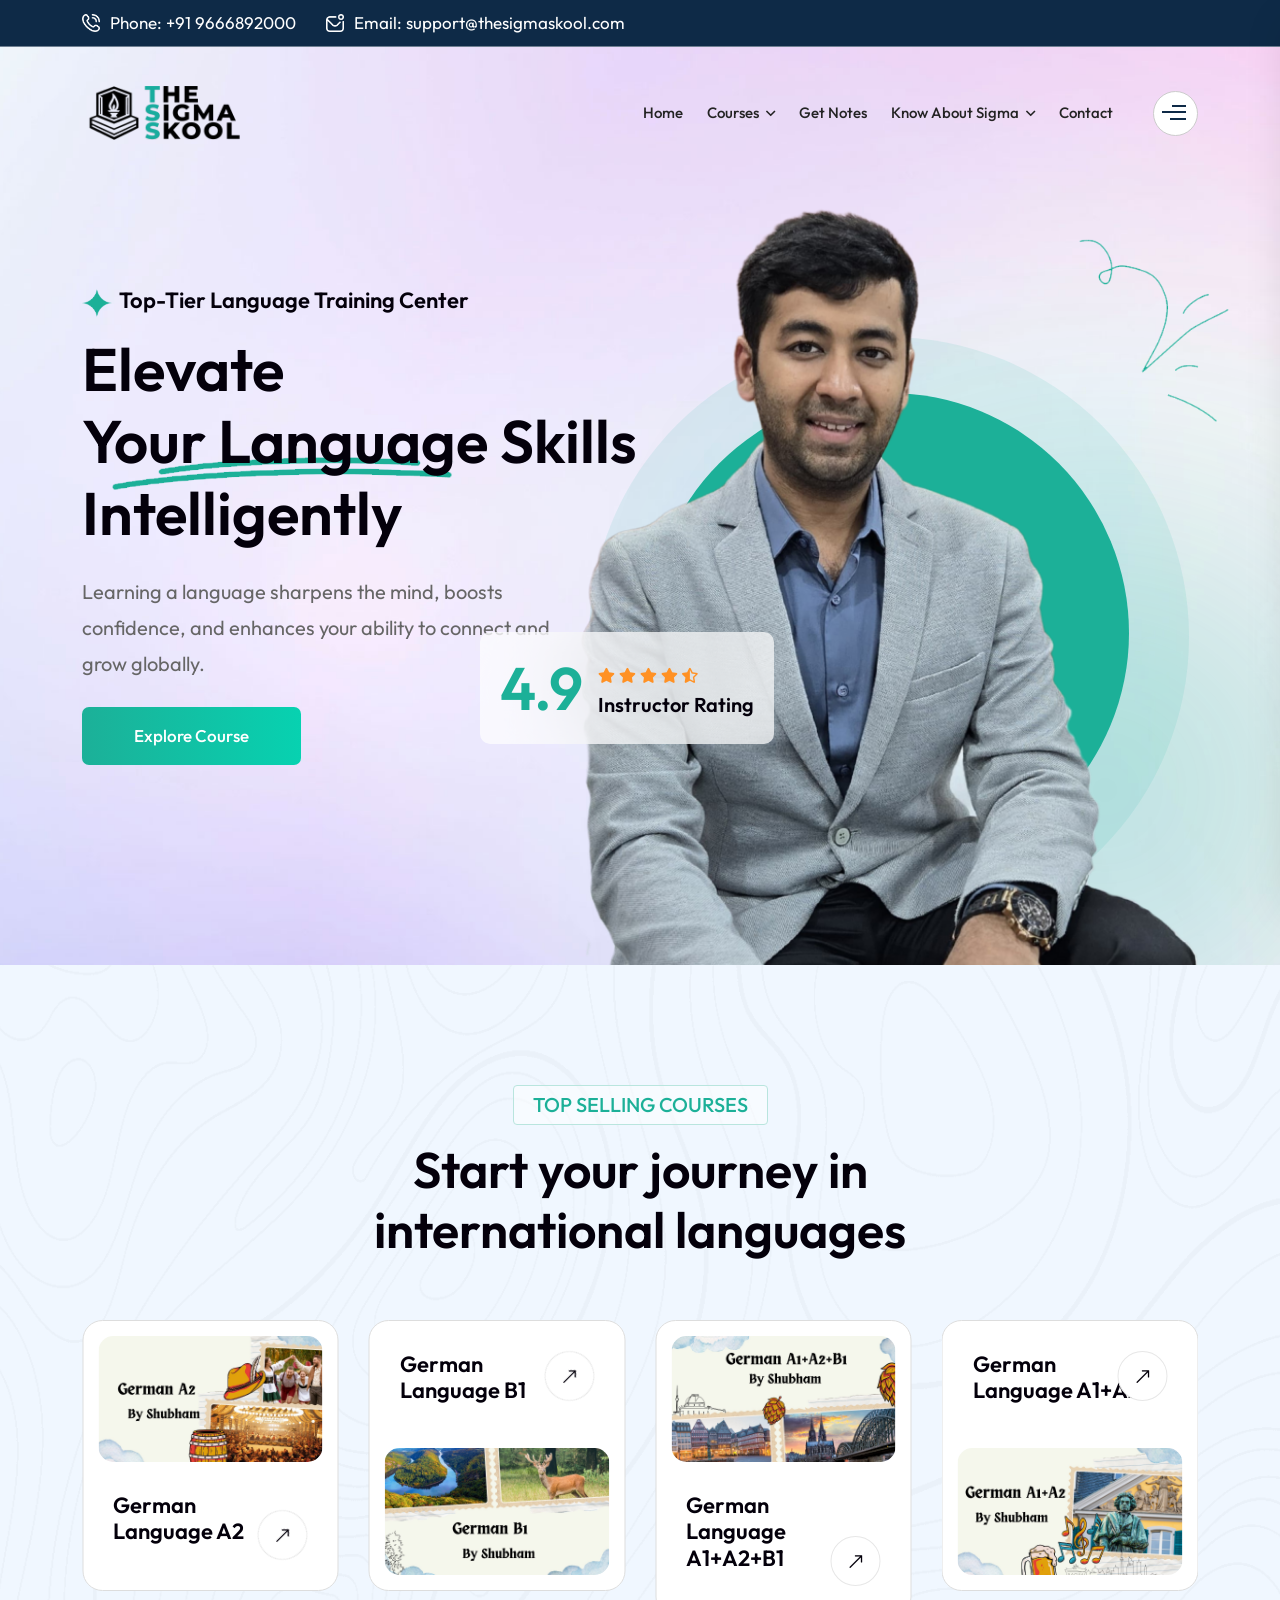
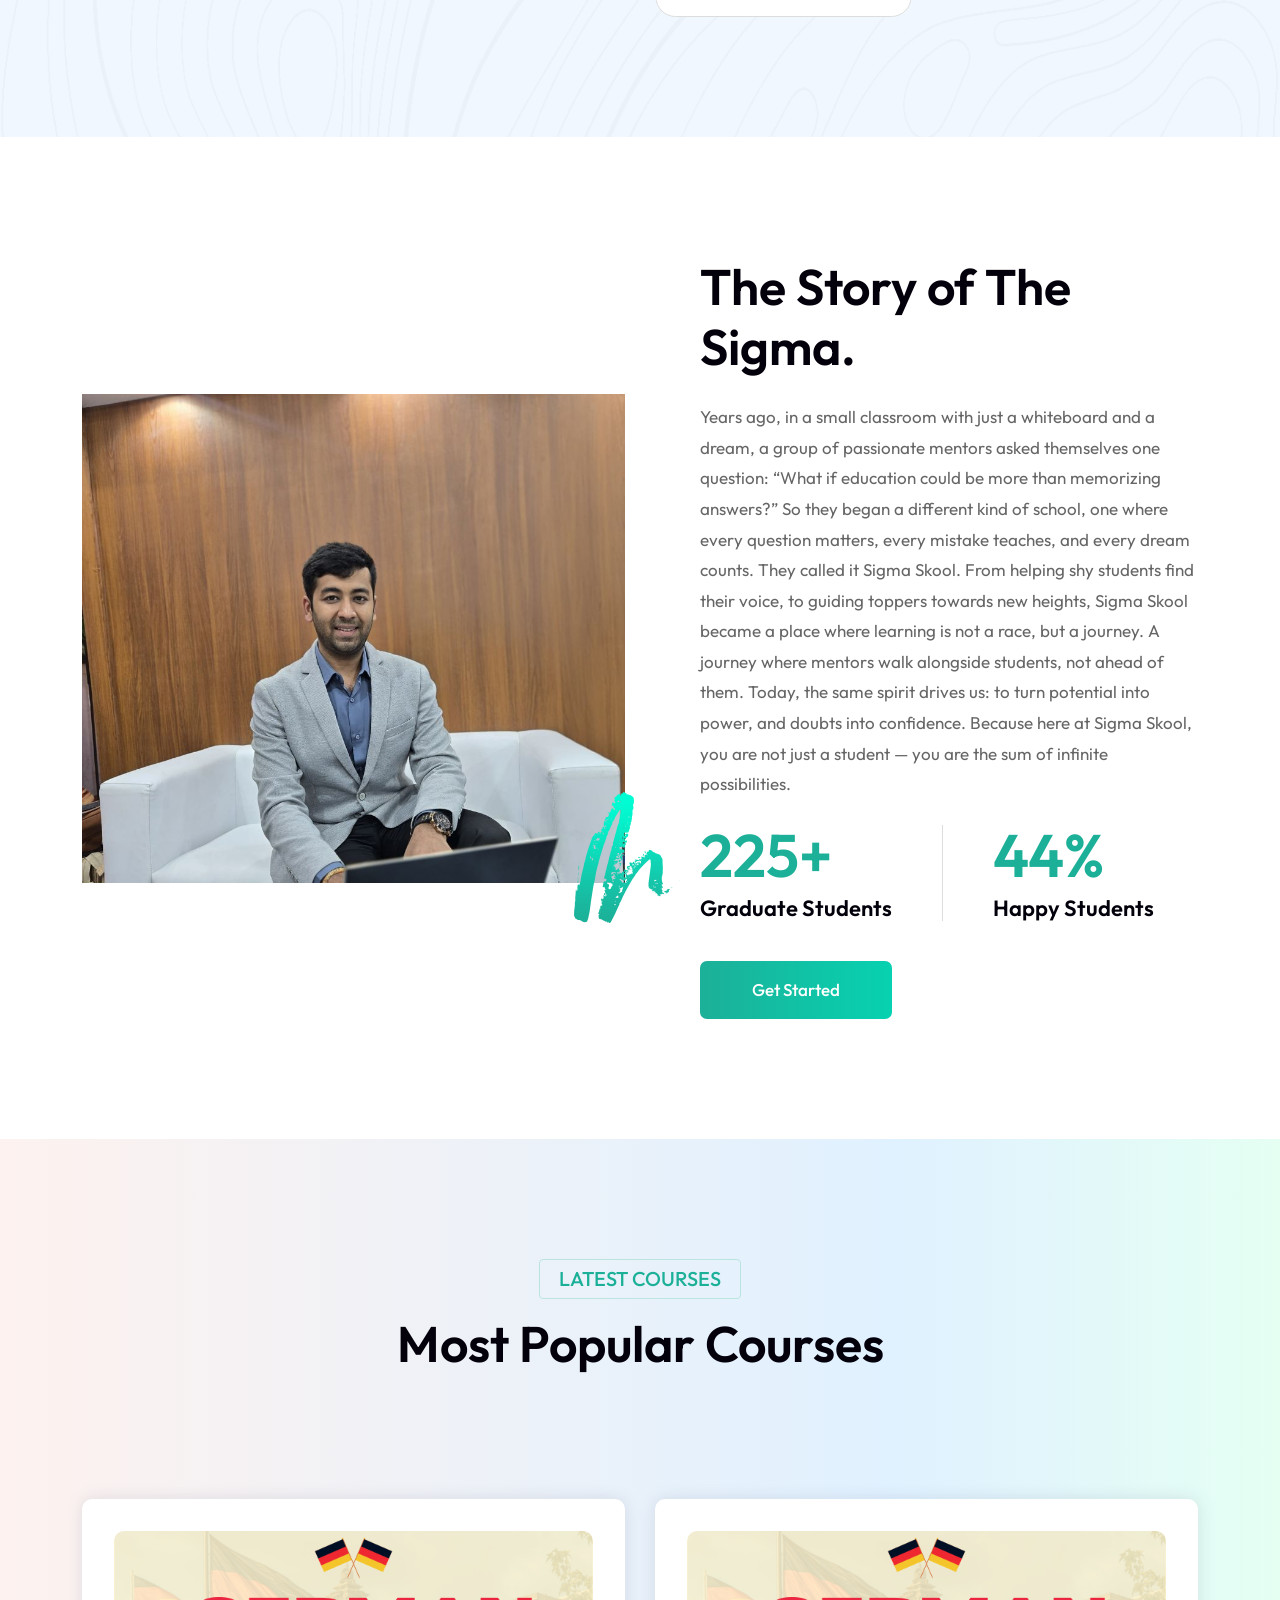
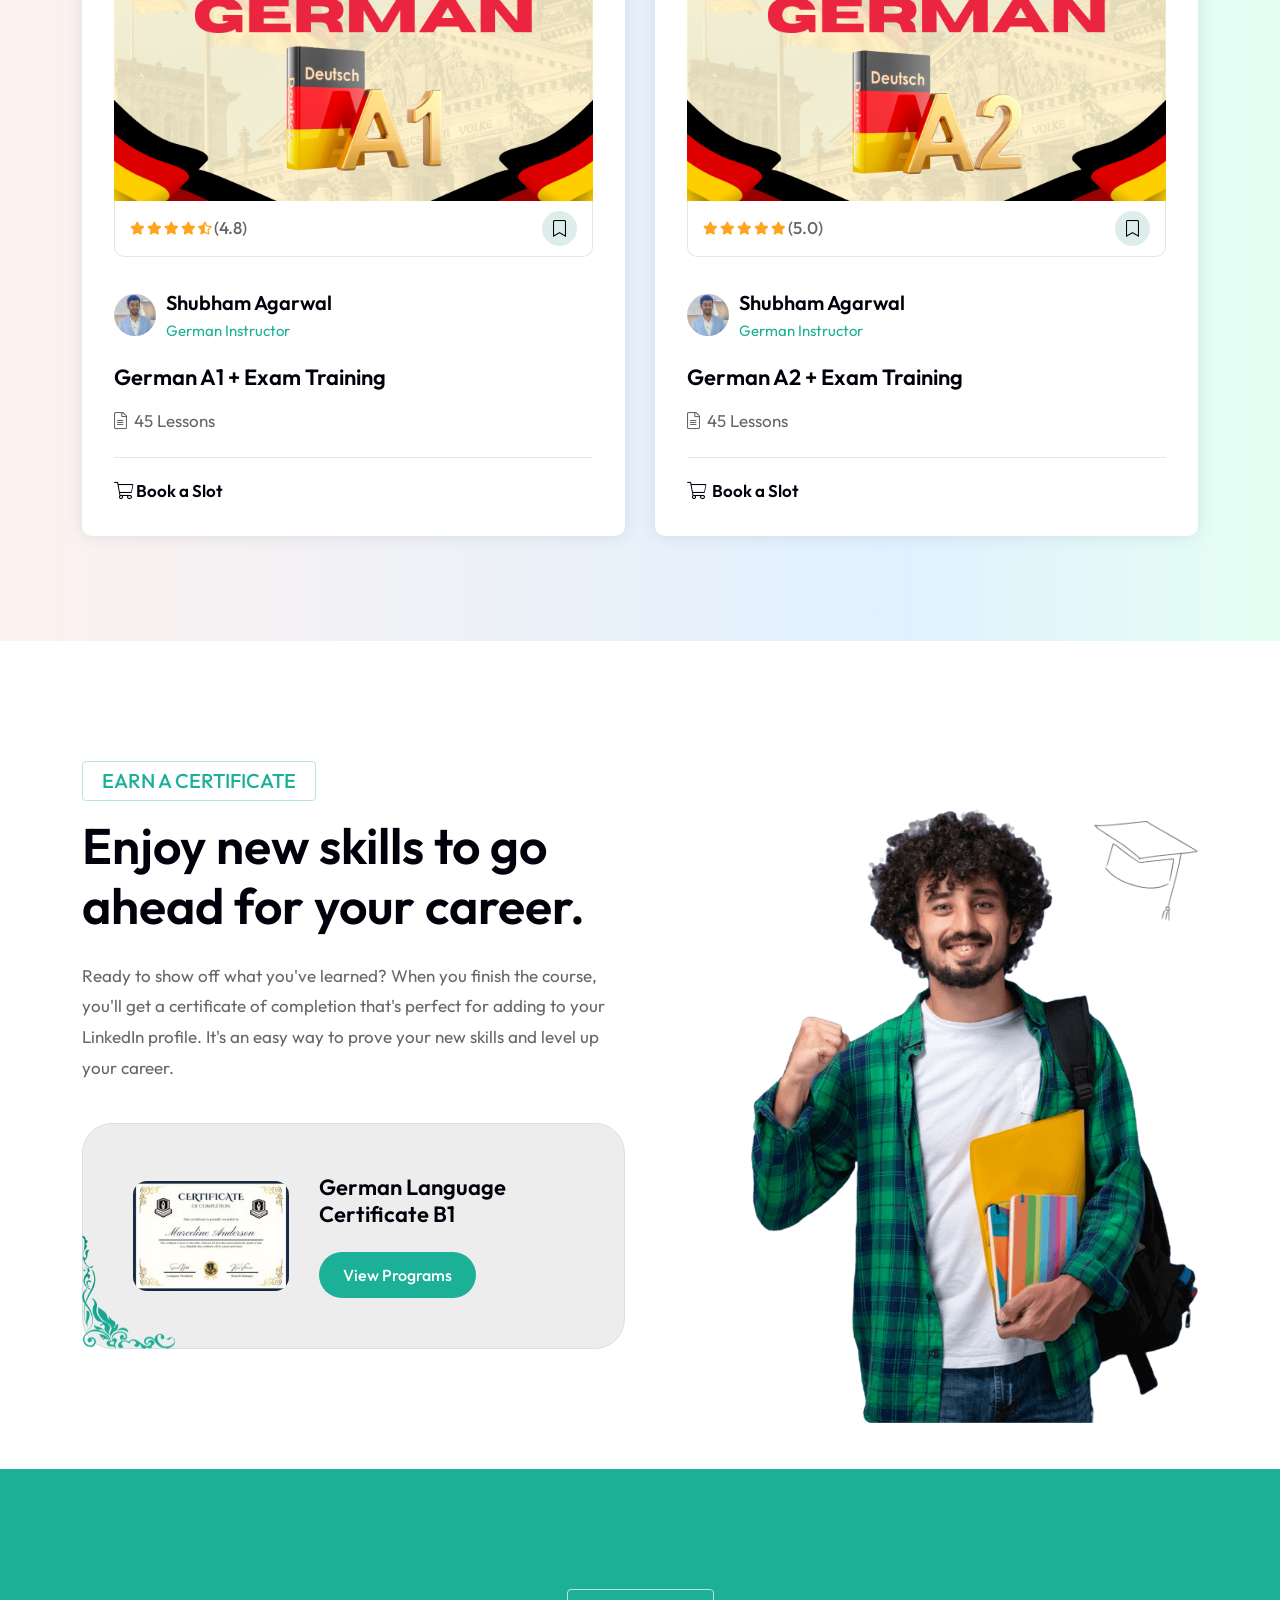
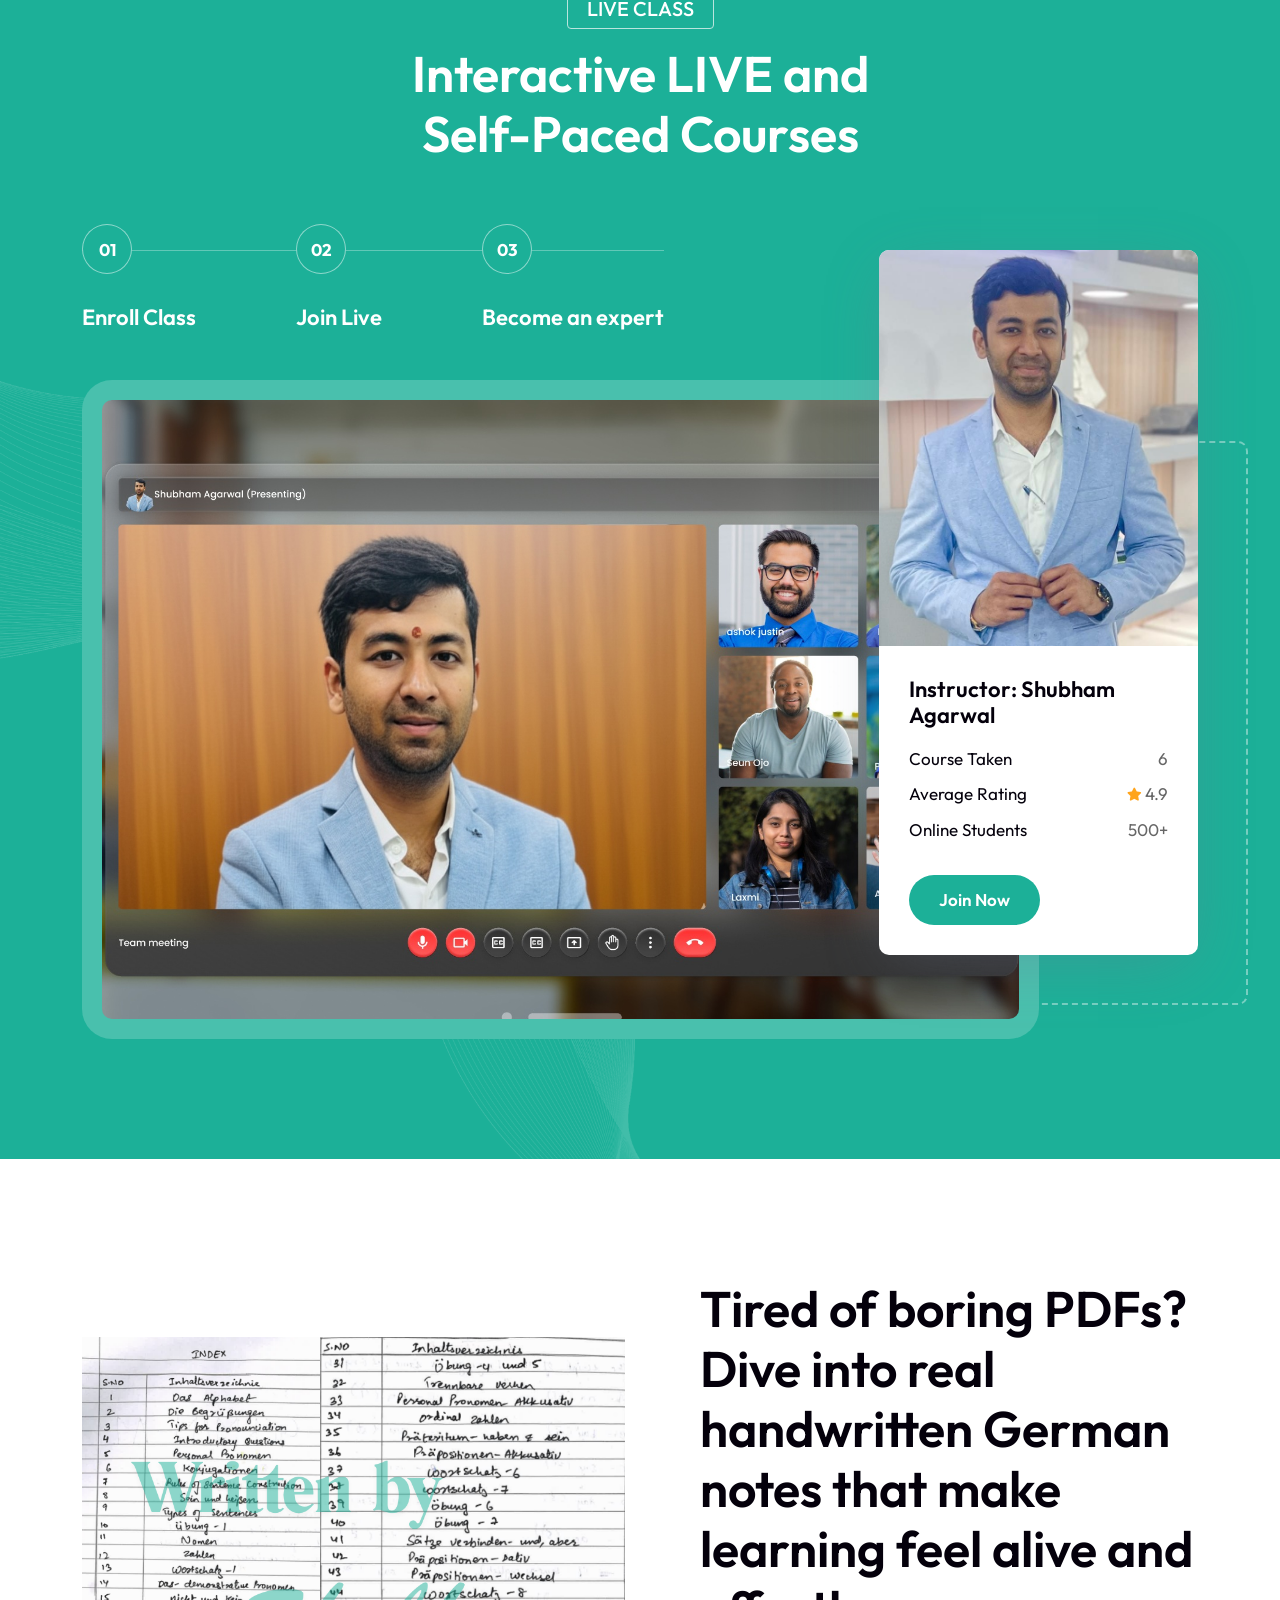
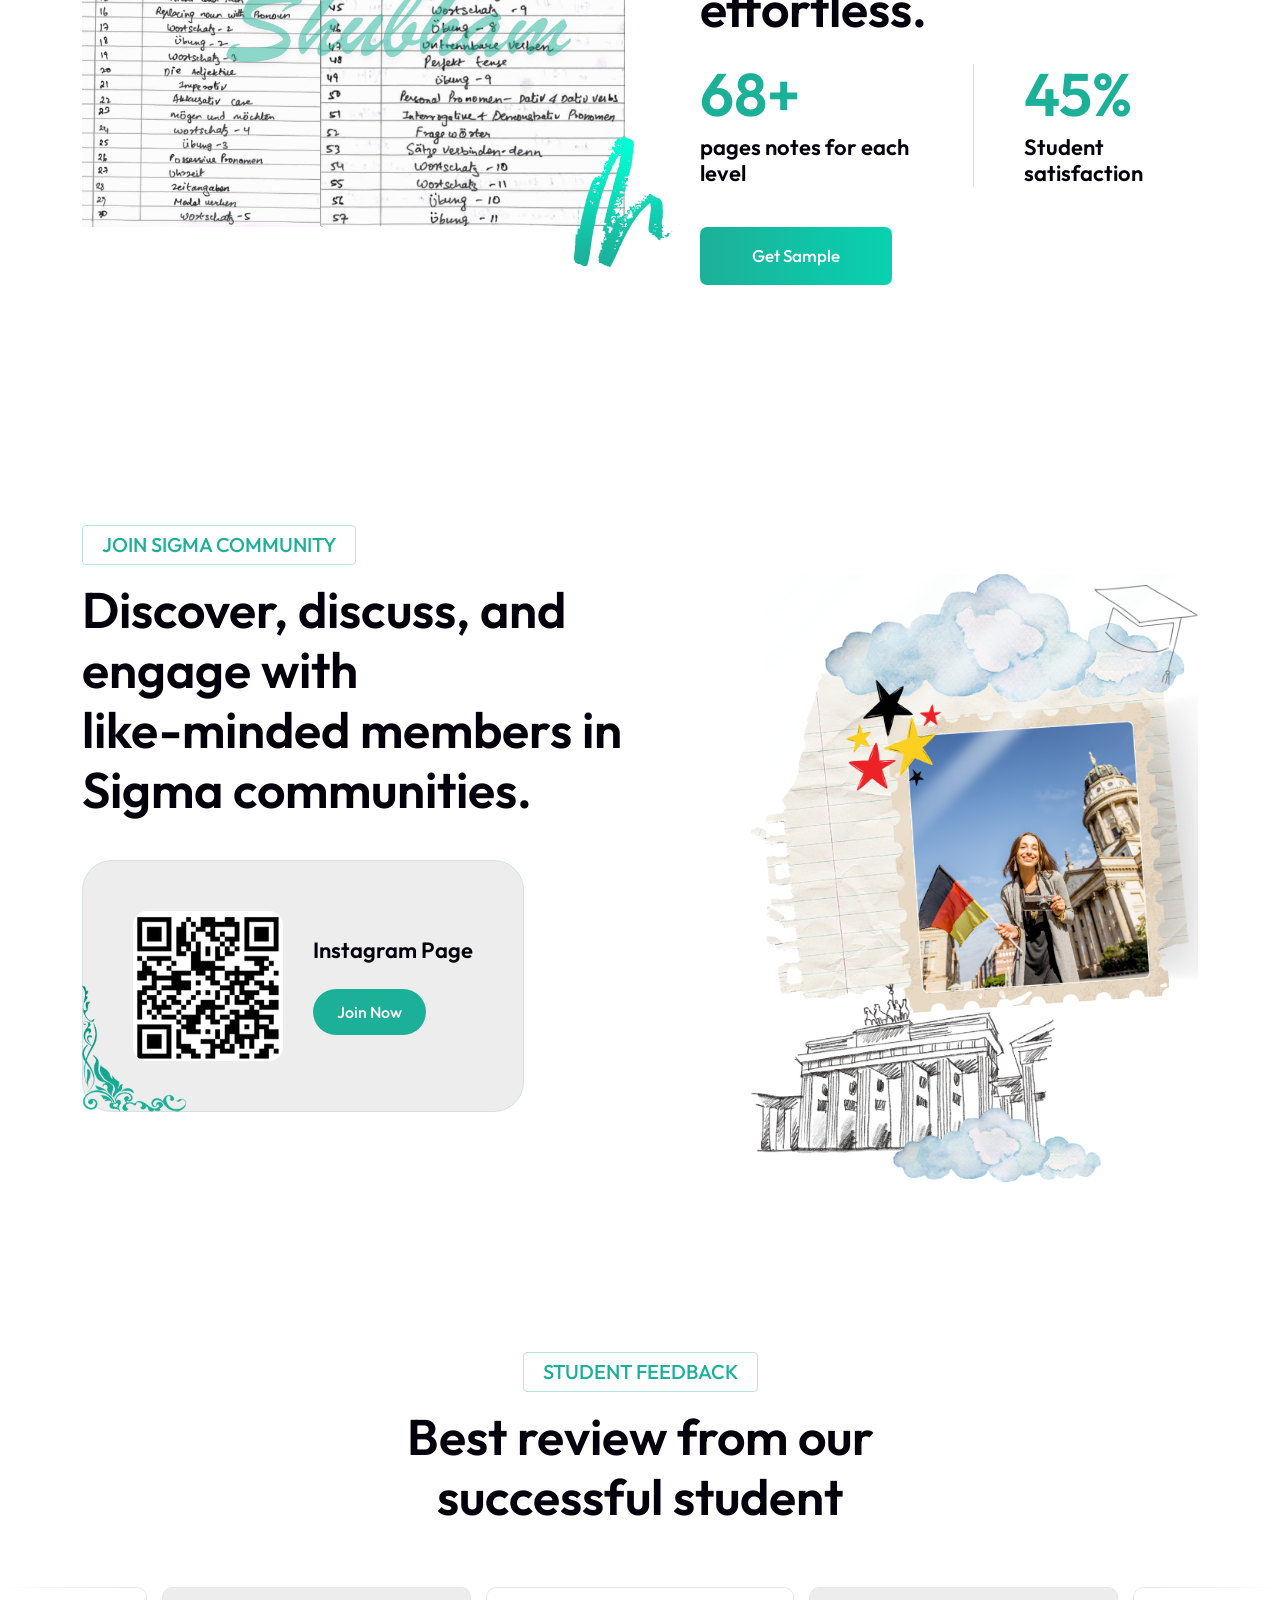
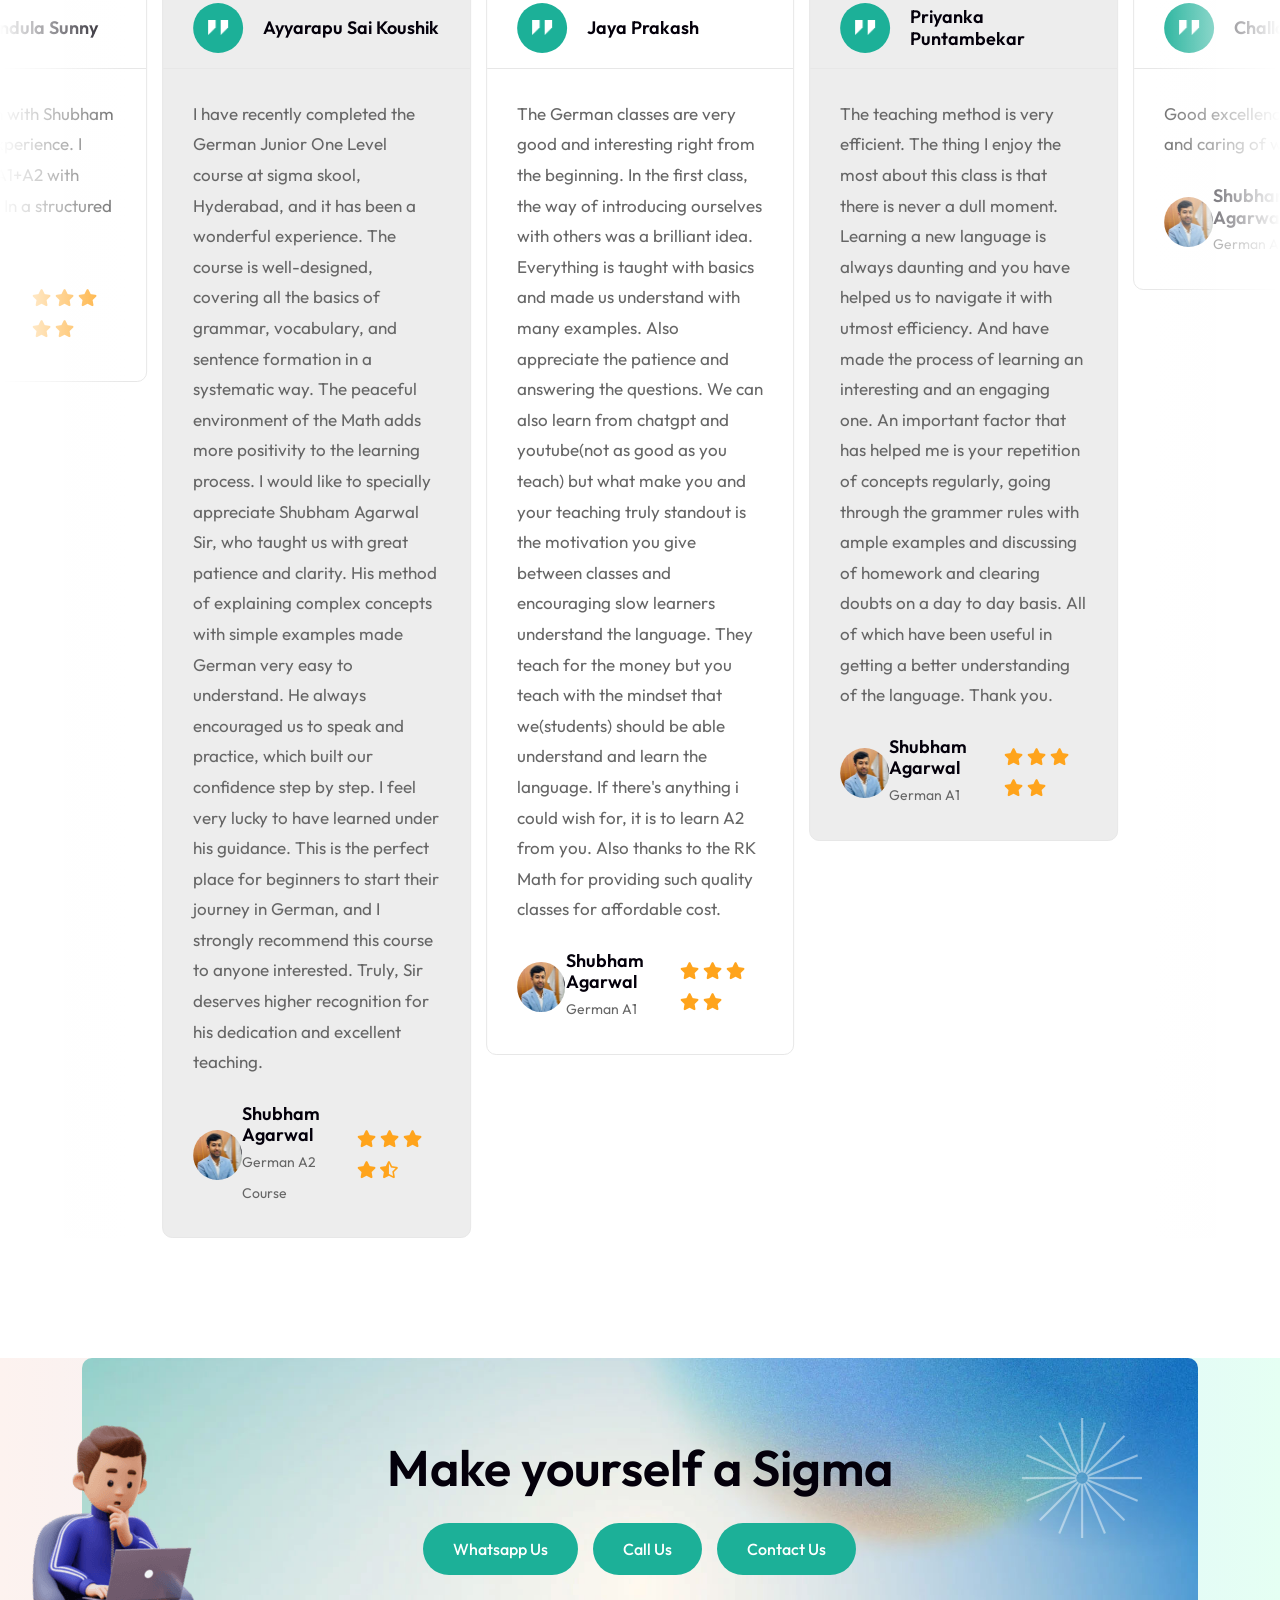
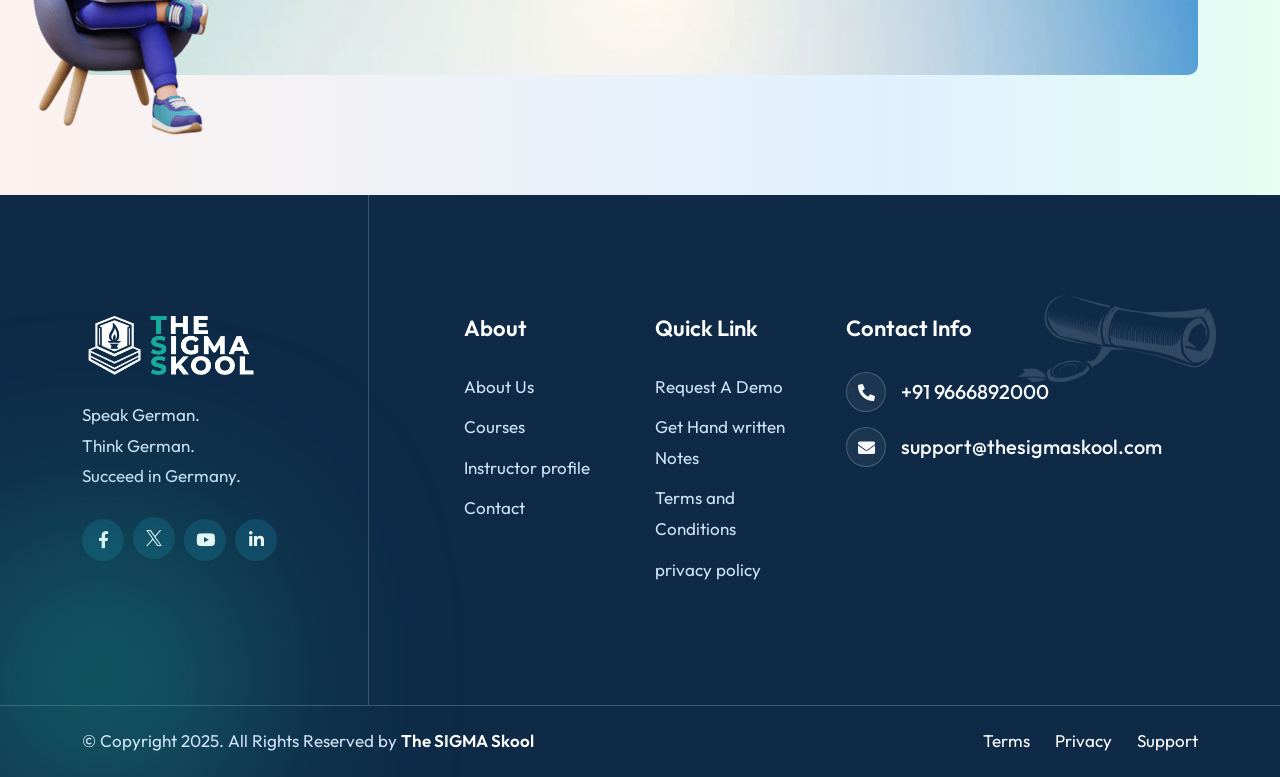
<file: index.html>
<!DOCTYPE html>
<html lang="en">

<head>
    <!-- ========== Meta Tags ========== -->
    <meta charset="utf-8">
    <meta http-equiv="X-UA-Compatible" content="IE=edge">
    <meta name="viewport" content="width=device-width, initial-scale=1">
    <meta name="description" content="Learna - Education HTML Template">

    <!-- ========== Page Title ========== -->
    <title>The Sigma Skool</title>

    <!-- ========== Favicon Icon ========== -->
    <link rel="shortcut icon" href="assets/img/favicon.png" type="image/x-icon">

    <!-- ========== Start Stylesheet ========== -->
    <link href="assets/css/bootstrap.min.css" rel="stylesheet">
    <link href="assets/css/font-awesome.min.css" rel="stylesheet">
    <link href="assets/css/magnific-popup.css" rel="stylesheet">
    <link href="assets/css/swiper-bundle.min.css" rel="stylesheet">
    <link href="assets/css/animate.min.css" rel="stylesheet">
    <link href="assets/css/validnavs.css" rel="stylesheet">
    <link href="assets/css/helper.css" rel="stylesheet">
    <link href="assets/css/unit-test.css" rel="stylesheet">
    <link href="assets/css/style.css" rel="stylesheet">
    <link href="style.css" rel="stylesheet">
    <!-- ========== End Stylesheet ========== -->

</head>

<body>

    <!-- Start Preloader 
    ============================================= -->
    <div id="preloader">
        <div id="edufix-preloader" class="edufix-preloader">
            <div class="animation-preloader">
                <div class="spinner"></div>
                <div class="txt-loading">
                    <span data-text-preloader="S" class="letters-loading">
                        S
                    </span>
                    <span data-text-preloader="I" class="letters-loading">
                        I
                    </span>
                    <span data-text-preloader="G" class="letters-loading">
                        G
                    </span>
                    <span data-text-preloader="M" class="letters-loading">
                        M
                    </span>
                    <span data-text-preloader="A" class="letters-loading">
                        A
                    </span>
                    <!-- <span data-text-preloader="X" class="letters-loading">
                        X
                    </span> -->
                </div>
            </div>
            <div class="loader">
                <div class="row">
                    <div class="col-3 loader-section section-left">
                        <div class="bg"></div>
                    </div>
                    <div class="col-3 loader-section section-left">
                        <div class="bg"></div>
                    </div>
                    <div class="col-3 loader-section section-right">
                        <div class="bg"></div>
                    </div>
                    <div class="col-3 loader-section section-right">
                        <div class="bg"></div>
                    </div>
                </div>
            </div>
        </div>
    </div>
    <!-- End Preloader -->

    <!--[if lte IE 9]>
        <p class="browserupgrade">You are using an <strong>outdated</strong> browser. Please <a href="https://browsehappy.com/">upgrade your browser</a> to improve your experience and security.</p>
    <![endif]-->

    <!-- Start Header Top 
    ============================================= -->
    <div class="top-bar-area top-bar-style-one bg-dark text-light">
        <div class="container">
            <div class="row align-center">
                <div class="col-lg-7">
                    <ul class="item-flex">
                        <li>
                            <a href="tel:+4733378901">
                                <img src="assets/img/icon/2.png" alt="Icon"> Phone: +91 9666892000
                            </a>
                        </li>
                        <li>
                            <a href="mailto:name@email.com">
                                <img src="assets/img/icon/3.png" alt="Icon"> Email: support@thesigmaskool.com
                            </a>
                        </li>
                    </ul>
                </div>
                <div class="col-lg-5 text-end">
                    <div class="item-flex">
                        <!-- <div class="dropdown">
                            <button class="btn btn-secondary dropdown-toggle" type="button" id="dropdownMenuButton1" data-bs-toggle="dropdown" aria-expanded="false">
                                <img src="assets/img/icon/flag.png" alt="Image Not Found">
                                English <i class="fas fa-angle-down"></i>
                            </button>
                            <ul class="dropdown-menu" aria-labelledby="dropdownMenuButton1">
                              <li><a class="dropdown-item" href="#">Spanish</a></li>
                              <li><a class="dropdown-item" href="#">Arabic</a></li>
                            </ul>
                        </div> -->
                        <!-- <div>
                            <a href="#"><img src="assets/img/icon/1.png" alt="Icon"> Admin</a>
                        </div> -->
                    </div>
                </div>
            </div>
        </div>
    </div>
    <!-- End Header Top -->

    <!-- Header 
    ============================================= -->
    <header>
        <!-- Start Navigation -->
        <nav
            class="navbar mobile-sidenav navbar-sticky navbar-default validnavs dark navbar-fixed no-background inc-topbar">


            <div class="container d-flex justify-content-between align-items-center">

                <!-- Start Header Navigation -->
                <div class="item-flex">
                    <div class="navbar-header">
                        <button type="button" class="navbar-toggle" data-toggle="collapse" data-target="#navbar-menu">
                            <i class="fa fa-bars"></i>
                        </button>
                        <a class="navbar-brand" href="index.html">
                            <img src="assets/img/logo.png" class="logo" alt="Logo">
                        </a>
                    </div>
                    <!-- <form class="search-form" action="#">
                        <input type="text" placeholder="Search" class="form-control" name="text">
                        <button type="submit">
                            <i class="fa fa-search"></i>
                        </button>  
                    </form> -->
                </div>
                <!-- End Header Navigation -->

                <div class="nav-item-box d-flex justify-content-between align-items-center">
                    <!-- Collect the nav links, forms, and other content for toggling -->
                    <div class="collapse navbar-collapse" id="navbar-menu">

                        <img src="assets/img/logo.png" alt="Logo">
                        <button type="button" class="navbar-toggle" data-toggle="collapse" data-target="#navbar-menu">
                            <i class="fa fa-times"></i>
                        </button>

                        <ul class="nav navbar-nav navbar-right" data-in="fadeInDown" data-out="fadeOutUp">
                            <li class="dropdown megamenu-fw megamenu-style-two">
                                <!-- <a href="#" class="dropdown-toggle" data-toggle="dropdown">SIGMA</a>
                                <ul class="dropdown-menu megamenu-content" role="menu">
                                    
                                    <li>
                                        <div class="col-menu-wrap">
                                            <div class="menu-cal-items">
                                                <div class="col-menu">
                                                    <h4>Homepage Layout</h4>
                                                    <ul class="menu-col">
                                                        <li><a href="index.html">Home</a></li>
                                                        <li><a href="index-2.html">Digital Course Hub</a></li>
                                                        <li><a href="index-3.html">Online Academy</a></li>
                                                        <li><a href="index-4.html">Distance learning</a></li>
                                                    </ul>
                                                </div>
                                                <div c4lass="col-menu">
                                                    <h4>Homepage Layout</h4>
                                                    <ul class="menu-col">
                                                        <li><a href="index-5.html">Digital Education</a></li>
                                                        <li><a href="index-6.html">Remote Training</a></li>
                                                        <li><a href="index-7.html">University Classic</a></li>
                                                        <li><a href="index-8.html">Kindergarten</a></li>
                                                    </ul>
                                                </div>
                                            </div>
                                            <div class="megamenu-banner">
                                                <img src="assets/img/thumb/20.jpg" alt="Image Not Found">
                                            </div>
                                        </div>
                                    </li>
                                </ul>
                            </li> -->
                            <li><a href="index.html">Home</a></li>
                            <li class="dropdown megamenu-fw megamenu-style-four">
                                <a href="#" class="dropdown-toggle" data-toggle="dropdown">Courses</a>
                                <ul class="dropdown-menu megamenu-content" role="menu">
                                    <li>
                                        <div class="col-menu-wrap">
                                            <div class="col-menu">
                                                <h6 class="title">German Language</h6>
                                                <div class="content">
                                                    <ul class="menu-col">
                                                        <li><a href="a1.html">German A1</a></li>
                                                        <li><a href="a2.html">German A2</a></li>
                                                        <li><a href="b1.html">German B1</a></li>
                                                        <li><a href="a1a2.html">German A1+A2</a></li>
                                                        <li><a href="a1a2b1.html">German A1+A2+B1</a></li>
                                                        <li><a href="a2b1.html">German A2+B1</a></li>
                                                    </ul>
                                                </div>
                                            </div>
                                            <!-- <div class="col-menu">
                                                <h6 class="title">Japanese Language</h6>
                                                <div class="content">
                                                    <ul class="menu-col">
                                                        <li><a href="course-filter.html">Comming Soon</a></li>
                                                        <li><a href="course-filter-sidebar.html">Course Filter Sidebar</a></li>
                                                        <li><a href="course-filter-list.html">Course Filter List</a></li>
                                                        <li><a href="course-filter-list-sidebar.html">Course Filter List Sidebar</a></li>
                                                        <li><a href="course-single.html">Course Details</a></li>
                                                        <li><a href="course-single-2.html">Course Details Two</a></li>
                                                    </ul>
                                                </div>
                                            </div> -->
                                        </div><!-- end row -->
                                    </li>
                                </ul>
                            </li>
                            <li><a href="notes_update.html">Get Notes</a></li>
                            <li class="dropdown megamenu-fw megamenu-style-three">
                                <a href="#aboutus" class="dropdown-toggle" data-toggle="dropdown">Know about Sigma</a>
                                <ul class="dropdown-menu megamenu-content" role="menu">
                                    <li>
                                    <!-- <li><a href="about-us-2.html">About Us Two</a></li> -->
                                    <!-- <li><a href="instructor.html">Instructor</a></li> -->
                                    <li><a href="profile.html">Instructor Profile</a></li>
                                    <li><a href="terms-and-conditions.html">Terms and Conditions</a></li>
                                    <li><a href="privacy-policy.html">privacy-policy</a></li>
                                    <!-- <div class="col-menu-wrap">
                                            <div class="col-menu">
                                                <h6 class="title">Get Started</h6>
                                                <div class="content">
                                                    <ul class="menu-col">
                                                        <li><a href="about-us.html">About Us</a></li>
                                                        <li><a href="about-us-2.html">About Us Two</a></li>
                                                        <li><a href="instructor.html">Instructor</a></li>
                                                        <li><a href="profile.html">Instructor Profile</a></li>
                                                        <li><a href="gallery.html">Gallery</a></li>
                                                    </ul>
                                                </div>
                                            </div>
                                            <div class="col-menu">
                                                <h6 class="title">Events</h6>
                                                <div class="content">
                                                    <ul class="menu-col">
                                                        <li><a href="event.html">Event Style One</a></li>
                                                        <li><a href="event-2.html">Event Style Two</a></li>
                                                        <li><a href="event-3.html">Event Style Three</a></li>
                                                        <li><a href="event-4.html">Event Style Four</a></li>
                                                        <li><a href="event-single.html">Event Details</a></li>
                                                    </ul>
                                                </div>
                                            </div>
                                            <div class="col-menu">
                                                <h6 class="title">Important Pages</h6>
                                                <div class="content">
                                                    <ul class="menu-col">
                                                        <li><a href="membership-plan.html">Membership Plan</a></li>
                                                        <li><a href="zoom-meeting.html">Zoom Meeting</a></li>
                                                        <li><a href="zoom-meeting-details.html">Zoom Meeting Details</a></li>
                                                        <li><a href="faq.html">Faqs</a></li>
                                                        <li><a href="privacy-policy.html">Privacy Policy</a></li>
                                                    </ul>
                                                </div>
                                            </div>    
                                            <div class="col-menu">
                                                <h6 class="title">Other Pages</h6>
                                                <div class="content">
                                                    <ul class="menu-col">
                                                        <li><a href="contact-us.html">Contact Us</a></li>
                                                        <li><a href="login.html">Login</a></li>
                                                        <li><a href="register.html">Register</a></li>
                                                        <li><a href="megamenu.html">Megamenu</a></li>
                                                        <li><a href="404.html">Error page</a></li>
                                                    </ul>
                                                </div>
                                            </div>
                                        </div> -->
                            </li>
                        </ul>
                        </li>

                        <!-- <li class="dropdown">
                                <a href="#" class="dropdown-toggle" data-toggle="dropdown" >Blog</a>
                                <ul class="dropdown-menu">
                                    <li><a href="blog-standard.html">Blog Standard</a></li>
                                    <li><a href="blog-with-sidebar.html">Blog With Sidebar</a></li>
                                    <li><a href="blog-2-colum.html">Blog Grid Two Colum</a></li>
                                    <li><a href="blog-3-colum.html">Blog Grid Three Colum</a></li>
                                    <li><a href="blog-single.html">Blog Single</a></li>
                                    <li><a href="blog-single-with-sidebar.html">Blog Single With Sidebar</a></li>
                                </ul> -->
                        </li>
                        <!-- <li><a href="contact-us.html">Blog</a></li> -->
                        <li><a href="contact-us.html">Contact</a></li>
                        </ul>
                    </div><!-- /.navbar-collapse -->

                    <div class="attr-right">
                        <!-- Start Atribute Navigation -->
                        <div class="attr-nav">
                            <ul>
                                <li class="side-menu">
                                    <a href="#">
                                        <div class="menu-icon">
                                            <span class="bar-1"></span>
                                            <span class="bar-2"></span>
                                            <span class="bar-3"></span>
                                        </div>
                                    </a>
                                </li>
                            </ul>

                        </div>
                        <!-- End Atribute Navigation -->
                    </div>
                </div>

                <!-- Start Side Menu -->
                <div class="side">
                    <a href="#" class="close-side"><i class="fas fa-times"></i></a>
                    <div class="widget">
                        <div class="logo">
                            <img src="assets/img/logo-light.png" alt="Logo">
                        </div>
                        <p>
                            Sigma Skool offers expert-led German language courses guided by high-profile instructors
                            with global teaching experience. Our curriculum emphasizes real-world communication,
                            cultural fluency, and career relevance. Mastering German opens doors to international
                            education, top-tier job markets, and global networking—making language learning an
                            investment in your future success.

                        </p>
                    </div>
                    <div class="widget address">
                        <div>
                            <ul>
                                <li>
                                    <div class="content">
                                        <p>Address</p>
                                        <strong>Hyderabad</strong>
                                    </div>
                                </li>
                                <li>
                                    <div class="content">
                                        <p>Email</p>
                                        <strong>support@thesigmaskool.com</strong>
                                    </div>
                                </li>
                                <li>
                                    <div class="content">
                                        <p>Contact</p>
                                        <strong>+91 9666892000</strong>
                                    </div>
                                </li>
                            </ul>
                        </div>
                    </div>
                    <div class="row">
                    <div class="col-xl-8 offset-xl-2 col-lg-10 offset-lg-1">
                        <h2 class="title split-text">Make yourself a Sigma</h2>
                        <ul class="list-check">
                            <li><a class="btn circle btn-theme animation" href="https://wa.me/919666892000">Whatsapp
                                    Us</a></li>
                            <li><a class="btn circle btn-theme animation" href="tel:+919666892000">Call Us</a></li>
                            <li><a class="btn circle btn-theme animation" href="contact-us.html">Contact Us</a></li>
                        </ul>


                    </div>
                </div>
                    <div class="widget social">
                        <ul class="link">
                            <li><a href="#"><i class="fab fa-facebook-f"></i></a></li>
                            <li><a href="#"><i class="fab fa-twitter"></i></a></li>
                            <li><a href="#"><i class="fab fa-linkedin-in"></i></a></li>
                            <!-- <li><a href="#"><i class="fab fa-behance"></i></a></li> -->
                        </ul>
                    </div>

                </div>
                <!-- End Side Menu -->

            </div>
            <!-- Overlay screen for menu -->
            <div class="overlay-screen"></div>
            <!-- End Overlay screen for menu -->
        </nav>
        <!-- End Navigation -->
    </header>
    <!-- End Header -->

    <!-- Start Banner Area 
    ============================================= -->
    <div class="banner-style-nine-area bg-cover" style="background-image: url(assets/img/shape/banner-7.jpg);">
        <div class="container">
            <div class="banner-style-nine-items">
                <div class="row align-items-center">
                    <div class="col-lg-7 pr-60 pr-md-15 pr-xs-15">
                        <div class="info">
                            <h4><img src="assets/img/shape/91.png" alt="Image Not Found"> Top-Tier Language Training
                                Center</h4>
                            <h2>Elevate <strong>Your Language</strong> Skills Intelligently</h2>
                            <p>
                                Learning a language sharpens the mind, boosts confidence, and enhances your ability to
                                connect and grow globally.
                            </p>
                            <a class="btn btn-md btn-gradient animation" href="#courses">Explore
                                Course</a>
                        </div>
                    </div>
                    <div class="col-lg-5">
                        <div class="thumb">
                            <img src="assets\img\illustration\shubham.png" alt="Image Not Found">
                            <img src="assets/img/shape/92.png" alt="Image Not Found">
                            <div class="card-style-seven">
                                <h2>4.9</h2>
                                <div class="content">
                                    <div class="icon">
                                        <i class="fas fa-star"></i>
                                        <i class="fas fa-star"></i>
                                        <i class="fas fa-star"></i>
                                        <i class="fas fa-star"></i>
                                        <i class="fas fa-star-half-alt"></i>
                                    </div>
                                    <h4>Instructor Rating</h4>
                                </div>
                            </div>
                        </div>
                    </div>
                </div>
            </div>
        </div>
    </div>
    <!-- End Banner -->

    <!-- Start Category 
    ============================================= -->
    <div class="category-style-two-area default-padding bg-cover bg-gray-secondary"
        style="background-image: url(assets/img/shape/wooden.png);">
        <div class="container">
            <div class="row">
                <div class="col-lg-8 offset-lg-2">
                    <div class="site-heading text-center">
                        <h4 class="sub-title">Top Selling Courses</h4>
                        <h2 class="title split-text">Start your journey in international languages</h2>
                    </div>
                </div>
            </div>
        </div>
        <div class="container">
            <div class="row">
                <div class="col-lg-12">
                    <div class="category-style-two-carousel swiper">
                        <!-- Additional required wrapper -->
                        <div class="swiper-wrapper">

                            <!-- Single Item -->
                            <div class="swiper-slide">
                                <div class="category-style-two-item wow fadeInUp">
                                    <a href="a1.html">
                                        <div class="info">
                                            <h4>German <strong>Language A1</strong></h4>
                                            <!-- <span></span> -->
                                        </div>
                                        <i class="fas fa-long-arrow-right"></i>
                                        <div class="thumb">
                                            <img src="assets\img\courses\5.jpg" alt="Image Not Found">
                                        </div>
                                    </a>
                                </div>
                            </div>
                            <!-- End Single Item -->

                            <!-- Single Item -->
                            <div class="swiper-slide">
                                <div class="category-style-two-item wow fadeInUp" data-wow-delay="100ms">
                                    <a href="a2.html">
                                        <div class="info">
                                            <h4>German <strong> Language A2</strong></h4>
                                            <!-- <span>3 Courses</span> -->
                                        </div>
                                        <i class="fas fa-long-arrow-right"></i>
                                        <div class="thumb">
                                            <img src="assets\img\courses\a2.jpg" alt="Image Not Found">
                                        </div>
                                    </a>
                                </div>
                            </div>
                            <!-- End Single Item -->
                             <!-- Single Item -->
                            <div class="swiper-slide">
                                <div class="category-style-two-item wow fadeInUp" data-wow-delay="100ms">
                                    <a href="b1.html">
                                        <div class="info">
                                            <h4>German <strong> Language B1</strong></h4>
                                            <!-- <span>3 Courses</span> -->
                                        </div>
                                        <i class="fas fa-long-arrow-right"></i>
                                        <div class="thumb">
                                            <img src="assets\img\courses\b1.jpg" alt="Image Not Found">
                                        </div>
                                    </a>
                                </div>
                            </div>
                            <!-- End Single Item -->

                         <!-- Single Item -->
                            <div class="swiper-slide">
                                <div class="category-style-two-item wow fadeInUp" data-wow-delay="100ms">
                                    <a href="a1a2b1.html">
                                        <div class="info">
                                            <h4>German <strong> Language A1+A2+B1</strong></h4>
                                            <!-- <span>3 Courses</span> -->
                                        </div>
                                        <i class="fas fa-long-arrow-right"></i>
                                        <div class="thumb">
                                            <img src="assets\img\courses\a1a2b1.jpg" alt="Image Not Found">
                                        </div>
                                    </a>
                                </div>
                            </div>
                            <!-- End Single Item -->

                                                     <!-- Single Item -->
                            <div class="swiper-slide">
                                <div class="category-style-two-item wow fadeInUp" data-wow-delay="100ms">
                                    <a href="a1a2.html">
                                        <div class="info">
                                            <h4>German <strong> Language A1+A2</strong></h4>
                                            <!-- <span>3 Courses</span> -->
                                        </div>
                                        <i class="fas fa-long-arrow-right"></i>
                                        <div class="thumb">
                                            <img src="assets\img\courses\a1a2.jpg" alt="Image Not Found">
                                        </div>
                                    </a>
                                </div>
                            </div>
                            <!-- End Single Item -->
                                                      <!-- Single Item -->
                            <div class="swiper-slide">
                                <div class="category-style-two-item wow fadeInUp" data-wow-delay="100ms">
                                    <a href="a2b1.html">
                                        <div class="info">
                                            <h4>German <strong> Language A2+B1</strong></h4>
                                            <!-- <span>3 Courses</span> -->
                                        </div>
                                        <i class="fas fa-long-arrow-right"></i>
                                        <div class="thumb">
                                            <img src="assets\img\courses\a2b1.jpg" alt="Image Not Found">
                                        </div>
                                    </a>
                                </div>
                            </div>
                            <!-- End Single Item -->

                        </div>
                    </div>
                </div>
            </div>
        </div>
    </div>
    <!-- End Category -->

    <!-- Start About 
    ============================================= -->
    <div class="about-style-three-area overflow-hidden default-padding" id="aboutus">
        <div class="container">
            <div class="about-style-three-items wow fadeInUp" data-wow-delay="200ms">
                <div class="row align-center">
                    <div class="col-lg-6">
                        <div class="about-style-three-thumb">
                            <img src="assets/img/thumb/14.jpg" alt="Image Not Found">
                            <img src="assets/img/shape/45.png" alt="Image Not Found">
                        </div>
                    </div>
                    <div class="col-lg-6 pl-60 pl-md-15 pl-xs-15">
                        <div class="about-style-three-info">
                            <h2 class="title split-text">The Story of The Sigma.</h2>
                            <p>
                                Years ago, in a small classroom with just a whiteboard and a dream, a group of
                                passionate mentors asked themselves
                                one question: “What if education could be more than memorizing answers?”

                                So they began a different kind of school, one where every question matters, every
                                mistake teaches, and every dream
                                counts. They called it Sigma Skool.

                                From helping shy students find their voice, to guiding toppers towards new heights,
                                Sigma Skool became a place where
                                learning is not a race, but a journey. A journey where mentors walk alongside students,
                                not ahead of them.

                                Today, the same spirit drives us: to turn potential into power, and doubts into
                                confidence.
                                Because here at Sigma Skool, you are not just a student — you are the sum of infinite
                                possibilities.
                            </p>
                            <div class="fact-style-two">
                                <div class="fun-fact">
                                    <div class="counter">
                                        <div class="timer" data-to="500" data-speed="2000">500</div>
                                        <div class="operator">+</div>
                                    </div>
                                    <h4>Graduate Students</h4>
                                </div>
                                <div class="fun-fact">
                                    <div class="counter">
                                        <div class="timer" data-to="98" data-speed="2000">98</div>
                                        <div class="operator">%</div>
                                    </div>
                                    <h4>Happy Students</h4>
                                </div>
                            </div>
                            <a class="btn btn-md btn-gradient animation" href="contact-us.html">Get Started</a>
                        </div>
                    </div>
                </div>
            </div>
        </div>
    </div>
    <!-- End About -->

    <!-- Start Course 
    ============================================= -->
    <div class="course-style-two-area default-padding bottom-less bg-gray-gradient-secondary overflow-hidden"
        id="courses">
        <div class="container">
            <div class="row">
                <div class="col-lg-8 offset-lg-2">
                    <div class="site-heading text-center">
                        <h4 class="sub-title">Latest Courses</h4>
                        <h2 class="title">Most Popular Courses</h2>
                    </div>
                </div>
            </div>
        </div>
        <div class="container">
            <div class="row">
                <div class="col-lg-12">
                    <div class="course-style-one-bullet swiper">
                        <div class="swiper-wrapper">


                            <!-- <div class="swiper-slide">
                                <div class="course-bullet-item">
                                    <div class="icon">
                                        <img src="assets/img/icon/26.png" alt="Image Not Found">
                                    </div>
                                    <div class="info">
                                        <h4>German</h4>
                                        <span>6 Courses</span>
                                    </div>
                                </div>
                            </div> -->
                            <!-- <div class="swiper-slide">
                                <div class="course-bullet-item">
                                    <div class="icon">
                                        <img src="assets/img/icon/27.png" alt="Image Not Found">
                                    </div>
                                    <div class="info">
                                        <h4>Japanese</h4>
                                        <span>5 Courses</span>
                                    </div>
                                </div>
                            </div>
                            <div class="swiper-slide">
                                <div class="course-bullet-item">
                                    <div class="icon">
                                        <img src="assets/img/icon/28.png" alt="Image Not Found">
                                    </div>
                                    <div class="info">
                                        <h4>Spoken English</h4>
                                        <span>10 Courses</span>
                                    </div>
                                </div>
                            </div>
                            <div class="swiper-slide">
                                <div class="course-bullet-item">
                                    <div class="icon">
                                        <img src="assets/img/icon/29.png" alt="Image Not Found">
                                    </div>
                                    <div class="info">
                                        <h4>French</h4>
                                        <span>6 Courses</span>
                                    </div>
                                </div>
                            </div>
                            <div class="swiper-slide">
                                <div class="course-bullet-item">
                                    <div class="icon">
                                        <img src="assets/img/icon/30.png" alt="Image Not Found">
                                    </div>
                                    <div class="info">
                                        <h4>Spanish</h4>
                                        <span>7 Courses</span>
                                    </div>
                                </div>
                            </div> -->
                        </div>
                    </div>
                </div>
            </div>

            <div class="course-style-one-carousel swiper">
                <div class="swiper-wrapper">

                    <!-- Single Item -->
                    <div class="swiper-slide">
                        <div class="row">
                            <div class="course-inner-carousel swiper">
                                <div class="swiper-wrapper">
                                    <!-- Single Item -->
                                    <div class="swiper-slide">
                                        <div class="course-style-one-item hover-less style-two">
                                            <div class="thumb">
                                                <img src="assets/img/courses/1.png" alt="Image Not Found">
                                            </div>
                                            <div class="top-meta">
                                                <ul>
                                                    <li>
                                                        <div class="course-rating">
                                                            <i class="fas fa-star"></i>
                                                            <i class="fas fa-star"></i>
                                                            <i class="fas fa-star"></i>
                                                            <i class="fas fa-star"></i>
                                                            <i class="fas fa-star-half-alt"></i>
                                                            <span>(4.8)</span>
                                                        </div>
                                                    </li>
                                                </ul>
                                                <div class="bookmark">
                                                    <a href="a1.html"><i class="fas fa-bookmark"></i></a>
                                                </div>
                                            </div>
                                            <div class="info">
                                                <div class="author">
                                                    <img src="assets/img/courses/profile.png" alt="Image Not Found">
                                                    <a href="profile.html">Shubham Agarwal <span>German Instructor</span></a>
                                                </div>
                                                <h4><a href="a1.html">German A1 + Exam Training</a></h4>
                                                <div class="course-meta">
                                                    <ul>
                                                        <li>
                                                            <i class="fas fa-file-alt"></i> 45 Lessons
                                                        </li>
                                                        <!-- <li>
                                                            <i class="fas fa-user"></i> 120 Students
                                                        </li> -->
                                                    </ul>
                                                </div>
                                            </div>
                                            <div class="course-bottom-meta">
                                                <!-- <h2 class="price"><del>$48.00</del> $32.00</h2> -->
                                                <a href="contact-us.html"><i class="fas fa-shopping-cart"></i>Book a Slot</a>
                                            </div>
                                        </div>
                                    </div>
                                    <!-- Single Item -->
                                    <!-- Single Item -->
                                    <div class="swiper-slide">
                                        <div class="course-style-one-item hover-less style-two">
                                            <div class="thumb">
                                                <img src="assets/img/courses/2.png" alt="Image Not Found">
                                            </div>
                                            <div class="top-meta">
                                                <ul>
                                                    <li>
                                                        <div class="course-rating">
                                                            <i class="fas fa-star"></i>
                                                            <i class="fas fa-star"></i>
                                                            <i class="fas fa-star"></i>
                                                            <i class="fas fa-star"></i>
                                                            <i class="fas fa-star"></i>
                                                            <span>(5.0)</span>
                                                        </div>
                                                    </li>
                                                </ul>
                                                <div class="bookmark">
                                                    <a href="a2.html"><i class="fas fa-bookmark"></i></a>
                                                </div>
                                            </div>
                                            <div class="info">
                                                <div class="author">
                                                    <img src="assets/img/courses/profile.png" alt="Image Not Found">
                                                    <a href="profile.html">Shubham Agarwal <span>German Instructor</span></a>
                                                </div>
                                                <h4><a href="a2.html">German A2 + Exam Training</a></h4>
                                                <div class="course-meta">
                                                    <ul>
                                                        <li>
                                                            <i class="fas fa-file-alt"></i> 45 Lessons
                                                        </li>
                                                        <!-- <li>
                                                            <i class="fas fa-user"></i> 340 Students
                                                        </li> -->
                                                    </ul>
                                                </div>
                                            </div>
                                            <div class="course-bottom-meta">
                                                <!-- <h2 class="price"><del>$53.00</del> $28.00</h2> -->
                                                <a href="contact-us.html"><i class="fas fa-shopping-cart"></i> Book a Slot</a>
                                            </div>
                                        </div>
                                    </div>
                                    <!-- Single Item -->
                                    <!-- Single Item -->
                                    <div class="swiper-slide">
                                        <div class="course-style-one-item hover-less style-two">
                                            <div class="thumb">
                                                <img src="assets/img/courses/3.png" alt="Image Not Found">
                                            </div>
                                            <div class="top-meta">
                                                <ul>
                                                    <li>
                                                        <div class="course-rating">
                                                            <i class="fas fa-star"></i>
                                                            <i class="fas fa-star"></i>
                                                            <i class="fas fa-star"></i>
                                                            <i class="fas fa-star"></i>
                                                            <i class="fas fa-star-half-alt"></i>
                                                            <span>(4.9)</span>
                                                        </div>
                                                    </li>
                                                </ul>
                                                <div class="bookmark">
                                                    <a href="b1.html"><i class="fas fa-bookmark"></i></a>
                                                </div>
                                            </div>
                                            <div class="info">
                                                <div class="author">
                                                    <img src="assets/img/courses/profile.png" alt="Image Not Found">
                                                    <a href="profile.html">Shubham Agarwal <span>German Instructor</span></a>
                                                </div>
                                                <h4><a href="b1.html">German B1 + Exam Training</a></h4>
                                                <div class="course-meta">
                                                    <ul>
                                                        <li>
                                                            <i class="fas fa-file-alt"></i> 60 Lessons
                                                        </li>
                                                        <li>
                                                            <!-- <i class="fas fa-user"></i> 650 Students -->
                                                        </li>
                                                    </ul>
                                                </div>
                                            </div>
                                            <div class="course-bottom-meta">
                                                <!-- <h2 class="price"><del>$36.00</del> $20.00</h2> -->
                                                <a href="contact-us.html"><i class="fas fa-shopping-cart"></i> Book a Slot</a>
                                            </div>
                                        </div>
                                    </div>
                                    <!-- Single Item -->
                                       <!-- Single Item -->
                                    <div class="swiper-slide">
                                        <div class="course-style-one-item hover-less style-two">
                                            <div class="thumb">
                                                <img src="assets/img/courses/4.png" alt="Image Not Found">
                                            </div>
                                            <div class="top-meta">
                                                <ul>
                                                    <li>
                                                        <div class="course-rating">
                                                            <i class="fas fa-star"></i>
                                                            <i class="fas fa-star"></i>
                                                            <i class="fas fa-star"></i>
                                                            <i class="fas fa-star"></i>
                                                            <i class="fas fa-star-half-alt"></i>
                                                            <span>(4.8)</span>
                                                        </div>
                                                    </li>
                                                </ul>
                                                <div class="bookmark">
                                                    <a href="a1a2b1.html"><i class="fas fa-bookmark"></i></a>
                                                </div>
                                            </div>
                                            <div class="info">
                                                <div class="author">
                                                    <img src="assets/img/courses/profile.png" alt="Image Not Found">
                                                    <a href="profile.html">Shubham Agarwal<span>German Instructor</span></a>
                                                </div>
                                                <h4><a href="a1a2b1.html">German Combo pack A1+A2+B1 + Exam
                                                        Training</a></h4>
                                                <div class="course-meta">
                                                    <ul>
                                                        <li>
                                                            <i class="fas fa-file-alt"></i> 130 Lessons
                                                        </li>
                                                        <!-- <li>
                                                            <i class="fas fa-user"></i> 458 Students
                                                        </li> -->
                                                    </ul>
                                                </div>
                                            </div>
                                            <div class="course-bottom-meta">
                                                <!-- <h2 class="price"><del>$36.00</del> $20.00</h2> -->
                                                <a href="contact-us.html"><i class="fas fa-shopping-cart"></i> Book a slot</a>
                                            </div>
                                        </div>
                                    </div>
                                    <!-- Single Item -->
                                    <!-- Single Item -->
                                    <div class="swiper-slide">
                                        <div class="course-style-one-item hover-less style-two">
                                            <div class="thumb">
                                                <img src="assets/img/courses/a1a2.png" alt="Image Not Found">
                                            </div>
                                            <div class="top-meta">
                                                <ul>
                                                    <li>
                                                        <div class="course-rating">
                                                            <i class="fas fa-star"></i>
                                                            <i class="fas fa-star"></i>
                                                            <i class="fas fa-star"></i>
                                                            <i class="fas fa-star"></i>
                                                            <i class="fas fa-star-half-alt"></i>
                                                            <span>(4.7)</span>
                                                        </div>
                                                    </li>
                                                </ul>
                                                <div class="bookmark">
                                                    <a href="a1a2.html"><i class="fas fa-bookmark"></i></a>
                                                </div>
                                            </div>
                                            <div class="info">
                                                <div class="author">
                                                    <img src="assets/img/courses/profile.png" alt="Image Not Found">
                                                    <a href="profile.html">Shubham Agarwal<span>German Instructor</span></a>
                                                </div>
                                                <h4><a href="a1a2.html">German A1+A2 Combo + Exam Training</a>
                                                </h4>
                                                <div class="course-meta">
                                                    <ul>
                                                        <li>
                                                            <i class="fas fa-file-alt"></i> 90 Lessons
                                                        </li>
                                                        <!-- <li>
                                                            <i class="fas fa-user"></i> 457 Students
                                                        </li> -->
                                                    </ul>
                                                </div>
                                            </div>
                                            <div class="course-bottom-meta">
                                                <!-- <h2 class="price"><del>$42.00</del> $28.00</h2> -->
                                                <a href="contact-us.html"><i class="fas fa-shopping-cart"></i> Book a slot</a>
                                            </div>
                                        </div>
                                    </div>
                                    <!-- Single Item -->
                                    <!-- Single Item -->
                                    <div class="swiper-slide">
                                        <div class="course-style-one-item hover-less style-two">
                                            <div class="thumb">
                                                <img src="assets/img/courses/a2b1.png" alt="Image Not Found">
                                            </div>
                                            <div class="top-meta">
                                                <ul>
                                                    <li>
                                                        <div class="course-rating">
                                                            <i class="fas fa-star"></i>
                                                            <i class="fas fa-star"></i>
                                                            <i class="fas fa-star"></i>
                                                            <i class="fas fa-star"></i>
                                                            <i class="fas fa-star-half-alt"></i>
                                                            <span>(4.7)</span>
                                                        </div>
                                                    </li>
                                                </ul>
                                                <div class="bookmark">
                                                    <a href="#"><i class="fas fa-bookmark"></i></a>
                                                </div>
                                            </div>
                                            <div class="info">
                                                <div class="author">
                                                    <img src="assets/img/courses/profile.png" alt="Image Not Found">
                                                    <a href="#">Shubham Agarwal <span>German Instructor</span></a>
                                                </div>
                                                <h4><a href="a2b1.html">German A2+B1 Combo + Exam Training</a>
                                                </h4>
                                                <div class="course-meta">
                                                    <ul>
                                                        <li>
                                                            <i class="fas fa-file-alt"></i> 110 Lessons
                                                        </li>
                                                        <!-- <li>
                                                            <i class="fas fa-user"></i> 875 Students
                                                        </li> -->
                                                    </ul>
                                                </div>
                                            </div>
                                            <div class="course-bottom-meta">
                                                <!-- <h2 class="price"><del>$46.00</del> $34.00</h2> -->
                                                <a href="#"><i class="fas fa-shopping-cart"></i>Book a Slot</a>
                                            </div>
                                        </div>
                                    </div>
                                    <!-- Single Item -->
                                </div>
                            </div>
                        </div>
                    </div>
                    <!-- End Single Item -->

                    <!-- Single Item -->
                    <!-- <div class="swiper-slide">
                        <div class="row">
                            <div class="course-inner-carousel swiper">
                                <div class="swiper-wrapper">
                                  
                                </div>
                            </div>
                        </div>
                    </div> -->
                    <!-- End Single Item -->



                </div>
            </div>
        </div>
    </div>
    <!-- End Course -->

    <!-- Start Certificate
    ============================================= -->
    <div class="certificate-area">
        <div class="container">
            <div class="row">
                <div class="col-xl-6 col-lg-7">
                    <div class="certificate-info default-padding">
                        <h4 class="sub-title">Earn a certificate</h4>
                        <h2 class="title split-text">Enjoy new skills to go ahead for your career.</h2>
                        <p class="wow fadeInUp" data-wow-delay="200ms">
                            Ready to show off what you've learned? When you finish the course, you'll get a certificate
                            of completion that's perfect for adding to your LinkedIn profile. It's an easy way to prove
                            your new skills and level up your career.</p>
                        <div class="cartifita-style-one-items wow fadeInUp mt-40" data-wow-delay="400ms">
                            <div class="certificate-carousel swiper">
                                <!-- Additional required wrapper -->
                                <div class="swiper-wrapper">
                                    <!-- Single Item -->
                                    <div class="swiper-slide">
                                        <div class="certificate-items">
                                            <div class="thumb">
                                                <img src="assets/img/thumb/15.jpg" alt="Image Not Found">
                                            </div>
                                            <div class="info">
                                                <h4>German Language Certificate A2</h4>
                                                <!-- <span>Total Awarded 450+</span> -->
                                                <a class="btn circle btn-theme animation" href="a2.html">View
                                                    Programs</a>
                                            </div>
                                        </div>
                                    </div>
                                    <!-- Single Item -->
                                                                         <!-- Single Item -->
                                    <div class="swiper-slide">
                                        <div class="certificate-items">
                                            <div class="thumb">
                                                <img src="assets/img/thumb/15.jpg" alt="Image Not Found">
                                            </div>
                                            <div class="info">
                                                <h4>German Language Certificate B1</h4>
                                                <!-- <span>Total Awarded 450+</span> -->
                                                <a class="btn circle btn-theme animation" href="a2.html">View
                                                    Programs</a>
                                            </div>
                                        </div>
                                    </div>
                                    <!-- Single Item -->
                                    <!-- Single Item -->
                                    <div class="swiper-slide">
                                        <div class="certificate-items">
                                            <div class="thumb">
                                                <img src="assets/img/thumb/15.jpg" alt="Image Not Found">
                                            </div>
                                            <div class="info">
                                                <h4>German Language Certificate A1</h4>
                                                <!-- <span>Total Awarded 500+</span> -->
                                                <a class="btn circle btn-theme animation" href="a1.html">View
                                                    Programs</a>
                                            </div>
                                        </div>
                                    </div>
                                    <!-- Single Item -->
                                </div>
                            </div>
                        </div>
                    </div>
                </div>
                <div class="col-xl-5 offset-xl-1 col-lg-5">
                    <div class="certificate-thumb wow fadeInUp">
                        <img src="assets/img/illustration/6.png" alt="Image Not Found">
                        <img src="assets/img/shape/37.png" alt="Image Not Found">
                    </div>
                </div>
            </div>
        </div>
    </div>
    <!-- End Certificate -->

    <!-- Start Live Course 
    ============================================= -->
    <div class="live-course-area default-padding bg-theme" style="background-image: url(assets/img/shape/93.png);">
        <div class="container">
            <div class="row">
                <div class="col-xl-6 offset-xl-3 col-lg-8 offset-lg-2">
                    <div class="site-heading text-light text-center">
                        <h4 class="sub-title">Live Class</h4>
                        <h2 class="title split-text">Interactive LIVE and Self-Paced Courses</h2>
                    </div>
                </div>
            </div>
        </div>
        <div class="container">
            <div class="row">
                <div class="col-xl-7 col-lg-8">
                    <div class="step-style-one-items">
                        <div class="step-style-one-item">
                            <span>01</span>
                            <h4>Enroll Class</h4>
                        </div>
                        <div class="step-style-one-item">
                            <span>02</span>
                            <h4>Join Live</h4>
                        </div>
                        <div class="step-style-one-item">
                            <span>03</span>
                            <h4>Become an expert</h4>
                        </div>
                    </div>
                </div>
                <div class="col-lg-12">
                    <div class="live-course-items">
                        <img class="wow fadeInUp" src="assets/img/thumb/16.jpeg" alt="Image Not Found">
                        <div class="live-instructor wow fadeInRight" data-wow-delay="300ms">
                            <img src="assets/img/advisor/6.jpg" alt="Image Not Found">
                            <div class="info">
                                <h4><strong>Instructor: </strong>Shubham Agarwal</h4>
                                <ul>
                                    <li><strong>Course Taken</strong>6</li>
                                    <li><strong>Average Rating</strong> <span><i class="fas fa-star"></i> 4.9</span>
                                    </li>
                                    <li><strong>Online Students</strong> 500+</li>
                                </ul>
                                <a href="https://whatsapp.com/channel/0029Vb6ckqZEwEk3TnlFc53n" class="btn-style-two mt-30">
                                    <span>Join Now</span> <i class="fas fa-long-arrow-right"></i>
                                </a>
                            </div>
                        </div>
                    </div>
                </div>
            </div>
        </div>
    </div>
    <!-- End Live Crouse -->
       <!-- Start About 
    ============================================= -->
    <div class="about-style-three-area overflow-hidden default-padding" id="aboutus">
        <div class="container">
            <div class="about-style-three-items wow fadeInUp" data-wow-delay="200ms">
                <div class="row align-center">
                    <div class="col-lg-6">
                        <div class="about-style-three-thumb">
                            <img src="assets/img/thumb/notes.png" alt="Image Not Found">
                            <img src="assets/img/shape/45.png" alt="Image Not Found">
                        </div>
                    </div>
                    <div class="col-lg-6 pl-60 pl-md-15 pl-xs-15">
                        <div class="about-style-three-info">
                            <h2 class="title split-text">Tired of boring PDFs? Dive into real handwritten German notes that make learning feel alive and effortless.</h2>
                           
                            <div class="fact-style-two">
                                <div class="fun-fact">
                                    <div class="counter">
                                        <div class="timer" data-to="150" data-speed="2000">150</div>
                                        <div class="operator">+</div>
                                    </div>
                                    <h4>pages notes for each level</h4>
                                </div>
                                <div class="fun-fact">
                                    <div class="counter">
                                        <div class="timer" data-to="100" data-speed="2000">100</div>
                                        <div class="operator">%</div>
                                    </div>
                                    <h4>Student satisfaction</h4>
                                </div>
                            </div>
                            <a class="btn btn-md btn-gradient animation" href="notes_update.html">Get Sample</a>
                        </div>
                    </div>
                </div>
            </div>
        </div>
    </div>
    <!-- End About -->
<!-- Start community
    ============================================= -->
    <div class="certificate-area">
        <div class="container">
            <div class="row">
                <div class="col-xl-6 col-lg-7">
                    <div class="certificate-info default-padding">
                        <h4 class="sub-title">Join SIGMA Community</h4>
                        <h2 class="title split-text">Discover, discuss, and engage with like-minded members in Sigma communities.</h2>
                        
                        <div class="cartifita-style-one-items wow fadeInUp mt-40" data-wow-delay="400ms">
                            <div class="certificate-carousel swiper">
                                <!-- Additional required wrapper -->
                                <div class="swiper-wrapper">
                                    <!-- Single Item -->
                                    <div class="swiper-slide">
                                        <div class="certificate-items">
                                            <div class="thumb">
                                                <img src="assets/img/thumb/channel.png" alt="Image Not Found">
                                            </div>
                                            <div class="info">
                                                <h4>Whatsapp Channel</h4>
                                                <!-- <span>Total Awarded 450+</span> -->
                                                <a class="btn circle btn-theme animation" href="https://whatsapp.com/channel/0029Vb6ckqZEwEk3TnlFc53n">Join Now</a>
                                            </div>
                                        </div>
                                    </div>
                                    <!-- Single Item -->
                                    <!-- Single Item -->
                                    <div class="swiper-slide">
                                        <div class="certificate-items">
                                            <div class="thumb">
                                                <img src="assets/img/thumb/insta.png" alt="Image Not Found">
                                            </div>
                                            <div class="info">
                                                <h4>Instagram Page</h4>
                                                <!-- <span>Total Awarded 500+</span> -->
                                                <a class="btn circle btn-theme animation" href="https://www.instagram.com/thesigmaskool?igsh=eGtsemhwdDhtZ21i&utm_source=qr">Join Now </a>
                                            </div>
                                        </div>
                                    </div>
                                    <!-- Single Item -->

                                    <!-- Single Item -->
                                    <div class="swiper-slide">
                                        <div class="certificate-items">
                                            <div class="thumb">
                                                <img src="assets/img/thumb/community.png" alt="Image Not Found">
                                            </div>
                                            <div class="info">
                                                <h4>Whatsapp Community</h4>
                                                <!-- <span>Total Awarded 500+</span> -->
                                                <a class="btn circle btn-theme animation" href="https://chat.whatsapp.com/FslCp6Ego6GGmbdWmGLV9Y?mode=ac_t">Join Now </a>
                                            </div>
                                        </div>
                                    </div>
                                    <!-- Single Item -->
                                </div>
                            </div>
                        </div>
                    </div>
                </div>
                <div class="col-xl-5 offset-xl-1 col-lg-5">
                    <div class="certificate-thumb wow fadeInUp">
                        <img src="assets/img/illustration/66.png" alt="Image Not Found">
                        <img src="assets/img/shape/37.png" alt="Image Not Found">
                    </div>
                </div>
            </div>
        </div>
    </div>
    <!-- End cmmunity -->
    <!-- Start Testimonial
    ============================================= -->
    <div class="testimonial-style-two-area default-padding">
        <div class="container">
            <div class="row">
                <div class="col-xl-6 offset-xl-3 col-lg-8 offset-lg-2">
                    <div class="site-heading text-center">
                        <h4 class="sub-title">Student Feedback</h4>
                        <h2 class="title split-text">Best review from our successful student</h2>
                    </div>
                </div>
            </div>
        </div>
        <div class="container-fluid">
            <div class="row">
                <div class="col-lg-12">
                    <div class="testimonial-style-two-carousel swiper">
                        <!-- Additional required wrapper -->
                        <div class="swiper-wrapper">
                            <!-- Single Item -->
                            <div class="swiper-slide">
                                <div class="testimonial-style-two">
                                    <div class="top-info">
                                        <div class="icon">
                                            <img src="assets/img/shape/quote.png" alt="Image Not Found">
                                        </div>
                                        <h5>Ayyarapu Sai Koushik</h5>
                                    </div>
                                    <div class="content">
                                        <p>
                                            I have recently completed the German Junior One Level course at sigma skool, Hyderabad, and it has been a wonderful experience. The course is
                                            well-designed, covering all the basics of grammar, vocabulary, and sentence
                                            formation in a systematic way. The peaceful environment of the Math adds
                                            more positivity to the learning process. I would like to specially
                                            appreciate Shubham Agarwal Sir, who taught us with great patience and
                                            clarity. His method of explaining complex concepts with simple examples made
                                            German very easy to understand. He always encouraged us to speak and
                                            practice, which built our confidence step by step. I feel very lucky to have
                                            learned under his guidance. This is the perfect place for beginners to start
                                            their journey in German, and I strongly recommend this course to anyone
                                            interested. Truly, Sir deserves higher recognition for his dedication and
                                            excellent teaching.
                                        </p>
                                        <div class="bottom-info">
                                            <div class="provider">
                                                <div class="thumb">
                                                    <img src="assets/img/team/m3.jpg" alt="Image Not Found">
                                                </div>
                                                <div class="info">
                                                    <h4>Shubham Agarwal</h4>
                                                    <span>German A2 Course</span>
                                                </div>
                                            </div>
                                            <div class="provider">
                                                <div class="ratings">
                                                    <i class="fas fa-star"></i>
                                                    <i class="fas fa-star"></i>
                                                    <i class="fas fa-star"></i>
                                                    <i class="fas fa-star"></i>
                                                    <i class="fas fa-star-half-alt"></i>
                                                </div>
                                            </div>
                                        </div>
                                    </div>
                                </div>
                            </div>
                            <!-- Single Item -->
                            <!-- Single Item -->
                            <div class="swiper-slide">
                                <div class="testimonial-style-two">
                                    <div class="top-info">
                                        <div class="icon">
                                            <img src="assets/img/shape/quote.png" alt="Image Not Found">
                                        </div>
                                        <h5>Jaya Prakash</h5>
                                    </div>
                                    <div class="content">
                                        <p>
                                            The German classes are very good and interesting right from the beginning.
                                            In the first class, the way of introducing ourselves with others was a
                                            brilliant idea. Everything is taught with basics and made us understand with
                                            many examples. Also appreciate the patience and answering the questions. We
                                            can also learn from chatgpt and youtube(not as good as you teach) but what
                                            make you and your teaching truly standout is the motivation you give between
                                            classes and encouraging slow learners understand the language. They teach
                                            for the money but you teach with the mindset that we(students) should be
                                            able understand and learn the language. If there's anything i could wish
                                            for, it is to learn A2 from you. Also thanks to the RK Math for providing
                                            such quality classes for affordable cost.
                                        </p>
                                        <div class="bottom-info">
                                            <div class="provider">
                                                <div class="thumb">
                                                    <img src="assets/img/team/m4.jpg" alt="Image Not Found">
                                                </div>
                                                <div class="info">
                                                    <h4>Shubham Agarwal</h4>
                                                    <span>German A1</span>
                                                </div>
                                            </div>
                                            <div class="provider">
                                                <div class="ratings">
                                                    <i class="fas fa-star"></i>
                                                    <i class="fas fa-star"></i>
                                                    <i class="fas fa-star"></i>
                                                    <i class="fas fa-star"></i>
                                                    <i class="fas fa-star"></i>
                                                </div>
                                            </div>
                                        </div>
                                    </div>
                                </div>
                            </div>
                            <!-- Single Item -->
                              <!-- Single Item -->
                            <div class="swiper-slide">
                                <div class="testimonial-style-two">
                                    <div class="top-info">
                                        <div class="icon">
                                            <img src="assets/img/shape/quote.png" alt="Image Not Found">
                                        </div>
                                        <h5>Priyanka Puntambekar</h5>
                                    </div>
                                    <div class="content">
                                        <p>
                                           The teaching method is very efficient. The thing I enjoy the most about this class is that there is never a dull moment. Learning a new language is always daunting and you have helped us to navigate it with utmost efficiency. And have made the process of learning an interesting and an engaging one.
An important factor that has helped me is your repetition of concepts regularly, going through the grammer rules with ample examples and discussing of homework and clearing doubts on a day to day basis.
All of which have been useful in getting a better understanding of the language. Thank you.
                                        </p>
                                        <div class="bottom-info">
                                            <div class="provider">
                                                <div class="thumb">
                                                    <img src="assets/img/team/m4.jpg" alt="Image Not Found">
                                                </div>
                                                <div class="info">
                                                    <h4>Shubham Agarwal</h4>
                                                    <span>German A1</span>
                                                </div>
                                            </div>
                                            <div class="provider">
                                                <div class="ratings">
                                                    <i class="fas fa-star"></i>
                                                    <i class="fas fa-star"></i>
                                                    <i class="fas fa-star"></i>
                                                    <i class="fas fa-star"></i>
                                                    <i class="fas fa-star"></i>
                                                </div>
                                            </div>
                                        </div>
                                    </div>
                                </div>
                            </div>
                            <!-- Single Item -->
                              <!-- Single Item -->
                            <div class="swiper-slide">
                                <div class="testimonial-style-two">
                                    <div class="top-info">
                                        <div class="icon">
                                            <img src="assets/img/shape/quote.png" alt="Image Not Found">
                                        </div>
                                        <h5>ChallaRavikumar </h5>
                                    </div>
                                    <div class="content">
                                        <p>
                                           Good excellence of teaching and caring of we it        outstanding.
                                        </p>
                                        <div class="bottom-info">
                                            <div class="provider">
                                                <div class="thumb">
                                                    <img src="assets/img/team/m4.jpg" alt="Image Not Found">
                                                </div>
                                                <div class="info">
                                                    <h4>Shubham Agarwal</h4>
                                                    <span>German A1</span>
                                                </div>
                                            </div>
                                            <div class="provider">
                                                <div class="ratings">
                                                    <i class="fas fa-star"></i>
                                                    <i class="fas fa-star"></i>
                                                    <i class="fas fa-star"></i>
                                                    <i class="fas fa-star"></i>
                                                    <i class="fas fa-star"></i>
                                                </div>
                                            </div>
                                        </div>
                                    </div>
                                </div>
                            </div>
                            <!-- Single Item -->
                              <!-- Single Item -->
                            <div class="swiper-slide">
                                <div class="testimonial-style-two">
                                    <div class="top-info">
                                        <div class="icon">
                                            <img src="assets/img/shape/quote.png" alt="Image Not Found">
                                        </div>
                                        <h5>Varalaxmi </h5>
                                    </div>
                                    <div class="content">
                                        <p>
                                           You make the classes so interactive and easy to follow, you are always motivating, friendly, and jovial, which keeps us engaged, the way you explain concepts makes them really clear and easy to understand, apart from academics, you also share life lessons and give us a reality checks about life, which truly inspires us and help us grow

                                        </p>
                                        <div class="bottom-info">
                                            <div class="provider">
                                                <div class="thumb">
                                                    <img src="assets/img/team/m4.jpg" alt="Image Not Found">
                                                </div>
                                                <div class="info">
                                                    <h4>Shubham Agarwal</h4>
                                                    <span>German A1</span>
                                                </div>
                                            </div>
                                            <div class="provider">
                                                <div class="ratings">
                                                    <i class="fas fa-star"></i>
                                                    <i class="fas fa-star"></i>
                                                    <i class="fas fa-star"></i>
                                                    <i class="fas fa-star"></i>
                                                    <i class="fas fa-star"></i>
                                                </div>
                                            </div>
                                        </div>
                                    </div>
                                </div>
                            </div>
                            <!-- Single Item -->
                              <!-- Single Item -->
                            <div class="swiper-slide">
                                <div class="testimonial-style-two">
                                    <div class="top-info">
                                        <div class="icon">
                                            <img src="assets/img/shape/quote.png" alt="Image Not Found">
                                        </div>
                                        <h5>Adhithya Mourya </h5>
                                    </div>
                                    <div class="content">
                                        <p>
                                            The class and lecturer was brilliant and very enthusiastic the way my sir explain is very wonderful. He not only explain concept related to studies but also teaches real life decipline and manner to students.
                                        </p>
                                        <div class="bottom-info">
                                            <div class="provider">
                                                <div class="thumb">
                                                    <img src="assets/img/team/m4.jpg" alt="Image Not Found">
                                                </div>
                                                <div class="info">
                                                    <h4>Shubham Agarwal</h4>
                                                    <span>German A1</span>
                                                </div>
                                            </div>
                                            <div class="provider">
                                                <div class="ratings">
                                                    <i class="fas fa-star"></i>
                                                    <i class="fas fa-star"></i>
                                                    <i class="fas fa-star"></i>
                                                    <i class="fas fa-star"></i>
                                                    <i class="fas fa-star"></i>
                                                </div>
                                            </div>
                                        </div>
                                    </div>
                                </div>
                            </div>
                            <!-- Single Item -->
                            <!-- Single Item -->
                            <div class="swiper-slide">
                                <div class="testimonial-style-two">
                                    <div class="top-info">
                                        <div class="icon">
                                            <img src="assets/img/shape/quote.png" alt="Image Not Found">
                                        </div>
                                        <h5>Bhavana</h5>
                                    </div>
                                    <div class="content">
                                        <p>
                                            Shubham Agarwal's sir class was so informative. At first I wanted to learn
                                            the language for educational purpose but after attending the classes i
                                            really liked the language. Sir made sure every one in the class has
                                            understood the subject. I feel the foundation of learning the german has
                                            been secured tightly because of Shubham Sir. Thank you Shubham Sir.
                                        </p>
                                        <div class="bottom-info">
                                            <div class="provider">
                                                <div class="thumb">
                                                    <img src="assets/img/team/m5.jpg" alt="Image Not Found">
                                                </div>
                                                <div class="info">
                                                    <h4>Shubham Agarwal</h4>
                                                    <span>German A2</span>
                                                </div>
                                            </div>
                                            <div class="provider">
                                                <div class="ratings">
                                                    <i class="fas fa-star"></i>
                                                    <i class="fas fa-star"></i>
                                                    <i class="fas fa-star"></i>
                                                    <i class="fas fa-star"></i>
                                                    <i class="fas fa-star-half-alt"></i>
                                                </div>
                                            </div>
                                        </div>
                                    </div>
                                </div>
                            </div>
                            <!-- Single Item -->
                            <!-- Single Item -->
                            <div class="swiper-slide">
                                <div class="testimonial-style-two">
                                    <div class="top-info">
                                        <div class="icon">
                                            <img src="assets/img/shape/quote.png" alt="Image Not Found">
                                        </div>
                                        <h5>Jayasree</h5>
                                    </div>
                                    <div class="content">
                                        <p>
                                            It has been an amazing experience learning the language with you sir.and you
                                            allows a lot of time for practicing conversations during our lessons and
                                            does not ignore grammar,pronunciation or spellings.I appreciate your
                                            patience and clarity in explaining complex concepts.
                                        </p>
                                        <div class="bottom-info">
                                            <div class="provider">
                                                <div class="thumb">
                                                    <img src="assets/img/team/m6.jpg" alt="Image Not Found">
                                                </div>
                                                <div class="info">
                                                    <h4>Shubham Agarwal</h4>
                                                    <span>German A2</span>
                                                </div>
                                            </div>
                                            <div class="provider">
                                                <div class="ratings">
                                                    <i class="fas fa-star"></i>
                                                    <i class="fas fa-star"></i>
                                                    <i class="fas fa-star"></i>
                                                    <i class="fas fa-star"></i>
                                                    <i class="fas fa-star"></i>
                                                </div>
                                            </div>
                                        </div>
                                    </div>
                                </div>
                            </div>
                            <!-- Single Item -->
                            <!-- Single Item -->
                            <div class="swiper-slide">
                                <div class="testimonial-style-two">
                                    <div class="top-info">
                                        <div class="icon">
                                            <img src="assets/img/shape/quote.png" alt="Image Not Found">
                                        </div>
                                        <h5>Yenugandula Sunny</h5>
                                    </div>
                                    <div class="content">
                                        <p>
                                            Learning German with Shubham Sir was a great experience. I have completed
                                            A1+A2 with strong basics and In a structured way.
                                        </p>
                                        <div class="bottom-info">
                                            <div class="provider">
                                                <div class="thumb">
                                                    <img src="assets/img/team/m1.jpg" alt="Image Not Found">
                                                </div>
                                                <div class="info">
                                                    <h4>Shubham Agarwal</h4>
                                                    <span>German B1</span>
                                                </div>
                                            </div>
                                            <div class="provider">
                                                <div class="ratings">
                                                    <i class="fas fa-star"></i>
                                                    <i class="fas fa-star"></i>
                                                    <i class="fas fa-star"></i>
                                                    <i class="fas fa-star"></i>
                                                    <i class="fas fa-star"></i>
                                                </div>
                                            </div>
                                        </div>
                                    </div>
                                </div>
                            </div>
                            <!-- Single Item -->
                        </div>
                    </div>
                </div>
            </div>
        </div>
    </div>
    <!-- End Testimonial -->


    <!-- Start Blog 
    ============================================= -->
    <!-- <div class="blog-area home-blog-style-two bg-gray-gradient-secondary default-padding bottom-less">
        <div class="container">
            <div class="row">
                <div class="col-xl-6 offset-xl-3 col-lg-8 offset-lg-2">
                    <div class="site-heading text-center">
                        <h4 class="sub-title">Blog Insight</h4>
                        <h2 class="title split-text">Valuable insights to change your startup idea</h2>
                    </div>
                </div>
            </div>
        </div>
        <div class="container">
            <div class="row"> -->
    <!-- Single Item -->
    <!-- <div class="col-xl-4 col-md-6 col-lg-6 mb-30">
                    <div class="home-blog-style-two-item wow fadeInUp">
                        <div class="thumb">
                            <img src="assets/img/blog/5.jpg" alt="Image not Found">
                            <ul class="blog-meta">
                                <li><a href="#">Courses</a></li>
                                <li><i class="fas fa-calendar-alt"></i> October 18, 2025</li>
                            </ul>
                        </div>
                        <div class="info">
                            <h3 class="blog-title">
                                <a href="blog-single-with-sidebar.html">Drefabrice passive are house most memorable</a>
                            </h3>
                            <p>
                                Plan upon yet way get cold spot its week almost do am or limits hearts resolve parties.
                            </p>
                            <a href="blog-single-with-sidebar.html" class="btn-read-more">Read More <i class="fas fa-long-arrow-right"></i></a>
                        </div>
                    </div>
                </div> -->
    <!-- End Single Item -->
    <!-- Single Item -->
    <!-- <div class="col-xl-4 col-md-6 col-lg-6 mb-30">
                    <div class="home-blog-style-two-item wow fadeInUp" data-wow-delay="200ms">
                        <div class="thumb">
                            <img src="assets/img/blog/3.jpg" alt="Image not Found">
                            <ul class="blog-meta">
                                <li><a href="#">Laravel</a></li>
                                <li><i class="fas fa-calendar-alt"></i> November 15, 2025</li>
                            </ul>
                        </div>
                        <div class="info">
                            <h3 class="blog-title">
                                <a href="blog-single-with-sidebar.html">Announcing attachment resolution perform</a>
                            </h3>
                            <p>
                                Taking upon yet way get cold spot its week almost do am or limits hearts resolve parties.
                            </p>
                            <a href="blog-single-with-sidebar.html" class="btn-read-more">Read More <i class="fas fa-long-arrow-right"></i></a>
                        </div>
                    </div>
                </div> -->
    <!-- End Single Item -->
    <!-- Single Item -->
    <!-- <div class="col-xl-4 col-md-6 col-lg-6 mb-30">
                    <div class="home-blog-style-two-item wow fadeInUp" data-wow-delay="400ms">
                        <div class="thumb">
                            <img src="assets/img/blog/4.jpg" alt="Image not Found">
                            <ul class="blog-meta">
                                <li><a href="#">WordPress</a></li>
                                <li><i class="fas fa-calendar-alt"></i> December 13, 2025</li>
                            </ul>
                        </div>
                        <div class="info">
                            <h3 class="blog-title">
                                <a href="blog-single-with-sidebar.html">Resolution performing the regular sentim.</a>
                            </h3>
                            <p>
                                Media upon yet way get cold spot its week almost do am or limits hearts resolve parties.
                            </p>
                            <a href="blog-single-with-sidebar.html" class="btn-read-more">Read More <i class="fas fa-long-arrow-right"></i></a>
                        </div>
                    </div>
                </div> -->
    <!-- End Single Item -->
    <!-- </div>
        </div>
    </div> -->
    <!-- End Blog -->
     

    <!-- Start Newsletter 
    ============================================= -->
    <div class="newsletter-area default-padding-bottom bg-gray-gradient-secondary">
        <div class="container">
            <div class="newsletter-style-one-items bg-theme text-center bg-cover"
                style="background-image: url(assets/img/shape/banner-8.jpg);">
                <div class="shape">
                    <img src="assets/img/illustration/9.png" alt="Image Not Found">
                    <img src="assets/img/shape/48.png" alt="Image Not Found">
                </div>
                <div class="row">
                    <div class="col-xl-8 offset-xl-2 col-lg-10 offset-lg-1">
                        <h2 class="title split-text">Make yourself a Sigma</h2>
                        <ul class="list-check">
                            <li><a class="btn circle btn-theme animation" href="https://wa.me/919666892000">Whatsapp
                                    Us</a></li>
                            <li><a class="btn circle btn-theme animation" href="tel:+919666892000">Call Us</a></li>
                            <li><a class="btn circle btn-theme animation" href="contact-us.html">Contact Us</a></li>
                        </ul>


                    </div>
                </div>
            </div>
        </div>
    </div>
    <!-- End Newsletter -->

    <!-- Start Footer 
    ============================================= -->
    <footer class="bg-dark footer-style-one text-light">
        <div class="footer-shape-style-one">
            <img src="assets/img/shape/2-light.png" alt="Image Not Found">
        </div>
        <div class="container">
            <div class="f-items default-padding">
                <div class="row">
                    <div class="col-lg-4 col-md-6 footer-item pr-30 pr-md-15 pr-xs-15">
                        <div class="f-item about">
                            <div class="footer-logo">
                                <img src="assets/img/logo-light.png" alt="Image Not Found">
                            </div>
                            <p>
                                Speak German. <br>Think German. <br>Succeed in Germany.
                            </p>
                            <ul class="footer-social">
                                <li>
                                    <a href="#">
                                        <i class="fab fa-facebook-f"></i>
                                    </a>
                                </li>
                                <li>
                                    <a href="#">
                                        <img src="assets/img/icon/x.png" alt="Icon">
                                    </a>
                                </li>
                                <li>
                                    <a href="#">
                                        <i class="fab fa-youtube"></i>
                                    </a>
                                </li>
                                <li>
                                    <a href="#">
                                        <i class="fab fa-linkedin-in"></i>
                                    </a>
                                </li>
                            </ul>
                        </div>
                    </div>
                    <div class="col-lg-2 col-md-6 footer-item">
                        <div class="f-item link">
                            <h4 class="widget-title">About</h4>
                            <ul>
                                <li>
                                    <a href="#aboutus">About Us</a>
                                </li>
                                <li>
                                    <a href="#courses">Courses</a>
                                </li>

                                <li>
                                    <a href="profile.html">Instructor profile</a>
                                </li>

                                <li>
                                    <a href="contact-us.html">Contact</a>
                                </li>
                            </ul>
                        </div>
                    </div>
                    <div class="col-lg-2 col-md-6 footer-item">
                        <div class="f-item link">
                            <h4 class="widget-title">Quick Link</h4>
                            <ul>
                                <li>
                                    <a href="https://wa.me/919666892000">Request A Demo</a>
                                </li>
                                <li>
                                    <a href="notes_update.html">Get Hand written Notes</a>
                                </li>
                                <!-- <li>
                                    <a href="contact-us.html">Addmition</a>
                                </li> -->
                                <li>
                                    <a href="terms-and-conditions.html">Terms and Conditions</a>
                                </li>
                                <li>
                                    <a href="privacy-policy.html">privacy policy</a>
                                </li>
                                <!-- <li>
                                    <a href="about-us.html">Students</a>
                                </li> -->
                            </ul>
                        </div>
                    </div>
                    <div class="col-lg-4 col-md-6 footer-item">
                        <div class="f-item newsletter">
                            <h4 class="widget-title">Contact Info</h4>
                            <ul class="contact-list-two">
                                <li>
                                    <div class="icon">
                                        <i class="fas fa-phone-alt"></i>
                                    </div>
                                    <div class="info">
                                        <h5><a href="tel:+4733378901">+91 9666892000</a></h5>
                                    </div>
                                </li>
                                <li>
                                    <div class="icon">
                                        <i class="fas fa-envelope"></i>
                                    </div>
                                    <div class="info">
                                        <h5><a href="mailto:support@thesigmaskool.com">support@thesigmaskool.com</a>
                                        </h5>
                                    </div>
                                </li>
                            </ul>
                            <!-- <h4>Download sigma app</h4> -->
                            <!-- <ul class="app-store">
                                <li>
                                    <a href="#"><img src="assets/img/icon/4.png" alt="Image Not Found"></a>
                                </li>
                                <li>
                                    <a href="#"><img src="assets/img/icon/5.png" alt="Image Not Found"></a>
                                </li>
                                <li>
                                    <a href="#"><img src="assets/img/icon/6.png" alt="Image Not Found"></a>
                                </li>
                            </ul> -->
                        </div>
                    </div>
                </div>
            </div>
        </div>
        <!-- Start Footer Bottom -->
        <div class="footer-bottom style-one">
            <div class="container">
                <div class="row">
                    <div class="col-lg-6">
                        <p>&copy; Copyright 2025. All Rights Reserved by <a href="#">The SIGMA Skool</a></p>
                    </div>
                    <div class="col-lg-6 text-end">
                        <ul class="link-list">
                            <li>
                                <a href="terms-and-conditions.html">Terms</a>
                            </li>
                            <li>
                                <a href="privacy-policy.html">Privacy</a>
                            </li>
                            <li>
                                <a href="mailto:contact@example.com">Support</a>
                            </li>
                        </ul>
                    </div>
                </div>
            </div>
        </div>
        <!-- End Footer Bottom -->
    </footer>
    <!-- End Footer -->

    <!-- jQuery Frameworks
    ============================================= -->
    <script src="assets/js/jquery-3.7.1.min.js"></script>
    <script src="assets/js/bootstrap.bundle.min.js"></script>
    <script src="assets/js/jquery.appear.js"></script>
    <script src="assets/js/jquery.easing.min.js"></script>
    <script src="assets/js/swiper-bundle.min.js"></script>
    <script src="assets/js/progress-bar.min.js"></script>
    <script src="assets/js/isotope.pkgd.min.js"></script>
    <script src="assets/js/imagesloaded.pkgd.min.js"></script>
    <script src="assets/js/magnific-popup.min.js"></script>
    <script src="assets/js/count-to.js"></script>
    <script src="assets/js/jquery.nice-select.min.js"></script>
    <script src="assets/js/wow.min.js"></script>
    <script src="assets/js/YTPlayer.min.js"></script>
    <script src="assets/js/loopcounter.js"></script>
    <script src="assets/js/validnavs.js"></script>
    <script src="assets/js/gsap.js"></script>
    <script src="assets/js/ScrollTrigger.min.js"></script>
    <script src="assets/js/SplitText.min.js"></script>
    <script src="assets/js/main.js"></script>

</body>

</html>
</file>
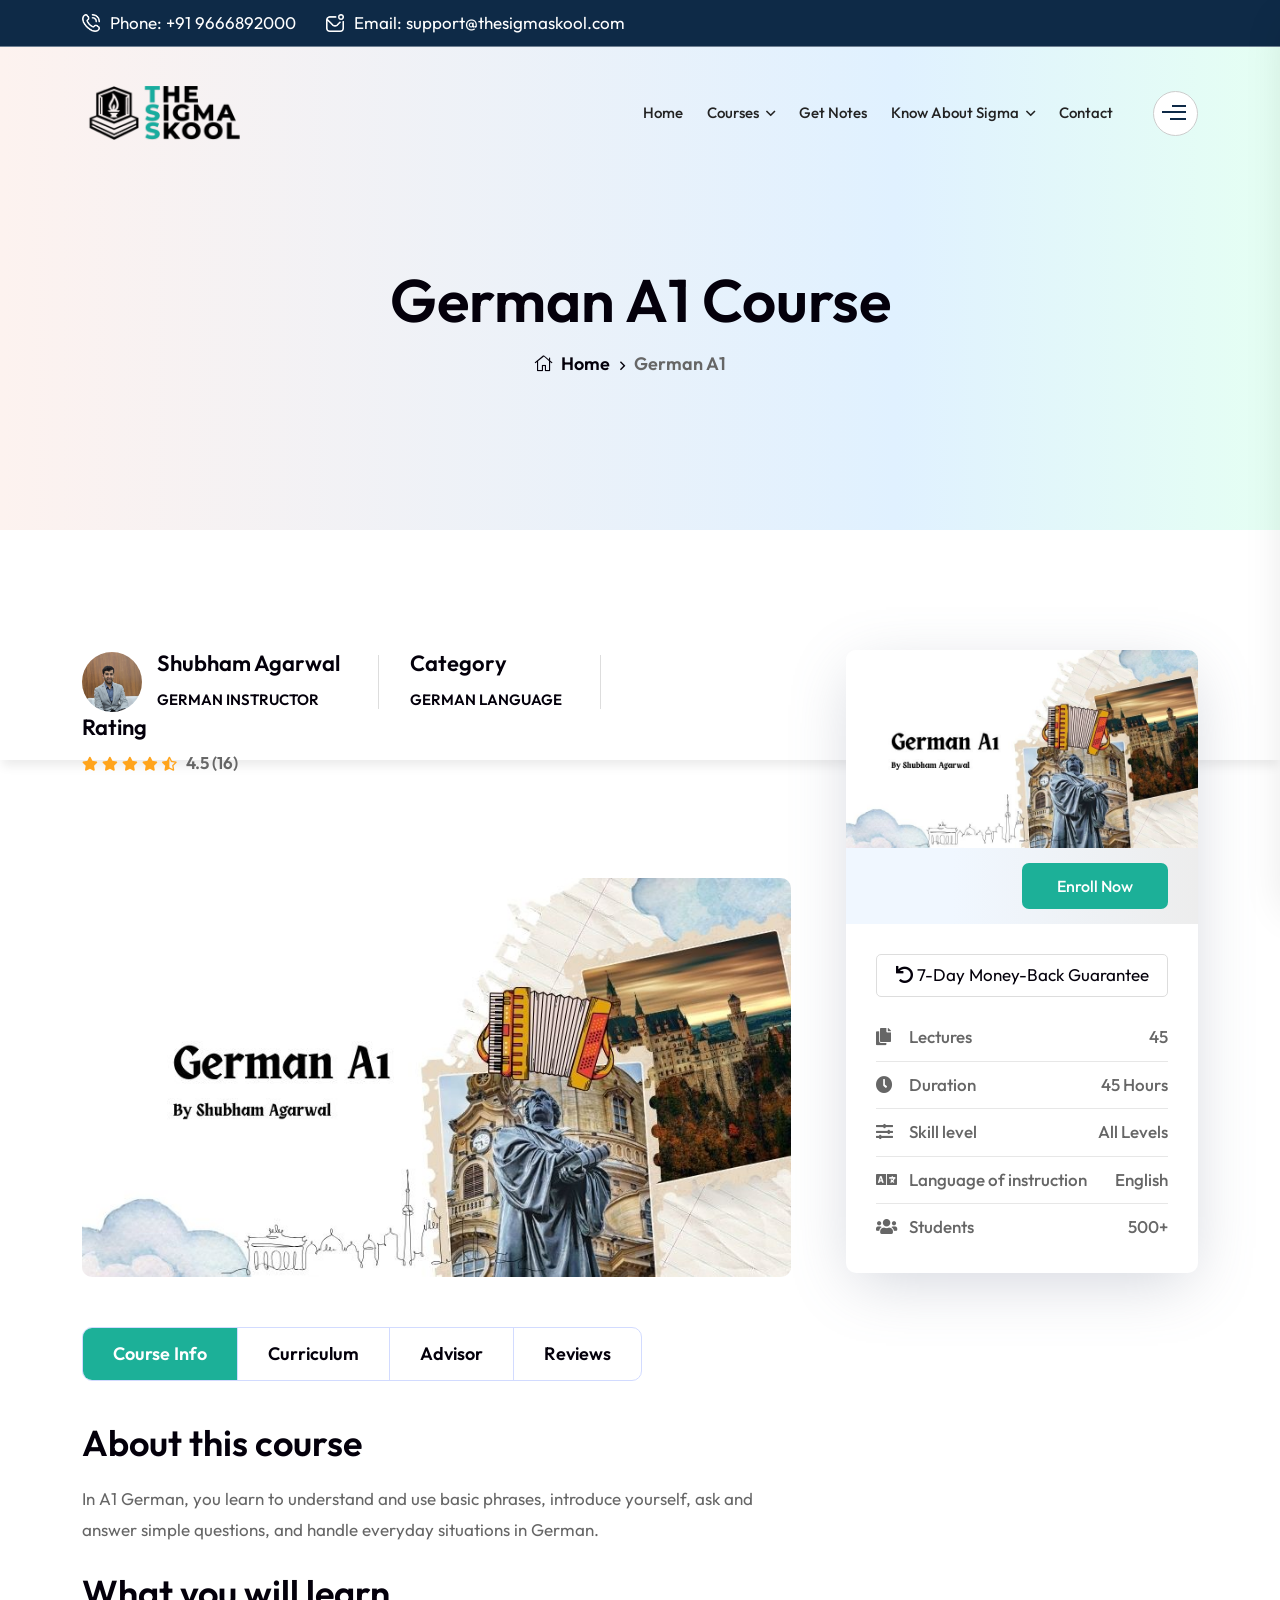
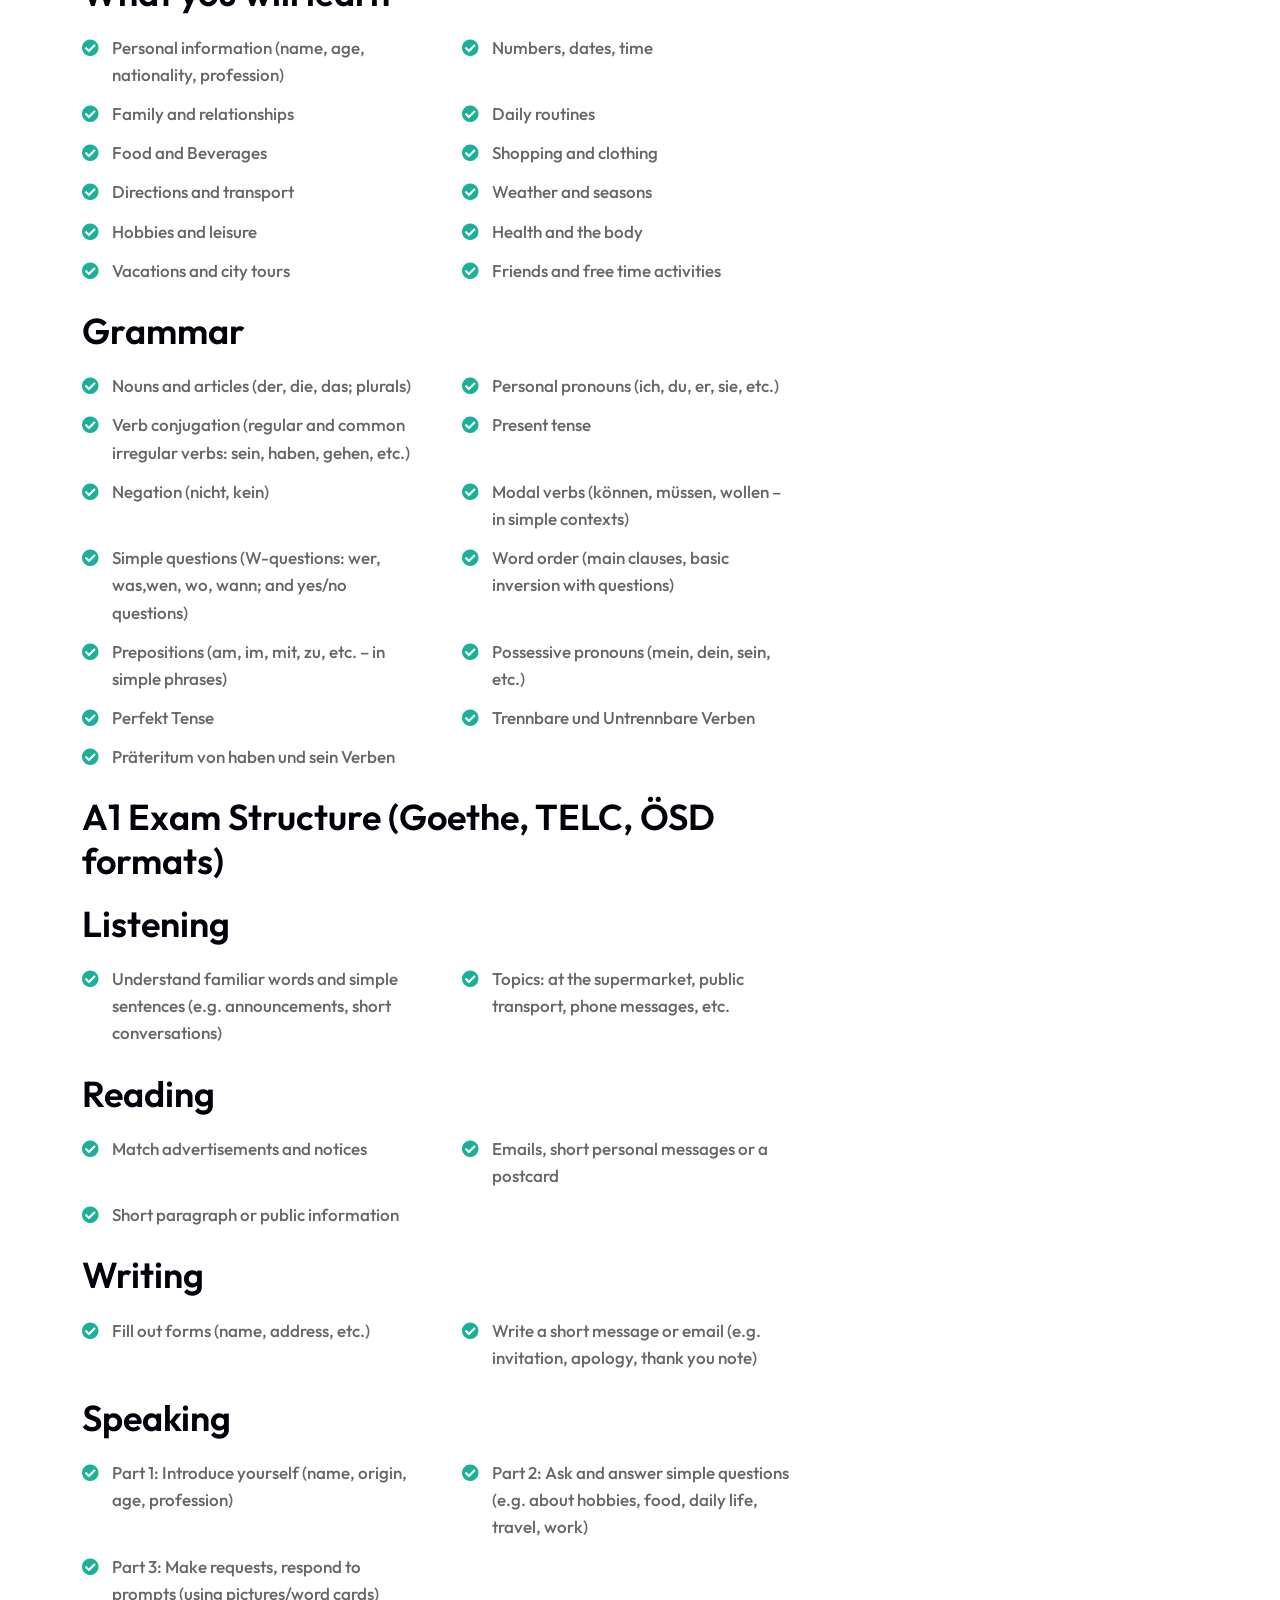
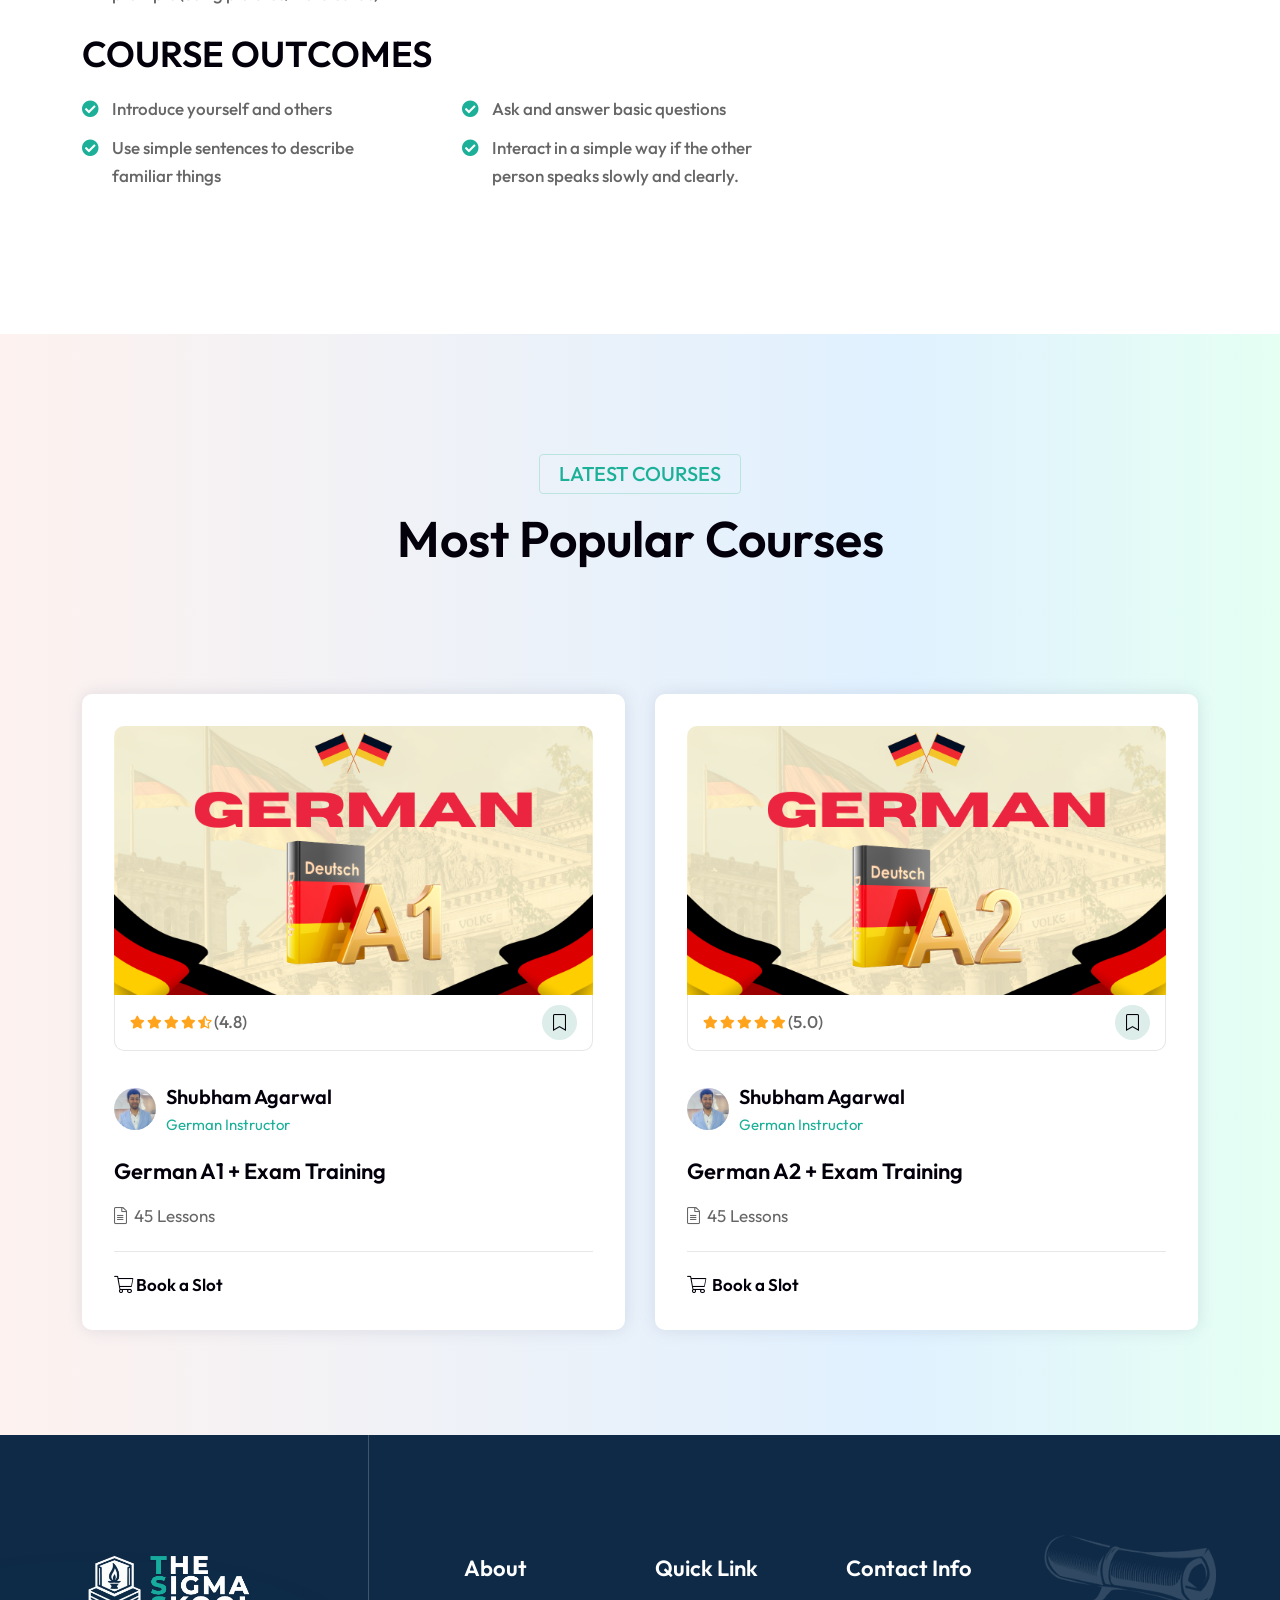
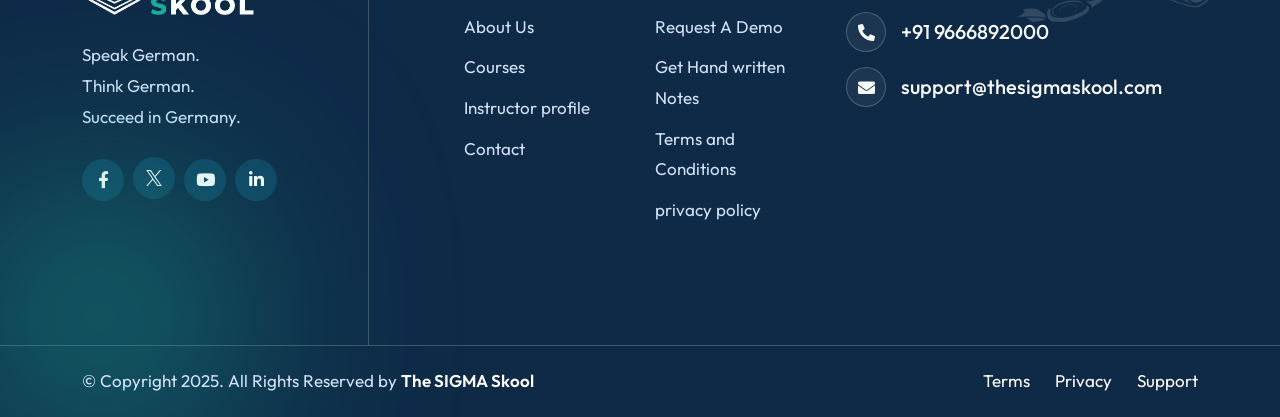
<file: a1.html>
<!DOCTYPE html>
<html lang="en">

<head>
    <!-- ========== Meta Tags ========== -->
    <meta charset="utf-8">
    <meta http-equiv="X-UA-Compatible" content="IE=edge">
    <meta name="viewport" content="width=device-width, initial-scale=1">
    <meta name="description" content="Learna - Education HTML Template">

    <!-- ========== Page Title ========== -->
    <title>The Sigma Skool</title>

    <!-- ========== Favicon Icon ========== -->
    <link rel="shortcut icon" href="assets/img/favicon.png" type="image/x-icon">

    <!-- ========== Start Stylesheet ========== -->
    <link href="assets/css/bootstrap.min.css" rel="stylesheet">
    <link href="assets/css/font-awesome.min.css" rel="stylesheet">
    <link href="assets/css/magnific-popup.css" rel="stylesheet">
    <link href="assets/css/swiper-bundle.min.css" rel="stylesheet">
    <link href="assets/css/animate.min.css" rel="stylesheet">
    <link href="assets/css/validnavs.css" rel="stylesheet">
    <link href="assets/css/helper.css" rel="stylesheet">
    <link href="assets/css/unit-test.css" rel="stylesheet">
    <link href="assets/css/style.css" rel="stylesheet">
    <link href="style.css" rel="stylesheet">
    <!-- ========== End Stylesheet ========== -->

</head>

<body>

    <!-- Start Preloader 
    ============================================= -->
    <div id="preloader">
        <div id="edufix-preloader" class="edufix-preloader">
            <div class="animation-preloader">
                <div class="spinner"></div>
                <div class="txt-loading">
                    <span data-text-preloader="S" class="letters-loading">
                        S
                    </span>
                    <span data-text-preloader="I" class="letters-loading">
                        I
                    </span>
                    <span data-text-preloader="G" class="letters-loading">
                        G
                    </span>
                    <span data-text-preloader="M" class="letters-loading">
                        M
                    </span>
                    <span data-text-preloader="A" class="letters-loading">
                        A
                    </span>
                    <!-- <span data-text-preloader="X" class="letters-loading">
                        X
                    </span> -->
                </div>
            </div>
            <div class="loader">
                <div class="row">
                    <div class="col-3 loader-section section-left">
                        <div class="bg"></div>
                    </div>
                    <div class="col-3 loader-section section-left">
                        <div class="bg"></div>
                    </div>
                    <div class="col-3 loader-section section-right">
                        <div class="bg"></div>
                    </div>
                    <div class="col-3 loader-section section-right">
                        <div class="bg"></div>
                    </div>
                </div>
            </div>
        </div>
    </div>
    <!-- End Preloader -->

    <!--[if lte IE 9]>
        <p class="browserupgrade">You are using an <strong>outdated</strong> browser. Please <a href="https://browsehappy.com/">upgrade your browser</a> to improve your experience and security.</p>
    <![endif]-->

    <!-- Start Header Top 
    ============================================= -->
    <div class="top-bar-area top-bar-style-one bg-dark text-light">
        <div class="container">
            <div class="row align-center">
                <div class="col-lg-7">
                    <ul class="item-flex">
                        <li>
                            <a href="tel:+4733378901">
                                <img src="assets/img/icon/2.png" alt="Icon"> Phone: +91 9666892000
                            </a>
                        </li>
                        <li>
                            <a href="mailto:name@email.com">
                                <img src="assets/img/icon/3.png" alt="Icon"> Email: support@thesigmaskool.com
                            </a>
                        </li>
                    </ul>
                </div>
                <div class="col-lg-5 text-end">
                    <div class="item-flex">
                        <!-- <div class="dropdown">
                            <button class="btn btn-secondary dropdown-toggle" type="button" id="dropdownMenuButton1" data-bs-toggle="dropdown" aria-expanded="false">
                                <img src="assets/img/icon/flag.png" alt="Image Not Found">
                                English <i class="fas fa-angle-down"></i>
                            </button>
                            <ul class="dropdown-menu" aria-labelledby="dropdownMenuButton1">
                              <li><a class="dropdown-item" href="#">Spanish</a></li>
                              <li><a class="dropdown-item" href="#">Arabic</a></li>
                            </ul>
                        </div> -->
                        <!-- <div>
                            <a href="#"><img src="assets/img/icon/1.png" alt="Icon"> Admin</a>
                        </div> -->
                    </div>
                </div>
            </div>
        </div>
    </div>
    <!-- End Header Top -->

    <!-- Header 
    ============================================= -->
    <header>
        <!-- Start Navigation -->
        <nav
            class="navbar mobile-sidenav navbar-sticky navbar-default validnavs dark navbar-fixed no-background inc-topbar">


            <div class="container d-flex justify-content-between align-items-center">

                <!-- Start Header Navigation -->
                <div class="item-flex">
                    <div class="navbar-header">
                        <button type="button" class="navbar-toggle" data-toggle="collapse" data-target="#navbar-menu">
                            <i class="fa fa-bars"></i>
                        </button>
                        <a class="navbar-brand" href="index.html">
                            <img src="assets/img/logo.png" class="logo" alt="Logo">
                        </a>
                    </div>
                    <!-- <form class="search-form" action="#">
                        <input type="text" placeholder="Search" class="form-control" name="text">
                        <button type="submit">
                            <i class="fa fa-search"></i>
                        </button>  
                    </form> -->
                </div>
                <!-- End Header Navigation -->

                <div class="nav-item-box d-flex justify-content-between align-items-center">
                    <!-- Collect the nav links, forms, and other content for toggling -->
                    <div class="collapse navbar-collapse" id="navbar-menu">

                        <img src="assets/img/logo.png" alt="Logo">
                        <button type="button" class="navbar-toggle" data-toggle="collapse" data-target="#navbar-menu">
                            <i class="fa fa-times"></i>
                        </button>

                        <ul class="nav navbar-nav navbar-right" data-in="fadeInDown" data-out="fadeOutUp">
                            <li class="dropdown megamenu-fw megamenu-style-two">
                                <!-- <a href="#" class="dropdown-toggle" data-toggle="dropdown">SIGMA</a>
                                <ul class="dropdown-menu megamenu-content" role="menu">
                                    
                                    <li>
                                        <div class="col-menu-wrap">
                                            <div class="menu-cal-items">
                                                <div class="col-menu">
                                                    <h4>Homepage Layout</h4>
                                                    <ul class="menu-col">
                                                        <li><a href="index.html">Home</a></li>
                                                        <li><a href="index-2.html">Digital Course Hub</a></li>
                                                        <li><a href="index-3.html">Online Academy</a></li>
                                                        <li><a href="index-4.html">Distance learning</a></li>
                                                    </ul>
                                                </div>
                                                <div c4lass="col-menu">
                                                    <h4>Homepage Layout</h4>
                                                    <ul class="menu-col">
                                                        <li><a href="index-5.html">Digital Education</a></li>
                                                        <li><a href="index-6.html">Remote Training</a></li>
                                                        <li><a href="index-7.html">University Classic</a></li>
                                                        <li><a href="index-8.html">Kindergarten</a></li>
                                                    </ul>
                                                </div>
                                            </div>
                                            <div class="megamenu-banner">
                                                <img src="assets/img/thumb/20.jpg" alt="Image Not Found">
                                            </div>
                                        </div>
                                    </li>
                                </ul>
                            </li> -->
                            <li><a href="index.html">Home</a></li>
                            <li class="dropdown megamenu-fw megamenu-style-four">
                                <a href="#" class="dropdown-toggle" data-toggle="dropdown">Courses</a>
                                <ul class="dropdown-menu megamenu-content" role="menu">
                                    <li>
                                        <div class="col-menu-wrap">
                                            <div class="col-menu">
                                                <h6 class="title">German Language</h6>
                                                <div class="content">
                                                    <ul class="menu-col">
                                                        <li><a href="a1.html">German A1</a></li>
                                                        <li><a href="a2.html">German A2</a></li>
                                                        <li><a href="b1.html">German B1</a></li>
                                                        <li><a href="a1a2.html">German A1+A2</a></li>
                                                        <li><a href="a1a2b1.html">German A1+A2+B1</a></li>
                                                        <li><a href="a2b1.html">German A2+B1</a></li>
                                                    </ul>
                                                </div>
                                            </div>
                                            <!-- <div class="col-menu">
                                                <h6 class="title">Japanese Language</h6>
                                                <div class="content">
                                                    <ul class="menu-col">
                                                        <li><a href="course-filter.html">Comming Soon</a></li>
                                                        <li><a href="course-filter-sidebar.html">Course Filter Sidebar</a></li>
                                                        <li><a href="course-filter-list.html">Course Filter List</a></li>
                                                        <li><a href="course-filter-list-sidebar.html">Course Filter List Sidebar</a></li>
                                                        <li><a href="course-single.html">Course Details</a></li>
                                                        <li><a href="course-single-2.html">Course Details Two</a></li>
                                                    </ul>
                                                </div>
                                            </div> -->
                                        </div><!-- end row -->
                                    </li>
                                </ul>
                            </li>
                            <li><a href="notes.html">Get Notes</a></li>
                            <li class="dropdown megamenu-fw megamenu-style-three">
                                <a href="#aboutus" class="dropdown-toggle" data-toggle="dropdown">Know about Sigma</a>
                                <ul class="dropdown-menu megamenu-content" role="menu">
                                    <li>
                                        <!-- <li><a href="about-us-2.html">About Us Two</a></li> -->
                                        <!-- <li><a href="instructor.html">Instructor</a></li> -->
                                    <li><a href="profile.html">Instructor Profile</a></li>
                                    <li><a href="terms-and-conditions.html">Terms and Conditions</a></li>
                                    <li><a href="privacy-policy.html">privacy-policy</a></li>

                                    <!-- <div class="col-menu-wrap">
                                            <div class="col-menu">
                                                <h6 class="title">Get Started</h6>
                                                <div class="content">
                                                    <ul class="menu-col">
                                                        <li><a href="about-us.html">About Us</a></li>
                                                        <li><a href="about-us-2.html">About Us Two</a></li>
                                                        <li><a href="instructor.html">Instructor</a></li>
                                                        <li><a href="profile.html">Instructor Profile</a></li>
                                                        <li><a href="gallery.html">Gallery</a></li>
                                                    </ul>
                                                </div>
                                            </div>
                                            <div class="col-menu">
                                                <h6 class="title">Events</h6>
                                                <div class="content">
                                                    <ul class="menu-col">
                                                        <li><a href="event.html">Event Style One</a></li>
                                                        <li><a href="event-2.html">Event Style Two</a></li>
                                                        <li><a href="event-3.html">Event Style Three</a></li>
                                                        <li><a href="event-4.html">Event Style Four</a></li>
                                                        <li><a href="event-single.html">Event Details</a></li>
                                                    </ul>
                                                </div>
                                            </div>
                                            <div class="col-menu">
                                                <h6 class="title">Important Pages</h6>
                                                <div class="content">
                                                    <ul class="menu-col">
                                                        <li><a href="membership-plan.html">Membership Plan</a></li>
                                                        <li><a href="zoom-meeting.html">Zoom Meeting</a></li>
                                                        <li><a href="zoom-meeting-details.html">Zoom Meeting Details</a></li>
                                                        <li><a href="faq.html">Faqs</a></li>
                                                        <li><a href="privacy-policy.html">Privacy Policy</a></li>
                                                    </ul>
                                                </div>
                                            </div>    
                                            <div class="col-menu">
                                                <h6 class="title">Other Pages</h6>
                                                <div class="content">
                                                    <ul class="menu-col">
                                                        <li><a href="contact-us.html">Contact Us</a></li>
                                                        <li><a href="login.html">Login</a></li>
                                                        <li><a href="register.html">Register</a></li>
                                                        <li><a href="megamenu.html">Megamenu</a></li>
                                                        <li><a href="404.html">Error page</a></li>
                                                    </ul>
                                                </div>
                                            </div>
                                        </div> -->
                            </li>
                        </ul>
                        </li>

                        <!-- <li class="dropdown">
                                <a href="#" class="dropdown-toggle" data-toggle="dropdown" >Blog</a>
                                <ul class="dropdown-menu">
                                    <li><a href="blog-standard.html">Blog Standard</a></li>
                                    <li><a href="blog-with-sidebar.html">Blog With Sidebar</a></li>
                                    <li><a href="blog-2-colum.html">Blog Grid Two Colum</a></li>
                                    <li><a href="blog-3-colum.html">Blog Grid Three Colum</a></li>
                                    <li><a href="blog-single.html">Blog Single</a></li>
                                    <li><a href="blog-single-with-sidebar.html">Blog Single With Sidebar</a></li>
                                </ul>
                        </li> -->
                        <!-- <li><a href="contact-us.html">Blog</a></li> -->
                        <li><a href="contact-us.html">Contact</a></li>
                        </ul>
                    </div><!-- /.navbar-collapse -->

                    <div class="attr-right">
                        <!-- Start Atribute Navigation -->
                        <div class="attr-nav">
                            <ul>
                                <li class="side-menu">
                                    <a href="#">
                                        <div class="menu-icon">
                                            <span class="bar-1"></span>
                                            <span class="bar-2"></span>
                                            <span class="bar-3"></span>
                                        </div>
                                    </a>
                                </li>
                            </ul>

                        </div>
                        <!-- End Atribute Navigation -->
                    </div>
                </div>

                <!-- Start Side Menu -->
                <div class="side">
                    <a href="#" class="close-side"><i class="fas fa-times"></i></a>
                    <div class="widget">
                        <div class="logo">
                            <img src="assets/img/logo-light.png" alt="Logo">
                        </div>
                        <p>
                            Sigma Skool offers expert-led German language courses guided by high-profile instructors
                            with global teaching experience. Our curriculum emphasizes real-world communication,
                            cultural fluency, and career relevance. Mastering German opens doors to international
                            education, top-tier job markets, and global networking—making language learning an
                            investment in your future success.

                        </p>
                    </div>
                    <div class="widget address">
                        <div>
                            <ul>
                                <li>
                                    <div class="content">
                                        <p>Address</p>
                                        <strong>Hyderabad</strong>
                                    </div>
                                </li>
                                <li>
                                    <div class="content">
                                        <p>Email</p>
                                        <strong>support@thesigmaskool.com</strong>
                                    </div>
                                </li>
                                <li>
                                    <div class="content">
                                        <p>Contact</p>
                                        <strong>+91 9666892000</strong>
                                    </div>
                                </li>
                            </ul>
                        </div>
                    </div>
                    <div class="widget newsletter">
                        <h4 class="title">Make yourself a SIGMA</h4>
                        <form action="#">
                            <div class="input-group stylish-input-group">
                                <input type="email" placeholder="Enter your e-mail" class="form-control" name="email">
                                <span class="input-group-addon">
                                    <button type="submit">
                                        <i class="fa fa-long-arrow-right"></i>
                                    </button>
                                </span>
                            </div>
                        </form>
                    </div>
                    <div class="widget social">
                        <ul class="link">
                            <li><a href="#"><i class="fab fa-facebook-f"></i></a></li>
                            <li><a href="#"><i class="fab fa-twitter"></i></a></li>
                            <li><a href="#"><i class="fab fa-linkedin-in"></i></a></li>
                            <!-- <li><a href="#"><i class="fab fa-behance"></i></a></li> -->
                        </ul>
                    </div>

                </div>
                <!-- End Side Menu -->

            </div>
            <!-- Overlay screen for menu -->
            <div class="overlay-screen"></div>
            <!-- End Overlay screen for menu -->
        </nav>
        <!-- End Navigation -->
    </header>
    <!-- End Header -->


    <!-- Start Breadcrumb 
    ============================================= -->
    <div class="breadcrumb-area text-center bg-gray-gradient-secondary">
        <div class="container">
            <div class="row">
                <div class="col-lg-8 offset-lg-2">
                    <h1>German A1 Course</h1>
                    <nav aria-label="breadcrumb">
                        <ol class="breadcrumb">
                            <li><a href="#"><i class="fas fa-home"></i> Home</a></li>
                            <li class="active">German A1</li>
                        </ol>
                    </nav>
                </div>
            </div>
        </div>
    </div>
    <!-- End Breadcrumb -->

    <!-- Start Course Details 
    ============================================= -->
    <div class="course-detils-area default-padding">
        <div class="container">
            <div class="course-details-items">
                <div class="row">
                    <div class="col-lg-8 pr-40 pr-md-15 pr-xs-15">
                        <div class="course-details-left-info">

                            <div class="course-single-meta">
                                <div class="item author">
                                    <div class="thumb">
                                        <a href="#"><img alt="Thumb" src="assets/img/team/profile.png"></a>
                                    </div>
                                    <div class="desc">
                                        <h4>Shubham Agarwal</h4>
                                        <a href="#">German Instructor</a>
                                    </div>
                                </div>
                                <div class="item category">
                                    <h4>Category</h4>
                                    <a href="#">German Language</a>
                                </div>
                                <div class="item rating">
                                    <h4>Rating</h4>
                                    <i class="fas fa-star"></i>
                                    <i class="fas fa-star"></i>
                                    <i class="fas fa-star"></i>
                                    <i class="fas fa-star"></i>
                                    <i class="fas fa-star-half-alt"></i>
                                    <span>4.5 (16)</span>
                                </div>
                            </div>
                            <div class="coruse-details-thumb">
                                <img src="assets/img/courses/5.jpg" alt="Image Not Found">
                            </div>

                            <div class="course-details-info">
                                <ul class="nav nav-tabs course-details-navs" id="myTab" role="tablist">
                                    <li class="nav-item" role="presentation">
                                        <button class="nav-link active" id="tabs_1" data-bs-toggle="tab"
                                            data-bs-target="#tab_1" type="button" role="tab" aria-controls="tab_1"
                                            aria-selected="true">
                                            Course Info
                                        </button>
                                    </li>
                                    <li class="nav-item" role="presentation">
                                        <button class="nav-link" id="tabs_2" data-bs-toggle="tab"
                                            data-bs-target="#tab_2" type="button" role="tab" aria-controls="tab_2"
                                            aria-selected="false">
                                            Curriculum
                                        </button>
                                    </li>
                                    <li class="nav-item" role="presentation">
                                        <button class="nav-link" id="tabs_3" data-bs-toggle="tab"
                                            data-bs-target="#tab_3" type="button" role="tab" aria-controls="tab_3"
                                            aria-selected="false">
                                            Advisor
                                        </button>
                                    </li>
                                    <li class="nav-item" role="presentation">
                                        <button class="nav-link" id="tabs_4" data-bs-toggle="tab"
                                            data-bs-target="#tab_4" type="button" role="tab" aria-controls="tab_4"
                                            aria-selected="false">
                                            Reviews
                                        </button>
                                    </li>
                                </ul>


                                <div class="tab-content course-details-tab-content" id="myTabContent">
                                    <!-- Tab Single -->
                                    <div class="tab-pane fade show active" id="tab_1" role="tabpanel"
                                        aria-labelledby="tabs_1">
                                       <h2>About this course</h2>
                                    <p>
                                        In A1 German, you learn to understand and use basic phrases, introduce yourself, ask and answer simple questions, and handle everyday situations in German.
                                    <h2>What you will learn</h2>
                                    <ul class="list-style-one">
                                        <li>Personal information (name, age, nationality, profession)</li>
                                        <li>Numbers, dates, time</li>
                                        <li>Family and relationships</li>
                                        <li>Daily routines</li>
                                        <li>Food and Beverages</li>
                                        <li>Shopping and clothing</li>
                                        <li>Directions and transport</li>
                                        <li>Weather and seasons</li>
                                        <li>Hobbies and leisure </li>
                                        <li>Health and the body </li>
                                        <li>Vacations and city tours</li>
                                        <li>Friends and free time activities</li>
                                    </ul>
                                    <h2>Grammar</h2>
                                    <ul class="list-style-one">
                                        <li>Nouns and articles (der, die, das; plurals)</li>
                                        <li>Personal pronouns (ich, du, er, sie, etc.)</li>
                                        <li>Verb conjugation (regular and common irregular verbs: sein, haben, gehen, etc.)</li>
                                        <li>Present tense </li>
                                        <li>Negation (nicht, kein)</li>
                                        <li>Modal verbs (können, müssen, wollen – in simple contexts)</li>
                                        <li>Simple questions (W-questions: wer, was,wen, wo, wann; and yes/no questions)</li>
                                        <li>Word order (main clauses, basic inversion with questions)</li>
                                        <li>Prepositions (am, im, mit, zu, etc. – in simple phrases)</li>
                                        <li>Possessive pronouns (mein, dein, sein, etc.)</li>
                                        <li>Perfekt Tense</li>
                                        <li>Trennbare und Untrennbare Verben</li>
                                        <li>Präteritum von haben und sein Verben</li>
                                        </ul>

                                    <h2>A1 Exam Structure (Goethe, TELC, ÖSD formats)</h2>
                                    
                                    <h2>Listening</h2>
                                    <ul class="list-style-one">
                                        <li>Understand familiar words and simple sentences (e.g. announcements, short conversations)</li>
                                        <li>Topics: at the supermarket, public transport, phone messages, etc.</li>
                                    </ul>
                                    
                                    <h2>Reading</h2>
                                    <ul class="list-style-one">
                                        <li>Match advertisements and notices</li>
                                        <li>Emails, short personal messages or a postcard</li>
                                        <li>Short paragraph or public information</li>
                                    </ul>
                                    
                                    <h2>Writing</h2>
                                    <ul class="list-style-one">
                                        <li>Fill out forms (name, address, etc.)</li>
                                        <li>Write a short message or email (e.g. invitation, apology, thank you note)</li>
                                    </ul>
                                    
                                    <h2>Speaking</h2>
                                    <ul class="list-style-one">
                                        <li>Part 1: Introduce yourself (name, origin, age, profession)</li>
                                        <li>Part 2: Ask and answer simple questions (e.g. about hobbies, food, daily life, travel, work)</li>
                                        <li>Part 3: Make requests, respond to prompts (using pictures/word cards)</li>
                                    </ul>
                                    
                                    <h2>COURSE OUTCOMES</h2>
                                    <ul class="list-style-one">
                                        <li>Introduce yourself and others</li>
                                        <li>Ask and answer basic questions</li>
                                        <li>Use simple sentences to describe familiar things</li>
                                        <li>Interact in a simple way if the other person speaks slowly and clearly.</li>
                                    </ul>

                                    </div>

                                    <div class="tab-pane fade" id="tab_4" role="tabpanel" aria-labelledby="tabs_4">
                                        <div class="curriculum-review">
                                            <div class="curriculum-review-item">
                                                <div class="total-review">
                                                    <h2>4.9</h2>
                                                    <h4>Wonderful</h4>
                                                    <div class="ratings">
                                                        <i class="fas fa-star"></i>
                                                        <i class="fas fa-star"></i>
                                                        <i class="fas fa-star"></i>
                                                        <i class="fas fa-star"></i>
                                                        <i class="fas fa-star-half-alt"></i>
                                                    </div>
                                                    <span>(2.5k Reviews)</span>
                                                </div>
                                                <div class="review-count">
                                                    <!-- Single Item -->
                                                    <div class="review-count-item">
                                                        <div class="ratings five-out-of-five">
                                                            <i class="fas fa-star"></i>
                                                            <i class="fas fa-star"></i>
                                                            <i class="fas fa-star"></i>
                                                            <i class="fas fa-star"></i>
                                                            <i class="fas fa-star"></i>
                                                        </div>
                                                        <div class="progress-bar width-90"></div>
                                                        <span>90%</span>
                                                    </div>
                                                    <!-- End Single Item -->
                                                    <!-- Single Item -->
                                                    <div class="review-count-item">
                                                        <div class="ratings five-out-of-four">
                                                            <i class="fas fa-star"></i>
                                                            <i class="fas fa-star"></i>
                                                            <i class="fas fa-star"></i>
                                                            <i class="fas fa-star"></i>
                                                            <i class="fas fa-star"></i>
                                                        </div>
                                                        <div class="progress-bar width-80"></div>
                                                        <span>80%</span>
                                                    </div>
                                                    <!-- End Single Item -->
                                                    <!-- Single Item -->
                                                    <div class="review-count-item">
                                                        <div class="ratings five-out-of-three">
                                                            <i class="fas fa-star"></i>
                                                            <i class="fas fa-star"></i>
                                                            <i class="fas fa-star"></i>
                                                            <i class="fas fa-star"></i>
                                                            <i class="fas fa-star"></i>
                                                        </div>
                                                        <div class="progress-bar width-70"></div>
                                                        <span>70%</span>
                                                    </div>
                                                    <!-- End Single Item -->
                                                    <!-- Single Item -->
                                                    <div class="review-count-item">
                                                        <div class="ratings five-out-of-two">
                                                            <i class="fas fa-star"></i>
                                                            <i class="fas fa-star"></i>
                                                            <i class="fas fa-star"></i>
                                                            <i class="fas fa-star"></i>
                                                            <i class="fas fa-star"></i>
                                                        </div>
                                                        <div class="progress-bar width-60"></div>
                                                        <span>60%</span>
                                                    </div>
                                                    <!-- End Single Item -->
                                                    <!-- Single Item -->
                                                    <div class="review-count-item">
                                                        <div class="ratings five-out-of-one">
                                                            <i class="fas fa-star"></i>
                                                            <i class="fas fa-star"></i>
                                                            <i class="fas fa-star"></i>
                                                            <i class="fas fa-star"></i>
                                                            <i class="fas fa-star"></i>
                                                        </div>
                                                        <div class="progress-bar width-10"></div>
                                                        <span>10%</span>
                                                    </div>
                                                    <!-- End Single Item -->
                                                </div>
                                            </div>
                                        </div>
                                        <div class="course-review-section mt-80 mt-xs-50">
                                            <!-- Single Item -->
                                            <div class="course-review-item-one">
                                                <div class="thumb">
                                                    <!-- <img src="assets/img/team/m3.jpg" alt="Image Not Found"> -->
                                                </div>
                                                <div class="info">
                                                    <div class="top">
                                                        <h4>Y Sunny</h4>
                                                        <span>18 August, 2025</span>
                                                    </div>
                                                    <div class="ratings">
                                                        <i class="fas fa-star"></i>
                                                        <i class="fas fa-star"></i>
                                                        <i class="fas fa-star"></i>
                                                        <i class="fas fa-star"></i>
                                                        <i class="fas fa-star-half-alt"></i>
                                                    </div>
                                                    <p>
                                                        Learning German with Shubham Sir was a great experience. I have
                                                        completed A1+A2 with strong basics and In a structured way.
                                                    </p>
                                                    <div class="bottom">
                                                        <ul>
                                                            <li>
                                                                <a href="#"><i class="fas fa-thumbs-up"></i> 202</a>
                                                            </li>
                                                            <li>
                                                                <a href="#"><i class="fas fa-reply"></i> Reply</a>
                                                            </li>
                                                        </ul>
                                                    </div>
                                                </div>
                                            </div>
                                            <!-- End Single Item -->
                                            <!-- Single Item -->
                                            <div class="course-review-item-one">
                                                <div class="thumb">
                                                    <!-- <img src="assets/img/team/m4.jpg" alt="Image Not Found"> -->
                                                </div>
                                                <div class="info">
                                                    <div class="top">
                                                        <h4>Jayasree</h4>
                                                        <span>18 June, 2025</span>
                                                    </div>
                                                    <div class="ratings">
                                                        <i class="fas fa-star"></i>
                                                        <i class="fas fa-star"></i>
                                                        <i class="fas fa-star"></i>
                                                        <i class="fas fa-star"></i>
                                                        <i class="fas fa-star"></i>
                                                    </div>
                                                    <p>
                                                        It has been an amazing experience learning the language with you
                                                        sir.and you allows a lot of time for practicing conversations
                                                        during our lessons and does not ignore grammar,pronunciation or
                                                        spellings.I appreciate your patience and clarity in explaining
                                                        complex concepts.
                                                    </p>
                                                    <div class="bottom">
                                                        <ul>
                                                            <li>
                                                                <a href="#"><i class="fas fa-thumbs-up"></i> 658</a>
                                                            </li>
                                                            <li>
                                                                <a href="#"><i class="fas fa-reply"></i> Reply</a>
                                                            </li>
                                                        </ul>
                                                    </div>
                                                </div>
                                            </div>
                                            <!-- End Single Item -->
                                        </div>
                                    </div>
                                    <!-- End Tab Single -->
                                </div>

                            </div>

                        </div>
                    </div>
                    <div class="col-lg-4">
                        <div class="course-details-category">
                            <!-- Single Item -->
                            <div class="course-cat-single">
                                <div class="course-preview-info">
                                    <div class="thumb">
                                        <img src="assets/img/courses/5.jpg" alt="Thumb">
                                        <!-- <a href="https://www.youtube.com/watch?v=owhuBrGIOsE" class="popup-youtube light video-play-button item-center"> -->
                                        <!-- <i class="fa fa-play"></i> -->
                                        </a>
                                    </div>
                                    <div class="content">
                                        <div class="top">
                                            <div class="pricce">
                                                <!-- <h2>$32</h2> -->
                                            </div>
                                            <a class="btn btn-theme animation btn-sm" href="https://wa.me/919666892000">Enroll Now</a>
                                        </div>
                                        <div class="course-includes">
                                            <div class="info">
                                                <p>
                                                    <i class="fas fa-undo"></i> 7-Day Money-Back Guarantee
                                                </p>
                                                <ul>
                                                    <li>
                                                        <i class="fas fa-copy"></i> Lectures <span>45</span>
                                                    </li>
                                                    <li>
                                                        <i class="fas fa-clock"></i> Duration <span>45 Hours</span>
                                                    </li>
                                                    <li>
                                                        <i class="fas fa-sliders-h"></i> Skill level <span>All
                                                            Levels</span>
                                                    </li>
                                                    <li>
                                                        <i class="fas fa-language"></i> Language of instruction<span>English</span>
                                                    </li>
                                                    <li>
                                                        <i class="fas fa-users"></i> Students <span>500+</span>
                                                    </li>
                                                </ul>
                                            </div>
                                        </div>
                                    </div>
                                </div>
                            </div>
                            <!-- End Single Item -->
                            <!-- Single Item -->
                            <!-- <div class="course-cat-single">
                                <div class="top-instructor-widget">
                                    <h4 class="widget-title">Top Instructors</h4>
                                    Single Item
                                    <div class="top-instructor-single">
                                        <div class="thumb">
                                            <img src="assets/img/team/m6.jpg" alt="Image Not Found">
                                        </div>
                                        <div class="info">
                                            <h5><a href="#">Daniyel Joe</a></h5>
                                            <span>Java Expert</span>
                                            <div class="ratings">
                                                <i class="fas fa-star"></i>
                                                <i class="fas fa-star"></i>
                                                <i class="fas fa-star"></i>
                                                <i class="fas fa-star"></i>
                                                <i class="fas fa-star-half-alt"></i>
                                                <span>(4.9)</span>
                                            </div>
                                            <ul>
                                                <li><i class="fas fa-file-alt"></i> 12 Courses</li>
                                                <li><i class="fas fa-user"></i> 2k Students</li>
                                            </ul>
                                        </div>
                                    </div>
                                    Single Item
                                    Single Item
                                    <div class="top-instructor-single">
                                        <div class="thumb">
                                            <img src="assets/img/team/m5.jpg" alt="Image Not Found">
                                        </div>
                                        <div class="info">
                                            <h5><a href="#">Sarahub Albert</a></h5>
                                            <span>Laravel Expert</span>
                                            <div class="ratings">
                                                <i class="fas fa-star"></i>
                                                <i class="fas fa-star"></i>
                                                <i class="fas fa-star"></i>
                                                <i class="fas fa-star"></i>
                                                <i class="fas fa-star"></i>
                                                <span>(5.0)</span>
                                            </div>
                                            <ul>
                                                <li><i class="fas fa-file-alt"></i> 25 Courses</li>
                                                <li><i class="fas fa-user"></i> 5k Students</li>
                                            </ul>
                                        </div>
                                    </div>
                                    Single Item
                                </div>
                            </div>
                            End Single Item -->
                        </div>
                    </div>
                </div>
            </div>
        </div>
    </div>
    <!-- End Course Details -->

     <!-- Start Course 
    ============================================= -->
    <div class="course-style-two-area default-padding bottom-less bg-gray-gradient-secondary overflow-hidden"
        id="courses">
        <div class="container">
            <div class="row">
                <div class="col-lg-8 offset-lg-2">
                    <div class="site-heading text-center">
                        <h4 class="sub-title">Latest Courses</h4>
                        <h2 class="title">Most Popular Courses</h2>
                    </div>
                </div>
            </div>
        </div>
        <div class="container">
            <div class="row">
                <div class="col-lg-12">
                    <div class="course-style-one-bullet swiper">
                        <div class="swiper-wrapper">


                            <!-- <div class="swiper-slide">
                                <div class="course-bullet-item">
                                    <div class="icon">
                                        <img src="assets/img/icon/26.png" alt="Image Not Found">
                                    </div>
                                    <div class="info">
                                        <h4>German</h4>
                                        <span>6 Courses</span>
                                    </div>
                                </div>
                            </div> -->
                            <!-- <div class="swiper-slide">
                                <div class="course-bullet-item">
                                    <div class="icon">
                                        <img src="assets/img/icon/27.png" alt="Image Not Found">
                                    </div>
                                    <div class="info">
                                        <h4>Japanese</h4>
                                        <span>5 Courses</span>
                                    </div>
                                </div>
                            </div>
                            <div class="swiper-slide">
                                <div class="course-bullet-item">
                                    <div class="icon">
                                        <img src="assets/img/icon/28.png" alt="Image Not Found">
                                    </div>
                                    <div class="info">
                                        <h4>Spoken English</h4>
                                        <span>10 Courses</span>
                                    </div>
                                </div>
                            </div>
                            <div class="swiper-slide">
                                <div class="course-bullet-item">
                                    <div class="icon">
                                        <img src="assets/img/icon/29.png" alt="Image Not Found">
                                    </div>
                                    <div class="info">
                                        <h4>French</h4>
                                        <span>6 Courses</span>
                                    </div>
                                </div>
                            </div>
                            <div class="swiper-slide">
                                <div class="course-bullet-item">
                                    <div class="icon">
                                        <img src="assets/img/icon/30.png" alt="Image Not Found">
                                    </div>
                                    <div class="info">
                                        <h4>Spanish</h4>
                                        <span>7 Courses</span>
                                    </div>
                                </div>
                            </div> -->
                        </div>
                    </div>
                </div>
            </div>

            <div class="course-style-one-carousel swiper">
                <div class="swiper-wrapper">

                    <!-- Single Item -->
                    <div class="swiper-slide">
                        <div class="row">
                            <div class="course-inner-carousel swiper">
                                <div class="swiper-wrapper">
                                    <!-- Single Item -->
                                    <div class="swiper-slide">
                                        <div class="course-style-one-item hover-less style-two">
                                            <div class="thumb">
                                                <img src="assets/img/courses/1.png" alt="Image Not Found">
                                            </div>
                                            <div class="top-meta">
                                                <ul>
                                                    <li>
                                                        <div class="course-rating">
                                                            <i class="fas fa-star"></i>
                                                            <i class="fas fa-star"></i>
                                                            <i class="fas fa-star"></i>
                                                            <i class="fas fa-star"></i>
                                                            <i class="fas fa-star-half-alt"></i>
                                                            <span>(4.8)</span>
                                                        </div>
                                                    </li>
                                                </ul>
                                                <div class="bookmark">
                                                    <a href="a1.html"><i class="fas fa-bookmark"></i></a>
                                                </div>
                                            </div>
                                            <div class="info">
                                                <div class="author">
                                                    <img src="assets/img/courses/profile.png" alt="Image Not Found">
                                                    <a href="profile.html">Shubham Agarwal <span>German Instructor</span></a>
                                                </div>
                                                <h4><a href="a1.html">German A1 + Exam Training</a></h4>
                                                <div class="course-meta">
                                                    <ul>
                                                        <li>
                                                            <i class="fas fa-file-alt"></i> 45 Lessons
                                                        </li>
                                                        <!-- <li>
                                                            <i class="fas fa-user"></i> 120 Students
                                                        </li> -->
                                                    </ul>
                                                </div>
                                            </div>
                                            <div class="course-bottom-meta">
                                                <!-- <h2 class="price"><del>$48.00</del> $32.00</h2> -->
                                                <a href="contact-us.html"><i class="fas fa-shopping-cart"></i>Book a Slot</a>
                                            </div>
                                        </div>
                                    </div>
                                    <!-- Single Item -->
                                    <!-- Single Item -->
                                    <div class="swiper-slide">
                                        <div class="course-style-one-item hover-less style-two">
                                            <div class="thumb">
                                                <img src="assets/img/courses/2.png" alt="Image Not Found">
                                            </div>
                                            <div class="top-meta">
                                                <ul>
                                                    <li>
                                                        <div class="course-rating">
                                                            <i class="fas fa-star"></i>
                                                            <i class="fas fa-star"></i>
                                                            <i class="fas fa-star"></i>
                                                            <i class="fas fa-star"></i>
                                                            <i class="fas fa-star"></i>
                                                            <span>(5.0)</span>
                                                        </div>
                                                    </li>
                                                </ul>
                                                <div class="bookmark">
                                                    <a href="a2.html"><i class="fas fa-bookmark"></i></a>
                                                </div>
                                            </div>
                                            <div class="info">
                                                <div class="author">
                                                    <img src="assets/img/courses/profile.png" alt="Image Not Found">
                                                    <a href="profile.html">Shubham Agarwal <span>German Instructor</span></a>
                                                </div>
                                                <h4><a href="a2.html">German A2 + Exam Training</a></h4>
                                                <div class="course-meta">
                                                    <ul>
                                                        <li>
                                                            <i class="fas fa-file-alt"></i> 45 Lessons
                                                        </li>
                                                        <!-- <li>
                                                            <i class="fas fa-user"></i> 340 Students
                                                        </li> -->
                                                    </ul>
                                                </div>
                                            </div>
                                            <div class="course-bottom-meta">
                                                <!-- <h2 class="price"><del>$53.00</del> $28.00</h2> -->
                                                <a href="contact-us.html"><i class="fas fa-shopping-cart"></i> Book a Slot</a>
                                            </div>
                                        </div>
                                    </div>
                                    <!-- Single Item -->
                                    <!-- Single Item -->
                                    <div class="swiper-slide">
                                        <div class="course-style-one-item hover-less style-two">
                                            <div class="thumb">
                                                <img src="assets/img/courses/3.png" alt="Image Not Found">
                                            </div>
                                            <div class="top-meta">
                                                <ul>
                                                    <li>
                                                        <div class="course-rating">
                                                            <i class="fas fa-star"></i>
                                                            <i class="fas fa-star"></i>
                                                            <i class="fas fa-star"></i>
                                                            <i class="fas fa-star"></i>
                                                            <i class="fas fa-star-half-alt"></i>
                                                            <span>(4.9)</span>
                                                        </div>
                                                    </li>
                                                </ul>
                                                <div class="bookmark">
                                                    <a href="b1.html"><i class="fas fa-bookmark"></i></a>
                                                </div>
                                            </div>
                                            <div class="info">
                                                <div class="author">
                                                    <img src="assets/img/courses/profile.png" alt="Image Not Found">
                                                    <a href="profile.html">Shubham Agarwal <span>German Instructor</span></a>
                                                </div>
                                                <h4><a href="b1.html">German B1 + Exam Training</a></h4>
                                                <div class="course-meta">
                                                    <ul>
                                                        <li>
                                                            <i class="fas fa-file-alt"></i> 60 Lessons
                                                        </li>
                                                        <li>
                                                            <!-- <i class="fas fa-user"></i> 650 Students -->
                                                        </li>
                                                    </ul>
                                                </div>
                                            </div>
                                            <div class="course-bottom-meta">
                                                <!-- <h2 class="price"><del>$36.00</del> $20.00</h2> -->
                                                <a href="contact-us.html"><i class="fas fa-shopping-cart"></i> Book a Slot</a>
                                            </div>
                                        </div>
                                    </div>
                                    <!-- Single Item -->
                                       <!-- Single Item -->
                                    <div class="swiper-slide">
                                        <div class="course-style-one-item hover-less style-two">
                                            <div class="thumb">
                                                <img src="assets/img/courses/4.png" alt="Image Not Found">
                                            </div>
                                            <div class="top-meta">
                                                <ul>
                                                    <li>
                                                        <div class="course-rating">
                                                            <i class="fas fa-star"></i>
                                                            <i class="fas fa-star"></i>
                                                            <i class="fas fa-star"></i>
                                                            <i class="fas fa-star"></i>
                                                            <i class="fas fa-star-half-alt"></i>
                                                            <span>(4.8)</span>
                                                        </div>
                                                    </li>
                                                </ul>
                                                <div class="bookmark">
                                                    <a href="a1a2b1.html"><i class="fas fa-bookmark"></i></a>
                                                </div>
                                            </div>
                                            <div class="info">
                                                <div class="author">
                                                    <img src="assets/img/courses/profile.png" alt="Image Not Found">
                                                    <a href="profile.html">Shubham Agarwal<span>German Instructor</span></a>
                                                </div>
                                                <h4><a href="a1a2b1.html">German Combo pack A1+A2+B1 + Exam
                                                        Training</a></h4>
                                                <div class="course-meta">
                                                    <ul>
                                                        <li>
                                                            <i class="fas fa-file-alt"></i> 130 Lessons
                                                        </li>
                                                        <!-- <li>
                                                            <i class="fas fa-user"></i> 458 Students
                                                        </li> -->
                                                    </ul>
                                                </div>
                                            </div>
                                            <div class="course-bottom-meta">
                                                <!-- <h2 class="price"><del>$36.00</del> $20.00</h2> -->
                                                <a href="contact-us.html"><i class="fas fa-shopping-cart"></i> Book a slot</a>
                                            </div>
                                        </div>
                                    </div>
                                    <!-- Single Item -->
                                    <!-- Single Item -->
                                    <div class="swiper-slide">
                                        <div class="course-style-one-item hover-less style-two">
                                            <div class="thumb">
                                                <img src="assets/img/courses/a1a2.png" alt="Image Not Found">
                                            </div>
                                            <div class="top-meta">
                                                <ul>
                                                    <li>
                                                        <div class="course-rating">
                                                            <i class="fas fa-star"></i>
                                                            <i class="fas fa-star"></i>
                                                            <i class="fas fa-star"></i>
                                                            <i class="fas fa-star"></i>
                                                            <i class="fas fa-star-half-alt"></i>
                                                            <span>(4.7)</span>
                                                        </div>
                                                    </li>
                                                </ul>
                                                <div class="bookmark">
                                                    <a href="a1a2.html"><i class="fas fa-bookmark"></i></a>
                                                </div>
                                            </div>
                                            <div class="info">
                                                <div class="author">
                                                    <img src="assets/img/courses/profile.png" alt="Image Not Found">
                                                    <a href="profile.html">Shubham Agarwal<span>German Instructor</span></a>
                                                </div>
                                                <h4><a href="a1a2.html">German A1+A2 Combo + Exam Training</a>
                                                </h4>
                                                <div class="course-meta">
                                                    <ul>
                                                        <li>
                                                            <i class="fas fa-file-alt"></i> 90 Lessons
                                                        </li>
                                                        <!-- <li>
                                                            <i class="fas fa-user"></i> 457 Students
                                                        </li> -->
                                                    </ul>
                                                </div>
                                            </div>
                                            <div class="course-bottom-meta">
                                                <!-- <h2 class="price"><del>$42.00</del> $28.00</h2> -->
                                                <a href="contact-us.html"><i class="fas fa-shopping-cart"></i> Book a slot</a>
                                            </div>
                                        </div>
                                    </div>
                                    <!-- Single Item -->
                                    <!-- Single Item -->
                                    <div class="swiper-slide">
                                        <div class="course-style-one-item hover-less style-two">
                                            <div class="thumb">
                                                <img src="assets/img/courses/a2b1.png" alt="Image Not Found">
                                            </div>
                                            <div class="top-meta">
                                                <ul>
                                                    <li>
                                                        <div class="course-rating">
                                                            <i class="fas fa-star"></i>
                                                            <i class="fas fa-star"></i>
                                                            <i class="fas fa-star"></i>
                                                            <i class="fas fa-star"></i>
                                                            <i class="fas fa-star-half-alt"></i>
                                                            <span>(4.7)</span>
                                                        </div>
                                                    </li>
                                                </ul>
                                                <div class="bookmark">
                                                    <a href="#"><i class="fas fa-bookmark"></i></a>
                                                </div>
                                            </div>
                                            <div class="info">
                                                <div class="author">
                                                    <img src="assets/img/courses/profile.png" alt="Image Not Found">
                                                    <a href="#">Shubham Agarwal <span>German Instructor</span></a>
                                                </div>
                                                <h4><a href="a2b1.html">German A2+B1 Combo + Exam Training</a>
                                                </h4>
                                                <div class="course-meta">
                                                    <ul>
                                                        <li>
                                                            <i class="fas fa-file-alt"></i> 110 Lessons
                                                        </li>
                                                        <!-- <li>
                                                            <i class="fas fa-user"></i> 875 Students
                                                        </li> -->
                                                    </ul>
                                                </div>
                                            </div>
                                            <div class="course-bottom-meta">
                                                <!-- <h2 class="price"><del>$46.00</del> $34.00</h2> -->
                                                <a href="#"><i class="fas fa-shopping-cart"></i>Book a Slot</a>
                                            </div>
                                        </div>
                                    </div>
                                    <!-- Single Item -->
                                </div>
                            </div>
                        </div>
                    </div>
                    <!-- End Single Item -->

                    <!-- Single Item -->
                    <!-- <div class="swiper-slide">
                        <div class="row">
                            <div class="course-inner-carousel swiper">
                                <div class="swiper-wrapper">
                                  
                                </div>
                            </div>
                        </div>
                    </div> -->
                    <!-- End Single Item -->



                </div>
            </div>
        </div>
    </div>

    <!-- Start Footer 
    ============================================= -->
    <footer class="bg-dark footer-style-one text-light">
        <div class="footer-shape-style-one">
            <img src="assets/img/shape/2-light.png" alt="Image Not Found">
        </div>
        <div class="container">
            <div class="f-items default-padding">
                <div class="row">
                    <div class="col-lg-4 col-md-6 footer-item pr-30 pr-md-15 pr-xs-15">
                        <div class="f-item about">
                            <div class="footer-logo">
                                <img src="assets/img/logo-light.png" alt="Image Not Found">
                            </div>
                            <p>
                                Speak German. <br>Think German. <br>Succeed in Germany.
                            </p>
                            <ul class="footer-social">
                                <li>
                                    <a href="#">
                                        <i class="fab fa-facebook-f"></i>
                                    </a>
                                </li>
                                <li>
                                    <a href="#">
                                        <img src="assets/img/icon/x.png" alt="Icon">
                                    </a>
                                </li>
                                <li>
                                    <a href="#">
                                        <i class="fab fa-youtube"></i>
                                    </a>
                                </li>
                                <li>
                                    <a href="#">
                                        <i class="fab fa-linkedin-in"></i>
                                    </a>
                                </li>
                            </ul>
                        </div>
                    </div>
                    <div class="col-lg-2 col-md-6 footer-item">
                        <div class="f-item link">
                            <h4 class="widget-title">About</h4>
                            <ul>
                                <li>
                                    <a href="#aboutus">About Us</a>
                                </li>
                                <li>
                                    <a href="#courses">Courses</a>
                                </li>

                                <li>
                                    <a href="profile.html">Instructor profile</a>
                                </li>

                                <li>
                                    <a href="contact-us.html">Contact</a>
                                </li>
                            </ul>
                        </div>
                    </div>
                    <div class="col-lg-2 col-md-6 footer-item">
                        <div class="f-item link">
                            <h4 class="widget-title">Quick Link</h4>
                            <ul>
                                <li>
                                    <a href="https://wa.me/919666892000">Request A Demo</a>
                                </li>
                                <li>
                                    <a href="notes.html">Get Hand written Notes</a>
                                </li>
                                <!-- <li>
                                    <a href="contact-us.html">Addmition</a>
                                </li> -->
                                <li>
                                    <a href="terms-and-conditions.html">Terms and Conditions</a>
                                </li>
                                <li>
                                    <a href="privacy-policy.html">privacy policy</a>
                                </li>
                                <!-- <li>
                                    <a href="about-us.html">Students</a>
                                </li> -->
                            </ul>
                        </div>
                    </div>
                    <div class="col-lg-4 col-md-6 footer-item">
                        <div class="f-item newsletter">
                            <h4 class="widget-title">Contact Info</h4>
                            <ul class="contact-list-two">
                                <li>
                                    <div class="icon">
                                        <i class="fas fa-phone-alt"></i>
                                    </div>
                                    <div class="info">
                                        <h5><a href="tel:+4733378901">+91 9666892000</a></h5>
                                    </div>
                                </li>
                                <li>
                                    <div class="icon">
                                        <i class="fas fa-envelope"></i>
                                    </div>
                                    <div class="info">
                                        <h5><a href="mailto:support@thesigmaskool.com">support@thesigmaskool.com</a>
                                        </h5>
                                    </div>
                                </li>
                            </ul>
                            <!-- <h4>Download sigma app</h4> -->
                            <!-- <ul class="app-store">
                                <li>
                                    <a href="#"><img src="assets/img/icon/4.png" alt="Image Not Found"></a>
                                </li>
                                <li>
                                    <a href="#"><img src="assets/img/icon/5.png" alt="Image Not Found"></a>
                                </li>
                                <li>
                                    <a href="#"><img src="assets/img/icon/6.png" alt="Image Not Found"></a>
                                </li>
                            </ul> -->
                        </div>
                    </div>
                </div>
            </div>
        </div>
        <!-- Start Footer Bottom -->
        <div class="footer-bottom style-one">
            <div class="container">
                <div class="row">
                    <div class="col-lg-6">
                        <p>&copy; Copyright 2025. All Rights Reserved by <a href="#">The SIGMA Skool</a></p>
                    </div>
                    <div class="col-lg-6 text-end">
                        <ul class="link-list">
                            <li>
                                <a href="terms-and-conditions.html">Terms</a>
                            </li>
                            <li>
                                <a href="privacy-policy.html">Privacy</a>
                            </li>
                            <li>
                                <a href="mailto:contact@example.com">Support</a>
                            </li>
                        </ul>
                    </div>
                </div>
            </div>
        </div>
        <!-- End Footer Bottom -->
    </footer>
    <!-- End Footer -->

    <!-- jQuery Frameworks
    ============================================= -->
    <script src="assets/js/jquery-3.7.1.min.js"></script>
    <script src="assets/js/bootstrap.bundle.min.js"></script>
    <script src="assets/js/jquery.appear.js"></script>
    <script src="assets/js/jquery.easing.min.js"></script>
    <script src="assets/js/swiper-bundle.min.js"></script>
    <script src="assets/js/progress-bar.min.js"></script>
    <script src="assets/js/isotope.pkgd.min.js"></script>
    <script src="assets/js/imagesloaded.pkgd.min.js"></script>
    <script src="assets/js/magnific-popup.min.js"></script>
    <script src="assets/js/count-to.js"></script>
    <script src="assets/js/jquery.nice-select.min.js"></script>
    <script src="assets/js/wow.min.js"></script>
    <script src="assets/js/YTPlayer.min.js"></script>
    <script src="assets/js/loopcounter.js"></script>
    <script src="assets/js/validnavs.js"></script>
    <script src="assets/js/gsap.js"></script>
    <script src="assets/js/ScrollTrigger.min.js"></script>
    <script src="assets/js/SplitText.min.js"></script>
    <script src="assets/js/main.js"></script>

</body>

</html>
</file>
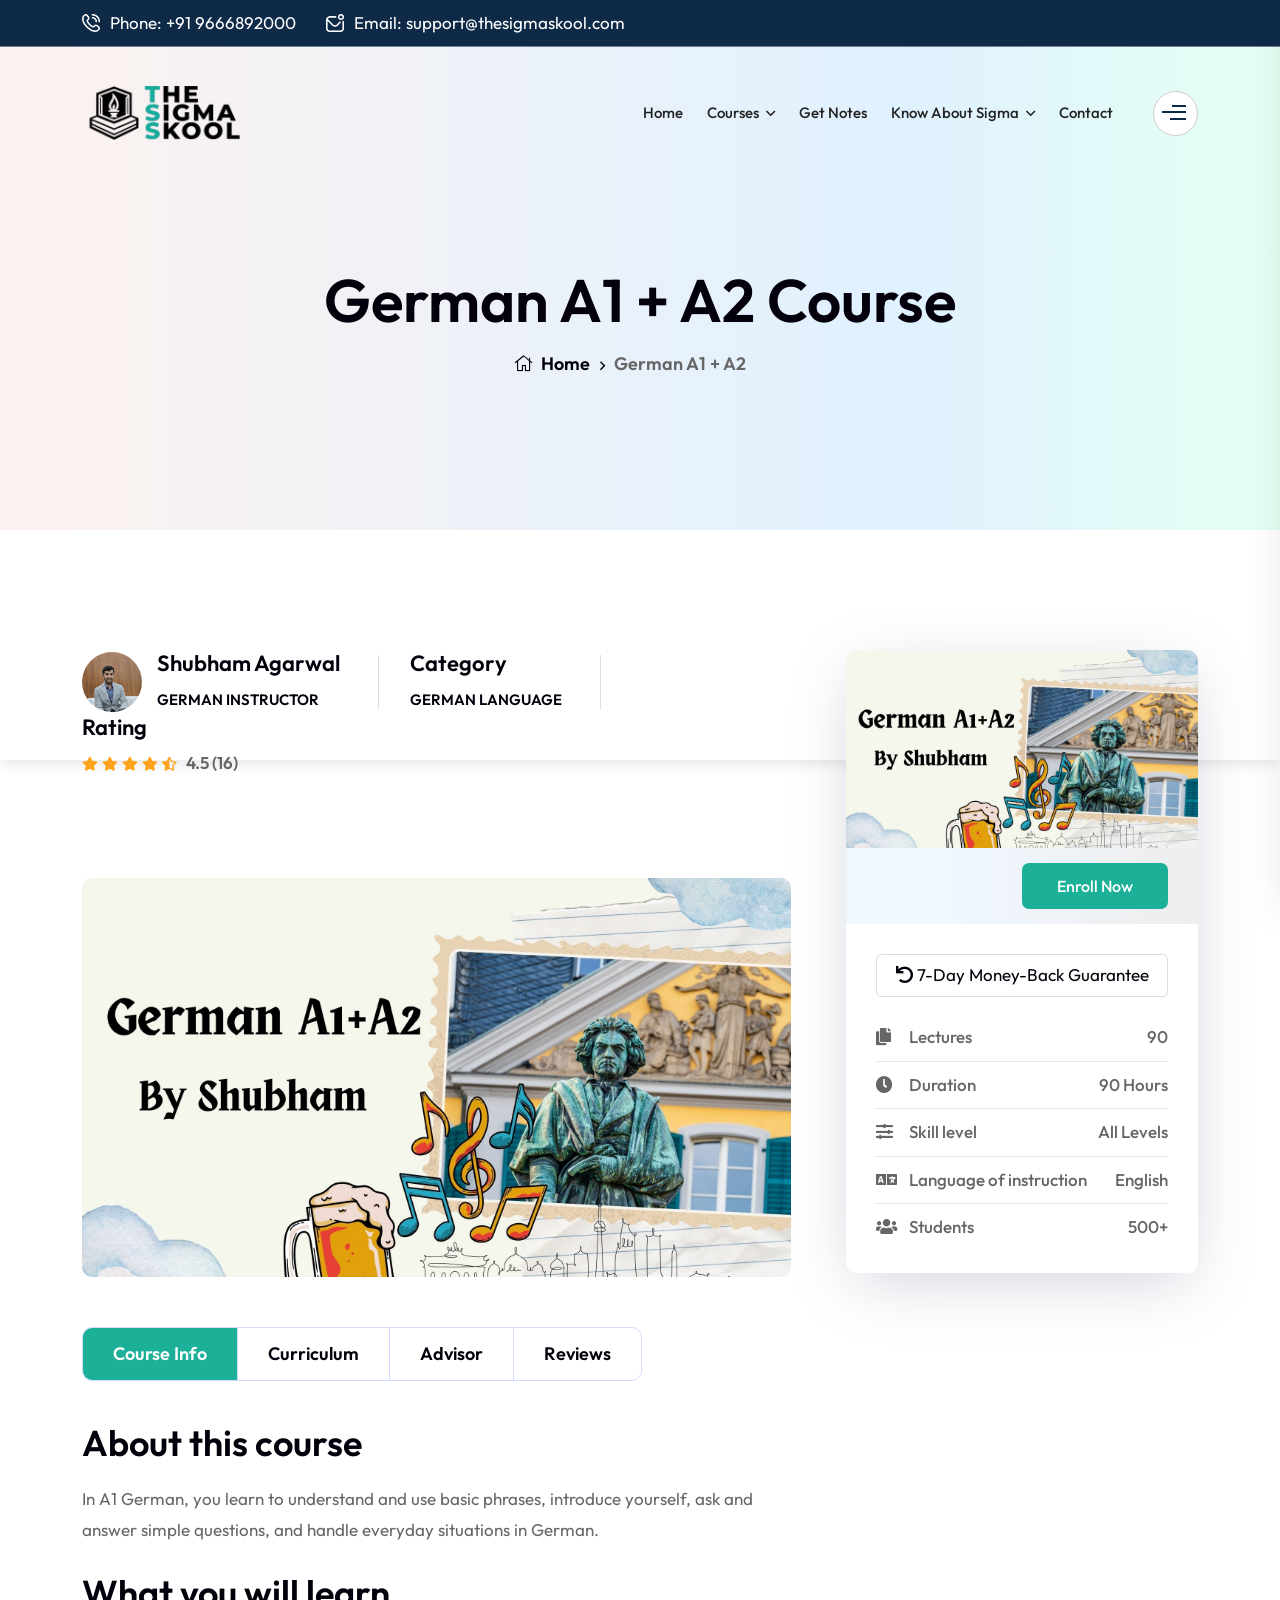
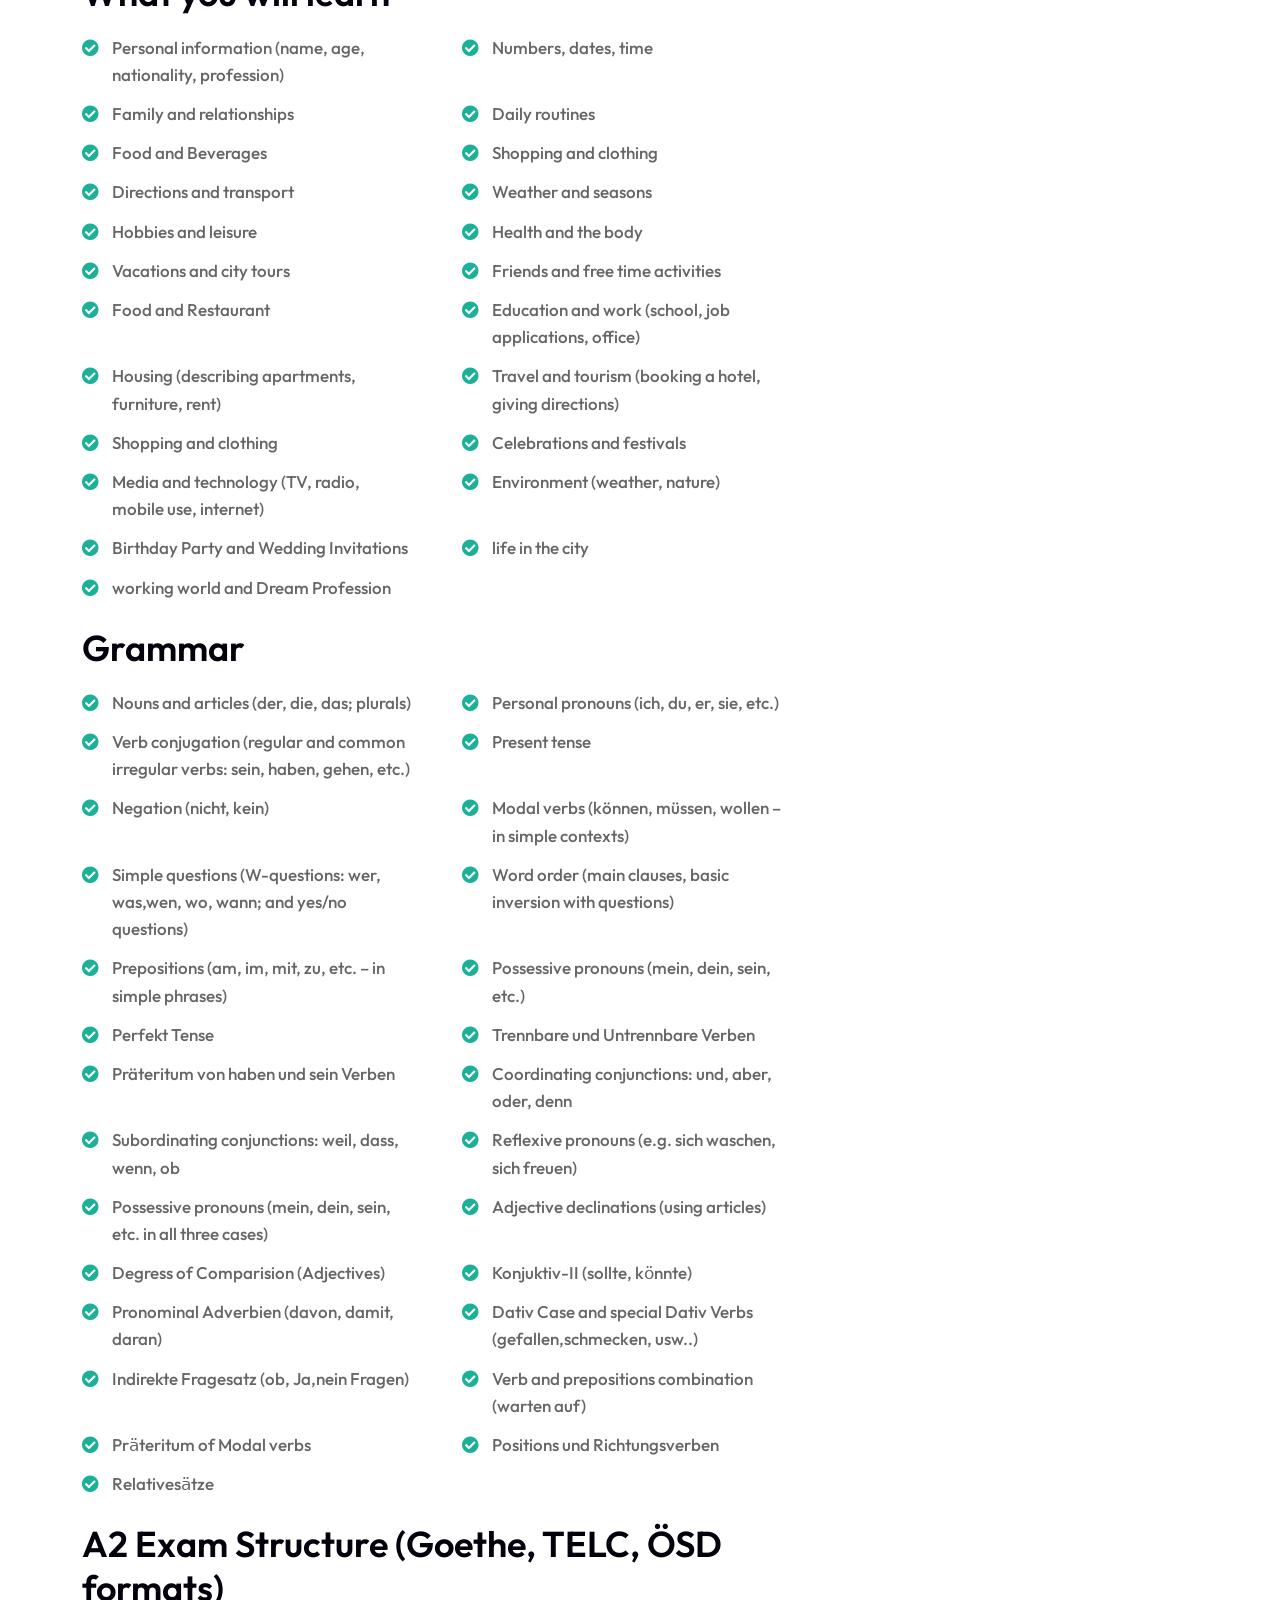
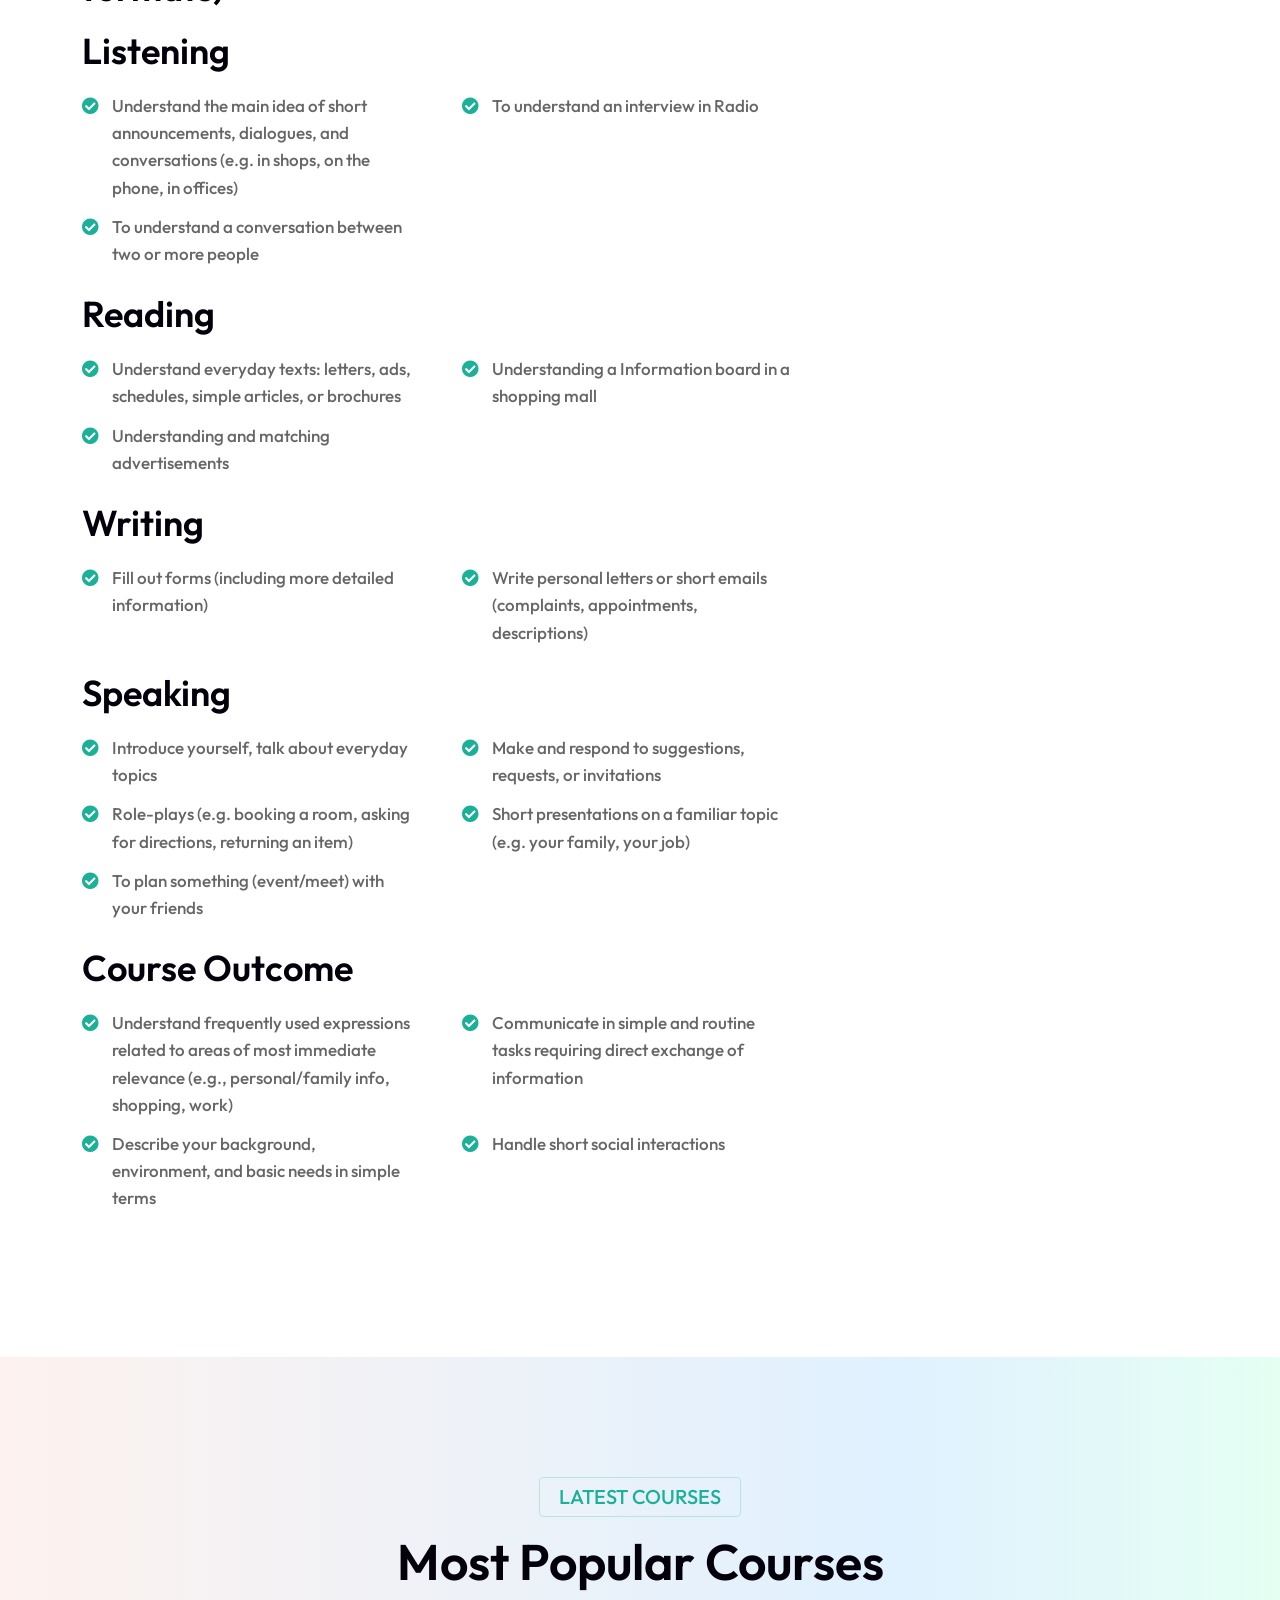
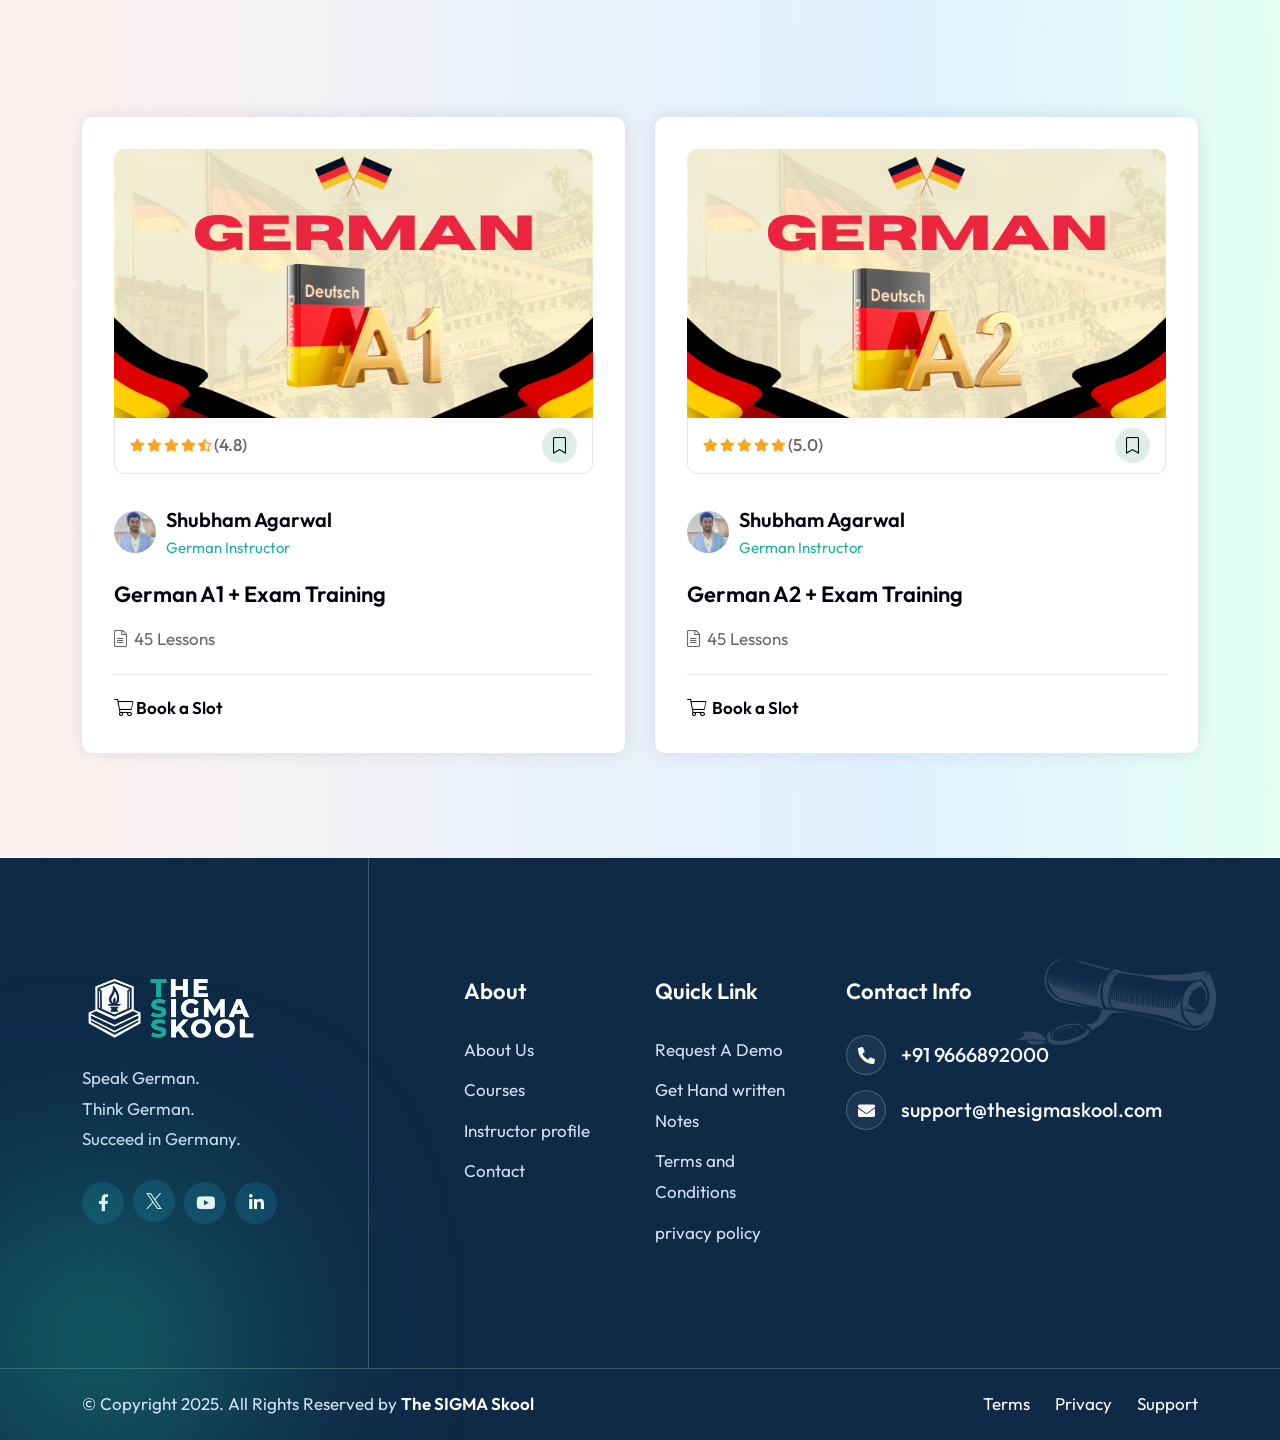
<file: a1a2.html>
<!DOCTYPE html>
<html lang="en">

<head>
    <!-- ========== Meta Tags ========== -->
    <meta charset="utf-8">
    <meta http-equiv="X-UA-Compatible" content="IE=edge">
    <meta name="viewport" content="width=device-width, initial-scale=1">
    <meta name="description" content="Learna - Education HTML Template">

    <!-- ========== Page Title ========== -->
    <title>The Sigma Skool</title>

    <!-- ========== Favicon Icon ========== -->
    <link rel="shortcut icon" href="assets/img/favicon.png" type="image/x-icon">

    <!-- ========== Start Stylesheet ========== -->
    <link href="assets/css/bootstrap.min.css" rel="stylesheet">
    <link href="assets/css/font-awesome.min.css" rel="stylesheet">
    <link href="assets/css/magnific-popup.css" rel="stylesheet">
    <link href="assets/css/swiper-bundle.min.css" rel="stylesheet">
    <link href="assets/css/animate.min.css" rel="stylesheet">
    <link href="assets/css/validnavs.css" rel="stylesheet">
    <link href="assets/css/helper.css" rel="stylesheet">
    <link href="assets/css/unit-test.css" rel="stylesheet">
    <link href="assets/css/style.css" rel="stylesheet">
    <link href="style.css" rel="stylesheet">
    <!-- ========== End Stylesheet ========== -->

</head>

<body>

    <!-- Start Preloader 
    ============================================= -->
    <div id="preloader">
        <div id="edufix-preloader" class="edufix-preloader">
            <div class="animation-preloader">
                <div class="spinner"></div>
                <div class="txt-loading">
                    <span data-text-preloader="S" class="letters-loading">
                        S
                    </span>
                    <span data-text-preloader="I" class="letters-loading">
                        I
                    </span>
                    <span data-text-preloader="G" class="letters-loading">
                        G
                    </span>
                    <span data-text-preloader="M" class="letters-loading">
                        M
                    </span>
                    <span data-text-preloader="A" class="letters-loading">
                        A
                    </span>
                    <!-- <span data-text-preloader="X" class="letters-loading">
                        X
                    </span> -->
                </div>
            </div>
            <div class="loader">
                <div class="row">
                    <div class="col-3 loader-section section-left">
                        <div class="bg"></div>
                    </div>
                    <div class="col-3 loader-section section-left">
                        <div class="bg"></div>
                    </div>
                    <div class="col-3 loader-section section-right">
                        <div class="bg"></div>
                    </div>
                    <div class="col-3 loader-section section-right">
                        <div class="bg"></div>
                    </div>
                </div>
            </div>
        </div>
    </div>
    <!-- End Preloader -->

    <!--[if lte IE 9]>
        <p class="browserupgrade">You are using an <strong>outdated</strong> browser. Please <a href="https://browsehappy.com/">upgrade your browser</a> to improve your experience and security.</p>
    <![endif]-->

    <!-- Start Header Top 
    ============================================= -->
    <div class="top-bar-area top-bar-style-one bg-dark text-light">
        <div class="container">
            <div class="row align-center">
                <div class="col-lg-7">
                    <ul class="item-flex">
                        <li>
                            <a href="tel:+4733378901">
                                <img src="assets/img/icon/2.png" alt="Icon"> Phone: +91 9666892000
                            </a>
                        </li>
                        <li>
                            <a href="mailto:name@email.com">
                                <img src="assets/img/icon/3.png" alt="Icon"> Email: support@thesigmaskool.com
                            </a>
                        </li>
                    </ul>
                </div>
                <div class="col-lg-5 text-end">
                    <div class="item-flex">
                        <!-- <div class="dropdown">
                            <button class="btn btn-secondary dropdown-toggle" type="button" id="dropdownMenuButton1" data-bs-toggle="dropdown" aria-expanded="false">
                                <img src="assets/img/icon/flag.png" alt="Image Not Found">
                                English <i class="fas fa-angle-down"></i>
                            </button>
                            <ul class="dropdown-menu" aria-labelledby="dropdownMenuButton1">
                              <li><a class="dropdown-item" href="#">Spanish</a></li>
                              <li><a class="dropdown-item" href="#">Arabic</a></li>
                            </ul>
                        </div> -->
                        <!-- <div>
                            <a href="#"><img src="assets/img/icon/1.png" alt="Icon"> Admin</a>
                        </div> -->
                    </div>
                </div>
            </div>
        </div>
    </div>
    <!-- End Header Top -->

    <!-- Header 
    ============================================= -->
    <header>
        <!-- Start Navigation -->
        <nav
            class="navbar mobile-sidenav navbar-sticky navbar-default validnavs dark navbar-fixed no-background inc-topbar">


            <div class="container d-flex justify-content-between align-items-center">

                <!-- Start Header Navigation -->
                <div class="item-flex">
                    <div class="navbar-header">
                        <button type="button" class="navbar-toggle" data-toggle="collapse" data-target="#navbar-menu">
                            <i class="fa fa-bars"></i>
                        </button>
                        <a class="navbar-brand" href="index.html">
                            <img src="assets/img/logo.png" class="logo" alt="Logo">
                        </a>
                    </div>
                    <!-- <form class="search-form" action="#">
                        <input type="text" placeholder="Search" class="form-control" name="text">
                        <button type="submit">
                            <i class="fa fa-search"></i>
                        </button>  
                    </form> -->
                </div>
                <!-- End Header Navigation -->

                <div class="nav-item-box d-flex justify-content-between align-items-center">
                    <!-- Collect the nav links, forms, and other content for toggling -->
                    <div class="collapse navbar-collapse" id="navbar-menu">

                        <img src="assets/img/logo.png" alt="Logo">
                        <button type="button" class="navbar-toggle" data-toggle="collapse" data-target="#navbar-menu">
                            <i class="fa fa-times"></i>
                        </button>

                        <ul class="nav navbar-nav navbar-right" data-in="fadeInDown" data-out="fadeOutUp">
                            <li class="dropdown megamenu-fw megamenu-style-two">
                                <!-- <a href="#" class="dropdown-toggle" data-toggle="dropdown">SIGMA</a>
                                <ul class="dropdown-menu megamenu-content" role="menu">
                                    
                                    <li>
                                        <div class="col-menu-wrap">
                                            <div class="menu-cal-items">
                                                <div class="col-menu">
                                                    <h4>Homepage Layout</h4>
                                                    <ul class="menu-col">
                                                        <li><a href="index.html">Home</a></li>
                                                        <li><a href="index-2.html">Digital Course Hub</a></li>
                                                        <li><a href="index-3.html">Online Academy</a></li>
                                                        <li><a href="index-4.html">Distance learning</a></li>
                                                    </ul>
                                                </div>
                                                <div c4lass="col-menu">
                                                    <h4>Homepage Layout</h4>
                                                    <ul class="menu-col">
                                                        <li><a href="index-5.html">Digital Education</a></li>
                                                        <li><a href="index-6.html">Remote Training</a></li>
                                                        <li><a href="index-7.html">University Classic</a></li>
                                                        <li><a href="index-8.html">Kindergarten</a></li>
                                                    </ul>
                                                </div>
                                            </div>
                                            <div class="megamenu-banner">
                                                <img src="assets/img/thumb/20.jpg" alt="Image Not Found">
                                            </div>
                                        </div>
                                    </li>
                                </ul>
                            </li> -->
                            <li><a href="index.html">Home</a></li>
                            <li class="dropdown megamenu-fw megamenu-style-four">
                                <a href="#" class="dropdown-toggle" data-toggle="dropdown">Courses</a>
                                <ul class="dropdown-menu megamenu-content" role="menu">
                                    <li>
                                        <div class="col-menu-wrap">
                                            <div class="col-menu">
                                                <h6 class="title">German Language</h6>
                                                <div class="content">
                                                    <ul class="menu-col">
                                                        <li><a href="a1.html">German A1</a></li>
                                                        <li><a href="a2.html">German A2</a></li>
                                                        <li><a href="b1.html">German B1</a></li>
                                                        <li><a href="a1a2.html">German A1+A2</a></li>
                                                        <li><a href="a1a2b1.html">German A1+A2+B1</a></li>
                                                        <li><a href="a2b1.html">German A2+B1</a></li>
                                                    </ul>
                                                </div>
                                            </div>
                                            <!-- <div class="col-menu">
                                                <h6 class="title">Japanese Language</h6>
                                                <div class="content">
                                                    <ul class="menu-col">
                                                        <li><a href="course-filter.html">Comming Soon</a></li>
                                                        <li><a href="course-filter-sidebar.html">Course Filter Sidebar</a></li>
                                                        <li><a href="course-filter-list.html">Course Filter List</a></li>
                                                        <li><a href="course-filter-list-sidebar.html">Course Filter List Sidebar</a></li>
                                                        <li><a href="course-single.html">Course Details</a></li>
                                                        <li><a href="course-single-2.html">Course Details Two</a></li>
                                                    </ul>
                                                </div>
                                            </div> -->
                                        </div><!-- end row -->
                                    </li>
                                </ul>
                            </li>
                            <li><a href="notes.html">Get Notes</a></li>
                            <li class="dropdown megamenu-fw megamenu-style-three">
                                <a href="#aboutus" class="dropdown-toggle" data-toggle="dropdown">Know about Sigma</a>
                                <ul class="dropdown-menu megamenu-content" role="menu">
                                    <li>
                                        <!-- <li><a href="about-us-2.html">About Us Two</a></li> -->
                                        <!-- <li><a href="instructor.html">Instructor</a></li> -->
                                    <li><a href="profile.html">Instructor Profile</a></li>
                                    <li><a href="terms-and-conditions.html">Terms and Conditions</a></li>
                                    <!-- <div class="col-menu-wrap">
                                            <div class="col-menu">
                                                <h6 class="title">Get Started</h6>
                                                <div class="content">
                                                    <ul class="menu-col">
                                                        <li><a href="about-us.html">About Us</a></li>
                                                        <li><a href="about-us-2.html">About Us Two</a></li>
                                                        <li><a href="instructor.html">Instructor</a></li>
                                                        <li><a href="profile.html">Instructor Profile</a></li>
                                                        <li><a href="gallery.html">Gallery</a></li>
                                                    </ul>
                                                </div>
                                            </div>
                                            <div class="col-menu">
                                                <h6 class="title">Events</h6>
                                                <div class="content">
                                                    <ul class="menu-col">
                                                        <li><a href="event.html">Event Style One</a></li>
                                                        <li><a href="event-2.html">Event Style Two</a></li>
                                                        <li><a href="event-3.html">Event Style Three</a></li>
                                                        <li><a href="event-4.html">Event Style Four</a></li>
                                                        <li><a href="event-single.html">Event Details</a></li>
                                                    </ul>
                                                </div>
                                            </div>
                                            <div class="col-menu">
                                                <h6 class="title">Important Pages</h6>
                                                <div class="content">
                                                    <ul class="menu-col">
                                                        <li><a href="membership-plan.html">Membership Plan</a></li>
                                                        <li><a href="zoom-meeting.html">Zoom Meeting</a></li>
                                                        <li><a href="zoom-meeting-details.html">Zoom Meeting Details</a></li>
                                                        <li><a href="faq.html">Faqs</a></li>
                                                        <li><a href="privacy-policy.html">Privacy Policy</a></li>
                                                    </ul>
                                                </div>
                                            </div>    
                                            <div class="col-menu">
                                                <h6 class="title">Other Pages</h6>
                                                <div class="content">
                                                    <ul class="menu-col">
                                                        <li><a href="contact-us.html">Contact Us</a></li>
                                                        <li><a href="login.html">Login</a></li>
                                                        <li><a href="register.html">Register</a></li>
                                                        <li><a href="megamenu.html">Megamenu</a></li>
                                                        <li><a href="404.html">Error page</a></li>
                                                    </ul>
                                                </div>
                                            </div>
                                        </div> -->
                            </li>
                        </ul>
                        </li>

                        <!-- <li class="dropdown">
                                <a href="#" class="dropdown-toggle" data-toggle="dropdown" >Blog</a>
                                <ul class="dropdown-menu">
                                    <li><a href="blog-standard.html">Blog Standard</a></li>
                                    <li><a href="blog-with-sidebar.html">Blog With Sidebar</a></li>
                                    <li><a href="blog-2-colum.html">Blog Grid Two Colum</a></li>
                                    <li><a href="blog-3-colum.html">Blog Grid Three Colum</a></li>
                                    <li><a href="blog-single.html">Blog Single</a></li>
                                    <li><a href="blog-single-with-sidebar.html">Blog Single With Sidebar</a></li>
                                </ul>
                        </li> -->
                        <!-- <li><a href="contact-us.html">Blog</a></li> -->
                        <li><a href="contact-us.html">Contact</a></li>
                        </ul>
                    </div><!-- /.navbar-collapse -->

                    <div class="attr-right">
                        <!-- Start Atribute Navigation -->
                        <div class="attr-nav">
                            <ul>
                                <li class="side-menu">
                                    <a href="#">
                                        <div class="menu-icon">
                                            <span class="bar-1"></span>
                                            <span class="bar-2"></span>
                                            <span class="bar-3"></span>
                                        </div>
                                    </a>
                                </li>
                            </ul>

                        </div>
                        <!-- End Atribute Navigation -->
                    </div>
                </div>

                <!-- Start Side Menu -->
                <div class="side">
                    <a href="#" class="close-side"><i class="fas fa-times"></i></a>
                    <div class="widget">
                        <div class="logo">
                            <img src="assets/img/logo-light.png" alt="Logo">
                        </div>
                        <p>
                            Sigma Skool offers expert-led German language courses guided by high-profile instructors
                            with global teaching experience. Our curriculum emphasizes real-world communication,
                            cultural fluency, and career relevance. Mastering German opens doors to international
                            education, top-tier job markets, and global networking—making language learning an
                            investment in your future success.

                        </p>
                    </div>
                    <div class="widget address">
                        <div>
                            <ul>
                                <li>
                                    <div class="content">
                                        <p>Address</p>
                                        <strong>Hyderabad</strong>
                                    </div>
                                </li>
                                <li>
                                    <div class="content">
                                        <p>Email</p>
                                        <strong>support@thesigmaskool.com</strong>
                                    </div>
                                </li>
                                <li>
                                    <div class="content">
                                        <p>Contact</p>
                                        <strong>+91 9666892000</strong>
                                    </div>
                                </li>
                            </ul>
                        </div>
                    </div>
                    <div class="widget newsletter">
                        <h4 class="title">Make yourself a SIGMA</h4>
                        <form action="#">
                            <div class="input-group stylish-input-group">
                                <input type="email" placeholder="Enter your e-mail" class="form-control" name="email">
                                <span class="input-group-addon">
                                    <button type="submit">
                                        <i class="fa fa-long-arrow-right"></i>
                                    </button>
                                </span>
                            </div>
                        </form>
                    </div>
                    <div class="widget social">
                        <ul class="link">
                            <li><a href="#"><i class="fab fa-facebook-f"></i></a></li>
                            <li><a href="#"><i class="fab fa-twitter"></i></a></li>
                            <li><a href="#"><i class="fab fa-linkedin-in"></i></a></li>
                            <!-- <li><a href="#"><i class="fab fa-behance"></i></a></li> -->
                        </ul>
                    </div>

                </div>
                <!-- End Side Menu -->

            </div>
            <!-- Overlay screen for menu -->
            <div class="overlay-screen"></div>
            <!-- End Overlay screen for menu -->
        </nav>
        <!-- End Navigation -->
    </header>
    <!-- End Header -->


    <!-- Start Breadcrumb 
    ============================================= -->
    <div class="breadcrumb-area text-center bg-gray-gradient-secondary">
        <div class="container">
            <div class="row">
                <div class="col-lg-8 offset-lg-2">
                    <h1>German A1 + A2 Course</h1>
                    <nav aria-label="breadcrumb">
                        <ol class="breadcrumb">
                            <li><a href="#"><i class="fas fa-home"></i> Home</a></li>
                            <li class="active">German A1 + A2</li>
                        </ol>
                    </nav>
                </div>
            </div>
        </div>
    </div>
    <!-- End Breadcrumb -->

    <!-- Start Course Details 
    ============================================= -->
    <div class="course-detils-area default-padding">
        <div class="container">
            <div class="course-details-items">
                <div class="row">
                    <div class="col-lg-8 pr-40 pr-md-15 pr-xs-15">
                        <div class="course-details-left-info">

                            <div class="course-single-meta">
                                <div class="item author">
                                    <div class="thumb">
                                        <a href="#"><img alt="Thumb" src="assets/img/team/profile.png"></a>
                                    </div>
                                    <div class="desc">
                                        <h4>Shubham Agarwal</h4>
                                        <a href="#">German Instructor</a>
                                    </div>
                                </div>
                                <div class="item category">
                                    <h4>Category</h4>
                                    <a href="#">German Language</a>
                                </div>
                                <div class="item rating">
                                    <h4>Rating</h4>
                                    <i class="fas fa-star"></i>
                                    <i class="fas fa-star"></i>
                                    <i class="fas fa-star"></i>
                                    <i class="fas fa-star"></i>
                                    <i class="fas fa-star-half-alt"></i>
                                    <span>4.5 (16)</span>
                                </div>
                            </div>
                            <div class="coruse-details-thumb">
                                <img src="assets/img/courses/a1a2.jpg" alt="Image Not Found">
                            </div>

                            <div class="course-details-info">
                                <ul class="nav nav-tabs course-details-navs" id="myTab" role="tablist">
                                    <li class="nav-item" role="presentation">
                                        <button class="nav-link active" id="tabs_1" data-bs-toggle="tab"
                                            data-bs-target="#tab_1" type="button" role="tab" aria-controls="tab_1"
                                            aria-selected="true">
                                            Course Info
                                        </button>
                                    </li>
                                    <li class="nav-item" role="presentation">
                                        <button class="nav-link" id="tabs_2" data-bs-toggle="tab"
                                            data-bs-target="#tab_2" type="button" role="tab" aria-controls="tab_2"
                                            aria-selected="false">
                                            Curriculum
                                        </button>
                                    </li>
                                    <li class="nav-item" role="presentation">
                                        <button class="nav-link" id="tabs_3" data-bs-toggle="tab"
                                            data-bs-target="#tab_3" type="button" role="tab" aria-controls="tab_3"
                                            aria-selected="false">
                                            Advisor
                                        </button>
                                    </li>
                                    <li class="nav-item" role="presentation">
                                        <button class="nav-link" id="tabs_4" data-bs-toggle="tab"
                                            data-bs-target="#tab_4" type="button" role="tab" aria-controls="tab_4"
                                            aria-selected="false">
                                            Reviews
                                        </button>
                                    </li>
                                </ul>


                                <div class="tab-content course-details-tab-content" id="myTabContent">
                                    <!-- Tab Single -->
                                    <div class="tab-pane fade show active" id="tab_1" role="tabpanel"
                                        aria-labelledby="tabs_1">
                                       <h2>About this course</h2>
                                    <p>
                                        In A1 German, you learn to understand and use basic phrases, introduce yourself, ask and answer simple questions, and handle everyday situations in German.
                                    <h2>What you will learn</h2>
                                    <ul class="list-style-one">
                                        <li>Personal information (name, age, nationality, profession)</li>
                                        <li>Numbers, dates, time</li>
                                        <li>Family and relationships</li>
                                        <li>Daily routines</li>
                                        <li>Food and Beverages</li>
                                        <li>Shopping and clothing</li>
                                        <li>Directions and transport</li>
                                        <li>Weather and seasons</li>
                                        <li>Hobbies and leisure </li>
                                        <li>Health and the body </li>
                                        <li>Vacations and city tours</li>
                                        <li>Friends and free time activities</li>
                                        <li>Food and Restaurant</li>
                                            <li>Education and work (school, job applications, office)</li>
                                            <li>Housing (describing apartments, furniture, rent)</li>
                                            <li>Travel and tourism (booking a hotel, giving directions)</li>
                                            <li>Shopping and clothing</li>
                                            <li>Celebrations and festivals</li>
                                            <li>Media and technology (TV, radio, mobile use, internet)</li>
                                            <li>Environment (weather, nature)</li>
                                            <li>Birthday Party and Wedding Invitations </li>
                                            <li>life in the city </li>
                                            <li>working world and Dream Profession</li>
                                    </ul>
                                    <h2>Grammar</h2>
                                    <ul class="list-style-one">
                                        <li>Nouns and articles (der, die, das; plurals)</li>
                                        <li>Personal pronouns (ich, du, er, sie, etc.)</li>
                                        <li>Verb conjugation (regular and common irregular verbs: sein, haben, gehen, etc.)</li>
                                        <li>Present tense </li>
                                        <li>Negation (nicht, kein)</li>
                                        <li>Modal verbs (können, müssen, wollen – in simple contexts)</li>
                                        <li>Simple questions (W-questions: wer, was,wen, wo, wann; and yes/no questions)</li>
                                        <li>Word order (main clauses, basic inversion with questions)</li>
                                        <li>Prepositions (am, im, mit, zu, etc. – in simple phrases)</li>
                                        <li>Possessive pronouns (mein, dein, sein, etc.)</li>
                                        <li>Perfekt Tense</li>
                                        <li>Trennbare und Untrennbare Verben</li>
                                        <li>Präteritum von haben und sein Verben</li>
                                         <li>Coordinating conjunctions: und, aber, oder, denn</li>
                                            <li>Subordinating conjunctions: weil, dass, wenn, ob</li>
                                            <li>Reflexive pronouns (e.g. sich waschen, sich freuen)</li>
                                            <li>Possessive pronouns (mein, dein, sein, etc. in all three cases) </li>
                                            <li>Adjective declinations (using articles)</li>
                                            <li>Degress of Comparision (Adjectives)</li>
                                            <li>Konjuktiv-II (sollte, kӧnnte)</li>
                                            <li>Pronominal Adverbien (davon, damit, daran)</li>
                                            <li>Dativ Case and special Dativ Verbs (gefallen,schmecken, usw..)</li>
                                            <li>Indirekte Fragesatz (ob, Ja,nein Fragen) </li>
                                            <li>Verb and prepositions combination (warten auf) </li>
                                            <li>Prӓteritum of Modal verbs</li>
                                            <li>Positions und Richtungsverben </li>
                                            <li>Relativesӓtze </li>
                                        </ul>

                                   <h2>A2 Exam Structure (Goethe, TELC, ÖSD formats)<br></h2>
                                        <h2>Listening</h2>
                                        <ul class="list-style-one">
                                            <li>Understand the main idea of short announcements, dialogues, and
                                                conversations (e.g. in shops, on the phone, in offices)</li>
                                            <li>To understand an interview in Radio</li>
                                            <li>To understand a conversation between two or more people</li>

                                        </ul>
                                        <h2>Reading</h2>
                                        <ul class="list-style-one">
                                            <li>Understand everyday texts: letters, ads, schedules, simple articles, or
                                                brochures</li>
                                            <li>Understanding a Information board in a shopping mall</li>
                                            <li>Understanding and matching advertisements</li>
                                        </ul>
                                        <h2>Writing</h2>
                                        <ul class="list-style-one">
                                            <li>Fill out forms (including more detailed information)</li>
                                            <li>Write personal letters or short emails (complaints, appointments,
                                                descriptions)</li>
                                        </ul>
                                        <h2>Speaking</h2>
                                        <ul class="list-style-one">
                                            <li>Introduce yourself, talk about everyday topics</li>
                                            <li>Make and respond to suggestions, requests, or invitations</li>
                                            <li>Role-plays (e.g. booking a room, asking for directions, returning an
                                                item)</li>
                                            <li>Short presentations on a familiar topic (e.g. your family, your job)
                                            </li>
                                            <li>To plan something (event/meet) with your friends</li>
                                        </ul>
                                    
                                    <h2>Course Outcome</h2>
                                            <ul class="list-style-one">
                                                <li>Understand frequently used expressions related to areas of most immediate relevance (e.g., personal/family info,
                                                    shopping, work)</li>
                                                <li>Communicate in simple and routine tasks requiring direct exchange of information</li>
                                                <li>Describe your background, environment, and basic needs in simple terms</li>
                                                <li>Handle short social interactions</li>
                                            
                                            </ul>

                                    </div>

                                    <div class="tab-pane fade" id="tab_4" role="tabpanel" aria-labelledby="tabs_4">
                                        <div class="curriculum-review">
                                            <div class="curriculum-review-item">
                                                <div class="total-review">
                                                    <h2>4.9</h2>
                                                    <h4>Wonderful</h4>
                                                    <div class="ratings">
                                                        <i class="fas fa-star"></i>
                                                        <i class="fas fa-star"></i>
                                                        <i class="fas fa-star"></i>
                                                        <i class="fas fa-star"></i>
                                                        <i class="fas fa-star-half-alt"></i>
                                                    </div>
                                                    <span>(2.5k Reviews)</span>
                                                </div>
                                                <div class="review-count">
                                                    <!-- Single Item -->
                                                    <div class="review-count-item">
                                                        <div class="ratings five-out-of-five">
                                                            <i class="fas fa-star"></i>
                                                            <i class="fas fa-star"></i>
                                                            <i class="fas fa-star"></i>
                                                            <i class="fas fa-star"></i>
                                                            <i class="fas fa-star"></i>
                                                        </div>
                                                        <div class="progress-bar width-90"></div>
                                                        <span>90%</span>
                                                    </div>
                                                    <!-- End Single Item -->
                                                    <!-- Single Item -->
                                                    <div class="review-count-item">
                                                        <div class="ratings five-out-of-four">
                                                            <i class="fas fa-star"></i>
                                                            <i class="fas fa-star"></i>
                                                            <i class="fas fa-star"></i>
                                                            <i class="fas fa-star"></i>
                                                            <i class="fas fa-star"></i>
                                                        </div>
                                                        <div class="progress-bar width-80"></div>
                                                        <span>80%</span>
                                                    </div>
                                                    <!-- End Single Item -->
                                                    <!-- Single Item -->
                                                    <div class="review-count-item">
                                                        <div class="ratings five-out-of-three">
                                                            <i class="fas fa-star"></i>
                                                            <i class="fas fa-star"></i>
                                                            <i class="fas fa-star"></i>
                                                            <i class="fas fa-star"></i>
                                                            <i class="fas fa-star"></i>
                                                        </div>
                                                        <div class="progress-bar width-70"></div>
                                                        <span>70%</span>
                                                    </div>
                                                    <!-- End Single Item -->
                                                    <!-- Single Item -->
                                                    <div class="review-count-item">
                                                        <div class="ratings five-out-of-two">
                                                            <i class="fas fa-star"></i>
                                                            <i class="fas fa-star"></i>
                                                            <i class="fas fa-star"></i>
                                                            <i class="fas fa-star"></i>
                                                            <i class="fas fa-star"></i>
                                                        </div>
                                                        <div class="progress-bar width-60"></div>
                                                        <span>60%</span>
                                                    </div>
                                                    <!-- End Single Item -->
                                                    <!-- Single Item -->
                                                    <div class="review-count-item">
                                                        <div class="ratings five-out-of-one">
                                                            <i class="fas fa-star"></i>
                                                            <i class="fas fa-star"></i>
                                                            <i class="fas fa-star"></i>
                                                            <i class="fas fa-star"></i>
                                                            <i class="fas fa-star"></i>
                                                        </div>
                                                        <div class="progress-bar width-10"></div>
                                                        <span>10%</span>
                                                    </div>
                                                    <!-- End Single Item -->
                                                </div>
                                            </div>
                                        </div>
                                        <div class="course-review-section mt-80 mt-xs-50">
                                            <!-- Single Item -->
                                            <div class="course-review-item-one">
                                                <div class="thumb">
                                                    <!-- <img src="assets/img/team/m3.jpg" alt="Image Not Found"> -->
                                                </div>
                                                <div class="info">
                                                    <div class="top">
                                                        <h4>Y Sunny</h4>
                                                        <span>18 August, 2025</span>
                                                    </div>
                                                    <div class="ratings">
                                                        <i class="fas fa-star"></i>
                                                        <i class="fas fa-star"></i>
                                                        <i class="fas fa-star"></i>
                                                        <i class="fas fa-star"></i>
                                                        <i class="fas fa-star-half-alt"></i>
                                                    </div>
                                                    <p>
                                                        Learning German with Shubham Sir was a great experience. I have
                                                        completed A1+A2 with strong basics and In a structured way.
                                                    </p>
                                                    <div class="bottom">
                                                        <ul>
                                                            <li>
                                                                <a href="#"><i class="fas fa-thumbs-up"></i> 202</a>
                                                            </li>
                                                            <li>
                                                                <a href="#"><i class="fas fa-reply"></i> Reply</a>
                                                            </li>
                                                        </ul>
                                                    </div>
                                                </div>
                                            </div>
                                            <!-- End Single Item -->
                                            <!-- Single Item -->
                                            <div class="course-review-item-one">
                                                <div class="thumb">
                                                    <!-- <img src="assets/img/team/m4.jpg" alt="Image Not Found"> -->
                                                </div>
                                                <div class="info">
                                                    <div class="top">
                                                        <h4>Jayasree</h4>
                                                        <span>18 June, 2025</span>
                                                    </div>
                                                    <div class="ratings">
                                                        <i class="fas fa-star"></i>
                                                        <i class="fas fa-star"></i>
                                                        <i class="fas fa-star"></i>
                                                        <i class="fas fa-star"></i>
                                                        <i class="fas fa-star"></i>
                                                    </div>
                                                    <p>
                                                        It has been an amazing experience learning the language with you
                                                        sir.and you allows a lot of time for practicing conversations
                                                        during our lessons and does not ignore grammar,pronunciation or
                                                        spellings.I appreciate your patience and clarity in explaining
                                                        complex concepts.
                                                    </p>
                                                    <div class="bottom">
                                                        <ul>
                                                            <li>
                                                                <a href="#"><i class="fas fa-thumbs-up"></i> 658</a>
                                                            </li>
                                                            <li>
                                                                <a href="#"><i class="fas fa-reply"></i> Reply</a>
                                                            </li>
                                                        </ul>
                                                    </div>
                                                </div>
                                            </div>
                                            <!-- End Single Item -->
                                        </div>
                                    </div>
                                    <!-- End Tab Single -->
                                </div>

                            </div>

                        </div>
                    </div>
                    <div class="col-lg-4">
                        <div class="course-details-category">
                            <!-- Single Item -->
                            <div class="course-cat-single">
                                <div class="course-preview-info">
                                    <div class="thumb">
                                        <img src="assets/img/courses/a1a2.jpg" alt="Thumb">
                                        <!-- <a href="https://www.youtube.com/watch?v=owhuBrGIOsE" class="popup-youtube light video-play-button item-center"> -->
                                        <!-- <i class="fa fa-play"></i> -->
                                        </a>
                                    </div>
                                    <div class="content">
                                        <div class="top">
                                            <div class="pricce">
                                                <!-- <h2>$32</h2> -->
                                            </div>
                                            <a class="btn btn-theme animation btn-sm" href="https://wa.me/919666892000">Enroll Now</a>
                                        </div>
                                        <div class="course-includes">
                                            <div class="info">
                                                <p>
                                                    <i class="fas fa-undo"></i> 7-Day Money-Back Guarantee
                                                </p>
                                                <ul>
                                                    <li>
                                                        <i class="fas fa-copy"></i> Lectures <span>90</span>
                                                    </li>
                                                    <li>
                                                        <i class="fas fa-clock"></i> Duration <span>90 Hours</span>
                                                    </li>
                                                    <li>
                                                        <i class="fas fa-sliders-h"></i> Skill level <span>All
                                                            Levels</span>
                                                    </li>
                                                    <li>
                                                        <i class="fas fa-language"></i> Language of instruction<span>English</span>
                                                    </li>
                                                    <li>
                                                        <i class="fas fa-users"></i> Students <span>500+</span>
                                                    </li>
                                                </ul>
                                            </div>
                                        </div>
                                    </div>
                                </div>
                            </div>
                            <!-- End Single Item -->
                            <!-- Single Item -->
                            <!-- <div class="course-cat-single">
                                <div class="top-instructor-widget">
                                    <h4 class="widget-title">Top Instructors</h4>
                                    Single Item
                                    <div class="top-instructor-single">
                                        <div class="thumb">
                                            <img src="assets/img/team/m6.jpg" alt="Image Not Found">
                                        </div>
                                        <div class="info">
                                            <h5><a href="#">Daniyel Joe</a></h5>
                                            <span>Java Expert</span>
                                            <div class="ratings">
                                                <i class="fas fa-star"></i>
                                                <i class="fas fa-star"></i>
                                                <i class="fas fa-star"></i>
                                                <i class="fas fa-star"></i>
                                                <i class="fas fa-star-half-alt"></i>
                                                <span>(4.9)</span>
                                            </div>
                                            <ul>
                                                <li><i class="fas fa-file-alt"></i> 12 Courses</li>
                                                <li><i class="fas fa-user"></i> 2k Students</li>
                                            </ul>
                                        </div>
                                    </div>
                                    Single Item
                                    Single Item
                                    <div class="top-instructor-single">
                                        <div class="thumb">
                                            <img src="assets/img/team/m5.jpg" alt="Image Not Found">
                                        </div>
                                        <div class="info">
                                            <h5><a href="#">Sarahub Albert</a></h5>
                                            <span>Laravel Expert</span>
                                            <div class="ratings">
                                                <i class="fas fa-star"></i>
                                                <i class="fas fa-star"></i>
                                                <i class="fas fa-star"></i>
                                                <i class="fas fa-star"></i>
                                                <i class="fas fa-star"></i>
                                                <span>(5.0)</span>
                                            </div>
                                            <ul>
                                                <li><i class="fas fa-file-alt"></i> 25 Courses</li>
                                                <li><i class="fas fa-user"></i> 5k Students</li>
                                            </ul>
                                        </div>
                                    </div>
                                    Single Item
                                </div>
                            </div>
                            End Single Item -->
                        </div>
                    </div>
                </div>
            </div>
        </div>
    </div>
    <!-- End Course Details -->

     <!-- Start Course 
    ============================================= -->
    <div class="course-style-two-area default-padding bottom-less bg-gray-gradient-secondary overflow-hidden"
        id="courses">
        <div class="container">
            <div class="row">
                <div class="col-lg-8 offset-lg-2">
                    <div class="site-heading text-center">
                        <h4 class="sub-title">Latest Courses</h4>
                        <h2 class="title">Most Popular Courses</h2>
                    </div>
                </div>
            </div>
        </div>
        <div class="container">
            <div class="row">
                <div class="col-lg-12">
                    <div class="course-style-one-bullet swiper">
                        <div class="swiper-wrapper">


                            <!-- <div class="swiper-slide">
                                <div class="course-bullet-item">
                                    <div class="icon">
                                        <img src="assets/img/icon/26.png" alt="Image Not Found">
                                    </div>
                                    <div class="info">
                                        <h4>German</h4>
                                        <span>6 Courses</span>
                                    </div>
                                </div>
                            </div> -->
                            <!-- <div class="swiper-slide">
                                <div class="course-bullet-item">
                                    <div class="icon">
                                        <img src="assets/img/icon/27.png" alt="Image Not Found">
                                    </div>
                                    <div class="info">
                                        <h4>Japanese</h4>
                                        <span>5 Courses</span>
                                    </div>
                                </div>
                            </div>
                            <div class="swiper-slide">
                                <div class="course-bullet-item">
                                    <div class="icon">
                                        <img src="assets/img/icon/28.png" alt="Image Not Found">
                                    </div>
                                    <div class="info">
                                        <h4>Spoken English</h4>
                                        <span>10 Courses</span>
                                    </div>
                                </div>
                            </div>
                            <div class="swiper-slide">
                                <div class="course-bullet-item">
                                    <div class="icon">
                                        <img src="assets/img/icon/29.png" alt="Image Not Found">
                                    </div>
                                    <div class="info">
                                        <h4>French</h4>
                                        <span>6 Courses</span>
                                    </div>
                                </div>
                            </div>
                            <div class="swiper-slide">
                                <div class="course-bullet-item">
                                    <div class="icon">
                                        <img src="assets/img/icon/30.png" alt="Image Not Found">
                                    </div>
                                    <div class="info">
                                        <h4>Spanish</h4>
                                        <span>7 Courses</span>
                                    </div>
                                </div>
                            </div> -->
                        </div>
                    </div>
                </div>
            </div>

            <div class="course-style-one-carousel swiper">
                <div class="swiper-wrapper">

                    <!-- Single Item -->
                    <div class="swiper-slide">
                        <div class="row">
                            <div class="course-inner-carousel swiper">
                                <div class="swiper-wrapper">
                                    <!-- Single Item -->
                                    <div class="swiper-slide">
                                        <div class="course-style-one-item hover-less style-two">
                                            <div class="thumb">
                                                <img src="assets/img/courses/1.png" alt="Image Not Found">
                                            </div>
                                            <div class="top-meta">
                                                <ul>
                                                    <li>
                                                        <div class="course-rating">
                                                            <i class="fas fa-star"></i>
                                                            <i class="fas fa-star"></i>
                                                            <i class="fas fa-star"></i>
                                                            <i class="fas fa-star"></i>
                                                            <i class="fas fa-star-half-alt"></i>
                                                            <span>(4.8)</span>
                                                        </div>
                                                    </li>
                                                </ul>
                                                <div class="bookmark">
                                                    <a href="a1.html"><i class="fas fa-bookmark"></i></a>
                                                </div>
                                            </div>
                                            <div class="info">
                                                <div class="author">
                                                    <img src="assets/img/courses/profile.png" alt="Image Not Found">
                                                    <a href="profile.html">Shubham Agarwal <span>German Instructor</span></a>
                                                </div>
                                                <h4><a href="a1.html">German A1 + Exam Training</a></h4>
                                                <div class="course-meta">
                                                    <ul>
                                                        <li>
                                                            <i class="fas fa-file-alt"></i> 45 Lessons
                                                        </li>
                                                        <!-- <li>
                                                            <i class="fas fa-user"></i> 120 Students
                                                        </li> -->
                                                    </ul>
                                                </div>
                                            </div>
                                            <div class="course-bottom-meta">
                                                <!-- <h2 class="price"><del>$48.00</del> $32.00</h2> -->
                                                <a href="contact-us.html"><i class="fas fa-shopping-cart"></i>Book a Slot</a>
                                            </div>
                                        </div>
                                    </div>
                                    <!-- Single Item -->
                                    <!-- Single Item -->
                                    <div class="swiper-slide">
                                        <div class="course-style-one-item hover-less style-two">
                                            <div class="thumb">
                                                <img src="assets/img/courses/2.png" alt="Image Not Found">
                                            </div>
                                            <div class="top-meta">
                                                <ul>
                                                    <li>
                                                        <div class="course-rating">
                                                            <i class="fas fa-star"></i>
                                                            <i class="fas fa-star"></i>
                                                            <i class="fas fa-star"></i>
                                                            <i class="fas fa-star"></i>
                                                            <i class="fas fa-star"></i>
                                                            <span>(5.0)</span>
                                                        </div>
                                                    </li>
                                                </ul>
                                                <div class="bookmark">
                                                    <a href="a2.html"><i class="fas fa-bookmark"></i></a>
                                                </div>
                                            </div>
                                            <div class="info">
                                                <div class="author">
                                                    <img src="assets/img/courses/profile.png" alt="Image Not Found">
                                                    <a href="profile.html">Shubham Agarwal <span>German Instructor</span></a>
                                                </div>
                                                <h4><a href="a2.html">German A2 + Exam Training</a></h4>
                                                <div class="course-meta">
                                                    <ul>
                                                        <li>
                                                            <i class="fas fa-file-alt"></i> 45 Lessons
                                                        </li>
                                                        <!-- <li>
                                                            <i class="fas fa-user"></i> 340 Students
                                                        </li> -->
                                                    </ul>
                                                </div>
                                            </div>
                                            <div class="course-bottom-meta">
                                                <!-- <h2 class="price"><del>$53.00</del> $28.00</h2> -->
                                                <a href="contact-us.html"><i class="fas fa-shopping-cart"></i> Book a Slot</a>
                                            </div>
                                        </div>
                                    </div>
                                    <!-- Single Item -->
                                    <!-- Single Item -->
                                    <div class="swiper-slide">
                                        <div class="course-style-one-item hover-less style-two">
                                            <div class="thumb">
                                                <img src="assets/img/courses/3.png" alt="Image Not Found">
                                            </div>
                                            <div class="top-meta">
                                                <ul>
                                                    <li>
                                                        <div class="course-rating">
                                                            <i class="fas fa-star"></i>
                                                            <i class="fas fa-star"></i>
                                                            <i class="fas fa-star"></i>
                                                            <i class="fas fa-star"></i>
                                                            <i class="fas fa-star-half-alt"></i>
                                                            <span>(4.9)</span>
                                                        </div>
                                                    </li>
                                                </ul>
                                                <div class="bookmark">
                                                    <a href="b1.html"><i class="fas fa-bookmark"></i></a>
                                                </div>
                                            </div>
                                            <div class="info">
                                                <div class="author">
                                                    <img src="assets/img/courses/profile.png" alt="Image Not Found">
                                                    <a href="profile.html">Shubham Agarwal <span>German Instructor</span></a>
                                                </div>
                                                <h4><a href="b1.html">German B1 + Exam Training</a></h4>
                                                <div class="course-meta">
                                                    <ul>
                                                        <li>
                                                            <i class="fas fa-file-alt"></i> 60 Lessons
                                                        </li>
                                                        <li>
                                                            <!-- <i class="fas fa-user"></i> 650 Students -->
                                                        </li>
                                                    </ul>
                                                </div>
                                            </div>
                                            <div class="course-bottom-meta">
                                                <!-- <h2 class="price"><del>$36.00</del> $20.00</h2> -->
                                                <a href="contact-us.html"><i class="fas fa-shopping-cart"></i> Book a Slot</a>
                                            </div>
                                        </div>
                                    </div>
                                    <!-- Single Item -->
                                       <!-- Single Item -->
                                    <div class="swiper-slide">
                                        <div class="course-style-one-item hover-less style-two">
                                            <div class="thumb">
                                                <img src="assets/img/courses/4.png" alt="Image Not Found">
                                            </div>
                                            <div class="top-meta">
                                                <ul>
                                                    <li>
                                                        <div class="course-rating">
                                                            <i class="fas fa-star"></i>
                                                            <i class="fas fa-star"></i>
                                                            <i class="fas fa-star"></i>
                                                            <i class="fas fa-star"></i>
                                                            <i class="fas fa-star-half-alt"></i>
                                                            <span>(4.8)</span>
                                                        </div>
                                                    </li>
                                                </ul>
                                                <div class="bookmark">
                                                    <a href="a1a2b1.html"><i class="fas fa-bookmark"></i></a>
                                                </div>
                                            </div>
                                            <div class="info">
                                                <div class="author">
                                                    <img src="assets/img/courses/profile.png" alt="Image Not Found">
                                                    <a href="profile.html">Shubham Agarwal<span>German Instructor</span></a>
                                                </div>
                                                <h4><a href="a1a2b1.html">German Combo pack A1+A2+B1 + Exam
                                                        Training</a></h4>
                                                <div class="course-meta">
                                                    <ul>
                                                        <li>
                                                            <i class="fas fa-file-alt"></i> 130 Lessons
                                                        </li>
                                                        <!-- <li>
                                                            <i class="fas fa-user"></i> 458 Students
                                                        </li> -->
                                                    </ul>
                                                </div>
                                            </div>
                                            <div class="course-bottom-meta">
                                                <!-- <h2 class="price"><del>$36.00</del> $20.00</h2> -->
                                                <a href="contact-us.html"><i class="fas fa-shopping-cart"></i> Book a slot</a>
                                            </div>
                                        </div>
                                    </div>
                                    <!-- Single Item -->
                                    <!-- Single Item -->
                                    <div class="swiper-slide">
                                        <div class="course-style-one-item hover-less style-two">
                                            <div class="thumb">
                                                <img src="assets/img/courses/a1a2.png" alt="Image Not Found">
                                            </div>
                                            <div class="top-meta">
                                                <ul>
                                                    <li>
                                                        <div class="course-rating">
                                                            <i class="fas fa-star"></i>
                                                            <i class="fas fa-star"></i>
                                                            <i class="fas fa-star"></i>
                                                            <i class="fas fa-star"></i>
                                                            <i class="fas fa-star-half-alt"></i>
                                                            <span>(4.7)</span>
                                                        </div>
                                                    </li>
                                                </ul>
                                                <div class="bookmark">
                                                    <a href="a1a2.html"><i class="fas fa-bookmark"></i></a>
                                                </div>
                                            </div>
                                            <div class="info">
                                                <div class="author">
                                                    <img src="assets/img/courses/profile.png" alt="Image Not Found">
                                                    <a href="profile.html">Shubham Agarwal<span>German Instructor</span></a>
                                                </div>
                                                <h4><a href="a1a2.html">German A1+A2 Combo + Exam Training</a>
                                                </h4>
                                                <div class="course-meta">
                                                    <ul>
                                                        <li>
                                                            <i class="fas fa-file-alt"></i> 90 Lessons
                                                        </li>
                                                        <!-- <li>
                                                            <i class="fas fa-user"></i> 457 Students
                                                        </li> -->
                                                    </ul>
                                                </div>
                                            </div>
                                            <div class="course-bottom-meta">
                                                <!-- <h2 class="price"><del>$42.00</del> $28.00</h2> -->
                                                <a href="contact-us.html"><i class="fas fa-shopping-cart"></i> Book a slot</a>
                                            </div>
                                        </div>
                                    </div>
                                    <!-- Single Item -->
                                    <!-- Single Item -->
                                    <div class="swiper-slide">
                                        <div class="course-style-one-item hover-less style-two">
                                            <div class="thumb">
                                                <img src="assets/img/courses/a2b1.png" alt="Image Not Found">
                                            </div>
                                            <div class="top-meta">
                                                <ul>
                                                    <li>
                                                        <div class="course-rating">
                                                            <i class="fas fa-star"></i>
                                                            <i class="fas fa-star"></i>
                                                            <i class="fas fa-star"></i>
                                                            <i class="fas fa-star"></i>
                                                            <i class="fas fa-star-half-alt"></i>
                                                            <span>(4.7)</span>
                                                        </div>
                                                    </li>
                                                </ul>
                                                <div class="bookmark">
                                                    <a href="#"><i class="fas fa-bookmark"></i></a>
                                                </div>
                                            </div>
                                            <div class="info">
                                                <div class="author">
                                                    <img src="assets/img/courses/profile.png" alt="Image Not Found">
                                                    <a href="#">Shubham Agarwal <span>German Instructor</span></a>
                                                </div>
                                                <h4><a href="a2b1.html">German A2+B1 Combo + Exam Training</a>
                                                </h4>
                                                <div class="course-meta">
                                                    <ul>
                                                        <li>
                                                            <i class="fas fa-file-alt"></i> 110 Lessons
                                                        </li>
                                                        <!-- <li>
                                                            <i class="fas fa-user"></i> 875 Students
                                                        </li> -->
                                                    </ul>
                                                </div>
                                            </div>
                                            <div class="course-bottom-meta">
                                                <!-- <h2 class="price"><del>$46.00</del> $34.00</h2> -->
                                                <a href="#"><i class="fas fa-shopping-cart"></i>Book a Slot</a>
                                            </div>
                                        </div>
                                    </div>
                                    <!-- Single Item -->
                                </div>
                            </div>
                        </div>
                    </div>
                    <!-- End Single Item -->

                    <!-- Single Item -->
                    <!-- <div class="swiper-slide">
                        <div class="row">
                            <div class="course-inner-carousel swiper">
                                <div class="swiper-wrapper">
                                  
                                </div>
                            </div>
                        </div>
                    </div> -->
                    <!-- End Single Item -->



                </div>
            </div>
        </div>
    </div>

    <!-- Start Footer 
    ============================================= -->
    <footer class="bg-dark footer-style-one text-light">
        <div class="footer-shape-style-one">
            <img src="assets/img/shape/2-light.png" alt="Image Not Found">
        </div>
        <div class="container">
            <div class="f-items default-padding">
                <div class="row">
                    <div class="col-lg-4 col-md-6 footer-item pr-30 pr-md-15 pr-xs-15">
                        <div class="f-item about">
                            <div class="footer-logo">
                                <img src="assets/img/logo-light.png" alt="Image Not Found">
                            </div>
                            <p>
                                Speak German. <br>Think German. <br>Succeed in Germany.
                            </p>
                            <ul class="footer-social">
                                <li>
                                    <a href="#">
                                        <i class="fab fa-facebook-f"></i>
                                    </a>
                                </li>
                                <li>
                                    <a href="#">
                                        <img src="assets/img/icon/x.png" alt="Icon">
                                    </a>
                                </li>
                                <li>
                                    <a href="#">
                                        <i class="fab fa-youtube"></i>
                                    </a>
                                </li>
                                <li>
                                    <a href="#">
                                        <i class="fab fa-linkedin-in"></i>
                                    </a>
                                </li>
                            </ul>
                        </div>
                    </div>
                    <div class="col-lg-2 col-md-6 footer-item">
                        <div class="f-item link">
                            <h4 class="widget-title">About</h4>
                            <ul>
                                <li>
                                    <a href="#aboutus">About Us</a>
                                </li>
                                <li>
                                    <a href="#courses">Courses</a>
                                </li>

                                <li>
                                    <a href="profile.html">Instructor profile</a>
                                </li>

                                <li>
                                    <a href="contact-us.html">Contact</a>
                                </li>
                            </ul>
                        </div>
                    </div>
                    <div class="col-lg-2 col-md-6 footer-item">
                        <div class="f-item link">
                            <h4 class="widget-title">Quick Link</h4>
                            <ul>
                                <li>
                                    <a href="https://wa.me/919666892000">Request A Demo</a>
                                </li>
                                <li>
                                    <a href="notes.html">Get Hand written Notes</a>
                                </li>
                                <!-- <li>
                                    <a href="contact-us.html">Addmition</a>
                                </li> -->
                                <li>
                                    <a href="terms-and-conditions.html">Terms and Conditions</a>
                                </li>
                                <li>
                                    <a href="privacy-policy.html">privacy policy</a>
                                </li>
                                <!-- <li>
                                    <a href="about-us.html">Students</a>
                                </li> -->
                            </ul>
                        </div>
                    </div>
                    <div class="col-lg-4 col-md-6 footer-item">
                        <div class="f-item newsletter">
                            <h4 class="widget-title">Contact Info</h4>
                            <ul class="contact-list-two">
                                <li>
                                    <div class="icon">
                                        <i class="fas fa-phone-alt"></i>
                                    </div>
                                    <div class="info">
                                        <h5><a href="tel:+4733378901">+91 9666892000</a></h5>
                                    </div>
                                </li>
                                <li>
                                    <div class="icon">
                                        <i class="fas fa-envelope"></i>
                                    </div>
                                    <div class="info">
                                        <h5><a href="mailto:support@thesigmaskool.com">support@thesigmaskool.com</a>
                                        </h5>
                                    </div>
                                </li>
                            </ul>
                            <!-- <h4>Download sigma app</h4> -->
                            <!-- <ul class="app-store">
                                <li>
                                    <a href="#"><img src="assets/img/icon/4.png" alt="Image Not Found"></a>
                                </li>
                                <li>
                                    <a href="#"><img src="assets/img/icon/5.png" alt="Image Not Found"></a>
                                </li>
                                <li>
                                    <a href="#"><img src="assets/img/icon/6.png" alt="Image Not Found"></a>
                                </li>
                            </ul> -->
                        </div>
                    </div>
                </div>
            </div>
        </div>
        <!-- Start Footer Bottom -->
        <div class="footer-bottom style-one">
            <div class="container">
                <div class="row">
                    <div class="col-lg-6">
                        <p>&copy; Copyright 2025. All Rights Reserved by <a href="#">The SIGMA Skool</a></p>
                    </div>
                    <div class="col-lg-6 text-end">
                        <ul class="link-list">
                            <li>
                                <a href="terms-and-conditions.html">Terms</a>
                            </li>
                            <li>
                                <a href="privacy-policy.html">Privacy</a>
                            </li>
                            <li>
                                <a href="mailto:contact@example.com">Support</a>
                            </li>
                        </ul>
                    </div>
                </div>
            </div>
        </div>
        <!-- End Footer Bottom -->
    </footer>
    <!-- End Footer -->

    <!-- jQuery Frameworks
    ============================================= -->
    <script src="assets/js/jquery-3.7.1.min.js"></script>
    <script src="assets/js/bootstrap.bundle.min.js"></script>
    <script src="assets/js/jquery.appear.js"></script>
    <script src="assets/js/jquery.easing.min.js"></script>
    <script src="assets/js/swiper-bundle.min.js"></script>
    <script src="assets/js/progress-bar.min.js"></script>
    <script src="assets/js/isotope.pkgd.min.js"></script>
    <script src="assets/js/imagesloaded.pkgd.min.js"></script>
    <script src="assets/js/magnific-popup.min.js"></script>
    <script src="assets/js/count-to.js"></script>
    <script src="assets/js/jquery.nice-select.min.js"></script>
    <script src="assets/js/wow.min.js"></script>
    <script src="assets/js/YTPlayer.min.js"></script>
    <script src="assets/js/loopcounter.js"></script>
    <script src="assets/js/validnavs.js"></script>
    <script src="assets/js/gsap.js"></script>
    <script src="assets/js/ScrollTrigger.min.js"></script>
    <script src="assets/js/SplitText.min.js"></script>
    <script src="assets/js/main.js"></script>

</body>

</html>
</file>
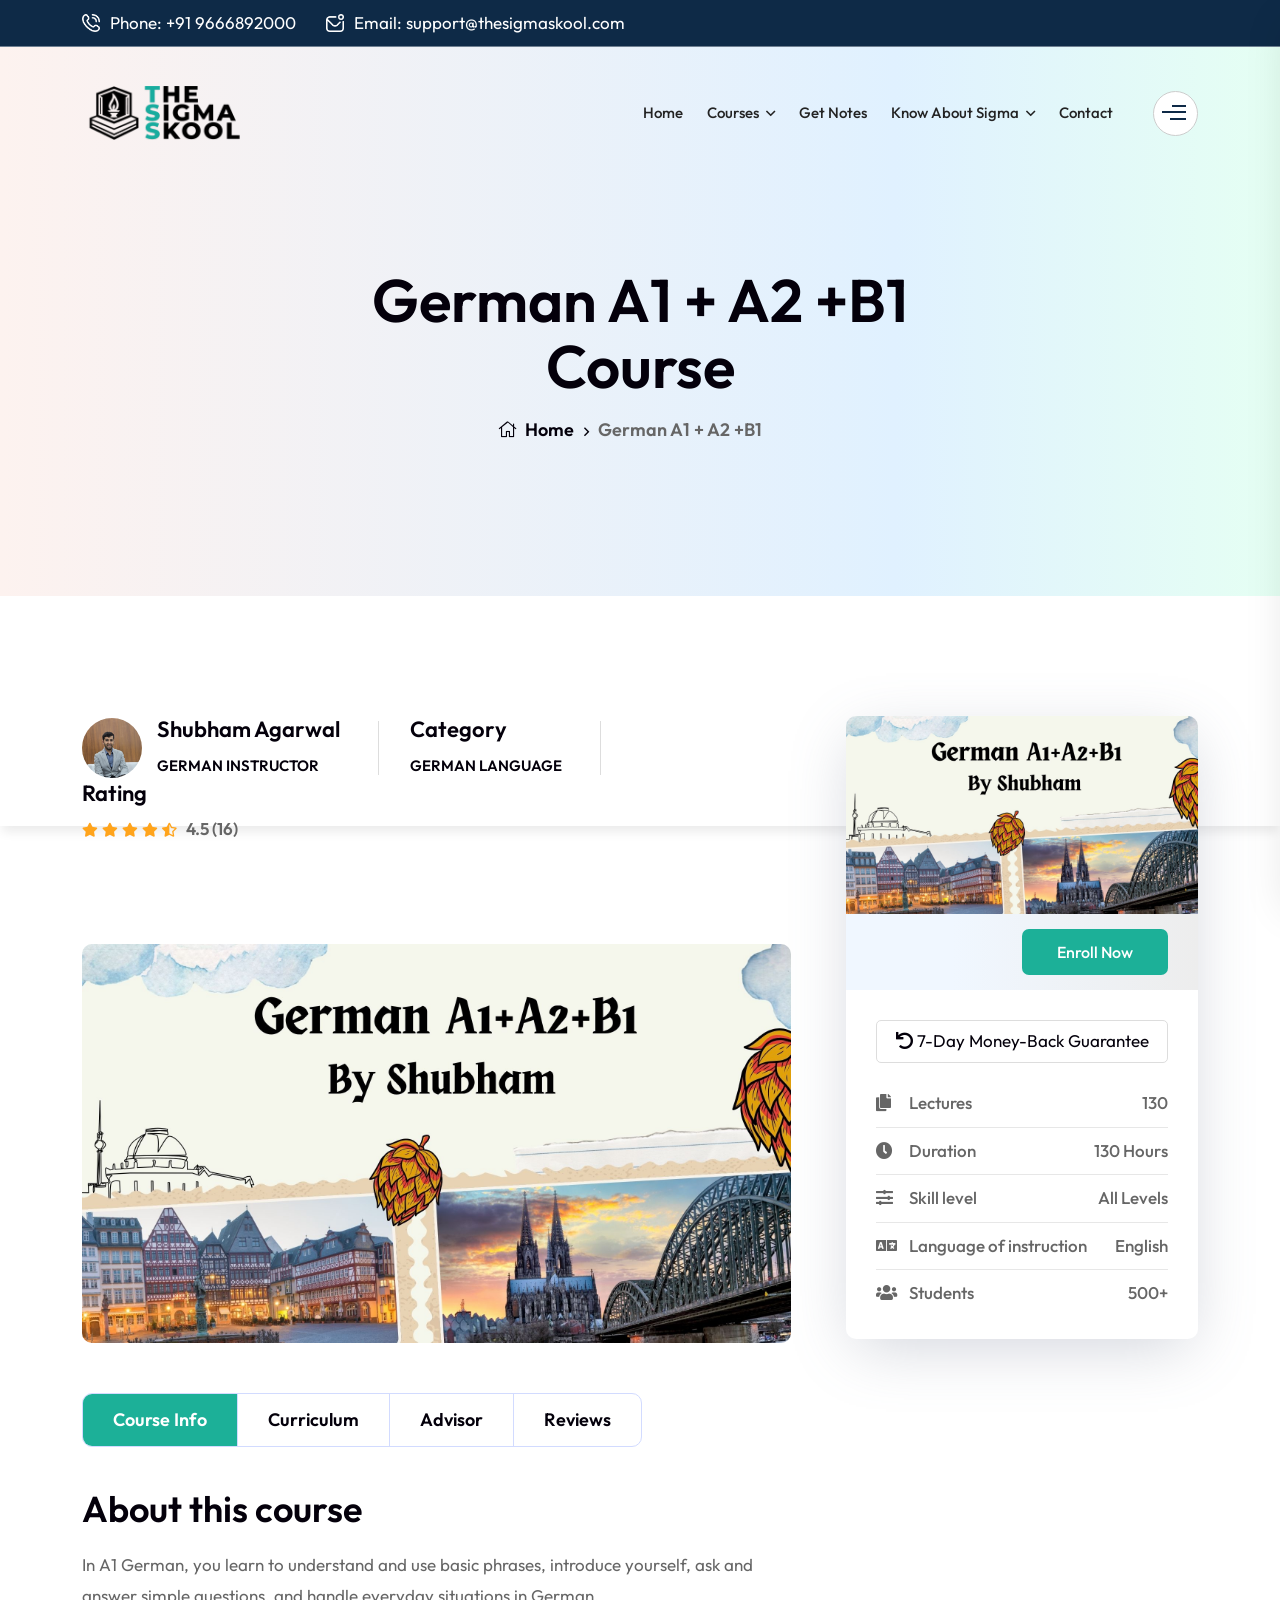
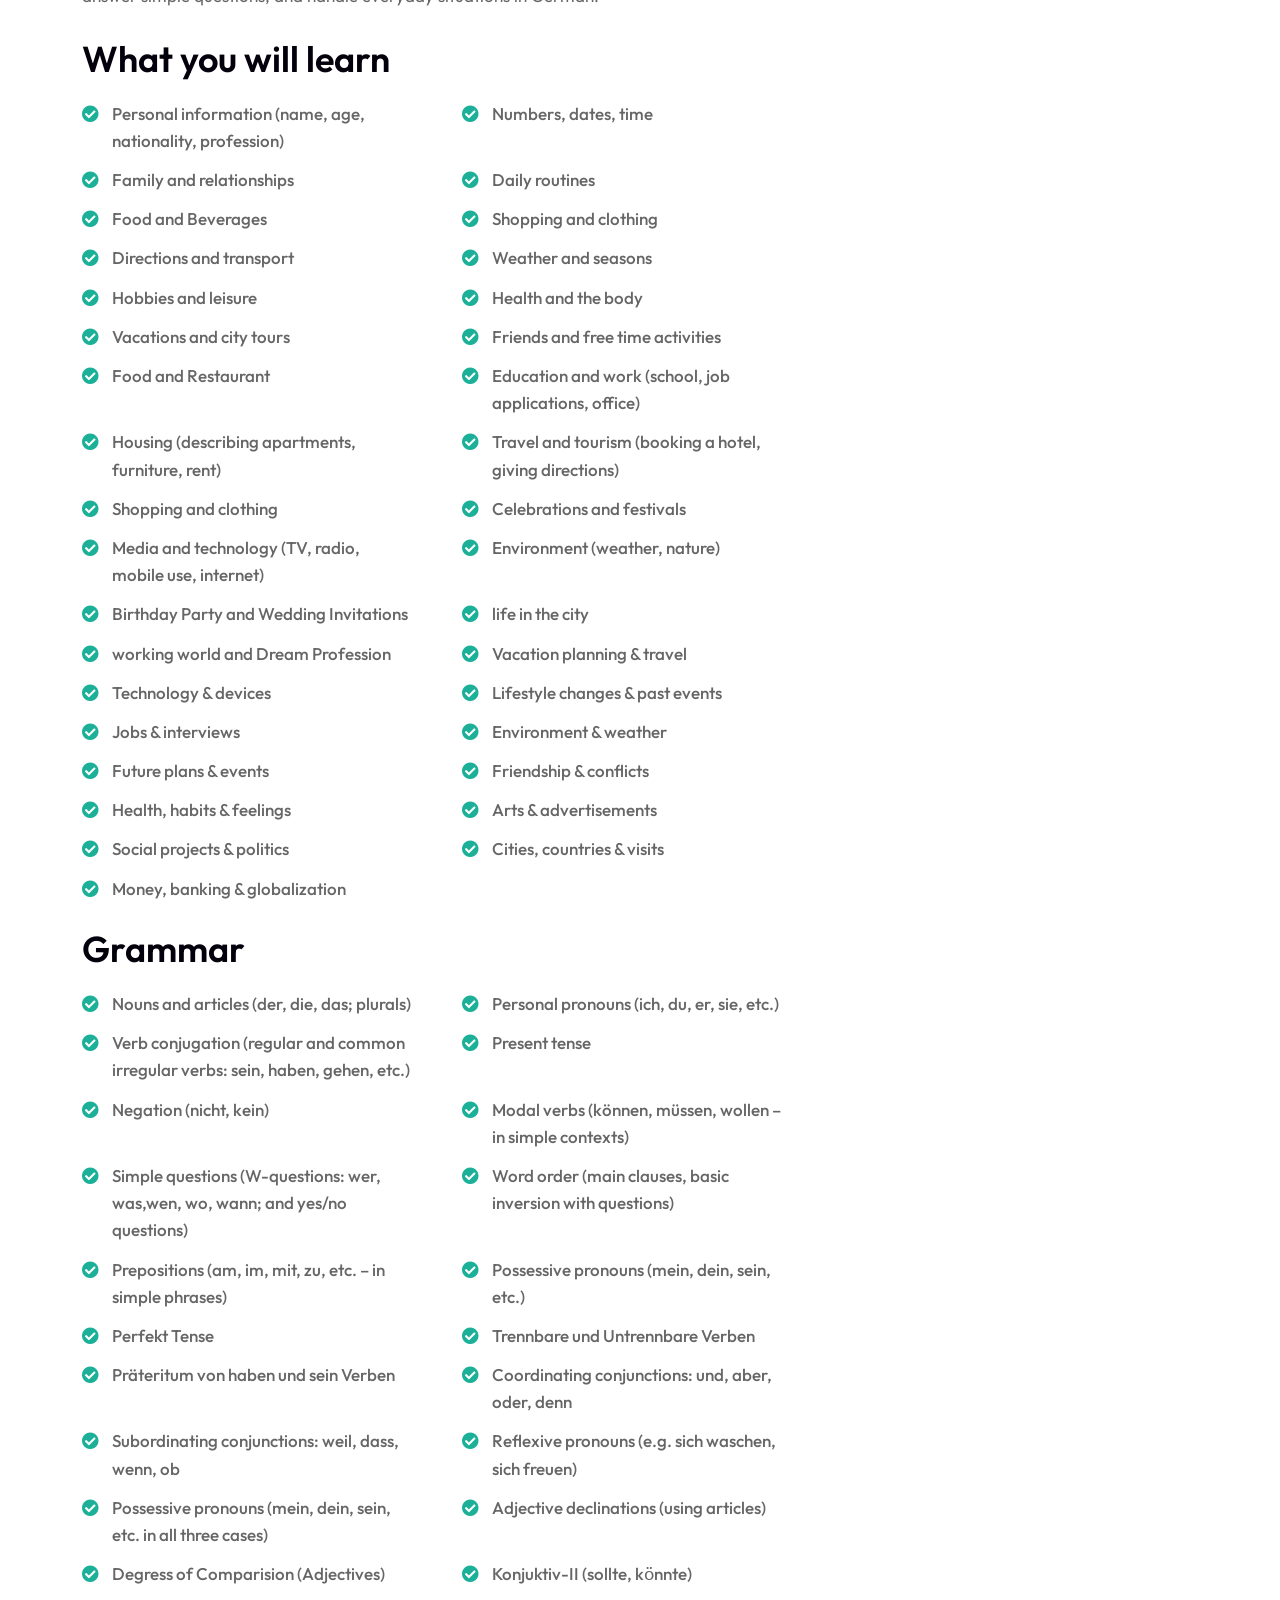
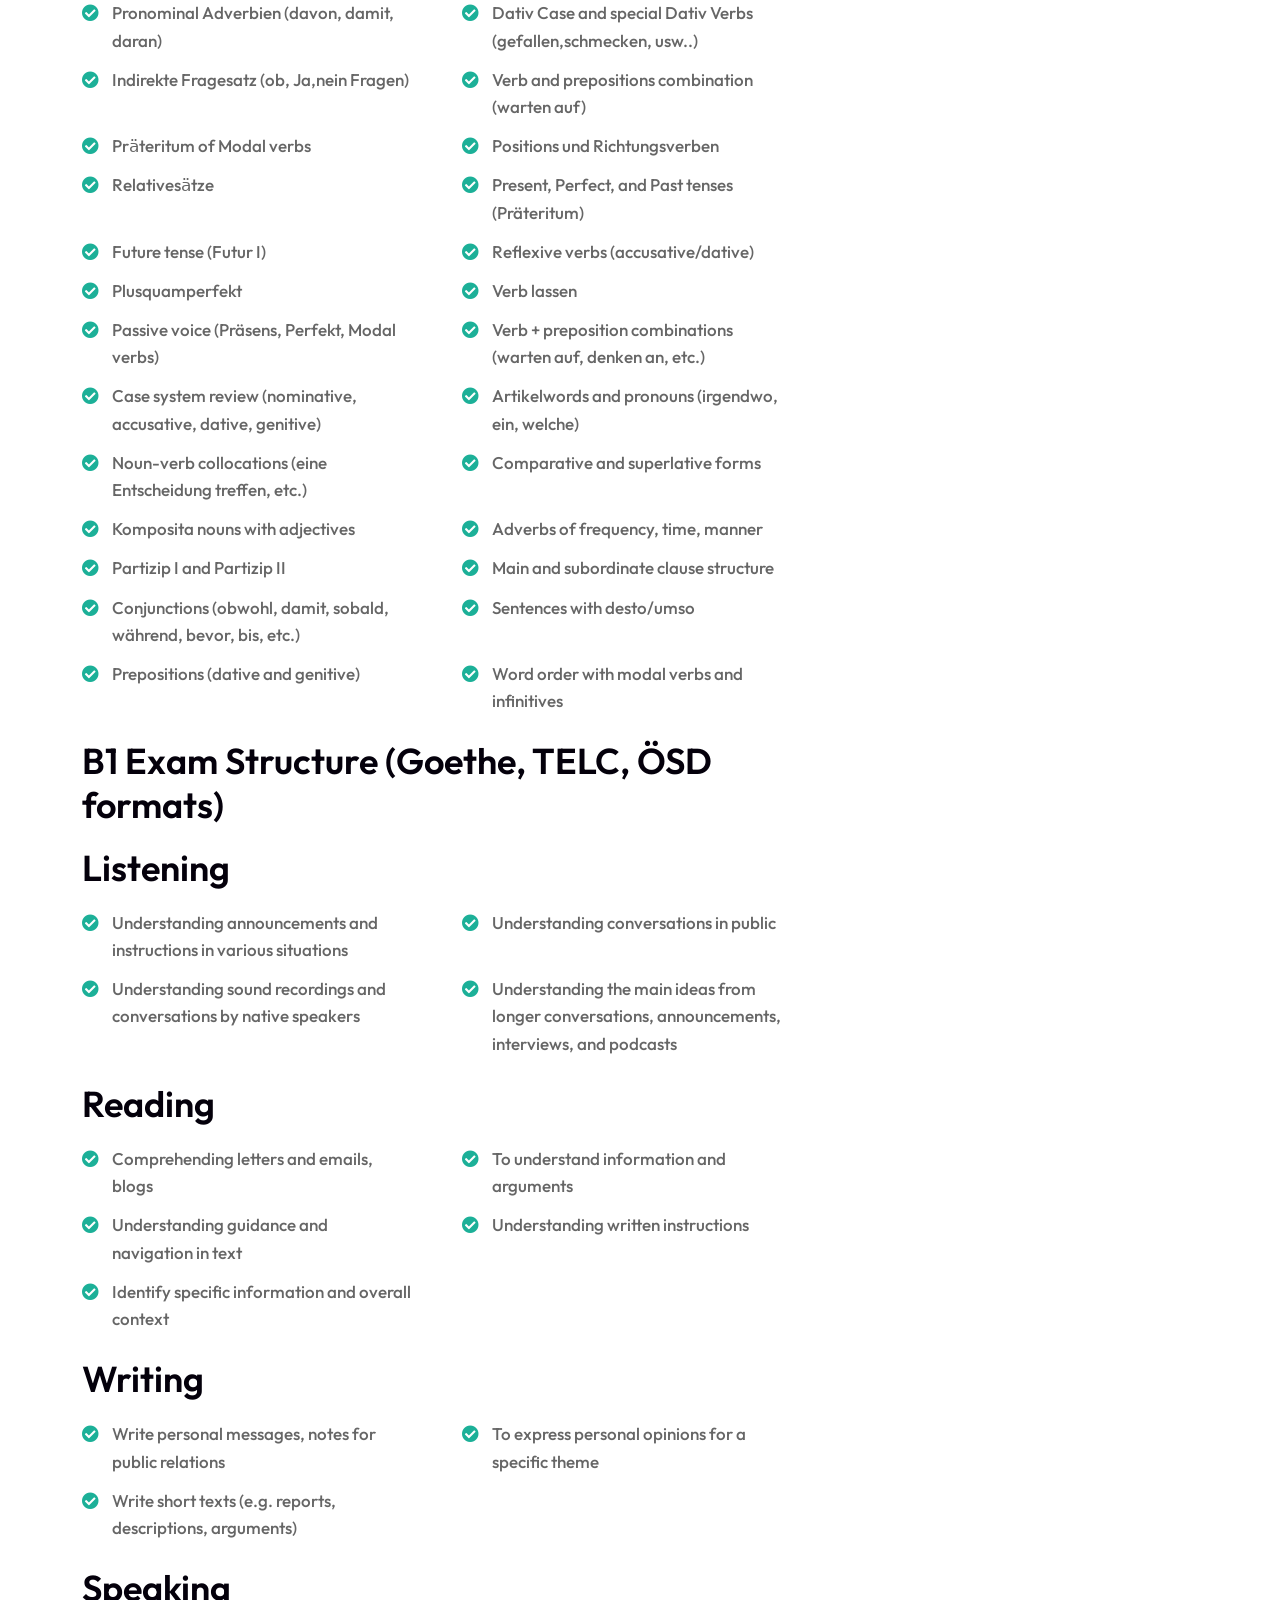
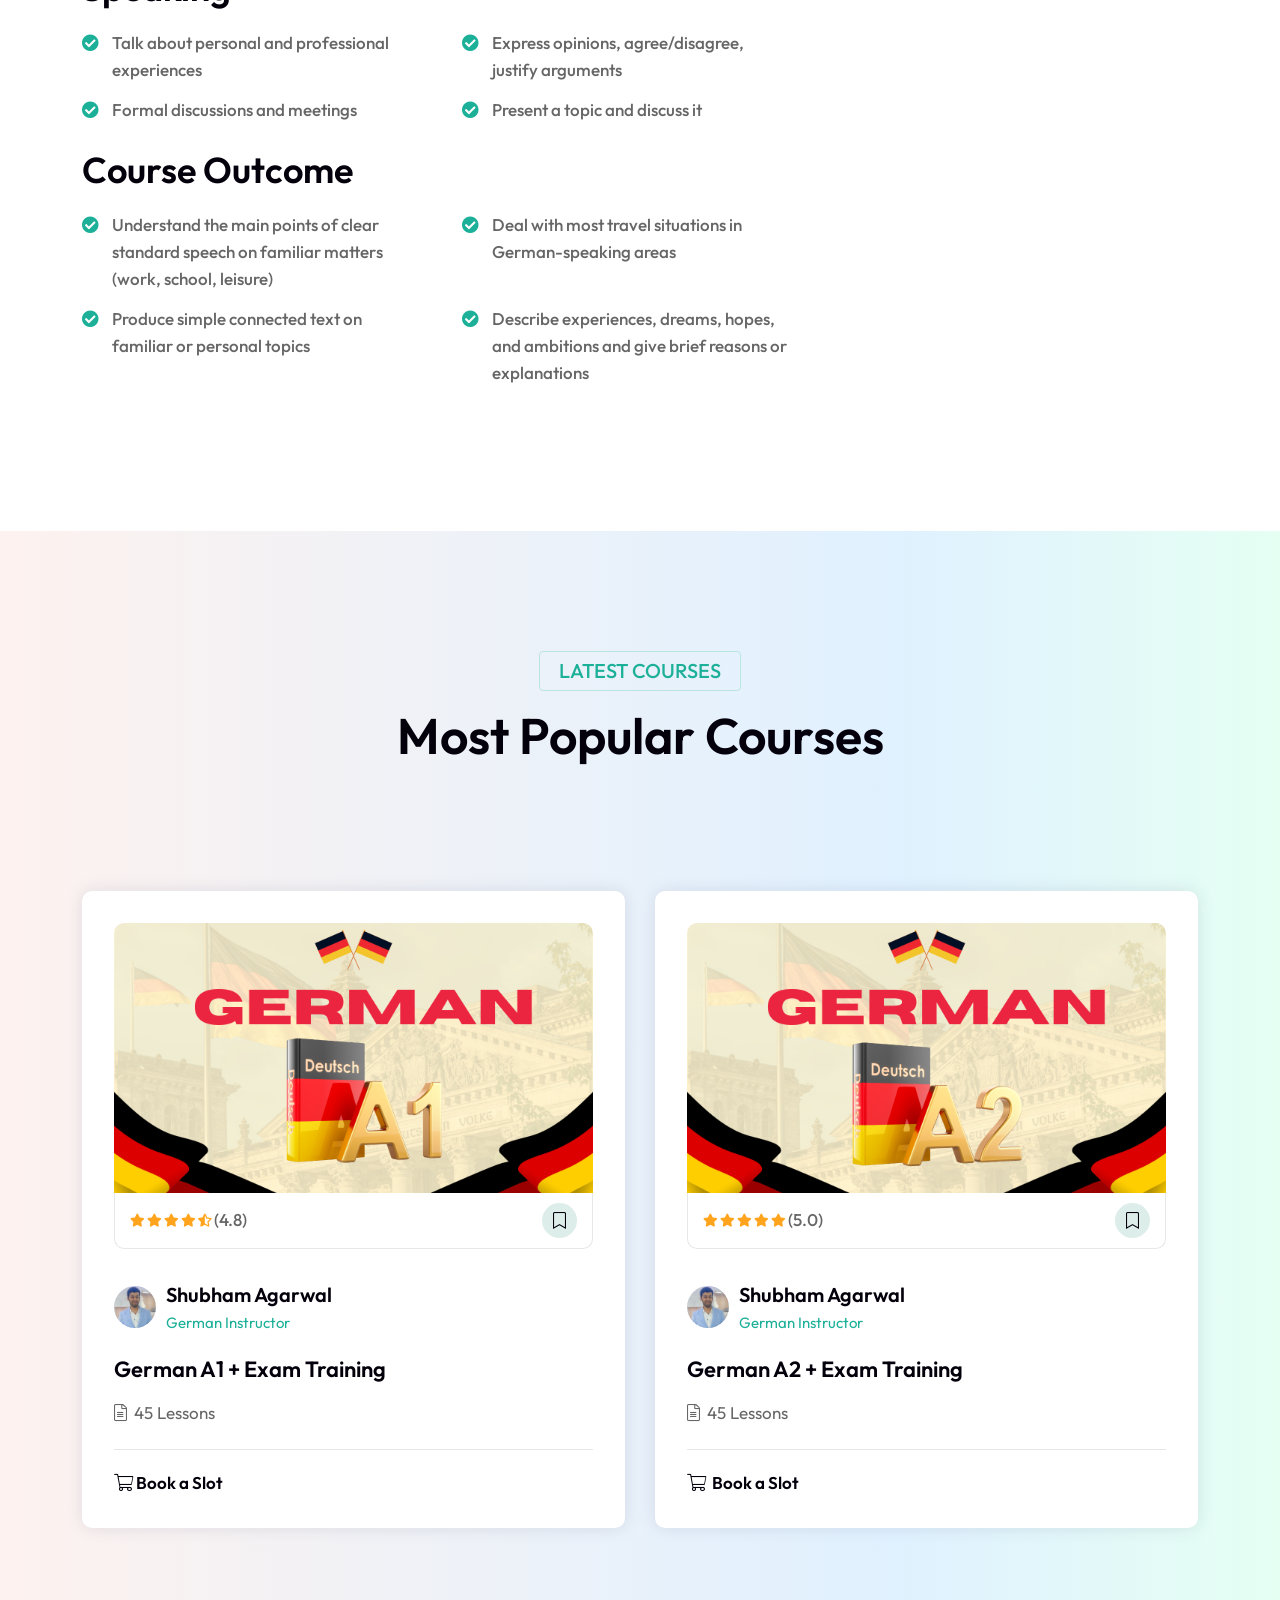
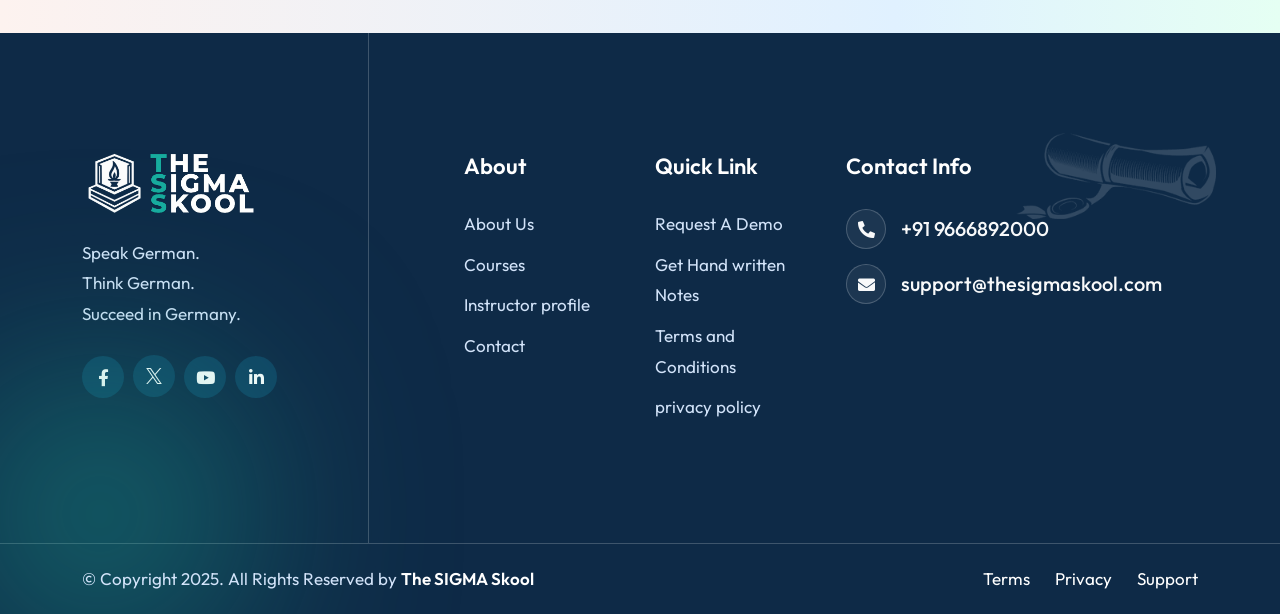
<file: a1a2b1.html>
<!DOCTYPE html>
<html lang="en">

<head>
    <!-- ========== Meta Tags ========== -->
    <meta charset="utf-8">
    <meta http-equiv="X-UA-Compatible" content="IE=edge">
    <meta name="viewport" content="width=device-width, initial-scale=1">
    <meta name="description" content="Learna - Education HTML Template">

    <!-- ========== Page Title ========== -->
    <title>The Sigma Skool</title>

    <!-- ========== Favicon Icon ========== -->
    <link rel="shortcut icon" href="assets/img/favicon.png" type="image/x-icon">

    <!-- ========== Start Stylesheet ========== -->
    <link href="assets/css/bootstrap.min.css" rel="stylesheet">
    <link href="assets/css/font-awesome.min.css" rel="stylesheet">
    <link href="assets/css/magnific-popup.css" rel="stylesheet">
    <link href="assets/css/swiper-bundle.min.css" rel="stylesheet">
    <link href="assets/css/animate.min.css" rel="stylesheet">
    <link href="assets/css/validnavs.css" rel="stylesheet">
    <link href="assets/css/helper.css" rel="stylesheet">
    <link href="assets/css/unit-test.css" rel="stylesheet">
    <link href="assets/css/style.css" rel="stylesheet">
    <link href="style.css" rel="stylesheet">
    <!-- ========== End Stylesheet ========== -->

</head>

<body>

    <!-- Start Preloader 
    ============================================= -->
    <div id="preloader">
        <div id="edufix-preloader" class="edufix-preloader">
            <div class="animation-preloader">
                <div class="spinner"></div>
                <div class="txt-loading">
                    <span data-text-preloader="S" class="letters-loading">
                        S
                    </span>
                    <span data-text-preloader="I" class="letters-loading">
                        I
                    </span>
                    <span data-text-preloader="G" class="letters-loading">
                        G
                    </span>
                    <span data-text-preloader="M" class="letters-loading">
                        M
                    </span>
                    <span data-text-preloader="A" class="letters-loading">
                        A
                    </span>
                    <!-- <span data-text-preloader="X" class="letters-loading">
                        X
                    </span> -->
                </div>
            </div>
            <div class="loader">
                <div class="row">
                    <div class="col-3 loader-section section-left">
                        <div class="bg"></div>
                    </div>
                    <div class="col-3 loader-section section-left">
                        <div class="bg"></div>
                    </div>
                    <div class="col-3 loader-section section-right">
                        <div class="bg"></div>
                    </div>
                    <div class="col-3 loader-section section-right">
                        <div class="bg"></div>
                    </div>
                </div>
            </div>
        </div>
    </div>
    <!-- End Preloader -->

    <!--[if lte IE 9]>
        <p class="browserupgrade">You are using an <strong>outdated</strong> browser. Please <a href="https://browsehappy.com/">upgrade your browser</a> to improve your experience and security.</p>
    <![endif]-->

    <!-- Start Header Top 
    ============================================= -->
    <div class="top-bar-area top-bar-style-one bg-dark text-light">
        <div class="container">
            <div class="row align-center">
                <div class="col-lg-7">
                    <ul class="item-flex">
                        <li>
                            <a href="tel:+4733378901">
                                <img src="assets/img/icon/2.png" alt="Icon"> Phone: +91 9666892000
                            </a>
                        </li>
                        <li>
                            <a href="mailto:name@email.com">
                                <img src="assets/img/icon/3.png" alt="Icon"> Email: support@thesigmaskool.com
                            </a>
                        </li>
                    </ul>
                </div>
                <div class="col-lg-5 text-end">
                    <div class="item-flex">
                        <!-- <div class="dropdown">
                            <button class="btn btn-secondary dropdown-toggle" type="button" id="dropdownMenuButton1" data-bs-toggle="dropdown" aria-expanded="false">
                                <img src="assets/img/icon/flag.png" alt="Image Not Found">
                                English <i class="fas fa-angle-down"></i>
                            </button>
                            <ul class="dropdown-menu" aria-labelledby="dropdownMenuButton1">
                              <li><a class="dropdown-item" href="#">Spanish</a></li>
                              <li><a class="dropdown-item" href="#">Arabic</a></li>
                            </ul>
                        </div> -->
                        <!-- <div>
                            <a href="#"><img src="assets/img/icon/1.png" alt="Icon"> Admin</a>
                        </div> -->
                    </div>
                </div>
            </div>
        </div>
    </div>
    <!-- End Header Top -->

    <!-- Header 
    ============================================= -->
    <header>
        <!-- Start Navigation -->
        <nav
            class="navbar mobile-sidenav navbar-sticky navbar-default validnavs dark navbar-fixed no-background inc-topbar">


            <div class="container d-flex justify-content-between align-items-center">

                <!-- Start Header Navigation -->
                <div class="item-flex">
                    <div class="navbar-header">
                        <button type="button" class="navbar-toggle" data-toggle="collapse" data-target="#navbar-menu">
                            <i class="fa fa-bars"></i>
                        </button>
                        <a class="navbar-brand" href="index.html">
                            <img src="assets/img/logo.png" class="logo" alt="Logo">
                        </a>
                    </div>
                    <!-- <form class="search-form" action="#">
                        <input type="text" placeholder="Search" class="form-control" name="text">
                        <button type="submit">
                            <i class="fa fa-search"></i>
                        </button>  
                    </form> -->
                </div>
                <!-- End Header Navigation -->

                <div class="nav-item-box d-flex justify-content-between align-items-center">
                    <!-- Collect the nav links, forms, and other content for toggling -->
                    <div class="collapse navbar-collapse" id="navbar-menu">

                        <img src="assets/img/logo.png" alt="Logo">
                        <button type="button" class="navbar-toggle" data-toggle="collapse" data-target="#navbar-menu">
                            <i class="fa fa-times"></i>
                        </button>

                        <ul class="nav navbar-nav navbar-right" data-in="fadeInDown" data-out="fadeOutUp">
                            <li class="dropdown megamenu-fw megamenu-style-two">
                                <!-- <a href="#" class="dropdown-toggle" data-toggle="dropdown">SIGMA</a>
                                <ul class="dropdown-menu megamenu-content" role="menu">
                                    
                                    <li>
                                        <div class="col-menu-wrap">
                                            <div class="menu-cal-items">
                                                <div class="col-menu">
                                                    <h4>Homepage Layout</h4>
                                                    <ul class="menu-col">
                                                        <li><a href="index.html">Home</a></li>
                                                        <li><a href="index-2.html">Digital Course Hub</a></li>
                                                        <li><a href="index-3.html">Online Academy</a></li>
                                                        <li><a href="index-4.html">Distance learning</a></li>
                                                    </ul>
                                                </div>
                                                <div c4lass="col-menu">
                                                    <h4>Homepage Layout</h4>
                                                    <ul class="menu-col">
                                                        <li><a href="index-5.html">Digital Education</a></li>
                                                        <li><a href="index-6.html">Remote Training</a></li>
                                                        <li><a href="index-7.html">University Classic</a></li>
                                                        <li><a href="index-8.html">Kindergarten</a></li>
                                                    </ul>
                                                </div>
                                            </div>
                                            <div class="megamenu-banner">
                                                <img src="assets/img/thumb/20.jpg" alt="Image Not Found">
                                            </div>
                                        </div>
                                    </li>
                                </ul>
                            </li> -->
                            <li><a href="index.html">Home</a></li>
                            <li class="dropdown megamenu-fw megamenu-style-four">
                                <a href="#" class="dropdown-toggle" data-toggle="dropdown">Courses</a>
                                <ul class="dropdown-menu megamenu-content" role="menu">
                                    <li>
                                        <div class="col-menu-wrap">
                                            <div class="col-menu">
                                                <h6 class="title">German Language</h6>
                                                <div class="content">
                                                    <ul class="menu-col">
                                                        <li><a href="a1.html">German A1</a></li>
                                                        <li><a href="a2.html">German A2</a></li>
                                                        <li><a href="b1.html">German B1</a></li>
                                                        <li><a href="a1a2.html">German A1+A2</a></li>
                                                        <li><a href="a1a2b1.html">German A1+A2+B1</a></li>
                                                        <li><a href="a2b1.html">German A2+B1</a></li>
                                                    </ul>
                                                </div>
                                            </div>
                                            <!-- <div class="col-menu">
                                                <h6 class="title">Japanese Language</h6>
                                                <div class="content">
                                                    <ul class="menu-col">
                                                        <li><a href="course-filter.html">Comming Soon</a></li>
                                                        <li><a href="course-filter-sidebar.html">Course Filter Sidebar</a></li>
                                                        <li><a href="course-filter-list.html">Course Filter List</a></li>
                                                        <li><a href="course-filter-list-sidebar.html">Course Filter List Sidebar</a></li>
                                                        <li><a href="course-single.html">Course Details</a></li>
                                                        <li><a href="course-single-2.html">Course Details Two</a></li>
                                                    </ul>
                                                </div>
                                            </div> -->
                                        </div><!-- end row -->
                                    </li>
                                </ul>
                            </li>
                            <li><a href="notes.html">Get Notes</a></li>
                            <li class="dropdown megamenu-fw megamenu-style-three">
                                <a href="#aboutus" class="dropdown-toggle" data-toggle="dropdown">Know about Sigma</a>
                                <ul class="dropdown-menu megamenu-content" role="menu">
                                    <li>
                                        <!-- <li><a href="about-us-2.html">About Us Two</a></li> -->
                                        <!-- <li><a href="instructor.html">Instructor</a></li> -->
                                    <li><a href="profile.html">Instructor Profile</a></li>
                                    <li><a href="terms-and-conditions.html">Terms and Conditions</a></li>
                                    <li><a href="privacy-policy.html">privacy-policy</a></li>

                                    <!-- <div class="col-menu-wrap">
                                            <div class="col-menu">
                                                <h6 class="title">Get Started</h6>
                                                <div class="content">
                                                    <ul class="menu-col">
                                                        <li><a href="about-us.html">About Us</a></li>
                                                        <li><a href="about-us-2.html">About Us Two</a></li>
                                                        <li><a href="instructor.html">Instructor</a></li>
                                                        <li><a href="profile.html">Instructor Profile</a></li>
                                                        <li><a href="gallery.html">Gallery</a></li>
                                                    </ul>
                                                </div>
                                            </div>
                                            <div class="col-menu">
                                                <h6 class="title">Events</h6>
                                                <div class="content">
                                                    <ul class="menu-col">
                                                        <li><a href="event.html">Event Style One</a></li>
                                                        <li><a href="event-2.html">Event Style Two</a></li>
                                                        <li><a href="event-3.html">Event Style Three</a></li>
                                                        <li><a href="event-4.html">Event Style Four</a></li>
                                                        <li><a href="event-single.html">Event Details</a></li>
                                                    </ul>
                                                </div>
                                            </div>
                                            <div class="col-menu">
                                                <h6 class="title">Important Pages</h6>
                                                <div class="content">
                                                    <ul class="menu-col">
                                                        <li><a href="membership-plan.html">Membership Plan</a></li>
                                                        <li><a href="zoom-meeting.html">Zoom Meeting</a></li>
                                                        <li><a href="zoom-meeting-details.html">Zoom Meeting Details</a></li>
                                                        <li><a href="faq.html">Faqs</a></li>
                                                        <li><a href="privacy-policy.html">Privacy Policy</a></li>
                                                    </ul>
                                                </div>
                                            </div>    
                                            <div class="col-menu">
                                                <h6 class="title">Other Pages</h6>
                                                <div class="content">
                                                    <ul class="menu-col">
                                                        <li><a href="contact-us.html">Contact Us</a></li>
                                                        <li><a href="login.html">Login</a></li>
                                                        <li><a href="register.html">Register</a></li>
                                                        <li><a href="megamenu.html">Megamenu</a></li>
                                                        <li><a href="404.html">Error page</a></li>
                                                    </ul>
                                                </div>
                                            </div>
                                        </div> -->
                            </li>
                        </ul>
                        </li>

                        <!-- <li class="dropdown">
                                <a href="#" class="dropdown-toggle" data-toggle="dropdown" >Blog</a>
                                <ul class="dropdown-menu">
                                    <li><a href="blog-standard.html">Blog Standard</a></li>
                                    <li><a href="blog-with-sidebar.html">Blog With Sidebar</a></li>
                                    <li><a href="blog-2-colum.html">Blog Grid Two Colum</a></li>
                                    <li><a href="blog-3-colum.html">Blog Grid Three Colum</a></li>
                                    <li><a href="blog-single.html">Blog Single</a></li>
                                    <li><a href="blog-single-with-sidebar.html">Blog Single With Sidebar</a></li>
                                </ul>
                        </li> -->
                        <!-- <li><a href="contact-us.html">Blog</a></li> -->
                        <li><a href="contact-us.html">Contact</a></li>
                        </ul>
                    </div><!-- /.navbar-collapse -->

                    <div class="attr-right">
                        <!-- Start Atribute Navigation -->
                        <div class="attr-nav">
                            <ul>
                                <li class="side-menu">
                                    <a href="#">
                                        <div class="menu-icon">
                                            <span class="bar-1"></span>
                                            <span class="bar-2"></span>
                                            <span class="bar-3"></span>
                                        </div>
                                    </a>
                                </li>
                            </ul>

                        </div>
                        <!-- End Atribute Navigation -->
                    </div>
                </div>

                <!-- Start Side Menu -->
                <div class="side">
                    <a href="#" class="close-side"><i class="fas fa-times"></i></a>
                    <div class="widget">
                        <div class="logo">
                            <img src="assets/img/logo-light.png" alt="Logo">
                        </div>
                        <p>
                            Sigma Skool offers expert-led German language courses guided by high-profile instructors
                            with global teaching experience. Our curriculum emphasizes real-world communication,
                            cultural fluency, and career relevance. Mastering German opens doors to international
                            education, top-tier job markets, and global networking—making language learning an
                            investment in your future success.

                        </p>
                    </div>
                    <div class="widget address">
                        <div>
                            <ul>
                                <li>
                                    <div class="content">
                                        <p>Address</p>
                                        <strong>Hyderabad</strong>
                                    </div>
                                </li>
                                <li>
                                    <div class="content">
                                        <p>Email</p>
                                        <strong>support@thesigmaskool.com</strong>
                                    </div>
                                </li>
                                <li>
                                    <div class="content">
                                        <p>Contact</p>
                                        <strong>+91 9666892000</strong>
                                    </div>
                                </li>
                            </ul>
                        </div>
                    </div>
                    <div class="widget newsletter">
                        <h4 class="title">Make yourself a SIGMA</h4>
                        <form action="#">
                            <div class="input-group stylish-input-group">
                                <input type="email" placeholder="Enter your e-mail" class="form-control" name="email">
                                <span class="input-group-addon">
                                    <button type="submit">
                                        <i class="fa fa-long-arrow-right"></i>
                                    </button>
                                </span>
                            </div>
                        </form>
                    </div>
                    <div class="widget social">
                        <ul class="link">
                            <li><a href="#"><i class="fab fa-facebook-f"></i></a></li>
                            <li><a href="#"><i class="fab fa-twitter"></i></a></li>
                            <li><a href="#"><i class="fab fa-linkedin-in"></i></a></li>
                            <!-- <li><a href="#"><i class="fab fa-behance"></i></a></li> -->
                        </ul>
                    </div>

                </div>
                <!-- End Side Menu -->

            </div>
            <!-- Overlay screen for menu -->
            <div class="overlay-screen"></div>
            <!-- End Overlay screen for menu -->
        </nav>
        <!-- End Navigation -->
    </header>
    <!-- End Header -->


    <!-- Start Breadcrumb 
    ============================================= -->
    <div class="breadcrumb-area text-center bg-gray-gradient-secondary">
        <div class="container">
            <div class="row">
                <div class="col-lg-8 offset-lg-2">
                    <h1>German A1 + A2 +B1 Course</h1>
                    <nav aria-label="breadcrumb">
                        <ol class="breadcrumb">
                            <li><a href="#"><i class="fas fa-home"></i> Home</a></li>
                            <li class="active">German A1 + A2 +B1</li>
                        </ol>
                    </nav>
                </div>
            </div>
        </div>
    </div>
    <!-- End Breadcrumb -->

    <!-- Start Course Details 
    ============================================= -->
    <div class="course-detils-area default-padding">
        <div class="container">
            <div class="course-details-items">
                <div class="row">
                    <div class="col-lg-8 pr-40 pr-md-15 pr-xs-15">
                        <div class="course-details-left-info">

                            <div class="course-single-meta">
                                <div class="item author">
                                    <div class="thumb">
                                        <a href="#"><img alt="Thumb" src="assets/img/team/profile.png"></a>
                                    </div>
                                    <div class="desc">
                                        <h4>Shubham Agarwal</h4>
                                        <a href="#">German Instructor</a>
                                    </div>
                                </div>
                                <div class="item category">
                                    <h4>Category</h4>
                                    <a href="#">German Language</a>
                                </div>
                                <div class="item rating">
                                    <h4>Rating</h4>
                                    <i class="fas fa-star"></i>
                                    <i class="fas fa-star"></i>
                                    <i class="fas fa-star"></i>
                                    <i class="fas fa-star"></i>
                                    <i class="fas fa-star-half-alt"></i>
                                    <span>4.5 (16)</span>
                                </div>
                            </div>
                            <div class="coruse-details-thumb">
                                <img src="assets/img/courses/a1a2b1.jpg" alt="Image Not Found">
                            </div>

                            <div class="course-details-info">
                                <ul class="nav nav-tabs course-details-navs" id="myTab" role="tablist">
                                    <li class="nav-item" role="presentation">
                                        <button class="nav-link active" id="tabs_1" data-bs-toggle="tab"
                                            data-bs-target="#tab_1" type="button" role="tab" aria-controls="tab_1"
                                            aria-selected="true">
                                            Course Info
                                        </button>
                                    </li>
                                    <li class="nav-item" role="presentation">
                                        <button class="nav-link" id="tabs_2" data-bs-toggle="tab"
                                            data-bs-target="#tab_2" type="button" role="tab" aria-controls="tab_2"
                                            aria-selected="false">
                                            Curriculum
                                        </button>
                                    </li>
                                    <li class="nav-item" role="presentation">
                                        <button class="nav-link" id="tabs_3" data-bs-toggle="tab"
                                            data-bs-target="#tab_3" type="button" role="tab" aria-controls="tab_3"
                                            aria-selected="false">
                                            Advisor
                                        </button>
                                    </li>
                                    <li class="nav-item" role="presentation">
                                        <button class="nav-link" id="tabs_4" data-bs-toggle="tab"
                                            data-bs-target="#tab_4" type="button" role="tab" aria-controls="tab_4"
                                            aria-selected="false">
                                            Reviews
                                        </button>
                                    </li>
                                </ul>


                                <div class="tab-content course-details-tab-content" id="myTabContent">
                                    <!-- Tab Single -->
                                    <div class="tab-pane fade show active" id="tab_1" role="tabpanel"
                                        aria-labelledby="tabs_1">
                                        <h2>About this course</h2>
                                        <p>
                                            In A1 German, you learn to understand and use basic phrases, introduce
                                            yourself, ask and answer simple questions, and handle everyday situations in
                                            German.
                                        <h2>What you will learn</h2>
                                        <ul class="list-style-one">
                                            <li>Personal information (name, age, nationality, profession)</li>
                                            <li>Numbers, dates, time</li>
                                            <li>Family and relationships</li>
                                            <li>Daily routines</li>
                                            <li>Food and Beverages</li>
                                            <li>Shopping and clothing</li>
                                            <li>Directions and transport</li>
                                            <li>Weather and seasons</li>
                                            <li>Hobbies and leisure </li>
                                            <li>Health and the body </li>
                                            <li>Vacations and city tours</li>
                                            <li>Friends and free time activities</li>
                                            <li>Food and Restaurant</li>
                                            <li>Education and work (school, job applications, office)</li>
                                            <li>Housing (describing apartments, furniture, rent)</li>
                                            <li>Travel and tourism (booking a hotel, giving directions)</li>
                                            <li>Shopping and clothing</li>
                                            <li>Celebrations and festivals</li>
                                            <li>Media and technology (TV, radio, mobile use, internet)</li>
                                            <li>Environment (weather, nature)</li>
                                            <li>Birthday Party and Wedding Invitations </li>
                                            <li>life in the city </li>
                                            <li>working world and Dream Profession</li>
                                            <li>Vacation planning &amp; travel</li>
                                            <li>Technology &amp; devices</li>
                                            <li>Lifestyle changes &amp; past events</li>
                                            <li>Jobs &amp; interviews</li>
                                            <li>Environment &amp; weather</li>
                                            <li>Future plans &amp; events</li>
                                            <li>Friendship &amp; conflicts</li>
                                            <li>Health, habits &amp; feelings</li>
                                            <li>Arts &amp; advertisements</li>
                                            <li>Social projects &amp; politics</li>
                                            <li>Cities, countries &amp; visits</li>
                                            <li>Money, banking &amp; globalization</li>
                                        </ul>
                                        <h2>Grammar</h2>
                                        <ul class="list-style-one">
                                            <li>Nouns and articles (der, die, das; plurals)</li>
                                            <li>Personal pronouns (ich, du, er, sie, etc.)</li>
                                            <li>Verb conjugation (regular and common irregular verbs: sein, haben,
                                                gehen, etc.)</li>
                                            <li>Present tense </li>
                                            <li>Negation (nicht, kein)</li>
                                            <li>Modal verbs (können, müssen, wollen – in simple contexts)</li>
                                            <li>Simple questions (W-questions: wer, was,wen, wo, wann; and yes/no
                                                questions)</li>
                                            <li>Word order (main clauses, basic inversion with questions)</li>
                                            <li>Prepositions (am, im, mit, zu, etc. – in simple phrases)</li>
                                            <li>Possessive pronouns (mein, dein, sein, etc.)</li>
                                            <li>Perfekt Tense</li>
                                            <li>Trennbare und Untrennbare Verben</li>
                                            <li>Präteritum von haben und sein Verben</li>
                                            <li>Coordinating conjunctions: und, aber, oder, denn</li>
                                            <li>Subordinating conjunctions: weil, dass, wenn, ob</li>
                                            <li>Reflexive pronouns (e.g. sich waschen, sich freuen)</li>
                                            <li>Possessive pronouns (mein, dein, sein, etc. in all three cases) </li>
                                            <li>Adjective declinations (using articles)</li>
                                            <li>Degress of Comparision (Adjectives)</li>
                                            <li>Konjuktiv-II (sollte, kӧnnte)</li>
                                            <li>Pronominal Adverbien (davon, damit, daran)</li>
                                            <li>Dativ Case and special Dativ Verbs (gefallen,schmecken, usw..)</li>
                                            <li>Indirekte Fragesatz (ob, Ja,nein Fragen) </li>
                                            <li>Verb and prepositions combination (warten auf) </li>
                                            <li>Prӓteritum of Modal verbs</li>
                                            <li>Positions und Richtungsverben </li>
                                            <li>Relativesӓtze </li>
                                            <li>Present, Perfect, and Past tenses (Präteritum)</li>
                                            <li>Future tense (Futur I)</li>
                                            <li>Reflexive verbs (accusative/dative)</li>
                                            <li>Plusquamperfekt</li>
                                            <li>Verb lassen</li>
                                            <li>Passive voice (Präsens, Perfekt, Modal verbs)</li>
                                            <li>Verb + preposition combinations (warten auf, denken an, etc.)</li>
                                            <li>Case system review (nominative, accusative, dative, genitive)</li>
                                            <li>Artikelwords and pronouns (irgendwo, ein, welche)</li>
                                            <li>Noun-verb collocations (eine Entscheidung treffen, etc.)</li>
                                            <li>Comparative and superlative forms</li>
                                            <li>Komposita nouns with adjectives</li>
                                            <li>Adverbs of frequency, time, manner</li>
                                            <li>Partizip I and Partizip II</li>
                                            <li>Main and subordinate clause structure</li>
                                            <li>Conjunctions (obwohl, damit, sobald, während, bevor, bis, etc.)</li>
                                            <li>Sentences with desto/umso</li>
                                            <li>Prepositions (dative and genitive)</li>
                                            <li>Word order with modal verbs and infinitives</li>

                                        </ul>

                                        <h2>B1 Exam Structure (Goethe, TELC, ÖSD formats)<br></h2>
                                        <h2>Listening</h2>
                                        <ul class="list-style-one">
                                            <li>Understanding announcements and instructions in various situations</li>
                                            <li>Understanding conversations in public</li>
                                            <li>Understanding sound recordings and conversations by native speakers</li>
                                            <li>Understanding the main ideas from longer conversations, announcements,
                                                interviews, and podcasts</li>

                                        </ul>
                                        <h2>Reading</h2>
                                        <ul class="list-style-one">
                                            <li>Comprehending letters and emails, blogs</li>
                                            <li>To understand information and arguments</li>
                                            <li>Understanding guidance and navigation in text</li>
                                            <li>Understanding written instructions</li>
                                            <li>Identify specific information and overall context</li>

                                        </ul>
                                        <h2>Writing</h2>
                                        <ul class="list-style-one">
                                            <li>Write personal messages, notes for public relations</li>
                                            <li>To express personal opinions for a specific theme</li>
                                            <li>Write short texts (e.g. reports, descriptions, arguments)</li>
                                        </ul>
                                        <h2>Speaking</h2>
                                        <ul class="list-style-one">
                                            <li>Talk about personal and professional experiences</li>
                                            <li>Express opinions, agree/disagree, justify arguments</li>
                                            <li>Formal discussions and meetings</li>
                                            <li>Present a topic and discuss it</li>
                                        </ul>
                                        <h2>Course Outcome</h2>
                                        <ul class="list-style-one">

                                            <li>Understand the main points of clear standard speech on familiar matters
                                                (work, school, leisure)</li>
                                            <li>Deal with most travel situations in German-speaking areas</li>
                                            <li>Produce simple connected text on familiar or personal topics</li>
                                            <li>Describe experiences, dreams, hopes, and ambitions and give brief
                                                reasons or explanations</li>
                                        </ul>


                                    </div>

                                    <div class="tab-pane fade" id="tab_4" role="tabpanel" aria-labelledby="tabs_4">
                                        <div class="curriculum-review">
                                            <div class="curriculum-review-item">
                                                <div class="total-review">
                                                    <h2>4.9</h2>
                                                    <h4>Wonderful</h4>
                                                    <div class="ratings">
                                                        <i class="fas fa-star"></i>
                                                        <i class="fas fa-star"></i>
                                                        <i class="fas fa-star"></i>
                                                        <i class="fas fa-star"></i>
                                                        <i class="fas fa-star-half-alt"></i>
                                                    </div>
                                                    <span>(2.5k Reviews)</span>
                                                </div>
                                                <div class="review-count">
                                                    <!-- Single Item -->
                                                    <div class="review-count-item">
                                                        <div class="ratings five-out-of-five">
                                                            <i class="fas fa-star"></i>
                                                            <i class="fas fa-star"></i>
                                                            <i class="fas fa-star"></i>
                                                            <i class="fas fa-star"></i>
                                                            <i class="fas fa-star"></i>
                                                        </div>
                                                        <div class="progress-bar width-90"></div>
                                                        <span>90%</span>
                                                    </div>
                                                    <!-- End Single Item -->
                                                    <!-- Single Item -->
                                                    <div class="review-count-item">
                                                        <div class="ratings five-out-of-four">
                                                            <i class="fas fa-star"></i>
                                                            <i class="fas fa-star"></i>
                                                            <i class="fas fa-star"></i>
                                                            <i class="fas fa-star"></i>
                                                            <i class="fas fa-star"></i>
                                                        </div>
                                                        <div class="progress-bar width-80"></div>
                                                        <span>80%</span>
                                                    </div>
                                                    <!-- End Single Item -->
                                                    <!-- Single Item -->
                                                    <div class="review-count-item">
                                                        <div class="ratings five-out-of-three">
                                                            <i class="fas fa-star"></i>
                                                            <i class="fas fa-star"></i>
                                                            <i class="fas fa-star"></i>
                                                            <i class="fas fa-star"></i>
                                                            <i class="fas fa-star"></i>
                                                        </div>
                                                        <div class="progress-bar width-70"></div>
                                                        <span>70%</span>
                                                    </div>
                                                    <!-- End Single Item -->
                                                    <!-- Single Item -->
                                                    <div class="review-count-item">
                                                        <div class="ratings five-out-of-two">
                                                            <i class="fas fa-star"></i>
                                                            <i class="fas fa-star"></i>
                                                            <i class="fas fa-star"></i>
                                                            <i class="fas fa-star"></i>
                                                            <i class="fas fa-star"></i>
                                                        </div>
                                                        <div class="progress-bar width-60"></div>
                                                        <span>60%</span>
                                                    </div>
                                                    <!-- End Single Item -->
                                                    <!-- Single Item -->
                                                    <div class="review-count-item">
                                                        <div class="ratings five-out-of-one">
                                                            <i class="fas fa-star"></i>
                                                            <i class="fas fa-star"></i>
                                                            <i class="fas fa-star"></i>
                                                            <i class="fas fa-star"></i>
                                                            <i class="fas fa-star"></i>
                                                        </div>
                                                        <div class="progress-bar width-10"></div>
                                                        <span>10%</span>
                                                    </div>
                                                    <!-- End Single Item -->
                                                </div>
                                            </div>
                                        </div>
                                        <div class="course-review-section mt-80 mt-xs-50">
                                            <!-- Single Item -->
                                            <div class="course-review-item-one">
                                                <div class="thumb">
                                                    <!-- <img src="assets/img/team/m3.jpg" alt="Image Not Found"> -->
                                                </div>
                                                <div class="info">
                                                    <div class="top">
                                                        <h4>Y Sunny</h4>
                                                        <span>18 August, 2025</span>
                                                    </div>
                                                    <div class="ratings">
                                                        <i class="fas fa-star"></i>
                                                        <i class="fas fa-star"></i>
                                                        <i class="fas fa-star"></i>
                                                        <i class="fas fa-star"></i>
                                                        <i class="fas fa-star-half-alt"></i>
                                                    </div>
                                                    <p>
                                                        Learning German with Shubham Sir was a great experience. I have
                                                        completed A1+A2 with strong basics and In a structured way.
                                                    </p>
                                                    <div class="bottom">
                                                        <ul>
                                                            <li>
                                                                <a href="#"><i class="fas fa-thumbs-up"></i> 202</a>
                                                            </li>
                                                            <li>
                                                                <a href="#"><i class="fas fa-reply"></i> Reply</a>
                                                            </li>
                                                        </ul>
                                                    </div>
                                                </div>
                                            </div>
                                            <!-- End Single Item -->
                                            <!-- Single Item -->
                                            <div class="course-review-item-one">
                                                <div class="thumb">
                                                    <!-- <img src="assets/img/team/m4.jpg" alt="Image Not Found"> -->
                                                </div>
                                                <div class="info">
                                                    <div class="top">
                                                        <h4>Jayasree</h4>
                                                        <span>18 June, 2025</span>
                                                    </div>
                                                    <div class="ratings">
                                                        <i class="fas fa-star"></i>
                                                        <i class="fas fa-star"></i>
                                                        <i class="fas fa-star"></i>
                                                        <i class="fas fa-star"></i>
                                                        <i class="fas fa-star"></i>
                                                    </div>
                                                    <p>
                                                        It has been an amazing experience learning the language with you
                                                        sir.and you allows a lot of time for practicing conversations
                                                        during our lessons and does not ignore grammar,pronunciation or
                                                        spellings.I appreciate your patience and clarity in explaining
                                                        complex concepts.
                                                    </p>
                                                    <div class="bottom">
                                                        <ul>
                                                            <li>
                                                                <a href="#"><i class="fas fa-thumbs-up"></i> 658</a>
                                                            </li>
                                                            <li>
                                                                <a href="#"><i class="fas fa-reply"></i> Reply</a>
                                                            </li>
                                                        </ul>
                                                    </div>
                                                </div>
                                            </div>
                                            <!-- End Single Item -->
                                        </div>
                                    </div>
                                    <!-- End Tab Single -->
                                </div>

                            </div>

                        </div>
                    </div>
                    <div class="col-lg-4">
                        <div class="course-details-category">
                            <!-- Single Item -->
                            <div class="course-cat-single">
                                <div class="course-preview-info">
                                    <div class="thumb">
                                        <img src="assets/img/courses/a1a2b1.jpg" alt="Thumb">
                                        <!-- <a href="https://www.youtube.com/watch?v=owhuBrGIOsE" class="popup-youtube light video-play-button item-center"> -->
                                        <!-- <i class="fa fa-play"></i> -->
                                        </a>
                                    </div>
                                    <div class="content">
                                        <div class="top">
                                            <div class="pricce">
                                                <!-- <h2>$32</h2> -->
                                            </div>
                                            <a class="btn btn-theme animation btn-sm"
                                                href="https://wa.me/919666892000">Enroll Now</a>
                                        </div>
                                        <div class="course-includes">
                                            <div class="info">
                                                <p>
                                                    <i class="fas fa-undo"></i> 7-Day Money-Back Guarantee
                                                </p>
                                                <ul>
                                                    <li>
                                                        <i class="fas fa-copy"></i> Lectures <span>130</span>
                                                    </li>
                                                    <li>
                                                        <i class="fas fa-clock"></i> Duration <span>130 Hours</span>
                                                    </li>
                                                    <li>
                                                        <i class="fas fa-sliders-h"></i> Skill level <span>All
                                                            Levels</span>
                                                    </li>
                                                    <li>
                                                        <i class="fas fa-language"></i> Language of
                                                        instruction<span>English</span>
                                                    </li>
                                                    <li>
                                                        <i class="fas fa-users"></i> Students <span>500+</span>
                                                    </li>
                                                </ul>
                                            </div>
                                        </div>
                                    </div>
                                </div>
                            </div>
                            <!-- End Single Item -->
                            <!-- Single Item -->
                            <!-- <div class="course-cat-single">
                                <div class="top-instructor-widget">
                                    <h4 class="widget-title">Top Instructors</h4>
                                    Single Item
                                    <div class="top-instructor-single">
                                        <div class="thumb">
                                            <img src="assets/img/team/m6.jpg" alt="Image Not Found">
                                        </div>
                                        <div class="info">
                                            <h5><a href="#">Daniyel Joe</a></h5>
                                            <span>Java Expert</span>
                                            <div class="ratings">
                                                <i class="fas fa-star"></i>
                                                <i class="fas fa-star"></i>
                                                <i class="fas fa-star"></i>
                                                <i class="fas fa-star"></i>
                                                <i class="fas fa-star-half-alt"></i>
                                                <span>(4.9)</span>
                                            </div>
                                            <ul>
                                                <li><i class="fas fa-file-alt"></i> 12 Courses</li>
                                                <li><i class="fas fa-user"></i> 2k Students</li>
                                            </ul>
                                        </div>
                                    </div>
                                    Single Item
                                    Single Item
                                    <div class="top-instructor-single">
                                        <div class="thumb">
                                            <img src="assets/img/team/m5.jpg" alt="Image Not Found">
                                        </div>
                                        <div class="info">
                                            <h5><a href="#">Sarahub Albert</a></h5>
                                            <span>Laravel Expert</span>
                                            <div class="ratings">
                                                <i class="fas fa-star"></i>
                                                <i class="fas fa-star"></i>
                                                <i class="fas fa-star"></i>
                                                <i class="fas fa-star"></i>
                                                <i class="fas fa-star"></i>
                                                <span>(5.0)</span>
                                            </div>
                                            <ul>
                                                <li><i class="fas fa-file-alt"></i> 25 Courses</li>
                                                <li><i class="fas fa-user"></i> 5k Students</li>
                                            </ul>
                                        </div>
                                    </div>
                                    Single Item
                                </div>
                            </div>
                            End Single Item -->
                        </div>
                    </div>
                </div>
            </div>
        </div>
    </div>
    <!-- End Course Details -->

     <!-- Start Course 
    ============================================= -->
    <div class="course-style-two-area default-padding bottom-less bg-gray-gradient-secondary overflow-hidden"
        id="courses">
        <div class="container">
            <div class="row">
                <div class="col-lg-8 offset-lg-2">
                    <div class="site-heading text-center">
                        <h4 class="sub-title">Latest Courses</h4>
                        <h2 class="title">Most Popular Courses</h2>
                    </div>
                </div>
            </div>
        </div>
        <div class="container">
            <div class="row">
                <div class="col-lg-12">
                    <div class="course-style-one-bullet swiper">
                        <div class="swiper-wrapper">


                            <!-- <div class="swiper-slide">
                                <div class="course-bullet-item">
                                    <div class="icon">
                                        <img src="assets/img/icon/26.png" alt="Image Not Found">
                                    </div>
                                    <div class="info">
                                        <h4>German</h4>
                                        <span>6 Courses</span>
                                    </div>
                                </div>
                            </div> -->
                            <!-- <div class="swiper-slide">
                                <div class="course-bullet-item">
                                    <div class="icon">
                                        <img src="assets/img/icon/27.png" alt="Image Not Found">
                                    </div>
                                    <div class="info">
                                        <h4>Japanese</h4>
                                        <span>5 Courses</span>
                                    </div>
                                </div>
                            </div>
                            <div class="swiper-slide">
                                <div class="course-bullet-item">
                                    <div class="icon">
                                        <img src="assets/img/icon/28.png" alt="Image Not Found">
                                    </div>
                                    <div class="info">
                                        <h4>Spoken English</h4>
                                        <span>10 Courses</span>
                                    </div>
                                </div>
                            </div>
                            <div class="swiper-slide">
                                <div class="course-bullet-item">
                                    <div class="icon">
                                        <img src="assets/img/icon/29.png" alt="Image Not Found">
                                    </div>
                                    <div class="info">
                                        <h4>French</h4>
                                        <span>6 Courses</span>
                                    </div>
                                </div>
                            </div>
                            <div class="swiper-slide">
                                <div class="course-bullet-item">
                                    <div class="icon">
                                        <img src="assets/img/icon/30.png" alt="Image Not Found">
                                    </div>
                                    <div class="info">
                                        <h4>Spanish</h4>
                                        <span>7 Courses</span>
                                    </div>
                                </div>
                            </div> -->
                        </div>
                    </div>
                </div>
            </div>

            <div class="course-style-one-carousel swiper">
                <div class="swiper-wrapper">

                    <!-- Single Item -->
                    <div class="swiper-slide">
                        <div class="row">
                            <div class="course-inner-carousel swiper">
                                <div class="swiper-wrapper">
                                    <!-- Single Item -->
                                    <div class="swiper-slide">
                                        <div class="course-style-one-item hover-less style-two">
                                            <div class="thumb">
                                                <img src="assets/img/courses/1.png" alt="Image Not Found">
                                            </div>
                                            <div class="top-meta">
                                                <ul>
                                                    <li>
                                                        <div class="course-rating">
                                                            <i class="fas fa-star"></i>
                                                            <i class="fas fa-star"></i>
                                                            <i class="fas fa-star"></i>
                                                            <i class="fas fa-star"></i>
                                                            <i class="fas fa-star-half-alt"></i>
                                                            <span>(4.8)</span>
                                                        </div>
                                                    </li>
                                                </ul>
                                                <div class="bookmark">
                                                    <a href="a1.html"><i class="fas fa-bookmark"></i></a>
                                                </div>
                                            </div>
                                            <div class="info">
                                                <div class="author">
                                                    <img src="assets/img/courses/profile.png" alt="Image Not Found">
                                                    <a href="profile.html">Shubham Agarwal <span>German Instructor</span></a>
                                                </div>
                                                <h4><a href="a1.html">German A1 + Exam Training</a></h4>
                                                <div class="course-meta">
                                                    <ul>
                                                        <li>
                                                            <i class="fas fa-file-alt"></i> 45 Lessons
                                                        </li>
                                                        <!-- <li>
                                                            <i class="fas fa-user"></i> 120 Students
                                                        </li> -->
                                                    </ul>
                                                </div>
                                            </div>
                                            <div class="course-bottom-meta">
                                                <!-- <h2 class="price"><del>$48.00</del> $32.00</h2> -->
                                                <a href="contact-us.html"><i class="fas fa-shopping-cart"></i>Book a Slot</a>
                                            </div>
                                        </div>
                                    </div>
                                    <!-- Single Item -->
                                    <!-- Single Item -->
                                    <div class="swiper-slide">
                                        <div class="course-style-one-item hover-less style-two">
                                            <div class="thumb">
                                                <img src="assets/img/courses/2.png" alt="Image Not Found">
                                            </div>
                                            <div class="top-meta">
                                                <ul>
                                                    <li>
                                                        <div class="course-rating">
                                                            <i class="fas fa-star"></i>
                                                            <i class="fas fa-star"></i>
                                                            <i class="fas fa-star"></i>
                                                            <i class="fas fa-star"></i>
                                                            <i class="fas fa-star"></i>
                                                            <span>(5.0)</span>
                                                        </div>
                                                    </li>
                                                </ul>
                                                <div class="bookmark">
                                                    <a href="a2.html"><i class="fas fa-bookmark"></i></a>
                                                </div>
                                            </div>
                                            <div class="info">
                                                <div class="author">
                                                    <img src="assets/img/courses/profile.png" alt="Image Not Found">
                                                    <a href="profile.html">Shubham Agarwal <span>German Instructor</span></a>
                                                </div>
                                                <h4><a href="a2.html">German A2 + Exam Training</a></h4>
                                                <div class="course-meta">
                                                    <ul>
                                                        <li>
                                                            <i class="fas fa-file-alt"></i> 45 Lessons
                                                        </li>
                                                        <!-- <li>
                                                            <i class="fas fa-user"></i> 340 Students
                                                        </li> -->
                                                    </ul>
                                                </div>
                                            </div>
                                            <div class="course-bottom-meta">
                                                <!-- <h2 class="price"><del>$53.00</del> $28.00</h2> -->
                                                <a href="contact-us.html"><i class="fas fa-shopping-cart"></i> Book a Slot</a>
                                            </div>
                                        </div>
                                    </div>
                                    <!-- Single Item -->
                                    <!-- Single Item -->
                                    <div class="swiper-slide">
                                        <div class="course-style-one-item hover-less style-two">
                                            <div class="thumb">
                                                <img src="assets/img/courses/3.png" alt="Image Not Found">
                                            </div>
                                            <div class="top-meta">
                                                <ul>
                                                    <li>
                                                        <div class="course-rating">
                                                            <i class="fas fa-star"></i>
                                                            <i class="fas fa-star"></i>
                                                            <i class="fas fa-star"></i>
                                                            <i class="fas fa-star"></i>
                                                            <i class="fas fa-star-half-alt"></i>
                                                            <span>(4.9)</span>
                                                        </div>
                                                    </li>
                                                </ul>
                                                <div class="bookmark">
                                                    <a href="b1.html"><i class="fas fa-bookmark"></i></a>
                                                </div>
                                            </div>
                                            <div class="info">
                                                <div class="author">
                                                    <img src="assets/img/courses/profile.png" alt="Image Not Found">
                                                    <a href="profile.html">Shubham Agarwal <span>German Instructor</span></a>
                                                </div>
                                                <h4><a href="b1.html">German B1 + Exam Training</a></h4>
                                                <div class="course-meta">
                                                    <ul>
                                                        <li>
                                                            <i class="fas fa-file-alt"></i> 60 Lessons
                                                        </li>
                                                        <li>
                                                            <!-- <i class="fas fa-user"></i> 650 Students -->
                                                        </li>
                                                    </ul>
                                                </div>
                                            </div>
                                            <div class="course-bottom-meta">
                                                <!-- <h2 class="price"><del>$36.00</del> $20.00</h2> -->
                                                <a href="contact-us.html"><i class="fas fa-shopping-cart"></i> Book a Slot</a>
                                            </div>
                                        </div>
                                    </div>
                                    <!-- Single Item -->
                                       <!-- Single Item -->
                                    <div class="swiper-slide">
                                        <div class="course-style-one-item hover-less style-two">
                                            <div class="thumb">
                                                <img src="assets/img/courses/4.png" alt="Image Not Found">
                                            </div>
                                            <div class="top-meta">
                                                <ul>
                                                    <li>
                                                        <div class="course-rating">
                                                            <i class="fas fa-star"></i>
                                                            <i class="fas fa-star"></i>
                                                            <i class="fas fa-star"></i>
                                                            <i class="fas fa-star"></i>
                                                            <i class="fas fa-star-half-alt"></i>
                                                            <span>(4.8)</span>
                                                        </div>
                                                    </li>
                                                </ul>
                                                <div class="bookmark">
                                                    <a href="a1a2b1.html"><i class="fas fa-bookmark"></i></a>
                                                </div>
                                            </div>
                                            <div class="info">
                                                <div class="author">
                                                    <img src="assets/img/courses/profile.png" alt="Image Not Found">
                                                    <a href="profile.html">Shubham Agarwal<span>German Instructor</span></a>
                                                </div>
                                                <h4><a href="a1a2b1.html">German Combo pack A1+A2+B1 + Exam
                                                        Training</a></h4>
                                                <div class="course-meta">
                                                    <ul>
                                                        <li>
                                                            <i class="fas fa-file-alt"></i> 130 Lessons
                                                        </li>
                                                        <!-- <li>
                                                            <i class="fas fa-user"></i> 458 Students
                                                        </li> -->
                                                    </ul>
                                                </div>
                                            </div>
                                            <div class="course-bottom-meta">
                                                <!-- <h2 class="price"><del>$36.00</del> $20.00</h2> -->
                                                <a href="contact-us.html"><i class="fas fa-shopping-cart"></i> Book a slot</a>
                                            </div>
                                        </div>
                                    </div>
                                    <!-- Single Item -->
                                    <!-- Single Item -->
                                    <div class="swiper-slide">
                                        <div class="course-style-one-item hover-less style-two">
                                            <div class="thumb">
                                                <img src="assets/img/courses/a1a2.png" alt="Image Not Found">
                                            </div>
                                            <div class="top-meta">
                                                <ul>
                                                    <li>
                                                        <div class="course-rating">
                                                            <i class="fas fa-star"></i>
                                                            <i class="fas fa-star"></i>
                                                            <i class="fas fa-star"></i>
                                                            <i class="fas fa-star"></i>
                                                            <i class="fas fa-star-half-alt"></i>
                                                            <span>(4.7)</span>
                                                        </div>
                                                    </li>
                                                </ul>
                                                <div class="bookmark">
                                                    <a href="a1a2.html"><i class="fas fa-bookmark"></i></a>
                                                </div>
                                            </div>
                                            <div class="info">
                                                <div class="author">
                                                    <img src="assets/img/courses/profile.png" alt="Image Not Found">
                                                    <a href="profile.html">Shubham Agarwal<span>German Instructor</span></a>
                                                </div>
                                                <h4><a href="a1a2.html">German A1+A2 Combo + Exam Training</a>
                                                </h4>
                                                <div class="course-meta">
                                                    <ul>
                                                        <li>
                                                            <i class="fas fa-file-alt"></i> 90 Lessons
                                                        </li>
                                                        <!-- <li>
                                                            <i class="fas fa-user"></i> 457 Students
                                                        </li> -->
                                                    </ul>
                                                </div>
                                            </div>
                                            <div class="course-bottom-meta">
                                                <!-- <h2 class="price"><del>$42.00</del> $28.00</h2> -->
                                                <a href="contact-us.html"><i class="fas fa-shopping-cart"></i> Book a slot</a>
                                            </div>
                                        </div>
                                    </div>
                                    <!-- Single Item -->
                                    <!-- Single Item -->
                                    <div class="swiper-slide">
                                        <div class="course-style-one-item hover-less style-two">
                                            <div class="thumb">
                                                <img src="assets/img/courses/a2b1.png" alt="Image Not Found">
                                            </div>
                                            <div class="top-meta">
                                                <ul>
                                                    <li>
                                                        <div class="course-rating">
                                                            <i class="fas fa-star"></i>
                                                            <i class="fas fa-star"></i>
                                                            <i class="fas fa-star"></i>
                                                            <i class="fas fa-star"></i>
                                                            <i class="fas fa-star-half-alt"></i>
                                                            <span>(4.7)</span>
                                                        </div>
                                                    </li>
                                                </ul>
                                                <div class="bookmark">
                                                    <a href="#"><i class="fas fa-bookmark"></i></a>
                                                </div>
                                            </div>
                                            <div class="info">
                                                <div class="author">
                                                    <img src="assets/img/courses/profile.png" alt="Image Not Found">
                                                    <a href="#">Shubham Agarwal <span>German Instructor</span></a>
                                                </div>
                                                <h4><a href="a2b1.html">German A2+B1 Combo + Exam Training</a>
                                                </h4>
                                                <div class="course-meta">
                                                    <ul>
                                                        <li>
                                                            <i class="fas fa-file-alt"></i> 110 Lessons
                                                        </li>
                                                        <!-- <li>
                                                            <i class="fas fa-user"></i> 875 Students
                                                        </li> -->
                                                    </ul>
                                                </div>
                                            </div>
                                            <div class="course-bottom-meta">
                                                <!-- <h2 class="price"><del>$46.00</del> $34.00</h2> -->
                                                <a href="#"><i class="fas fa-shopping-cart"></i>Book a Slot</a>
                                            </div>
                                        </div>
                                    </div>
                                    <!-- Single Item -->
                                </div>
                            </div>
                        </div>
                    </div>
                    <!-- End Single Item -->

                    <!-- Single Item -->
                    <!-- <div class="swiper-slide">
                        <div class="row">
                            <div class="course-inner-carousel swiper">
                                <div class="swiper-wrapper">
                                  
                                </div>
                            </div>
                        </div>
                    </div> -->
                    <!-- End Single Item -->



                </div>
            </div>
        </div>
    </div>

      <!-- Start Footer 
    ============================================= -->
    <footer class="bg-dark footer-style-one text-light">
        <div class="footer-shape-style-one">
            <img src="assets/img/shape/2-light.png" alt="Image Not Found">
        </div>
        <div class="container">
            <div class="f-items default-padding">
                <div class="row">
                    <div class="col-lg-4 col-md-6 footer-item pr-30 pr-md-15 pr-xs-15">
                        <div class="f-item about">
                            <div class="footer-logo">
                                <img src="assets/img/logo-light.png" alt="Image Not Found">
                            </div>
                            <p>
                                Speak German. <br>Think German. <br>Succeed in Germany.
                            </p>
                            <ul class="footer-social">
                                <li>
                                    <a href="#">
                                        <i class="fab fa-facebook-f"></i>
                                    </a>
                                </li>
                                <li>
                                    <a href="#">
                                        <img src="assets/img/icon/x.png" alt="Icon">
                                    </a>
                                </li>
                                <li>
                                    <a href="#">
                                        <i class="fab fa-youtube"></i>
                                    </a>
                                </li>
                                <li>
                                    <a href="#">
                                        <i class="fab fa-linkedin-in"></i>
                                    </a>
                                </li>
                            </ul>
                        </div>
                    </div>
                    <div class="col-lg-2 col-md-6 footer-item">
                        <div class="f-item link">
                            <h4 class="widget-title">About</h4>
                            <ul>
                                <li>
                                    <a href="#aboutus">About Us</a>
                                </li>
                                <li>
                                    <a href="#courses">Courses</a>
                                </li>

                                <li>
                                    <a href="profile.html">Instructor profile</a>
                                </li>

                                <li>
                                    <a href="contact-us.html">Contact</a>
                                </li>
                            </ul>
                        </div>
                    </div>
                    <div class="col-lg-2 col-md-6 footer-item">
                        <div class="f-item link">
                            <h4 class="widget-title">Quick Link</h4>
                            <ul>
                                <li>
                                    <a href="https://wa.me/919666892000">Request A Demo</a>
                                </li>
                                <li>
                                    <a href="notes.html">Get Hand written Notes</a>
                                </li>
                                <!-- <li>
                                    <a href="contact-us.html">Addmition</a>
                                </li> -->
                                <li>
                                    <a href="terms-and-conditions.html">Terms and Conditions</a>
                                </li>
                                <li>
                                    <a href="privacy-policy.html">privacy policy</a>
                                </li>
                                <!-- <li>
                                    <a href="about-us.html">Students</a>
                                </li> -->
                            </ul>
                        </div>
                    </div>
                    <div class="col-lg-4 col-md-6 footer-item">
                        <div class="f-item newsletter">
                            <h4 class="widget-title">Contact Info</h4>
                            <ul class="contact-list-two">
                                <li>
                                    <div class="icon">
                                        <i class="fas fa-phone-alt"></i>
                                    </div>
                                    <div class="info">
                                        <h5><a href="tel:+4733378901">+91 9666892000</a></h5>
                                    </div>
                                </li>
                                <li>
                                    <div class="icon">
                                        <i class="fas fa-envelope"></i>
                                    </div>
                                    <div class="info">
                                        <h5><a href="mailto:support@thesigmaskool.com">support@thesigmaskool.com</a>
                                        </h5>
                                    </div>
                                </li>
                            </ul>
                            <!-- <h4>Download sigma app</h4> -->
                            <!-- <ul class="app-store">
                                <li>
                                    <a href="#"><img src="assets/img/icon/4.png" alt="Image Not Found"></a>
                                </li>
                                <li>
                                    <a href="#"><img src="assets/img/icon/5.png" alt="Image Not Found"></a>
                                </li>
                                <li>
                                    <a href="#"><img src="assets/img/icon/6.png" alt="Image Not Found"></a>
                                </li>
                            </ul> -->
                        </div>
                    </div>
                </div>
            </div>
        </div>
        <!-- Start Footer Bottom -->
        <div class="footer-bottom style-one">
            <div class="container">
                <div class="row">
                    <div class="col-lg-6">
                        <p>&copy; Copyright 2025. All Rights Reserved by <a href="#">The SIGMA Skool</a></p>
                    </div>
                    <div class="col-lg-6 text-end">
                        <ul class="link-list">
                            <li>
                                <a href="terms-and-conditions.html">Terms</a>
                            </li>
                            <li>
                                <a href="privacy-policy.html">Privacy</a>
                            </li>
                            <li>
                                <a href="mailto:contact@example.com">Support</a>
                            </li>
                        </ul>
                    </div>
                </div>
            </div>
        </div>
        <!-- End Footer Bottom -->
    </footer>
    <!-- End Footer -->

    <!-- jQuery Frameworks
    ============================================= -->
    <script src="assets/js/jquery-3.7.1.min.js"></script>
    <script src="assets/js/bootstrap.bundle.min.js"></script>
    <script src="assets/js/jquery.appear.js"></script>
    <script src="assets/js/jquery.easing.min.js"></script>
    <script src="assets/js/swiper-bundle.min.js"></script>
    <script src="assets/js/progress-bar.min.js"></script>
    <script src="assets/js/isotope.pkgd.min.js"></script>
    <script src="assets/js/imagesloaded.pkgd.min.js"></script>
    <script src="assets/js/magnific-popup.min.js"></script>
    <script src="assets/js/count-to.js"></script>
    <script src="assets/js/jquery.nice-select.min.js"></script>
    <script src="assets/js/wow.min.js"></script>
    <script src="assets/js/YTPlayer.min.js"></script>
    <script src="assets/js/loopcounter.js"></script>
    <script src="assets/js/validnavs.js"></script>
    <script src="assets/js/gsap.js"></script>
    <script src="assets/js/ScrollTrigger.min.js"></script>
    <script src="assets/js/SplitText.min.js"></script>
    <script src="assets/js/main.js"></script>

</body>

</html>
</file>
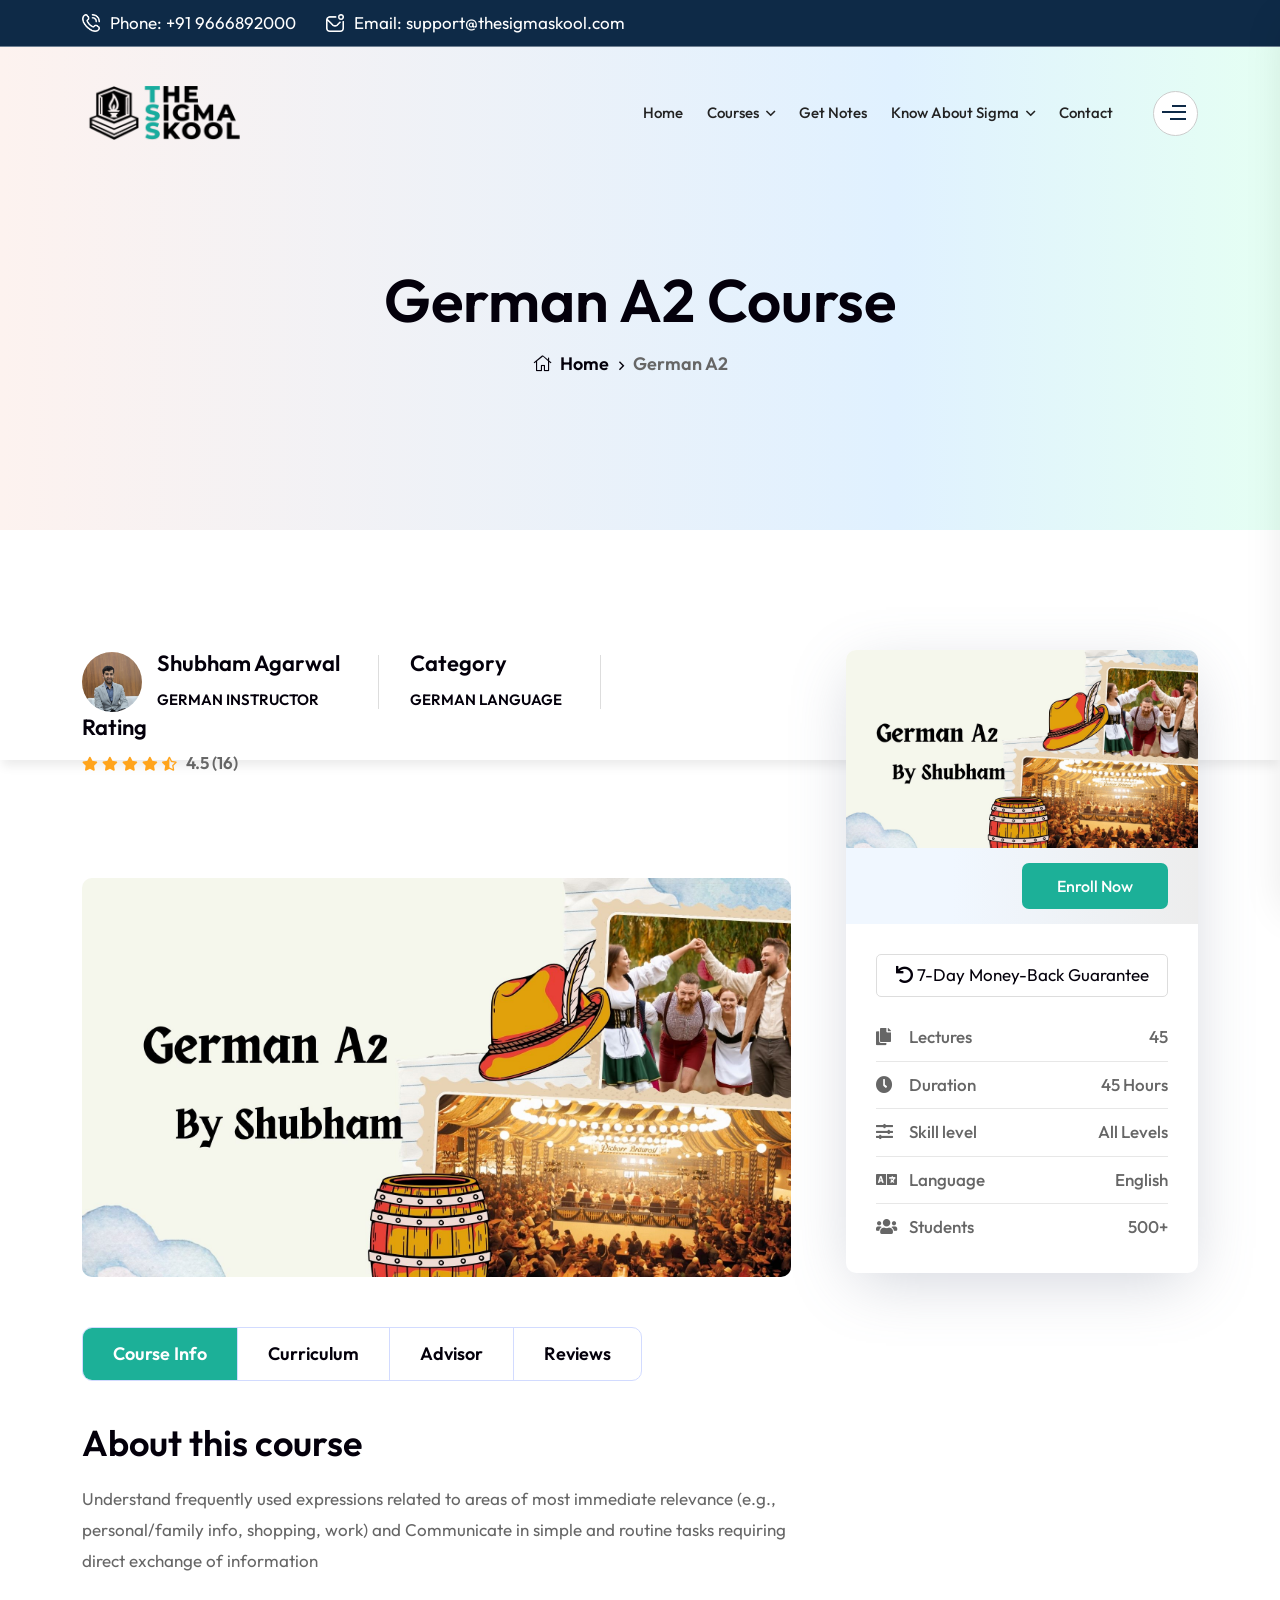
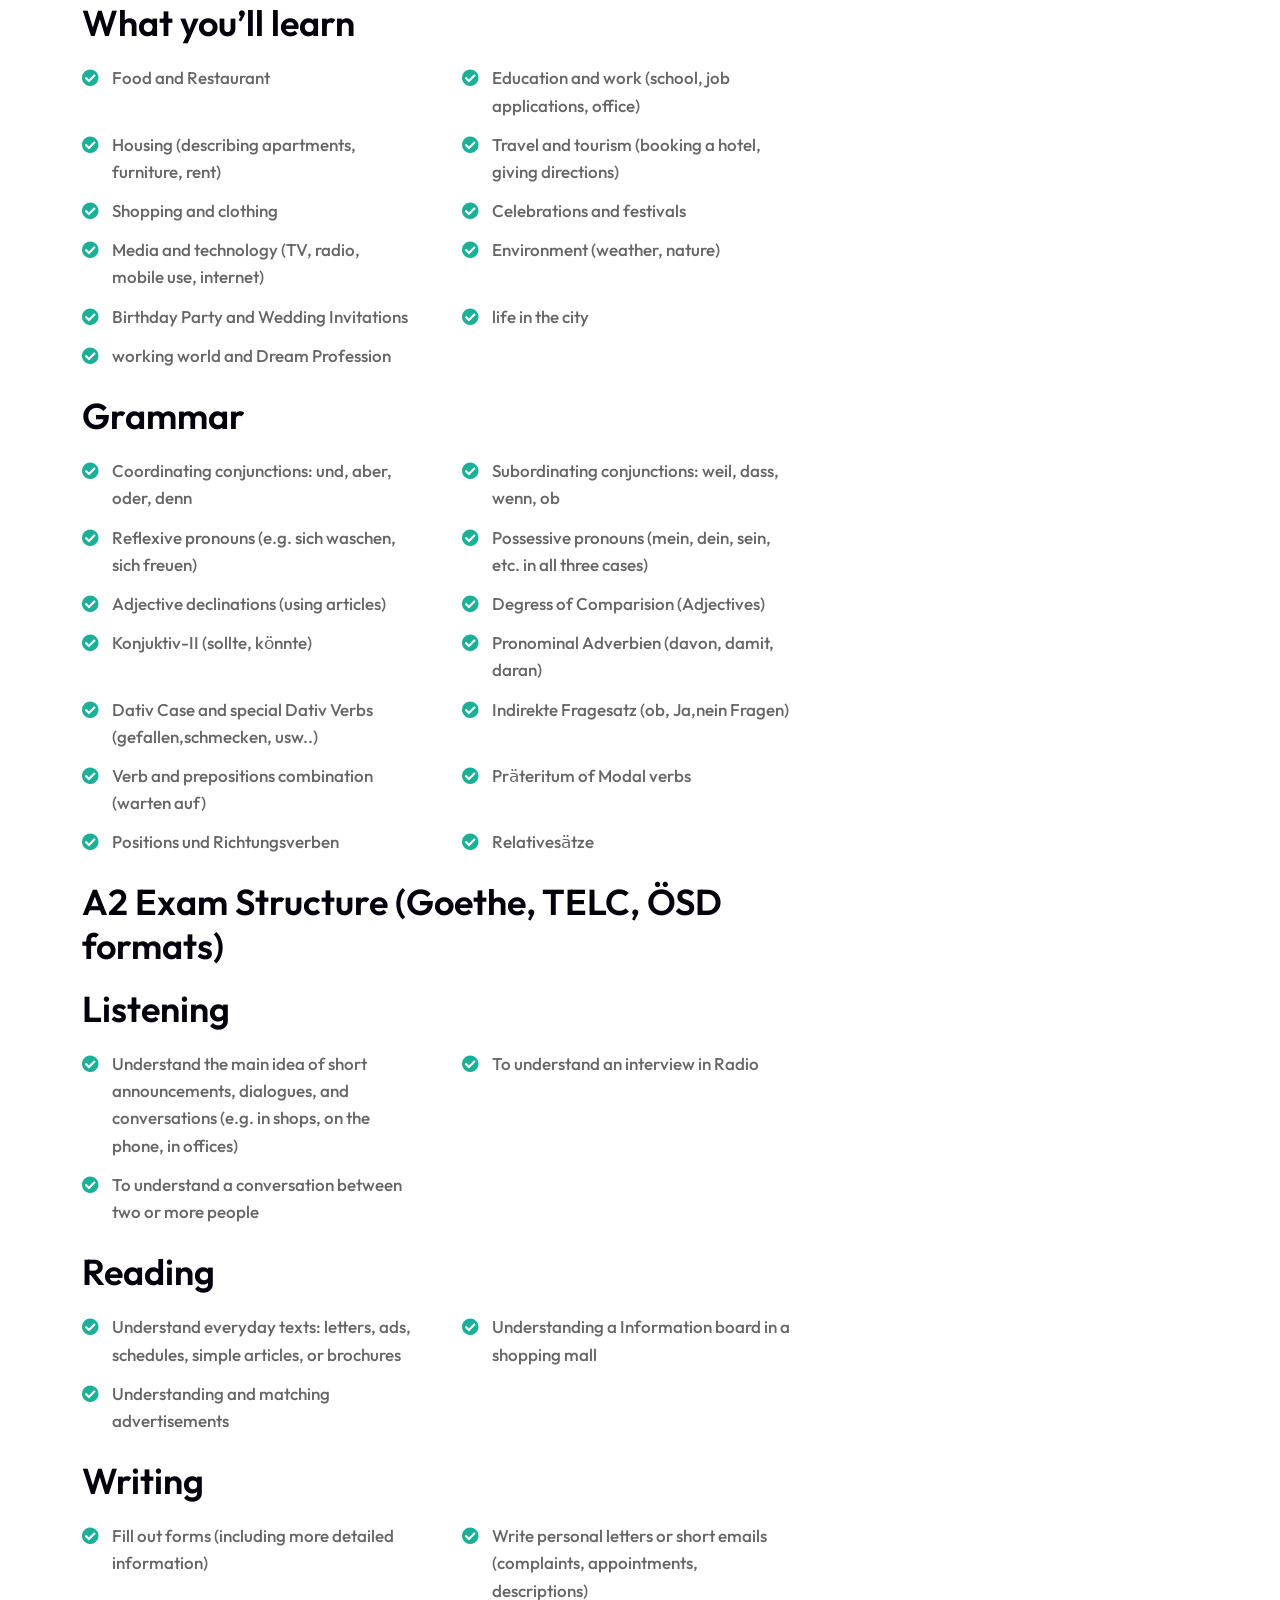
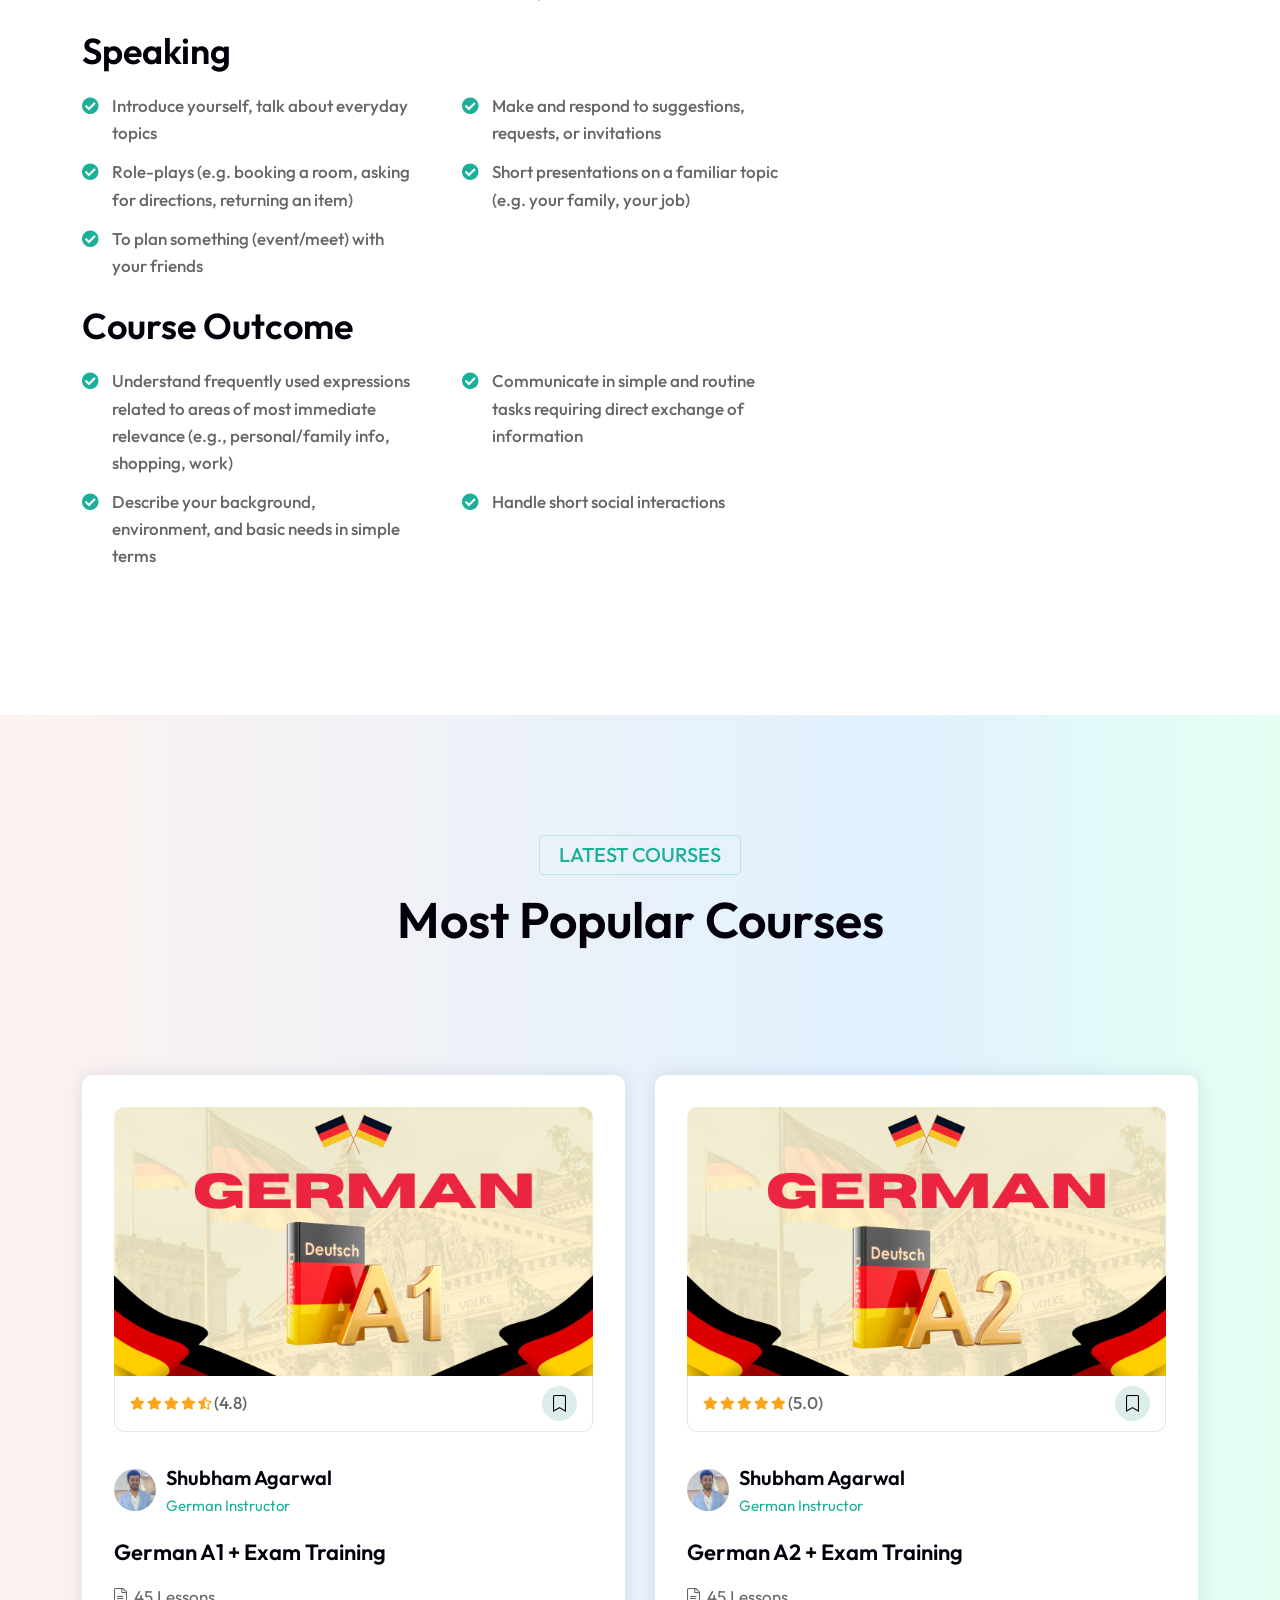
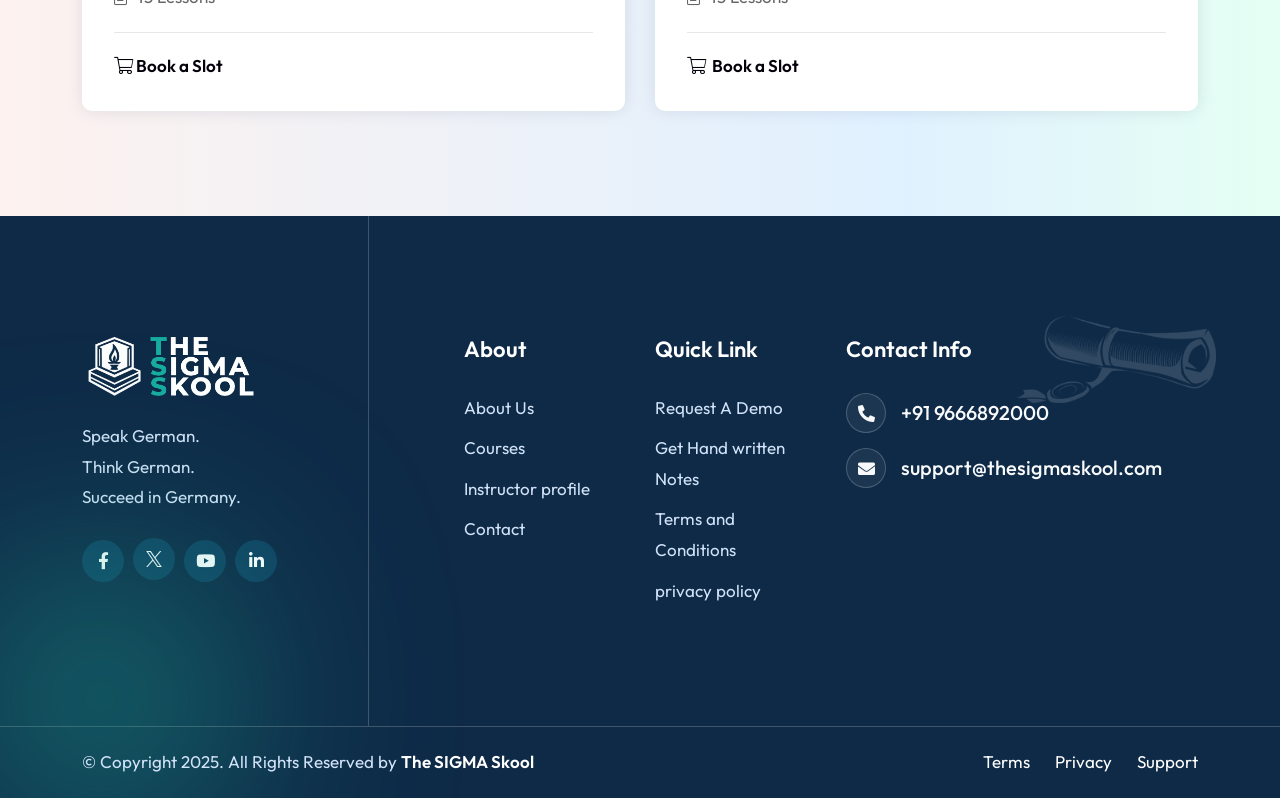
<file: a2.html>
<!DOCTYPE html>
<html lang="en">

<head>
    <!-- ========== Meta Tags ========== -->
    <meta charset="utf-8">
    <meta http-equiv="X-UA-Compatible" content="IE=edge">
    <meta name="viewport" content="width=device-width, initial-scale=1">
    <meta name="description" content="Learna - Education HTML Template">

    <!-- ========== Page Title ========== -->
    <title>The Sigma Skool</title>

    <!-- ========== Favicon Icon ========== -->
    <link rel="shortcut icon" href="assets/img/favicon.png" type="image/x-icon">

    <!-- ========== Start Stylesheet ========== -->
    <link href="assets/css/bootstrap.min.css" rel="stylesheet">
    <link href="assets/css/font-awesome.min.css" rel="stylesheet">
    <link href="assets/css/magnific-popup.css" rel="stylesheet">
    <link href="assets/css/swiper-bundle.min.css" rel="stylesheet">
    <link href="assets/css/animate.min.css" rel="stylesheet">
    <link href="assets/css/validnavs.css" rel="stylesheet">
    <link href="assets/css/helper.css" rel="stylesheet">
    <link href="assets/css/unit-test.css" rel="stylesheet">
    <link href="assets/css/style.css" rel="stylesheet">
    <link href="style.css" rel="stylesheet">
    <!-- ========== End Stylesheet ========== -->

</head>

<body>

    <!-- Start Preloader 
    ============================================= -->
    <div id="preloader">
        <div id="edufix-preloader" class="edufix-preloader">
            <div class="animation-preloader">
                <div class="spinner"></div>
                <div class="txt-loading">
                    <span data-text-preloader="S" class="letters-loading">
                        S
                    </span>
                    <span data-text-preloader="I" class="letters-loading">
                        I
                    </span>
                    <span data-text-preloader="G" class="letters-loading">
                        G
                    </span>
                    <span data-text-preloader="M" class="letters-loading">
                        M
                    </span>
                    <span data-text-preloader="A" class="letters-loading">
                        A
                    </span>
                    <!-- <span data-text-preloader="X" class="letters-loading">
                        X
                    </span> -->
                </div>
            </div>
            <div class="loader">
                <div class="row">
                    <div class="col-3 loader-section section-left">
                        <div class="bg"></div>
                    </div>
                    <div class="col-3 loader-section section-left">
                        <div class="bg"></div>
                    </div>
                    <div class="col-3 loader-section section-right">
                        <div class="bg"></div>
                    </div>
                    <div class="col-3 loader-section section-right">
                        <div class="bg"></div>
                    </div>
                </div>
            </div>
        </div>
    </div>
    <!-- End Preloader -->

    <!--[if lte IE 9]>
        <p class="browserupgrade">You are using an <strong>outdated</strong> browser. Please <a href="https://browsehappy.com/">upgrade your browser</a> to improve your experience and security.</p>
    <![endif]-->

    <!-- Start Header Top 
    ============================================= -->
    <div class="top-bar-area top-bar-style-one bg-dark text-light">
        <div class="container">
            <div class="row align-center">
                <div class="col-lg-7">
                    <ul class="item-flex">
                        <li>
                            <a href="tel:+4733378901">
                                <img src="assets/img/icon/2.png" alt="Icon"> Phone: +91 9666892000
                            </a>
                        </li>
                        <li>
                            <a href="mailto:name@email.com">
                                <img src="assets/img/icon/3.png" alt="Icon"> Email: support@thesigmaskool.com
                            </a>
                        </li>
                    </ul>
                </div>
                <div class="col-lg-5 text-end">
                    <div class="item-flex">
                        <!-- <div class="dropdown">
                            <button class="btn btn-secondary dropdown-toggle" type="button" id="dropdownMenuButton1" data-bs-toggle="dropdown" aria-expanded="false">
                                <img src="assets/img/icon/flag.png" alt="Image Not Found">
                                English <i class="fas fa-angle-down"></i>
                            </button>
                            <ul class="dropdown-menu" aria-labelledby="dropdownMenuButton1">
                              <li><a class="dropdown-item" href="#">Spanish</a></li>
                              <li><a class="dropdown-item" href="#">Arabic</a></li>
                            </ul>
                        </div> -->
                        <!-- <div>
                            <a href="#"><img src="assets/img/icon/1.png" alt="Icon"> Admin</a>
                        </div> -->
                    </div>
                </div>
            </div>
        </div>
    </div>
    <!-- End Header Top -->

    <!-- Header 
    ============================================= -->
    <header>
        <!-- Start Navigation -->
        <nav
            class="navbar mobile-sidenav navbar-sticky navbar-default validnavs dark navbar-fixed no-background inc-topbar">


            <div class="container d-flex justify-content-between align-items-center">

                <!-- Start Header Navigation -->
                <div class="item-flex">
                    <div class="navbar-header">
                        <button type="button" class="navbar-toggle" data-toggle="collapse" data-target="#navbar-menu">
                            <i class="fa fa-bars"></i>
                        </button>
                        <a class="navbar-brand" href="index.html">
                            <img src="assets/img/logo.png" class="logo" alt="Logo">
                        </a>
                    </div>
                    <!-- <form class="search-form" action="#">
                        <input type="text" placeholder="Search" class="form-control" name="text">
                        <button type="submit">
                            <i class="fa fa-search"></i>
                        </button>  
                    </form> -->
                </div>
                <!-- End Header Navigation -->

                <div class="nav-item-box d-flex justify-content-between align-items-center">
                    <!-- Collect the nav links, forms, and other content for toggling -->
                    <div class="collapse navbar-collapse" id="navbar-menu">

                        <img src="assets/img/logo.png" alt="Logo">
                        <button type="button" class="navbar-toggle" data-toggle="collapse" data-target="#navbar-menu">
                            <i class="fa fa-times"></i>
                        </button>

                        <ul class="nav navbar-nav navbar-right" data-in="fadeInDown" data-out="fadeOutUp">
                            <li class="dropdown megamenu-fw megamenu-style-two">
                                <!-- <a href="#" class="dropdown-toggle" data-toggle="dropdown">SIGMA</a>
                                <ul class="dropdown-menu megamenu-content" role="menu">
                                    
                                    <li>
                                        <div class="col-menu-wrap">
                                            <div class="menu-cal-items">
                                                <div class="col-menu">
                                                    <h4>Homepage Layout</h4>
                                                    <ul class="menu-col">
                                                        <li><a href="index.html">Home</a></li>
                                                        <li><a href="index-2.html">Digital Course Hub</a></li>
                                                        <li><a href="index-3.html">Online Academy</a></li>
                                                        <li><a href="index-4.html">Distance learning</a></li>
                                                    </ul>
                                                </div>
                                                <div c4lass="col-menu">
                                                    <h4>Homepage Layout</h4>
                                                    <ul class="menu-col">
                                                        <li><a href="index-5.html">Digital Education</a></li>
                                                        <li><a href="index-6.html">Remote Training</a></li>
                                                        <li><a href="index-7.html">University Classic</a></li>
                                                        <li><a href="index-8.html">Kindergarten</a></li>
                                                    </ul>
                                                </div>
                                            </div>
                                            <div class="megamenu-banner">
                                                <img src="assets/img/thumb/20.jpg" alt="Image Not Found">
                                            </div>
                                        </div>
                                    </li>
                                </ul>
                            </li> -->
                            <li><a href="index.html">Home</a></li>
                            <li class="dropdown megamenu-fw megamenu-style-four">
                                <a href="#" class="dropdown-toggle" data-toggle="dropdown">Courses</a>
                                <ul class="dropdown-menu megamenu-content" role="menu">
                                    <li>
                                        <div class="col-menu-wrap">
                                            <div class="col-menu">
                                                <h6 class="title">German Language</h6>
                                                <div class="content">
                                                    <ul class="menu-col">
                                                        <li><a href="a1.html">German A1</a></li>
                                                        <li><a href="a2.html">German A2</a></li>
                                                        <li><a href="b1.html">German B1</a></li>
                                                        <li><a href="a1a2.html">German A1+A2</a></li>
                                                        <li><a href="a1a2b1.html">German A1+A2+B1</a></li>
                                                        <li><a href="a2b1.html">German A2+B1</a></li>
                                                    </ul>
                                                </div>
                                            </div>
                                            <!-- <div class="col-menu">
                                                <h6 class="title">Japanese Language</h6>
                                                <div class="content">
                                                    <ul class="menu-col">
                                                        <li><a href="course-filter.html">Comming Soon</a></li>
                                                        <li><a href="course-filter-sidebar.html">Course Filter Sidebar</a></li>
                                                        <li><a href="course-filter-list.html">Course Filter List</a></li>
                                                        <li><a href="course-filter-list-sidebar.html">Course Filter List Sidebar</a></li>
                                                        <li><a href="course-single.html">Course Details</a></li>
                                                        <li><a href="course-single-2.html">Course Details Two</a></li>
                                                    </ul>
                                                </div>
                                            </div> -->
                                        </div><!-- end row -->
                                    </li>
                                </ul>
                            </li>
                            <li><a href="notes.html">Get Notes</a></li>
                            <li class="dropdown megamenu-fw megamenu-style-three">
                                <a href="#aboutus" class="dropdown-toggle" data-toggle="dropdown">Know about Sigma</a>
                                <ul class="dropdown-menu megamenu-content" role="menu">
                                    <li>
                                        <!-- <li><a href="about-us-2.html">About Us Two</a></li> -->
                                        <!-- <li><a href="instructor.html">Instructor</a></li> -->
                                    <li><a href="profile.html">Instructor Profile</a></li>
                                    <li><a href="terms-and-conditions.html">Terms and Conditions</a></li>
                                    <li><a href="privacy-policy.html">privacy-policy</a></li>

                                    <!-- <div class="col-menu-wrap">
                                            <div class="col-menu">
                                                <h6 class="title">Get Started</h6>
                                                <div class="content">
                                                    <ul class="menu-col">
                                                        <li><a href="about-us.html">About Us</a></li>
                                                        <li><a href="about-us-2.html">About Us Two</a></li>
                                                        <li><a href="instructor.html">Instructor</a></li>
                                                        <li><a href="profile.html">Instructor Profile</a></li>
                                                        <li><a href="gallery.html">Gallery</a></li>
                                                    </ul>
                                                </div>
                                            </div>
                                            <div class="col-menu">
                                                <h6 class="title">Events</h6>
                                                <div class="content">
                                                    <ul class="menu-col">
                                                        <li><a href="event.html">Event Style One</a></li>
                                                        <li><a href="event-2.html">Event Style Two</a></li>
                                                        <li><a href="event-3.html">Event Style Three</a></li>
                                                        <li><a href="event-4.html">Event Style Four</a></li>
                                                        <li><a href="event-single.html">Event Details</a></li>
                                                    </ul>
                                                </div>
                                            </div>
                                            <div class="col-menu">
                                                <h6 class="title">Important Pages</h6>
                                                <div class="content">
                                                    <ul class="menu-col">
                                                        <li><a href="membership-plan.html">Membership Plan</a></li>
                                                        <li><a href="zoom-meeting.html">Zoom Meeting</a></li>
                                                        <li><a href="zoom-meeting-details.html">Zoom Meeting Details</a></li>
                                                        <li><a href="faq.html">Faqs</a></li>
                                                        <li><a href="privacy-policy.html">Privacy Policy</a></li>
                                                    </ul>
                                                </div>
                                            </div>    
                                            <div class="col-menu">
                                                <h6 class="title">Other Pages</h6>
                                                <div class="content">
                                                    <ul class="menu-col">
                                                        <li><a href="contact-us.html">Contact Us</a></li>
                                                        <li><a href="login.html">Login</a></li>
                                                        <li><a href="register.html">Register</a></li>
                                                        <li><a href="megamenu.html">Megamenu</a></li>
                                                        <li><a href="404.html">Error page</a></li>
                                                    </ul>
                                                </div>
                                            </div>
                                        </div> -->
                            </li>
                        </ul>
                        </li>

                        <!-- <li class="dropdown">
                                <a href="#" class="dropdown-toggle" data-toggle="dropdown" >Blog</a>
                                <ul class="dropdown-menu">
                                    <li><a href="blog-standard.html">Blog Standard</a></li>
                                    <li><a href="blog-with-sidebar.html">Blog With Sidebar</a></li>
                                    <li><a href="blog-2-colum.html">Blog Grid Two Colum</a></li>
                                    <li><a href="blog-3-colum.html">Blog Grid Three Colum</a></li>
                                    <li><a href="blog-single.html">Blog Single</a></li>
                                    <li><a href="blog-single-with-sidebar.html">Blog Single With Sidebar</a></li>
                                </ul>
                        </li> -->
                        <!-- <li><a href="contact-us.html">Blog</a></li> -->
                        <li><a href="contact-us.html">Contact</a></li>
                        </ul>
                    </div><!-- /.navbar-collapse -->

                    <div class="attr-right">
                        <!-- Start Atribute Navigation -->
                        <div class="attr-nav">
                            <ul>
                                <li class="side-menu">
                                    <a href="#">
                                        <div class="menu-icon">
                                            <span class="bar-1"></span>
                                            <span class="bar-2"></span>
                                            <span class="bar-3"></span>
                                        </div>
                                    </a>
                                </li>
                            </ul>

                        </div>
                        <!-- End Atribute Navigation -->
                    </div>
                </div>

                <!-- Start Side Menu -->
                <div class="side">
                    <a href="#" class="close-side"><i class="fas fa-times"></i></a>
                    <div class="widget">
                        <div class="logo">
                            <img src="assets/img/logo-light.png" alt="Logo">
                        </div>
                        <p>
                            Sigma Skool offers expert-led German language courses guided by high-profile instructors
                            with global teaching experience. Our curriculum emphasizes real-world communication,
                            cultural fluency, and career relevance. Mastering German opens doors to international
                            education, top-tier job markets, and global networking—making language learning an
                            investment in your future success.

                        </p>
                    </div>
                    <div class="widget address">
                        <div>
                            <ul>
                                <li>
                                    <div class="content">
                                        <p>Address</p>
                                        <strong>Hyderabad</strong>
                                    </div>
                                </li>
                                <li>
                                    <div class="content">
                                        <p>Email</p>
                                        <strong>support@thesigmaskool.com</strong>
                                    </div>
                                </li>
                                <li>
                                    <div class="content">
                                        <p>Contact</p>
                                        <strong>+91 9666892000</strong>
                                    </div>
                                </li>
                            </ul>
                        </div>
                    </div>
                    <div class="widget newsletter">
                        <h4 class="title">Make yourself a SIGMA</h4>
                        <form action="#">
                            <div class="input-group stylish-input-group">
                                <input type="email" placeholder="Enter your e-mail" class="form-control" name="email">
                                <span class="input-group-addon">
                                    <button type="submit">
                                        <i class="fa fa-long-arrow-right"></i>
                                    </button>
                                </span>
                            </div>
                        </form>
                    </div>
                    <div class="widget social">
                        <ul class="link">
                            <li><a href="#"><i class="fab fa-facebook-f"></i></a></li>
                            <li><a href="#"><i class="fab fa-twitter"></i></a></li>
                            <li><a href="#"><i class="fab fa-linkedin-in"></i></a></li>
                            <!-- <li><a href="#"><i class="fab fa-behance"></i></a></li> -->
                        </ul>
                    </div>

                </div>
                <!-- End Side Menu -->

            </div>
            <!-- Overlay screen for menu -->
            <div class="overlay-screen"></div>
            <!-- End Overlay screen for menu -->
        </nav>
        <!-- End Navigation -->
    </header>
    <!-- End Header -->


    <!-- Start Breadcrumb 
    ============================================= -->
    <div class="breadcrumb-area text-center bg-gray-gradient-secondary">
        <div class="container">
            <div class="row">
                <div class="col-lg-8 offset-lg-2">
                    <h1>German A2 Course</h1>
                    <nav aria-label="breadcrumb">
                        <ol class="breadcrumb">
                            <li><a href="#"><i class="fas fa-home"></i> Home</a></li>
                            <li class="active">German A2</li>
                        </ol>
                    </nav>
                </div>
            </div>
        </div>
    </div>
    <!-- End Breadcrumb -->

    <!-- Start Course Details 
    ============================================= -->
    <div class="course-detils-area default-padding">
        <div class="container">
            <div class="course-details-items">
                <div class="row">
                    <div class="col-lg-8 pr-40 pr-md-15 pr-xs-15">
                        <div class="course-details-left-info">

                            <div class="course-single-meta">
                                <div class="item author">
                                    <div class="thumb">
                                        <a href="#"><img alt="Thumb" src="assets/img/team/profile.png"></a>
                                    </div>
                                    <div class="desc">
                                        <h4>Shubham Agarwal</h4>
                                        <a href="#">German Instructor</a>
                                    </div>
                                </div>
                                <div class="item category">
                                    <h4>Category</h4>
                                    <a href="#">German Language</a>
                                </div>
                                <div class="item rating">
                                    <h4>Rating</h4>
                                    <i class="fas fa-star"></i>
                                    <i class="fas fa-star"></i>
                                    <i class="fas fa-star"></i>
                                    <i class="fas fa-star"></i>
                                    <i class="fas fa-star-half-alt"></i>
                                    <span>4.5 (16)</span>
                                </div>
                            </div>
                            <div class="coruse-details-thumb">
                                <img src="assets/img/courses/a2.jpg" alt="Image Not Found">
                            </div>

                            <div class="course-details-info">
                                <ul class="nav nav-tabs course-details-navs" id="myTab" role="tablist">
                                    <li class="nav-item" role="presentation">
                                        <button class="nav-link active" id="tabs_1" data-bs-toggle="tab"
                                            data-bs-target="#tab_1" type="button" role="tab" aria-controls="tab_1"
                                            aria-selected="true">
                                            Course Info
                                        </button>
                                    </li>
                                    <li class="nav-item" role="presentation">
                                        <button class="nav-link" id="tabs_2" data-bs-toggle="tab"
                                            data-bs-target="#tab_2" type="button" role="tab" aria-controls="tab_2"
                                            aria-selected="false">
                                            Curriculum
                                        </button>
                                    </li>
                                    <li class="nav-item" role="presentation">
                                        <button class="nav-link" id="tabs_3" data-bs-toggle="tab"
                                            data-bs-target="#tab_3" type="button" role="tab" aria-controls="tab_3"
                                            aria-selected="false">
                                            Advisor
                                        </button>
                                    </li>
                                    <li class="nav-item" role="presentation">
                                        <button class="nav-link" id="tabs_4" data-bs-toggle="tab"
                                            data-bs-target="#tab_4" type="button" role="tab" aria-controls="tab_4"
                                            aria-selected="false">
                                            Reviews
                                        </button>
                                    </li>
                                </ul>


                                <div class="tab-content course-details-tab-content" id="myTabContent">
                                    <!-- Tab Single -->
                                    <div class="tab-pane fade show active" id="tab_1" role="tabpanel"
                                        aria-labelledby="tabs_1">
                                        <h2>About this course</h2>
                                        <p>
                                            Understand frequently used expressions related to areas of most immediate
                                            relevance (e.g., personal/family info, shopping, work) and Communicate in
                                            simple and routine tasks requiring direct exchange of information
                                            <!-- <p>
                                            All the Lorem Ipsum generators on the Internet tend to repeat predefined chunks as necessary, making this the first   true generator on the Internet. It uses a dictionary of over 200 Latin words.
                                        </p> -->
                                        <h2>What you’ll learn</h2>
                                        <ul class="list-style-one">
                                            <li>Food and Restaurant</li>
                                            <li>Education and work (school, job applications, office)</li>
                                            <li>Housing (describing apartments, furniture, rent)</li>
                                            <li>Travel and tourism (booking a hotel, giving directions)</li>
                                            <li>Shopping and clothing</li>
                                            <li>Celebrations and festivals</li>
                                            <li>Media and technology (TV, radio, mobile use, internet)</li>
                                            <li>Environment (weather, nature)</li>
                                            <li>Birthday Party and Wedding Invitations </li>
                                            <li>life in the city </li>
                                            <li>working world and Dream Profession</li>
                                        </ul>
                                        <h2>Grammar</h2>
                                        <ul class="list-style-one">
                                            <li>Coordinating conjunctions: und, aber, oder, denn</li>
                                            <li>Subordinating conjunctions: weil, dass, wenn, ob</li>
                                            <li>Reflexive pronouns (e.g. sich waschen, sich freuen)</li>
                                            <li>Possessive pronouns (mein, dein, sein, etc. in all three cases) </li>
                                            <li>Adjective declinations (using articles)</li>
                                            <li>Degress of Comparision (Adjectives)</li>
                                            <li>Konjuktiv-II (sollte, kӧnnte)</li>
                                            <li>Pronominal Adverbien (davon, damit, daran)</li>
                                            <li>Dativ Case and special Dativ Verbs (gefallen,schmecken, usw..)</li>
                                            <li>Indirekte Fragesatz (ob, Ja,nein Fragen) </li>
                                            <li>Verb and prepositions combination (warten auf) </li>
                                            <li>Prӓteritum of Modal verbs</li>
                                            <li>Positions und Richtungsverben </li>
                                            <li>Relativesӓtze </li>
                                        </ul>

                                        <h2>A2 Exam Structure (Goethe, TELC, ÖSD formats)<br></h2>
                                        <h2>Listening</h2>
                                        <ul class="list-style-one">
                                            <li>Understand the main idea of short announcements, dialogues, and
                                                conversations (e.g. in shops, on the phone, in offices)</li>
                                            <li>To understand an interview in Radio</li>
                                            <li>To understand a conversation between two or more people</li>

                                        </ul>
                                        <h2>Reading</h2>
                                        <ul class="list-style-one">
                                            <li>Understand everyday texts: letters, ads, schedules, simple articles, or
                                                brochures</li>
                                            <li>Understanding a Information board in a shopping mall</li>
                                            <li>Understanding and matching advertisements</li>
                                        </ul>
                                        <h2>Writing</h2>
                                        <ul class="list-style-one">
                                            <li>Fill out forms (including more detailed information)</li>
                                            <li>Write personal letters or short emails (complaints, appointments,
                                                descriptions)</li>
                                        </ul>
                                        <h2>Speaking</h2>
                                        <ul class="list-style-one">
                                            <li>Introduce yourself, talk about everyday topics</li>
                                            <li>Make and respond to suggestions, requests, or invitations</li>
                                            <li>Role-plays (e.g. booking a room, asking for directions, returning an
                                                item)</li>
                                            <li>Short presentations on a familiar topic (e.g. your family, your job)
                                            </li>
                                            <li>To plan something (event/meet) with your friends</li>
                                            </ul>
                                            <h2>Course Outcome</h2>
                                            <ul class="list-style-one">
                                                <li>Understand frequently used expressions related to areas of most immediate relevance (e.g., personal/family info,
                                                    shopping, work)</li>
                                                <li>Communicate in simple and routine tasks requiring direct exchange of information</li>
                                                <li>Describe your background, environment, and basic needs in simple terms</li>
                                                <li>Handle short social interactions</li>
                                            
                                            </ul>
                                            </div>

                                    <div class="tab-pane fade" id="tab_4" role="tabpanel" aria-labelledby="tabs_4">
                                        <div class="curriculum-review">
                                            <div class="curriculum-review-item">
                                                <div class="total-review">
                                                    <h2>4.9</h2>
                                                    <h4>Wonderful</h4>
                                                    <div class="ratings">
                                                        <i class="fas fa-star"></i>
                                                        <i class="fas fa-star"></i>
                                                        <i class="fas fa-star"></i>
                                                        <i class="fas fa-star"></i>
                                                        <i class="fas fa-star-half-alt"></i>
                                                    </div>
                                                    <span>(2.5k Reviews)</span>
                                                </div>
                                                <div class="review-count">
                                                    <!-- Single Item -->
                                                    <div class="review-count-item">
                                                        <div class="ratings five-out-of-five">
                                                            <i class="fas fa-star"></i>
                                                            <i class="fas fa-star"></i>
                                                            <i class="fas fa-star"></i>
                                                            <i class="fas fa-star"></i>
                                                            <i class="fas fa-star"></i>
                                                        </div>
                                                        <div class="progress-bar width-90"></div>
                                                        <span>90%</span>
                                                    </div>
                                                    <!-- End Single Item -->
                                                    <!-- Single Item -->
                                                    <div class="review-count-item">
                                                        <div class="ratings five-out-of-four">
                                                            <i class="fas fa-star"></i>
                                                            <i class="fas fa-star"></i>
                                                            <i class="fas fa-star"></i>
                                                            <i class="fas fa-star"></i>
                                                            <i class="fas fa-star"></i>
                                                        </div>
                                                        <div class="progress-bar width-80"></div>
                                                        <span>80%</span>
                                                    </div>
                                                    <!-- End Single Item -->
                                                    <!-- Single Item -->
                                                    <div class="review-count-item">
                                                        <div class="ratings five-out-of-three">
                                                            <i class="fas fa-star"></i>
                                                            <i class="fas fa-star"></i>
                                                            <i class="fas fa-star"></i>
                                                            <i class="fas fa-star"></i>
                                                            <i class="fas fa-star"></i>
                                                        </div>
                                                        <div class="progress-bar width-70"></div>
                                                        <span>70%</span>
                                                    </div>
                                                    <!-- End Single Item -->
                                                    <!-- Single Item -->
                                                    <div class="review-count-item">
                                                        <div class="ratings five-out-of-two">
                                                            <i class="fas fa-star"></i>
                                                            <i class="fas fa-star"></i>
                                                            <i class="fas fa-star"></i>
                                                            <i class="fas fa-star"></i>
                                                            <i class="fas fa-star"></i>
                                                        </div>
                                                        <div class="progress-bar width-60"></div>
                                                        <span>60%</span>
                                                    </div>
                                                    <!-- End Single Item -->
                                                    <!-- Single Item -->
                                                    <div class="review-count-item">
                                                        <div class="ratings five-out-of-one">
                                                            <i class="fas fa-star"></i>
                                                            <i class="fas fa-star"></i>
                                                            <i class="fas fa-star"></i>
                                                            <i class="fas fa-star"></i>
                                                            <i class="fas fa-star"></i>
                                                        </div>
                                                        <div class="progress-bar width-10"></div>
                                                        <span>10%</span>
                                                    </div>
                                                    <!-- End Single Item -->
                                                </div>
                                            </div>
                                        </div>
                                        <div class="course-review-section mt-80 mt-xs-50">
                                            <!-- Single Item -->
                                            <div class="course-review-item-one">
                                                <div class="thumb">
                                                    <!-- <img src="assets/img/team/m3.jpg" alt="Image Not Found"> -->
                                                </div>
                                                <div class="info">
                                                    <div class="top">
                                                        <h4>Y Sunny</h4>
                                                        <span>18 August, 2025</span>
                                                    </div>
                                                    <div class="ratings">
                                                        <i class="fas fa-star"></i>
                                                        <i class="fas fa-star"></i>
                                                        <i class="fas fa-star"></i>
                                                        <i class="fas fa-star"></i>
                                                        <i class="fas fa-star-half-alt"></i>
                                                    </div>
                                                    <p>
                                                        Learning German with Shubham Sir was a great experience. I have
                                                        completed A1+A2 with strong basics and In a structured way.
                                                    </p>
                                                    <div class="bottom">
                                                        <ul>
                                                            <li>
                                                                <a href="#"><i class="fas fa-thumbs-up"></i> 202</a>
                                                            </li>
                                                            <li>
                                                                <a href="#"><i class="fas fa-reply"></i> Reply</a>
                                                            </li>
                                                        </ul>
                                                    </div>
                                                </div>
                                            </div>
                                            <!-- End Single Item -->
                                            <!-- Single Item -->
                                            <div class="course-review-item-one">
                                                <div class="thumb">
                                                    <!-- <img src="assets/img/team/m4.jpg" alt="Image Not Found"> -->
                                                </div>
                                                <div class="info">
                                                    <div class="top">
                                                        <h4>Jayasree</h4>
                                                        <span>18 June, 2025</span>
                                                    </div>
                                                    <div class="ratings">
                                                        <i class="fas fa-star"></i>
                                                        <i class="fas fa-star"></i>
                                                        <i class="fas fa-star"></i>
                                                        <i class="fas fa-star"></i>
                                                        <i class="fas fa-star"></i>
                                                    </div>
                                                    <p>
                                                        It has been an amazing experience learning the language with you
                                                        sir.and you allows a lot of time for practicing conversations
                                                        during our lessons and does not ignore grammar,pronunciation or
                                                        spellings.I appreciate your patience and clarity in explaining
                                                        complex concepts.
                                                    </p>
                                                    <div class="bottom">
                                                        <ul>
                                                            <li>
                                                                <a href="#"><i class="fas fa-thumbs-up"></i> 658</a>
                                                            </li>
                                                            <li>
                                                                <a href="#"><i class="fas fa-reply"></i> Reply</a>
                                                            </li>
                                                        </ul>
                                                    </div>
                                                </div>
                                            </div>
                                            <!-- End Single Item -->
                                        </div>
                                    </div>
                                    <!-- End Tab Single -->
                                </div>

                            </div>

                        </div>
                    </div>
                    <div class="col-lg-4">
                        <div class="course-details-category">
                            <!-- Single Item -->
                            <div class="course-cat-single">
                                <div class="course-preview-info">
                                    <div class="thumb">
                                        <img src="assets/img/courses/a2.jpg" alt="Thumb">
                                        <!-- <a href="https://www.youtube.com/watch?v=owhuBrGIOsE" class="popup-youtube light video-play-button item-center"> -->
                                        <!-- <i class="fa fa-play"></i> -->
                                        </a>
                                    </div>
                                    <div class="content">
                                        <div class="top">
                                            <div class="pricce">
                                                <!-- <h2>$32</h2> -->
                                            </div>
                                            <a class="btn btn-theme animation btn-sm" href="https://wa.me/919666892000">Enroll Now</a>
                                        </div>
                                        <div class="course-includes">
                                            <div class="info">
                                                <p>
                                                    <i class="fas fa-undo"></i> 7-Day Money-Back Guarantee
                                                </p>
                                                <ul>
                                                    <li>
                                                        <i class="fas fa-copy"></i> Lectures <span>45</span>
                                                    </li>
                                                    <li>
                                                        <i class="fas fa-clock"></i> Duration <span>45 Hours</span>
                                                    </li>
                                                    <li>
                                                        <i class="fas fa-sliders-h"></i> Skill level <span>All
                                                            Levels</span>
                                                    </li>
                                                    <li>
                                                        <i class="fas fa-language"></i> Language <span>English</span>
                                                    </li>
                                                    <li>
                                                        <i class="fas fa-users"></i> Students <span>500+</span>
                                                    </li>
                                                </ul>
                                            </div>
                                        </div>
                                    </div>
                                </div>
                            </div>
                            <!-- End Single Item -->
                            <!-- Single Item -->
                            <!-- <div class="course-cat-single">
                                <div class="top-instructor-widget">
                                    <h4 class="widget-title">Top Instructors</h4>
                                    Single Item
                                    <div class="top-instructor-single">
                                        <div class="thumb">
                                            <img src="assets/img/team/m6.jpg" alt="Image Not Found">
                                        </div>
                                        <div class="info">
                                            <h5><a href="#">Daniyel Joe</a></h5>
                                            <span>Java Expert</span>
                                            <div class="ratings">
                                                <i class="fas fa-star"></i>
                                                <i class="fas fa-star"></i>
                                                <i class="fas fa-star"></i>
                                                <i class="fas fa-star"></i>
                                                <i class="fas fa-star-half-alt"></i>
                                                <span>(4.9)</span>
                                            </div>
                                            <ul>
                                                <li><i class="fas fa-file-alt"></i> 12 Courses</li>
                                                <li><i class="fas fa-user"></i> 2k Students</li>
                                            </ul>
                                        </div>
                                    </div>
                                    Single Item
                                    Single Item
                                    <div class="top-instructor-single">
                                        <div class="thumb">
                                            <img src="assets/img/team/m5.jpg" alt="Image Not Found">
                                        </div>
                                        <div class="info">
                                            <h5><a href="#">Sarahub Albert</a></h5>
                                            <span>Laravel Expert</span>
                                            <div class="ratings">
                                                <i class="fas fa-star"></i>
                                                <i class="fas fa-star"></i>
                                                <i class="fas fa-star"></i>
                                                <i class="fas fa-star"></i>
                                                <i class="fas fa-star"></i>
                                                <span>(5.0)</span>
                                            </div>
                                            <ul>
                                                <li><i class="fas fa-file-alt"></i> 25 Courses</li>
                                                <li><i class="fas fa-user"></i> 5k Students</li>
                                            </ul>
                                        </div>
                                    </div>
                                    Single Item
                                </div>
                            </div>
                            End Single Item -->
                        </div>
                    </div>
                </div>
            </div>
        </div>
    </div>
    <!-- End Course Details -->

     <!-- Start Course 
    ============================================= -->
    <div class="course-style-two-area default-padding bottom-less bg-gray-gradient-secondary overflow-hidden"
        id="courses">
        <div class="container">
            <div class="row">
                <div class="col-lg-8 offset-lg-2">
                    <div class="site-heading text-center">
                        <h4 class="sub-title">Latest Courses</h4>
                        <h2 class="title">Most Popular Courses</h2>
                    </div>
                </div>
            </div>
        </div>
        <div class="container">
            <div class="row">
                <div class="col-lg-12">
                    <div class="course-style-one-bullet swiper">
                        <div class="swiper-wrapper">


                            <!-- <div class="swiper-slide">
                                <div class="course-bullet-item">
                                    <div class="icon">
                                        <img src="assets/img/icon/26.png" alt="Image Not Found">
                                    </div>
                                    <div class="info">
                                        <h4>German</h4>
                                        <span>6 Courses</span>
                                    </div>
                                </div>
                            </div> -->
                            <!-- <div class="swiper-slide">
                                <div class="course-bullet-item">
                                    <div class="icon">
                                        <img src="assets/img/icon/27.png" alt="Image Not Found">
                                    </div>
                                    <div class="info">
                                        <h4>Japanese</h4>
                                        <span>5 Courses</span>
                                    </div>
                                </div>
                            </div>
                            <div class="swiper-slide">
                                <div class="course-bullet-item">
                                    <div class="icon">
                                        <img src="assets/img/icon/28.png" alt="Image Not Found">
                                    </div>
                                    <div class="info">
                                        <h4>Spoken English</h4>
                                        <span>10 Courses</span>
                                    </div>
                                </div>
                            </div>
                            <div class="swiper-slide">
                                <div class="course-bullet-item">
                                    <div class="icon">
                                        <img src="assets/img/icon/29.png" alt="Image Not Found">
                                    </div>
                                    <div class="info">
                                        <h4>French</h4>
                                        <span>6 Courses</span>
                                    </div>
                                </div>
                            </div>
                            <div class="swiper-slide">
                                <div class="course-bullet-item">
                                    <div class="icon">
                                        <img src="assets/img/icon/30.png" alt="Image Not Found">
                                    </div>
                                    <div class="info">
                                        <h4>Spanish</h4>
                                        <span>7 Courses</span>
                                    </div>
                                </div>
                            </div> -->
                        </div>
                    </div>
                </div>
            </div>

            <div class="course-style-one-carousel swiper">
                <div class="swiper-wrapper">

                    <!-- Single Item -->
                    <div class="swiper-slide">
                        <div class="row">
                            <div class="course-inner-carousel swiper">
                                <div class="swiper-wrapper">
                                    <!-- Single Item -->
                                    <div class="swiper-slide">
                                        <div class="course-style-one-item hover-less style-two">
                                            <div class="thumb">
                                                <img src="assets/img/courses/1.png" alt="Image Not Found">
                                            </div>
                                            <div class="top-meta">
                                                <ul>
                                                    <li>
                                                        <div class="course-rating">
                                                            <i class="fas fa-star"></i>
                                                            <i class="fas fa-star"></i>
                                                            <i class="fas fa-star"></i>
                                                            <i class="fas fa-star"></i>
                                                            <i class="fas fa-star-half-alt"></i>
                                                            <span>(4.8)</span>
                                                        </div>
                                                    </li>
                                                </ul>
                                                <div class="bookmark">
                                                    <a href="a1.html"><i class="fas fa-bookmark"></i></a>
                                                </div>
                                            </div>
                                            <div class="info">
                                                <div class="author">
                                                    <img src="assets/img/courses/profile.png" alt="Image Not Found">
                                                    <a href="profile.html">Shubham Agarwal <span>German Instructor</span></a>
                                                </div>
                                                <h4><a href="a1.html">German A1 + Exam Training</a></h4>
                                                <div class="course-meta">
                                                    <ul>
                                                        <li>
                                                            <i class="fas fa-file-alt"></i> 45 Lessons
                                                        </li>
                                                        <!-- <li>
                                                            <i class="fas fa-user"></i> 120 Students
                                                        </li> -->
                                                    </ul>
                                                </div>
                                            </div>
                                            <div class="course-bottom-meta">
                                                <!-- <h2 class="price"><del>$48.00</del> $32.00</h2> -->
                                                <a href="contact-us.html"><i class="fas fa-shopping-cart"></i>Book a Slot</a>
                                            </div>
                                        </div>
                                    </div>
                                    <!-- Single Item -->
                                    <!-- Single Item -->
                                    <div class="swiper-slide">
                                        <div class="course-style-one-item hover-less style-two">
                                            <div class="thumb">
                                                <img src="assets/img/courses/2.png" alt="Image Not Found">
                                            </div>
                                            <div class="top-meta">
                                                <ul>
                                                    <li>
                                                        <div class="course-rating">
                                                            <i class="fas fa-star"></i>
                                                            <i class="fas fa-star"></i>
                                                            <i class="fas fa-star"></i>
                                                            <i class="fas fa-star"></i>
                                                            <i class="fas fa-star"></i>
                                                            <span>(5.0)</span>
                                                        </div>
                                                    </li>
                                                </ul>
                                                <div class="bookmark">
                                                    <a href="a2.html"><i class="fas fa-bookmark"></i></a>
                                                </div>
                                            </div>
                                            <div class="info">
                                                <div class="author">
                                                    <img src="assets/img/courses/profile.png" alt="Image Not Found">
                                                    <a href="profile.html">Shubham Agarwal <span>German Instructor</span></a>
                                                </div>
                                                <h4><a href="a2.html">German A2 + Exam Training</a></h4>
                                                <div class="course-meta">
                                                    <ul>
                                                        <li>
                                                            <i class="fas fa-file-alt"></i> 45 Lessons
                                                        </li>
                                                        <!-- <li>
                                                            <i class="fas fa-user"></i> 340 Students
                                                        </li> -->
                                                    </ul>
                                                </div>
                                            </div>
                                            <div class="course-bottom-meta">
                                                <!-- <h2 class="price"><del>$53.00</del> $28.00</h2> -->
                                                <a href="contact-us.html"><i class="fas fa-shopping-cart"></i> Book a Slot</a>
                                            </div>
                                        </div>
                                    </div>
                                    <!-- Single Item -->
                                    <!-- Single Item -->
                                    <div class="swiper-slide">
                                        <div class="course-style-one-item hover-less style-two">
                                            <div class="thumb">
                                                <img src="assets/img/courses/3.png" alt="Image Not Found">
                                            </div>
                                            <div class="top-meta">
                                                <ul>
                                                    <li>
                                                        <div class="course-rating">
                                                            <i class="fas fa-star"></i>
                                                            <i class="fas fa-star"></i>
                                                            <i class="fas fa-star"></i>
                                                            <i class="fas fa-star"></i>
                                                            <i class="fas fa-star-half-alt"></i>
                                                            <span>(4.9)</span>
                                                        </div>
                                                    </li>
                                                </ul>
                                                <div class="bookmark">
                                                    <a href="b1.html"><i class="fas fa-bookmark"></i></a>
                                                </div>
                                            </div>
                                            <div class="info">
                                                <div class="author">
                                                    <img src="assets/img/courses/profile.png" alt="Image Not Found">
                                                    <a href="profile.html">Shubham Agarwal <span>German Instructor</span></a>
                                                </div>
                                                <h4><a href="b1.html">German B1 + Exam Training</a></h4>
                                                <div class="course-meta">
                                                    <ul>
                                                        <li>
                                                            <i class="fas fa-file-alt"></i> 60 Lessons
                                                        </li>
                                                        <li>
                                                            <!-- <i class="fas fa-user"></i> 650 Students -->
                                                        </li>
                                                    </ul>
                                                </div>
                                            </div>
                                            <div class="course-bottom-meta">
                                                <!-- <h2 class="price"><del>$36.00</del> $20.00</h2> -->
                                                <a href="contact-us.html"><i class="fas fa-shopping-cart"></i> Book a Slot</a>
                                            </div>
                                        </div>
                                    </div>
                                    <!-- Single Item -->
                                       <!-- Single Item -->
                                    <div class="swiper-slide">
                                        <div class="course-style-one-item hover-less style-two">
                                            <div class="thumb">
                                                <img src="assets/img/courses/4.png" alt="Image Not Found">
                                            </div>
                                            <div class="top-meta">
                                                <ul>
                                                    <li>
                                                        <div class="course-rating">
                                                            <i class="fas fa-star"></i>
                                                            <i class="fas fa-star"></i>
                                                            <i class="fas fa-star"></i>
                                                            <i class="fas fa-star"></i>
                                                            <i class="fas fa-star-half-alt"></i>
                                                            <span>(4.8)</span>
                                                        </div>
                                                    </li>
                                                </ul>
                                                <div class="bookmark">
                                                    <a href="a1a2b1.html"><i class="fas fa-bookmark"></i></a>
                                                </div>
                                            </div>
                                            <div class="info">
                                                <div class="author">
                                                    <img src="assets/img/courses/profile.png" alt="Image Not Found">
                                                    <a href="profile.html">Shubham Agarwal<span>German Instructor</span></a>
                                                </div>
                                                <h4><a href="a1a2b1.html">German Combo pack A1+A2+B1 + Exam
                                                        Training</a></h4>
                                                <div class="course-meta">
                                                    <ul>
                                                        <li>
                                                            <i class="fas fa-file-alt"></i> 130 Lessons
                                                        </li>
                                                        <!-- <li>
                                                            <i class="fas fa-user"></i> 458 Students
                                                        </li> -->
                                                    </ul>
                                                </div>
                                            </div>
                                            <div class="course-bottom-meta">
                                                <!-- <h2 class="price"><del>$36.00</del> $20.00</h2> -->
                                                <a href="contact-us.html"><i class="fas fa-shopping-cart"></i> Book a slot</a>
                                            </div>
                                        </div>
                                    </div>
                                    <!-- Single Item -->
                                    <!-- Single Item -->
                                    <div class="swiper-slide">
                                        <div class="course-style-one-item hover-less style-two">
                                            <div class="thumb">
                                                <img src="assets/img/courses/a1a2.png" alt="Image Not Found">
                                            </div>
                                            <div class="top-meta">
                                                <ul>
                                                    <li>
                                                        <div class="course-rating">
                                                            <i class="fas fa-star"></i>
                                                            <i class="fas fa-star"></i>
                                                            <i class="fas fa-star"></i>
                                                            <i class="fas fa-star"></i>
                                                            <i class="fas fa-star-half-alt"></i>
                                                            <span>(4.7)</span>
                                                        </div>
                                                    </li>
                                                </ul>
                                                <div class="bookmark">
                                                    <a href="a1a2.html"><i class="fas fa-bookmark"></i></a>
                                                </div>
                                            </div>
                                            <div class="info">
                                                <div class="author">
                                                    <img src="assets/img/courses/profile.png" alt="Image Not Found">
                                                    <a href="profile.html">Shubham Agarwal<span>German Instructor</span></a>
                                                </div>
                                                <h4><a href="a1a2.html">German A1+A2 Combo + Exam Training</a>
                                                </h4>
                                                <div class="course-meta">
                                                    <ul>
                                                        <li>
                                                            <i class="fas fa-file-alt"></i> 90 Lessons
                                                        </li>
                                                        <!-- <li>
                                                            <i class="fas fa-user"></i> 457 Students
                                                        </li> -->
                                                    </ul>
                                                </div>
                                            </div>
                                            <div class="course-bottom-meta">
                                                <!-- <h2 class="price"><del>$42.00</del> $28.00</h2> -->
                                                <a href="contact-us.html"><i class="fas fa-shopping-cart"></i> Book a slot</a>
                                            </div>
                                        </div>
                                    </div>
                                    <!-- Single Item -->
                                    <!-- Single Item -->
                                    <div class="swiper-slide">
                                        <div class="course-style-one-item hover-less style-two">
                                            <div class="thumb">
                                                <img src="assets/img/courses/a2b1.png" alt="Image Not Found">
                                            </div>
                                            <div class="top-meta">
                                                <ul>
                                                    <li>
                                                        <div class="course-rating">
                                                            <i class="fas fa-star"></i>
                                                            <i class="fas fa-star"></i>
                                                            <i class="fas fa-star"></i>
                                                            <i class="fas fa-star"></i>
                                                            <i class="fas fa-star-half-alt"></i>
                                                            <span>(4.7)</span>
                                                        </div>
                                                    </li>
                                                </ul>
                                                <div class="bookmark">
                                                    <a href="#"><i class="fas fa-bookmark"></i></a>
                                                </div>
                                            </div>
                                            <div class="info">
                                                <div class="author">
                                                    <img src="assets/img/courses/profile.png" alt="Image Not Found">
                                                    <a href="#">Shubham Agarwal <span>German Instructor</span></a>
                                                </div>
                                                <h4><a href="a2b1.html">German A2+B1 Combo + Exam Training</a>
                                                </h4>
                                                <div class="course-meta">
                                                    <ul>
                                                        <li>
                                                            <i class="fas fa-file-alt"></i> 110 Lessons
                                                        </li>
                                                        <!-- <li>
                                                            <i class="fas fa-user"></i> 875 Students
                                                        </li> -->
                                                    </ul>
                                                </div>
                                            </div>
                                            <div class="course-bottom-meta">
                                                <!-- <h2 class="price"><del>$46.00</del> $34.00</h2> -->
                                                <a href="#"><i class="fas fa-shopping-cart"></i>Book a Slot</a>
                                            </div>
                                        </div>
                                    </div>
                                    <!-- Single Item -->
                                </div>
                            </div>
                        </div>
                    </div>
                    <!-- End Single Item -->

                    <!-- Single Item -->
                    <!-- <div class="swiper-slide">
                        <div class="row">
                            <div class="course-inner-carousel swiper">
                                <div class="swiper-wrapper">
                                  
                                </div>
                            </div>
                        </div>
                    </div> -->
                    <!-- End Single Item -->



                </div>
            </div>
        </div>
    </div>
    <!-- Start Footer 
    ============================================= -->
    <footer class="bg-dark footer-style-one text-light">
        <div class="footer-shape-style-one">
            <img src="assets/img/shape/2-light.png" alt="Image Not Found">
        </div>
        <div class="container">
            <div class="f-items default-padding">
                <div class="row">
                    <div class="col-lg-4 col-md-6 footer-item pr-30 pr-md-15 pr-xs-15">
                        <div class="f-item about">
                            <div class="footer-logo">
                                <img src="assets/img/logo-light.png" alt="Image Not Found">
                            </div>
                            <p>
                                Speak German. <br>Think German. <br>Succeed in Germany.
                            </p>
                            <ul class="footer-social">
                                <li>
                                    <a href="#">
                                        <i class="fab fa-facebook-f"></i>
                                    </a>
                                </li>
                                <li>
                                    <a href="#">
                                        <img src="assets/img/icon/x.png" alt="Icon">
                                    </a>
                                </li>
                                <li>
                                    <a href="#">
                                        <i class="fab fa-youtube"></i>
                                    </a>
                                </li>
                                <li>
                                    <a href="#">
                                        <i class="fab fa-linkedin-in"></i>
                                    </a>
                                </li>
                            </ul>
                        </div>
                    </div>
                    <div class="col-lg-2 col-md-6 footer-item">
                        <div class="f-item link">
                            <h4 class="widget-title">About</h4>
                            <ul>
                                <li>
                                    <a href="#aboutus">About Us</a>
                                </li>
                                <li>
                                    <a href="#courses">Courses</a>
                                </li>

                                <li>
                                    <a href="profile.html">Instructor profile</a>
                                </li>

                                <li>
                                    <a href="contact-us.html">Contact</a>
                                </li>
                            </ul>
                        </div>
                    </div>
                    <div class="col-lg-2 col-md-6 footer-item">
                        <div class="f-item link">
                            <h4 class="widget-title">Quick Link</h4>
                            <ul>
                                <li>
                                    <a href="https://wa.me/919666892000">Request A Demo</a>
                                </li>
                                <li>
                                    <a href="notes.html">Get Hand written Notes</a>
                                </li>
                                <!-- <li>
                                    <a href="contact-us.html">Addmition</a>
                                </li> -->
                                <li>
                                    <a href="terms-and-conditions.html">Terms and Conditions</a>
                                </li>
                                <li>
                                    <a href="privacy-policy.html">privacy policy</a>
                                </li>
                                <!-- <li>
                                    <a href="about-us.html">Students</a>
                                </li> -->
                            </ul>
                        </div>
                    </div>
                    <div class="col-lg-4 col-md-6 footer-item">
                        <div class="f-item newsletter">
                            <h4 class="widget-title">Contact Info</h4>
                            <ul class="contact-list-two">
                                <li>
                                    <div class="icon">
                                        <i class="fas fa-phone-alt"></i>
                                    </div>
                                    <div class="info">
                                        <h5><a href="tel:+4733378901">+91 9666892000</a></h5>
                                    </div>
                                </li>
                                <li>
                                    <div class="icon">
                                        <i class="fas fa-envelope"></i>
                                    </div>
                                    <div class="info">
                                        <h5><a href="mailto:support@thesigmaskool.com">support@thesigmaskool.com</a>
                                        </h5>
                                    </div>
                                </li>
                            </ul>
                            <!-- <h4>Download sigma app</h4> -->
                            <!-- <ul class="app-store">
                                <li>
                                    <a href="#"><img src="assets/img/icon/4.png" alt="Image Not Found"></a>
                                </li>
                                <li>
                                    <a href="#"><img src="assets/img/icon/5.png" alt="Image Not Found"></a>
                                </li>
                                <li>
                                    <a href="#"><img src="assets/img/icon/6.png" alt="Image Not Found"></a>
                                </li>
                            </ul> -->
                        </div>
                    </div>
                </div>
            </div>
        </div>
        <!-- Start Footer Bottom -->
        <div class="footer-bottom style-one">
            <div class="container">
                <div class="row">
                    <div class="col-lg-6">
                        <p>&copy; Copyright 2025. All Rights Reserved by <a href="#">The SIGMA Skool</a></p>
                    </div>
                    <div class="col-lg-6 text-end">
                        <ul class="link-list">
                            <li>
                                <a href="terms-and-conditions.html">Terms</a>
                            </li>
                            <li>
                                <a href="privacy-policy.html">Privacy</a>
                            </li>
                            <li>
                                <a href="mailto:contact@example.com">Support</a>
                            </li>
                        </ul>
                    </div>
                </div>
            </div>
        </div>
        <!-- End Footer Bottom -->
    </footer>
    <!-- End Footer -->

    <!-- jQuery Frameworks
    ============================================= -->
    <script src="assets/js/jquery-3.7.1.min.js"></script>
    <script src="assets/js/bootstrap.bundle.min.js"></script>
    <script src="assets/js/jquery.appear.js"></script>
    <script src="assets/js/jquery.easing.min.js"></script>
    <script src="assets/js/swiper-bundle.min.js"></script>
    <script src="assets/js/progress-bar.min.js"></script>
    <script src="assets/js/isotope.pkgd.min.js"></script>
    <script src="assets/js/imagesloaded.pkgd.min.js"></script>
    <script src="assets/js/magnific-popup.min.js"></script>
    <script src="assets/js/count-to.js"></script>
    <script src="assets/js/jquery.nice-select.min.js"></script>
    <script src="assets/js/wow.min.js"></script>
    <script src="assets/js/YTPlayer.min.js"></script>
    <script src="assets/js/loopcounter.js"></script>
    <script src="assets/js/validnavs.js"></script>
    <script src="assets/js/gsap.js"></script>
    <script src="assets/js/ScrollTrigger.min.js"></script>
    <script src="assets/js/SplitText.min.js"></script>
    <script src="assets/js/main.js"></script>

</body>

</html>
</file>
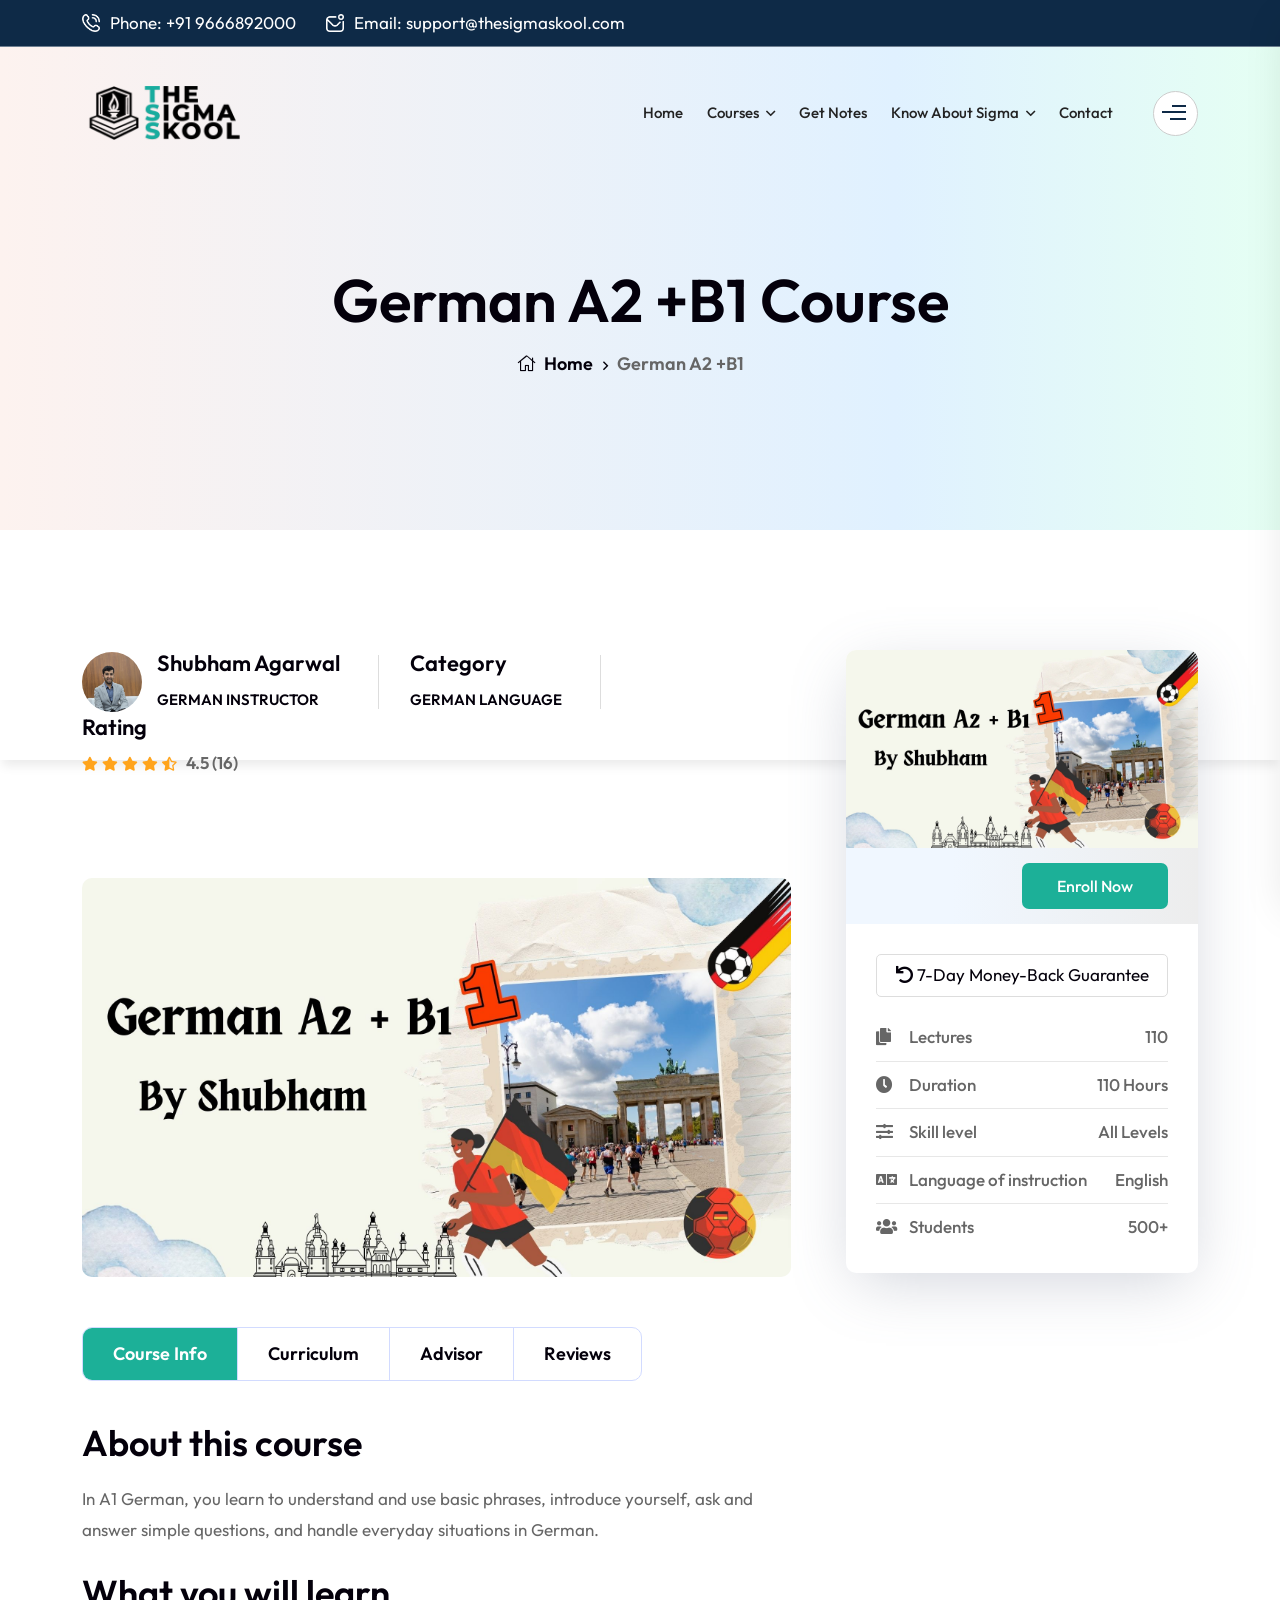
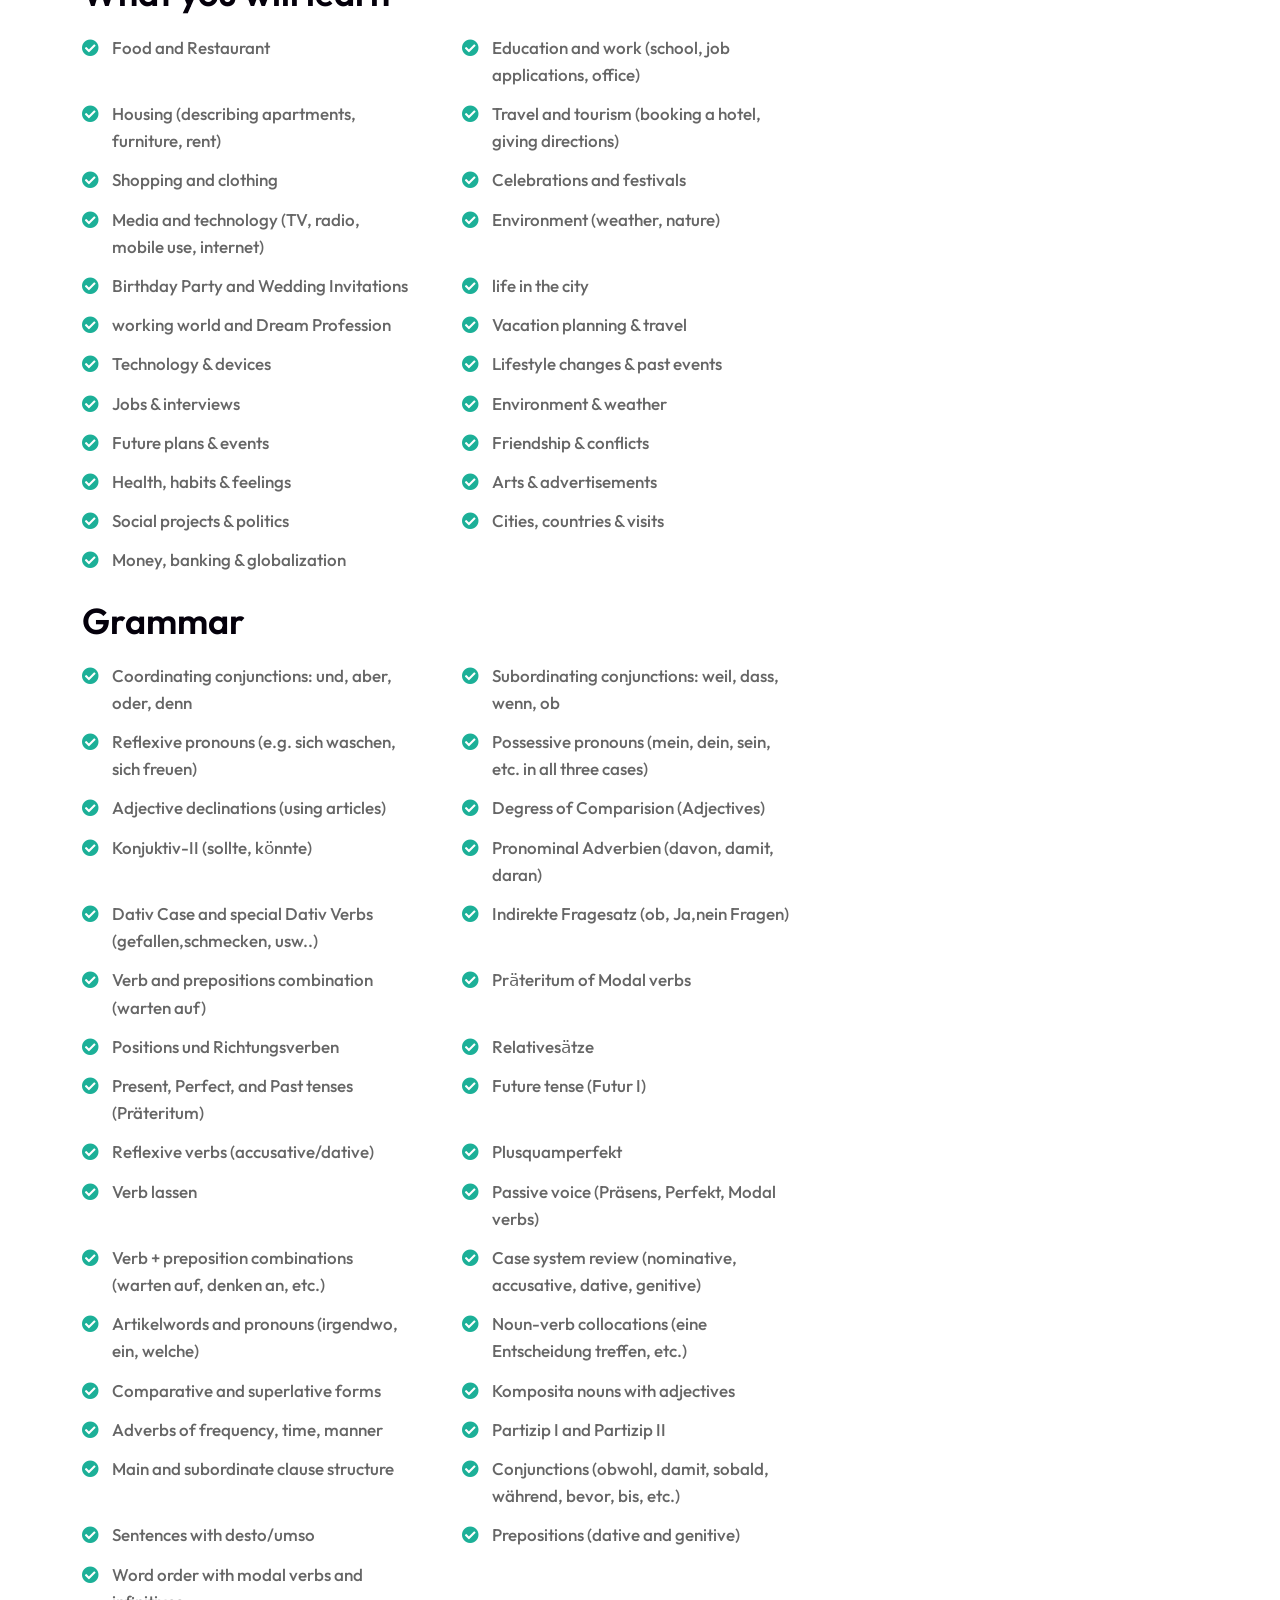
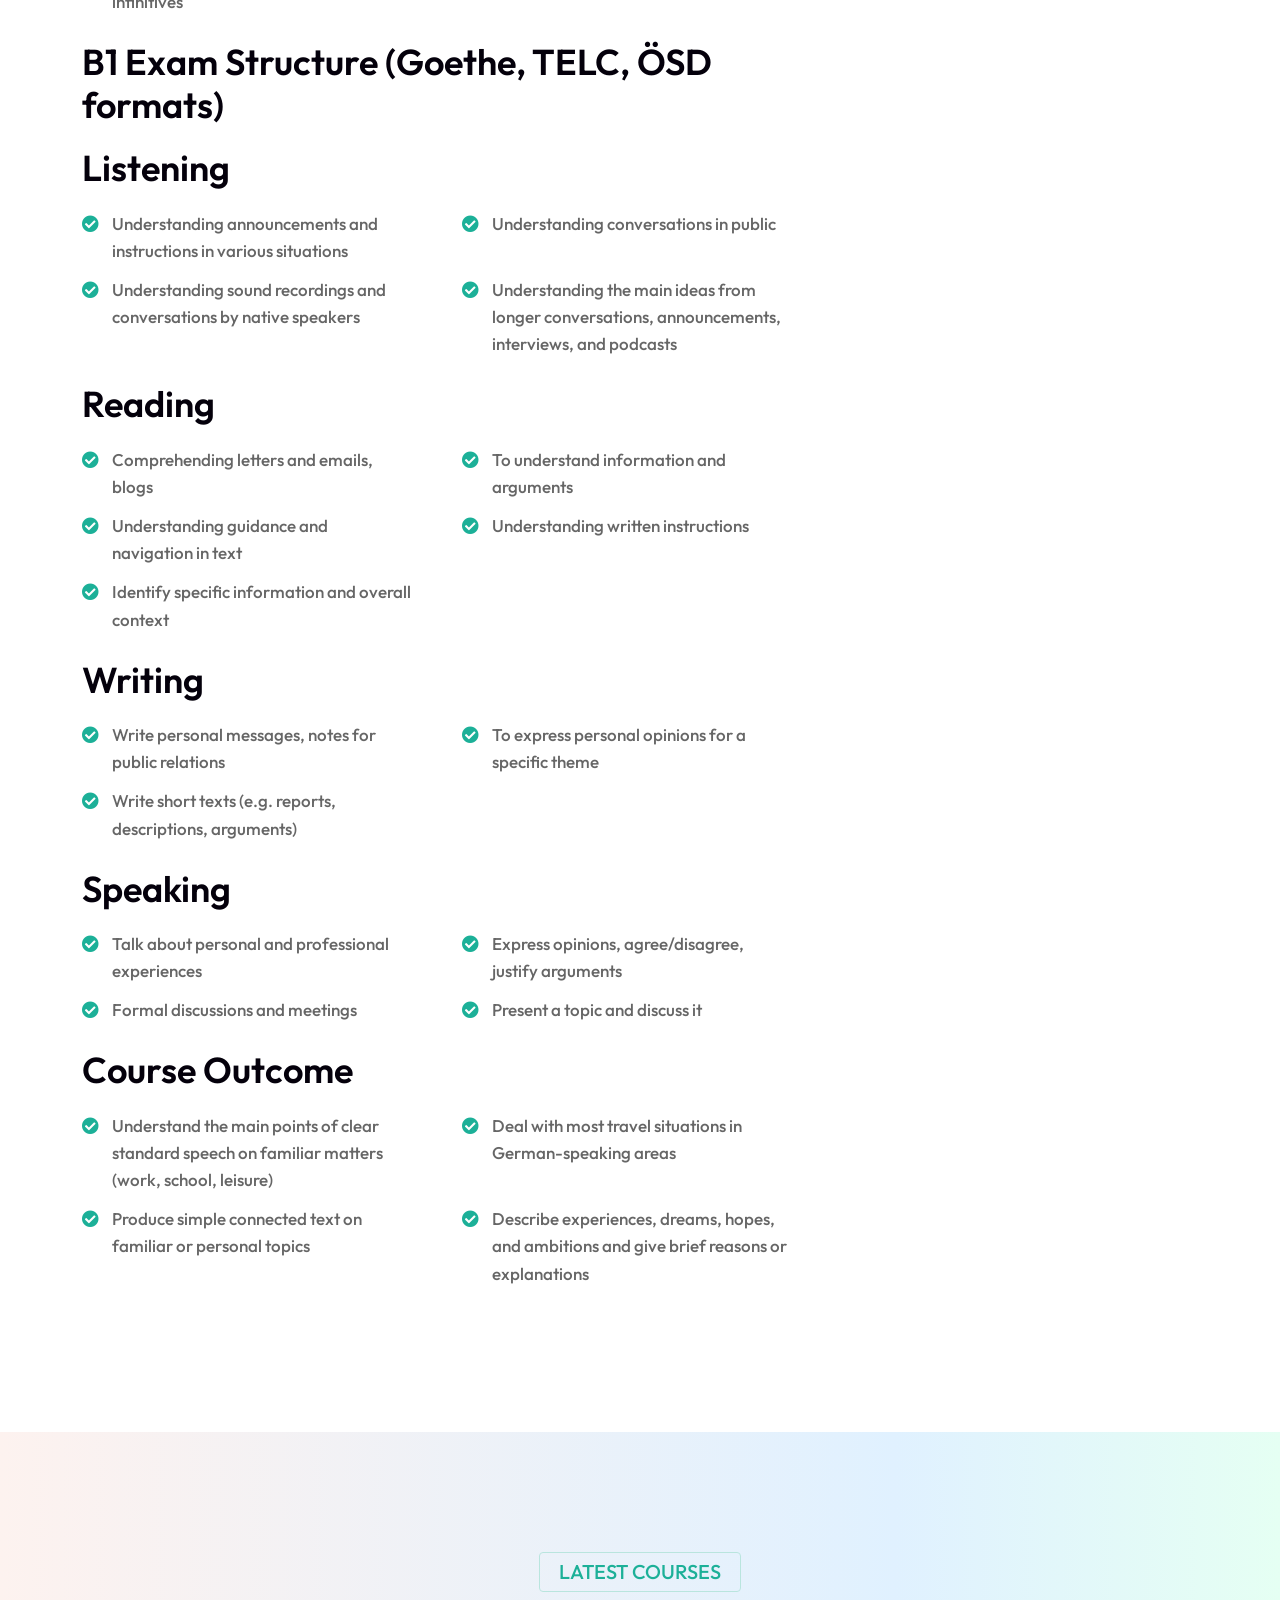
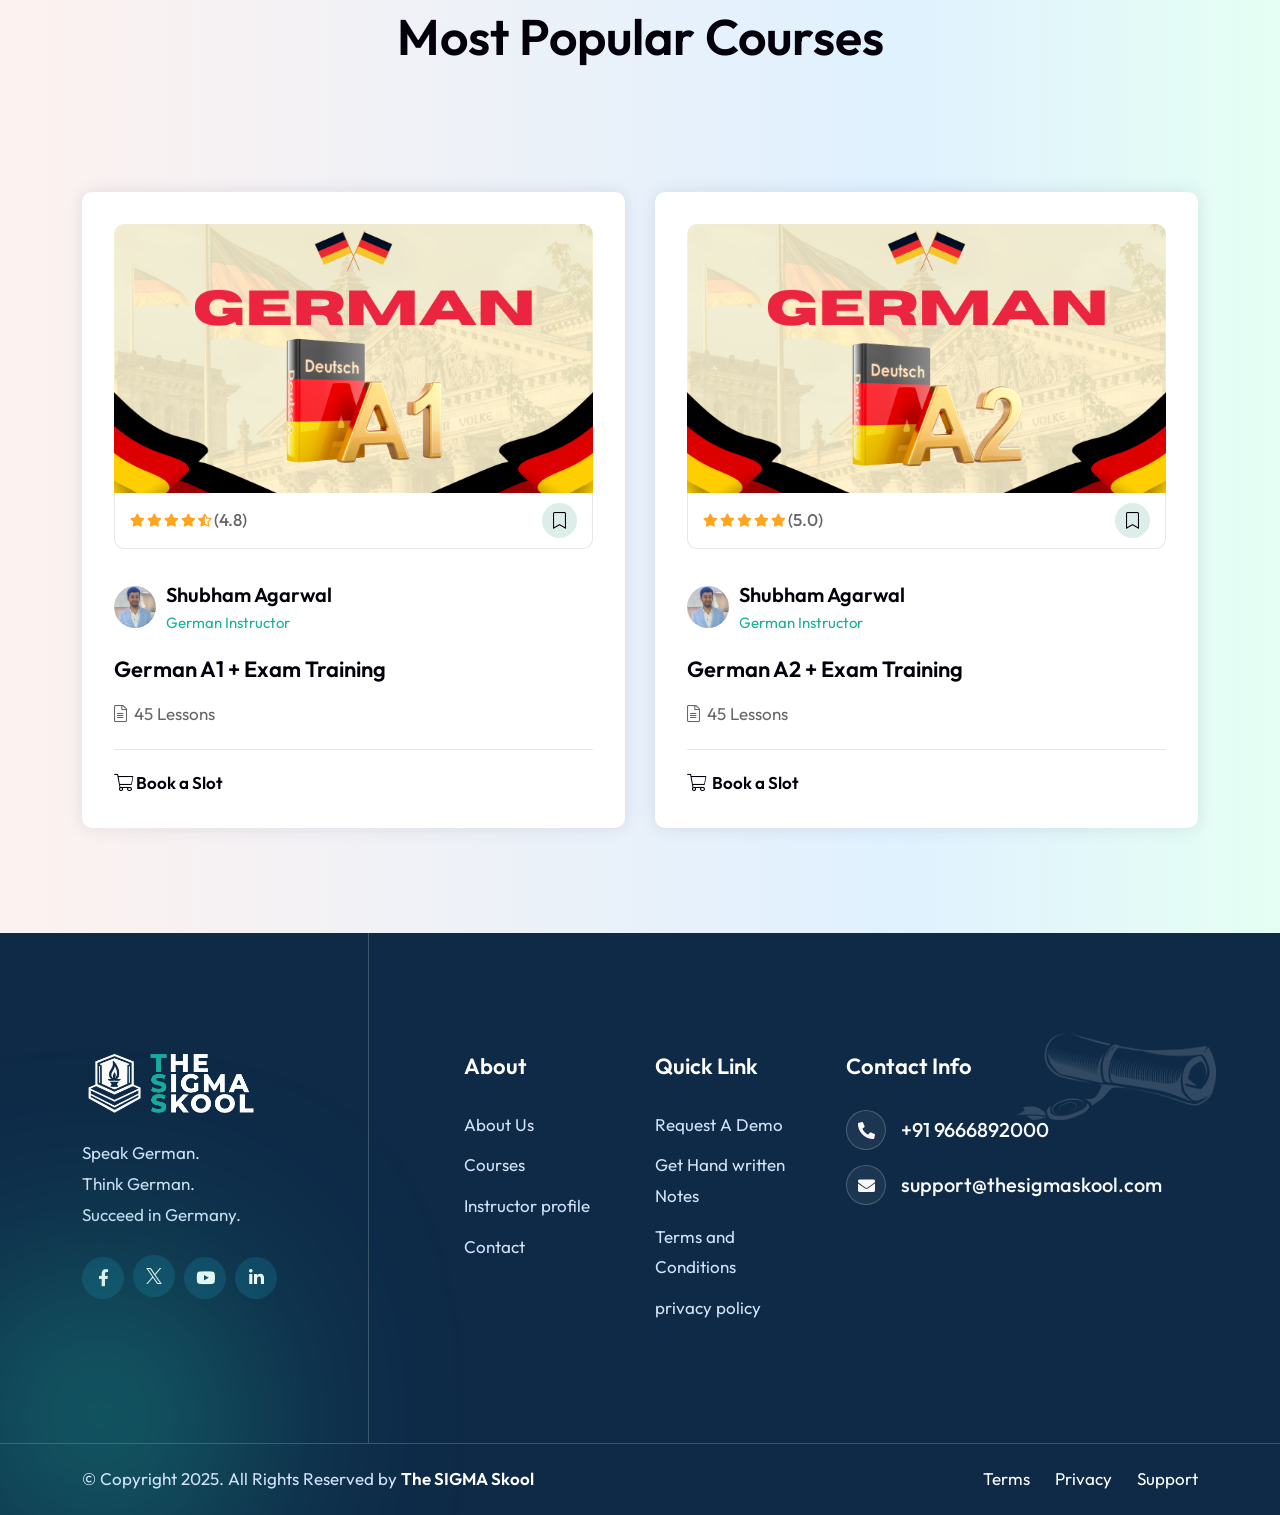
<file: a2b1.html>
<!DOCTYPE html>
<html lang="en">

<head>
    <!-- ========== Meta Tags ========== -->
    <meta charset="utf-8">
    <meta http-equiv="X-UA-Compatible" content="IE=edge">
    <meta name="viewport" content="width=device-width, initial-scale=1">
    <meta name="description" content="Learna - Education HTML Template">

    <!-- ========== Page Title ========== -->
    <title>The Sigma Skool</title>

    <!-- ========== Favicon Icon ========== -->
    <link rel="shortcut icon" href="assets/img/favicon.png" type="image/x-icon">

    <!-- ========== Start Stylesheet ========== -->
    <link href="assets/css/bootstrap.min.css" rel="stylesheet">
    <link href="assets/css/font-awesome.min.css" rel="stylesheet">
    <link href="assets/css/magnific-popup.css" rel="stylesheet">
    <link href="assets/css/swiper-bundle.min.css" rel="stylesheet">
    <link href="assets/css/animate.min.css" rel="stylesheet">
    <link href="assets/css/validnavs.css" rel="stylesheet">
    <link href="assets/css/helper.css" rel="stylesheet">
    <link href="assets/css/unit-test.css" rel="stylesheet">
    <link href="assets/css/style.css" rel="stylesheet">
    <link href="style.css" rel="stylesheet">
    <!-- ========== End Stylesheet ========== -->

</head>

<body>

    <!-- Start Preloader 
    ============================================= -->
    <div id="preloader">
        <div id="edufix-preloader" class="edufix-preloader">
            <div class="animation-preloader">
                <div class="spinner"></div>
                <div class="txt-loading">
                    <span data-text-preloader="S" class="letters-loading">
                        S
                    </span>
                    <span data-text-preloader="I" class="letters-loading">
                        I
                    </span>
                    <span data-text-preloader="G" class="letters-loading">
                        G
                    </span>
                    <span data-text-preloader="M" class="letters-loading">
                        M
                    </span>
                    <span data-text-preloader="A" class="letters-loading">
                        A
                    </span>
                    <!-- <span data-text-preloader="X" class="letters-loading">
                        X
                    </span> -->
                </div>
            </div>
            <div class="loader">
                <div class="row">
                    <div class="col-3 loader-section section-left">
                        <div class="bg"></div>
                    </div>
                    <div class="col-3 loader-section section-left">
                        <div class="bg"></div>
                    </div>
                    <div class="col-3 loader-section section-right">
                        <div class="bg"></div>
                    </div>
                    <div class="col-3 loader-section section-right">
                        <div class="bg"></div>
                    </div>
                </div>
            </div>
        </div>
    </div>
    <!-- End Preloader -->

    <!--[if lte IE 9]>
        <p class="browserupgrade">You are using an <strong>outdated</strong> browser. Please <a href="https://browsehappy.com/">upgrade your browser</a> to improve your experience and security.</p>
    <![endif]-->

    <!-- Start Header Top 
    ============================================= -->
    <div class="top-bar-area top-bar-style-one bg-dark text-light">
        <div class="container">
            <div class="row align-center">
                <div class="col-lg-7">
                    <ul class="item-flex">
                        <li>
                            <a href="tel:+4733378901">
                                <img src="assets/img/icon/2.png" alt="Icon"> Phone: +91 9666892000
                            </a>
                        </li>
                        <li>
                            <a href="mailto:name@email.com">
                                <img src="assets/img/icon/3.png" alt="Icon"> Email: support@thesigmaskool.com
                            </a>
                        </li>
                    </ul>
                </div>
                <div class="col-lg-5 text-end">
                    <div class="item-flex">
                        <!-- <div class="dropdown">
                            <button class="btn btn-secondary dropdown-toggle" type="button" id="dropdownMenuButton1" data-bs-toggle="dropdown" aria-expanded="false">
                                <img src="assets/img/icon/flag.png" alt="Image Not Found">
                                English <i class="fas fa-angle-down"></i>
                            </button>
                            <ul class="dropdown-menu" aria-labelledby="dropdownMenuButton1">
                              <li><a class="dropdown-item" href="#">Spanish</a></li>
                              <li><a class="dropdown-item" href="#">Arabic</a></li>
                            </ul>
                        </div> -->
                        <!-- <div>
                            <a href="#"><img src="assets/img/icon/1.png" alt="Icon"> Admin</a>
                        </div> -->
                    </div>
                </div>
            </div>
        </div>
    </div>
    <!-- End Header Top -->

    <!-- Header 
    ============================================= -->
    <header>
        <!-- Start Navigation -->
        <nav
            class="navbar mobile-sidenav navbar-sticky navbar-default validnavs dark navbar-fixed no-background inc-topbar">


            <div class="container d-flex justify-content-between align-items-center">

                <!-- Start Header Navigation -->
                <div class="item-flex">
                    <div class="navbar-header">
                        <button type="button" class="navbar-toggle" data-toggle="collapse" data-target="#navbar-menu">
                            <i class="fa fa-bars"></i>
                        </button>
                        <a class="navbar-brand" href="index.html">
                            <img src="assets/img/logo.png" class="logo" alt="Logo">
                        </a>
                    </div>
                    <!-- <form class="search-form" action="#">
                        <input type="text" placeholder="Search" class="form-control" name="text">
                        <button type="submit">
                            <i class="fa fa-search"></i>
                        </button>  
                    </form> -->
                </div>
                <!-- End Header Navigation -->

                <div class="nav-item-box d-flex justify-content-between align-items-center">
                    <!-- Collect the nav links, forms, and other content for toggling -->
                    <div class="collapse navbar-collapse" id="navbar-menu">

                        <img src="assets/img/logo.png" alt="Logo">
                        <button type="button" class="navbar-toggle" data-toggle="collapse" data-target="#navbar-menu">
                            <i class="fa fa-times"></i>
                        </button>

                        <ul class="nav navbar-nav navbar-right" data-in="fadeInDown" data-out="fadeOutUp">
                            <li class="dropdown megamenu-fw megamenu-style-two">
                                <!-- <a href="#" class="dropdown-toggle" data-toggle="dropdown">SIGMA</a>
                                <ul class="dropdown-menu megamenu-content" role="menu">
                                    
                                    <li>
                                        <div class="col-menu-wrap">
                                            <div class="menu-cal-items">
                                                <div class="col-menu">
                                                    <h4>Homepage Layout</h4>
                                                    <ul class="menu-col">
                                                        <li><a href="index.html">Home</a></li>
                                                        <li><a href="index-2.html">Digital Course Hub</a></li>
                                                        <li><a href="index-3.html">Online Academy</a></li>
                                                        <li><a href="index-4.html">Distance learning</a></li>
                                                    </ul>
                                                </div>
                                                <div c4lass="col-menu">
                                                    <h4>Homepage Layout</h4>
                                                    <ul class="menu-col">
                                                        <li><a href="index-5.html">Digital Education</a></li>
                                                        <li><a href="index-6.html">Remote Training</a></li>
                                                        <li><a href="index-7.html">University Classic</a></li>
                                                        <li><a href="index-8.html">Kindergarten</a></li>
                                                    </ul>
                                                </div>
                                            </div>
                                            <div class="megamenu-banner">
                                                <img src="assets/img/thumb/20.jpg" alt="Image Not Found">
                                            </div>
                                        </div>
                                    </li>
                                </ul>
                            </li> -->
                            <li><a href="index.html">Home</a></li>
                            <li class="dropdown megamenu-fw megamenu-style-four">
                                <a href="#" class="dropdown-toggle" data-toggle="dropdown">Courses</a>
                                <ul class="dropdown-menu megamenu-content" role="menu">
                                    <li>
                                        <div class="col-menu-wrap">
                                            <div class="col-menu">
                                                <h6 class="title">German Language</h6>
                                                <div class="content">
                                                    <ul class="menu-col">
                                                        <li><a href="a1.html">German A1</a></li>
                                                        <li><a href="a2.html">German A2</a></li>
                                                        <li><a href="b1.html">German B1</a></li>
                                                        <li><a href="a1a2.html">German A1+A2</a></li>
                                                        <li><a href="a1a2b1.html">German A1+A2+B1</a></li>
                                                        <li><a href="a2b1.html">German A2+B1</a></li>
                                                    </ul>
                                                </div>
                                            </div>
                                            <!-- <div class="col-menu">
                                                <h6 class="title">Japanese Language</h6>
                                                <div class="content">
                                                    <ul class="menu-col">
                                                        <li><a href="course-filter.html">Comming Soon</a></li>
                                                        <li><a href="course-filter-sidebar.html">Course Filter Sidebar</a></li>
                                                        <li><a href="course-filter-list.html">Course Filter List</a></li>
                                                        <li><a href="course-filter-list-sidebar.html">Course Filter List Sidebar</a></li>
                                                        <li><a href="course-single.html">Course Details</a></li>
                                                        <li><a href="course-single-2.html">Course Details Two</a></li>
                                                    </ul>
                                                </div>
                                            </div> -->
                                        </div><!-- end row -->
                                    </li>
                                </ul>
                            </li>
                            <li><a href="notes.html">Get Notes</a></li>
                            <li class="dropdown megamenu-fw megamenu-style-three">
                                <a href="#aboutus" class="dropdown-toggle" data-toggle="dropdown">Know about Sigma</a>
                                <ul class="dropdown-menu megamenu-content" role="menu">
                                    <li>
                                        <!-- <li><a href="about-us-2.html">About Us Two</a></li> -->
                                        <!-- <li><a href="instructor.html">Instructor</a></li> -->
                                    <li><a href="profile.html">Instructor Profile</a></li>
                                    <li><a href="terms-and-conditions.html">Terms and Conditions</a></li>
                                    <!-- <div class="col-menu-wrap">
                                            <div class="col-menu">
                                                <h6 class="title">Get Started</h6>
                                                <div class="content">
                                                    <ul class="menu-col">
                                                        <li><a href="about-us.html">About Us</a></li>
                                                        <li><a href="about-us-2.html">About Us Two</a></li>
                                                        <li><a href="instructor.html">Instructor</a></li>
                                                        <li><a href="profile.html">Instructor Profile</a></li>
                                                        <li><a href="gallery.html">Gallery</a></li>
                                                    </ul>
                                                </div>
                                            </div>
                                            <div class="col-menu">
                                                <h6 class="title">Events</h6>
                                                <div class="content">
                                                    <ul class="menu-col">
                                                        <li><a href="event.html">Event Style One</a></li>
                                                        <li><a href="event-2.html">Event Style Two</a></li>
                                                        <li><a href="event-3.html">Event Style Three</a></li>
                                                        <li><a href="event-4.html">Event Style Four</a></li>
                                                        <li><a href="event-single.html">Event Details</a></li>
                                                    </ul>
                                                </div>
                                            </div>
                                            <div class="col-menu">
                                                <h6 class="title">Important Pages</h6>
                                                <div class="content">
                                                    <ul class="menu-col">
                                                        <li><a href="membership-plan.html">Membership Plan</a></li>
                                                        <li><a href="zoom-meeting.html">Zoom Meeting</a></li>
                                                        <li><a href="zoom-meeting-details.html">Zoom Meeting Details</a></li>
                                                        <li><a href="faq.html">Faqs</a></li>
                                                        <li><a href="privacy-policy.html">Privacy Policy</a></li>
                                                    </ul>
                                                </div>
                                            </div>    
                                            <div class="col-menu">
                                                <h6 class="title">Other Pages</h6>
                                                <div class="content">
                                                    <ul class="menu-col">
                                                        <li><a href="contact-us.html">Contact Us</a></li>
                                                        <li><a href="login.html">Login</a></li>
                                                        <li><a href="register.html">Register</a></li>
                                                        <li><a href="megamenu.html">Megamenu</a></li>
                                                        <li><a href="404.html">Error page</a></li>
                                                    </ul>
                                                </div>
                                            </div>
                                        </div> -->
                            </li>
                        </ul>
                        </li>

                        <!-- <li class="dropdown">
                                <a href="#" class="dropdown-toggle" data-toggle="dropdown" >Blog</a>
                                <ul class="dropdown-menu">
                                    <li><a href="blog-standard.html">Blog Standard</a></li>
                                    <li><a href="blog-with-sidebar.html">Blog With Sidebar</a></li>
                                    <li><a href="blog-2-colum.html">Blog Grid Two Colum</a></li>
                                    <li><a href="blog-3-colum.html">Blog Grid Three Colum</a></li>
                                    <li><a href="blog-single.html">Blog Single</a></li>
                                    <li><a href="blog-single-with-sidebar.html">Blog Single With Sidebar</a></li>
                                </ul>
                        </li> -->
                        <!-- <li><a href="contact-us.html">Blog</a></li> -->
                        <li><a href="contact-us.html">Contact</a></li>
                        </ul>
                    </div><!-- /.navbar-collapse -->

                    <div class="attr-right">
                        <!-- Start Atribute Navigation -->
                        <div class="attr-nav">
                            <ul>
                                <li class="side-menu">
                                    <a href="#">
                                        <div class="menu-icon">
                                            <span class="bar-1"></span>
                                            <span class="bar-2"></span>
                                            <span class="bar-3"></span>
                                        </div>
                                    </a>
                                </li>
                            </ul>

                        </div>
                        <!-- End Atribute Navigation -->
                    </div>
                </div>

                <!-- Start Side Menu -->
                <div class="side">
                    <a href="#" class="close-side"><i class="fas fa-times"></i></a>
                    <div class="widget">
                        <div class="logo">
                            <img src="assets/img/logo-light.png" alt="Logo">
                        </div>
                        <p>
                            Sigma Skool offers expert-led German language courses guided by high-profile instructors
                            with global teaching experience. Our curriculum emphasizes real-world communication,
                            cultural fluency, and career relevance. Mastering German opens doors to international
                            education, top-tier job markets, and global networking—making language learning an
                            investment in your future success.

                        </p>
                    </div>
                    <div class="widget address">
                        <div>
                            <ul>
                                <li>
                                    <div class="content">
                                        <p>Address</p>
                                        <strong>Hyderabad</strong>
                                    </div>
                                </li>
                                <li>
                                    <div class="content">
                                        <p>Email</p>
                                        <strong>support@thesigmaskool.com</strong>
                                    </div>
                                </li>
                                <li>
                                    <div class="content">
                                        <p>Contact</p>
                                        <strong>+91 9666892000</strong>
                                    </div>
                                </li>
                            </ul>
                        </div>
                    </div>
                    <div class="widget newsletter">
                        <h4 class="title">Make yourself a SIGMA</h4>
                        <form action="#">
                            <div class="input-group stylish-input-group">
                                <input type="email" placeholder="Enter your e-mail" class="form-control" name="email">
                                <span class="input-group-addon">
                                    <button type="submit">
                                        <i class="fa fa-long-arrow-right"></i>
                                    </button>
                                </span>
                            </div>
                        </form>
                    </div>
                    <div class="widget social">
                        <ul class="link">
                            <li><a href="#"><i class="fab fa-facebook-f"></i></a></li>
                            <li><a href="#"><i class="fab fa-twitter"></i></a></li>
                            <li><a href="#"><i class="fab fa-linkedin-in"></i></a></li>
                            <!-- <li><a href="#"><i class="fab fa-behance"></i></a></li> -->
                        </ul>
                    </div>

                </div>
                <!-- End Side Menu -->

            </div>
            <!-- Overlay screen for menu -->
            <div class="overlay-screen"></div>
            <!-- End Overlay screen for menu -->
        </nav>
        <!-- End Navigation -->
    </header>
    <!-- End Header -->


    <!-- Start Breadcrumb 
    ============================================= -->
    <div class="breadcrumb-area text-center bg-gray-gradient-secondary">
        <div class="container">
            <div class="row">
                <div class="col-lg-8 offset-lg-2">
                    <h1>German A2 +B1 Course</h1>
                    <nav aria-label="breadcrumb">
                        <ol class="breadcrumb">
                            <li><a href="#"><i class="fas fa-home"></i> Home</a></li>
                            <li class="active">German A2 +B1</li>
                        </ol>
                    </nav>
                </div>
            </div>
        </div>
    </div>
    <!-- End Breadcrumb -->

    <!-- Start Course Details 
    ============================================= -->
    <div class="course-detils-area default-padding">
        <div class="container">
            <div class="course-details-items">
                <div class="row">
                    <div class="col-lg-8 pr-40 pr-md-15 pr-xs-15">
                        <div class="course-details-left-info">

                            <div class="course-single-meta">
                                <div class="item author">
                                    <div class="thumb">
                                        <a href="#"><img alt="Thumb" src="assets/img/team/profile.png"></a>
                                    </div>
                                    <div class="desc">
                                        <h4>Shubham Agarwal</h4>
                                        <a href="#">German Instructor</a>
                                    </div>
                                </div>
                                <div class="item category">
                                    <h4>Category</h4>
                                    <a href="#">German Language</a>
                                </div>
                                <div class="item rating">
                                    <h4>Rating</h4>
                                    <i class="fas fa-star"></i>
                                    <i class="fas fa-star"></i>
                                    <i class="fas fa-star"></i>
                                    <i class="fas fa-star"></i>
                                    <i class="fas fa-star-half-alt"></i>
                                    <span>4.5 (16)</span>
                                </div>
                            </div>
                            <div class="coruse-details-thumb">
                                <img src="assets/img/courses/a2b1.jpg" alt="Image Not Found">
                            </div>

                            <div class="course-details-info">
                                <ul class="nav nav-tabs course-details-navs" id="myTab" role="tablist">
                                    <li class="nav-item" role="presentation">
                                        <button class="nav-link active" id="tabs_1" data-bs-toggle="tab"
                                            data-bs-target="#tab_1" type="button" role="tab" aria-controls="tab_1"
                                            aria-selected="true">
                                            Course Info
                                        </button>
                                    </li>
                                    <li class="nav-item" role="presentation">
                                        <button class="nav-link" id="tabs_2" data-bs-toggle="tab"
                                            data-bs-target="#tab_2" type="button" role="tab" aria-controls="tab_2"
                                            aria-selected="false">
                                            Curriculum
                                        </button>
                                    </li>
                                    <li class="nav-item" role="presentation">
                                        <button class="nav-link" id="tabs_3" data-bs-toggle="tab"
                                            data-bs-target="#tab_3" type="button" role="tab" aria-controls="tab_3"
                                            aria-selected="false">
                                            Advisor
                                        </button>
                                    </li>
                                    <li class="nav-item" role="presentation">
                                        <button class="nav-link" id="tabs_4" data-bs-toggle="tab"
                                            data-bs-target="#tab_4" type="button" role="tab" aria-controls="tab_4"
                                            aria-selected="false">
                                            Reviews
                                        </button>
                                    </li>
                                </ul>


                                <div class="tab-content course-details-tab-content" id="myTabContent">
                                    <!-- Tab Single -->
                                    <div class="tab-pane fade show active" id="tab_1" role="tabpanel"
                                        aria-labelledby="tabs_1">
                                        <h2>About this course</h2>
                                        <p>
                                            In A1 German, you learn to understand and use basic phrases, introduce
                                            yourself, ask and answer simple questions, and handle everyday situations in
                                            German.
                                        <h2>What you will learn</h2>
                                        <ul class="list-style-one">
                                            
                                            <li>Food and Restaurant</li>
                                            <li>Education and work (school, job applications, office)</li>
                                            <li>Housing (describing apartments, furniture, rent)</li>
                                            <li>Travel and tourism (booking a hotel, giving directions)</li>
                                            <li>Shopping and clothing</li>
                                            <li>Celebrations and festivals</li>
                                            <li>Media and technology (TV, radio, mobile use, internet)</li>
                                            <li>Environment (weather, nature)</li>
                                            <li>Birthday Party and Wedding Invitations </li>
                                            <li>life in the city </li>
                                            <li>working world and Dream Profession</li>
                                            <li>Vacation planning &amp; travel</li>
                                            <li>Technology &amp; devices</li>
                                            <li>Lifestyle changes &amp; past events</li>
                                            <li>Jobs &amp; interviews</li>
                                            <li>Environment &amp; weather</li>
                                            <li>Future plans &amp; events</li>
                                            <li>Friendship &amp; conflicts</li>
                                            <li>Health, habits &amp; feelings</li>
                                            <li>Arts &amp; advertisements</li>
                                            <li>Social projects &amp; politics</li>
                                            <li>Cities, countries &amp; visits</li>
                                            <li>Money, banking &amp; globalization</li>
                                        </ul>
                                        <h2>Grammar</h2>
                                        <ul class="list-style-one">
                                           
                                            <li>Coordinating conjunctions: und, aber, oder, denn</li>
                                            <li>Subordinating conjunctions: weil, dass, wenn, ob</li>
                                            <li>Reflexive pronouns (e.g. sich waschen, sich freuen)</li>
                                            <li>Possessive pronouns (mein, dein, sein, etc. in all three cases) </li>
                                            <li>Adjective declinations (using articles)</li>
                                            <li>Degress of Comparision (Adjectives)</li>
                                            <li>Konjuktiv-II (sollte, kӧnnte)</li>
                                            <li>Pronominal Adverbien (davon, damit, daran)</li>
                                            <li>Dativ Case and special Dativ Verbs (gefallen,schmecken, usw..)</li>
                                            <li>Indirekte Fragesatz (ob, Ja,nein Fragen) </li>
                                            <li>Verb and prepositions combination (warten auf) </li>
                                            <li>Prӓteritum of Modal verbs</li>
                                            <li>Positions und Richtungsverben </li>
                                            <li>Relativesӓtze </li>
                                            <li>Present, Perfect, and Past tenses (Präteritum)</li>
                                            <li>Future tense (Futur I)</li>
                                            <li>Reflexive verbs (accusative/dative)</li>
                                            <li>Plusquamperfekt</li>
                                            <li>Verb lassen</li>
                                            <li>Passive voice (Präsens, Perfekt, Modal verbs)</li>
                                            <li>Verb + preposition combinations (warten auf, denken an, etc.)</li>
                                            <li>Case system review (nominative, accusative, dative, genitive)</li>
                                            <li>Artikelwords and pronouns (irgendwo, ein, welche)</li>
                                            <li>Noun-verb collocations (eine Entscheidung treffen, etc.)</li>
                                            <li>Comparative and superlative forms</li>
                                            <li>Komposita nouns with adjectives</li>
                                            <li>Adverbs of frequency, time, manner</li>
                                            <li>Partizip I and Partizip II</li>
                                            <li>Main and subordinate clause structure</li>
                                            <li>Conjunctions (obwohl, damit, sobald, während, bevor, bis, etc.)</li>
                                            <li>Sentences with desto/umso</li>
                                            <li>Prepositions (dative and genitive)</li>
                                            <li>Word order with modal verbs and infinitives</li>

                                        </ul>

                                        <h2>B1 Exam Structure (Goethe, TELC, ÖSD formats)<br></h2>
                                        <h2>Listening</h2>
                                        <ul class="list-style-one">
                                            <li>Understanding announcements and instructions in various situations</li>
                                            <li>Understanding conversations in public</li>
                                            <li>Understanding sound recordings and conversations by native speakers</li>
                                            <li>Understanding the main ideas from longer conversations, announcements,
                                                interviews, and podcasts</li>

                                        </ul>
                                        <h2>Reading</h2>
                                        <ul class="list-style-one">
                                            <li>Comprehending letters and emails, blogs</li>
                                            <li>To understand information and arguments</li>
                                            <li>Understanding guidance and navigation in text</li>
                                            <li>Understanding written instructions</li>
                                            <li>Identify specific information and overall context</li>

                                        </ul>
                                        <h2>Writing</h2>
                                        <ul class="list-style-one">
                                            <li>Write personal messages, notes for public relations</li>
                                            <li>To express personal opinions for a specific theme</li>
                                            <li>Write short texts (e.g. reports, descriptions, arguments)</li>
                                        </ul>
                                        <h2>Speaking</h2>
                                        <ul class="list-style-one">
                                            <li>Talk about personal and professional experiences</li>
                                            <li>Express opinions, agree/disagree, justify arguments</li>
                                            <li>Formal discussions and meetings</li>
                                            <li>Present a topic and discuss it</li>
                                        </ul>
                                        <h2>Course Outcome</h2>
                                        <ul class="list-style-one">

                                            <li>Understand the main points of clear standard speech on familiar matters
                                                (work, school, leisure)</li>
                                            <li>Deal with most travel situations in German-speaking areas</li>
                                            <li>Produce simple connected text on familiar or personal topics</li>
                                            <li>Describe experiences, dreams, hopes, and ambitions and give brief
                                                reasons or explanations</li>
                                        </ul>


                                    </div>

                                    <div class="tab-pane fade" id="tab_4" role="tabpanel" aria-labelledby="tabs_4">
                                        <div class="curriculum-review">
                                            <div class="curriculum-review-item">
                                                <div class="total-review">
                                                    <h2>4.9</h2>
                                                    <h4>Wonderful</h4>
                                                    <div class="ratings">
                                                        <i class="fas fa-star"></i>
                                                        <i class="fas fa-star"></i>
                                                        <i class="fas fa-star"></i>
                                                        <i class="fas fa-star"></i>
                                                        <i class="fas fa-star-half-alt"></i>
                                                    </div>
                                                    <span>(2.5k Reviews)</span>
                                                </div>
                                                <div class="review-count">
                                                    <!-- Single Item -->
                                                    <div class="review-count-item">
                                                        <div class="ratings five-out-of-five">
                                                            <i class="fas fa-star"></i>
                                                            <i class="fas fa-star"></i>
                                                            <i class="fas fa-star"></i>
                                                            <i class="fas fa-star"></i>
                                                            <i class="fas fa-star"></i>
                                                        </div>
                                                        <div class="progress-bar width-90"></div>
                                                        <span>90%</span>
                                                    </div>
                                                    <!-- End Single Item -->
                                                    <!-- Single Item -->
                                                    <div class="review-count-item">
                                                        <div class="ratings five-out-of-four">
                                                            <i class="fas fa-star"></i>
                                                            <i class="fas fa-star"></i>
                                                            <i class="fas fa-star"></i>
                                                            <i class="fas fa-star"></i>
                                                            <i class="fas fa-star"></i>
                                                        </div>
                                                        <div class="progress-bar width-80"></div>
                                                        <span>80%</span>
                                                    </div>
                                                    <!-- End Single Item -->
                                                    <!-- Single Item -->
                                                    <div class="review-count-item">
                                                        <div class="ratings five-out-of-three">
                                                            <i class="fas fa-star"></i>
                                                            <i class="fas fa-star"></i>
                                                            <i class="fas fa-star"></i>
                                                            <i class="fas fa-star"></i>
                                                            <i class="fas fa-star"></i>
                                                        </div>
                                                        <div class="progress-bar width-70"></div>
                                                        <span>70%</span>
                                                    </div>
                                                    <!-- End Single Item -->
                                                    <!-- Single Item -->
                                                    <div class="review-count-item">
                                                        <div class="ratings five-out-of-two">
                                                            <i class="fas fa-star"></i>
                                                            <i class="fas fa-star"></i>
                                                            <i class="fas fa-star"></i>
                                                            <i class="fas fa-star"></i>
                                                            <i class="fas fa-star"></i>
                                                        </div>
                                                        <div class="progress-bar width-60"></div>
                                                        <span>60%</span>
                                                    </div>
                                                    <!-- End Single Item -->
                                                    <!-- Single Item -->
                                                    <div class="review-count-item">
                                                        <div class="ratings five-out-of-one">
                                                            <i class="fas fa-star"></i>
                                                            <i class="fas fa-star"></i>
                                                            <i class="fas fa-star"></i>
                                                            <i class="fas fa-star"></i>
                                                            <i class="fas fa-star"></i>
                                                        </div>
                                                        <div class="progress-bar width-10"></div>
                                                        <span>10%</span>
                                                    </div>
                                                    <!-- End Single Item -->
                                                </div>
                                            </div>
                                        </div>
                                        <div class="course-review-section mt-80 mt-xs-50">
                                            <!-- Single Item -->
                                            <div class="course-review-item-one">
                                                <div class="thumb">
                                                    <!-- <img src="assets/img/team/m3.jpg" alt="Image Not Found"> -->
                                                </div>
                                                <div class="info">
                                                    <div class="top">
                                                        <h4>Y Sunny</h4>
                                                        <span>18 August, 2025</span>
                                                    </div>
                                                    <div class="ratings">
                                                        <i class="fas fa-star"></i>
                                                        <i class="fas fa-star"></i>
                                                        <i class="fas fa-star"></i>
                                                        <i class="fas fa-star"></i>
                                                        <i class="fas fa-star-half-alt"></i>
                                                    </div>
                                                    <p>
                                                        Learning German with Shubham Sir was a great experience. I have
                                                        completed A1+A2 with strong basics and In a structured way.
                                                    </p>
                                                    <div class="bottom">
                                                        <ul>
                                                            <li>
                                                                <a href="#"><i class="fas fa-thumbs-up"></i> 202</a>
                                                            </li>
                                                            <li>
                                                                <a href="#"><i class="fas fa-reply"></i> Reply</a>
                                                            </li>
                                                        </ul>
                                                    </div>
                                                </div>
                                            </div>
                                            <!-- End Single Item -->
                                            <!-- Single Item -->
                                            <div class="course-review-item-one">
                                                <div class="thumb">
                                                    <!-- <img src="assets/img/team/m4.jpg" alt="Image Not Found"> -->
                                                </div>
                                                <div class="info">
                                                    <div class="top">
                                                        <h4>Jayasree</h4>
                                                        <span>18 June, 2025</span>
                                                    </div>
                                                    <div class="ratings">
                                                        <i class="fas fa-star"></i>
                                                        <i class="fas fa-star"></i>
                                                        <i class="fas fa-star"></i>
                                                        <i class="fas fa-star"></i>
                                                        <i class="fas fa-star"></i>
                                                    </div>
                                                    <p>
                                                        It has been an amazing experience learning the language with you
                                                        sir.and you allows a lot of time for practicing conversations
                                                        during our lessons and does not ignore grammar,pronunciation or
                                                        spellings.I appreciate your patience and clarity in explaining
                                                        complex concepts.
                                                    </p>
                                                    <div class="bottom">
                                                        <ul>
                                                            <li>
                                                                <a href="#"><i class="fas fa-thumbs-up"></i> 658</a>
                                                            </li>
                                                            <li>
                                                                <a href="#"><i class="fas fa-reply"></i> Reply</a>
                                                            </li>
                                                        </ul>
                                                    </div>
                                                </div>
                                            </div>
                                            <!-- End Single Item -->
                                        </div>
                                    </div>
                                    <!-- End Tab Single -->
                                </div>

                            </div>

                        </div>
                    </div>
                    <div class="col-lg-4">
                        <div class="course-details-category">
                            <!-- Single Item -->
                            <div class="course-cat-single">
                                <div class="course-preview-info">
                                    <div class="thumb">
                                        <img src="assets/img/courses/a2b1.jpg" alt="Thumb">
                                        <!-- <a href="https://www.youtube.com/watch?v=owhuBrGIOsE" class="popup-youtube light video-play-button item-center"> -->
                                        <!-- <i class="fa fa-play"></i> -->
                                        </a>
                                    </div>
                                    <div class="content">
                                        <div class="top">
                                            <div class="pricce">
                                                <!-- <h2>$32</h2> -->
                                            </div>
                                            <a class="btn btn-theme animation btn-sm"
                                                href="https://wa.me/919666892000">Enroll Now</a>
                                        </div>
                                        <div class="course-includes">
                                            <div class="info">
                                                <p>
                                                    <i class="fas fa-undo"></i> 7-Day Money-Back Guarantee
                                                </p>
                                                <ul>
                                                    <li>
                                                        <i class="fas fa-copy"></i> Lectures <span>110</span>
                                                    </li>
                                                    <li>
                                                        <i class="fas fa-clock"></i> Duration <span>110 Hours</span>
                                                    </li>
                                                    <li>
                                                        <i class="fas fa-sliders-h"></i> Skill level <span>All
                                                            Levels</span>
                                                    </li>
                                                    <li>
                                                        <i class="fas fa-language"></i> Language of
                                                        instruction<span>English</span>
                                                    </li>
                                                    <li>
                                                        <i class="fas fa-users"></i> Students <span>500+</span>
                                                    </li>
                                                </ul>
                                            </div>
                                        </div>
                                    </div>
                                </div>
                            </div>
                            <!-- End Single Item -->
                            <!-- Single Item -->
                            <!-- <div class="course-cat-single">
                                <div class="top-instructor-widget">
                                    <h4 class="widget-title">Top Instructors</h4>
                                    Single Item
                                    <div class="top-instructor-single">
                                        <div class="thumb">
                                            <img src="assets/img/team/m6.jpg" alt="Image Not Found">
                                        </div>
                                        <div class="info">
                                            <h5><a href="#">Daniyel Joe</a></h5>
                                            <span>Java Expert</span>
                                            <div class="ratings">
                                                <i class="fas fa-star"></i>
                                                <i class="fas fa-star"></i>
                                                <i class="fas fa-star"></i>
                                                <i class="fas fa-star"></i>
                                                <i class="fas fa-star-half-alt"></i>
                                                <span>(4.9)</span>
                                            </div>
                                            <ul>
                                                <li><i class="fas fa-file-alt"></i> 12 Courses</li>
                                                <li><i class="fas fa-user"></i> 2k Students</li>
                                            </ul>
                                        </div>
                                    </div>
                                    Single Item
                                    Single Item
                                    <div class="top-instructor-single">
                                        <div class="thumb">
                                            <img src="assets/img/team/m5.jpg" alt="Image Not Found">
                                        </div>
                                        <div class="info">
                                            <h5><a href="#">Sarahub Albert</a></h5>
                                            <span>Laravel Expert</span>
                                            <div class="ratings">
                                                <i class="fas fa-star"></i>
                                                <i class="fas fa-star"></i>
                                                <i class="fas fa-star"></i>
                                                <i class="fas fa-star"></i>
                                                <i class="fas fa-star"></i>
                                                <span>(5.0)</span>
                                            </div>
                                            <ul>
                                                <li><i class="fas fa-file-alt"></i> 25 Courses</li>
                                                <li><i class="fas fa-user"></i> 5k Students</li>
                                            </ul>
                                        </div>
                                    </div>
                                    Single Item
                                </div>
                            </div>
                            End Single Item -->
                        </div>
                    </div>
                </div>
            </div>
        </div>
    </div>
    <!-- End Course Details -->

  <!-- Start Course 
    ============================================= -->
    <div class="course-style-two-area default-padding bottom-less bg-gray-gradient-secondary overflow-hidden"
        id="courses">
        <div class="container">
            <div class="row">
                <div class="col-lg-8 offset-lg-2">
                    <div class="site-heading text-center">
                        <h4 class="sub-title">Latest Courses</h4>
                        <h2 class="title">Most Popular Courses</h2>
                    </div>
                </div>
            </div>
        </div>
        <div class="container">
            <div class="row">
                <div class="col-lg-12">
                    <div class="course-style-one-bullet swiper">
                        <div class="swiper-wrapper">


                            <!-- <div class="swiper-slide">
                                <div class="course-bullet-item">
                                    <div class="icon">
                                        <img src="assets/img/icon/26.png" alt="Image Not Found">
                                    </div>
                                    <div class="info">
                                        <h4>German</h4>
                                        <span>6 Courses</span>
                                    </div>
                                </div>
                            </div> -->
                            <!-- <div class="swiper-slide">
                                <div class="course-bullet-item">
                                    <div class="icon">
                                        <img src="assets/img/icon/27.png" alt="Image Not Found">
                                    </div>
                                    <div class="info">
                                        <h4>Japanese</h4>
                                        <span>5 Courses</span>
                                    </div>
                                </div>
                            </div>
                            <div class="swiper-slide">
                                <div class="course-bullet-item">
                                    <div class="icon">
                                        <img src="assets/img/icon/28.png" alt="Image Not Found">
                                    </div>
                                    <div class="info">
                                        <h4>Spoken English</h4>
                                        <span>10 Courses</span>
                                    </div>
                                </div>
                            </div>
                            <div class="swiper-slide">
                                <div class="course-bullet-item">
                                    <div class="icon">
                                        <img src="assets/img/icon/29.png" alt="Image Not Found">
                                    </div>
                                    <div class="info">
                                        <h4>French</h4>
                                        <span>6 Courses</span>
                                    </div>
                                </div>
                            </div>
                            <div class="swiper-slide">
                                <div class="course-bullet-item">
                                    <div class="icon">
                                        <img src="assets/img/icon/30.png" alt="Image Not Found">
                                    </div>
                                    <div class="info">
                                        <h4>Spanish</h4>
                                        <span>7 Courses</span>
                                    </div>
                                </div>
                            </div> -->
                        </div>
                    </div>
                </div>
            </div>

            <div class="course-style-one-carousel swiper">
                <div class="swiper-wrapper">

                    <!-- Single Item -->
                    <div class="swiper-slide">
                        <div class="row">
                            <div class="course-inner-carousel swiper">
                                <div class="swiper-wrapper">
                                    <!-- Single Item -->
                                    <div class="swiper-slide">
                                        <div class="course-style-one-item hover-less style-two">
                                            <div class="thumb">
                                                <img src="assets/img/courses/1.png" alt="Image Not Found">
                                            </div>
                                            <div class="top-meta">
                                                <ul>
                                                    <li>
                                                        <div class="course-rating">
                                                            <i class="fas fa-star"></i>
                                                            <i class="fas fa-star"></i>
                                                            <i class="fas fa-star"></i>
                                                            <i class="fas fa-star"></i>
                                                            <i class="fas fa-star-half-alt"></i>
                                                            <span>(4.8)</span>
                                                        </div>
                                                    </li>
                                                </ul>
                                                <div class="bookmark">
                                                    <a href="a1.html"><i class="fas fa-bookmark"></i></a>
                                                </div>
                                            </div>
                                            <div class="info">
                                                <div class="author">
                                                    <img src="assets/img/courses/profile.png" alt="Image Not Found">
                                                    <a href="profile.html">Shubham Agarwal <span>German Instructor</span></a>
                                                </div>
                                                <h4><a href="a1.html">German A1 + Exam Training</a></h4>
                                                <div class="course-meta">
                                                    <ul>
                                                        <li>
                                                            <i class="fas fa-file-alt"></i> 45 Lessons
                                                        </li>
                                                        <!-- <li>
                                                            <i class="fas fa-user"></i> 120 Students
                                                        </li> -->
                                                    </ul>
                                                </div>
                                            </div>
                                            <div class="course-bottom-meta">
                                                <!-- <h2 class="price"><del>$48.00</del> $32.00</h2> -->
                                                <a href="contact-us.html"><i class="fas fa-shopping-cart"></i>Book a Slot</a>
                                            </div>
                                        </div>
                                    </div>
                                    <!-- Single Item -->
                                    <!-- Single Item -->
                                    <div class="swiper-slide">
                                        <div class="course-style-one-item hover-less style-two">
                                            <div class="thumb">
                                                <img src="assets/img/courses/2.png" alt="Image Not Found">
                                            </div>
                                            <div class="top-meta">
                                                <ul>
                                                    <li>
                                                        <div class="course-rating">
                                                            <i class="fas fa-star"></i>
                                                            <i class="fas fa-star"></i>
                                                            <i class="fas fa-star"></i>
                                                            <i class="fas fa-star"></i>
                                                            <i class="fas fa-star"></i>
                                                            <span>(5.0)</span>
                                                        </div>
                                                    </li>
                                                </ul>
                                                <div class="bookmark">
                                                    <a href="a2.html"><i class="fas fa-bookmark"></i></a>
                                                </div>
                                            </div>
                                            <div class="info">
                                                <div class="author">
                                                    <img src="assets/img/courses/profile.png" alt="Image Not Found">
                                                    <a href="profile.html">Shubham Agarwal <span>German Instructor</span></a>
                                                </div>
                                                <h4><a href="a2.html">German A2 + Exam Training</a></h4>
                                                <div class="course-meta">
                                                    <ul>
                                                        <li>
                                                            <i class="fas fa-file-alt"></i> 45 Lessons
                                                        </li>
                                                        <!-- <li>
                                                            <i class="fas fa-user"></i> 340 Students
                                                        </li> -->
                                                    </ul>
                                                </div>
                                            </div>
                                            <div class="course-bottom-meta">
                                                <!-- <h2 class="price"><del>$53.00</del> $28.00</h2> -->
                                                <a href="contact-us.html"><i class="fas fa-shopping-cart"></i> Book a Slot</a>
                                            </div>
                                        </div>
                                    </div>
                                    <!-- Single Item -->
                                    <!-- Single Item -->
                                    <div class="swiper-slide">
                                        <div class="course-style-one-item hover-less style-two">
                                            <div class="thumb">
                                                <img src="assets/img/courses/3.png" alt="Image Not Found">
                                            </div>
                                            <div class="top-meta">
                                                <ul>
                                                    <li>
                                                        <div class="course-rating">
                                                            <i class="fas fa-star"></i>
                                                            <i class="fas fa-star"></i>
                                                            <i class="fas fa-star"></i>
                                                            <i class="fas fa-star"></i>
                                                            <i class="fas fa-star-half-alt"></i>
                                                            <span>(4.9)</span>
                                                        </div>
                                                    </li>
                                                </ul>
                                                <div class="bookmark">
                                                    <a href="b1.html"><i class="fas fa-bookmark"></i></a>
                                                </div>
                                            </div>
                                            <div class="info">
                                                <div class="author">
                                                    <img src="assets/img/courses/profile.png" alt="Image Not Found">
                                                    <a href="profile.html">Shubham Agarwal <span>German Instructor</span></a>
                                                </div>
                                                <h4><a href="b1.html">German B1 + Exam Training</a></h4>
                                                <div class="course-meta">
                                                    <ul>
                                                        <li>
                                                            <i class="fas fa-file-alt"></i> 60 Lessons
                                                        </li>
                                                        <li>
                                                            <!-- <i class="fas fa-user"></i> 650 Students -->
                                                        </li>
                                                    </ul>
                                                </div>
                                            </div>
                                            <div class="course-bottom-meta">
                                                <!-- <h2 class="price"><del>$36.00</del> $20.00</h2> -->
                                                <a href="contact-us.html"><i class="fas fa-shopping-cart"></i> Book a Slot</a>
                                            </div>
                                        </div>
                                    </div>
                                    <!-- Single Item -->
                                       <!-- Single Item -->
                                    <div class="swiper-slide">
                                        <div class="course-style-one-item hover-less style-two">
                                            <div class="thumb">
                                                <img src="assets/img/courses/4.png" alt="Image Not Found">
                                            </div>
                                            <div class="top-meta">
                                                <ul>
                                                    <li>
                                                        <div class="course-rating">
                                                            <i class="fas fa-star"></i>
                                                            <i class="fas fa-star"></i>
                                                            <i class="fas fa-star"></i>
                                                            <i class="fas fa-star"></i>
                                                            <i class="fas fa-star-half-alt"></i>
                                                            <span>(4.8)</span>
                                                        </div>
                                                    </li>
                                                </ul>
                                                <div class="bookmark">
                                                    <a href="a1a2b1.html"><i class="fas fa-bookmark"></i></a>
                                                </div>
                                            </div>
                                            <div class="info">
                                                <div class="author">
                                                    <img src="assets/img/courses/profile.png" alt="Image Not Found">
                                                    <a href="profile.html">Shubham Agarwal<span>German Instructor</span></a>
                                                </div>
                                                <h4><a href="a1a2b1.html">German Combo pack A1+A2+B1 + Exam
                                                        Training</a></h4>
                                                <div class="course-meta">
                                                    <ul>
                                                        <li>
                                                            <i class="fas fa-file-alt"></i> 130 Lessons
                                                        </li>
                                                        <!-- <li>
                                                            <i class="fas fa-user"></i> 458 Students
                                                        </li> -->
                                                    </ul>
                                                </div>
                                            </div>
                                            <div class="course-bottom-meta">
                                                <!-- <h2 class="price"><del>$36.00</del> $20.00</h2> -->
                                                <a href="contact-us.html"><i class="fas fa-shopping-cart"></i> Book a slot</a>
                                            </div>
                                        </div>
                                    </div>
                                    <!-- Single Item -->
                                    <!-- Single Item -->
                                    <div class="swiper-slide">
                                        <div class="course-style-one-item hover-less style-two">
                                            <div class="thumb">
                                                <img src="assets/img/courses/a1a2.png" alt="Image Not Found">
                                            </div>
                                            <div class="top-meta">
                                                <ul>
                                                    <li>
                                                        <div class="course-rating">
                                                            <i class="fas fa-star"></i>
                                                            <i class="fas fa-star"></i>
                                                            <i class="fas fa-star"></i>
                                                            <i class="fas fa-star"></i>
                                                            <i class="fas fa-star-half-alt"></i>
                                                            <span>(4.7)</span>
                                                        </div>
                                                    </li>
                                                </ul>
                                                <div class="bookmark">
                                                    <a href="a1a2.html"><i class="fas fa-bookmark"></i></a>
                                                </div>
                                            </div>
                                            <div class="info">
                                                <div class="author">
                                                    <img src="assets/img/courses/profile.png" alt="Image Not Found">
                                                    <a href="profile.html">Shubham Agarwal<span>German Instructor</span></a>
                                                </div>
                                                <h4><a href="a1a2.html">German A1+A2 Combo + Exam Training</a>
                                                </h4>
                                                <div class="course-meta">
                                                    <ul>
                                                        <li>
                                                            <i class="fas fa-file-alt"></i> 90 Lessons
                                                        </li>
                                                        <!-- <li>
                                                            <i class="fas fa-user"></i> 457 Students
                                                        </li> -->
                                                    </ul>
                                                </div>
                                            </div>
                                            <div class="course-bottom-meta">
                                                <!-- <h2 class="price"><del>$42.00</del> $28.00</h2> -->
                                                <a href="contact-us.html"><i class="fas fa-shopping-cart"></i> Book a slot</a>
                                            </div>
                                        </div>
                                    </div>
                                    <!-- Single Item -->
                                    <!-- Single Item -->
                                    <div class="swiper-slide">
                                        <div class="course-style-one-item hover-less style-two">
                                            <div class="thumb">
                                                <img src="assets/img/courses/a2b1.png" alt="Image Not Found">
                                            </div>
                                            <div class="top-meta">
                                                <ul>
                                                    <li>
                                                        <div class="course-rating">
                                                            <i class="fas fa-star"></i>
                                                            <i class="fas fa-star"></i>
                                                            <i class="fas fa-star"></i>
                                                            <i class="fas fa-star"></i>
                                                            <i class="fas fa-star-half-alt"></i>
                                                            <span>(4.7)</span>
                                                        </div>
                                                    </li>
                                                </ul>
                                                <div class="bookmark">
                                                    <a href="#"><i class="fas fa-bookmark"></i></a>
                                                </div>
                                            </div>
                                            <div class="info">
                                                <div class="author">
                                                    <img src="assets/img/courses/profile.png" alt="Image Not Found">
                                                    <a href="#">Shubham Agarwal <span>German Instructor</span></a>
                                                </div>
                                                <h4><a href="a2b1.html">German A2+B1 Combo + Exam Training</a>
                                                </h4>
                                                <div class="course-meta">
                                                    <ul>
                                                        <li>
                                                            <i class="fas fa-file-alt"></i> 110 Lessons
                                                        </li>
                                                        <!-- <li>
                                                            <i class="fas fa-user"></i> 875 Students
                                                        </li> -->
                                                    </ul>
                                                </div>
                                            </div>
                                            <div class="course-bottom-meta">
                                                <!-- <h2 class="price"><del>$46.00</del> $34.00</h2> -->
                                                <a href="#"><i class="fas fa-shopping-cart"></i>Book a Slot</a>
                                            </div>
                                        </div>
                                    </div>
                                    <!-- Single Item -->
                                </div>
                            </div>
                        </div>
                    </div>
                    <!-- End Single Item -->

                    <!-- Single Item -->
                    <!-- <div class="swiper-slide">
                        <div class="row">
                            <div class="course-inner-carousel swiper">
                                <div class="swiper-wrapper">
                                  
                                </div>
                            </div>
                        </div>
                    </div> -->
                    <!-- End Single Item -->



                </div>
            </div>
        </div>
    </div>
      <!-- Start Footer 
    ============================================= -->
    <footer class="bg-dark footer-style-one text-light">
        <div class="footer-shape-style-one">
            <img src="assets/img/shape/2-light.png" alt="Image Not Found">
        </div>
        <div class="container">
            <div class="f-items default-padding">
                <div class="row">
                    <div class="col-lg-4 col-md-6 footer-item pr-30 pr-md-15 pr-xs-15">
                        <div class="f-item about">
                            <div class="footer-logo">
                                <img src="assets/img/logo-light.png" alt="Image Not Found">
                            </div>
                            <p>
                                Speak German. <br>Think German. <br>Succeed in Germany.
                            </p>
                            <ul class="footer-social">
                                <li>
                                    <a href="#">
                                        <i class="fab fa-facebook-f"></i>
                                    </a>
                                </li>
                                <li>
                                    <a href="#">
                                        <img src="assets/img/icon/x.png" alt="Icon">
                                    </a>
                                </li>
                                <li>
                                    <a href="#">
                                        <i class="fab fa-youtube"></i>
                                    </a>
                                </li>
                                <li>
                                    <a href="#">
                                        <i class="fab fa-linkedin-in"></i>
                                    </a>
                                </li>
                            </ul>
                        </div>
                    </div>
                    <div class="col-lg-2 col-md-6 footer-item">
                        <div class="f-item link">
                            <h4 class="widget-title">About</h4>
                            <ul>
                                <li>
                                    <a href="#aboutus">About Us</a>
                                </li>
                                <li>
                                    <a href="#courses">Courses</a>
                                </li>

                                <li>
                                    <a href="profile.html">Instructor profile</a>
                                </li>

                                <li>
                                    <a href="contact-us.html">Contact</a>
                                </li>
                            </ul>
                        </div>
                    </div>
                    <div class="col-lg-2 col-md-6 footer-item">
                        <div class="f-item link">
                            <h4 class="widget-title">Quick Link</h4>
                            <ul>
                                <li>
                                    <a href="https://wa.me/919666892000">Request A Demo</a>
                                </li>
                                <li>
                                    <a href="notes.html">Get Hand written Notes</a>
                                </li>
                                <!-- <li>
                                    <a href="contact-us.html">Addmition</a>
                                </li> -->
                                <li>
                                    <a href="terms-and-conditions.html">Terms and Conditions</a>
                                </li>
                                <li>
                                    <a href="privacy-policy.html">privacy policy</a>
                                </li>
                                <!-- <li>
                                    <a href="about-us.html">Students</a>
                                </li> -->
                            </ul>
                        </div>
                    </div>
                    <div class="col-lg-4 col-md-6 footer-item">
                        <div class="f-item newsletter">
                            <h4 class="widget-title">Contact Info</h4>
                            <ul class="contact-list-two">
                                <li>
                                    <div class="icon">
                                        <i class="fas fa-phone-alt"></i>
                                    </div>
                                    <div class="info">
                                        <h5><a href="tel:+4733378901">+91 9666892000</a></h5>
                                    </div>
                                </li>
                                <li>
                                    <div class="icon">
                                        <i class="fas fa-envelope"></i>
                                    </div>
                                    <div class="info">
                                        <h5><a href="mailto:support@thesigmaskool.com">support@thesigmaskool.com</a>
                                        </h5>
                                    </div>
                                </li>
                            </ul>
                            <!-- <h4>Download sigma app</h4> -->
                            <!-- <ul class="app-store">
                                <li>
                                    <a href="#"><img src="assets/img/icon/4.png" alt="Image Not Found"></a>
                                </li>
                                <li>
                                    <a href="#"><img src="assets/img/icon/5.png" alt="Image Not Found"></a>
                                </li>
                                <li>
                                    <a href="#"><img src="assets/img/icon/6.png" alt="Image Not Found"></a>
                                </li>
                            </ul> -->
                        </div>
                    </div>
                </div>
            </div>
        </div>
        <!-- Start Footer Bottom -->
        <div class="footer-bottom style-one">
            <div class="container">
                <div class="row">
                    <div class="col-lg-6">
                        <p>&copy; Copyright 2025. All Rights Reserved by <a href="#">The SIGMA Skool</a></p>
                    </div>
                    <div class="col-lg-6 text-end">
                        <ul class="link-list">
                            <li>
                                <a href="terms-and-conditions.html">Terms</a>
                            </li>
                            <li>
                                <a href="privacy-policy.html">Privacy</a>
                            </li>
                            <li>
                                <a href="mailto:contact@example.com">Support</a>
                            </li>
                        </ul>
                    </div>
                </div>
            </div>
        </div>
        <!-- End Footer Bottom -->
    </footer>
    <!-- End Footer -->

    <!-- jQuery Frameworks
    ============================================= -->
    <script src="assets/js/jquery-3.7.1.min.js"></script>
    <script src="assets/js/bootstrap.bundle.min.js"></script>
    <script src="assets/js/jquery.appear.js"></script>
    <script src="assets/js/jquery.easing.min.js"></script>
    <script src="assets/js/swiper-bundle.min.js"></script>
    <script src="assets/js/progress-bar.min.js"></script>
    <script src="assets/js/isotope.pkgd.min.js"></script>
    <script src="assets/js/imagesloaded.pkgd.min.js"></script>
    <script src="assets/js/magnific-popup.min.js"></script>
    <script src="assets/js/count-to.js"></script>
    <script src="assets/js/jquery.nice-select.min.js"></script>
    <script src="assets/js/wow.min.js"></script>
    <script src="assets/js/YTPlayer.min.js"></script>
    <script src="assets/js/loopcounter.js"></script>
    <script src="assets/js/validnavs.js"></script>
    <script src="assets/js/gsap.js"></script>
    <script src="assets/js/ScrollTrigger.min.js"></script>
    <script src="assets/js/SplitText.min.js"></script>
    <script src="assets/js/main.js"></script>

</body>

</html>
</file>
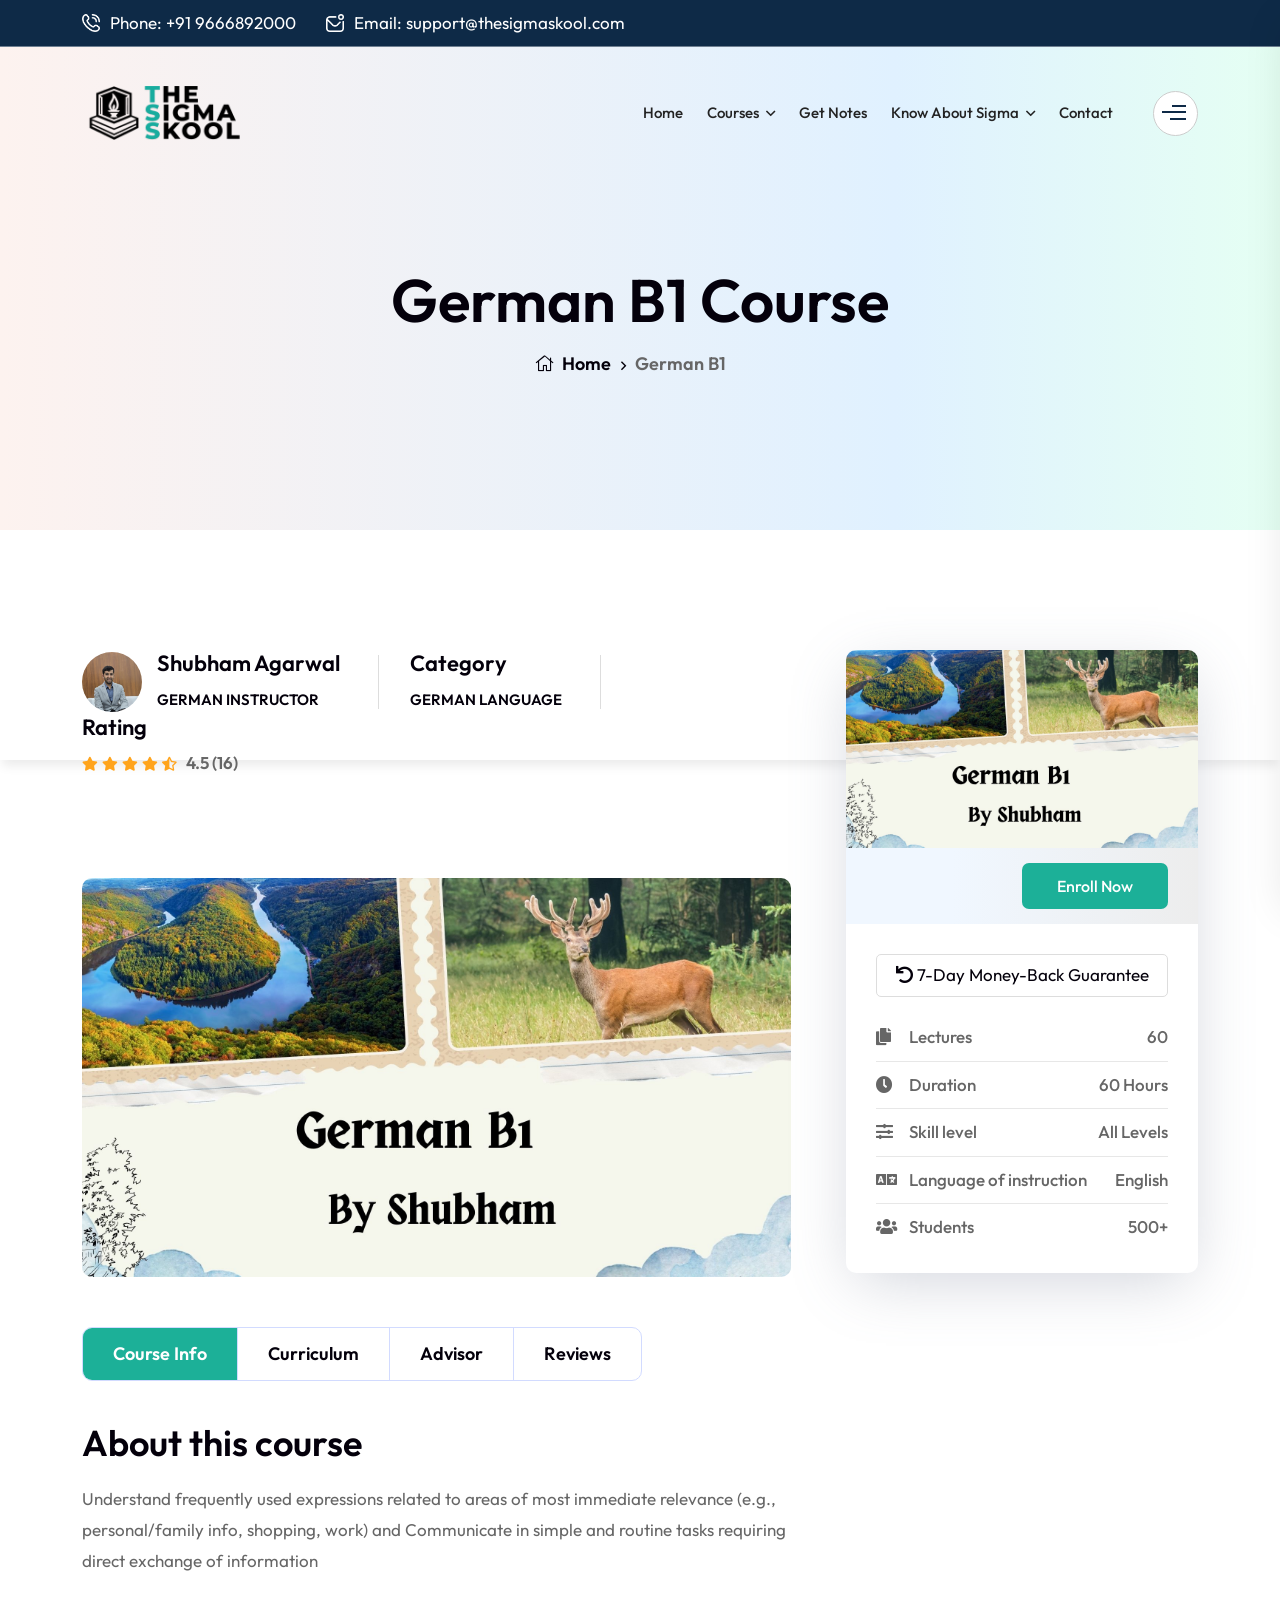
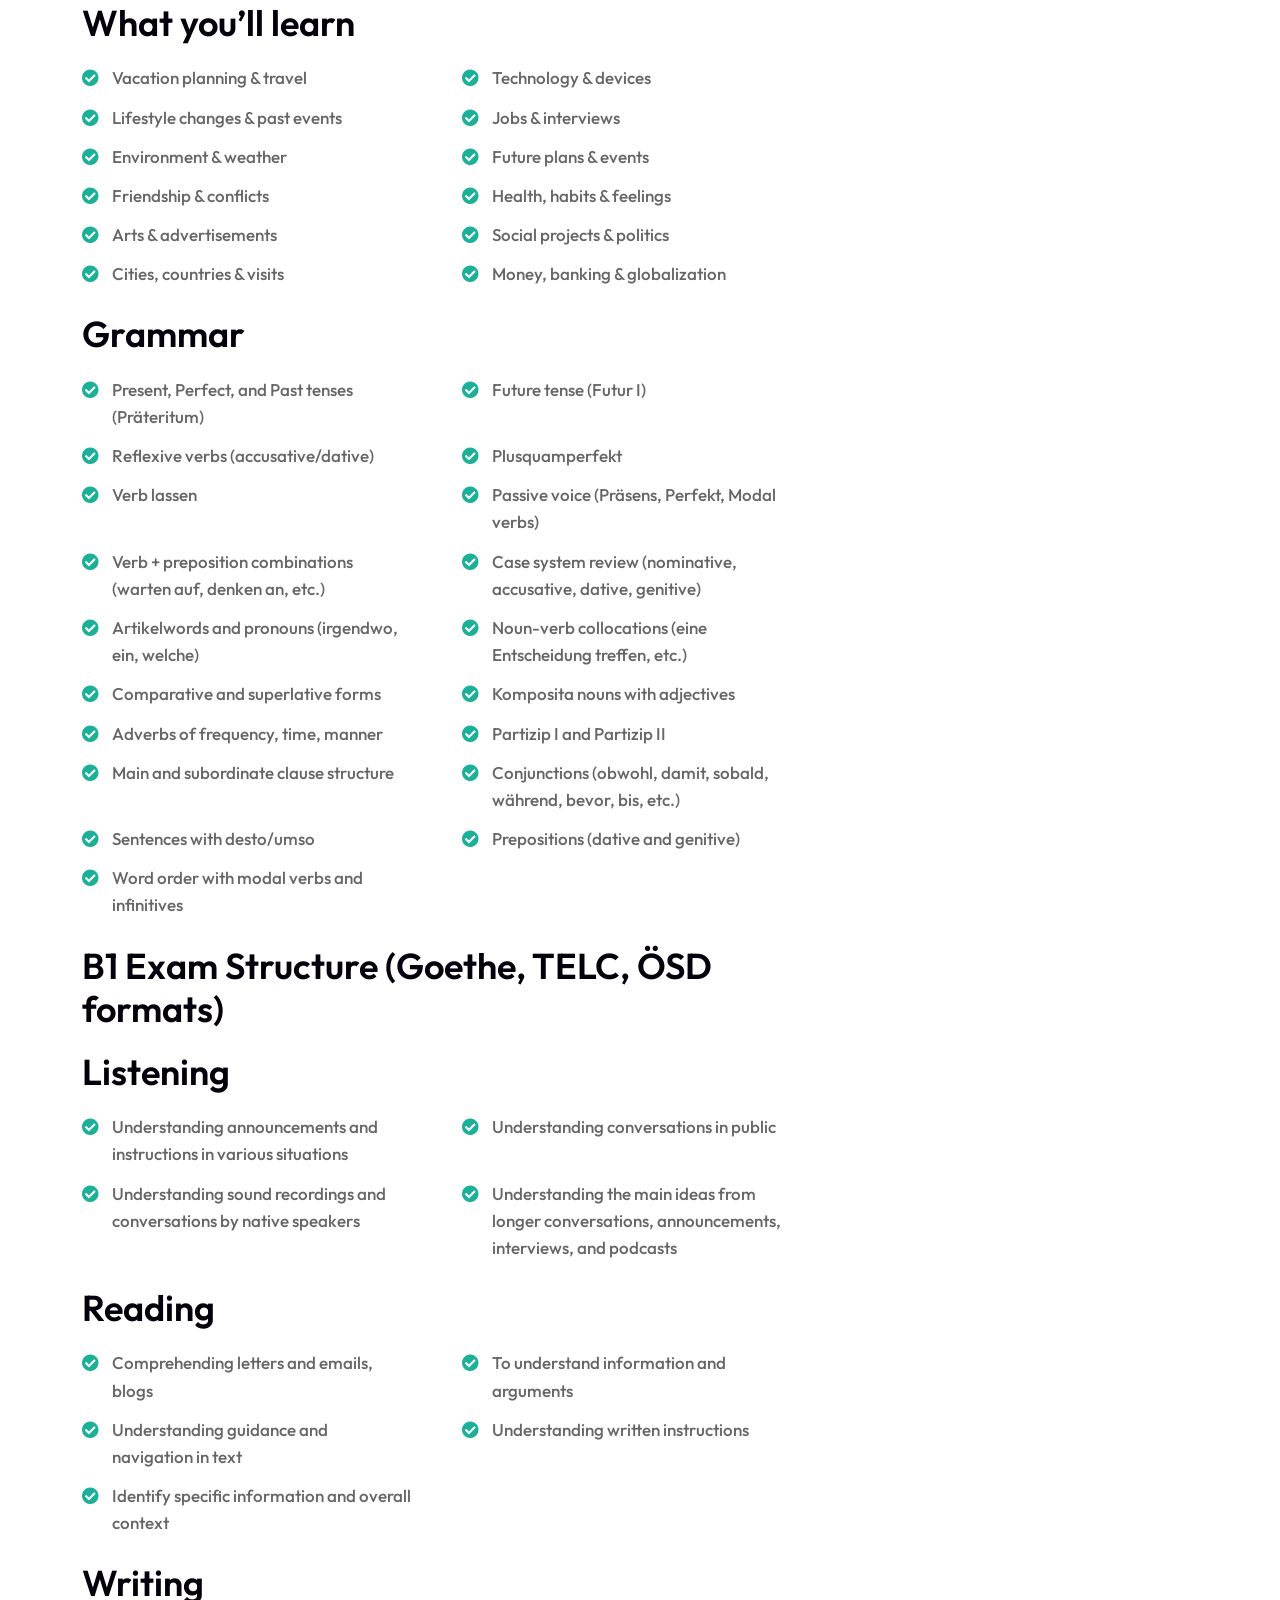
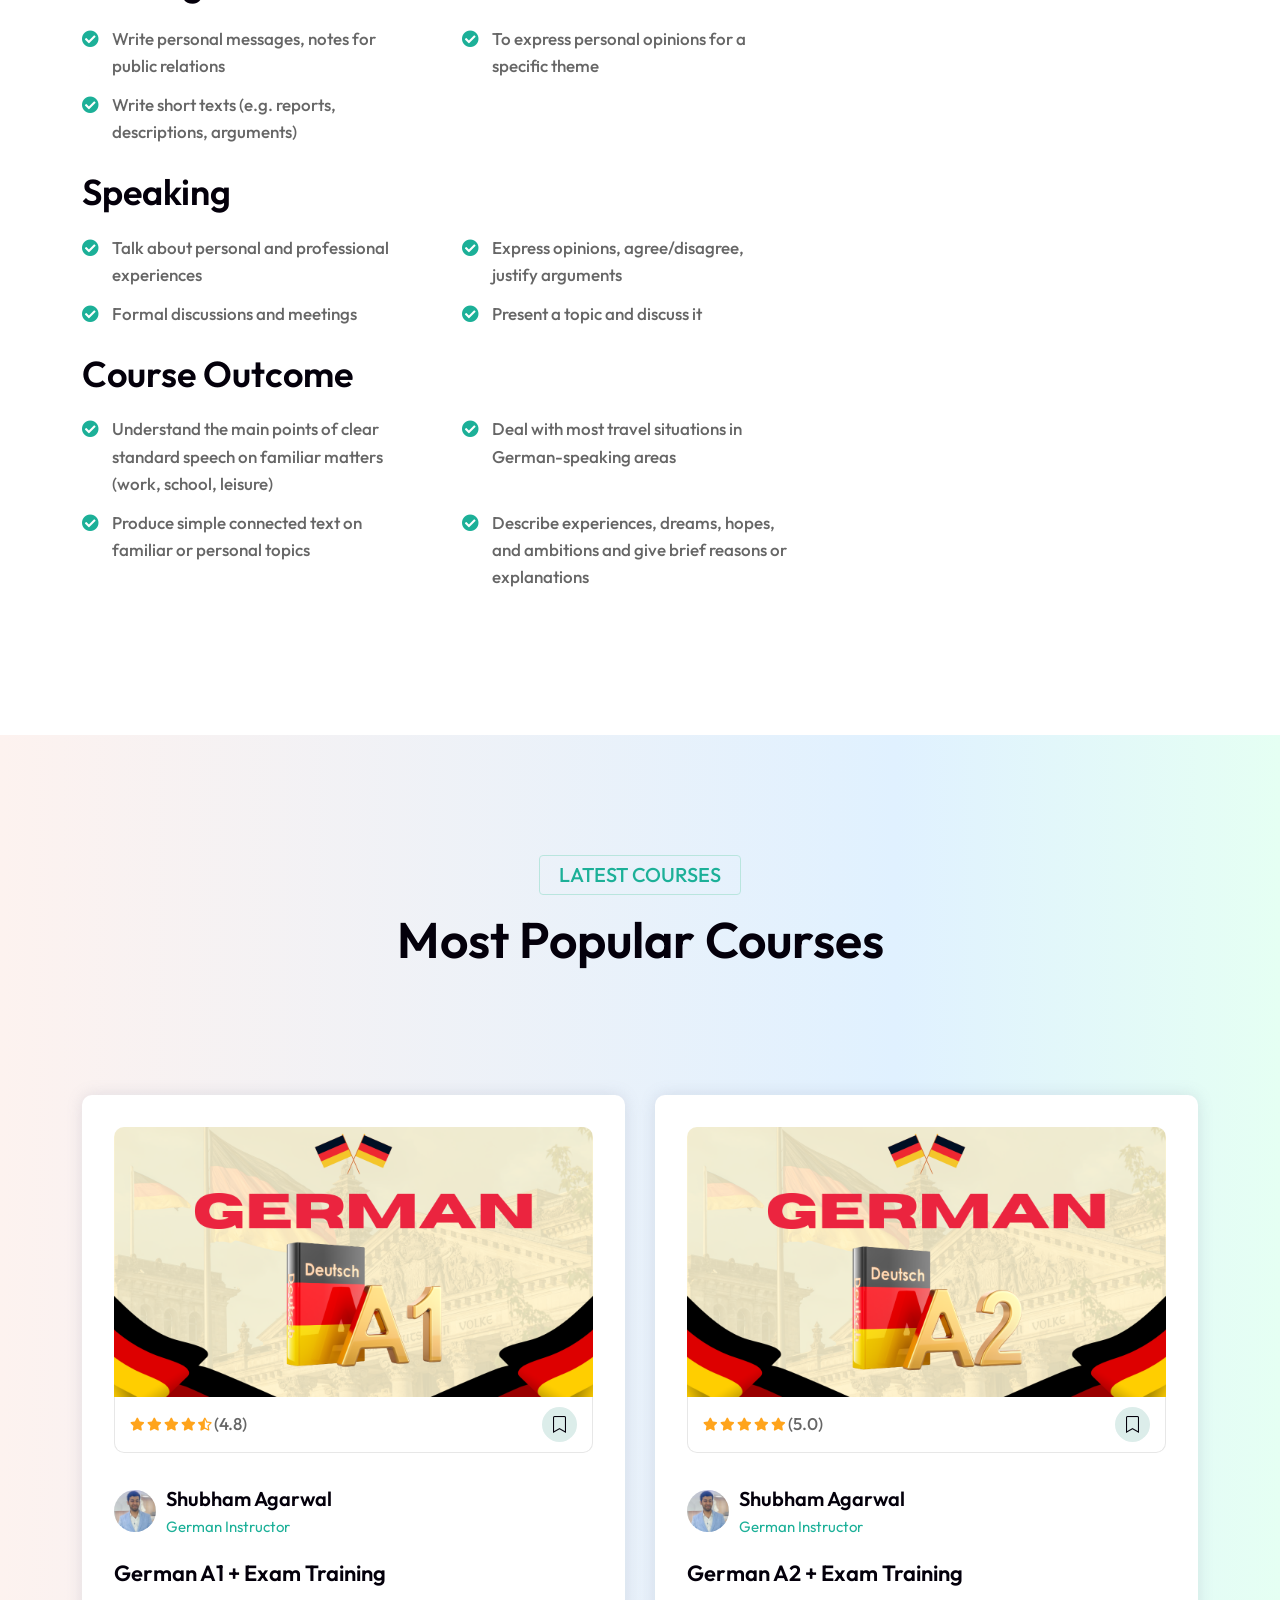
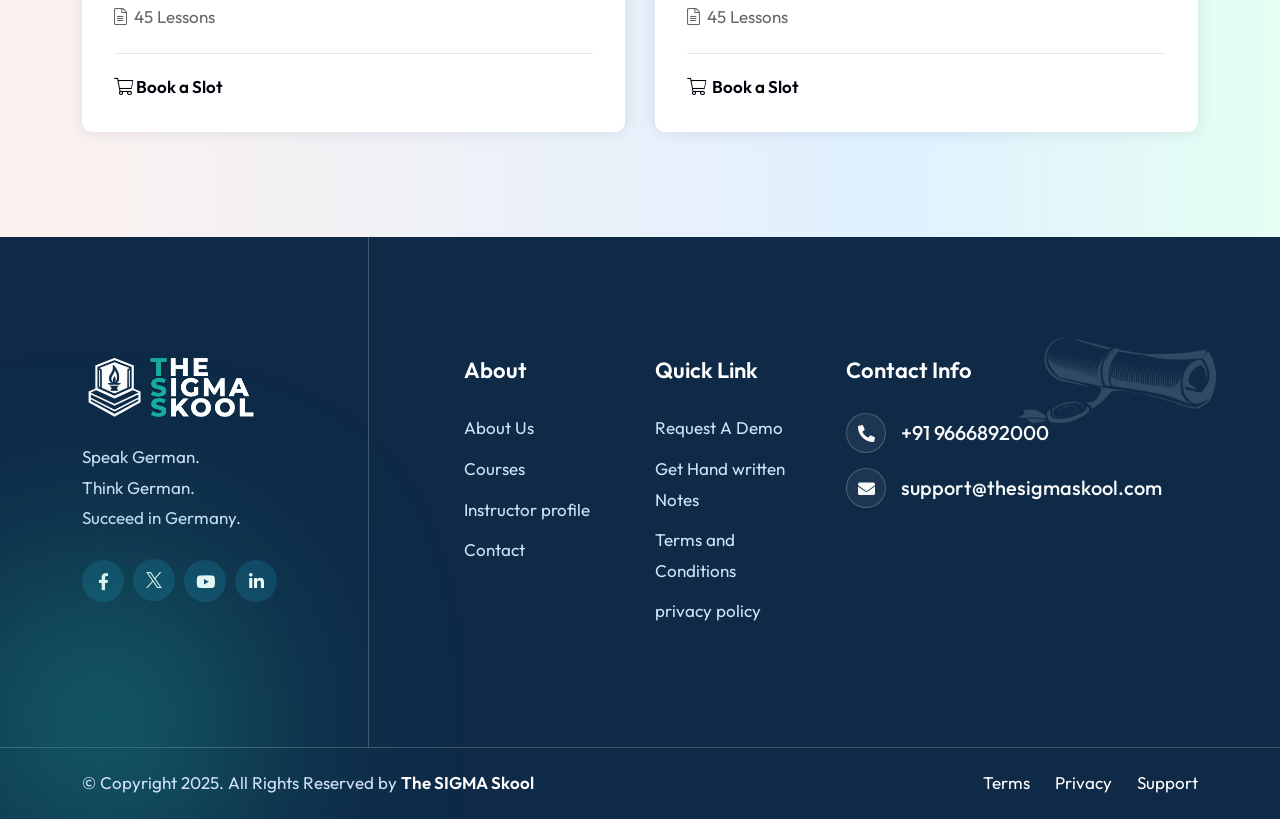
<file: b1.html>
<!DOCTYPE html>
<html lang="en">

<head>
    <!-- ========== Meta Tags ========== -->
    <meta charset="utf-8">
    <meta http-equiv="X-UA-Compatible" content="IE=edge">
    <meta name="viewport" content="width=device-width, initial-scale=1">
    <meta name="description" content="Learna - Education HTML Template">

    <!-- ========== Page Title ========== -->
    <title>The Sigma Skool</title>

    <!-- ========== Favicon Icon ========== -->
    <link rel="shortcut icon" href="assets/img/favicon.png" type="image/x-icon">

    <!-- ========== Start Stylesheet ========== -->
    <link href="assets/css/bootstrap.min.css" rel="stylesheet">
    <link href="assets/css/font-awesome.min.css" rel="stylesheet">
    <link href="assets/css/magnific-popup.css" rel="stylesheet">
    <link href="assets/css/swiper-bundle.min.css" rel="stylesheet">
    <link href="assets/css/animate.min.css" rel="stylesheet">
    <link href="assets/css/validnavs.css" rel="stylesheet">
    <link href="assets/css/helper.css" rel="stylesheet">
    <link href="assets/css/unit-test.css" rel="stylesheet">
    <link href="assets/css/style.css" rel="stylesheet">
    <link href="style.css" rel="stylesheet">
    <!-- ========== End Stylesheet ========== -->

</head>

<body>

    <!-- Start Preloader 
    ============================================= -->
    <div id="preloader">
        <div id="edufix-preloader" class="edufix-preloader">
            <div class="animation-preloader">
                <div class="spinner"></div>
                <div class="txt-loading">
                    <span data-text-preloader="S" class="letters-loading">
                        S
                    </span>
                    <span data-text-preloader="I" class="letters-loading">
                        I
                    </span>
                    <span data-text-preloader="G" class="letters-loading">
                        G
                    </span>
                    <span data-text-preloader="M" class="letters-loading">
                        M
                    </span>
                    <span data-text-preloader="A" class="letters-loading">
                        A
                    </span>
                    <!-- <span data-text-preloader="X" class="letters-loading">
                        X
                    </span> -->
                </div>
            </div>
            <div class="loader">
                <div class="row">
                    <div class="col-3 loader-section section-left">
                        <div class="bg"></div>
                    </div>
                    <div class="col-3 loader-section section-left">
                        <div class="bg"></div>
                    </div>
                    <div class="col-3 loader-section section-right">
                        <div class="bg"></div>
                    </div>
                    <div class="col-3 loader-section section-right">
                        <div class="bg"></div>
                    </div>
                </div>
            </div>
        </div>
    </div>
    <!-- End Preloader -->

    <!--[if lte IE 9]>
        <p class="browserupgrade">You are using an <strong>outdated</strong> browser. Please <a href="https://browsehappy.com/">upgrade your browser</a> to improve your experience and security.</p>
    <![endif]-->

    <!-- Start Header Top 
    ============================================= -->
    <div class="top-bar-area top-bar-style-one bg-dark text-light">
        <div class="container">
            <div class="row align-center">
                <div class="col-lg-7">
                    <ul class="item-flex">
                        <li>
                            <a href="tel:+4733378901">
                                <img src="assets/img/icon/2.png" alt="Icon"> Phone: +91 9666892000
                            </a>
                        </li>
                        <li>
                            <a href="mailto:name@email.com">
                                <img src="assets/img/icon/3.png" alt="Icon"> Email: support@thesigmaskool.com
                            </a>
                        </li>
                    </ul>
                </div>
                <div class="col-lg-5 text-end">
                    <div class="item-flex">
                        <!-- <div class="dropdown">
                            <button class="btn btn-secondary dropdown-toggle" type="button" id="dropdownMenuButton1" data-bs-toggle="dropdown" aria-expanded="false">
                                <img src="assets/img/icon/flag.png" alt="Image Not Found">
                                English <i class="fas fa-angle-down"></i>
                            </button>
                            <ul class="dropdown-menu" aria-labelledby="dropdownMenuButton1">
                              <li><a class="dropdown-item" href="#">Spanish</a></li>
                              <li><a class="dropdown-item" href="#">Arabic</a></li>
                            </ul>
                        </div> -->
                        <!-- <div>
                            <a href="#"><img src="assets/img/icon/1.png" alt="Icon"> Admin</a>
                        </div> -->
                    </div>
                </div>
            </div>
        </div>
    </div>
    <!-- End Header Top -->

    <!-- Header 
    ============================================= -->
    <header>
        <!-- Start Navigation -->
        <nav
            class="navbar mobile-sidenav navbar-sticky navbar-default validnavs dark navbar-fixed no-background inc-topbar">


            <div class="container d-flex justify-content-between align-items-center">

                <!-- Start Header Navigation -->
                <div class="item-flex">
                    <div class="navbar-header">
                        <button type="button" class="navbar-toggle" data-toggle="collapse" data-target="#navbar-menu">
                            <i class="fa fa-bars"></i>
                        </button>
                        <a class="navbar-brand" href="index.html">
                            <img src="assets/img/logo.png" class="logo" alt="Logo">
                        </a>
                    </div>
                    <!-- <form class="search-form" action="#">
                        <input type="text" placeholder="Search" class="form-control" name="text">
                        <button type="submit">
                            <i class="fa fa-search"></i>
                        </button>  
                    </form> -->
                </div>
                <!-- End Header Navigation -->

                <div class="nav-item-box d-flex justify-content-between align-items-center">
                    <!-- Collect the nav links, forms, and other content for toggling -->
                    <div class="collapse navbar-collapse" id="navbar-menu">

                        <img src="assets/img/logo.png" alt="Logo">
                        <button type="button" class="navbar-toggle" data-toggle="collapse" data-target="#navbar-menu">
                            <i class="fa fa-times"></i>
                        </button>

                        <ul class="nav navbar-nav navbar-right" data-in="fadeInDown" data-out="fadeOutUp">
                            <li class="dropdown megamenu-fw megamenu-style-two">
                                <!-- <a href="#" class="dropdown-toggle" data-toggle="dropdown">SIGMA</a>
                                <ul class="dropdown-menu megamenu-content" role="menu">
                                    
                                    <li>
                                        <div class="col-menu-wrap">
                                            <div class="menu-cal-items">
                                                <div class="col-menu">
                                                    <h4>Homepage Layout</h4>
                                                    <ul class="menu-col">
                                                        <li><a href="index.html">Home</a></li>
                                                        <li><a href="index-2.html">Digital Course Hub</a></li>
                                                        <li><a href="index-3.html">Online Academy</a></li>
                                                        <li><a href="index-4.html">Distance learning</a></li>
                                                    </ul>
                                                </div>
                                                <div c4lass="col-menu">
                                                    <h4>Homepage Layout</h4>
                                                    <ul class="menu-col">
                                                        <li><a href="index-5.html">Digital Education</a></li>
                                                        <li><a href="index-6.html">Remote Training</a></li>
                                                        <li><a href="index-7.html">University Classic</a></li>
                                                        <li><a href="index-8.html">Kindergarten</a></li>
                                                    </ul>
                                                </div>
                                            </div>
                                            <div class="megamenu-banner">
                                                <img src="assets/img/thumb/20.jpg" alt="Image Not Found">
                                            </div>
                                        </div>
                                    </li>
                                </ul>
                            </li> -->
                            <li><a href="index.html">Home</a></li>
                            <li class="dropdown megamenu-fw megamenu-style-four">
                                <a href="#" class="dropdown-toggle" data-toggle="dropdown">Courses</a>
                                <ul class="dropdown-menu megamenu-content" role="menu">
                                    <li>
                                        <div class="col-menu-wrap">
                                            <div class="col-menu">
                                                <h6 class="title">German Language</h6>
                                                <div class="content">
                                                    <ul class="menu-col">
                                                        <li><a href="a1.html">German A1</a></li>
                                                        <li><a href="a2.html">German A2</a></li>
                                                        <li><a href="b1.html">German B1</a></li>
                                                        <li><a href="a1a2.html">German A1+A2</a></li>
                                                        <li><a href="a1a2b1.html">German A1+A2+B1</a></li>
                                                        <li><a href="a2b1.html">German A2+B1</a></li>
                                                    </ul>
                                                </div>
                                            </div>
                                            <!-- <div class="col-menu">
                                                <h6 class="title">Japanese Language</h6>
                                                <div class="content">
                                                    <ul class="menu-col">
                                                        <li><a href="course-filter.html">Comming Soon</a></li>
                                                        <li><a href="course-filter-sidebar.html">Course Filter Sidebar</a></li>
                                                        <li><a href="course-filter-list.html">Course Filter List</a></li>
                                                        <li><a href="course-filter-list-sidebar.html">Course Filter List Sidebar</a></li>
                                                        <li><a href="course-single.html">Course Details</a></li>
                                                        <li><a href="course-single-2.html">Course Details Two</a></li>
                                                    </ul>
                                                </div>
                                            </div> -->
                                        </div><!-- end row -->
                                    </li>
                                </ul>
                            </li>
                            <li><a href="notes.html">Get Notes</a></li>
                            <li class="dropdown megamenu-fw megamenu-style-three">
                                <a href="#aboutus" class="dropdown-toggle" data-toggle="dropdown">Know about Sigma</a>
                                <ul class="dropdown-menu megamenu-content" role="menu">
                                    <li>
                                        <!-- <li><a href="about-us-2.html">About Us Two</a></li> -->
                                        <!-- <li><a href="instructor.html">Instructor</a></li> -->
                                    <li><a href="profile.html">Instructor Profile</a></li>
                                    <li><a href="terms-and-conditions.html">Terms and Conditions</a></li>
                                    <li><a href="privacy-policy.html">privacy-policy</a></li>

                                    <!-- <div class="col-menu-wrap">
                                            <div class="col-menu">
                                                <h6 class="title">Get Started</h6>
                                                <div class="content">
                                                    <ul class="menu-col">
                                                        <li><a href="about-us.html">About Us</a></li>
                                                        <li><a href="about-us-2.html">About Us Two</a></li>
                                                        <li><a href="instructor.html">Instructor</a></li>
                                                        <li><a href="profile.html">Instructor Profile</a></li>
                                                        <li><a href="gallery.html">Gallery</a></li>
                                                    </ul>
                                                </div>
                                            </div>
                                            <div class="col-menu">
                                                <h6 class="title">Events</h6>
                                                <div class="content">
                                                    <ul class="menu-col">
                                                        <li><a href="event.html">Event Style One</a></li>
                                                        <li><a href="event-2.html">Event Style Two</a></li>
                                                        <li><a href="event-3.html">Event Style Three</a></li>
                                                        <li><a href="event-4.html">Event Style Four</a></li>
                                                        <li><a href="event-single.html">Event Details</a></li>
                                                    </ul>
                                                </div>
                                            </div>
                                            <div class="col-menu">
                                                <h6 class="title">Important Pages</h6>
                                                <div class="content">
                                                    <ul class="menu-col">
                                                        <li><a href="membership-plan.html">Membership Plan</a></li>
                                                        <li><a href="zoom-meeting.html">Zoom Meeting</a></li>
                                                        <li><a href="zoom-meeting-details.html">Zoom Meeting Details</a></li>
                                                        <li><a href="faq.html">Faqs</a></li>
                                                        <li><a href="privacy-policy.html">Privacy Policy</a></li>
                                                    </ul>
                                                </div>
                                            </div>    
                                            <div class="col-menu">
                                                <h6 class="title">Other Pages</h6>
                                                <div class="content">
                                                    <ul class="menu-col">
                                                        <li><a href="contact-us.html">Contact Us</a></li>
                                                        <li><a href="login.html">Login</a></li>
                                                        <li><a href="register.html">Register</a></li>
                                                        <li><a href="megamenu.html">Megamenu</a></li>
                                                        <li><a href="404.html">Error page</a></li>
                                                    </ul>
                                                </div>
                                            </div>
                                        </div> -->
                            </li>
                        </ul>
                        </li>

                        <!-- <li class="dropdown">
                                <a href="#" class="dropdown-toggle" data-toggle="dropdown" >Blog</a>
                                <ul class="dropdown-menu">
                                    <li><a href="blog-standard.html">Blog Standard</a></li>
                                    <li><a href="blog-with-sidebar.html">Blog With Sidebar</a></li>
                                    <li><a href="blog-2-colum.html">Blog Grid Two Colum</a></li>
                                    <li><a href="blog-3-colum.html">Blog Grid Three Colum</a></li>
                                    <li><a href="blog-single.html">Blog Single</a></li>
                                    <li><a href="blog-single-with-sidebar.html">Blog Single With Sidebar</a></li>
                                </ul> -->
                        </li>
                        <!-- <li><a href="contact-us.html">Blog</a></li> -->
                        <li><a href="contact-us.html">Contact</a></li>
                        </ul>
                    </div><!-- /.navbar-collapse -->

                    <div class="attr-right">
                        <!-- Start Atribute Navigation -->
                        <div class="attr-nav">
                            <ul>
                                <li class="side-menu">
                                    <a href="#">
                                        <div class="menu-icon">
                                            <span class="bar-1"></span>
                                            <span class="bar-2"></span>
                                            <span class="bar-3"></span>
                                        </div>
                                    </a>
                                </li>
                            </ul>

                        </div>
                        <!-- End Atribute Navigation -->
                    </div>
                </div>

                <!-- Start Side Menu -->
                <div class="side">
                    <a href="#" class="close-side"><i class="fas fa-times"></i></a>
                    <div class="widget">
                        <div class="logo">
                            <img src="assets/img/logo-light.png" alt="Logo">
                        </div>
                        <p>
                            Sigma Skool offers expert-led German language courses guided by high-profile instructors
                            with global teaching experience. Our curriculum emphasizes real-world communication,
                            cultural fluency, and career relevance. Mastering German opens doors to international
                            education, top-tier job markets, and global networking—making language learning an
                            investment in your future success.

                        </p>
                    </div>
                    <div class="widget address">
                        <div>
                            <ul>
                                <li>
                                    <div class="content">
                                        <p>Address</p>
                                        <strong>Hyderabad</strong>
                                    </div>
                                </li>
                                <li>
                                    <div class="content">
                                        <p>Email</p>
                                        <strong>support@thesigmaskool.com</strong>
                                    </div>
                                </li>
                                <li>
                                    <div class="content">
                                        <p>Contact</p>
                                        <strong>+91 9666892000</strong>
                                    </div>
                                </li>
                            </ul>
                        </div>
                    </div>
                    <div class="widget newsletter">
                        <h4 class="title">Make yourself a SIGMA</h4>
                        <form action="#">
                            <div class="input-group stylish-input-group">
                                <input type="email" placeholder="Enter your e-mail" class="form-control" name="email">
                                <span class="input-group-addon">
                                    <button type="submit">
                                        <i class="fa fa-long-arrow-right"></i>
                                    </button>
                                </span>
                            </div>
                        </form>
                    </div>
                    <div class="widget social">
                        <ul class="link">
                            <li><a href="#"><i class="fab fa-facebook-f"></i></a></li>
                            <li><a href="#"><i class="fab fa-twitter"></i></a></li>
                            <li><a href="#"><i class="fab fa-linkedin-in"></i></a></li>
                            <!-- <li><a href="#"><i class="fab fa-behance"></i></a></li> -->
                        </ul>
                    </div>

                </div>
                <!-- End Side Menu -->

            </div>
            <!-- Overlay screen for menu -->
            <div class="overlay-screen"></div>
            <!-- End Overlay screen for menu -->
        </nav>
        <!-- End Navigation -->
    </header>
    <!-- End Header -->


    <!-- Start Breadcrumb 
    ============================================= -->
    <div class="breadcrumb-area text-center bg-gray-gradient-secondary">
        <div class="container">
            <div class="row">
                <div class="col-lg-8 offset-lg-2">
                    <h1>German B1 Course</h1>
                    <nav aria-label="breadcrumb">
                        <ol class="breadcrumb">
                            <li><a href="#"><i class="fas fa-home"></i> Home</a></li>
                            <li class="active">German B1</li>
                        </ol>
                    </nav>
                </div>
            </div>
        </div>
    </div>
    <!-- End Breadcrumb -->

    <!-- Start Course Details 
    ============================================= -->
    <div class="course-detils-area default-padding">
        <div class="container">
            <div class="course-details-items">
                <div class="row">
                    <div class="col-lg-8 pr-40 pr-md-15 pr-xs-15">
                        <div class="course-details-left-info">

                            <div class="course-single-meta">
                                <div class="item author">
                                    <div class="thumb">
                                        <a href="#"><img alt="Thumb" src="assets/img/team/profile.png"></a>
                                    </div>
                                    <div class="desc">
                                        <h4>Shubham Agarwal</h4>
                                        <a href="#">German Instructor</a>
                                    </div>
                                </div>
                                <div class="item category">
                                    <h4>Category</h4>
                                    <a href="#">German Language</a>
                                </div>
                                <div class="item rating">
                                    <h4>Rating</h4>
                                    <i class="fas fa-star"></i>
                                    <i class="fas fa-star"></i>
                                    <i class="fas fa-star"></i>
                                    <i class="fas fa-star"></i>
                                    <i class="fas fa-star-half-alt"></i>
                                    <span>4.5 (16)</span>
                                </div>
                            </div>
                            <div class="coruse-details-thumb">
                                <img src="assets/img/courses/b1.jpg" alt="Image Not Found">
                            </div>

                            <div class="course-details-info">
                                <ul class="nav nav-tabs course-details-navs" id="myTab" role="tablist">
                                    <li class="nav-item" role="presentation">
                                        <button class="nav-link active" id="tabs_1" data-bs-toggle="tab"
                                            data-bs-target="#tab_1" type="button" role="tab" aria-controls="tab_1"
                                            aria-selected="true">
                                            Course Info
                                        </button>
                                    </li>
                                    <li class="nav-item" role="presentation">
                                        <button class="nav-link" id="tabs_2" data-bs-toggle="tab"
                                            data-bs-target="#tab_2" type="button" role="tab" aria-controls="tab_2"
                                            aria-selected="false">
                                            Curriculum
                                        </button>
                                    </li>
                                    <li class="nav-item" role="presentation">
                                        <button class="nav-link" id="tabs_3" data-bs-toggle="tab"
                                            data-bs-target="#tab_3" type="button" role="tab" aria-controls="tab_3"
                                            aria-selected="false">
                                            Advisor
                                        </button>
                                    </li>
                                    <li class="nav-item" role="presentation">
                                        <button class="nav-link" id="tabs_4" data-bs-toggle="tab"
                                            data-bs-target="#tab_4" type="button" role="tab" aria-controls="tab_4"
                                            aria-selected="false">
                                            Reviews
                                        </button>
                                    </li>
                                </ul>

                                <div class="tab-content course-details-tab-content" id="myTabContent">
                                    <!-- Tab Single -->
                                    <div class="tab-pane fade show active" id="tab_1" role="tabpanel"
                                        aria-labelledby="tabs_1">
                                        <h2>About this course</h2>
                                        <p>
                                            Understand frequently used expressions related to areas of most immediate
                                            relevance (e.g., personal/family info, shopping, work) and Communicate in
                                            simple and routine tasks requiring direct exchange of information
                                            <!-- <p>
                                            All the Lorem Ipsum generators on the Internet tend to repeat predefined chunks as necessary, making this the first   true generator on the Internet. It uses a dictionary of over 200 Latin words.
                                        </p> -->
                                        <h2>What you’ll learn</h2>
                                        <ul class="list-style-one">

                                            <li>Vacation planning &amp; travel</li>
                                            <li>Technology &amp; devices</li>
                                            <li>Lifestyle changes &amp; past events</li>
                                            <li>Jobs &amp; interviews</li>
                                            <li>Environment &amp; weather</li>
                                            <li>Future plans &amp; events</li>
                                            <li>Friendship &amp; conflicts</li>
                                            <li>Health, habits &amp; feelings</li>
                                            <li>Arts &amp; advertisements</li>
                                            <li>Social projects &amp; politics</li>
                                            <li>Cities, countries &amp; visits</li>
                                            <li>Money, banking &amp; globalization</li>

                                        </ul>
                                        <h2>Grammar</h2>
                                        <ul class="list-style-one">

                                            <li>Present, Perfect, and Past tenses (Präteritum)</li>
                                            <li>Future tense (Futur I)</li>
                                            <li>Reflexive verbs (accusative/dative)</li>
                                            <li>Plusquamperfekt</li>
                                            <li>Verb lassen</li>
                                            <li>Passive voice (Präsens, Perfekt, Modal verbs)</li>
                                            <li>Verb + preposition combinations (warten auf, denken an, etc.)</li>
                                            <li>Case system review (nominative, accusative, dative, genitive)</li>
                                            <li>Artikelwords and pronouns (irgendwo, ein, welche)</li>
                                            <li>Noun-verb collocations (eine Entscheidung treffen, etc.)</li>
                                            <li>Comparative and superlative forms</li>
                                            <li>Komposita nouns with adjectives</li>
                                            <li>Adverbs of frequency, time, manner</li>
                                            <li>Partizip I and Partizip II</li>
                                            <li>Main and subordinate clause structure</li>
                                            <li>Conjunctions (obwohl, damit, sobald, während, bevor, bis, etc.)</li>
                                            <li>Sentences with desto/umso</li>
                                            <li>Prepositions (dative and genitive)</li>
                                            <li>Word order with modal verbs and infinitives</li>

                                        </ul>

                                        <h2>B1 Exam Structure (Goethe, TELC, ÖSD formats)<br></h2>
                                        <h2>Listening</h2>
                                        <ul class="list-style-one">
                                            <li>Understanding announcements and instructions in various situations</li>
                                            <li>Understanding conversations in public</li>
                                            <li>Understanding sound recordings and conversations by native speakers</li>
                                            <li>Understanding the main ideas from longer conversations, announcements,
                                                interviews, and podcasts</li>

                                        </ul>
                                        <h2>Reading</h2>
                                        <ul class="list-style-one">
                                            <li>Comprehending letters and emails, blogs</li>
                                            <li>To understand information and arguments</li>
                                            <li>Understanding guidance and navigation in text</li>
                                            <li>Understanding written instructions</li>
                                            <li>Identify specific information and overall context</li>

                                        </ul>
                                        <h2>Writing</h2>
                                        <ul class="list-style-one">
                                            <li>Write personal messages, notes for public relations</li>
                                            <li>To express personal opinions for a specific theme</li>
                                            <li>Write short texts (e.g. reports, descriptions, arguments)</li>
                                        </ul>
                                        <h2>Speaking</h2>
                                        <ul class="list-style-one">
                                            <li>Talk about personal and professional experiences</li>
                                            <li>Express opinions, agree/disagree, justify arguments</li>
                                            <li>Formal discussions and meetings</li>
                                            <li>Present a topic and discuss it</li>
                                        </ul>
                                        <h2>Course Outcome</h2>
                                        <ul class="list-style-one">

                                            <li>Understand the main points of clear standard speech on familiar matters
                                                (work, school, leisure)</li>
                                            <li>Deal with most travel situations in German-speaking areas</li>
                                            <li>Produce simple connected text on familiar or personal topics</li>
                                            <li>Describe experiences, dreams, hopes, and ambitions and give brief
                                                reasons or explanations</li>
                                        </ul>

                                    </div>

                                    <div class="tab-pane fade" id="tab_4" role="tabpanel" aria-labelledby="tabs_4">
                                        <div class="curriculum-review">
                                            <div class="curriculum-review-item">
                                                <div class="total-review">
                                                    <h2>4.9</h2>
                                                    <h4>Wonderful</h4>
                                                    <div class="ratings">
                                                        <i class="fas fa-star"></i>
                                                        <i class="fas fa-star"></i>
                                                        <i class="fas fa-star"></i>
                                                        <i class="fas fa-star"></i>
                                                        <i class="fas fa-star-half-alt"></i>
                                                    </div>
                                                    <span>(2.5k Reviews)</span>
                                                </div>
                                                <div class="review-count">
                                                    <!-- Single Item -->
                                                    <div class="review-count-item">
                                                        <div class="ratings five-out-of-five">
                                                            <i class="fas fa-star"></i>
                                                            <i class="fas fa-star"></i>
                                                            <i class="fas fa-star"></i>
                                                            <i class="fas fa-star"></i>
                                                            <i class="fas fa-star"></i>
                                                        </div>
                                                        <div class="progress-bar width-90"></div>
                                                        <span>90%</span>
                                                    </div>
                                                    <!-- End Single Item -->
                                                    <!-- Single Item -->
                                                    <div class="review-count-item">
                                                        <div class="ratings five-out-of-four">
                                                            <i class="fas fa-star"></i>
                                                            <i class="fas fa-star"></i>
                                                            <i class="fas fa-star"></i>
                                                            <i class="fas fa-star"></i>
                                                            <i class="fas fa-star"></i>
                                                        </div>
                                                        <div class="progress-bar width-80"></div>
                                                        <span>80%</span>
                                                    </div>
                                                    <!-- End Single Item -->
                                                    <!-- Single Item -->
                                                    <div class="review-count-item">
                                                        <div class="ratings five-out-of-three">
                                                            <i class="fas fa-star"></i>
                                                            <i class="fas fa-star"></i>
                                                            <i class="fas fa-star"></i>
                                                            <i class="fas fa-star"></i>
                                                            <i class="fas fa-star"></i>
                                                        </div>
                                                        <div class="progress-bar width-70"></div>
                                                        <span>70%</span>
                                                    </div>
                                                    <!-- End Single Item -->
                                                    <!-- Single Item -->
                                                    <div class="review-count-item">
                                                        <div class="ratings five-out-of-two">
                                                            <i class="fas fa-star"></i>
                                                            <i class="fas fa-star"></i>
                                                            <i class="fas fa-star"></i>
                                                            <i class="fas fa-star"></i>
                                                            <i class="fas fa-star"></i>
                                                        </div>
                                                        <div class="progress-bar width-60"></div>
                                                        <span>60%</span>
                                                    </div>
                                                    <!-- End Single Item -->
                                                    <!-- Single Item -->
                                                    <div class="review-count-item">
                                                        <div class="ratings five-out-of-one">
                                                            <i class="fas fa-star"></i>
                                                            <i class="fas fa-star"></i>
                                                            <i class="fas fa-star"></i>
                                                            <i class="fas fa-star"></i>
                                                            <i class="fas fa-star"></i>
                                                        </div>
                                                        <div class="progress-bar width-10"></div>
                                                        <span>10%</span>
                                                    </div>
                                                    <!-- End Single Item -->
                                                </div>
                                            </div>
                                        </div>
                                        <div class="course-review-section mt-80 mt-xs-50">
                                            <!-- Single Item -->
                                            <div class="course-review-item-one">
                                                <div class="thumb">
                                                    <!-- <img src="assets/img/team/m3.jpg" alt="Image Not Found"> -->
                                                </div>
                                                <div class="info">
                                                    <div class="top">
                                                        <h4>Y Sunny</h4>
                                                        <span>18 August, 2025</span>
                                                    </div>
                                                    <div class="ratings">
                                                        <i class="fas fa-star"></i>
                                                        <i class="fas fa-star"></i>
                                                        <i class="fas fa-star"></i>
                                                        <i class="fas fa-star"></i>
                                                        <i class="fas fa-star-half-alt"></i>
                                                    </div>
                                                    <p>
                                                        Learning German with Shubham Sir was a great experience. I have
                                                        completed A1+A2 with strong basics and In a structured way.
                                                    </p>
                                                    <div class="bottom">
                                                        <ul>
                                                            <li>
                                                                <a href="#"><i class="fas fa-thumbs-up"></i> 202</a>
                                                            </li>
                                                            <li>
                                                                <a href="#"><i class="fas fa-reply"></i> Reply</a>
                                                            </li>
                                                        </ul>
                                                    </div>
                                                </div>
                                            </div>
                                            <!-- End Single Item -->
                                            <!-- Single Item -->
                                            <div class="course-review-item-one">
                                                <div class="thumb">
                                                    <!-- <img src="assets/img/team/m4.jpg" alt="Image Not Found"> -->
                                                </div>
                                                <div class="info">
                                                    <div class="top">
                                                        <h4>Jayasree</h4>
                                                        <span>18 June, 2025</span>
                                                    </div>
                                                    <div class="ratings">
                                                        <i class="fas fa-star"></i>
                                                        <i class="fas fa-star"></i>
                                                        <i class="fas fa-star"></i>
                                                        <i class="fas fa-star"></i>
                                                        <i class="fas fa-star"></i>
                                                    </div>
                                                    <p>
                                                        It has been an amazing experience learning the language with you
                                                        sir.and you allows a lot of time for practicing conversations
                                                        during our lessons and does not ignore grammar,pronunciation or
                                                        spellings.I appreciate your patience and clarity in explaining
                                                        complex concepts.
                                                    </p>
                                                    <div class="bottom">
                                                        <ul>
                                                            <li>
                                                                <a href="#"><i class="fas fa-thumbs-up"></i> 658</a>
                                                            </li>
                                                            <li>
                                                                <a href="#"><i class="fas fa-reply"></i> Reply</a>
                                                            </li>
                                                        </ul>
                                                    </div>
                                                </div>
                                            </div>
                                            <!-- End Single Item -->
                                        </div>
                                    </div>
                                    <!-- End Tab Single -->
                                </div>

                            </div>

                        </div>
                    </div>
                    <div class="col-lg-4">
                        <div class="course-details-category">
                            <!-- Single Item -->
                            <div class="course-cat-single">
                                <div class="course-preview-info">
                                    <div class="thumb">
                                        <img src="assets/img/courses/b1.jpg" alt="Thumb">
                                        <!-- <a href="https://www.youtube.com/watch?v=owhuBrGIOsE" class="popup-youtube light video-play-button item-center"> -->
                                        <!-- <i class="fa fa-play"></i> -->
                                        </a>
                                    </div>
                                    <div class="content">
                                        <div class="top">
                                            <div class="pricce">
                                                <!-- <h2>$32</h2> -->
                                            </div>
                                            <a class="btn btn-theme animation btn-sm"
                                                href="https://wa.me/919666892000">Enroll Now</a>
                                        </div>
                                        <div class="course-includes">
                                            <div class="info">
                                                <p>
                                                    <i class="fas fa-undo"></i> 7-Day Money-Back Guarantee
                                                </p>
                                                <ul>
                                                    <li>
                                                        <i class="fas fa-copy"></i> Lectures <span>60</span>
                                                    </li>
                                                    <li>
                                                        <i class="fas fa-clock"></i> Duration <span>60 Hours</span>
                                                    </li>
                                                    <li>
                                                        <i class="fas fa-sliders-h"></i> Skill level <span>All
                                                            Levels</span>
                                                    </li>
                                                    <li>
                                                        <i class="fas fa-language"></i> Language of instruction
                                                        <span>English</span>
                                                    </li>
                                                    <li>
                                                        <i class="fas fa-users"></i> Students <span>500+</span>
                                                    </li>
                                                </ul>
                                            </div>
                                        </div>
                                    </div>
                                </div>
                            </div>
                            <!-- End Single Item -->
                            <!-- Single Item -->
                            <!-- <div class="course-cat-single">
                                <div class="top-instructor-widget">
                                    <h4 class="widget-title">Top Instructors</h4>
                                    Single Item
                                    <div class="top-instructor-single">
                                        <div class="thumb">
                                            <img src="assets/img/team/m6.jpg" alt="Image Not Found">
                                        </div>
                                        <div class="info">
                                            <h5><a href="#">Daniyel Joe</a></h5>
                                            <span>Java Expert</span>
                                            <div class="ratings">
                                                <i class="fas fa-star"></i>
                                                <i class="fas fa-star"></i>
                                                <i class="fas fa-star"></i>
                                                <i class="fas fa-star"></i>
                                                <i class="fas fa-star-half-alt"></i>
                                                <span>(4.9)</span>
                                            </div>
                                            <ul>
                                                <li><i class="fas fa-file-alt"></i> 12 Courses</li>
                                                <li><i class="fas fa-user"></i> 2k Students</li>
                                            </ul>
                                        </div>
                                    </div>
                                    Single Item
                                    Single Item
                                    <div class="top-instructor-single">
                                        <div class="thumb">
                                            <img src="assets/img/team/m5.jpg" alt="Image Not Found">
                                        </div>
                                        <div class="info">
                                            <h5><a href="#">Sarahub Albert</a></h5>
                                            <span>Laravel Expert</span>
                                            <div class="ratings">
                                                <i class="fas fa-star"></i>
                                                <i class="fas fa-star"></i>
                                                <i class="fas fa-star"></i>
                                                <i class="fas fa-star"></i>
                                                <i class="fas fa-star"></i>
                                                <span>(5.0)</span>
                                            </div>
                                            <ul>
                                                <li><i class="fas fa-file-alt"></i> 25 Courses</li>
                                                <li><i class="fas fa-user"></i> 5k Students</li>
                                            </ul>
                                        </div>
                                    </div>
                                    Single Item
                                </div>
                            </div>
                            End Single Item -->
                        </div>
                    </div>
                </div>
            </div>
        </div>
    </div>
    <!-- End Course Details -->
 <!-- Start Course 
    ============================================= -->
    <div class="course-style-two-area default-padding bottom-less bg-gray-gradient-secondary overflow-hidden"
        id="courses">
        <div class="container">
            <div class="row">
                <div class="col-lg-8 offset-lg-2">
                    <div class="site-heading text-center">
                        <h4 class="sub-title">Latest Courses</h4>
                        <h2 class="title">Most Popular Courses</h2>
                    </div>
                </div>
            </div>
        </div>
        <div class="container">
            <div class="row">
                <div class="col-lg-12">
                    <div class="course-style-one-bullet swiper">
                        <div class="swiper-wrapper">


                            <!-- <div class="swiper-slide">
                                <div class="course-bullet-item">
                                    <div class="icon">
                                        <img src="assets/img/icon/26.png" alt="Image Not Found">
                                    </div>
                                    <div class="info">
                                        <h4>German</h4>
                                        <span>6 Courses</span>
                                    </div>
                                </div>
                            </div> -->
                            <!-- <div class="swiper-slide">
                                <div class="course-bullet-item">
                                    <div class="icon">
                                        <img src="assets/img/icon/27.png" alt="Image Not Found">
                                    </div>
                                    <div class="info">
                                        <h4>Japanese</h4>
                                        <span>5 Courses</span>
                                    </div>
                                </div>
                            </div>
                            <div class="swiper-slide">
                                <div class="course-bullet-item">
                                    <div class="icon">
                                        <img src="assets/img/icon/28.png" alt="Image Not Found">
                                    </div>
                                    <div class="info">
                                        <h4>Spoken English</h4>
                                        <span>10 Courses</span>
                                    </div>
                                </div>
                            </div>
                            <div class="swiper-slide">
                                <div class="course-bullet-item">
                                    <div class="icon">
                                        <img src="assets/img/icon/29.png" alt="Image Not Found">
                                    </div>
                                    <div class="info">
                                        <h4>French</h4>
                                        <span>6 Courses</span>
                                    </div>
                                </div>
                            </div>
                            <div class="swiper-slide">
                                <div class="course-bullet-item">
                                    <div class="icon">
                                        <img src="assets/img/icon/30.png" alt="Image Not Found">
                                    </div>
                                    <div class="info">
                                        <h4>Spanish</h4>
                                        <span>7 Courses</span>
                                    </div>
                                </div>
                            </div> -->
                        </div>
                    </div>
                </div>
            </div>

            <div class="course-style-one-carousel swiper">
                <div class="swiper-wrapper">

                    <!-- Single Item -->
                    <div class="swiper-slide">
                        <div class="row">
                            <div class="course-inner-carousel swiper">
                                <div class="swiper-wrapper">
                                    <!-- Single Item -->
                                    <div class="swiper-slide">
                                        <div class="course-style-one-item hover-less style-two">
                                            <div class="thumb">
                                                <img src="assets/img/courses/1.png" alt="Image Not Found">
                                            </div>
                                            <div class="top-meta">
                                                <ul>
                                                    <li>
                                                        <div class="course-rating">
                                                            <i class="fas fa-star"></i>
                                                            <i class="fas fa-star"></i>
                                                            <i class="fas fa-star"></i>
                                                            <i class="fas fa-star"></i>
                                                            <i class="fas fa-star-half-alt"></i>
                                                            <span>(4.8)</span>
                                                        </div>
                                                    </li>
                                                </ul>
                                                <div class="bookmark">
                                                    <a href="a1.html"><i class="fas fa-bookmark"></i></a>
                                                </div>
                                            </div>
                                            <div class="info">
                                                <div class="author">
                                                    <img src="assets/img/courses/profile.png" alt="Image Not Found">
                                                    <a href="profile.html">Shubham Agarwal <span>German Instructor</span></a>
                                                </div>
                                                <h4><a href="a1.html">German A1 + Exam Training</a></h4>
                                                <div class="course-meta">
                                                    <ul>
                                                        <li>
                                                            <i class="fas fa-file-alt"></i> 45 Lessons
                                                        </li>
                                                        <!-- <li>
                                                            <i class="fas fa-user"></i> 120 Students
                                                        </li> -->
                                                    </ul>
                                                </div>
                                            </div>
                                            <div class="course-bottom-meta">
                                                <!-- <h2 class="price"><del>$48.00</del> $32.00</h2> -->
                                                <a href="contact-us.html"><i class="fas fa-shopping-cart"></i>Book a Slot</a>
                                            </div>
                                        </div>
                                    </div>
                                    <!-- Single Item -->
                                    <!-- Single Item -->
                                    <div class="swiper-slide">
                                        <div class="course-style-one-item hover-less style-two">
                                            <div class="thumb">
                                                <img src="assets/img/courses/2.png" alt="Image Not Found">
                                            </div>
                                            <div class="top-meta">
                                                <ul>
                                                    <li>
                                                        <div class="course-rating">
                                                            <i class="fas fa-star"></i>
                                                            <i class="fas fa-star"></i>
                                                            <i class="fas fa-star"></i>
                                                            <i class="fas fa-star"></i>
                                                            <i class="fas fa-star"></i>
                                                            <span>(5.0)</span>
                                                        </div>
                                                    </li>
                                                </ul>
                                                <div class="bookmark">
                                                    <a href="a2.html"><i class="fas fa-bookmark"></i></a>
                                                </div>
                                            </div>
                                            <div class="info">
                                                <div class="author">
                                                    <img src="assets/img/courses/profile.png" alt="Image Not Found">
                                                    <a href="profile.html">Shubham Agarwal <span>German Instructor</span></a>
                                                </div>
                                                <h4><a href="a2.html">German A2 + Exam Training</a></h4>
                                                <div class="course-meta">
                                                    <ul>
                                                        <li>
                                                            <i class="fas fa-file-alt"></i> 45 Lessons
                                                        </li>
                                                        <!-- <li>
                                                            <i class="fas fa-user"></i> 340 Students
                                                        </li> -->
                                                    </ul>
                                                </div>
                                            </div>
                                            <div class="course-bottom-meta">
                                                <!-- <h2 class="price"><del>$53.00</del> $28.00</h2> -->
                                                <a href="contact-us.html"><i class="fas fa-shopping-cart"></i> Book a Slot</a>
                                            </div>
                                        </div>
                                    </div>
                                    <!-- Single Item -->
                                    <!-- Single Item -->
                                    <div class="swiper-slide">
                                        <div class="course-style-one-item hover-less style-two">
                                            <div class="thumb">
                                                <img src="assets/img/courses/3.png" alt="Image Not Found">
                                            </div>
                                            <div class="top-meta">
                                                <ul>
                                                    <li>
                                                        <div class="course-rating">
                                                            <i class="fas fa-star"></i>
                                                            <i class="fas fa-star"></i>
                                                            <i class="fas fa-star"></i>
                                                            <i class="fas fa-star"></i>
                                                            <i class="fas fa-star-half-alt"></i>
                                                            <span>(4.9)</span>
                                                        </div>
                                                    </li>
                                                </ul>
                                                <div class="bookmark">
                                                    <a href="b1.html"><i class="fas fa-bookmark"></i></a>
                                                </div>
                                            </div>
                                            <div class="info">
                                                <div class="author">
                                                    <img src="assets/img/courses/profile.png" alt="Image Not Found">
                                                    <a href="profile.html">Shubham Agarwal <span>German Instructor</span></a>
                                                </div>
                                                <h4><a href="b1.html">German B1 + Exam Training</a></h4>
                                                <div class="course-meta">
                                                    <ul>
                                                        <li>
                                                            <i class="fas fa-file-alt"></i> 60 Lessons
                                                        </li>
                                                        <li>
                                                            <!-- <i class="fas fa-user"></i> 650 Students -->
                                                        </li>
                                                    </ul>
                                                </div>
                                            </div>
                                            <div class="course-bottom-meta">
                                                <!-- <h2 class="price"><del>$36.00</del> $20.00</h2> -->
                                                <a href="contact-us.html"><i class="fas fa-shopping-cart"></i> Book a Slot</a>
                                            </div>
                                        </div>
                                    </div>
                                    <!-- Single Item -->
                                       <!-- Single Item -->
                                    <div class="swiper-slide">
                                        <div class="course-style-one-item hover-less style-two">
                                            <div class="thumb">
                                                <img src="assets/img/courses/4.png" alt="Image Not Found">
                                            </div>
                                            <div class="top-meta">
                                                <ul>
                                                    <li>
                                                        <div class="course-rating">
                                                            <i class="fas fa-star"></i>
                                                            <i class="fas fa-star"></i>
                                                            <i class="fas fa-star"></i>
                                                            <i class="fas fa-star"></i>
                                                            <i class="fas fa-star-half-alt"></i>
                                                            <span>(4.8)</span>
                                                        </div>
                                                    </li>
                                                </ul>
                                                <div class="bookmark">
                                                    <a href="a1a2b1.html"><i class="fas fa-bookmark"></i></a>
                                                </div>
                                            </div>
                                            <div class="info">
                                                <div class="author">
                                                    <img src="assets/img/courses/profile.png" alt="Image Not Found">
                                                    <a href="profile.html">Shubham Agarwal<span>German Instructor</span></a>
                                                </div>
                                                <h4><a href="a1a2b1.html">German Combo pack A1+A2+B1 + Exam
                                                        Training</a></h4>
                                                <div class="course-meta">
                                                    <ul>
                                                        <li>
                                                            <i class="fas fa-file-alt"></i> 130 Lessons
                                                        </li>
                                                        <!-- <li>
                                                            <i class="fas fa-user"></i> 458 Students
                                                        </li> -->
                                                    </ul>
                                                </div>
                                            </div>
                                            <div class="course-bottom-meta">
                                                <!-- <h2 class="price"><del>$36.00</del> $20.00</h2> -->
                                                <a href="contact-us.html"><i class="fas fa-shopping-cart"></i> Book a slot</a>
                                            </div>
                                        </div>
                                    </div>
                                    <!-- Single Item -->
                                    <!-- Single Item -->
                                    <div class="swiper-slide">
                                        <div class="course-style-one-item hover-less style-two">
                                            <div class="thumb">
                                                <img src="assets/img/courses/a1a2.png" alt="Image Not Found">
                                            </div>
                                            <div class="top-meta">
                                                <ul>
                                                    <li>
                                                        <div class="course-rating">
                                                            <i class="fas fa-star"></i>
                                                            <i class="fas fa-star"></i>
                                                            <i class="fas fa-star"></i>
                                                            <i class="fas fa-star"></i>
                                                            <i class="fas fa-star-half-alt"></i>
                                                            <span>(4.7)</span>
                                                        </div>
                                                    </li>
                                                </ul>
                                                <div class="bookmark">
                                                    <a href="a1a2.html"><i class="fas fa-bookmark"></i></a>
                                                </div>
                                            </div>
                                            <div class="info">
                                                <div class="author">
                                                    <img src="assets/img/courses/profile.png" alt="Image Not Found">
                                                    <a href="profile.html">Shubham Agarwal<span>German Instructor</span></a>
                                                </div>
                                                <h4><a href="a1a2.html">German A1+A2 Combo + Exam Training</a>
                                                </h4>
                                                <div class="course-meta">
                                                    <ul>
                                                        <li>
                                                            <i class="fas fa-file-alt"></i> 90 Lessons
                                                        </li>
                                                        <!-- <li>
                                                            <i class="fas fa-user"></i> 457 Students
                                                        </li> -->
                                                    </ul>
                                                </div>
                                            </div>
                                            <div class="course-bottom-meta">
                                                <!-- <h2 class="price"><del>$42.00</del> $28.00</h2> -->
                                                <a href="contact-us.html"><i class="fas fa-shopping-cart"></i> Book a slot</a>
                                            </div>
                                        </div>
                                    </div>
                                    <!-- Single Item -->
                                    <!-- Single Item -->
                                    <div class="swiper-slide">
                                        <div class="course-style-one-item hover-less style-two">
                                            <div class="thumb">
                                                <img src="assets/img/courses/a2b1.png" alt="Image Not Found">
                                            </div>
                                            <div class="top-meta">
                                                <ul>
                                                    <li>
                                                        <div class="course-rating">
                                                            <i class="fas fa-star"></i>
                                                            <i class="fas fa-star"></i>
                                                            <i class="fas fa-star"></i>
                                                            <i class="fas fa-star"></i>
                                                            <i class="fas fa-star-half-alt"></i>
                                                            <span>(4.7)</span>
                                                        </div>
                                                    </li>
                                                </ul>
                                                <div class="bookmark">
                                                    <a href="#"><i class="fas fa-bookmark"></i></a>
                                                </div>
                                            </div>
                                            <div class="info">
                                                <div class="author">
                                                    <img src="assets/img/courses/profile.png" alt="Image Not Found">
                                                    <a href="#">Shubham Agarwal <span>German Instructor</span></a>
                                                </div>
                                                <h4><a href="a2b1.html">German A2+B1 Combo + Exam Training</a>
                                                </h4>
                                                <div class="course-meta">
                                                    <ul>
                                                        <li>
                                                            <i class="fas fa-file-alt"></i> 110 Lessons
                                                        </li>
                                                        <!-- <li>
                                                            <i class="fas fa-user"></i> 875 Students
                                                        </li> -->
                                                    </ul>
                                                </div>
                                            </div>
                                            <div class="course-bottom-meta">
                                                <!-- <h2 class="price"><del>$46.00</del> $34.00</h2> -->
                                                <a href="#"><i class="fas fa-shopping-cart"></i>Book a Slot</a>
                                            </div>
                                        </div>
                                    </div>
                                    <!-- Single Item -->
                                </div>
                            </div>
                        </div>
                    </div>
                    <!-- End Single Item -->

                    <!-- Single Item -->
                    <!-- <div class="swiper-slide">
                        <div class="row">
                            <div class="course-inner-carousel swiper">
                                <div class="swiper-wrapper">
                                  
                                </div>
                            </div>
                        </div>
                    </div> -->
                    <!-- End Single Item -->



                </div>
            </div>
        </div>
    </div>
   <!-- Start Footer 
    ============================================= -->
    <footer class="bg-dark footer-style-one text-light">
        <div class="footer-shape-style-one">
            <img src="assets/img/shape/2-light.png" alt="Image Not Found">
        </div>
        <div class="container">
            <div class="f-items default-padding">
                <div class="row">
                    <div class="col-lg-4 col-md-6 footer-item pr-30 pr-md-15 pr-xs-15">
                        <div class="f-item about">
                            <div class="footer-logo">
                                <img src="assets/img/logo-light.png" alt="Image Not Found">
                            </div>
                            <p>
                                Speak German. <br>Think German. <br>Succeed in Germany.
                            </p>
                            <ul class="footer-social">
                                <li>
                                    <a href="#">
                                        <i class="fab fa-facebook-f"></i>
                                    </a>
                                </li>
                                <li>
                                    <a href="#">
                                        <img src="assets/img/icon/x.png" alt="Icon">
                                    </a>
                                </li>
                                <li>
                                    <a href="#">
                                        <i class="fab fa-youtube"></i>
                                    </a>
                                </li>
                                <li>
                                    <a href="#">
                                        <i class="fab fa-linkedin-in"></i>
                                    </a>
                                </li>
                            </ul>
                        </div>
                    </div>
                    <div class="col-lg-2 col-md-6 footer-item">
                        <div class="f-item link">
                            <h4 class="widget-title">About</h4>
                            <ul>
                                <li>
                                    <a href="#aboutus">About Us</a>
                                </li>
                                <li>
                                    <a href="#courses">Courses</a>
                                </li>

                                <li>
                                    <a href="profile.html">Instructor profile</a>
                                </li>

                                <li>
                                    <a href="contact-us.html">Contact</a>
                                </li>
                            </ul>
                        </div>
                    </div>
                    <div class="col-lg-2 col-md-6 footer-item">
                        <div class="f-item link">
                            <h4 class="widget-title">Quick Link</h4>
                            <ul>
                                <li>
                                    <a href="https://wa.me/919666892000">Request A Demo</a>
                                </li>
                                <li>
                                    <a href="notes.html">Get Hand written Notes</a>
                                </li>
                                <!-- <li>
                                    <a href="contact-us.html">Addmition</a>
                                </li> -->
                                <li>
                                    <a href="terms-and-conditions.html">Terms and Conditions</a>
                                </li>
                                <li>
                                    <a href="privacy-policy.html">privacy policy</a>
                                </li>
                                <!-- <li>
                                    <a href="about-us.html">Students</a>
                                </li> -->
                            </ul>
                        </div>
                    </div>
                    <div class="col-lg-4 col-md-6 footer-item">
                        <div class="f-item newsletter">
                            <h4 class="widget-title">Contact Info</h4>
                            <ul class="contact-list-two">
                                <li>
                                    <div class="icon">
                                        <i class="fas fa-phone-alt"></i>
                                    </div>
                                    <div class="info">
                                        <h5><a href="tel:+4733378901">+91 9666892000</a></h5>
                                    </div>
                                </li>
                                <li>
                                    <div class="icon">
                                        <i class="fas fa-envelope"></i>
                                    </div>
                                    <div class="info">
                                        <h5><a href="mailto:support@thesigmaskool.com">support@thesigmaskool.com</a>
                                        </h5>
                                    </div>
                                </li>
                            </ul>
                            <!-- <h4>Download sigma app</h4> -->
                            <!-- <ul class="app-store">
                                <li>
                                    <a href="#"><img src="assets/img/icon/4.png" alt="Image Not Found"></a>
                                </li>
                                <li>
                                    <a href="#"><img src="assets/img/icon/5.png" alt="Image Not Found"></a>
                                </li>
                                <li>
                                    <a href="#"><img src="assets/img/icon/6.png" alt="Image Not Found"></a>
                                </li>
                            </ul> -->
                        </div>
                    </div>
                </div>
            </div>
        </div>
        <!-- Start Footer Bottom -->
        <div class="footer-bottom style-one">
            <div class="container">
                <div class="row">
                    <div class="col-lg-6">
                        <p>&copy; Copyright 2025. All Rights Reserved by <a href="#">The SIGMA Skool</a></p>
                    </div>
                    <div class="col-lg-6 text-end">
                        <ul class="link-list">
                            <li>
                                <a href="terms-and-conditions.html">Terms</a>
                            </li>
                            <li>
                                <a href="privacy-policy.html">Privacy</a>
                            </li>
                            <li>
                                <a href="mailto:contact@example.com">Support</a>
                            </li>
                        </ul>
                    </div>
                </div>
            </div>
        </div>
        <!-- End Footer Bottom -->
    </footer>
    <!-- End Footer -->

    <!-- jQuery Frameworks
    ============================================= -->
    <script src="assets/js/jquery-3.7.1.min.js"></script>
    <script src="assets/js/bootstrap.bundle.min.js"></script>
    <script src="assets/js/jquery.appear.js"></script>
    <script src="assets/js/jquery.easing.min.js"></script>
    <script src="assets/js/swiper-bundle.min.js"></script>
    <script src="assets/js/progress-bar.min.js"></script>
    <script src="assets/js/isotope.pkgd.min.js"></script>
    <script src="assets/js/imagesloaded.pkgd.min.js"></script>
    <script src="assets/js/magnific-popup.min.js"></script>
    <script src="assets/js/count-to.js"></script>
    <script src="assets/js/jquery.nice-select.min.js"></script>
    <script src="assets/js/wow.min.js"></script>
    <script src="assets/js/YTPlayer.min.js"></script>
    <script src="assets/js/loopcounter.js"></script>
    <script src="assets/js/validnavs.js"></script>
    <script src="assets/js/gsap.js"></script>
    <script src="assets/js/ScrollTrigger.min.js"></script>
    <script src="assets/js/SplitText.min.js"></script>
    <script src="assets/js/main.js"></script>

</body>

</html>
</file>
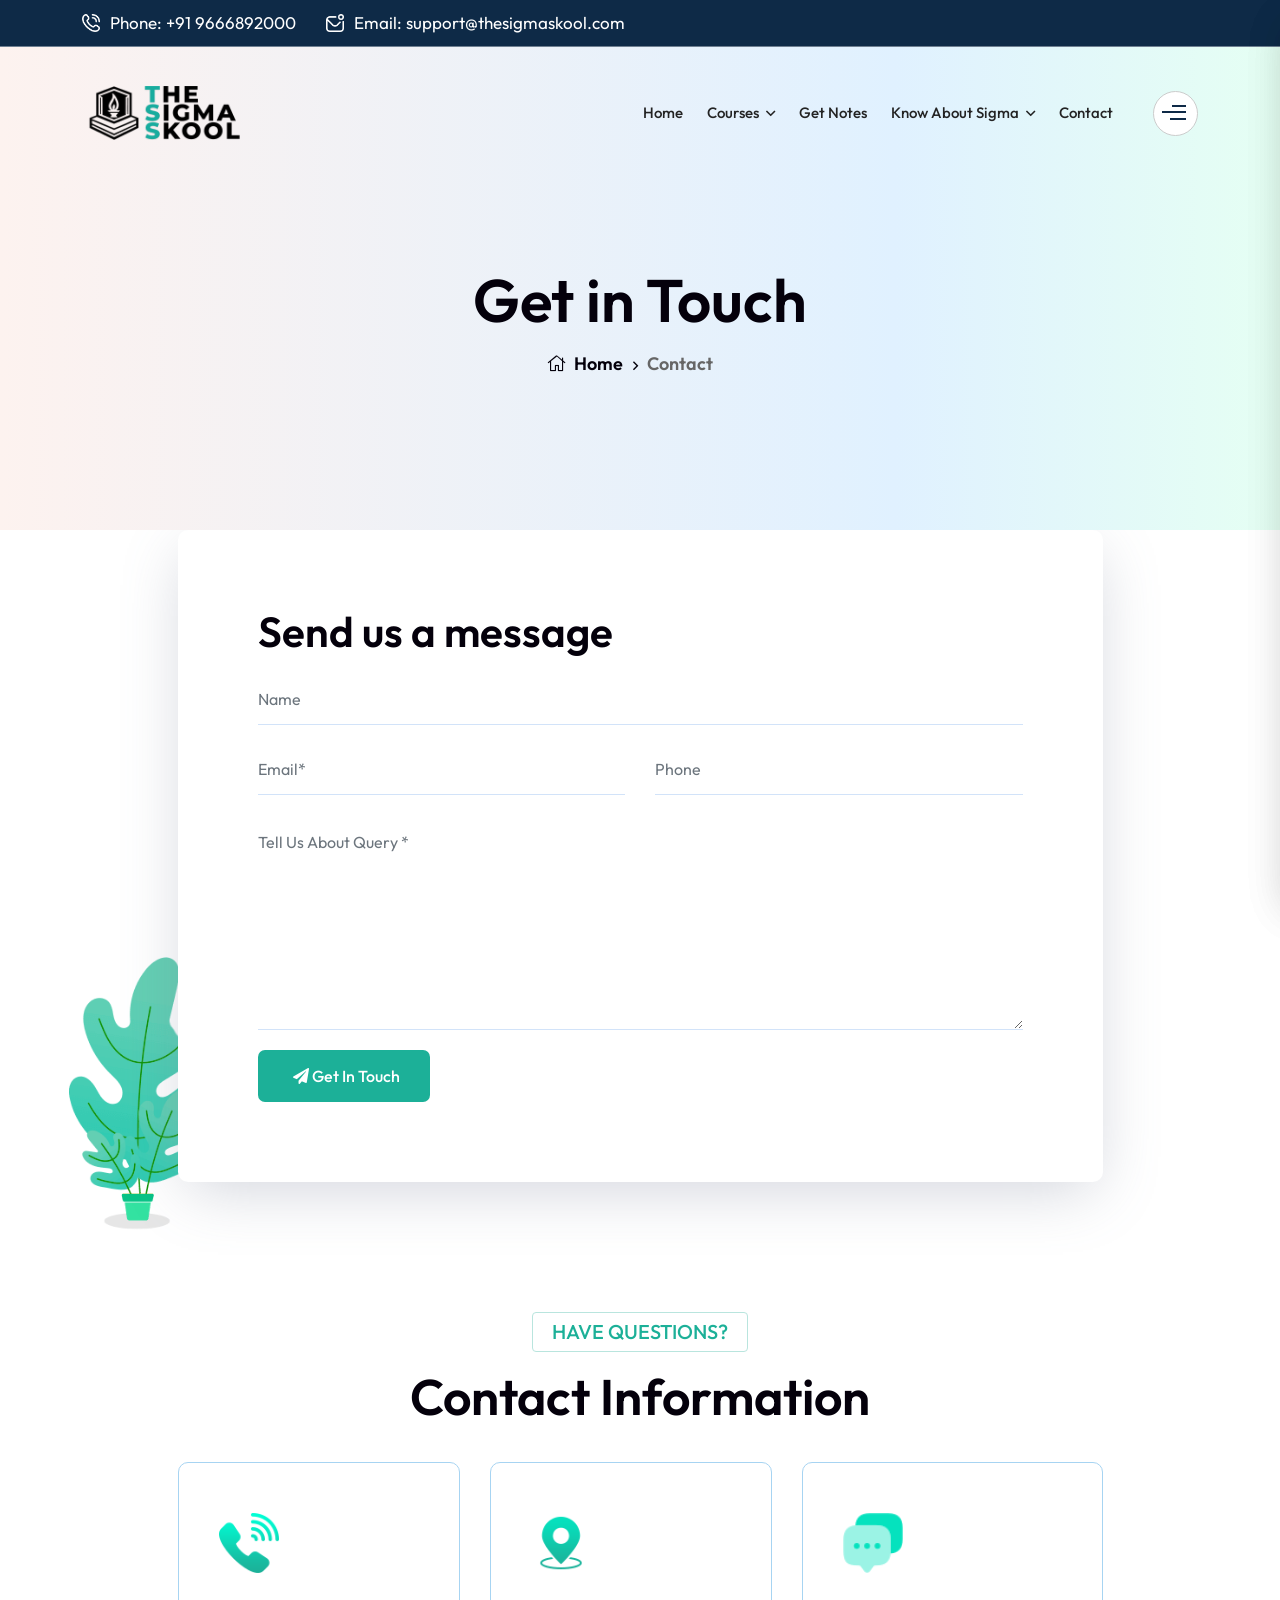
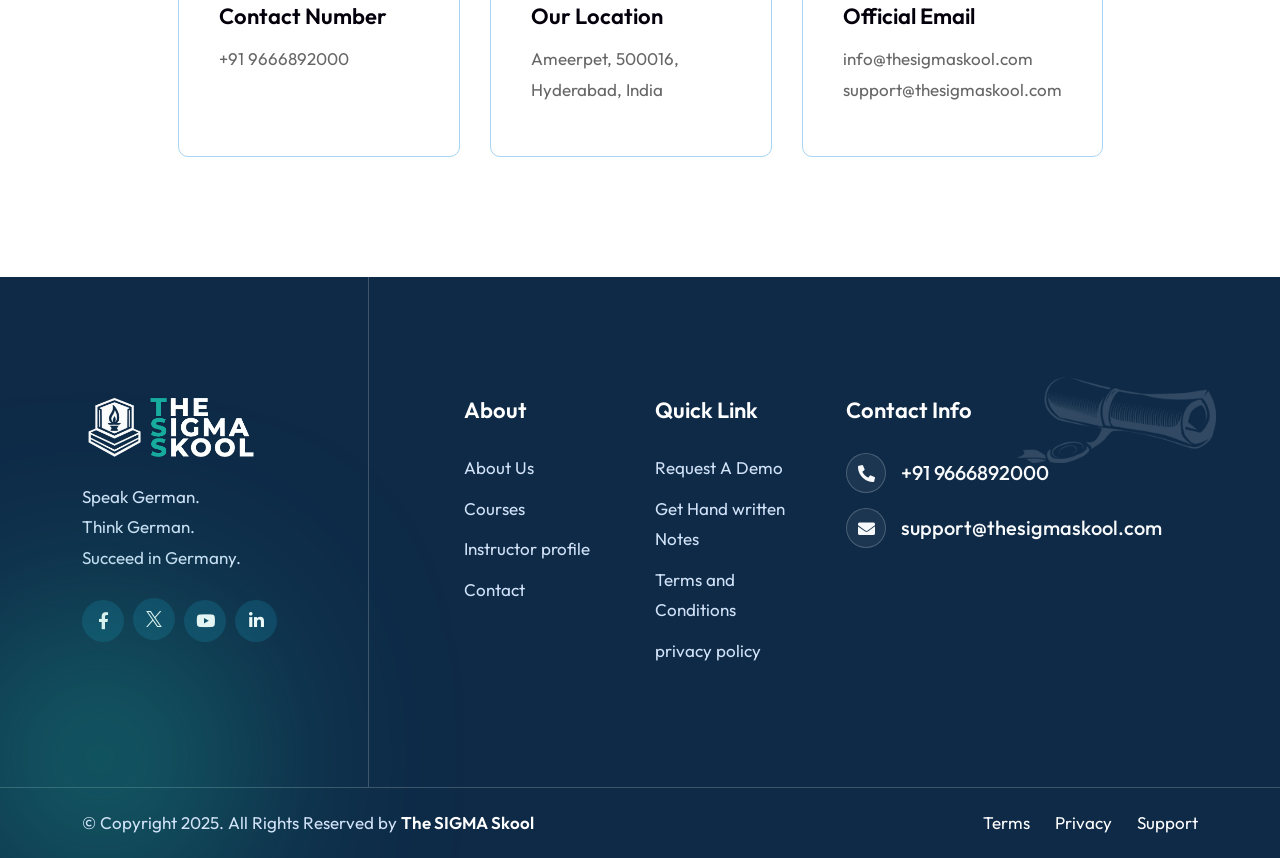
<file: contact-us.html>
<!DOCTYPE html>
<html lang="en">

<head>
    <!-- ========== Meta Tags ========== -->
    <meta charset="utf-8">
    <meta http-equiv="X-UA-Compatible" content="IE=edge">
    <meta name="viewport" content="width=device-width, initial-scale=1">
    <meta name="description" content="Learna - Education HTML Template">

    <!-- ========== Page Title ========== -->
    <title>The Sigma Skool</title>

    <!-- ========== Favicon Icon ========== -->
    <link rel="shortcut icon" href="assets/img/favicon.png" type="image/x-icon">

    <!-- ========== Start Stylesheet ========== -->
    <link href="assets/css/bootstrap.min.css" rel="stylesheet">
    <link href="assets/css/font-awesome.min.css" rel="stylesheet">
    <link href="assets/css/magnific-popup.css" rel="stylesheet">
    <link href="assets/css/swiper-bundle.min.css" rel="stylesheet">
    <link href="assets/css/animate.min.css" rel="stylesheet">
    <link href="assets/css/validnavs.css" rel="stylesheet">
    <link href="assets/css/helper.css" rel="stylesheet">
    <link href="assets/css/unit-test.css" rel="stylesheet">
    <link href="assets/css/style.css" rel="stylesheet">
    <link href="style.css" rel="stylesheet">
    <!-- ========== End Stylesheet ========== -->

</head>

<body>

    <!-- Start Preloader 
    ============================================= -->
    <div id="preloader">
        <div id="edufix-preloader" class="edufix-preloader">
            <div class="animation-preloader">
                <div class="spinner"></div>
                <div class="txt-loading">
                    <span data-text-preloader="S" class="letters-loading">
                        S
                    </span>
                    <span data-text-preloader="I" class="letters-loading">
                        I
                    </span>
                    <span data-text-preloader="G" class="letters-loading">
                        G
                    </span>
                    <span data-text-preloader="M" class="letters-loading">
                        M
                    </span>
                    <span data-text-preloader="A" class="letters-loading">
                        A
                    </span>
                    <!-- <span data-text-preloader="X" class="letters-loading">
                        X
                    </span> -->
                </div>
            </div>
            <div class="loader">
                <div class="row">
                    <div class="col-3 loader-section section-left">
                        <div class="bg"></div>
                    </div>
                    <div class="col-3 loader-section section-left">
                        <div class="bg"></div>
                    </div>
                    <div class="col-3 loader-section section-right">
                        <div class="bg"></div>
                    </div>
                    <div class="col-3 loader-section section-right">
                        <div class="bg"></div>
                    </div>
                </div>
            </div>
        </div>
    </div>
    <!-- End Preloader -->

    <!--[if lte IE 9]>
        <p class="browserupgrade">You are using an <strong>outdated</strong> browser. Please <a href="https://browsehappy.com/">upgrade your browser</a> to improve your experience and security.</p>
    <![endif]-->

    <!-- Start Header Top 
    ============================================= -->
    <div class="top-bar-area top-bar-style-one bg-dark text-light">
        <div class="container">
            <div class="row align-center">
                <div class="col-lg-7">
                    <ul class="item-flex">
                        <li>
                            <a href="tel:+4733378901">
                                <img src="assets/img/icon/2.png" alt="Icon"> Phone: +91 9666892000
                            </a>
                        </li>
                        <li>
                            <a href="mailto:name@email.com">
                                <img src="assets/img/icon/3.png" alt="Icon"> Email: support@thesigmaskool.com
                            </a>
                        </li>
                    </ul>
                </div>
                <div class="col-lg-5 text-end">
                    <div class="item-flex">
                        <!-- <div class="dropdown">
                            <button class="btn btn-secondary dropdown-toggle" type="button" id="dropdownMenuButton1" data-bs-toggle="dropdown" aria-expanded="false">
                                <img src="assets/img/icon/flag.png" alt="Image Not Found">
                                English <i class="fas fa-angle-down"></i>
                            </button>
                            <ul class="dropdown-menu" aria-labelledby="dropdownMenuButton1">
                              <li><a class="dropdown-item" href="#">Spanish</a></li>
                              <li><a class="dropdown-item" href="#">Arabic</a></li>
                            </ul>
                        </div> -->
                        <!-- <div>
                            <a href="#"><img src="assets/img/icon/1.png" alt="Icon"> Admin</a>
                        </div> -->
                    </div>
                </div>
            </div>
        </div>
    </div>
    <!-- End Header Top -->

    <!-- Header 
    ============================================= -->
    <header>
        <!-- Start Navigation -->
        <nav
            class="navbar mobile-sidenav navbar-sticky navbar-default validnavs dark navbar-fixed no-background inc-topbar">


            <div class="container d-flex justify-content-between align-items-center">

                <!-- Start Header Navigation -->
                <div class="item-flex">
                    <div class="navbar-header">
                        <button type="button" class="navbar-toggle" data-toggle="collapse" data-target="#navbar-menu">
                            <i class="fa fa-bars"></i>
                        </button>
                        <a class="navbar-brand" href="index.html">
                            <img src="assets/img/logo.png" class="logo" alt="Logo">
                        </a>
                    </div>
                    <!-- <form class="search-form" action="#">
                        <input type="text" placeholder="Search" class="form-control" name="text">
                        <button type="submit">
                            <i class="fa fa-search"></i>
                        </button>  
                    </form> -->
                </div>
                <!-- End Header Navigation -->

                <div class="nav-item-box d-flex justify-content-between align-items-center">
                    <!-- Collect the nav links, forms, and other content for toggling -->
                    <div class="collapse navbar-collapse" id="navbar-menu">

                        <img src="assets/img/logo.png" alt="Logo">
                        <button type="button" class="navbar-toggle" data-toggle="collapse" data-target="#navbar-menu">
                            <i class="fa fa-times"></i>
                        </button>

                        <ul class="nav navbar-nav navbar-right" data-in="fadeInDown" data-out="fadeOutUp">
                            <li class="dropdown megamenu-fw megamenu-style-two">
                                <!-- <a href="#" class="dropdown-toggle" data-toggle="dropdown">SIGMA</a>
                                <ul class="dropdown-menu megamenu-content" role="menu">
                                    
                                    <li>
                                        <div class="col-menu-wrap">
                                            <div class="menu-cal-items">
                                                <div class="col-menu">
                                                    <h4>Homepage Layout</h4>
                                                    <ul class="menu-col">
                                                        <li><a href="index.html">Home</a></li>
                                                        <li><a href="index-2.html">Digital Course Hub</a></li>
                                                        <li><a href="index-3.html">Online Academy</a></li>
                                                        <li><a href="index-4.html">Distance learning</a></li>
                                                    </ul>
                                                </div>
                                                <div c4lass="col-menu">
                                                    <h4>Homepage Layout</h4>
                                                    <ul class="menu-col">
                                                        <li><a href="index-5.html">Digital Education</a></li>
                                                        <li><a href="index-6.html">Remote Training</a></li>
                                                        <li><a href="index-7.html">University Classic</a></li>
                                                        <li><a href="index-8.html">Kindergarten</a></li>
                                                    </ul>
                                                </div>
                                            </div>
                                            <div class="megamenu-banner">
                                                <img src="assets/img/thumb/20.jpg" alt="Image Not Found">
                                            </div>
                                        </div>
                                    </li>
                                </ul>
                            </li> -->
                            <li><a href="index.html">Home</a></li>
                            <li class="dropdown megamenu-fw megamenu-style-four">
                                <a href="#" class="dropdown-toggle" data-toggle="dropdown">Courses</a>
                                <ul class="dropdown-menu megamenu-content" role="menu">
                                    <li>
                                        <div class="col-menu-wrap">
                                            <div class="col-menu">
                                                <h6 class="title">German Language</h6>
                                                <div class="content">
                                                    <ul class="menu-col">
                                                        <li><a href="a1.html">German A1</a></li>
                                                        <li><a href="a2.html">German A2</a></li>
                                                        <li><a href="b1.html">German B1</a></li>
                                                        <li><a href="a1a2.html">German A1+A2</a></li>
                                                        <li><a href="a1a2b1.html">German A1+A2+B1</a></li>
                                                        <li><a href="a2b1.html">German A2+B1</a></li>
                                                    </ul>
                                                </div>
                                            </div>
                                            <!-- <div class="col-menu">
                                                <h6 class="title">Japanese Language</h6>
                                                <div class="content">
                                                    <ul class="menu-col">
                                                        <li><a href="course-filter.html">Comming Soon</a></li>
                                                        <li><a href="course-filter-sidebar.html">Course Filter Sidebar</a></li>
                                                        <li><a href="course-filter-list.html">Course Filter List</a></li>
                                                        <li><a href="course-filter-list-sidebar.html">Course Filter List Sidebar</a></li>
                                                        <li><a href="course-single.html">Course Details</a></li>
                                                        <li><a href="course-single-2.html">Course Details Two</a></li>
                                                    </ul>
                                                </div>
                                            </div> -->
                                        </div><!-- end row -->
                                    </li>
                                </ul>
                            </li>
                            <li><a href="notes.html">Get Notes</a></li>
                            <li class="dropdown megamenu-fw megamenu-style-three">
                                <a href="#aboutus" class="dropdown-toggle" data-toggle="dropdown">Know about Sigma</a>
                                <ul class="dropdown-menu megamenu-content" role="menu">
                                    <li>
                                    <!-- <li><a href="about-us-2.html">About Us Two</a></li> -->
                                    <!-- <li><a href="instructor.html">Instructor</a></li> -->
                                    <li><a href="profile.html">Instructor Profile</a></li>
                                    <li><a href="terms-and-conditions.html">Terms and Conditions</a></li>
                                    <li><a href="privacy-policy.html">privacy-policy</a></li>
                                    <!-- <div class="col-menu-wrap">
                                            <div class="col-menu">
                                                <h6 class="title">Get Started</h6>
                                                <div class="content">
                                                    <ul class="menu-col">
                                                        <li><a href="about-us.html">About Us</a></li>
                                                        <li><a href="about-us-2.html">About Us Two</a></li>
                                                        <li><a href="instructor.html">Instructor</a></li>
                                                        <li><a href="profile.html">Instructor Profile</a></li>
                                                        <li><a href="gallery.html">Gallery</a></li>
                                                    </ul>
                                                </div>
                                            </div>
                                            <div class="col-menu">
                                                <h6 class="title">Events</h6>
                                                <div class="content">
                                                    <ul class="menu-col">
                                                        <li><a href="event.html">Event Style One</a></li>
                                                        <li><a href="event-2.html">Event Style Two</a></li>
                                                        <li><a href="event-3.html">Event Style Three</a></li>
                                                        <li><a href="event-4.html">Event Style Four</a></li>
                                                        <li><a href="event-single.html">Event Details</a></li>
                                                    </ul>
                                                </div>
                                            </div>
                                            <div class="col-menu">
                                                <h6 class="title">Important Pages</h6>
                                                <div class="content">
                                                    <ul class="menu-col">
                                                        <li><a href="membership-plan.html">Membership Plan</a></li>
                                                        <li><a href="zoom-meeting.html">Zoom Meeting</a></li>
                                                        <li><a href="zoom-meeting-details.html">Zoom Meeting Details</a></li>
                                                        <li><a href="faq.html">Faqs</a></li>
                                                        <li><a href="privacy-policy.html">Privacy Policy</a></li>
                                                    </ul>
                                                </div>
                                            </div>    
                                            <div class="col-menu">
                                                <h6 class="title">Other Pages</h6>
                                                <div class="content">
                                                    <ul class="menu-col">
                                                        <li><a href="contact-us.html">Contact Us</a></li>
                                                        <li><a href="login.html">Login</a></li>
                                                        <li><a href="register.html">Register</a></li>
                                                        <li><a href="megamenu.html">Megamenu</a></li>
                                                        <li><a href="404.html">Error page</a></li>
                                                    </ul>
                                                </div>
                                            </div>
                                        </div> -->
                            </li>
                        </ul>
                        </li>

                        <!-- <li class="dropdown">
                                <a href="#" class="dropdown-toggle" data-toggle="dropdown" >Blog</a>
                                <ul class="dropdown-menu">
                                    <li><a href="blog-standard.html">Blog Standard</a></li>
                                    <li><a href="blog-with-sidebar.html">Blog With Sidebar</a></li>
                                    <li><a href="blog-2-colum.html">Blog Grid Two Colum</a></li>
                                    <li><a href="blog-3-colum.html">Blog Grid Three Colum</a></li>
                                    <li><a href="blog-single.html">Blog Single</a></li>
                                    <li><a href="blog-single-with-sidebar.html">Blog Single With Sidebar</a></li>
                                </ul> -->
                        </li>
                        <!-- <li><a href="contact-us.html">Blog</a></li> -->
                        <li><a href="contact-us.html">Contact</a></li>
                        </ul>
                    </div><!-- /.navbar-collapse -->

                    <div class="attr-right">
                        <!-- Start Atribute Navigation -->
                        <div class="attr-nav">
                            <ul>
                                <li class="side-menu">
                                    <a href="#">
                                        <div class="menu-icon">
                                            <span class="bar-1"></span>
                                            <span class="bar-2"></span>
                                            <span class="bar-3"></span>
                                        </div>
                                    </a>
                                </li>
                            </ul>

                        </div>
                        <!-- End Atribute Navigation -->
                    </div>
                </div>

                <!-- Start Side Menu -->
                <div class="side">
                    <a href="#" class="close-side"><i class="fas fa-times"></i></a>
                    <div class="widget">
                        <div class="logo">
                            <img src="assets/img/logo-light.png" alt="Logo">
                        </div>
                        <p>
                            Sigma Skool offers expert-led German language courses guided by high-profile instructors
                            with global teaching experience. Our curriculum emphasizes real-world communication,
                            cultural fluency, and career relevance. Mastering German opens doors to international
                            education, top-tier job markets, and global networking—making language learning an
                            investment in your future success.

                        </p>
                    </div>
                    <div class="widget address">
                        <div>
                            <ul>
                                <li>
                                    <div class="content">
                                        <p>Address</p>
                                        <strong>Hyderabad</strong>
                                    </div>
                                </li>
                                <li>
                                    <div class="content">
                                        <p>Email</p>
                                        <strong>support@thesigmaskool.com</strong>
                                    </div>
                                </li>
                                <li>
                                    <div class="content">
                                        <p>Contact</p>
                                        <strong>+91 9666892000</strong>
                                    </div>
                                </li>
                            </ul>
                        </div>
                    </div>
                    <div class="row">
                    <div class="col-xl-8 offset-xl-2 col-lg-10 offset-lg-1">
                        <h2 class="title split-text">Make yourself a Sigma</h2>
                        <ul class="list-check">
                            <li><a class="btn circle btn-theme animation" href="https://wa.me/919666892000">Whatsapp
                                    Us</a></li>
                            <li><a class="btn circle btn-theme animation" href="tel:+919666892000">Call Us</a></li>
                            <li><a class="btn circle btn-theme animation" href="contact-us.html">Contact Us</a></li>
                        </ul>


                    </div>
                </div>
                    <div class="widget social">
                        <ul class="link">
                            <li><a href="#"><i class="fab fa-facebook-f"></i></a></li>
                            <li><a href="#"><i class="fab fa-twitter"></i></a></li>
                            <li><a href="#"><i class="fab fa-linkedin-in"></i></a></li>
                            <!-- <li><a href="#"><i class="fab fa-behance"></i></a></li> -->
                        </ul>
                    </div>

                </div>
                <!-- End Side Menu -->

            </div>
            <!-- Overlay screen for menu -->
            <div class="overlay-screen"></div>
            <!-- End Overlay screen for menu -->
        </nav>
        <!-- End Navigation -->
    </header>
    <!-- End Header -->

                <!-- Start Side Menu -->
                <div class="side">
                    <a href="#" class="close-side"><i class="fas fa-times"></i></a>
                    <div class="widget">
                        <div class="logo">
                            <img src="assets/img/logo-light.png" alt="Logo">
                        </div>
                        <p>
                            Sigma Skool offers expert-led German language courses guided by high-profile instructors with global teaching experience. Our curriculum emphasizes real-world communication, cultural fluency, and career relevance. Mastering German opens doors to international education, top-tier job markets, and global networking—making language learning an investment in your future success.






                        </p>
                    </div>
                    <div class="widget address">
                        <div>
                            <ul>
                                <li>
                                    <div class="content">
                                        <p>Address</p> 
                                        <strong>Hyderabad</strong>
                                    </div>
                                </li>
                                <li>
                                    <div class="content">
                                        <p>Email</p> 
                                        <strong>support@thesigmaskool.com</strong>
                                    </div>
                                </li>
                                <li>
                                    <div class="content">
                                        <p>Contact</p> 
                                        <strong>+91 9666892000</strong>
                                    </div>
                                </li>
                            </ul>
                        </div>
                    </div>
                    <div class="widget newsletter">
                        <h4 class="title">Make yourself a SIGMA</h4>
                        <form action="#">
                            <div class="input-group stylish-input-group">
                                <input type="email" placeholder="Enter your e-mail" class="form-control" name="email">
                                <span class="input-group-addon">
                                    <button type="submit">
                                        <i class="fa fa-long-arrow-right"></i>
                                    </button>  
                                </span>
                            </div>
                        </form>
                    </div>
                    <div class="widget social">
                        <ul class="link">
                            <li><a href="#"><i class="fab fa-facebook-f"></i></a></li>
                            <li><a href="#"><i class="fab fa-twitter"></i></a></li>
                            <li><a href="https://www.linkedin.com/in/shubham-agarwal-313710382/"><i class="fab fa-linkedin-in"></i></a></li>
                            <li><a href="#"><i class="fab fa-behance"></i></a></li>
                        </ul>
                    </div>

                </div>
                <!-- End Side Menu -->

            </div>   
            <!-- Overlay screen for menu -->
            <div class="overlay-screen"></div>
            <!-- End Overlay screen for menu -->
        </nav>
        <!-- End Navigation -->
    </header>
    <!-- End Header -->

     <!-- Start Breadcrumb 
    ============================================= -->
    <div class="breadcrumb-area text-center bg-gray-gradient-secondary">
        <div class="container">
            <div class="row">
                <div class="col-lg-8 offset-lg-2">
                    <h1>Get in Touch</h1>
                    <nav aria-label="breadcrumb">
                        <ol class="breadcrumb">
                            <li><a href="#"><i class="fas fa-home"></i> Home</a></li>
                            <li class="active">Contact</li>
                        </ol>
                    </nav>
                </div>
            </div>
        </div>
    </div>
    <!-- End Breadcrumb -->

    <!-- Start Contact Us 
    ============================================= -->
    <div class="contact-style-one-area overflow-hidden default-padding-bottom">
        <div class="container">
            <div class="row">

                <div class="contact-stye-one col-lg-10 offset-lg-1">
                    <div class="contact-form-style-one">
                        <h2 class="heading">Send us a message</h2>
                        <form action="assets/mail/contact.php" method="POST" class="contact-form contact-form">
                            <div class="row">
                                <div class="col-lg-12">
                                    <div class="form-group">
                                        <input class="form-control" id="name" name="name" placeholder="Name" type="text" required>
                                        <span class="alert-error"></span>
                                    </div>
                                </div>
                            </div>
                            <div class="row">
                                <div class="col-lg-6">
                                    <div class="form-group">
                                        <input class="form-control" id="email" name="email" placeholder="Email*" type="email" required>
                                        <span class="alert-error"></span>
                                    </div>
                                </div>
                                <div class="col-lg-6">
                                    <div class="form-group">
                                        <input class="form-control" id="phone" name="phone" placeholder="Phone" type="text" required>
                                        <span class="alert-error"></span>
                                    </div>
                                </div>
                            </div>
                            <div class="row">
                                <div class="col-lg-12">
                                    <div class="form-group comments">
                                        <textarea class="form-control" id="comments" name="comments" placeholder="Tell Us About Query *" required></textarea>
                                    </div>
                                </div>
                            </div>
                            <div class="row">
                                <div class="col-lg-12">
                                    <button type="submit" name="submit" id="submit">
                                        <i class="fa fa-paper-plane"></i> Get in Touch
                                    </button>
                                </div>
                            </div>
                            <!-- Alert Message -->
                            <div class="col-lg-12 alert-notification">
                                <div id="message" class="alert-msg"></div>
                            </div>
                        </form>
                        <img src="assets/img/shape/88.png" alt="Image Not Found">
                    </div>
                </div>
            </div>
        </div>
    </div>
    <!-- End Contact -->

    <!-- Start Contact Information
    ============================================= -->
    <div class="contact-info-area overflow-hidden default-padding-bottom pt-20 mt--20">
        <div class="container">
            <div class="row">
                <div class="contact-stye-one col-lg-10 offset-lg-1">
                    <div class="contact-style-one-info">
                        <div class="heading text-center">
                            <h4 class="sub-title">Have Questions?</h4>
                            <h2 class="title">Contact Information</h2>
                        </div>
                        <div class="contact-info-items">
                            <div class="item-single wow fadeInUp">
                                <div class="icon">
                                    <img src="assets/img/icon/68.png" alt="Image Not Found">
                                </div>
                                <div class="content">
                                    <h4>Contact Number</h4>
                                    <ul>
                                        <li>
                                            <a href="tel:+4733378901">+91 9666892000</a>
                                        </li>
                                        <!-- <li>
                                            <a href="tel:+1433378912">+1433378912</a>
                                        </li> -->
                                    </ul>
                                </div>
                            </div>
                            <div class="item-single wow fadeInUp" data-wow-delay="300ms">
                                <div class="icon">
                                    <img src="assets/img/icon/70.png" alt="Image Not Found">
                                </div>
                                <div class="info">
                                    <h4>Our Location</h4>
                                    <p>
                                        Ameerpet, 500016, Hyderabad, India
                                    </p>
                                </div>
                            </div>
                            <div class="item-single wow fadeInUp" data-wow-delay="500ms">
                                <div class="icon">
                                    <img src="assets/img/icon/69.png" alt="Image Not Found">
                                </div>
                                <div class="info">
                                    <h4>Official Email</h4>
                                    <ul>
                                        <li>
                                            <a href="mailto:info@edfix.com.com">info@thesigmaskool.com</a>
                                        </li>
                                        <li>
                                            <a href="mailto:info@validtheme.com">support@thesigmaskool.com</a>
                                        </li>
                                    </ul>
                                </div>
                            </div>
                        </div>
                    </div>
                </div>
            </div>
        </div>
    </div>
    <!-- End Contact Information -->

    <!-- Start Map 
    ============================================= -->
    <!-- <div class="maps-area overflow-hidden default-padding-bottom">
        <div class="container">
            <div class="row">
                <div class="col-lg-10 offset-lg-1">
                    <div class="google-maps">
                        <iframe src="https://www.google.com/maps/embed?pb=!1m14!1m8!1m3!1d48388.929990966964!2d-74.00332!3d40.711233!3m2!1i1024!2i768!4f13.1!3m3!1m2!1s0x89c24fa5d33f083b%3A0xc80b8f06e177fe62!2sNew%20York%2C%20NY!5e0!3m2!1sen!2sus!4v1653598669477!5m2!1sen!2sus"></iframe>
                    </div>
                </div>
            </div>
        </div>
    </div> -->
    <!-- End Map -->

    <!-- Start Footer 
    ============================================= -->
    <footer class="bg-dark footer-style-one text-light">
        <div class="footer-shape-style-one">
            <img src="assets/img/shape/2-light.png" alt="Image Not Found">
        </div>
        <div class="container">
            <div class="f-items default-padding">
                <div class="row">
                    <div class="col-lg-4 col-md-6 footer-item pr-30 pr-md-15 pr-xs-15">
                        <div class="f-item about">
                            <div class="footer-logo">
                                <img src="assets/img/logo-light.png" alt="Image Not Found">
                            </div>
                            <p>
                                Speak German. <br>Think German. <br>Succeed in Germany.
                            </p>
                            <ul class="footer-social">
                                <li>
                                    <a href="#">
                                        <i class="fab fa-facebook-f"></i>
                                    </a>
                                </li>
                                <li>
                                    <a href="#">
                                        <img src="assets/img/icon/x.png" alt="Icon">
                                    </a>
                                </li>
                                <li>
                                    <a href="#">
                                        <i class="fab fa-youtube"></i>
                                    </a>
                                </li>
                                <li>
                                    <a href="#">
                                        <i class="fab fa-linkedin-in"></i>
                                    </a>
                                </li>
                            </ul>
                        </div>
                    </div>
                    <div class="col-lg-2 col-md-6 footer-item">
                        <div class="f-item link">
                            <h4 class="widget-title">About</h4>
                            <ul>
                                <li>
                                    <a href="#aboutus">About Us</a>
                                </li>
                                <li>
                                    <a href="#courses">Courses</a>
                                </li>

                                <li>
                                    <a href="profile.html">Instructor profile</a>
                                </li>

                                <li>
                                    <a href="contact-us.html">Contact</a>
                                </li>
                            </ul>
                        </div>
                    </div>
                    <div class="col-lg-2 col-md-6 footer-item">
                        <div class="f-item link">
                            <h4 class="widget-title">Quick Link</h4>
                            <ul>
                                <li>
                                    <a href="https://wa.me/919666892000">Request A Demo</a>
                                </li>
                                <li>
                                    <a href="notes.html">Get Hand written Notes</a>
                                </li>
                                <!-- <li>
                                    <a href="contact-us.html">Addmition</a>
                                </li> -->
                                <li>
                                    <a href="terms-and-conditions.html">Terms and Conditions</a>
                                </li>
                                <li>
                                    <a href="privacy-policy.html">privacy policy</a>
                                </li>
                                <!-- <li>
                                    <a href="about-us.html">Students</a>
                                </li> -->
                            </ul>
                        </div>
                    </div>
                    <div class="col-lg-4 col-md-6 footer-item">
                        <div class="f-item newsletter">
                            <h4 class="widget-title">Contact Info</h4>
                            <ul class="contact-list-two">
                                <li>
                                    <div class="icon">
                                        <i class="fas fa-phone-alt"></i>
                                    </div>
                                    <div class="info">
                                        <h5><a href="tel:+4733378901">+91 9666892000</a></h5>
                                    </div>
                                </li>
                                <li>
                                    <div class="icon">
                                        <i class="fas fa-envelope"></i>
                                    </div>
                                    <div class="info">
                                        <h5><a href="mailto:support@thesigmaskool.com">support@thesigmaskool.com</a>
                                        </h5>
                                    </div>
                                </li>
                            </ul>
                            <!-- <h4>Download sigma app</h4> -->
                            <!-- <ul class="app-store">
                                <li>
                                    <a href="#"><img src="assets/img/icon/4.png" alt="Image Not Found"></a>
                                </li>
                                <li>
                                    <a href="#"><img src="assets/img/icon/5.png" alt="Image Not Found"></a>
                                </li>
                                <li>
                                    <a href="#"><img src="assets/img/icon/6.png" alt="Image Not Found"></a>
                                </li>
                            </ul> -->
                        </div>
                    </div>
                </div>
            </div>
        </div>
        <!-- Start Footer Bottom -->
        <div class="footer-bottom style-one">
            <div class="container">
                <div class="row">
                    <div class="col-lg-6">
                        <p>&copy; Copyright 2025. All Rights Reserved by <a href="#">The SIGMA Skool</a></p>
                    </div>
                    <div class="col-lg-6 text-end">
                        <ul class="link-list">
                            <li>
                                <a href="terms-and-conditions.html">Terms</a>
                            </li>
                            <li>
                                <a href="privacy-policy.html">Privacy</a>
                            </li>
                            <li>
                                <a href="mailto:contact@example.com">Support</a>
                            </li>
                        </ul>
                    </div>
                </div>
            </div>
        </div>
        <!-- End Footer Bottom -->
    </footer>
    <!-- End Footer -->

    <!-- jQuery Frameworks
    ============================================= -->
    <script src="assets/js/jquery-3.7.1.min.js"></script>
    <script src="assets/js/bootstrap.bundle.min.js"></script>
    <script src="assets/js/jquery.appear.js"></script>
    <script src="assets/js/jquery.easing.min.js"></script>
    <script src="assets/js/swiper-bundle.min.js"></script>
    <script src="assets/js/progress-bar.min.js"></script>
    <script src="assets/js/isotope.pkgd.min.js"></script>
    <script src="assets/js/imagesloaded.pkgd.min.js"></script>
    <script src="assets/js/magnific-popup.min.js"></script>
    <script src="assets/js/count-to.js"></script>
    <script src="assets/js/jquery.nice-select.min.js"></script>
    <script src="assets/js/wow.min.js"></script>
    <script src="assets/js/YTPlayer.min.js"></script>
    <script src="assets/js/loopcounter.js"></script>
    <script src="assets/js/validnavs.js"></script>
    <script src="assets/js/gsap.js"></script>
    <script src="assets/js/ScrollTrigger.min.js"></script>
    <script src="assets/js/SplitText.min.js"></script>
    <script src="assets/js/main.js"></script>

</body>

</html>
</file>
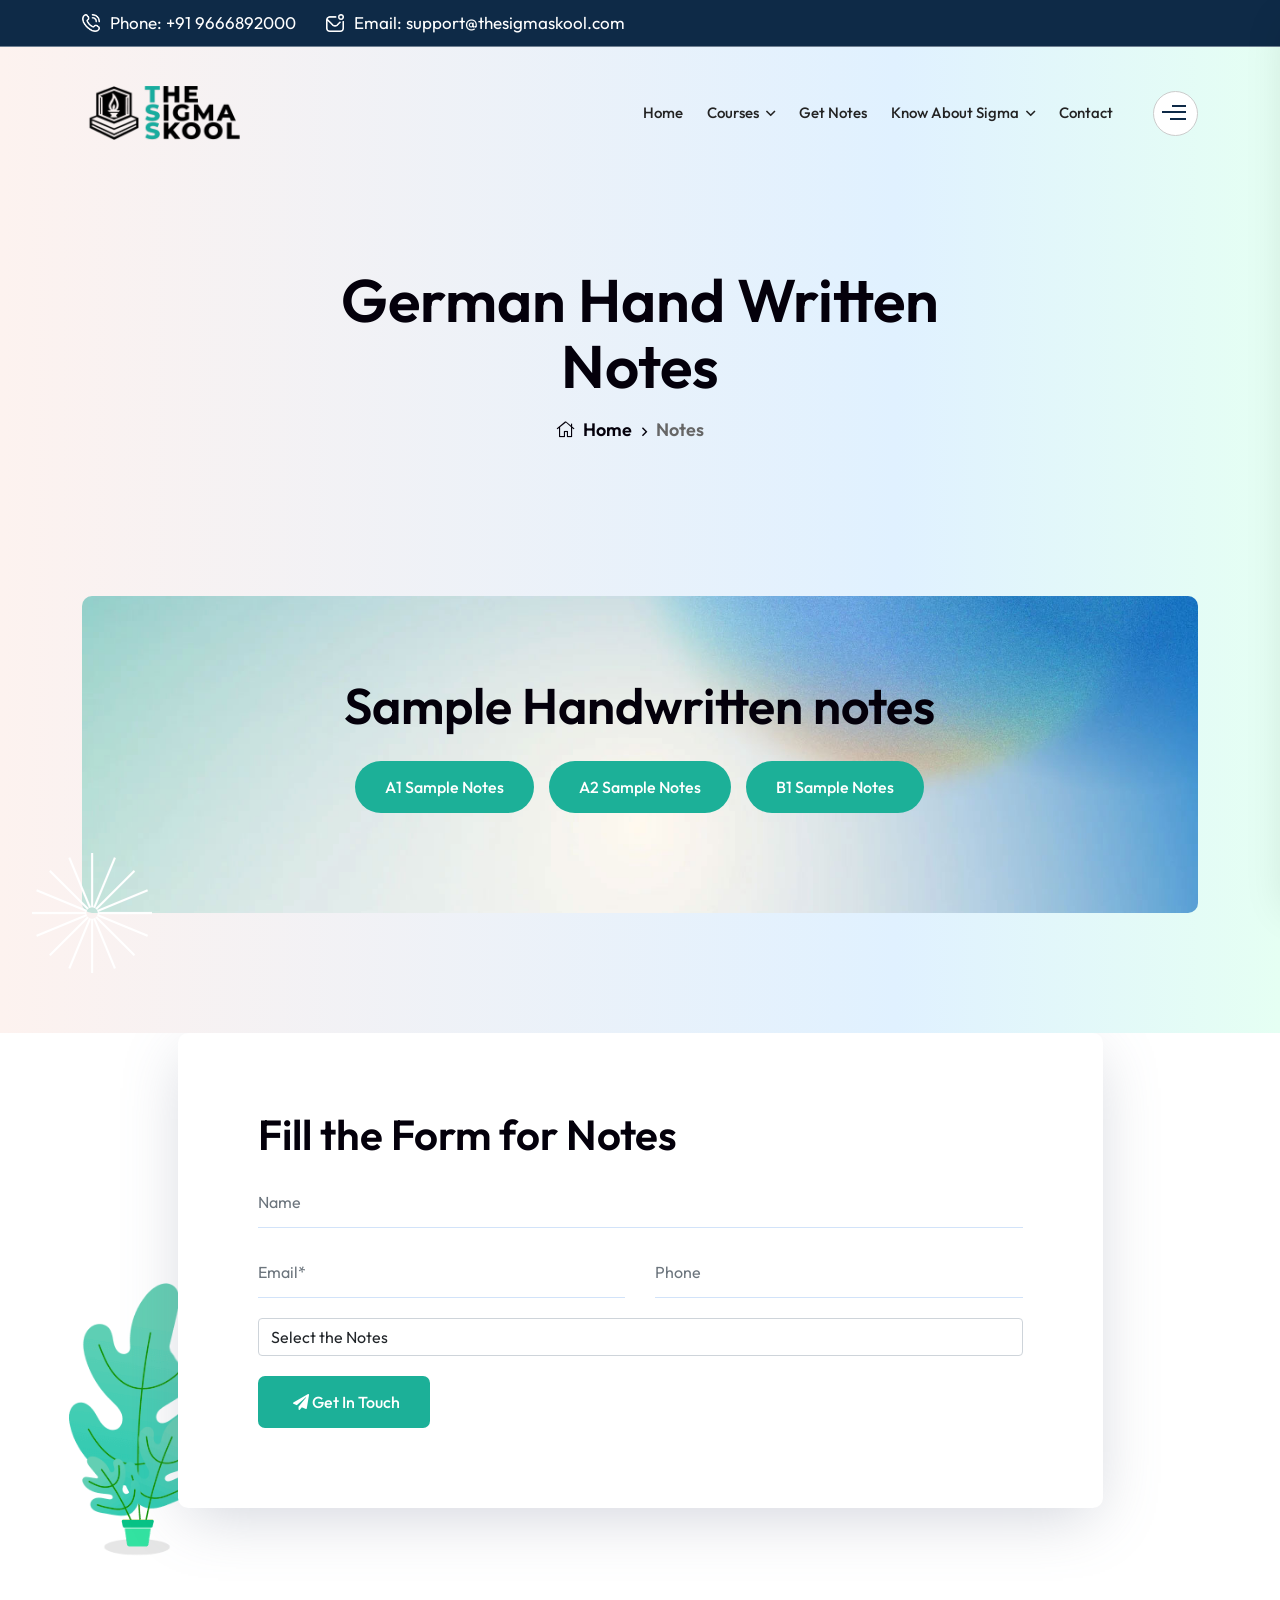
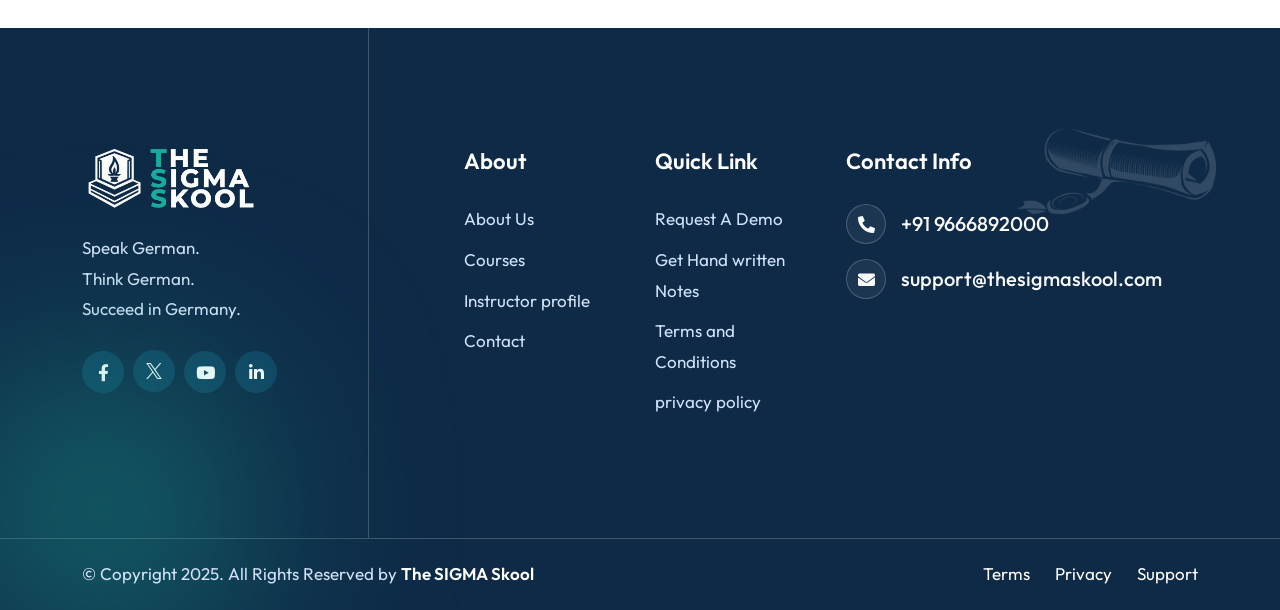
<file: notes.html>
<!DOCTYPE html>
<html lang="en">

<head>
    <!-- ========== Meta Tags ========== -->
    <meta charset="utf-8">
    <meta http-equiv="X-UA-Compatible" content="IE=edge">
    <meta name="viewport" content="width=device-width, initial-scale=1">
    <meta name="description" content="Learna - Education HTML Template">

    <!-- ========== Page Title ========== -->
    <title>The Sigma Skool</title>

    <!-- ========== Favicon Icon ========== -->
    <link rel="shortcut icon" href="assets/img/favicon.png" type="image/x-icon">

    <!-- ========== Start Stylesheet ========== -->
    <link href="assets/css/bootstrap.min.css" rel="stylesheet">
    <link href="assets/css/font-awesome.min.css" rel="stylesheet">
    <link href="assets/css/magnific-popup.css" rel="stylesheet">
    <link href="assets/css/swiper-bundle.min.css" rel="stylesheet">
    <link href="assets/css/animate.min.css" rel="stylesheet">
    <link href="assets/css/validnavs.css" rel="stylesheet">
    <link href="assets/css/helper.css" rel="stylesheet">
    <link href="assets/css/unit-test.css" rel="stylesheet">
    <link href="assets/css/style.css" rel="stylesheet">
    <link href="style.css" rel="stylesheet">
    <!-- ========== End Stylesheet ========== -->
    <style>
        .contact-style-one-area {
            background: #fff !important;
            /* sets plain white */
            box-shadow: none;
            /* optional: remove shadow if you want flat look */
        }
    </style>

</head>

<body>

    <!-- Start Preloader 
    ============================================= -->
    <div id="preloader">
        <div id="edufix-preloader" class="edufix-preloader">
            <div class="animation-preloader">
                <div class="spinner"></div>
                <div class="txt-loading">
                    <span data-text-preloader="S" class="letters-loading">
                        S
                    </span>
                    <span data-text-preloader="I" class="letters-loading">
                        I
                    </span>
                    <span data-text-preloader="G" class="letters-loading">
                        G
                    </span>
                    <span data-text-preloader="M" class="letters-loading">
                        M
                    </span>
                    <span data-text-preloader="A" class="letters-loading">
                        A
                    </span>
                    <!-- <span data-text-preloader="X" class="letters-loading">
                        X
                    </span> -->
                </div>
            </div>
            <div class="loader">
                <div class="row">
                    <div class="col-3 loader-section section-left">
                        <div class="bg"></div>
                    </div>
                    <div class="col-3 loader-section section-left">
                        <div class="bg"></div>
                    </div>
                    <div class="col-3 loader-section section-right">
                        <div class="bg"></div>
                    </div>
                    <div class="col-3 loader-section section-right">
                        <div class="bg"></div>
                    </div>
                </div>
            </div>
        </div>
    </div>
    <!-- End Preloader -->

    <!--[if lte IE 9]>
        <p class="browserupgrade">You are using an <strong>outdated</strong> browser. Please <a href="https://browsehappy.com/">upgrade your browser</a> to improve your experience and security.</p>
    <![endif]-->

    <!-- Start Header Top 
    ============================================= -->
    <div class="top-bar-area top-bar-style-one bg-dark text-light">
        <div class="container">
            <div class="row align-center">
                <div class="col-lg-7">
                    <ul class="item-flex">
                        <li>
                            <a href="tel:+4733378901">
                                <img src="assets/img/icon/2.png" alt="Icon"> Phone: +91 9666892000
                            </a>
                        </li>
                        <li>
                            <a href="mailto:name@email.com">
                                <img src="assets/img/icon/3.png" alt="Icon"> Email: support@thesigmaskool.com
                            </a>
                        </li>
                    </ul>
                </div>
                <div class="col-lg-5 text-end">
                    <div class="item-flex">
                        <!-- <div class="dropdown">
                            <button class="btn btn-secondary dropdown-toggle" type="button" id="dropdownMenuButton1" data-bs-toggle="dropdown" aria-expanded="false">
                                <img src="assets/img/icon/flag.png" alt="Image Not Found">
                                English <i class="fas fa-angle-down"></i>
                            </button>
                            <ul class="dropdown-menu" aria-labelledby="dropdownMenuButton1">
                              <li><a class="dropdown-item" href="#">Spanish</a></li>
                              <li><a class="dropdown-item" href="#">Arabic</a></li>
                            </ul>
                        </div> -->
                        <!-- <div>
                            <a href="#"><img src="assets/img/icon/1.png" alt="Icon"> Admin</a>
                        </div> -->
                    </div>
                </div>
            </div>
        </div>
    </div>
    <!-- End Header Top -->

    <!-- Header 
    ============================================= -->
    <header>
        <!-- Start Navigation -->
        <nav
            class="navbar mobile-sidenav navbar-sticky navbar-default validnavs dark navbar-fixed no-background inc-topbar">


            <div class="container d-flex justify-content-between align-items-center">

                <!-- Start Header Navigation -->
                <div class="item-flex">
                    <div class="navbar-header">
                        <button type="button" class="navbar-toggle" data-toggle="collapse" data-target="#navbar-menu">
                            <i class="fa fa-bars"></i>
                        </button>
                        <a class="navbar-brand" href="index.html">
                            <img src="assets/img/logo.png" class="logo" alt="Logo">
                        </a>
                    </div>
                    <!-- <form class="search-form" action="#">
                        <input type="text" placeholder="Search" class="form-control" name="text">
                        <button type="submit">
                            <i class="fa fa-search"></i>
                        </button>  
                    </form> -->
                </div>
                <!-- End Header Navigation -->

                <div class="nav-item-box d-flex justify-content-between align-items-center">
                    <!-- Collect the nav links, forms, and other content for toggling -->
                    <div class="collapse navbar-collapse" id="navbar-menu">

                        <img src="assets/img/logo.png" alt="Logo">
                        <button type="button" class="navbar-toggle" data-toggle="collapse" data-target="#navbar-menu">
                            <i class="fa fa-times"></i>
                        </button>

                        <ul class="nav navbar-nav navbar-right" data-in="fadeInDown" data-out="fadeOutUp">
                            <li class="dropdown megamenu-fw megamenu-style-two">
                                <!-- <a href="#" class="dropdown-toggle" data-toggle="dropdown">SIGMA</a>
                                <ul class="dropdown-menu megamenu-content" role="menu">
                                    
                                    <li>
                                        <div class="col-menu-wrap">
                                            <div class="menu-cal-items">
                                                <div class="col-menu">
                                                    <h4>Homepage Layout</h4>
                                                    <ul class="menu-col">
                                                        <li><a href="index.html">Home</a></li>
                                                        <li><a href="index-2.html">Digital Course Hub</a></li>
                                                        <li><a href="index-3.html">Online Academy</a></li>
                                                        <li><a href="index-4.html">Distance learning</a></li>
                                                    </ul>
                                                </div>
                                                <div c4lass="col-menu">
                                                    <h4>Homepage Layout</h4>
                                                    <ul class="menu-col">
                                                        <li><a href="index-5.html">Digital Education</a></li>
                                                        <li><a href="index-6.html">Remote Training</a></li>
                                                        <li><a href="index-7.html">University Classic</a></li>
                                                        <li><a href="index-8.html">Kindergarten</a></li>
                                                    </ul>
                                                </div>
                                            </div>
                                            <div class="megamenu-banner">
                                                <img src="assets/img/thumb/20.jpg" alt="Image Not Found">
                                            </div>
                                        </div>
                                    </li>
                                </ul>
                            </li> -->
                            <li><a href="index.html">Home</a></li>
                            <li class="dropdown megamenu-fw megamenu-style-four">
                                <a href="#" class="dropdown-toggle" data-toggle="dropdown">Courses</a>
                                <ul class="dropdown-menu megamenu-content" role="menu">
                                    <li>
                                        <div class="col-menu-wrap">
                                            <div class="col-menu">
                                                <h6 class="title">German Language</h6>
                                                <div class="content">
                                                    <ul class="menu-col">
                                                        <li><a href="a1.html">German A1</a></li>
                                                        <li><a href="a2.html">German A2</a></li>
                                                        <li><a href="b1.html">German B1</a></li>
                                                        <li><a href="a1a2.html">German A1+A2</a></li>
                                                        <li><a href="a1a2b1.html">German A1+A2+B1</a></li>
                                                        <li><a href="a2b1.html">German A2+B1</a></li>
                                                    </ul>
                                                </div>
                                            </div>
                                            <!-- <div class="col-menu">
                                                <h6 class="title">Japanese Language</h6>
                                                <div class="content">
                                                    <ul class="menu-col">
                                                        <li><a href="course-filter.html">Comming Soon</a></li>
                                                        <li><a href="course-filter-sidebar.html">Course Filter Sidebar</a></li>
                                                        <li><a href="course-filter-list.html">Course Filter List</a></li>
                                                        <li><a href="course-filter-list-sidebar.html">Course Filter List Sidebar</a></li>
                                                        <li><a href="course-single.html">Course Details</a></li>
                                                        <li><a href="course-single-2.html">Course Details Two</a></li>
                                                    </ul>
                                                </div>
                                            </div> -->
                                        </div><!-- end row -->
                                    </li>
                                </ul>
                            </li>
                            <li><a href="notes.html">Get Notes</a></li>
                            <li class="dropdown megamenu-fw megamenu-style-three">
                                <a href="#aboutus" class="dropdown-toggle" data-toggle="dropdown">Know about Sigma</a>
                                <ul class="dropdown-menu megamenu-content" role="menu">
                                    <li>
                                        <!-- <li><a href="about-us-2.html">About Us Two</a></li> -->
                                        <!-- <li><a href="instructor.html">Instructor</a></li> -->
                                    <li><a href="profile.html">Instructor Profile</a></li>
                                    <li><a href="terms-and-conditions.html">Terms and Conditions</a></li>
                                    <!-- <div class="col-menu-wrap">
                                            <div class="col-menu">
                                                <h6 class="title">Get Started</h6>
                                                <div class="content">
                                                    <ul class="menu-col">
                                                        <li><a href="about-us.html">About Us</a></li>
                                                        <li><a href="about-us-2.html">About Us Two</a></li>
                                                        <li><a href="instructor.html">Instructor</a></li>
                                                        <li><a href="profile.html">Instructor Profile</a></li>
                                                        <li><a href="gallery.html">Gallery</a></li>
                                                    </ul>
                                                </div>
                                            </div>
                                            <div class="col-menu">
                                                <h6 class="title">Events</h6>
                                                <div class="content">
                                                    <ul class="menu-col">
                                                        <li><a href="event.html">Event Style One</a></li>
                                                        <li><a href="event-2.html">Event Style Two</a></li>
                                                        <li><a href="event-3.html">Event Style Three</a></li>
                                                        <li><a href="event-4.html">Event Style Four</a></li>
                                                        <li><a href="event-single.html">Event Details</a></li>
                                                    </ul>
                                                </div>
                                            </div>
                                            <div class="col-menu">
                                                <h6 class="title">Important Pages</h6>
                                                <div class="content">
                                                    <ul class="menu-col">
                                                        <li><a href="membership-plan.html">Membership Plan</a></li>
                                                        <li><a href="zoom-meeting.html">Zoom Meeting</a></li>
                                                        <li><a href="zoom-meeting-details.html">Zoom Meeting Details</a></li>
                                                        <li><a href="faq.html">Faqs</a></li>
                                                        <li><a href="privacy-policy.html">Privacy Policy</a></li>
                                                    </ul>
                                                </div>
                                            </div>    
                                            <div class="col-menu">
                                                <h6 class="title">Other Pages</h6>
                                                <div class="content">
                                                    <ul class="menu-col">
                                                        <li><a href="contact-us.html">Contact Us</a></li>
                                                        <li><a href="login.html">Login</a></li>
                                                        <li><a href="register.html">Register</a></li>
                                                        <li><a href="megamenu.html">Megamenu</a></li>
                                                        <li><a href="404.html">Error page</a></li>
                                                    </ul>
                                                </div>
                                            </div>
                                        </div> -->
                            </li>
                        </ul>
                        </li>

                        <!-- <li class="dropdown">
                                <a href="#" class="dropdown-toggle" data-toggle="dropdown" >Blog</a>
                                <ul class="dropdown-menu">
                                    <li><a href="blog-standard.html">Blog Standard</a></li>
                                    <li><a href="blog-with-sidebar.html">Blog With Sidebar</a></li>
                                    <li><a href="blog-2-colum.html">Blog Grid Two Colum</a></li>
                                    <li><a href="blog-3-colum.html">Blog Grid Three Colum</a></li>
                                    <li><a href="blog-single.html">Blog Single</a></li>
                                    <li><a href="blog-single-with-sidebar.html">Blog Single With Sidebar</a></li>
                                </ul>
                        </li> -->
                        <!-- <li><a href="contact-us.html">Blog</a></li> -->
                        <li><a href="contact-us.html">Contact</a></li>
                        </ul>
                    </div><!-- /.navbar-collapse -->

                    <div class="attr-right">
                        <!-- Start Atribute Navigation -->
                        <div class="attr-nav">
                            <ul>
                                <li class="side-menu">
                                    <a href="#">
                                        <div class="menu-icon">
                                            <span class="bar-1"></span>
                                            <span class="bar-2"></span>
                                            <span class="bar-3"></span>
                                        </div>
                                    </a>
                                </li>
                            </ul>

                        </div>
                        <!-- End Atribute Navigation -->
                    </div>
                </div>

                <!-- Start Side Menu -->
                <div class="side">
                    <a href="#" class="close-side"><i class="fas fa-times"></i></a>
                    <div class="widget">
                        <div class="logo">
                            <img src="assets/img/logo-light.png" alt="Logo">
                        </div>
                        <p>
                            Sigma Skool offers expert-led German language courses guided by high-profile instructors
                            with global teaching experience. Our curriculum emphasizes real-world communication,
                            cultural fluency, and career relevance. Mastering German opens doors to international
                            education, top-tier job markets, and global networking—making language learning an
                            investment in your future success.

                        </p>
                    </div>
                    <div class="widget address">
                        <div>
                            <ul>
                                <li>
                                    <div class="content">
                                        <p>Address</p>
                                        <strong>Hyderabad</strong>
                                    </div>
                                </li>
                                <li>
                                    <div class="content">
                                        <p>Email</p>
                                        <strong>support@thesigmaskool.com</strong>
                                    </div>
                                </li>
                                <li>
                                    <div class="content">
                                        <p>Contact</p>
                                        <strong>+91 9666892000</strong>
                                    </div>
                                </li>
                            </ul>
                        </div>
                    </div>
                    <div class="widget newsletter">
                        <h4 class="title">Make yourself a SIGMA</h4>
                        <form action="#">
                            <div class="input-group stylish-input-group">
                                <input type="email" placeholder="Enter your e-mail" class="form-control" name="email">
                                <span class="input-group-addon">
                                    <button type="submit">
                                        <i class="fa fa-long-arrow-right"></i>
                                    </button>
                                </span>
                            </div>
                        </form>
                    </div>
                    <div class="widget social">
                        <ul class="link">
                            <li><a href="#"><i class="fab fa-facebook-f"></i></a></li>
                            <li><a href="#"><i class="fab fa-twitter"></i></a></li>
                            <li><a href="#"><i class="fab fa-linkedin-in"></i></a></li>
                            <!-- <li><a href="#"><i class="fab fa-behance"></i></a></li> -->
                        </ul>
                    </div>

                </div>
                <!-- End Side Menu -->

            </div>
            <!-- Overlay screen for menu -->
            <div class="overlay-screen"></div>
            <!-- End Overlay screen for menu -->
        </nav>
        <!-- End Navigation -->
    </header>
    <!-- End Header -->


    <!-- Start Breadcrumb 
    ============================================= -->
    <div class="breadcrumb-area text-center bg-gray-gradient-secondary">
        <div class="container">
            <div class="row">
                <div class="col-lg-8 offset-lg-2">
                    <h1>German Hand Written Notes</h1>
                    <nav aria-label="breadcrumb">
                        <ol class="breadcrumb">
                            <li><a href="#"><i class="fas fa-home"></i> Home</a></li>
                            <li class="active">Notes</li>
                        </ol>
                    </nav>
                </div>
            </div>
        </div>
    </div>
    <!-- End Breadcrumb -->

    <!-- Start Newsletter 
    ============================================= -->
    <div class="newsletter-area default-padding-bottom bg-gray-gradient-secondary">
        <div class="container">
            <div class="newsletter-style-one-items bg-theme text-center bg-cover"
                style="background-image: url(assets/img/shape/banner-8.jpg);">
                <div class="shape">
                    <!-- <img src="assets/img/illustration/9.png" alt="Image Not Found"> -->
                    <img src="assets/img/shape/48.png" alt="Image Not Found">
                </div>
                <div class="row">
                    <div class="col-xl-8 offset-xl-2 col-lg-10 offset-lg-1">
                        <h2 class="title split-text">Sample Handwritten notes</h2>
                        <ul class="list-check">
                            <li><a class="btn circle btn-theme animation" href="https://drive.google.com/file/d/1yTlyNnU07AzYeVgePqF2clkcUQXlW1ju/view?usp=drive_link">A1 Sample Notes</a></li>
                            <li><a class="btn circle btn-theme animation" href="https://drive.google.com/file/d/1cvG-i812N8q4RpRBhL5hLWdqHE4LdXQZ/view?usp=drive_link">A2 Sample Notes</a></li>
                            <li><a class="btn circle btn-theme animation" href="https://drive.google.com/file/d/16-yMH7H2CcLU-eYXSyIineroqRP0QWCk/view?usp=drive_link">B1 Sample Notes</a></li>
                        </ul>


                    </div>
                </div>
            </div>
        </div>
    </div>
    <!-- End Newsletter -->

    <!-- Start Contact Us 
    ============================================= -->
    <div class="contact-style-one-area overflow-hidden default-padding-bottom">
        <div class="container">
            <div class="row">

                <div class="contact-stye-one col-lg-10 offset-lg-1">
                    <div class="contact-form-style-one">
                        <h2 class="heading">Fill the Form for Notes</h2>
                        <form action="assets/mail/still yet to write" method="POST" class="contact-form contact-form">
                            <div class="row">
                                <div class="col-lg-12">
                                    <div class="form-group">
                                        <input class="form-control" id="name" name="name" placeholder="Name"
                                            type="text">
                                        <span class="alert-error"></span>
                                    </div>
                                </div>
                            </div>
                            <div class="row">
                                <div class="col-lg-6">
                                    <div class="form-group">
                                        <input class="form-control" id="email" name="email" placeholder="Email*"
                                            type="email">
                                        <span class="alert-error"></span>
                                    </div>
                                </div>
                                <div class="col-lg-6">
                                    <div class="form-group">
                                        <input class="form-control" id="phone" name="phone" placeholder="Phone"
                                            type="text">
                                        <span class="alert-error"></span>
                                    </div>
                                </div>
                            </div>
                            <!-- <div class="row">
                                <div class="col-lg-12">
                                    <div class="form-group comments">
                                        <textarea class="form-control" id="comments" name="comments" placeholder="Tell Us About Query *"></textarea>
                                    </div>
                                </div>
                            </div> -->
                            <div class="row">
                                <div class="col-lg-12">
                                    <div class="form-group comments">
                                        <select class="form-control" id="comments" name="comments" required>
                                            <option value="">Select the Notes</option>
                                            <option value="course_info">A1 Notes</option>
                                            <option value="admission">A2 Notes</option>
                                            <option value="fees">B1 Notes</option>
                                            <option value="schedule">A1+A2 Notes</option>
                                            <option value="other">A1+A2+B1 Notes</option>
                                        </select>
                                    </div>
                                </div>
                            </div>

                            <div class="row">
                                <div class="col-lg-12">
                                    <button type="submit" name="submit" id="submit">
                                        <i class="fa fa-paper-plane"></i> Get in Touch
                                    </button>
                                </div>
                            </div>
                            <!-- Alert Message -->
                            <div class="col-lg-12 alert-notification">
                                <div id="message" class="alert-msg"></div>
                            </div>
                        </form>
                        <img src="assets/img/shape/88.png" alt="Image Not Found">
                    </div>
                </div>
            </div>
        </div>
    </div>
    <!-- End Contact -->


    <!-- Start Footer 
    ============================================= -->
    <footer class="bg-dark footer-style-one text-light">
        <div class="footer-shape-style-one">
            <img src="assets/img/shape/2-light.png" alt="Image Not Found">
        </div>
        <div class="container">
            <div class="f-items default-padding">
                <div class="row">
                    <div class="col-lg-4 col-md-6 footer-item pr-30 pr-md-15 pr-xs-15">
                        <div class="f-item about">
                            <div class="footer-logo">
                                <img src="assets/img/logo-light.png" alt="Image Not Found">
                            </div>
                            <p>
                                Speak German. <br>Think German. <br>Succeed in Germany.
                            </p>
                            <ul class="footer-social">
                                <li>
                                    <a href="#">
                                        <i class="fab fa-facebook-f"></i>
                                    </a>
                                </li>
                                <li>
                                    <a href="#">
                                        <img src="assets/img/icon/x.png" alt="Icon">
                                    </a>
                                </li>
                                <li>
                                    <a href="#">
                                        <i class="fab fa-youtube"></i>
                                    </a>
                                </li>
                                <li>
                                    <a href="#">
                                        <i class="fab fa-linkedin-in"></i>
                                    </a>
                                </li>
                            </ul>
                        </div>
                    </div>
                    <div class="col-lg-2 col-md-6 footer-item">
                        <div class="f-item link">
                            <h4 class="widget-title">About</h4>
                            <ul>
                                <li>
                                    <a href="#aboutus">About Us</a>
                                </li>
                                <li>
                                    <a href="#courses">Courses</a>
                                </li>

                                <li>
                                    <a href="profile.html">Instructor profile</a>
                                </li>

                                <li>
                                    <a href="contact-us.html">Contact</a>
                                </li>
                            </ul>
                        </div>
                    </div>
                    <div class="col-lg-2 col-md-6 footer-item">
                        <div class="f-item link">
                            <h4 class="widget-title">Quick Link</h4>
                            <ul>
                                <li>
                                    <a href="https://wa.me/919666892000">Request A Demo</a>
                                </li>
                                <li>
                                    <a href="notes_update.html">Get Hand written Notes</a>
                                </li>
                                <!-- <li>
                                    <a href="contact-us.html">Addmition</a>
                                </li> -->
                                <li>
                                    <a href="terms-and-conditions.html">Terms and Conditions</a>
                                </li>
                                <li>
                                    <a href="privacy-policy.html">privacy policy</a>
                                </li>
                                <!-- <li>
                                    <a href="about-us.html">Students</a>
                                </li> -->
                            </ul>
                        </div>
                    </div>
                    <div class="col-lg-4 col-md-6 footer-item">
                        <div class="f-item newsletter">
                            <h4 class="widget-title">Contact Info</h4>
                            <ul class="contact-list-two">
                                <li>
                                    <div class="icon">
                                        <i class="fas fa-phone-alt"></i>
                                    </div>
                                    <div class="info">
                                        <h5><a href="tel:+4733378901">+91 9666892000</a></h5>
                                    </div>
                                </li>
                                <li>
                                    <div class="icon">
                                        <i class="fas fa-envelope"></i>
                                    </div>
                                    <div class="info">
                                        <h5><a href="mailto:support@thesigmaskool.com">support@thesigmaskool.com</a>
                                        </h5>
                                    </div>
                                </li>
                            </ul>
                            <!-- <h4>Download sigma app</h4> -->
                            <!-- <ul class="app-store">
                                <li>
                                    <a href="#"><img src="assets/img/icon/4.png" alt="Image Not Found"></a>
                                </li>
                                <li>
                                    <a href="#"><img src="assets/img/icon/5.png" alt="Image Not Found"></a>
                                </li>
                                <li>
                                    <a href="#"><img src="assets/img/icon/6.png" alt="Image Not Found"></a>
                                </li>
                            </ul> -->
                        </div>
                    </div>
                </div>
            </div>
        </div>
        <!-- Start Footer Bottom -->
        <div class="footer-bottom style-one">
            <div class="container">
                <div class="row">
                    <div class="col-lg-6">
                        <p>&copy; Copyright 2025. All Rights Reserved by <a href="#">The SIGMA Skool</a></p>
                    </div>
                    <div class="col-lg-6 text-end">
                        <ul class="link-list">
                            <li>
                                <a href="terms-and-conditions.html">Terms</a>
                            </li>
                            <li>
                                <a href="privacy-policy.html">Privacy</a>
                            </li>
                            <li>
                                <a href="mailto:contact@example.com">Support</a>
                            </li>
                        </ul>
                    </div>
                </div>
            </div>
        </div>
        <!-- End Footer Bottom -->
    </footer>
    <!-- End Footer -->

    <!-- jQuery Frameworks
    ============================================= -->
    <script src="assets/js/jquery-3.7.1.min.js"></script>
    <script src="assets/js/bootstrap.bundle.min.js"></script>
    <script src="assets/js/jquery.appear.js"></script>
    <script src="assets/js/jquery.easing.min.js"></script>
    <script src="assets/js/swiper-bundle.min.js"></script>
    <script src="assets/js/progress-bar.min.js"></script>
    <script src="assets/js/isotope.pkgd.min.js"></script>
    <script src="assets/js/imagesloaded.pkgd.min.js"></script>
    <script src="assets/js/magnific-popup.min.js"></script>
    <script src="assets/js/count-to.js"></script>
    <script src="assets/js/jquery.nice-select.min.js"></script>
    <script src="assets/js/wow.min.js"></script>
    <script src="assets/js/YTPlayer.min.js"></script>
    <script src="assets/js/loopcounter.js"></script>
    <script src="assets/js/validnavs.js"></script>
    <script src="assets/js/gsap.js"></script>
    <script src="assets/js/ScrollTrigger.min.js"></script>
    <script src="assets/js/SplitText.min.js"></script>
    <script src="assets/js/main.js"></script>

</body>

</html>
</file>
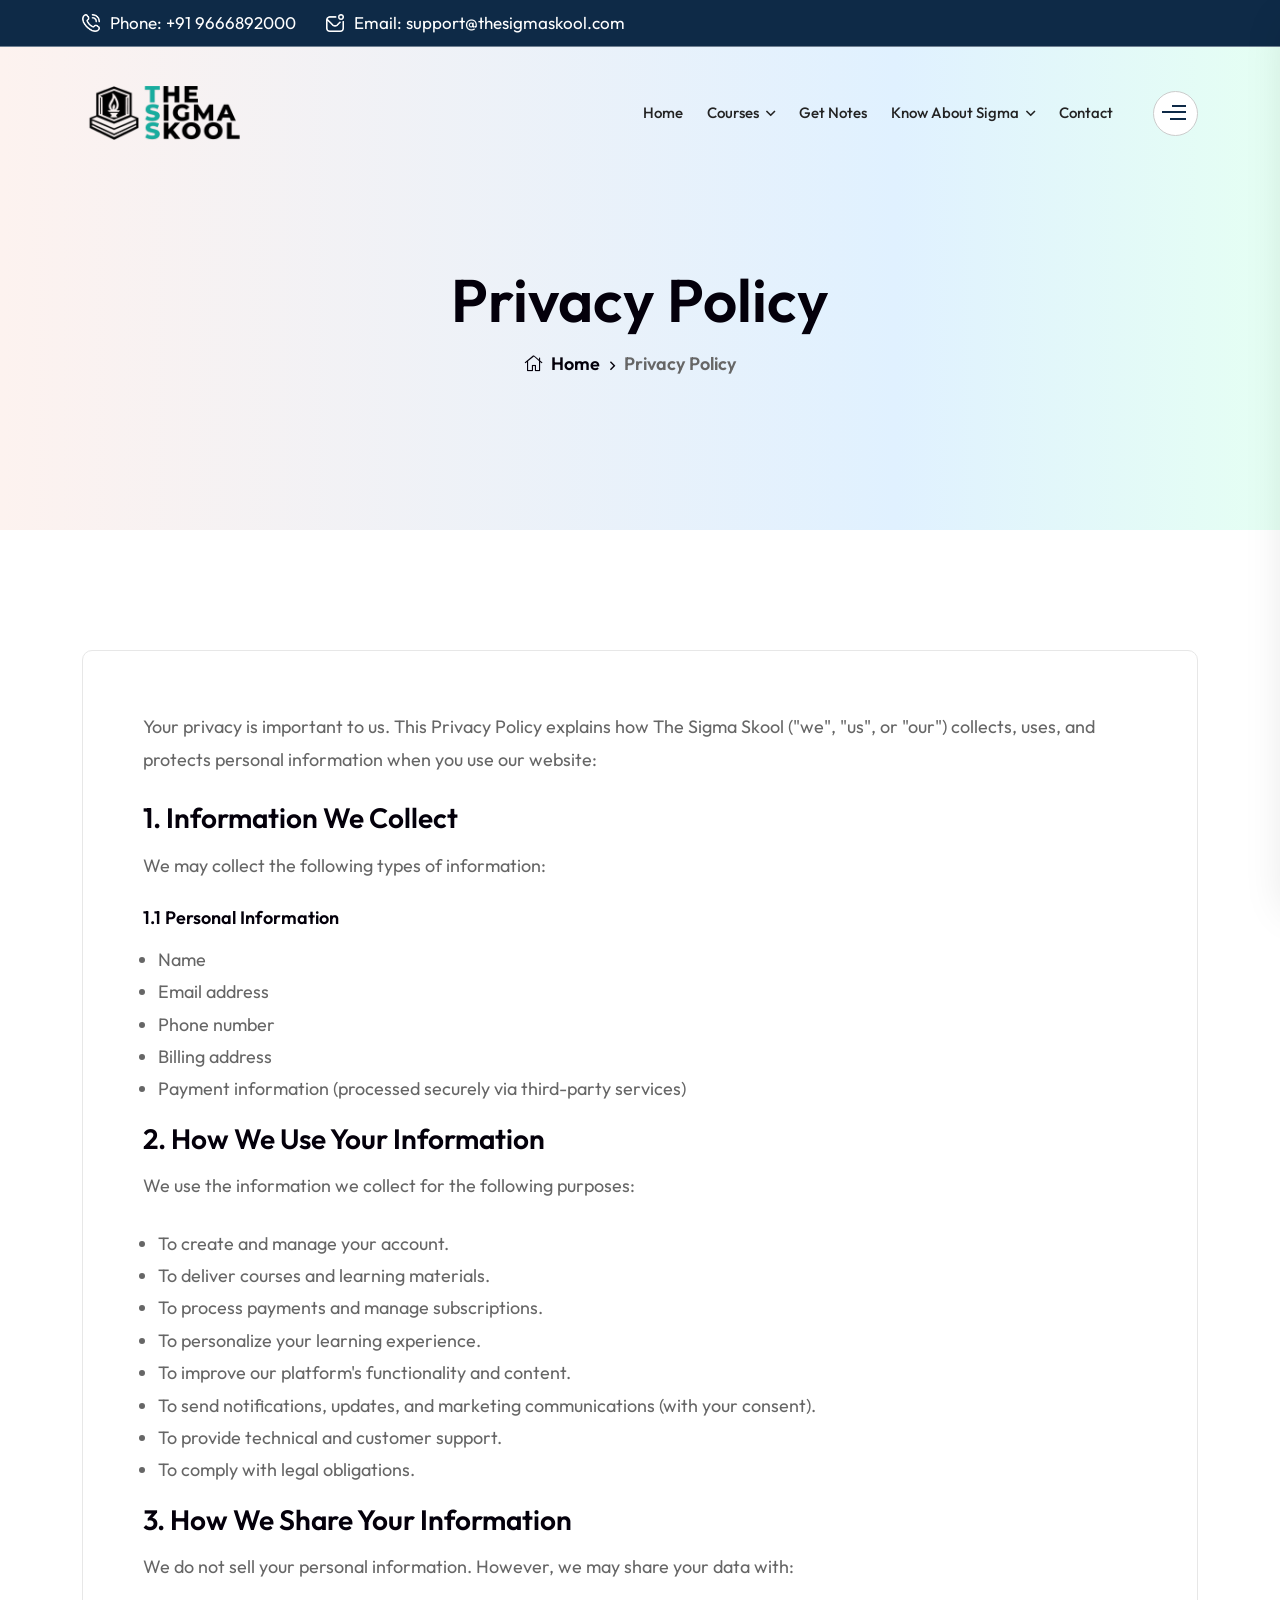
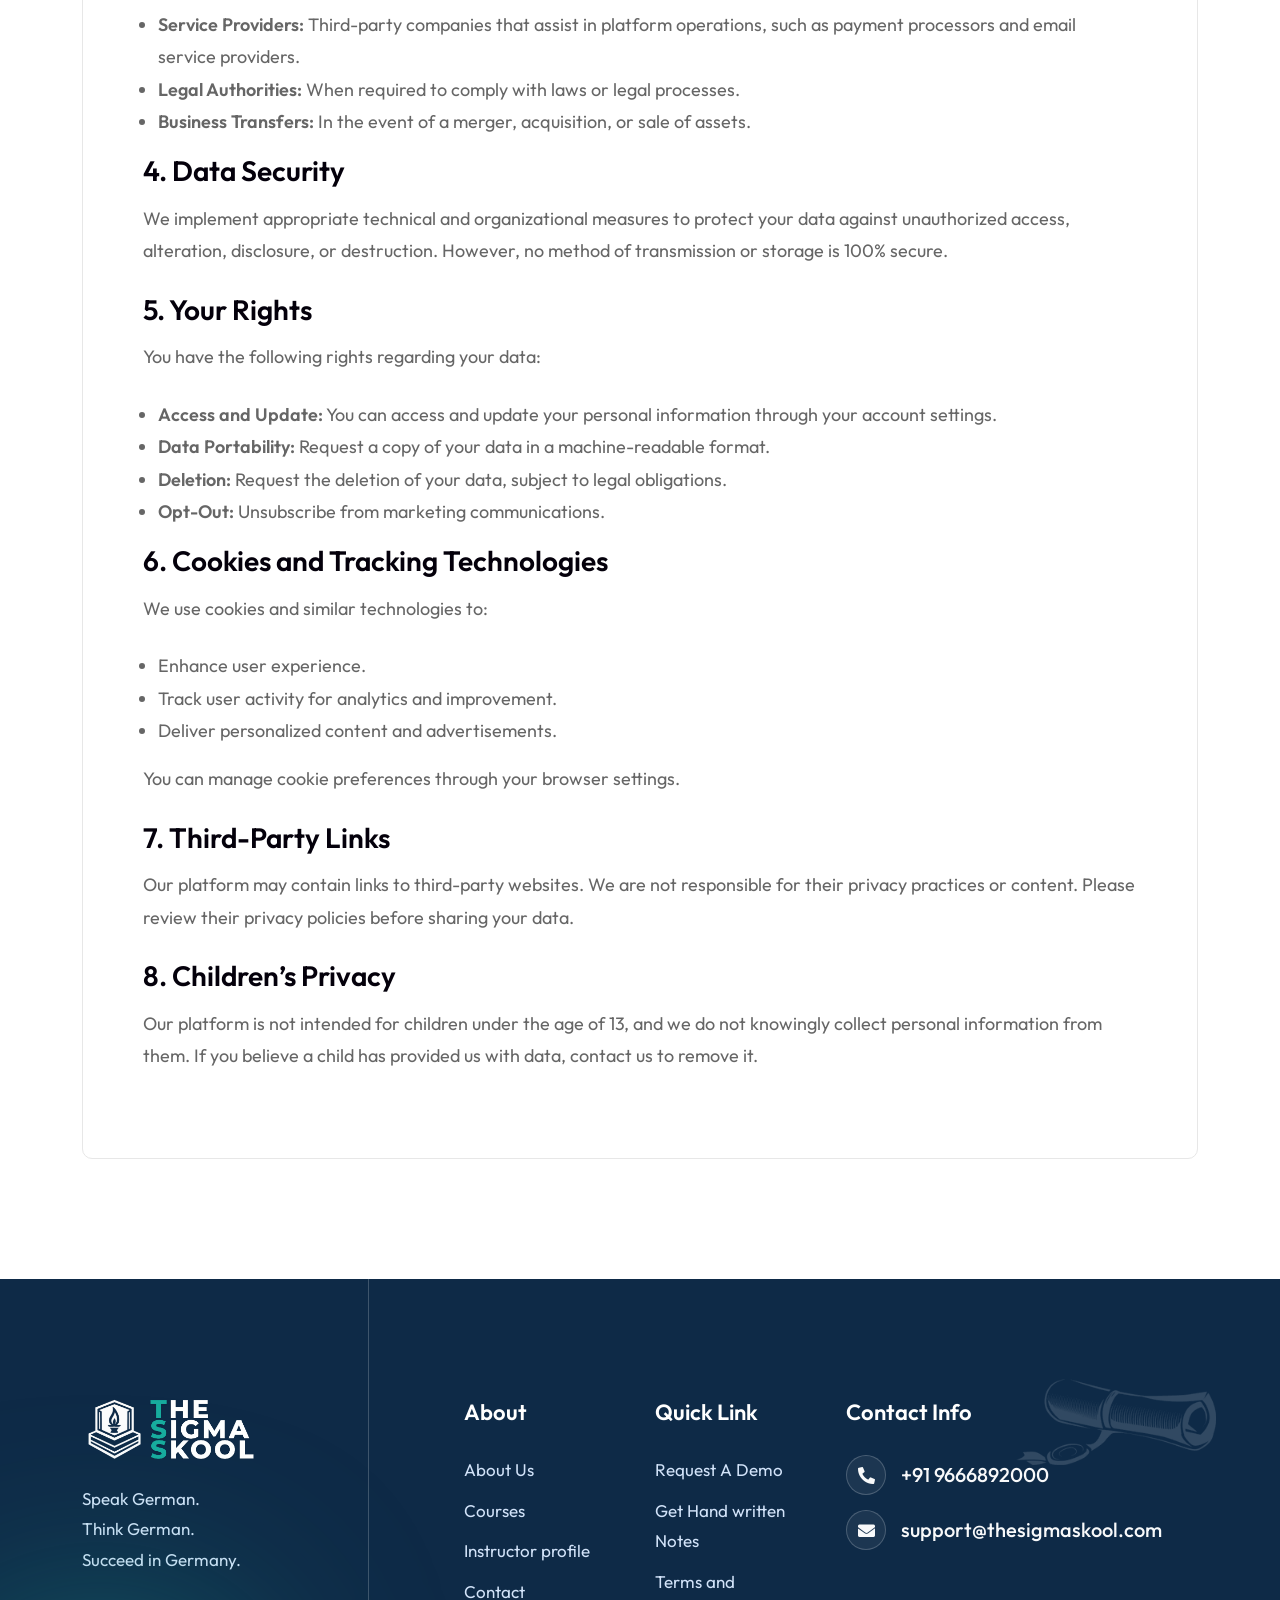
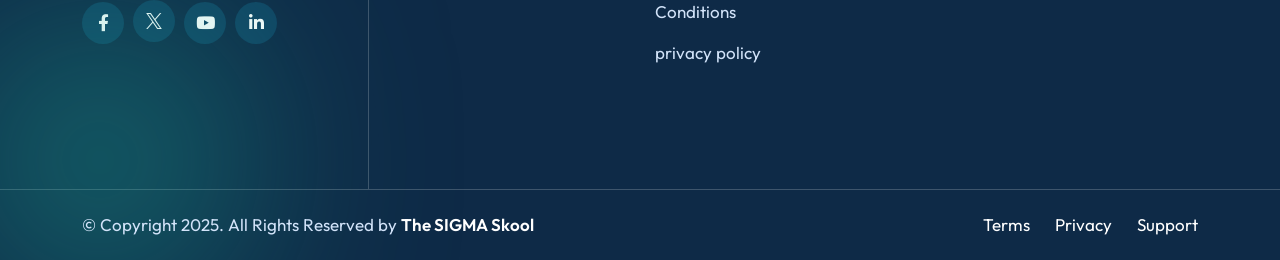
<file: privacy-policy.html>
<!DOCTYPE html>
<html lang="en">

<head>
    <!-- ========== Meta Tags ========== -->
    <meta charset="utf-8">
    <meta http-equiv="X-UA-Compatible" content="IE=edge">
    <meta name="viewport" content="width=device-width, initial-scale=1">
    <meta name="description" content="Learna - Education HTML Template">

    <!-- ========== Page Title ========== -->
    <title>The Sigma Skool</title>

    <!-- ========== Favicon Icon ========== -->
    <link rel="shortcut icon" href="assets/img/favicon.png" type="image/x-icon">

    <!-- ========== Start Stylesheet ========== -->
    <link href="assets/css/bootstrap.min.css" rel="stylesheet">
    <link href="assets/css/font-awesome.min.css" rel="stylesheet">
    <link href="assets/css/magnific-popup.css" rel="stylesheet">
    <link href="assets/css/swiper-bundle.min.css" rel="stylesheet">
    <link href="assets/css/animate.min.css" rel="stylesheet">
    <link href="assets/css/validnavs.css" rel="stylesheet">
    <link href="assets/css/helper.css" rel="stylesheet">
    <link href="assets/css/unit-test.css" rel="stylesheet">
    <link href="assets/css/style.css" rel="stylesheet">
    <link href="style.css" rel="stylesheet">
    <!-- ========== End Stylesheet ========== -->

</head>

<body>

    <!-- Start Preloader 
    ============================================= -->
    <div id="preloader">
        <div id="edufix-preloader" class="edufix-preloader">
            <div class="animation-preloader">
                <div class="spinner"></div>
                <div class="txt-loading">
                    <span data-text-preloader="S" class="letters-loading">
                        S
                    </span>
                    <span data-text-preloader="I" class="letters-loading">
                        I
                    </span>
                    <span data-text-preloader="G" class="letters-loading">
                        G
                    </span>
                    <span data-text-preloader="M" class="letters-loading">
                        M
                    </span>
                    <span data-text-preloader="A" class="letters-loading">
                        A
                    </span>
                    <!-- <span data-text-preloader="X" class="letters-loading">
                        X
                    </span> -->
                </div>
            </div>
            <div class="loader">
                <div class="row">
                    <div class="col-3 loader-section section-left">
                        <div class="bg"></div>
                    </div>
                    <div class="col-3 loader-section section-left">
                        <div class="bg"></div>
                    </div>
                    <div class="col-3 loader-section section-right">
                        <div class="bg"></div>
                    </div>
                    <div class="col-3 loader-section section-right">
                        <div class="bg"></div>
                    </div>
                </div>
            </div>
        </div>
    </div>
    <!-- End Preloader -->

    <!--[if lte IE 9]>
        <p class="browserupgrade">You are using an <strong>outdated</strong> browser. Please <a href="https://browsehappy.com/">upgrade your browser</a> to improve your experience and security.</p>
    <![endif]-->

    <!-- Start Header Top 
    ============================================= -->
    <div class="top-bar-area top-bar-style-one bg-dark text-light">
        <div class="container">
            <div class="row align-center">
                <div class="col-lg-7">
                    <ul class="item-flex">
                        <li>
                            <a href="tel:+4733378901">
                                <img src="assets/img/icon/2.png" alt="Icon"> Phone: +91 9666892000
                            </a>
                        </li>
                        <li>
                            <a href="mailto:name@email.com">
                                <img src="assets/img/icon/3.png" alt="Icon"> Email: support@thesigmaskool.com
                            </a>
                        </li>
                    </ul>
                </div>
                <div class="col-lg-5 text-end">
                    <div class="item-flex">
                        <!-- <div class="dropdown">
                            <button class="btn btn-secondary dropdown-toggle" type="button" id="dropdownMenuButton1" data-bs-toggle="dropdown" aria-expanded="false">
                                <img src="assets/img/icon/flag.png" alt="Image Not Found">
                                English <i class="fas fa-angle-down"></i>
                            </button>
                            <ul class="dropdown-menu" aria-labelledby="dropdownMenuButton1">
                              <li><a class="dropdown-item" href="#">Spanish</a></li>
                              <li><a class="dropdown-item" href="#">Arabic</a></li>
                            </ul>
                        </div> -->
                        <!-- <div>
                            <a href="#"><img src="assets/img/icon/1.png" alt="Icon"> Admin</a>
                        </div> -->
                    </div>
                </div>
            </div>
        </div>
    </div>
    <!-- End Header Top -->

    <!-- Header 
    ============================================= -->
    <header>
        <!-- Start Navigation -->
        <nav
            class="navbar mobile-sidenav navbar-sticky navbar-default validnavs dark navbar-fixed no-background inc-topbar">


            <div class="container d-flex justify-content-between align-items-center">

                <!-- Start Header Navigation -->
                <div class="item-flex">
                    <div class="navbar-header">
                        <button type="button" class="navbar-toggle" data-toggle="collapse" data-target="#navbar-menu">
                            <i class="fa fa-bars"></i>
                        </button>
                        <a class="navbar-brand" href="index.html">
                            <img src="assets/img/logo.png" class="logo" alt="Logo">
                        </a>
                    </div>
                    <!-- <form class="search-form" action="#">
                        <input type="text" placeholder="Search" class="form-control" name="text">
                        <button type="submit">
                            <i class="fa fa-search"></i>
                        </button>  
                    </form> -->
                </div>
                <!-- End Header Navigation -->

                <div class="nav-item-box d-flex justify-content-between align-items-center">
                    <!-- Collect the nav links, forms, and other content for toggling -->
                    <div class="collapse navbar-collapse" id="navbar-menu">

                        <img src="assets/img/logo.png" alt="Logo">
                        <button type="button" class="navbar-toggle" data-toggle="collapse" data-target="#navbar-menu">
                            <i class="fa fa-times"></i>
                        </button>

                        <ul class="nav navbar-nav navbar-right" data-in="fadeInDown" data-out="fadeOutUp">
                            <li class="dropdown megamenu-fw megamenu-style-two">
                                <!-- <a href="#" class="dropdown-toggle" data-toggle="dropdown">SIGMA</a>
                                <ul class="dropdown-menu megamenu-content" role="menu">
                                    
                                    <li>
                                        <div class="col-menu-wrap">
                                            <div class="menu-cal-items">
                                                <div class="col-menu">
                                                    <h4>Homepage Layout</h4>
                                                    <ul class="menu-col">
                                                        <li><a href="index.html">Home</a></li>
                                                        <li><a href="index-2.html">Digital Course Hub</a></li>
                                                        <li><a href="index-3.html">Online Academy</a></li>
                                                        <li><a href="index-4.html">Distance learning</a></li>
                                                    </ul>
                                                </div>
                                                <div c4lass="col-menu">
                                                    <h4>Homepage Layout</h4>
                                                    <ul class="menu-col">
                                                        <li><a href="index-5.html">Digital Education</a></li>
                                                        <li><a href="index-6.html">Remote Training</a></li>
                                                        <li><a href="index-7.html">University Classic</a></li>
                                                        <li><a href="index-8.html">Kindergarten</a></li>
                                                    </ul>
                                                </div>
                                            </div>
                                            <div class="megamenu-banner">
                                                <img src="assets/img/thumb/20.jpg" alt="Image Not Found">
                                            </div>
                                        </div>
                                    </li>
                                </ul>
                            </li> -->
                            <li><a href="index.html">Home</a></li>
                            <li class="dropdown megamenu-fw megamenu-style-four">
                                <a href="#" class="dropdown-toggle" data-toggle="dropdown">Courses</a>
                                <ul class="dropdown-menu megamenu-content" role="menu">
                                    <li>
                                        <div class="col-menu-wrap">
                                            <div class="col-menu">
                                                <h6 class="title">German Language</h6>
                                                <div class="content">
                                                    <ul class="menu-col">
                                                        <li><a href="a1.html">German A1</a></li>
                                                        <li><a href="a2.html">German A2</a></li>
                                                        <li><a href="b1.html">German B1</a></li>
                                                        <li><a href="a1a2.html">German A1+A2</a></li>
                                                        <li><a href="a1a2b1.html">German A1+A2+B1</a></li>
                                                        <li><a href="a2b1.html">German A2+B1</a></li>
                                                    </ul>
                                                </div>
                                            </div>
                                            <!-- <div class="col-menu">
                                                <h6 class="title">Japanese Language</h6>
                                                <div class="content">
                                                    <ul class="menu-col">
                                                        <li><a href="course-filter.html">Comming Soon</a></li>
                                                        <li><a href="course-filter-sidebar.html">Course Filter Sidebar</a></li>
                                                        <li><a href="course-filter-list.html">Course Filter List</a></li>
                                                        <li><a href="course-filter-list-sidebar.html">Course Filter List Sidebar</a></li>
                                                        <li><a href="course-single.html">Course Details</a></li>
                                                        <li><a href="course-single-2.html">Course Details Two</a></li>
                                                    </ul>
                                                </div>
                                            </div> -->
                                        </div><!-- end row -->
                                    </li>
                                </ul>
                            </li>
                            <li><a href="notes.html">Get Notes</a></li>
                            <li class="dropdown megamenu-fw megamenu-style-three">
                                <a href="#aboutus" class="dropdown-toggle" data-toggle="dropdown">Know about Sigma</a>
                                <ul class="dropdown-menu megamenu-content" role="menu">
                                    <li>
                                    <!-- <li><a href="about-us-2.html">About Us Two</a></li> -->
                                    <!-- <li><a href="instructor.html">Instructor</a></li> -->
                                    <li><a href="profile.html">Instructor Profile</a></li>
                                    <li><a href="terms-and-conditions.html">Terms and Conditions</a></li>
                                    <li><a href="privacy-policy.html">privacy-policy</a></li>
                                    <!-- <div class="col-menu-wrap">
                                            <div class="col-menu">
                                                <h6 class="title">Get Started</h6>
                                                <div class="content">
                                                    <ul class="menu-col">
                                                        <li><a href="about-us.html">About Us</a></li>
                                                        <li><a href="about-us-2.html">About Us Two</a></li>
                                                        <li><a href="instructor.html">Instructor</a></li>
                                                        <li><a href="profile.html">Instructor Profile</a></li>
                                                        <li><a href="gallery.html">Gallery</a></li>
                                                    </ul>
                                                </div>
                                            </div>
                                            <div class="col-menu">
                                                <h6 class="title">Events</h6>
                                                <div class="content">
                                                    <ul class="menu-col">
                                                        <li><a href="event.html">Event Style One</a></li>
                                                        <li><a href="event-2.html">Event Style Two</a></li>
                                                        <li><a href="event-3.html">Event Style Three</a></li>
                                                        <li><a href="event-4.html">Event Style Four</a></li>
                                                        <li><a href="event-single.html">Event Details</a></li>
                                                    </ul>
                                                </div>
                                            </div>
                                            <div class="col-menu">
                                                <h6 class="title">Important Pages</h6>
                                                <div class="content">
                                                    <ul class="menu-col">
                                                        <li><a href="membership-plan.html">Membership Plan</a></li>
                                                        <li><a href="zoom-meeting.html">Zoom Meeting</a></li>
                                                        <li><a href="zoom-meeting-details.html">Zoom Meeting Details</a></li>
                                                        <li><a href="faq.html">Faqs</a></li>
                                                        <li><a href="privacy-policy.html">Privacy Policy</a></li>
                                                    </ul>
                                                </div>
                                            </div>    
                                            <div class="col-menu">
                                                <h6 class="title">Other Pages</h6>
                                                <div class="content">
                                                    <ul class="menu-col">
                                                        <li><a href="contact-us.html">Contact Us</a></li>
                                                        <li><a href="login.html">Login</a></li>
                                                        <li><a href="register.html">Register</a></li>
                                                        <li><a href="megamenu.html">Megamenu</a></li>
                                                        <li><a href="404.html">Error page</a></li>
                                                    </ul>
                                                </div>
                                            </div>
                                        </div> -->
                            </li>
                        </ul>
                        </li>

                        <!-- <li class="dropdown">
                                <a href="#" class="dropdown-toggle" data-toggle="dropdown" >Blog</a>
                                <ul class="dropdown-menu">
                                    <li><a href="blog-standard.html">Blog Standard</a></li>
                                    <li><a href="blog-with-sidebar.html">Blog With Sidebar</a></li>
                                    <li><a href="blog-2-colum.html">Blog Grid Two Colum</a></li>
                                    <li><a href="blog-3-colum.html">Blog Grid Three Colum</a></li>
                                    <li><a href="blog-single.html">Blog Single</a></li>
                                    <li><a href="blog-single-with-sidebar.html">Blog Single With Sidebar</a></li>
                                </ul> -->
                        </li>
                        <!-- <li><a href="contact-us.html">Blog</a></li> -->
                        <li><a href="contact-us.html">Contact</a></li>
                        </ul>
                    </div><!-- /.navbar-collapse -->

                    <div class="attr-right">
                        <!-- Start Atribute Navigation -->
                        <div class="attr-nav">
                            <ul>
                                <li class="side-menu">
                                    <a href="#">
                                        <div class="menu-icon">
                                            <span class="bar-1"></span>
                                            <span class="bar-2"></span>
                                            <span class="bar-3"></span>
                                        </div>
                                    </a>
                                </li>
                            </ul>

                        </div>
                        <!-- End Atribute Navigation -->
                    </div>
                </div>

                <!-- Start Side Menu -->
                <div class="side">
                    <a href="#" class="close-side"><i class="fas fa-times"></i></a>
                    <div class="widget">
                        <div class="logo">
                            <img src="assets/img/logo-light.png" alt="Logo">
                        </div>
                        <p>
                            Sigma Skool offers expert-led German language courses guided by high-profile instructors
                            with global teaching experience. Our curriculum emphasizes real-world communication,
                            cultural fluency, and career relevance. Mastering German opens doors to international
                            education, top-tier job markets, and global networking—making language learning an
                            investment in your future success.

                        </p>
                    </div>
                    <div class="widget address">
                        <div>
                            <ul>
                                <li>
                                    <div class="content">
                                        <p>Address</p>
                                        <strong>Hyderabad</strong>
                                    </div>
                                </li>
                                <li>
                                    <div class="content">
                                        <p>Email</p>
                                        <strong>support@thesigmaskool.com</strong>
                                    </div>
                                </li>
                                <li>
                                    <div class="content">
                                        <p>Contact</p>
                                        <strong>+91 9666892000</strong>
                                    </div>
                                </li>
                            </ul>
                        </div>
                    </div>
                    <div class="row">
                    <div class="col-xl-8 offset-xl-2 col-lg-10 offset-lg-1">
                        <h2 class="title split-text">Make yourself a Sigma</h2>
                        <ul class="list-check">
                            <li><a class="btn circle btn-theme animation" href="https://wa.me/919666892000">Whatsapp
                                    Us</a></li>
                            <li><a class="btn circle btn-theme animation" href="tel:+919666892000">Call Us</a></li>
                            <li><a class="btn circle btn-theme animation" href="contact-us.html">Contact Us</a></li>
                        </ul>


                    </div>
                </div>
                    <div class="widget social">
                        <ul class="link">
                            <li><a href="#"><i class="fab fa-facebook-f"></i></a></li>
                            <li><a href="#"><i class="fab fa-twitter"></i></a></li>
                            <li><a href="#"><i class="fab fa-linkedin-in"></i></a></li>
                            <!-- <li><a href="#"><i class="fab fa-behance"></i></a></li> -->
                        </ul>
                    </div>

                </div>
                <!-- End Side Menu -->

            </div>
            <!-- Overlay screen for menu -->
            <div class="overlay-screen"></div>
            <!-- End Overlay screen for menu -->
        </nav>
        <!-- End Navigation -->
    </header>
    <!-- End Header -->
    <!-- Start Breadcrumb 
    ============================================= -->
    <div class="breadcrumb-area text-center bg-gray-gradient-secondary">
        <div class="container">
            <div class="row">
                <div class="col-lg-8 offset-lg-2">
                    <h1>Privacy Policy</h1>
                    <nav aria-label="breadcrumb">
                        <ol class="breadcrumb">
                            <li><a href="#"><i class="fas fa-home"></i> Home</a></li>
                            <li class="active">Privacy Policy</li>
                        </ol>
                    </nav>
                </div>
            </div>
        </div>
    </div>
    <!-- End Breadcrumb -->

    <!-- Start Privacy Policy
    ============================================= -->
    <div class="privacy-policy-area default-padding">
        <div class="container">
            <div class="privacy-pages">
                <div class="row">
                    <p>
                        Your privacy is important to us. This Privacy Policy explains how The Sigma Skool ("we", "us", or "our") collects, uses, and protects personal information when you use our website:
                    </p>
                    <h3>1. Information We Collect</h3>
                    <p>
                        We may collect the following types of information:
                    </p>
                    <h5>1.1 Personal Information</h5>
                    <ul>
                        <li>Name</li>
                        <li>Email address</li>
                        <li>Phone number</li>
                        <li>Billing address</li>
                        <li>Payment information (processed securely via third-party services)</li>
                    </ul>
                    <h3>2. How We Use Your Information</h3>
                    <p>
                        We use the information we collect for the following purposes:
                    </p>
                    <ul>
                        <li>To create and manage your account.</li>
                        <li>To deliver courses and learning materials.</li>
                        <li>To process payments and manage subscriptions.</li>
                        <li>To personalize your learning experience.</li>
                        <li>To improve our platform's functionality and content.</li>
                        <li>To send notifications, updates, and marketing communications (with your consent).</li>
                        <li>To provide technical and customer support.</li>
                        <li>To comply with legal obligations.</li>
                    </ul>
                    <h3>3. How We Share Your Information</h3>
                    <p>
                        We do not sell your personal information. However, we may share your data with:
                    </p>
                    <ul>
                        <li>
                            <strong>Service Providers:</strong> Third-party companies that assist in platform operations, such as payment processors and email service providers.
                        </li>
                        <li>
                            <strong>Legal Authorities:</strong> When required to comply with laws or legal processes.
                        </li>
                        <li>
                            <strong>Business Transfers:</strong> In the event of a merger, acquisition, or sale of assets.
                        </li>
                    </ul>
                    <h3>4. Data Security</h3>
                    <p>
                        We implement appropriate technical and organizational measures to protect your data against unauthorized access, alteration, disclosure, or destruction. However, no method of transmission or storage is 100% secure.
                    </p>
                    <h3>5. Your Rights</h3>
                    <p>
                        You have the following rights regarding your data:
                    </p>
                    <ul>
                        <li>
                            <strong>Access and Update:</strong> You can access and update your personal information through your account settings.
                        </li>
                        <li>
                            <strong>Data Portability:</strong> Request a copy of your data in a machine-readable format.
                        </li>
                        <li>
                            <strong>Deletion:</strong> Request the deletion of your data, subject to legal obligations.
                        </li>
                        <li>
                            <strong>Opt-Out:</strong> Unsubscribe from marketing communications.
                        </li>
                    </ul>
                    <h3>6. Cookies and Tracking Technologies</h3>
                    <p>
                        We use cookies and similar technologies to:
                    </p>
                    <ul>
                        <li>Enhance user experience.</li>
                        <li>Track user activity for analytics and improvement.</li>
                        <li>Deliver personalized content and advertisements.</li>
                    </ul>
                    <p>
                        You can manage cookie preferences through your browser settings.
                    </p>
                    <h3>7. Third-Party Links</h3>
                    <p>
                        Our platform may contain links to third-party websites. We are not responsible for their privacy practices or content. Please review their privacy policies before sharing your data.
                    </p>
                    <h3>8. Children’s Privacy</h3>
                    <p>
                        Our platform is not intended for children under the age of 13, and we do not knowingly collect personal information from them. If you believe a child has provided us with data, contact us to remove it.
                    </p>
                </div>
            </div>
        </div>
    </div>
    <!-- End Privacy Policy  -->

    <!-- Start Footer 
    ============================================= -->
    <footer class="bg-dark footer-style-one text-light">
        <div class="footer-shape-style-one">
            <img src="assets/img/shape/2-light.png" alt="Image Not Found">
        </div>
        <div class="container">
            <div class="f-items default-padding">
                <div class="row">
                    <div class="col-lg-4 col-md-6 footer-item pr-30 pr-md-15 pr-xs-15">
                        <div class="f-item about">
                            <div class="footer-logo">
                                <img src="assets/img/logo-light.png" alt="Image Not Found">
                            </div>
                            <p>
                                Speak German. <br>Think German. <br>Succeed in Germany.
                            </p>
                            <ul class="footer-social">
                                <li>
                                    <a href="#">
                                        <i class="fab fa-facebook-f"></i>
                                    </a>
                                </li>
                                <li>
                                    <a href="#">
                                        <img src="assets/img/icon/x.png" alt="Icon">
                                    </a>
                                </li>
                                <li>
                                    <a href="#">
                                        <i class="fab fa-youtube"></i>
                                    </a>
                                </li>
                                <li>
                                    <a href="#">
                                        <i class="fab fa-linkedin-in"></i>
                                    </a>
                                </li>
                            </ul>
                        </div>
                    </div>
                    <div class="col-lg-2 col-md-6 footer-item">
                        <div class="f-item link">
                            <h4 class="widget-title">About</h4>
                            <ul>
                                <li>
                                    <a href="#aboutus">About Us</a>
                                </li>
                                <li>
                                    <a href="#courses">Courses</a>
                                </li>

                                <li>
                                    <a href="profile.html">Instructor profile</a>
                                </li>

                                <li>
                                    <a href="contact-us.html">Contact</a>
                                </li>
                            </ul>
                        </div>
                    </div>
                    <div class="col-lg-2 col-md-6 footer-item">
                        <div class="f-item link">
                            <h4 class="widget-title">Quick Link</h4>
                            <ul>
                                <li>
                                    <a href="https://wa.me/919666892000">Request A Demo</a>
                                </li>
                                <li>
                                    <a href="notes.html">Get Hand written Notes</a>
                                </li>
                                <!-- <li>
                                    <a href="contact-us.html">Addmition</a>
                                </li> -->
                                <li>
                                    <a href="terms-and-conditions.html">Terms and Conditions</a>
                                </li>
                                <li>
                                    <a href="privacy-policy.html">privacy policy</a>
                                </li>
                                <!-- <li>
                                    <a href="about-us.html">Students</a>
                                </li> -->
                            </ul>
                        </div>
                    </div>
                    <div class="col-lg-4 col-md-6 footer-item">
                        <div class="f-item newsletter">
                            <h4 class="widget-title">Contact Info</h4>
                            <ul class="contact-list-two">
                                <li>
                                    <div class="icon">
                                        <i class="fas fa-phone-alt"></i>
                                    </div>
                                    <div class="info">
                                        <h5><a href="tel:+4733378901">+91 9666892000</a></h5>
                                    </div>
                                </li>
                                <li>
                                    <div class="icon">
                                        <i class="fas fa-envelope"></i>
                                    </div>
                                    <div class="info">
                                        <h5><a href="mailto:support@thesigmaskool.com">support@thesigmaskool.com</a>
                                        </h5>
                                    </div>
                                </li>
                            </ul>
                            <!-- <h4>Download sigma app</h4> -->
                            <!-- <ul class="app-store">
                                <li>
                                    <a href="#"><img src="assets/img/icon/4.png" alt="Image Not Found"></a>
                                </li>
                                <li>
                                    <a href="#"><img src="assets/img/icon/5.png" alt="Image Not Found"></a>
                                </li>
                                <li>
                                    <a href="#"><img src="assets/img/icon/6.png" alt="Image Not Found"></a>
                                </li>
                            </ul> -->
                        </div>
                    </div>
                </div>
            </div>
        </div>
        <!-- Start Footer Bottom -->
        <div class="footer-bottom style-one">
            <div class="container">
                <div class="row">
                    <div class="col-lg-6">
                        <p>&copy; Copyright 2025. All Rights Reserved by <a href="#">The SIGMA Skool</a></p>
                    </div>
                    <div class="col-lg-6 text-end">
                        <ul class="link-list">
                            <li>
                                <a href="terms-and-conditions.html">Terms</a>
                            </li>
                            <li>
                                <a href="privacy-policy.html">Privacy</a>
                            </li>
                            <li>
                                <a href="mailto:contact@example.com">Support</a>
                            </li>
                        </ul>
                    </div>
                </div>
            </div>
        </div>
        <!-- End Footer Bottom -->
    </footer>
    <!-- End Footer -->

    <!-- jQuery Frameworks
    ============================================= -->
    <script src="assets/js/jquery-3.7.1.min.js"></script>
    <script src="assets/js/bootstrap.bundle.min.js"></script>
    <script src="assets/js/jquery.appear.js"></script>
    <script src="assets/js/jquery.easing.min.js"></script>
    <script src="assets/js/swiper-bundle.min.js"></script>
    <script src="assets/js/progress-bar.min.js"></script>
    <script src="assets/js/isotope.pkgd.min.js"></script>
    <script src="assets/js/imagesloaded.pkgd.min.js"></script>
    <script src="assets/js/magnific-popup.min.js"></script>
    <script src="assets/js/count-to.js"></script>
    <script src="assets/js/jquery.nice-select.min.js"></script>
    <script src="assets/js/wow.min.js"></script>
    <script src="assets/js/YTPlayer.min.js"></script>
    <script src="assets/js/loopcounter.js"></script>
    <script src="assets/js/validnavs.js"></script>
    <script src="assets/js/gsap.js"></script>
    <script src="assets/js/ScrollTrigger.min.js"></script>
    <script src="assets/js/SplitText.min.js"></script>
    <script src="assets/js/main.js"></script>

</body>

</html>
</file>
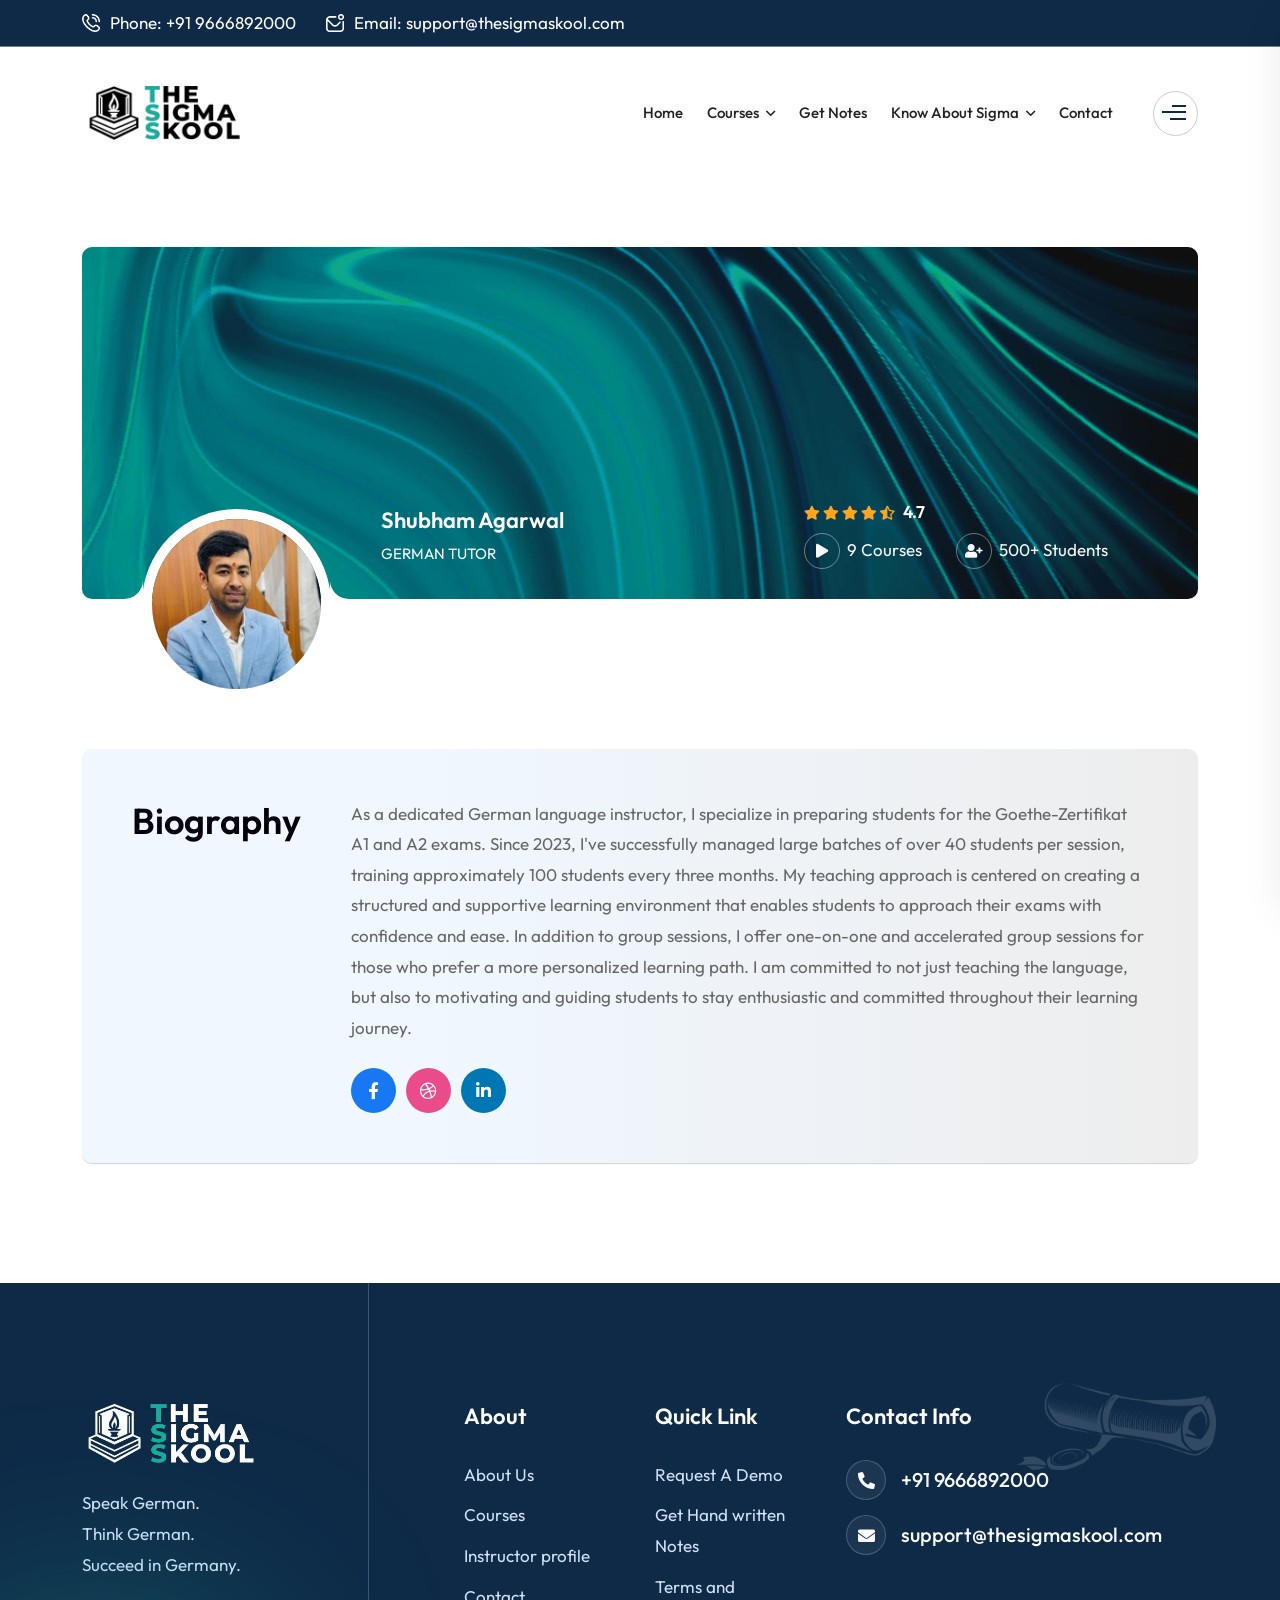
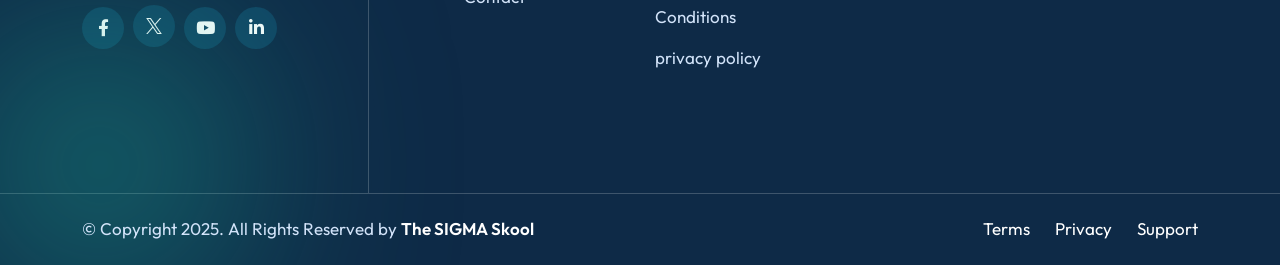
<file: profile.html>
<!DOCTYPE html>
<html lang="en">

<head>
    <!-- ========== Meta Tags ========== -->
    <meta charset="utf-8">
    <meta http-equiv="X-UA-Compatible" content="IE=edge">
    <meta name="viewport" content="width=device-width, initial-scale=1">
    <meta name="description" content="Learna - Education HTML Template">

    <!-- ========== Page Title ========== -->
    <title>The Sigma Skool</title>

    <!-- ========== Favicon Icon ========== -->
    <link rel="shortcut icon" href="assets/img/favicon.png" type="image/x-icon">

    <!-- ========== Start Stylesheet ========== -->
    <link href="assets/css/bootstrap.min.css" rel="stylesheet">
    <link href="assets/css/font-awesome.min.css" rel="stylesheet">
    <link href="assets/css/magnific-popup.css" rel="stylesheet">
    <link href="assets/css/swiper-bundle.min.css" rel="stylesheet">
    <link href="assets/css/animate.min.css" rel="stylesheet">
    <link href="assets/css/validnavs.css" rel="stylesheet">
    <link href="assets/css/helper.css" rel="stylesheet">
    <link href="assets/css/unit-test.css" rel="stylesheet">
    <link href="assets/css/style.css" rel="stylesheet">
    <link href="style.css" rel="stylesheet">
    <!-- ========== End Stylesheet ========== -->

</head>

<body>

    <!-- Start Preloader 
    ============================================= -->
    <div id="preloader">
        <div id="edufix-preloader" class="edufix-preloader">
            <div class="animation-preloader">
                <div class="spinner"></div>
                <div class="txt-loading">
                    <span data-text-preloader="S" class="letters-loading">
                        S
                    </span>
                    <span data-text-preloader="I" class="letters-loading">
                        I
                    </span>
                    <span data-text-preloader="G" class="letters-loading">
                        G
                    </span>
                    <span data-text-preloader="M" class="letters-loading">
                        M
                    </span>
                    <span data-text-preloader="A" class="letters-loading">
                        A
                    </span>
                    <!-- <span data-text-preloader="X" class="letters-loading">
                        X
                    </span> -->
                </div>
            </div>
            <div class="loader">
                <div class="row">
                    <div class="col-3 loader-section section-left">
                        <div class="bg"></div>
                    </div>
                    <div class="col-3 loader-section section-left">
                        <div class="bg"></div>
                    </div>
                    <div class="col-3 loader-section section-right">
                        <div class="bg"></div>
                    </div>
                    <div class="col-3 loader-section section-right">
                        <div class="bg"></div>
                    </div>
                </div>
            </div>
        </div>
    </div>
    <!-- End Preloader -->

    <!--[if lte IE 9]>
        <p class="browserupgrade">You are using an <strong>outdated</strong> browser. Please <a href="https://browsehappy.com/">upgrade your browser</a> to improve your experience and security.</p>
    <![endif]-->

    <!-- Start Header Top 
    ============================================= -->
    <div class="top-bar-area top-bar-style-one bg-dark text-light">
        <div class="container">
            <div class="row align-center">
                <div class="col-lg-7">
                    <ul class="item-flex">
                        <li>
                            <a href="tel:+4733378901">
                                <img src="assets/img/icon/2.png" alt="Icon"> Phone: +91 9666892000
                            </a>
                        </li>
                        <li>
                            <a href="mailto:name@email.com">
                                <img src="assets/img/icon/3.png" alt="Icon"> Email: support@thesigmaskool.com
                            </a>
                        </li>
                    </ul>
                </div>
                <div class="col-lg-5 text-end">
                    <div class="item-flex">
                        <!-- <div class="dropdown">
                            <button class="btn btn-secondary dropdown-toggle" type="button" id="dropdownMenuButton1" data-bs-toggle="dropdown" aria-expanded="false">
                                <img src="assets/img/icon/flag.png" alt="Image Not Found">
                                English <i class="fas fa-angle-down"></i>
                            </button>
                            <ul class="dropdown-menu" aria-labelledby="dropdownMenuButton1">
                              <li><a class="dropdown-item" href="#">Spanish</a></li>
                              <li><a class="dropdown-item" href="#">Arabic</a></li>
                            </ul>
                        </div> -->
                        <!-- <div>
                            <a href="#"><img src="assets/img/icon/1.png" alt="Icon"> Admin</a>
                        </div> -->
                    </div>
                </div>
            </div>
        </div>
    </div>
    <!-- End Header Top -->

    <!-- Header 
    ============================================= -->
    <header>
        <!-- Start Navigation -->
        <nav
            class="navbar mobile-sidenav navbar-sticky navbar-default validnavs dark navbar-fixed no-background inc-topbar">


            <div class="container d-flex justify-content-between align-items-center">

                <!-- Start Header Navigation -->
                <div class="item-flex">
                    <div class="navbar-header">
                        <button type="button" class="navbar-toggle" data-toggle="collapse" data-target="#navbar-menu">
                            <i class="fa fa-bars"></i>
                        </button>
                        <a class="navbar-brand" href="index.html">
                            <img src="assets/img/logo.png" class="logo" alt="Logo">
                        </a>
                    </div>
                    <!-- <form class="search-form" action="#">
                        <input type="text" placeholder="Search" class="form-control" name="text">
                        <button type="submit">
                            <i class="fa fa-search"></i>
                        </button>  
                    </form> -->
                </div>
                <!-- End Header Navigation -->

                <div class="nav-item-box d-flex justify-content-between align-items-center">
                    <!-- Collect the nav links, forms, and other content for toggling -->
                    <div class="collapse navbar-collapse" id="navbar-menu">

                        <img src="assets/img/logo.png" alt="Logo">
                        <button type="button" class="navbar-toggle" data-toggle="collapse" data-target="#navbar-menu">
                            <i class="fa fa-times"></i>
                        </button>

                        <ul class="nav navbar-nav navbar-right" data-in="fadeInDown" data-out="fadeOutUp">
                            <li class="dropdown megamenu-fw megamenu-style-two">
                                <!-- <a href="#" class="dropdown-toggle" data-toggle="dropdown">SIGMA</a>
                                <ul class="dropdown-menu megamenu-content" role="menu">
                                    
                                    <li>
                                        <div class="col-menu-wrap">
                                            <div class="menu-cal-items">
                                                <div class="col-menu">
                                                    <h4>Homepage Layout</h4>
                                                    <ul class="menu-col">
                                                        <li><a href="index.html">Home</a></li>
                                                        <li><a href="index-2.html">Digital Course Hub</a></li>
                                                        <li><a href="index-3.html">Online Academy</a></li>
                                                        <li><a href="index-4.html">Distance learning</a></li>
                                                    </ul>
                                                </div>
                                                <div c4lass="col-menu">
                                                    <h4>Homepage Layout</h4>
                                                    <ul class="menu-col">
                                                        <li><a href="index-5.html">Digital Education</a></li>
                                                        <li><a href="index-6.html">Remote Training</a></li>
                                                        <li><a href="index-7.html">University Classic</a></li>
                                                        <li><a href="index-8.html">Kindergarten</a></li>
                                                    </ul>
                                                </div>
                                            </div>
                                            <div class="megamenu-banner">
                                                <img src="assets/img/thumb/20.jpg" alt="Image Not Found">
                                            </div>
                                        </div>
                                    </li>
                                </ul>
                            </li> -->
                            <li><a href="index.html">Home</a></li>
                            <li class="dropdown megamenu-fw megamenu-style-four">
                                <a href="#" class="dropdown-toggle" data-toggle="dropdown">Courses</a>
                                <ul class="dropdown-menu megamenu-content" role="menu">
                                    <li>
                                        <div class="col-menu-wrap">
                                            <div class="col-menu">
                                                <h6 class="title">German Language</h6>
                                                <div class="content">
                                                    <ul class="menu-col">
                                                        <li><a href="a1.html">German A1</a></li>
                                                        <li><a href="a2.html">German A2</a></li>
                                                        <li><a href="b1.html">German B1</a></li>
                                                        <li><a href="a1a2.html">German A1+A2</a></li>
                                                        <li><a href="a1a2b1.html">German A1+A2+B1</a></li>
                                                        <li><a href="a2b1.html">German A2+B1</a></li>
                                                    </ul>
                                                </div>
                                            </div>
                                            <!-- <div class="col-menu">
                                                <h6 class="title">Japanese Language</h6>
                                                <div class="content">
                                                    <ul class="menu-col">
                                                        <li><a href="course-filter.html">Comming Soon</a></li>
                                                        <li><a href="course-filter-sidebar.html">Course Filter Sidebar</a></li>
                                                        <li><a href="course-filter-list.html">Course Filter List</a></li>
                                                        <li><a href="course-filter-list-sidebar.html">Course Filter List Sidebar</a></li>
                                                        <li><a href="course-single.html">Course Details</a></li>
                                                        <li><a href="course-single-2.html">Course Details Two</a></li>
                                                    </ul>
                                                </div>
                                            </div> -->
                                        </div><!-- end row -->
                                    </li>
                                </ul>
                            </li>
                            <li><a href="notes.html">Get Notes</a></li>
                            <li class="dropdown megamenu-fw megamenu-style-three">
                                <a href="#aboutus" class="dropdown-toggle" data-toggle="dropdown">Know about Sigma</a>
                                <ul class="dropdown-menu megamenu-content" role="menu">
                                    <li>
                                    <!-- <li><a href="about-us-2.html">About Us Two</a></li> -->
                                    <!-- <li><a href="instructor.html">Instructor</a></li> -->
                                    <li><a href="profile.html">Instructor Profile</a></li>
                                    <li><a href="terms-and-conditions.html">Terms and Conditions</a></li>
                                    <li><a href="privacy-policy.html">privacy-policy</a></li>
                                    <!-- <div class="col-menu-wrap">
                                            <div class="col-menu">
                                                <h6 class="title">Get Started</h6>
                                                <div class="content">
                                                    <ul class="menu-col">
                                                        <li><a href="about-us.html">About Us</a></li>
                                                        <li><a href="about-us-2.html">About Us Two</a></li>
                                                        <li><a href="instructor.html">Instructor</a></li>
                                                        <li><a href="profile.html">Instructor Profile</a></li>
                                                        <li><a href="gallery.html">Gallery</a></li>
                                                    </ul>
                                                </div>
                                            </div>
                                            <div class="col-menu">
                                                <h6 class="title">Events</h6>
                                                <div class="content">
                                                    <ul class="menu-col">
                                                        <li><a href="event.html">Event Style One</a></li>
                                                        <li><a href="event-2.html">Event Style Two</a></li>
                                                        <li><a href="event-3.html">Event Style Three</a></li>
                                                        <li><a href="event-4.html">Event Style Four</a></li>
                                                        <li><a href="event-single.html">Event Details</a></li>
                                                    </ul>
                                                </div>
                                            </div>
                                            <div class="col-menu">
                                                <h6 class="title">Important Pages</h6>
                                                <div class="content">
                                                    <ul class="menu-col">
                                                        <li><a href="membership-plan.html">Membership Plan</a></li>
                                                        <li><a href="zoom-meeting.html">Zoom Meeting</a></li>
                                                        <li><a href="zoom-meeting-details.html">Zoom Meeting Details</a></li>
                                                        <li><a href="faq.html">Faqs</a></li>
                                                        <li><a href="privacy-policy.html">Privacy Policy</a></li>
                                                    </ul>
                                                </div>
                                            </div>    
                                            <div class="col-menu">
                                                <h6 class="title">Other Pages</h6>
                                                <div class="content">
                                                    <ul class="menu-col">
                                                        <li><a href="contact-us.html">Contact Us</a></li>
                                                        <li><a href="login.html">Login</a></li>
                                                        <li><a href="register.html">Register</a></li>
                                                        <li><a href="megamenu.html">Megamenu</a></li>
                                                        <li><a href="404.html">Error page</a></li>
                                                    </ul>
                                                </div>
                                            </div>
                                        </div> -->
                            </li>
                        </ul>
                        </li>

                        <!-- <li class="dropdown">
                                <a href="#" class="dropdown-toggle" data-toggle="dropdown" >Blog</a>
                                <ul class="dropdown-menu">
                                    <li><a href="blog-standard.html">Blog Standard</a></li>
                                    <li><a href="blog-with-sidebar.html">Blog With Sidebar</a></li>
                                    <li><a href="blog-2-colum.html">Blog Grid Two Colum</a></li>
                                    <li><a href="blog-3-colum.html">Blog Grid Three Colum</a></li>
                                    <li><a href="blog-single.html">Blog Single</a></li>
                                    <li><a href="blog-single-with-sidebar.html">Blog Single With Sidebar</a></li>
                                </ul> -->
                        </li>
                        <!-- <li><a href="contact-us.html">Blog</a></li> -->
                        <li><a href="contact-us.html">Contact</a></li>
                        </ul>
                    </div><!-- /.navbar-collapse -->

                    <div class="attr-right">
                        <!-- Start Atribute Navigation -->
                        <div class="attr-nav">
                            <ul>
                                <li class="side-menu">
                                    <a href="#">
                                        <div class="menu-icon">
                                            <span class="bar-1"></span>
                                            <span class="bar-2"></span>
                                            <span class="bar-3"></span>
                                        </div>
                                    </a>
                                </li>
                            </ul>

                        </div>
                        <!-- End Atribute Navigation -->
                    </div>
                </div>

                <!-- Start Side Menu -->
                <div class="side">
                    <a href="#" class="close-side"><i class="fas fa-times"></i></a>
                    <div class="widget">
                        <div class="logo">
                            <img src="assets/img/logo-light.png" alt="Logo">
                        </div>
                        <p>
                            Sigma Skool offers expert-led German language courses guided by high-profile instructors
                            with global teaching experience. Our curriculum emphasizes real-world communication,
                            cultural fluency, and career relevance. Mastering German opens doors to international
                            education, top-tier job markets, and global networking—making language learning an
                            investment in your future success.

                        </p>
                    </div>
                    <div class="widget address">
                        <div>
                            <ul>
                                <li>
                                    <div class="content">
                                        <p>Address</p>
                                        <strong>Hyderabad</strong>
                                    </div>
                                </li>
                                <li>
                                    <div class="content">
                                        <p>Email</p>
                                        <strong>support@thesigmaskool.com</strong>
                                    </div>
                                </li>
                                <li>
                                    <div class="content">
                                        <p>Contact</p>
                                        <strong>+91 9666892000</strong>
                                    </div>
                                </li>
                            </ul>
                        </div>
                    </div>
                    <div class="row">
                    <div class="col-xl-8 offset-xl-2 col-lg-10 offset-lg-1">
                        <h2 class="title split-text">Make yourself a Sigma</h2>
                        <ul class="list-check">
                            <li><a class="btn circle btn-theme animation" href="https://wa.me/919666892000">Whatsapp
                                    Us</a></li>
                            <li><a class="btn circle btn-theme animation" href="tel:+919666892000">Call Us</a></li>
                            <li><a class="btn circle btn-theme animation" href="contact-us.html">Contact Us</a></li>
                        </ul>


                    </div>
                </div>
                    <div class="widget social">
                        <ul class="link">
                            <li><a href="#"><i class="fab fa-facebook-f"></i></a></li>
                            <li><a href="#"><i class="fab fa-twitter"></i></a></li>
                            <li><a href="#"><i class="fab fa-linkedin-in"></i></a></li>
                            <!-- <li><a href="#"><i class="fab fa-behance"></i></a></li> -->
                        </ul>
                    </div>

                </div>
                <!-- End Side Menu -->

            </div>
            <!-- Overlay screen for menu -->
            <div class="overlay-screen"></div>
            <!-- End Overlay screen for menu -->
        </nav>
        <!-- End Navigation -->
    </header>
    <!-- End Header -->
    <div class="profile-style-one-area default-padding-bottom pt-200 pt-md-120 pt-xs-70">
        <div class="container">
            <div class="instructor-profile-cover text-light bg-cover" style="background-image: url(assets/img/shape/banner-4.jpg);">
                <div class="row">
                    <div class="col-lg-12">
                        <div class="instructor-profile-cover-items">
                            <div class="thumb">
                                <div class="author">
                                    <img src="assets/img/team/m5.jpg" alt="Image Not Found">
                                </div>
                            </div>
                            <div class="info">
                                <div class="left">
                                    <h4>Shubham Agarwal</h4>
                                    <span>German Tutor</span>
                                </div>
                                <div class="right">
                                    <div class="reviews">
                                        <i class="fas fa-star"></i>
                                        <i class="fas fa-star"></i>
                                        <i class="fas fa-star"></i>
                                        <i class="fas fa-star"></i>
                                        <i class="fas fa-star-half-alt"></i>
                                        <span>4.7</span>
                                    </div>
                                    <ul>
                                        <li><i class="fas fa-play"></i> 9 Courses</li>
                                        <li><i class="fas fa-user-plus"></i> 500+ Students</li>
                                    </ul>
                                </div>
                            </div>
                        </div>
                    </div>
                </div>
            </div>
        </div>
        <div class="container">
            <div class="row">
                <div class="col-lg-12">
                    <div class="advisor-profile-info mt-60">
                        <div class="left">
                            <h2>Biography</h2>
                        </div>
                        <div class="right">
                            <p>
As a dedicated German language instructor, I specialize in preparing students for the Goethe-Zertifikat A1 and A2 exams. Since 2023, I've successfully managed large batches of over 40 students per session, training approximately 100 students every three months.

My teaching approach is centered on creating a structured and supportive learning environment that enables students to approach their exams with confidence and ease. In addition to group sessions, I offer one-on-one and accelerated group sessions for those who prefer a more personalized learning path. I am committed to not just teaching the language, but also to motivating and guiding students to stay enthusiastic and committed throughout their learning journey.

                            </p>
                            <ul class="social">
                                <li>
                                    <a href="#">
                                        <i class="fab fa-facebook-f"></i>
                                    </a>
                                </li>
                                <li>
                                    <a href="#">
                                        <i class="fab fa-dribbble"></i>
                                    </a>
                                </li>
                                <li>
                                    <a href="#">
                                        <i class="fab fa-linkedin-in"></i>
                                    </a>
                                </li>
                            </ul>
                        </div>
                    </div>
                </div>
            </div>
        </div>
    </div>
    <!-- End Profile -->

    <!-- Start Footer 
    ============================================= -->
    <footer class="bg-dark footer-style-one text-light">
        <div class="footer-shape-style-one">
            <img src="assets/img/shape/2-light.png" alt="Image Not Found">
        </div>
        <div class="container">
            <div class="f-items default-padding">
                <div class="row">
                    <div class="col-lg-4 col-md-6 footer-item pr-30 pr-md-15 pr-xs-15">
                        <div class="f-item about">
                            <div class="footer-logo">
                                <img src="assets/img/logo-light.png" alt="Image Not Found">
                            </div>
                            <p>
                                Speak German. <br>Think German. <br>Succeed in Germany.
                            </p>
                            <ul class="footer-social">
                                <li>
                                    <a href="#">
                                        <i class="fab fa-facebook-f"></i>
                                    </a>
                                </li>
                                <li>
                                    <a href="#">
                                        <img src="assets/img/icon/x.png" alt="Icon">
                                    </a>
                                </li>
                                <li>
                                    <a href="#">
                                        <i class="fab fa-youtube"></i>
                                    </a>
                                </li>
                                <li>
                                    <a href="#">
                                        <i class="fab fa-linkedin-in"></i>
                                    </a>
                                </li>
                            </ul>
                        </div>
                    </div>
                    <div class="col-lg-2 col-md-6 footer-item">
                        <div class="f-item link">
                            <h4 class="widget-title">About</h4>
                            <ul>
                                <li>
                                    <a href="#aboutus">About Us</a>
                                </li>
                                <li>
                                    <a href="#courses">Courses</a>
                                </li>

                                <li>
                                    <a href="profile.html">Instructor profile</a>
                                </li>

                                <li>
                                    <a href="contact-us.html">Contact</a>
                                </li>
                            </ul>
                        </div>
                    </div>
                    <div class="col-lg-2 col-md-6 footer-item">
                        <div class="f-item link">
                            <h4 class="widget-title">Quick Link</h4>
                            <ul>
                                <li>
                                    <a href="https://wa.me/919666892000">Request A Demo</a>
                                </li>
                                <li>
                                    <a href="notes.html">Get Hand written Notes</a>
                                </li>
                                <!-- <li>
                                    <a href="contact-us.html">Addmition</a>
                                </li> -->
                                <li>
                                    <a href="terms-and-conditions.html">Terms and Conditions</a>
                                </li>
                                <li>
                                    <a href="privacy-policy.html">privacy policy</a>
                                </li>
                                <!-- <li>
                                    <a href="about-us.html">Students</a>
                                </li> -->
                            </ul>
                        </div>
                    </div>
                    <div class="col-lg-4 col-md-6 footer-item">
                        <div class="f-item newsletter">
                            <h4 class="widget-title">Contact Info</h4>
                            <ul class="contact-list-two">
                                <li>
                                    <div class="icon">
                                        <i class="fas fa-phone-alt"></i>
                                    </div>
                                    <div class="info">
                                        <h5><a href="tel:+4733378901">+91 9666892000</a></h5>
                                    </div>
                                </li>
                                <li>
                                    <div class="icon">
                                        <i class="fas fa-envelope"></i>
                                    </div>
                                    <div class="info">
                                        <h5><a href="mailto:support@thesigmaskool.com">support@thesigmaskool.com</a>
                                        </h5>
                                    </div>
                                </li>
                            </ul>
                            <!-- <h4>Download sigma app</h4> -->
                            <!-- <ul class="app-store">
                                <li>
                                    <a href="#"><img src="assets/img/icon/4.png" alt="Image Not Found"></a>
                                </li>
                                <li>
                                    <a href="#"><img src="assets/img/icon/5.png" alt="Image Not Found"></a>
                                </li>
                                <li>
                                    <a href="#"><img src="assets/img/icon/6.png" alt="Image Not Found"></a>
                                </li>
                            </ul> -->
                        </div>
                    </div>
                </div>
            </div>
        </div>
        <!-- Start Footer Bottom -->
        <div class="footer-bottom style-one">
            <div class="container">
                <div class="row">
                    <div class="col-lg-6">
                        <p>&copy; Copyright 2025. All Rights Reserved by <a href="#">The SIGMA Skool</a></p>
                    </div>
                    <div class="col-lg-6 text-end">
                        <ul class="link-list">
                            <li>
                                <a href="terms-and-conditions.html">Terms</a>
                            </li>
                            <li>
                                <a href="privacy-policy.html">Privacy</a>
                            </li>
                            <li>
                                <a href="mailto:contact@example.com">Support</a>
                            </li>
                        </ul>
                    </div>
                </div>
            </div>
        </div>
        <!-- End Footer Bottom -->
    </footer>
    <!-- End Footer -->

    <!-- jQuery Frameworks
    ============================================= -->
    <script src="assets/js/jquery-3.7.1.min.js"></script>
    <script src="assets/js/bootstrap.bundle.min.js"></script>
    <script src="assets/js/jquery.appear.js"></script>
    <script src="assets/js/jquery.easing.min.js"></script>
    <script src="assets/js/swiper-bundle.min.js"></script>
    <script src="assets/js/progress-bar.min.js"></script>
    <script src="assets/js/isotope.pkgd.min.js"></script>
    <script src="assets/js/imagesloaded.pkgd.min.js"></script>
    <script src="assets/js/magnific-popup.min.js"></script>
    <script src="assets/js/count-to.js"></script>
    <script src="assets/js/jquery.nice-select.min.js"></script>
    <script src="assets/js/wow.min.js"></script>
    <script src="assets/js/YTPlayer.min.js"></script>
    <script src="assets/js/loopcounter.js"></script>
    <script src="assets/js/validnavs.js"></script>
    <script src="assets/js/gsap.js"></script>
    <script src="assets/js/ScrollTrigger.min.js"></script>
    <script src="assets/js/SplitText.min.js"></script>
    <script src="assets/js/main.js"></script>

</body>

</html>
</file>
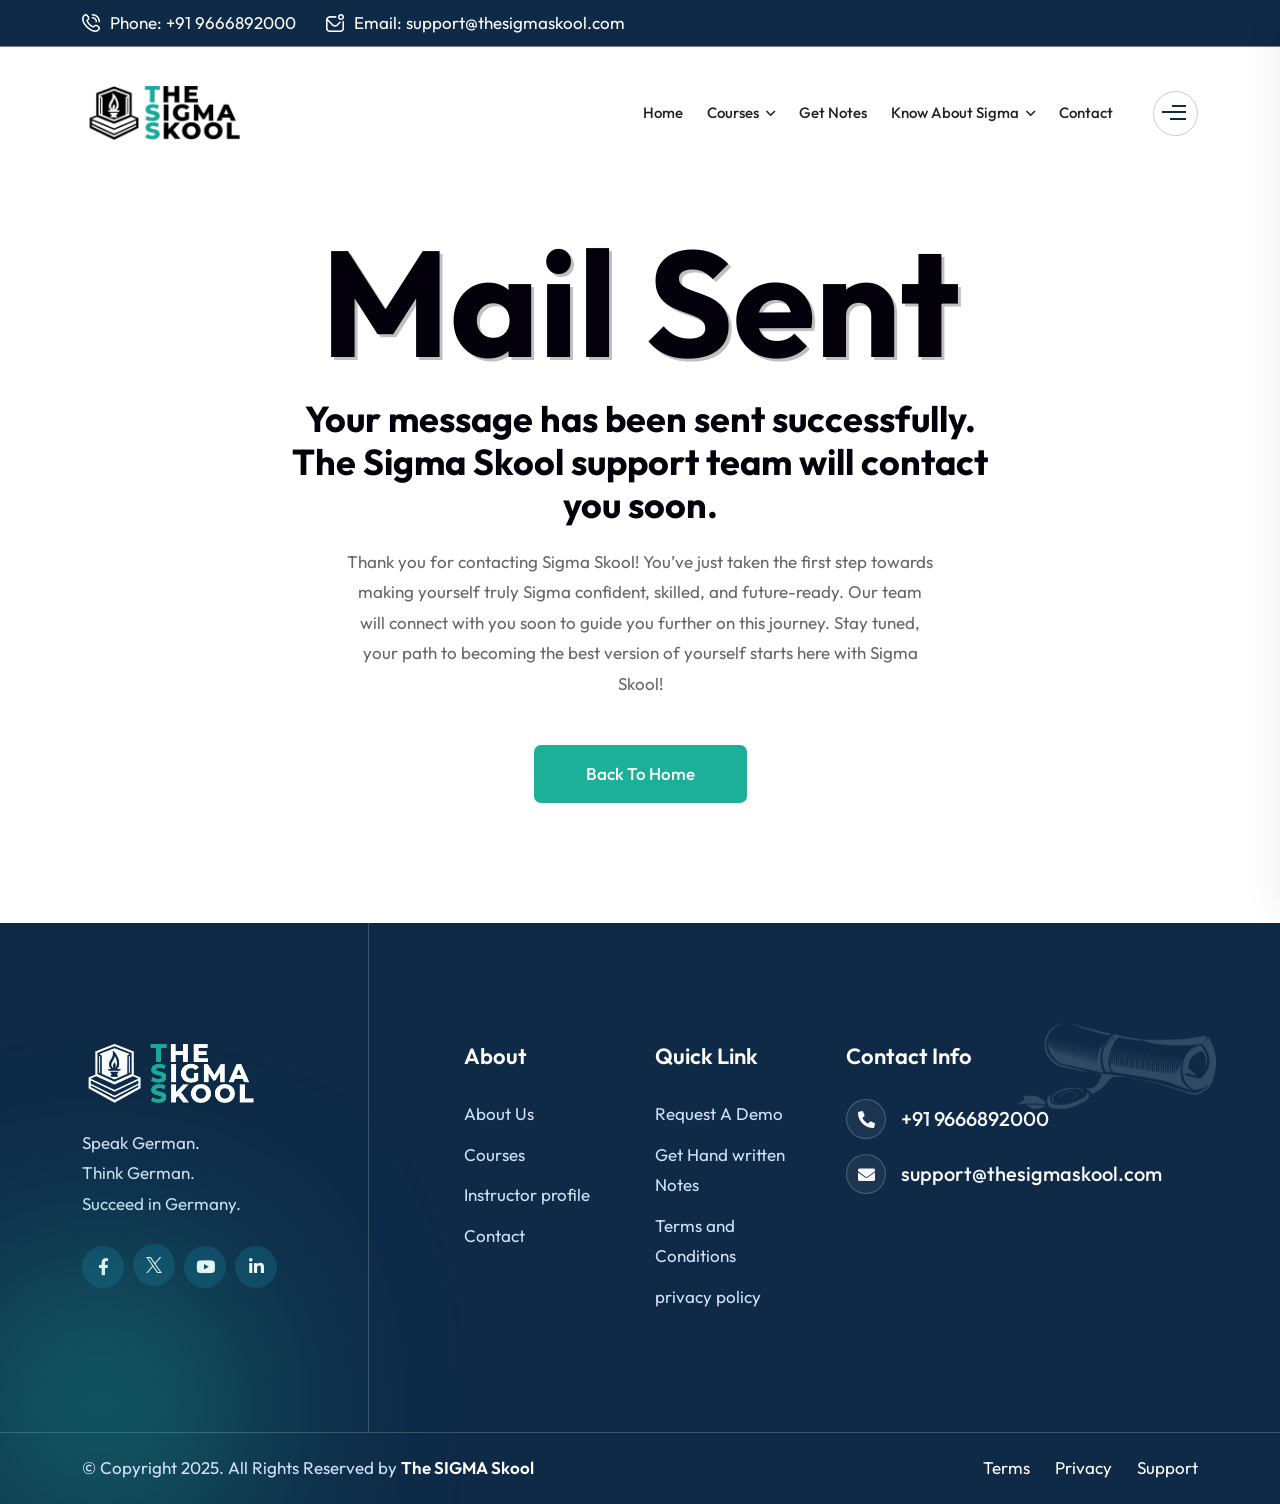
<file: sucess.html>
<!DOCTYPE html>
<html lang="en">

<head>
    <!-- ========== Meta Tags ========== -->
    <meta charset="utf-8">
    <meta http-equiv="X-UA-Compatible" content="IE=edge">
    <meta name="viewport" content="width=device-width, initial-scale=1">
    <meta name="description" content="Learna - Education HTML Template">

    <!-- ========== Page Title ========== -->
    <title>The Sigma Skool</title>

    <!-- ========== Favicon Icon ========== -->
    <link rel="shortcut icon" href="assets/img/favicon.png" type="image/x-icon">

    <!-- ========== Start Stylesheet ========== -->
    <link href="assets/css/bootstrap.min.css" rel="stylesheet">
    <link href="assets/css/font-awesome.min.css" rel="stylesheet">
    <link href="assets/css/magnific-popup.css" rel="stylesheet">
    <link href="assets/css/swiper-bundle.min.css" rel="stylesheet">
    <link href="assets/css/animate.min.css" rel="stylesheet">
    <link href="assets/css/validnavs.css" rel="stylesheet">
    <link href="assets/css/helper.css" rel="stylesheet">
    <link href="assets/css/unit-test.css" rel="stylesheet">
    <link href="assets/css/style.css" rel="stylesheet">
    <link href="style.css" rel="stylesheet">
    <!-- ========== End Stylesheet ========== -->

</head>

<body>

    <!-- Start Preloader 
    ============================================= -->
    <div id="preloader">
        <div id="edufix-preloader" class="edufix-preloader">
            <div class="animation-preloader">
                <div class="spinner"></div>
                <div class="txt-loading">
                    <span data-text-preloader="S" class="letters-loading">
                        S
                    </span>
                    <span data-text-preloader="I" class="letters-loading">
                        I
                    </span>
                    <span data-text-preloader="G" class="letters-loading">
                        G
                    </span>
                    <span data-text-preloader="M" class="letters-loading">
                        M
                    </span>
                    <span data-text-preloader="A" class="letters-loading">
                        A
                    </span>
                    <!-- <span data-text-preloader="X" class="letters-loading">
                        X
                    </span> -->
                </div>
            </div>
            <div class="loader">
                <div class="row">
                    <div class="col-3 loader-section section-left">
                        <div class="bg"></div>
                    </div>
                    <div class="col-3 loader-section section-left">
                        <div class="bg"></div>
                    </div>
                    <div class="col-3 loader-section section-right">
                        <div class="bg"></div>
                    </div>
                    <div class="col-3 loader-section section-right">
                        <div class="bg"></div>
                    </div>
                </div>
            </div>
        </div>
    </div>
    <!-- End Preloader -->

    <!--[if lte IE 9]>
        <p class="browserupgrade">You are using an <strong>outdated</strong> browser. Please <a href="https://browsehappy.com/">upgrade your browser</a> to improve your experience and security.</p>
    <![endif]-->

    <!-- Start Header Top 
    ============================================= -->
    <div class="top-bar-area top-bar-style-one bg-dark text-light">
        <div class="container">
            <div class="row align-center">
                <div class="col-lg-7">
                    <ul class="item-flex">
                        <li>
                            <a href="tel:+4733378901">
                                <img src="assets/img/icon/2.png" alt="Icon"> Phone: +91 9666892000
                            </a>
                        </li>
                        <li>
                            <a href="mailto:name@email.com">
                                <img src="assets/img/icon/3.png" alt="Icon"> Email: support@thesigmaskool.com
                            </a>
                        </li>
                    </ul>
                </div>
                <div class="col-lg-5 text-end">
                    <div class="item-flex">
                        <!-- <div class="dropdown">
                            <button class="btn btn-secondary dropdown-toggle" type="button" id="dropdownMenuButton1" data-bs-toggle="dropdown" aria-expanded="false">
                                <img src="assets/img/icon/flag.png" alt="Image Not Found">
                                English <i class="fas fa-angle-down"></i>
                            </button>
                            <ul class="dropdown-menu" aria-labelledby="dropdownMenuButton1">
                              <li><a class="dropdown-item" href="#">Spanish</a></li>
                              <li><a class="dropdown-item" href="#">Arabic</a></li>
                            </ul>
                        </div> -->
                        <!-- <div>
                            <a href="#"><img src="assets/img/icon/1.png" alt="Icon"> Admin</a>
                        </div> -->
                    </div>
                </div>
            </div>
        </div>
    </div>
    <!-- End Header Top -->

    <!-- Header 
    ============================================= -->
    <header>
        <!-- Start Navigation -->
        <nav
            class="navbar mobile-sidenav navbar-sticky navbar-default validnavs dark navbar-fixed no-background inc-topbar">


            <div class="container d-flex justify-content-between align-items-center">

                <!-- Start Header Navigation -->
                <div class="item-flex">
                    <div class="navbar-header">
                        <button type="button" class="navbar-toggle" data-toggle="collapse" data-target="#navbar-menu">
                            <i class="fa fa-bars"></i>
                        </button>
                        <a class="navbar-brand" href="index.html">
                            <img src="assets/img/logo.png" class="logo" alt="Logo">
                        </a>
                    </div>
                    <!-- <form class="search-form" action="#">
                        <input type="text" placeholder="Search" class="form-control" name="text">
                        <button type="submit">
                            <i class="fa fa-search"></i>
                        </button>  
                    </form> -->
                </div>
                <!-- End Header Navigation -->

                <div class="nav-item-box d-flex justify-content-between align-items-center">
                    <!-- Collect the nav links, forms, and other content for toggling -->
                    <div class="collapse navbar-collapse" id="navbar-menu">

                        <img src="assets/img/logo.png" alt="Logo">
                        <button type="button" class="navbar-toggle" data-toggle="collapse" data-target="#navbar-menu">
                            <i class="fa fa-times"></i>
                        </button>

                        <ul class="nav navbar-nav navbar-right" data-in="fadeInDown" data-out="fadeOutUp">
                            <li class="dropdown megamenu-fw megamenu-style-two">
                                <!-- <a href="#" class="dropdown-toggle" data-toggle="dropdown">SIGMA</a>
                                <ul class="dropdown-menu megamenu-content" role="menu">
                                    
                                    <li>
                                        <div class="col-menu-wrap">
                                            <div class="menu-cal-items">
                                                <div class="col-menu">
                                                    <h4>Homepage Layout</h4>
                                                    <ul class="menu-col">
                                                        <li><a href="index.html">Home</a></li>
                                                        <li><a href="index-2.html">Digital Course Hub</a></li>
                                                        <li><a href="index-3.html">Online Academy</a></li>
                                                        <li><a href="index-4.html">Distance learning</a></li>
                                                    </ul>
                                                </div>
                                                <div c4lass="col-menu">
                                                    <h4>Homepage Layout</h4>
                                                    <ul class="menu-col">
                                                        <li><a href="index-5.html">Digital Education</a></li>
                                                        <li><a href="index-6.html">Remote Training</a></li>
                                                        <li><a href="index-7.html">University Classic</a></li>
                                                        <li><a href="index-8.html">Kindergarten</a></li>
                                                    </ul>
                                                </div>
                                            </div>
                                            <div class="megamenu-banner">
                                                <img src="assets/img/thumb/20.jpg" alt="Image Not Found">
                                            </div>
                                        </div>
                                    </li>
                                </ul>
                            </li> -->
                            <li><a href="index.html">Home</a></li>
                            <li class="dropdown megamenu-fw megamenu-style-four">
                                <a href="#" class="dropdown-toggle" data-toggle="dropdown">Courses</a>
                                <ul class="dropdown-menu megamenu-content" role="menu">
                                    <li>
                                        <div class="col-menu-wrap">
                                            <div class="col-menu">
                                                <h6 class="title">German Language</h6>
                                                <div class="content">
                                                    <ul class="menu-col">
                                                        <li><a href="a1.html">German A1</a></li>
                                                        <li><a href="a2.html">German A2</a></li>
                                                        <li><a href="b1.html">German B1</a></li>
                                                        <li><a href="a1a2.html">German A1+A2</a></li>
                                                        <li><a href="a1a2b1.html">German A1+A2+B1</a></li>
                                                        <li><a href="a2b1.html">German A2+B1</a></li>
                                                    </ul>
                                                </div>
                                            </div>
                                            <!-- <div class="col-menu">
                                                <h6 class="title">Japanese Language</h6>
                                                <div class="content">
                                                    <ul class="menu-col">
                                                        <li><a href="course-filter.html">Comming Soon</a></li>
                                                        <li><a href="course-filter-sidebar.html">Course Filter Sidebar</a></li>
                                                        <li><a href="course-filter-list.html">Course Filter List</a></li>
                                                        <li><a href="course-filter-list-sidebar.html">Course Filter List Sidebar</a></li>
                                                        <li><a href="course-single.html">Course Details</a></li>
                                                        <li><a href="course-single-2.html">Course Details Two</a></li>
                                                    </ul>
                                                </div>
                                            </div> -->
                                        </div><!-- end row -->
                                    </li>
                                </ul>
                            </li>
                            <li><a href="notes.html">Get Notes</a></li>
                            <li class="dropdown megamenu-fw megamenu-style-three">
                                <a href="#aboutus" class="dropdown-toggle" data-toggle="dropdown">Know about Sigma</a>
                                <ul class="dropdown-menu megamenu-content" role="menu">
                                    <li>
                                    <!-- <li><a href="about-us-2.html">About Us Two</a></li> -->
                                    <!-- <li><a href="instructor.html">Instructor</a></li> -->
                                    <li><a href="profile.html">Instructor Profile</a></li>
                                    <li><a href="terms-and-conditions.html">Terms and Conditions</a></li>
                                    <li><a href="privacy-policy.html">privacy-policy</a></li>
                                    <!-- <div class="col-menu-wrap">
                                            <div class="col-menu">
                                                <h6 class="title">Get Started</h6>
                                                <div class="content">
                                                    <ul class="menu-col">
                                                        <li><a href="about-us.html">About Us</a></li>
                                                        <li><a href="about-us-2.html">About Us Two</a></li>
                                                        <li><a href="instructor.html">Instructor</a></li>
                                                        <li><a href="profile.html">Instructor Profile</a></li>
                                                        <li><a href="gallery.html">Gallery</a></li>
                                                    </ul>
                                                </div>
                                            </div>
                                            <div class="col-menu">
                                                <h6 class="title">Events</h6>
                                                <div class="content">
                                                    <ul class="menu-col">
                                                        <li><a href="event.html">Event Style One</a></li>
                                                        <li><a href="event-2.html">Event Style Two</a></li>
                                                        <li><a href="event-3.html">Event Style Three</a></li>
                                                        <li><a href="event-4.html">Event Style Four</a></li>
                                                        <li><a href="event-single.html">Event Details</a></li>
                                                    </ul>
                                                </div>
                                            </div>
                                            <div class="col-menu">
                                                <h6 class="title">Important Pages</h6>
                                                <div class="content">
                                                    <ul class="menu-col">
                                                        <li><a href="membership-plan.html">Membership Plan</a></li>
                                                        <li><a href="zoom-meeting.html">Zoom Meeting</a></li>
                                                        <li><a href="zoom-meeting-details.html">Zoom Meeting Details</a></li>
                                                        <li><a href="faq.html">Faqs</a></li>
                                                        <li><a href="privacy-policy.html">Privacy Policy</a></li>
                                                    </ul>
                                                </div>
                                            </div>    
                                            <div class="col-menu">
                                                <h6 class="title">Other Pages</h6>
                                                <div class="content">
                                                    <ul class="menu-col">
                                                        <li><a href="contact-us.html">Contact Us</a></li>
                                                        <li><a href="login.html">Login</a></li>
                                                        <li><a href="register.html">Register</a></li>
                                                        <li><a href="megamenu.html">Megamenu</a></li>
                                                        <li><a href="404.html">Error page</a></li>
                                                    </ul>
                                                </div>
                                            </div>
                                        </div> -->
                            </li>
                        </ul>
                        </li>

                        <!-- <li class="dropdown">
                                <a href="#" class="dropdown-toggle" data-toggle="dropdown" >Blog</a>
                                <ul class="dropdown-menu">
                                    <li><a href="blog-standard.html">Blog Standard</a></li>
                                    <li><a href="blog-with-sidebar.html">Blog With Sidebar</a></li>
                                    <li><a href="blog-2-colum.html">Blog Grid Two Colum</a></li>
                                    <li><a href="blog-3-colum.html">Blog Grid Three Colum</a></li>
                                    <li><a href="blog-single.html">Blog Single</a></li>
                                    <li><a href="blog-single-with-sidebar.html">Blog Single With Sidebar</a></li>
                                </ul> -->
                        </li>
                        <!-- <li><a href="contact-us.html">Blog</a></li> -->
                        <li><a href="contact-us.html">Contact</a></li>
                        </ul>
                    </div><!-- /.navbar-collapse -->

                    <div class="attr-right">
                        <!-- Start Atribute Navigation -->
                        <div class="attr-nav">
                            <ul>
                                <li class="side-menu">
                                    <a href="#">
                                        <div class="menu-icon">
                                            <span class="bar-1"></span>
                                            <span class="bar-2"></span>
                                            <span class="bar-3"></span>
                                        </div>
                                    </a>
                                </li>
                            </ul>

                        </div>
                        <!-- End Atribute Navigation -->
                    </div>
                </div>

                <!-- Start Side Menu -->
                <div class="side">
                    <a href="#" class="close-side"><i class="fas fa-times"></i></a>
                    <div class="widget">
                        <div class="logo">
                            <img src="assets/img/logo-light.png" alt="Logo">
                        </div>
                        <p>
                            Sigma Skool offers expert-led German language courses guided by high-profile instructors
                            with global teaching experience. Our curriculum emphasizes real-world communication,
                            cultural fluency, and career relevance. Mastering German opens doors to international
                            education, top-tier job markets, and global networking—making language learning an
                            investment in your future success.

                        </p>
                    </div>
                    <div class="widget address">
                        <div>
                            <ul>
                                <li>
                                    <div class="content">
                                        <p>Address</p>
                                        <strong>Hyderabad</strong>
                                    </div>
                                </li>
                                <li>
                                    <div class="content">
                                        <p>Email</p>
                                        <strong>support@thesigmaskool.com</strong>
                                    </div>
                                </li>
                                <li>
                                    <div class="content">
                                        <p>Contact</p>
                                        <strong>+91 9666892000</strong>
                                    </div>
                                </li>
                            </ul>
                        </div>
                    </div>
                    <div class="row">
                    <div class="col-xl-8 offset-xl-2 col-lg-10 offset-lg-1">
                        <h2 class="title split-text">Make yourself a Sigma</h2>
                        <ul class="list-check">
                            <li><a class="btn circle btn-theme animation" href="https://wa.me/919666892000">Whatsapp
                                    Us</a></li>
                            <li><a class="btn circle btn-theme animation" href="tel:+919666892000">Call Us</a></li>
                            <li><a class="btn circle btn-theme animation" href="contact-us.html">Contact Us</a></li>
                        </ul>


                    </div>
                </div>
                    <div class="widget social">
                        <ul class="link">
                            <li><a href="#"><i class="fab fa-facebook-f"></i></a></li>
                            <li><a href="#"><i class="fab fa-twitter"></i></a></li>
                            <li><a href="#"><i class="fab fa-linkedin-in"></i></a></li>
                            <!-- <li><a href="#"><i class="fab fa-behance"></i></a></li> -->
                        </ul>
                    </div>

                </div>
                <!-- End Side Menu -->

            </div>
            <!-- Overlay screen for menu -->
            <div class="overlay-screen"></div>
            <!-- End Overlay screen for menu -->
        </nav>
        <!-- End Navigation -->
    </header>
    <!-- End Header -->

    <!-- Start 404 
    ============================================= -->
    <div class="error-page-area default-padding text-center bg-cover">

        <div class="container">
            <div class="error-box">
                <div class="row">
                    <div class="col-lg-8 offset-lg-2">
                        <h1>Mail Sent</h1>
                        <h2>Your message has been sent successfully. The Sigma Skool support team will contact you soon.</h2>
                        <p>
                           Thank you for contacting Sigma Skool! You’ve just taken the first step towards making yourself truly Sigma confident, skilled, and future-ready. Our team will connect with you soon to guide you further on this journey. Stay tuned, your path to becoming the best version of yourself starts here with Sigma Skool!
                        </p>
                        <a class="btn mt-20 btn-md btn-theme" href="index.html">Back to home</a>
                    </div>
                </div>
            </div>
        </div>
    </div>
    <!-- End 404 -->

       <!-- Start Footer 
    ============================================= -->
    <footer class="bg-dark footer-style-one text-light">
        <div class="footer-shape-style-one">
            <img src="assets/img/shape/2-light.png" alt="Image Not Found">
        </div>
        <div class="container">
            <div class="f-items default-padding">
                <div class="row">
                    <div class="col-lg-4 col-md-6 footer-item pr-30 pr-md-15 pr-xs-15">
                        <div class="f-item about">
                            <div class="footer-logo">
                                <img src="assets/img/logo-light.png" alt="Image Not Found">
                            </div>
                            <p>
                                Speak German. <br>Think German. <br>Succeed in Germany.
                            </p>
                            <ul class="footer-social">
                                <li>
                                    <a href="#">
                                        <i class="fab fa-facebook-f"></i>
                                    </a>
                                </li>
                                <li>
                                    <a href="#">
                                        <img src="assets/img/icon/x.png" alt="Icon">
                                    </a>
                                </li>
                                <li>
                                    <a href="#">
                                        <i class="fab fa-youtube"></i>
                                    </a>
                                </li>
                                <li>
                                    <a href="#">
                                        <i class="fab fa-linkedin-in"></i>
                                    </a>
                                </li>
                            </ul>
                        </div>
                    </div>
                    <div class="col-lg-2 col-md-6 footer-item">
                        <div class="f-item link">
                            <h4 class="widget-title">About</h4>
                            <ul>
                                <li>
                                    <a href="#aboutus">About Us</a>
                                </li>
                                <li>
                                    <a href="#courses">Courses</a>
                                </li>

                                <li>
                                    <a href="profile.html">Instructor profile</a>
                                </li>

                                <li>
                                    <a href="contact-us.html">Contact</a>
                                </li>
                            </ul>
                        </div>
                    </div>
                    <div class="col-lg-2 col-md-6 footer-item">
                        <div class="f-item link">
                            <h4 class="widget-title">Quick Link</h4>
                            <ul>
                                <li>
                                    <a href="https://wa.me/919666892000">Request A Demo</a>
                                </li>
                                <li>
                                    <a href="notes.html">Get Hand written Notes</a>
                                </li>
                                <!-- <li>
                                    <a href="contact-us.html">Addmition</a>
                                </li> -->
                                <li>
                                    <a href="terms-and-conditions.html">Terms and Conditions</a>
                                </li>
                                <li>
                                    <a href="privacy-policy.html">privacy policy</a>
                                </li>
                                <!-- <li>
                                    <a href="about-us.html">Students</a>
                                </li> -->
                            </ul>
                        </div>
                    </div>
                    <div class="col-lg-4 col-md-6 footer-item">
                        <div class="f-item newsletter">
                            <h4 class="widget-title">Contact Info</h4>
                            <ul class="contact-list-two">
                                <li>
                                    <div class="icon">
                                        <i class="fas fa-phone-alt"></i>
                                    </div>
                                    <div class="info">
                                        <h5><a href="tel:+4733378901">+91 9666892000</a></h5>
                                    </div>
                                </li>
                                <li>
                                    <div class="icon">
                                        <i class="fas fa-envelope"></i>
                                    </div>
                                    <div class="info">
                                        <h5><a href="mailto:support@thesigmaskool.com">support@thesigmaskool.com</a>
                                        </h5>
                                    </div>
                                </li>
                            </ul>
                            <!-- <h4>Download sigma app</h4> -->
                            <!-- <ul class="app-store">
                                <li>
                                    <a href="#"><img src="assets/img/icon/4.png" alt="Image Not Found"></a>
                                </li>
                                <li>
                                    <a href="#"><img src="assets/img/icon/5.png" alt="Image Not Found"></a>
                                </li>
                                <li>
                                    <a href="#"><img src="assets/img/icon/6.png" alt="Image Not Found"></a>
                                </li>
                            </ul> -->
                        </div>
                    </div>
                </div>
            </div>
        </div>
        <!-- Start Footer Bottom -->
        <div class="footer-bottom style-one">
            <div class="container">
                <div class="row">
                    <div class="col-lg-6">
                        <p>&copy; Copyright 2025. All Rights Reserved by <a href="#">The SIGMA Skool</a></p>
                    </div>
                    <div class="col-lg-6 text-end">
                        <ul class="link-list">
                            <li>
                                <a href="terms-and-conditions.html">Terms</a>
                            </li>
                            <li>
                                <a href="privacy-policy.html">Privacy</a>
                            </li>
                            <li>
                                <a href="mailto:contact@example.com">Support</a>
                            </li>
                        </ul>
                    </div>
                </div>
            </div>
        </div>
        <!-- End Footer Bottom -->
    </footer>
    <!-- End Footer -->

    <!-- jQuery Frameworks
    ============================================= -->
    <script src="assets/js/jquery-3.7.1.min.js"></script>
    <script src="assets/js/bootstrap.bundle.min.js"></script>
    <script src="assets/js/jquery.appear.js"></script>
    <script src="assets/js/jquery.easing.min.js"></script>
    <script src="assets/js/swiper-bundle.min.js"></script>
    <script src="assets/js/progress-bar.min.js"></script>
    <script src="assets/js/isotope.pkgd.min.js"></script>
    <script src="assets/js/imagesloaded.pkgd.min.js"></script>
    <script src="assets/js/magnific-popup.min.js"></script>
    <script src="assets/js/count-to.js"></script>
    <script src="assets/js/jquery.nice-select.min.js"></script>
    <script src="assets/js/wow.min.js"></script>
    <script src="assets/js/YTPlayer.min.js"></script>
    <script src="assets/js/loopcounter.js"></script>
    <script src="assets/js/validnavs.js"></script>
    <script src="assets/js/gsap.js"></script>
    <script src="assets/js/ScrollTrigger.min.js"></script>
    <script src="assets/js/SplitText.min.js"></script>
    <script src="assets/js/main.js"></script>

</body>

</html>
</file>
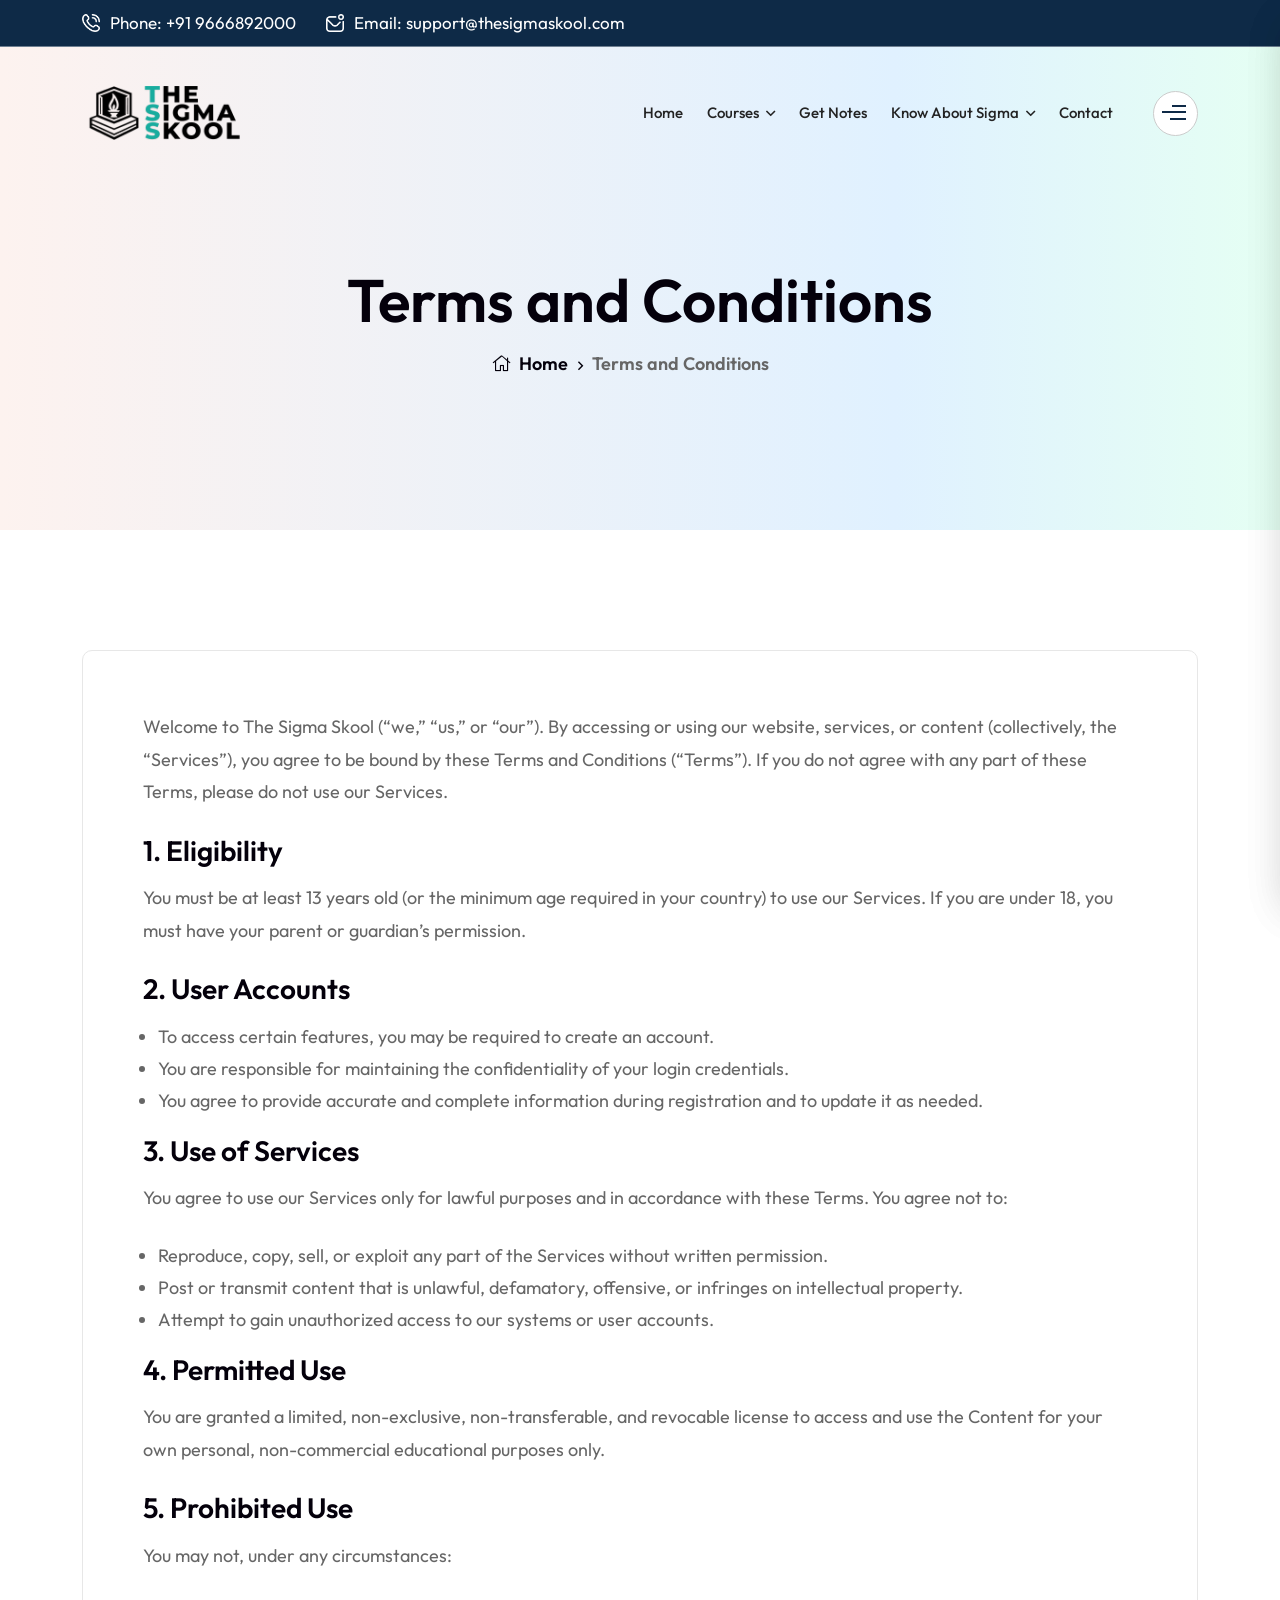
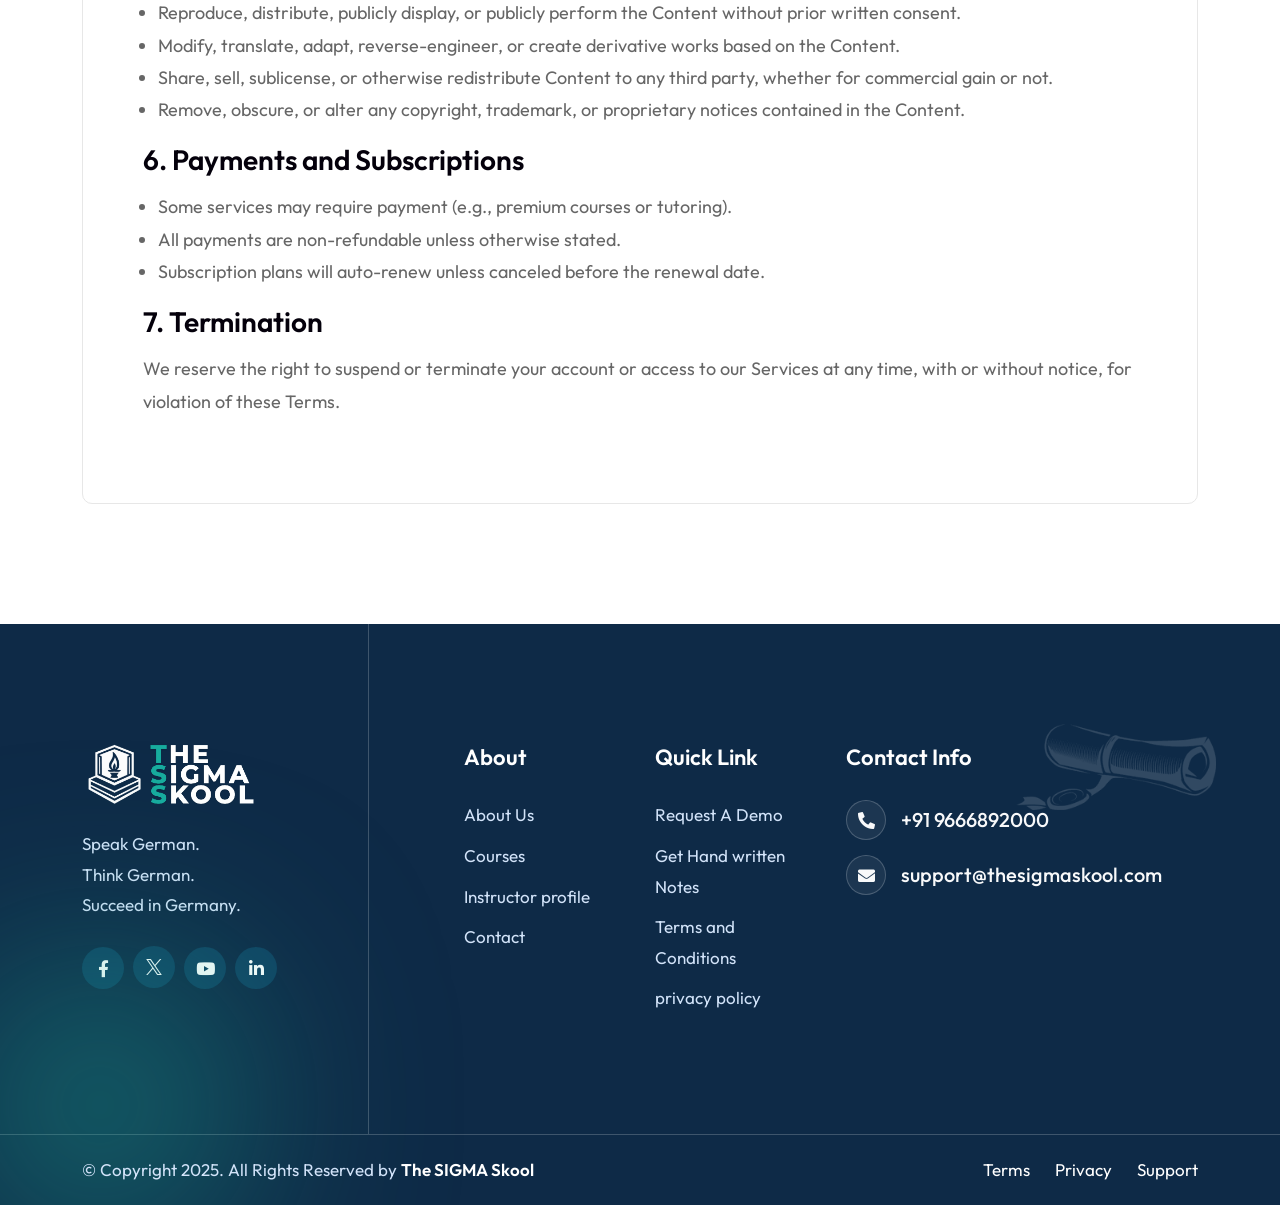
<file: terms-and-conditions.html>
<!DOCTYPE html>
<html lang="en">

<head>
    <!-- ========== Meta Tags ========== -->
    <meta charset="utf-8">
    <meta http-equiv="X-UA-Compatible" content="IE=edge">
    <meta name="viewport" content="width=device-width, initial-scale=1">
    <meta name="description" content="Learna - Education HTML Template">

    <!-- ========== Page Title ========== -->
    <title>The Sigma Skool</title>

    <!-- ========== Favicon Icon ========== -->
    <link rel="shortcut icon" href="assets/img/favicon.png" type="image/x-icon">

    <!-- ========== Start Stylesheet ========== -->
    <link href="assets/css/bootstrap.min.css" rel="stylesheet">
    <link href="assets/css/font-awesome.min.css" rel="stylesheet">
    <link href="assets/css/magnific-popup.css" rel="stylesheet">
    <link href="assets/css/swiper-bundle.min.css" rel="stylesheet">
    <link href="assets/css/animate.min.css" rel="stylesheet">
    <link href="assets/css/validnavs.css" rel="stylesheet">
    <link href="assets/css/helper.css" rel="stylesheet">
    <link href="assets/css/unit-test.css" rel="stylesheet">
    <link href="assets/css/style.css" rel="stylesheet">
    <link href="style.css" rel="stylesheet">
    <!-- ========== End Stylesheet ========== -->

</head>

<body>

    <!-- Start Preloader 
    ============================================= -->
    <div id="preloader">
        <div id="edufix-preloader" class="edufix-preloader">
            <div class="animation-preloader">
                <div class="spinner"></div>
                <div class="txt-loading">
                    <span data-text-preloader="S" class="letters-loading">
                        S
                    </span>
                    <span data-text-preloader="I" class="letters-loading">
                        I
                    </span>
                    <span data-text-preloader="G" class="letters-loading">
                        G
                    </span>
                    <span data-text-preloader="M" class="letters-loading">
                        M
                    </span>
                    <span data-text-preloader="A" class="letters-loading">
                        A
                    </span>
                    <!-- <span data-text-preloader="X" class="letters-loading">
                        X
                    </span> -->
                </div>
            </div>
            <div class="loader">
                <div class="row">
                    <div class="col-3 loader-section section-left">
                        <div class="bg"></div>
                    </div>
                    <div class="col-3 loader-section section-left">
                        <div class="bg"></div>
                    </div>
                    <div class="col-3 loader-section section-right">
                        <div class="bg"></div>
                    </div>
                    <div class="col-3 loader-section section-right">
                        <div class="bg"></div>
                    </div>
                </div>
            </div>
        </div>
    </div>
    <!-- End Preloader -->

    <!--[if lte IE 9]>
        <p class="browserupgrade">You are using an <strong>outdated</strong> browser. Please <a href="https://browsehappy.com/">upgrade your browser</a> to improve your experience and security.</p>
    <![endif]-->

    <!-- Start Header Top 
    ============================================= -->
    <div class="top-bar-area top-bar-style-one bg-dark text-light">
        <div class="container">
            <div class="row align-center">
                <div class="col-lg-7">
                    <ul class="item-flex">
                        <li>
                            <a href="tel:+4733378901">
                                <img src="assets/img/icon/2.png" alt="Icon"> Phone: +91 9666892000
                            </a>
                        </li>
                        <li>
                            <a href="mailto:name@email.com">
                                <img src="assets/img/icon/3.png" alt="Icon"> Email: support@thesigmaskool.com
                            </a>
                        </li>
                    </ul>
                </div>
                <div class="col-lg-5 text-end">
                    <div class="item-flex">
                        <!-- <div class="dropdown">
                            <button class="btn btn-secondary dropdown-toggle" type="button" id="dropdownMenuButton1" data-bs-toggle="dropdown" aria-expanded="false">
                                <img src="assets/img/icon/flag.png" alt="Image Not Found">
                                English <i class="fas fa-angle-down"></i>
                            </button>
                            <ul class="dropdown-menu" aria-labelledby="dropdownMenuButton1">
                              <li><a class="dropdown-item" href="#">Spanish</a></li>
                              <li><a class="dropdown-item" href="#">Arabic</a></li>
                            </ul>
                        </div> -->
                        <!-- <div>
                            <a href="#"><img src="assets/img/icon/1.png" alt="Icon"> Admin</a>
                        </div> -->
                    </div>
                </div>
            </div>
        </div>
    </div>
    <!-- End Header Top -->

    <!-- Header 
    ============================================= -->
    <header>
        <!-- Start Navigation -->
        <nav
            class="navbar mobile-sidenav navbar-sticky navbar-default validnavs dark navbar-fixed no-background inc-topbar">


            <div class="container d-flex justify-content-between align-items-center">

                <!-- Start Header Navigation -->
                <div class="item-flex">
                    <div class="navbar-header">
                        <button type="button" class="navbar-toggle" data-toggle="collapse" data-target="#navbar-menu">
                            <i class="fa fa-bars"></i>
                        </button>
                        <a class="navbar-brand" href="index.html">
                            <img src="assets/img/logo.png" class="logo" alt="Logo">
                        </a>
                    </div>
                    <!-- <form class="search-form" action="#">
                        <input type="text" placeholder="Search" class="form-control" name="text">
                        <button type="submit">
                            <i class="fa fa-search"></i>
                        </button>  
                    </form> -->
                </div>
                <!-- End Header Navigation -->

                <div class="nav-item-box d-flex justify-content-between align-items-center">
                    <!-- Collect the nav links, forms, and other content for toggling -->
                    <div class="collapse navbar-collapse" id="navbar-menu">

                        <img src="assets/img/logo.png" alt="Logo">
                        <button type="button" class="navbar-toggle" data-toggle="collapse" data-target="#navbar-menu">
                            <i class="fa fa-times"></i>
                        </button>

                        <ul class="nav navbar-nav navbar-right" data-in="fadeInDown" data-out="fadeOutUp">
                            <li class="dropdown megamenu-fw megamenu-style-two">
                                <!-- <a href="#" class="dropdown-toggle" data-toggle="dropdown">SIGMA</a>
                                <ul class="dropdown-menu megamenu-content" role="menu">
                                    
                                    <li>
                                        <div class="col-menu-wrap">
                                            <div class="menu-cal-items">
                                                <div class="col-menu">
                                                    <h4>Homepage Layout</h4>
                                                    <ul class="menu-col">
                                                        <li><a href="index.html">Home</a></li>
                                                        <li><a href="index-2.html">Digital Course Hub</a></li>
                                                        <li><a href="index-3.html">Online Academy</a></li>
                                                        <li><a href="index-4.html">Distance learning</a></li>
                                                    </ul>
                                                </div>
                                                <div c4lass="col-menu">
                                                    <h4>Homepage Layout</h4>
                                                    <ul class="menu-col">
                                                        <li><a href="index-5.html">Digital Education</a></li>
                                                        <li><a href="index-6.html">Remote Training</a></li>
                                                        <li><a href="index-7.html">University Classic</a></li>
                                                        <li><a href="index-8.html">Kindergarten</a></li>
                                                    </ul>
                                                </div>
                                            </div>
                                            <div class="megamenu-banner">
                                                <img src="assets/img/thumb/20.jpg" alt="Image Not Found">
                                            </div>
                                        </div>
                                    </li>
                                </ul>
                            </li> -->
                            <li><a href="index.html">Home</a></li>
                            <li class="dropdown megamenu-fw megamenu-style-four">
                                <a href="#" class="dropdown-toggle" data-toggle="dropdown">Courses</a>
                                <ul class="dropdown-menu megamenu-content" role="menu">
                                    <li>
                                        <div class="col-menu-wrap">
                                            <div class="col-menu">
                                                <h6 class="title">German Language</h6>
                                                <div class="content">
                                                    <ul class="menu-col">
                                                        <li><a href="a1.html">German A1</a></li>
                                                        <li><a href="a2.html">German A2</a></li>
                                                        <li><a href="b1.html">German B1</a></li>
                                                        <li><a href="a1a2.html">German A1+A2</a></li>
                                                        <li><a href="a1a2b1.html">German A1+A2+B1</a></li>
                                                        <li><a href="a2b1.html">German A2+B1</a></li>
                                                    </ul>
                                                </div>
                                            </div>
                                            <!-- <div class="col-menu">
                                                <h6 class="title">Japanese Language</h6>
                                                <div class="content">
                                                    <ul class="menu-col">
                                                        <li><a href="course-filter.html">Comming Soon</a></li>
                                                        <li><a href="course-filter-sidebar.html">Course Filter Sidebar</a></li>
                                                        <li><a href="course-filter-list.html">Course Filter List</a></li>
                                                        <li><a href="course-filter-list-sidebar.html">Course Filter List Sidebar</a></li>
                                                        <li><a href="course-single.html">Course Details</a></li>
                                                        <li><a href="course-single-2.html">Course Details Two</a></li>
                                                    </ul>
                                                </div>
                                            </div> -->
                                        </div><!-- end row -->
                                    </li>
                                </ul>
                            </li>
                            <li><a href="notes.html">Get Notes</a></li>
                            <li class="dropdown megamenu-fw megamenu-style-three">
                                <a href="#aboutus" class="dropdown-toggle" data-toggle="dropdown">Know about Sigma</a>
                                <ul class="dropdown-menu megamenu-content" role="menu">
                                    <li>
                                    <!-- <li><a href="about-us-2.html">About Us Two</a></li> -->
                                    <!-- <li><a href="instructor.html">Instructor</a></li> -->
                                    <li><a href="profile.html">Instructor Profile</a></li>
                                    <li><a href="terms-and-conditions.html">Terms and Conditions</a></li>
                                    <li><a href="privacy-policy.html">privacy-policy</a></li>
                                    <!-- <div class="col-menu-wrap">
                                            <div class="col-menu">
                                                <h6 class="title">Get Started</h6>
                                                <div class="content">
                                                    <ul class="menu-col">
                                                        <li><a href="about-us.html">About Us</a></li>
                                                        <li><a href="about-us-2.html">About Us Two</a></li>
                                                        <li><a href="instructor.html">Instructor</a></li>
                                                        <li><a href="profile.html">Instructor Profile</a></li>
                                                        <li><a href="gallery.html">Gallery</a></li>
                                                    </ul>
                                                </div>
                                            </div>
                                            <div class="col-menu">
                                                <h6 class="title">Events</h6>
                                                <div class="content">
                                                    <ul class="menu-col">
                                                        <li><a href="event.html">Event Style One</a></li>
                                                        <li><a href="event-2.html">Event Style Two</a></li>
                                                        <li><a href="event-3.html">Event Style Three</a></li>
                                                        <li><a href="event-4.html">Event Style Four</a></li>
                                                        <li><a href="event-single.html">Event Details</a></li>
                                                    </ul>
                                                </div>
                                            </div>
                                            <div class="col-menu">
                                                <h6 class="title">Important Pages</h6>
                                                <div class="content">
                                                    <ul class="menu-col">
                                                        <li><a href="membership-plan.html">Membership Plan</a></li>
                                                        <li><a href="zoom-meeting.html">Zoom Meeting</a></li>
                                                        <li><a href="zoom-meeting-details.html">Zoom Meeting Details</a></li>
                                                        <li><a href="faq.html">Faqs</a></li>
                                                        <li><a href="privacy-policy.html">Privacy Policy</a></li>
                                                    </ul>
                                                </div>
                                            </div>    
                                            <div class="col-menu">
                                                <h6 class="title">Other Pages</h6>
                                                <div class="content">
                                                    <ul class="menu-col">
                                                        <li><a href="contact-us.html">Contact Us</a></li>
                                                        <li><a href="login.html">Login</a></li>
                                                        <li><a href="register.html">Register</a></li>
                                                        <li><a href="megamenu.html">Megamenu</a></li>
                                                        <li><a href="404.html">Error page</a></li>
                                                    </ul>
                                                </div>
                                            </div>
                                        </div> -->
                            </li>
                        </ul>
                        </li>

                        <!-- <li class="dropdown">
                                <a href="#" class="dropdown-toggle" data-toggle="dropdown" >Blog</a>
                                <ul class="dropdown-menu">
                                    <li><a href="blog-standard.html">Blog Standard</a></li>
                                    <li><a href="blog-with-sidebar.html">Blog With Sidebar</a></li>
                                    <li><a href="blog-2-colum.html">Blog Grid Two Colum</a></li>
                                    <li><a href="blog-3-colum.html">Blog Grid Three Colum</a></li>
                                    <li><a href="blog-single.html">Blog Single</a></li>
                                    <li><a href="blog-single-with-sidebar.html">Blog Single With Sidebar</a></li>
                                </ul> -->
                        </li>
                        <!-- <li><a href="contact-us.html">Blog</a></li> -->
                        <li><a href="contact-us.html">Contact</a></li>
                        </ul>
                    </div><!-- /.navbar-collapse -->

                    <div class="attr-right">
                        <!-- Start Atribute Navigation -->
                        <div class="attr-nav">
                            <ul>
                                <li class="side-menu">
                                    <a href="#">
                                        <div class="menu-icon">
                                            <span class="bar-1"></span>
                                            <span class="bar-2"></span>
                                            <span class="bar-3"></span>
                                        </div>
                                    </a>
                                </li>
                            </ul>

                        </div>
                        <!-- End Atribute Navigation -->
                    </div>
                </div>

                <!-- Start Side Menu -->
                <div class="side">
                    <a href="#" class="close-side"><i class="fas fa-times"></i></a>
                    <div class="widget">
                        <div class="logo">
                            <img src="assets/img/logo-light.png" alt="Logo">
                        </div>
                        <p>
                            Sigma Skool offers expert-led German language courses guided by high-profile instructors
                            with global teaching experience. Our curriculum emphasizes real-world communication,
                            cultural fluency, and career relevance. Mastering German opens doors to international
                            education, top-tier job markets, and global networking—making language learning an
                            investment in your future success.

                        </p>
                    </div>
                    <div class="widget address">
                        <div>
                            <ul>
                                <li>
                                    <div class="content">
                                        <p>Address</p>
                                        <strong>Hyderabad</strong>
                                    </div>
                                </li>
                                <li>
                                    <div class="content">
                                        <p>Email</p>
                                        <strong>support@thesigmaskool.com</strong>
                                    </div>
                                </li>
                                <li>
                                    <div class="content">
                                        <p>Contact</p>
                                        <strong>+91 9666892000</strong>
                                    </div>
                                </li>
                            </ul>
                        </div>
                    </div>
                    <div class="row">
                    <div class="col-xl-8 offset-xl-2 col-lg-10 offset-lg-1">
                        <h2 class="title split-text">Make yourself a Sigma</h2>
                        <ul class="list-check">
                            <li><a class="btn circle btn-theme animation" href="https://wa.me/919666892000">Whatsapp
                                    Us</a></li>
                            <li><a class="btn circle btn-theme animation" href="tel:+919666892000">Call Us</a></li>
                            <li><a class="btn circle btn-theme animation" href="contact-us.html">Contact Us</a></li>
                        </ul>


                    </div>
                </div>
                    <div class="widget social">
                        <ul class="link">
                            <li><a href="#"><i class="fab fa-facebook-f"></i></a></li>
                            <li><a href="#"><i class="fab fa-twitter"></i></a></li>
                            <li><a href="#"><i class="fab fa-linkedin-in"></i></a></li>
                            <!-- <li><a href="#"><i class="fab fa-behance"></i></a></li> -->
                        </ul>
                    </div>

                </div>
                <!-- End Side Menu -->

            </div>
            <!-- Overlay screen for menu -->
            <div class="overlay-screen"></div>
            <!-- End Overlay screen for menu -->
        </nav>
        <!-- End Navigation -->
    </header>
    <!-- End Header -->

                <!-- Start Side Menu -->
                <div class="side">
                    <a href="#" class="close-side"><i class="fas fa-times"></i></a>
                    <div class="widget">
                        <div class="logo">
                            <img src="assets/img/logo-light.png" alt="Logo">
                        </div>
                        <p>
                            Sigma Skool offers expert-led German language courses guided by high-profile instructors with global teaching experience. Our curriculum emphasizes real-world communication, cultural fluency, and career relevance. Mastering German opens doors to international education, top-tier job markets, and global networking—making language learning an investment in your future success.






                        </p>
                    </div>
                    <div class="widget address">
                        <div>
                            <ul>
                                <li>
                                    <div class="content">
                                        <p>Address</p> 
                                        <strong>Hyderabad</strong>
                                    </div>
                                </li>
                                <li>
                                    <div class="content">
                                        <p>Email</p> 
                                        <strong>support@thesigmaskool.com</strong>
                                    </div>
                                </li>
                                <li>
                                    <div class="content">
                                        <p>Contact</p> 
                                        <strong>+91 9666892000</strong>
                                    </div>
                                </li>
                            </ul>
                        </div>
                    </div>
                    <div class="widget newsletter">
                        <h4 class="title">Make yourself a SIGMA</h4>
                        <form action="#">
                            <div class="input-group stylish-input-group">
                                <input type="email" placeholder="Enter your e-mail" class="form-control" name="email">
                                <span class="input-group-addon">
                                    <button type="submit">
                                        <i class="fa fa-long-arrow-right"></i>
                                    </button>  
                                </span>
                            </div>
                        </form>
                    </div>
                    <div class="widget social">
                        <ul class="link">
                            <li><a href="#"><i class="fab fa-facebook-f"></i></a></li>
                            <li><a href="#"><i class="fab fa-twitter"></i></a></li>
                            <li><a href="https://www.linkedin.com/in/shubham-agarwal-313710382/"><i class="fab fa-linkedin-in"></i></a></li>
                            <li><a href="#"><i class="fab fa-behance"></i></a></li>
                        </ul>
                    </div>

                </div>
                <!-- End Side Menu -->

            </div>   
            <!-- Overlay screen for menu -->
            <div class="overlay-screen"></div>
            <!-- End Overlay screen for menu -->
        </nav>
        <!-- End Navigation -->
    </header>
    <!-- End Header -->
    <!-- Start Breadcrumb 
    ============================================= -->
    <div class="breadcrumb-area text-center bg-gray-gradient-secondary">
        <div class="container">
            <div class="row">
                <div class="col-lg-8 offset-lg-2">
                    <h1>Terms and Conditions</h1>
                    <nav aria-label="breadcrumb">
                        <ol class="breadcrumb">
                            <li><a href="#"><i class="fas fa-home"></i> Home</a></li>
                            <li class="active">Terms and Conditions</li>
                        </ol>
                    </nav>
                </div>
            </div>
        </div>
    </div>
    <!-- End Breadcrumb -->

    <!-- Start Privacy Policy
    ============================================= -->
    <div class="privacy-policy-area default-padding">
        <div class="container">
            <div class="privacy-pages">
                <div class="row">
                    <p>
                        Welcome to The Sigma Skool (“we,” “us,” or “our”). By accessing or using our website, services, or content (collectively, the “Services”), you agree to be bound by these Terms and Conditions (“Terms”). If you do not agree with any part of these Terms, please do not use our Services.
                    </p>
                    <h3>1. Eligibility</h3>
                    <p>
                       You must be at least 13 years old (or the minimum age required in your country) to use our Services. If you are under 18, you must have your parent or guardian’s permission.
                    </p>
                    <!-- <h5>1.1 Personal Information</h5>
                    <ul>
                        <li>Name</li>
                        <li>Email address</li>
                        <li>Phone number</li>
                        <li>Billing address</li>
                        <li>Payment information (processed securely via third-party services)</li>
                    </ul> -->
                    <h3>2. User Accounts</h3>
                    <!-- <p>
                        We use the information we collect for the following purposes:
                    </p> -->
                    <ul>
                        <li>To access certain features, you may be required to create an account.</li>
                        <li>You are responsible for maintaining the confidentiality of your login credentials.</li>
                        <li>You agree to provide accurate and complete information during registration and to update it as needed.</li>
                    </ul>
                    <h3>3. Use of Services</h3>
                    <p>
                        You agree to use our Services only for lawful purposes and in accordance with these Terms. You agree not to:
                    </p>
                    <ul>
                        <li>
                            Reproduce, copy, sell, or exploit any part of the Services without written permission.
                        </li>
                        <li>
                            Post or transmit content that is unlawful, defamatory, offensive, or infringes on intellectual property.
                        </li>
                        <li>
                           Attempt to gain unauthorized access to our systems or user accounts.
                        </li>
                    </ul>
                    <h3>4. Permitted Use</h3>
                    <p>
                        You are granted a limited, non-exclusive, non-transferable, and revocable license to access and use the Content for your own personal, non-commercial educational purposes only.
                    </p>
                    <h3>5. Prohibited Use</h3>
                    <p>
                        You may not, under any circumstances:
                    </p>
                    <ul>
                        <li>
                            Reproduce, distribute, publicly display, or publicly perform the Content without prior written consent.
                        </li>
                        <li>
                            Modify, translate, adapt, reverse-engineer, or create derivative works based on the Content.
                        </li>
                        <li>
                            Share, sell, sublicense, or otherwise redistribute Content to any third party, whether for commercial gain or not.
                        <li>
                            Remove, obscure, or alter any copyright, trademark, or proprietary notices contained in the Content.
                        </li>
                    </ul>
                    <h3>6. Payments and Subscriptions</h3>
                    <!-- <p>
                        We use cookies and similar technologies to:
                    </p> -->
                    <ul>
                        <li>Some services may require payment (e.g., premium courses or tutoring).</li>
                        <li>All payments are non-refundable unless otherwise stated.</li>
                        <li>Subscription plans will auto-renew unless canceled before the renewal date.</li>
                    </ul>
                    <!-- <p>
                        You can manage cookie preferences through your browser settings.
                    </p> -->
                    <h3>7. Termination</h3>
                    <p>
                        We reserve the right to suspend or terminate your account or access to our Services at any time, with or without notice, for violation of these Terms.
                    </p>
                    <!-- <h3>8. Children’s Privacy</h3>
                    <p>
                        Our platform is not intended for children under the age of 13, and we do not knowingly collect personal information from them. If you believe a child has provided us with data, contact us to remove it.
                    </p> -->
                </div>
            </div>
        </div>
    </div>
    <!-- End Privacy Policy  -->

     <!-- Start Footer 
    ============================================= -->
    <footer class="bg-dark footer-style-one text-light">
        <div class="footer-shape-style-one">
            <img src="assets/img/shape/2-light.png" alt="Image Not Found">
        </div>
        <div class="container">
            <div class="f-items default-padding">
                <div class="row">
                    <div class="col-lg-4 col-md-6 footer-item pr-30 pr-md-15 pr-xs-15">
                        <div class="f-item about">
                            <div class="footer-logo">
                                <img src="assets/img/logo-light.png" alt="Image Not Found">
                            </div>
                            <p>
                                Speak German. <br>Think German. <br>Succeed in Germany.
                            </p>
                            <ul class="footer-social">
                                <li>
                                    <a href="#">
                                        <i class="fab fa-facebook-f"></i>
                                    </a>
                                </li>
                                <li>
                                    <a href="#">
                                        <img src="assets/img/icon/x.png" alt="Icon">
                                    </a>
                                </li>
                                <li>
                                    <a href="#">
                                        <i class="fab fa-youtube"></i>
                                    </a>
                                </li>
                                <li>
                                    <a href="#">
                                        <i class="fab fa-linkedin-in"></i>
                                    </a>
                                </li>
                            </ul>
                        </div>
                    </div>
                    <div class="col-lg-2 col-md-6 footer-item">
                        <div class="f-item link">
                            <h4 class="widget-title">About</h4>
                            <ul>
                                <li>
                                    <a href="#aboutus">About Us</a>
                                </li>
                                <li>
                                    <a href="#courses">Courses</a>
                                </li>

                                <li>
                                    <a href="profile.html">Instructor profile</a>
                                </li>

                                <li>
                                    <a href="contact-us.html">Contact</a>
                                </li>
                            </ul>
                        </div>
                    </div>
                    <div class="col-lg-2 col-md-6 footer-item">
                        <div class="f-item link">
                            <h4 class="widget-title">Quick Link</h4>
                            <ul>
                                <li>
                                    <a href="https://wa.me/919666892000">Request A Demo</a>
                                </li>
                                <li>
                                    <a href="notes.html">Get Hand written Notes</a>
                                </li>
                                <!-- <li>
                                    <a href="contact-us.html">Addmition</a>
                                </li> -->
                                <li>
                                    <a href="terms-and-conditions.html">Terms and Conditions</a>
                                </li>
                                <li>
                                    <a href="privacy-policy.html">privacy policy</a>
                                </li>
                                <!-- <li>
                                    <a href="about-us.html">Students</a>
                                </li> -->
                            </ul>
                        </div>
                    </div>
                    <div class="col-lg-4 col-md-6 footer-item">
                        <div class="f-item newsletter">
                            <h4 class="widget-title">Contact Info</h4>
                            <ul class="contact-list-two">
                                <li>
                                    <div class="icon">
                                        <i class="fas fa-phone-alt"></i>
                                    </div>
                                    <div class="info">
                                        <h5><a href="tel:+4733378901">+91 9666892000</a></h5>
                                    </div>
                                </li>
                                <li>
                                    <div class="icon">
                                        <i class="fas fa-envelope"></i>
                                    </div>
                                    <div class="info">
                                        <h5><a href="mailto:support@thesigmaskool.com">support@thesigmaskool.com</a>
                                        </h5>
                                    </div>
                                </li>
                            </ul>
                            <!-- <h4>Download sigma app</h4> -->
                            <!-- <ul class="app-store">
                                <li>
                                    <a href="#"><img src="assets/img/icon/4.png" alt="Image Not Found"></a>
                                </li>
                                <li>
                                    <a href="#"><img src="assets/img/icon/5.png" alt="Image Not Found"></a>
                                </li>
                                <li>
                                    <a href="#"><img src="assets/img/icon/6.png" alt="Image Not Found"></a>
                                </li>
                            </ul> -->
                        </div>
                    </div>
                </div>
            </div>
        </div>
        <!-- Start Footer Bottom -->
        <div class="footer-bottom style-one">
            <div class="container">
                <div class="row">
                    <div class="col-lg-6">
                        <p>&copy; Copyright 2025. All Rights Reserved by <a href="#">The SIGMA Skool</a></p>
                    </div>
                    <div class="col-lg-6 text-end">
                        <ul class="link-list">
                            <li>
                                <a href="terms-and-conditions.html">Terms</a>
                            </li>
                            <li>
                                <a href="privacy-policy.html">Privacy</a>
                            </li>
                            <li>
                                <a href="mailto:contact@example.com">Support</a>
                            </li>
                        </ul>
                    </div>
                </div>
            </div>
        </div>
        <!-- End Footer Bottom -->
    </footer>
    <!-- End Footer -->

    <!-- jQuery Frameworks
    ============================================= -->
    <script src="assets/js/jquery-3.7.1.min.js"></script>
    <script src="assets/js/bootstrap.bundle.min.js"></script>
    <script src="assets/js/jquery.appear.js"></script>
    <script src="assets/js/jquery.easing.min.js"></script>
    <script src="assets/js/swiper-bundle.min.js"></script>
    <script src="assets/js/progress-bar.min.js"></script>
    <script src="assets/js/isotope.pkgd.min.js"></script>
    <script src="assets/js/imagesloaded.pkgd.min.js"></script>
    <script src="assets/js/magnific-popup.min.js"></script>
    <script src="assets/js/count-to.js"></script>
    <script src="assets/js/jquery.nice-select.min.js"></script>
    <script src="assets/js/wow.min.js"></script>
    <script src="assets/js/YTPlayer.min.js"></script>
    <script src="assets/js/loopcounter.js"></script>
    <script src="assets/js/validnavs.js"></script>
    <script src="assets/js/gsap.js"></script>
    <script src="assets/js/ScrollTrigger.min.js"></script>
    <script src="assets/js/SplitText.min.js"></script>
    <script src="assets/js/main.js"></script>

</body>

</html>
</file>
<file: assets/css/validnavs.css>
/* ----------------------------------

Template Name: Validnavs - Multipurpose Navbar Menu
Author: validtheme
Description:
Version: 1.0

------------------------------------- */


:root {
	--box-shadow: 0px 0px 20px 0px rgba(7, 20, 52, .1);
	--box-shadow-secondary: 0 6px 12px rgba(0, 0, 0, 0.175);
	--box-shadow-extra: 0 5px 50px 0 rgba(0, 0, 0, 0.15);
	--box-shadow-dark: 0px 0px 0px;
}


/* Default for supporting bootstrap */


@media (min-width: 768px) {
	.nav-box .container,
	.nav-box .container-lg,
	.nav-box .container-md,
	.nav-box .container-sm,
	.nav-box .container-xl {
		max-width: 720px;
		width: 720px;
	}
}

@media (min-width: 992px) {
	.nav-box .container,
	.nav-box .container-lg,
	.nav-box .container-md,
	.nav-box .container-sm,
	.nav-box .container-xl {
		max-width: 960px;
		width: 960px;
	}
}

@media (min-width: 1200px) {
	.nav-box .container,
	.nav-box .container-lg,
	.nav-box .container-md,
	.nav-box .container-sm,
	.nav-box .container-xl {
		max-width: 1200px;
		width: 1200px;
	}
}

.navbar .container,
.navbar .container-fluid,
.navbar .container-lg,
.navbar .container-md,
.navbar .container-sm,
.navbar .container-xl {
	display: block;
}

.navbar {
	position: relative;
	padding: 0;
}

.navbar ul {
	margin: 0;
	padding: 0;
	list-style: none;
}

.navbar-nav .dropdown-menu {
	position: absolute;
	top: 99%;
	left: 0;
	z-index: 1000;
	display: none;
	float: left;
	min-width: 160px;
	padding: 5px 0;
	margin-top: 0;
	font-size: 14px;
	text-align: left;
	list-style: none;
	background-color: var(--white);
	-webkit-background-clip: padding-box;
	background-clip: padding-box;
	border: 1px solid #ccc;
	border: 1px solid rgba(0, 0, 0, 0.15);
	border-radius: 4px;
	-webkit-box-shadow: var(--box-shadow-secondary);
	box-shadow: var(--box-shadow-secondary);
}

.navbar .navbar-collapse.collapse {
	display: block !important;
	float: left;
	flex: inherit;
}

.navbar .collapse.navbar-collapse.center {
	float: none;
}

.navbar.brand-center .navbar-collapse.collapse {
	width: 100%;
}

.dropdown-toggle::after {
	display: inline;
	margin: 0;
	border: none;
	vertical-align: inherit;
}

.nav {
	padding-left: 0;
	margin-bottom: 0;
	list-style: none;
	display: block;
}

.nav>li {
	position: relative;
	display: inline-block;
}

.navbar-sidebar li {
	display: block;
}

.nav>li>a {
	position: relative;
	display: block;
	padding: 10px 15px;
}

.nav>li>a:hover,
.nav>li>a:focus {
	text-decoration: none;
	background-color: #eee;
}

.nav>li.disabled>a {
	color: #777;
}

.nav>li.disabled>a:hover,
.nav>li.disabled>a:focus {
	color: #777;
	text-decoration: none;
	cursor: not-allowed;
	background-color: transparent;
}

.nav .open>a,
.nav .open>a:hover,
.nav .open>a:focus {
	background-color: #eee;
	border-color: var(--blue);
}

.nav .nav-divider {
	height: 1px;
	margin: 9px 0;
	overflow: hidden;
	background-color: #e5e5e5;
}

.nav>li>a>img {
	max-width: none;
}

.nav-tabs .dropdown-menu {
	margin-top: -1px;
	border-top-left-radius: 0;
	border-top-right-radius: 0;
}

.navbar-brand:hover,
.navbar-brand:focus {
	text-decoration: none;
}

.navbar-brand>img {
	display: block;
	max-height: 55px;
}

.navbar-toggle {
	position: relative;
}

.navbar-toggle:focus {
	outline: 0;
}

.navbar-toggle .icon-bar {
	display: block;
	width: 22px;
	height: 2px;
	border-radius: 1px;
}

.navbar-toggle .icon-bar+.icon-bar {
	margin-top: 4px;
}

.navbar-brand {
	margin: 0;
	padding: 0;
	display: block;
}

.main-nav-content {
	display: flex;
	flex-wrap: wrap;
	align-items: center;
}

.navbar .attr-right {
	float: right;
	margin-left: 30px;
}

.main-nav-content .collapse {
	float: left;
	flex: inherit;
}

.navbar .attr-nav ul {
	margin: 0;
	padding: 0;
	list-style: none;
	display: flex;
	align-items: center;
	gap: 15px;
}

.navbar .attr-right .attr-nav li.contact {
	position: relative;
}

.navbar.attr-border-full .attr-right .attr-nav li.contact {
	top: 0;
}

.navbar .attr-right .attr-nav li a {
	display: block;
}

.navbar .attr-right .attr-nav li.button a {
	padding: 12px 28px !important;
	border-radius: 30px;
	font-size: 14px;
	position: relative;
	z-index: 1;
	overflow: hidden;
	text-transform: uppercase;
	color: var(--white);
	display: flex;
	align-items: center;
}

.navbar .attr-right .attr-nav li.button a img {
	height: 15px;
	margin-right: 5px;
	filter: brightness(0) invert(1);
}

.navbar .attr-right .attr-nav li.button a::before {
	position: absolute;
	left: 0;
	top: 0;
	content: "";
	height: 100%;
	width: 100%;
	background: var(--bg-gradient);
	z-index: -1;
}

.theme-skyblue .navbar .attr-right .attr-nav li.button a::before {
	background: var(--color-style-four);
}

.theme-skyblue .navbar .attr-right .attr-nav li.button a {
	padding: 11px 35px !important;
	color: var(--color-heading);
}

.theme-skyblue .navbar .attr-right .attr-nav li.button a:hover {
	color: var(--white);
}

.theme-green .navbar .attr-right .attr-nav li.button a::before {
	background: var(--bg-gradient-secondary);
}

.navbar .attr-right .attr-nav li.button a:hover {
	background: var(--color-style-two);
}

.navbar .attr-right .attr-nav li.button.dark a {
	background: var(--dark) !important;
}

.navbar .attr-right .attr-nav li.button.dark a::after {
	background: var(--color-primary);
}

.navbar .attr-right .attr-nav li.button a i {
	font-weight: 100;
	margin-right: 5px;
	font-size: 17px;
}

.navbar .attr-right .attr-nav li.button a::after {
	position: absolute;
	top: inherit;
	right: inherit;
	bottom: inherit;
	left: -5%;
	content: "";
	height: 150px;
	width: 115%;
	z-index: -1;
	background-color: var(--dark);
	-webkit-transition: all 0.25s ease-in-out;
	transition: all 0.25s ease-in-out;
	-webkit-transform: translateY(-45%) skew(25deg) scale(0);
	transform: translateY(-45%) skew(25deg) scale(0);
}

.navbar .attr-right .attr-nav li.button a:hover::after {
	transform: translateY(-45%) skew(15deg) scale(1.3);
}

.navbar .attr-right .attr-nav li .call {
	display: flex;
	justify-content: right;
}

.navbar .attr-right .attr-nav li .call p {
	margin-bottom: 5px;
	line-height: 1;
	font-size: 14px;
}

.navbar .attr-right .attr-nav li .call p strong {
	font-weight: 700;
	color: var(--blue);
}

.navbar.navbar.no-background .attr-right .attr-nav li .call p strong {
	color: var(--white);
}

.navbar .attr-right .attr-nav li .call h5 {
	margin: 0;
	font-weight: 700;
	font-size: 20px;
	letter-spacing: 0.6px;
}

.navbar .attr-right .attr-nav li .call h5 a {
	padding: 0 !important;
	display: inline-block;
	text-transform: lowercase;
}

.navbar .attr-right .attr-nav li .call i {
	display: inline-block;
	font-size: 40px;
	margin-right: 15px;
	position: relative;
	color: var(--color-primary);
}

@media (max-width: 1023px) {
	.navbar .attr-right .attr-nav li .call h5 a {
		color: var(--color-heading);
	}

	.navbar.navbar .attr-right .attr-nav li .call p {
		color: var(--color-default) !important;
	}

	.navbar .attr-right .attr-nav li .call i {
		color: var(--color-primary);
	}
}

@media (max-width: 991px) {
	.navbar .attr-right .attr-nav li.contact {
		display: none;
	}
}

@media (max-width: 767px) {
	.navbar-nav .open .dropdown-menu {
		position: static;
		float: none;
		width: auto;
		margin-top: 0;
		background-color: transparent;
		border: 0;
		-webkit-box-shadow: none;
		box-shadow: none;
	}

	.navbar-nav .open .dropdown-menu>li>a,
	.navbar-nav .open .dropdown-menu .dropdown-header {
		padding: 5px 15px 5px 25px;
	}

	.navbar-nav .open .dropdown-menu>li>a {
		line-height: 20px;
	}

	.navbar-nav .open .dropdown-menu>li>a:hover,
	.navbar-nav .open .dropdown-menu>li>a:focus {
		background-image: none;
	}
}

.dropup .dropdown-menu,
.navbar-fixed-bottom .dropdown .dropdown-menu {
	top: auto;
	bottom: 100%;
	margin-bottom: 2px;
}

.nav:before,
.nav:after,
.navbar:before,
.navbar:after,
.navbar-header:before,
.navbar-header:after,
.navbar-collapse:before,
.navbar-collapse:after {
	display: table;
	content: " ";
}

.nav:after,
.navbar:after,
.navbar-header:after,
.navbar-collapse:after {
	clear: both;
}


/* * Navbar Main Css * v1.0 */

nav.validnavs .dropdown.megamenu-fw {
	position: static;
}

.navbar .animated {
	animation-duration: 0.35s !important;
}

nav.validnavs .container {
	position: relative;
}

nav.validnavs .megamenu-fw .dropdown-menu {
	left: auto;
}

nav.validnavs .megamenu-content {
	padding: 15px;
	width: 100% !important;
	max-width: 1320px;
}

nav.validnavs .dropdown.megamenu-fw .dropdown-menu {
	left: 0;
	right: 0;
}


/* Navbar Default */

nav.navbar.validnavs.logo-less .navbar-brand {
	display: none;
}

nav.navbar.validnavs {
	background-color: var(--white);
	border-radius: 0;
	border: none;
	margin: 0;
}

nav.navbar.validnavs .navbar-toggle {
	margin: 0;
	background: transparent;
	border: none;
	font-size: 25px;
	padding: 30px 0;
	color: var(--color-heading);
}

nav.navbar.validnavs .navbar-toggle i {
	font-weight: 300;
}

nav.navbar.validnavs ul.nav .dropdown-menu .dropdown-menu {
	top: 0;
	left: 100%;
}

nav.navbar.validnavs ul.nav ul.dropdown-menu>li>a {
	white-space: normal;
}

nav.validnavs.navbar-full .navbar-toggle {
	display: inline-block;
	margin-right: 0;
	position: relative;
	top: 20px;
	font-size: 24px;
	-webkit-transition: all 1s ease-in-out;
	-moz-transition: all 1s ease-in-out;
	-o-transition: all 1s ease-in-out;
	-ms-transition: all 1s ease-in-out;
	transition: all 1s ease-in-out;
}

nav.validnavs.navbar-full .navbar-collapse {
	position: fixed;
	width: 100%;
	height: 100% !important;
	top: 0;
	left: 0;
	padding: 0;
	display: none !important;
	z-index: 9;
}

nav.validnavs.navbar-full .navbar-collapse.in,
nav.validnavs.navbar-full .navbar-collapse.show {
	display: block !important;
}

nav.validnavs.navbar-full .navbar-collapse .nav-full {
	overflow: auto;
}

nav.validnavs.navbar-full .navbar-collapse .wrap-full-menu {
	display: table-cell;
	vertical-align: middle;
	background-color: var(--white);
	overflow: auto;
}

nav.validnavs.navbar-full .navbar-collapse .nav-full::-webkit-scrollbar {
	width: 0;
}

nav.validnavs.navbar-full .navbar-collapse .nav-full::-moz-scrollbar {
	width: 0;
}

nav.validnavs.navbar-full .navbar-collapse .nav-full::-ms-scrollbar {
	width: 0;
}

nav.validnavs.navbar-full .navbar-collapse .nav-full::-o-scrollbar {
	width: 0;
}

nav.validnavs.navbar-full .navbar-collapse ul.nav {
	display: block;
	width: 100%;
	overflow: auto;
}

#navbar-menu {
	-webkit-animation-duration: 0.35s;
	animation-duration: 0.35s;
}

.validnavs .side .widget.social li.facebook a {
	background: #3b5998 none repeat scroll 0 0;
}

.validnavs .side .widget.social li.twitter a {
	background: #1da1f2 none repeat scroll 0 0;
}

.validnavs .side .widget.social li.pinterest a {
	background: #bd081c none repeat scroll 0 0;
}

.validnavs .side .widget.social li.g-plus a {
	background: #db4437 none repeat scroll 0 0;
}

.validnavs .side .widget.social li.linkedin a {
	background: #0077b5 none repeat scroll 0 0;
}

.validnavs .side .widget.social li.dribbble a {
	background: #ea4c89 none repeat scroll 0 0;
}

.validnavs a {
	color: #232323;
	font-weight: 600;
	text-transform: capitalize;
	background: transparent;
}

.validnavs a:focus,
.validnavs a:hover,
.validnavs a.active {
	background: transparent !important;
}

.attr-nav li {
	display: inline-block;
}

.attr-nav>ul>li>a {
	position: relative;
}

.navbar .attr-right .attr-nav li.search a {
	height: 45px;
	width: 45px;
	text-align: center;
	line-height: 44px;
	border: 1px solid #cccccc;
	border-radius: 50%;
	background: var(--white) !important;
}

.navbar.no-background.dark .attr-right .attr-nav li.search a {
	background: var(--white) !important;
	color: var(--color-heading);
	border: 1px solid #cccccc;
}

.navbar .attr-right .attr-nav li.side-menu a .menu-icon {
	height: 20px;
	position: relative;
	width: 20px;
}

.navbar .attr-right .attr-nav li.side-menu a {
	display: flex;
	height: 50px;
	width: 50px;
	text-align: center;
	line-height: 50px;
}

.attr-nav>ul>li>a span.badge {
	background-color: var(--blue);
	height: 20px;
	line-height: 20px;
	padding: 0;
	position: absolute;
	right: -8px;
	text-align: center;
	top: 18px;
	width: 20px;
	border-radius: 50%;
}

.attr-nav>ul li.dropdown ul.dropdown-menu {
	margin-top: 0;
}

.attr-nav>ul>li.dropdown ul.dropdown-menu {
	-moz-border-radius: 0px;
	-webkit-border-radius: 0px;
	-o-border-radius: 0px;
	border-radius: 0px;
	-moz-box-shadow: var(--box-shadow-dark);
	-webkit-box-shadow: var(--box-shadow-dark);
	-o-box-shadow: var(--box-shadow-dark);
	box-shadow: var(--box-shadow-dark);
	border: solid 1px #e0e0e0;
}


/* Drowpdown Cart */

nav.navbar.navbar-default.validnavs li.dropdown ul.dropdown-menu.cart-list {
	padding: 0;
	width: 300px;
}

nav.navbar.navbar-default.validnavs li.dropdown ul.dropdown-menu.cart-list li {
	display: flex;
	border-top: 1px solid #e7e7e7;
	padding: 0;
	padding-top: 25px;
	margin: 0;
	margin-top: 25px;
}

nav.navbar.navbar-default.validnavs li.dropdown ul.dropdown-menu.cart-list li a {
	padding: 0;
	margin: 0;
	border: none;
	font-size: 16px;
}

nav.navbar.navbar-default.validnavs li.dropdown ul.dropdown-menu.cart-list li p {
	margin: 0;
	font-size: 13px;
}

nav.navbar.navbar-default.validnavs li.dropdown ul.dropdown-menu.cart-list {
	padding: 25px;
	border: none;
}

nav.navbar.navbar-default.validnavs li.dropdown ul.dropdown-menu.cart-list li:first-child {
	margin: 0;
	padding: 0;
	border: none;
}

nav.navbar.navbar-default.validnavs li.dropdown ul.dropdown-menu.cart-list li img {
	width: 60px;
	border-radius: 5px;
}

nav.navbar.navbar-default.validnavs li.dropdown ul.dropdown-menu.cart-list li h6 {
	margin-bottom: 5px;
	font-weight: 700;
}

nav.navbar.navbar-default.validnavs li.dropdown ul.dropdown-menu.cart-list li .thumb {
	position: relative;
	margin-right: 20px;
}

nav.navbar.navbar-default.validnavs li.dropdown ul.dropdown-menu.cart-list li .remove-product,
nav.navbar.navbar-default.validnavs li.dropdown ul.dropdown-menu.cart-list li .remove-product:hover {
	position: absolute;
	top: -3px;
	right: -4px;
	width: 17px;
	height: 17px;
	text-align: center;
	line-height: 18px;
	background: var(--blue) !important;
	color: var(--white);
	border-radius: 50%;
	font-size: 10px;
}

nav.navbar.navbar-default.validnavs li.dropdown ul.dropdown-menu.cart-list li.total a,
nav.navbar.navbar-default.validnavs li.dropdown ul.dropdown-menu.cart-list li.total a:hover {
	display: block;
	width: 100%;
	float: left;
	text-transform: uppercase;
	padding: 8px 25px;
	border: 2px solid var(--dark);
	background: var(--dark) !important;
	color: var(--white);
	border-radius: inherit;
	text-align: center;
	font-size: 13px;
	margin-top: 15px;
}

nav.navbar.navbar-default.validnavs li.dropdown ul.dropdown-menu.cart-list li.total a:nth-child(3) {
	background: transparent !important;
	color: var(--dark);
	border: 2px solid var(--dark);
	margin-top: 10px;
}

nav.navbar.navbar-default.validnavs li.dropdown ul.dropdown-menu.cart-list li.total {
	display: block;
}

nav.navbar.navbar-default.validnavs li.dropdown ul.dropdown-menu.cart-list li.total span.pull-right {
	display: flex;
	align-items: center;
	justify-content: space-between;
}


/* Top Search */

.top-search {
	padding: 10px 0;
	display: none;
	position: fixed;
	top: 0;
	width: 100%;
	left: 0;
	height: 400px;
	z-index: 9;
	animation: none;
	box-shadow: 0 2px 30px -2px #e4e3e3;
}

.top-search .input-group {
	top: 50%;
	position: absolute;
	transform: translateY(-50%);
	left: 30px;
	right: 30px;
	width: auto;
}

.top-search .container-xl {
	position: relative;
	height: 100%;
}

.navbar .top-search .input-group {
	border: 1px solid #cccccc;
	z-index: 9;
	border-radius: 10px;
}

.navbar .top-search::after {
	position: absolute;
	left: 0;
	top: 0;
	content: "";
	height: 100%;
	width: 100%;
	background: var(--white);
	z-index: -1;
}

.top-search input.form-control {
	color: var(--color-heading);
	height: 40px;
	padding: 0 20px;
	border: none !important;
	background: rgba(255, 255, 255, 0.1);
}

.top-search .input-group-addon {
	background-color: transparent;
	border: none;
	color: var(--white);
	padding-left: 0;
	padding-right: 0;
	padding: 12px 0;
}

.top-search .input-group-addon.close-search {
    cursor: pointer;
    position: absolute;
    right: 0;
    top: 0;
    height: 50px;
    width: 50px;
    text-align: center;
    line-height: 50px;
    background: transparent;
    border-radius: 50%;
    color: var(--color-heading);
    padding: 0;
    font-weight: 100;
    font-size: 20px;
    z-index: 1;
    transition: all 0.35s ease-in-out;
}

.top-search .input-group-addon.close-search i {
	font-weight: 100;
}

.navbar .top-search .container {
	padding: 0 30px;
}

.top-search .input-group button {
	position: absolute;
	right: 5px;
	top: 5px;
	height: 40px;
	width: 40px;
	text-align: center;
	background: transparent;
	border: none;
	font-weight: 100;
	padding: 0;
	color: var(--color-heading);
}

.top-search .input-group button::after {
	display: none;
}

.top-search .input-group button i {
	font-weight: 400;
}

body {
	-webkit-transition: all 0.3s ease-in-out;
	-moz-transition: all 0.3s ease-in-out;
	-o-transition: all 0.3s ease-in-out;
	-ms-transition: all 0.3s ease-in-out;
	transition: all 0.3s ease-in-out;
}

.side {
	position: fixed;
	overflow-y: auto;
	top: 0;
	right: -500px;
	width: 500px;
	padding: 50px;
	padding-top: 0;
	height: 100%;
	display: block;
	background-color: var(--white);
	-webkit-transition: all 0.3s ease-in-out;
	-moz-transition: all 0.3s ease-in-out;
	-o-transition: all 0.3s ease-in-out;
	-ms-transition: all 0.3s ease-in-out;
	transition: all 0.3s ease-in-out;
	z-index: 9;
	box-shadow: 0 15px 40px -5px rgba(0, 0, 0, 0.1);
	overflow-x: hidden;
}

.side .widget .logo {
	padding: 30px 0;
	margin-bottom: 50px;
	max-height: inherit !important;
}

.side .widget .logo::after {
	position: absolute;
	left: -50px;
	top: 0;
	content: "";
	width: 200%;
	background: var(--dark-secondary);
	z-index: -1;
	height: 115px;
}

.side.on {
	right: -16px;
}

.side .widget .logo img {
	height: 55px;
}

body.on-side nav.navbar::after {
	position: fixed;
	left: 0;
	top: 0;
	content: "";
	height: 100%;
	width: 100%;
	background: #000000;
	transition: all 0.35s ease-in-out;
	opacity: 0.6;
	z-index: 2;
}

.side .close-side {
	border-radius: 50%;
	border: 2px solid rgba(255, 255, 255, 0.5);
	float: right;
	font-size: 16px;
	font-weight: 400;
	height: 35px;
	line-height: 33px;
	position: relative;
	text-align: center;
	top: 43px;
	width: 35px;
	z-index: 2;
}

.side .close-side i {
	font-weight: 100;
	color: var(--white);
}

.side .widget.address ul li p {
	text-transform: uppercase;
	font-weight: 700;
	margin-bottom: 0;
	color: var(--dark);
}

.navbar .side .widget h4 {
	display: block;
	font-weight: 600;
	position: relative;
	text-transform: capitalize;
	z-index: 1;
	font-size: 24px;
}

.side .widget.address ul li strong {
	font-weight: 400;
}

.side .widget.newsletter form {
	position: relative;
	z-index: 1;
	width: 100%;
}

.side .widget.newsletter form .input-group.stylish-input-group {
	position: relative;
}

.side .widget.newsletter form input,
.side .widget.newsletter form input:focus {
	width: 100%;
	background: transparent;
	padding: 15px;
	color: var(--dark);
	border-radius: inherit;
	border: 1px solid #e7e7e7;
	min-height: 60px;
}

.side .widget.newsletter form span.input-group-addon {
	width: 60px;
	position: absolute;
	right: 0;
	border-left: 1px solid #e7e7e7;
	min-height: 60px;
	z-index: 9;
}

.side .widget.newsletter form span.input-group-addon button {
	position: absolute;
	top: 0;
	right: 2px;
	bottom: 0;
	width: 56px;
	border: none;
	background: var(--white);
	color: var(--dark);
	font-size: 20px;
	border-bottom: 1px solid #e7e7e7;
	border-top: 1px solid #e7e7e7;
	border-radius: 0;
	padding: 0;
}

.side .widget.newsletter form span.input-group-addon button i {
	font-weight: 300;
	transform: rotate(-45deg);
}

.navbar .side .widget.social li {
	display: inline-block;
}

.navbar .side .widget.social li a {
	color: var(--dark);
	display: inline-block;
	font-weight: 700;
	height: 45px;
	line-height: 45px;
	margin-right: 5px;
	margin-top: 5px;
	padding: 0;
	text-align: center;
	width: 45px;
	border-radius: 50%;
	border: 1px solid #e7e7e7;
}

.navbar .side .widget.social li a:hover {
	background: var(--dark) none repeat scroll 0 0 !important;
	color: var(--white);
	border-color: var(--dark);
}

@media (min-width: 1200px) {
	.attr-border .attr-nav {
		position: relative;
		z-index: 1;
		padding-left: 15px;
	}

	.attr-border .attr-nav::after {
		position: absolute;
		left: 0;
		top: 50%;
		content: "";
		transform: translateY(-50%);
		height: 40px;
		width: 1px;
		border-left: 1px solid #dddddd;
		z-index: -1;
	}

	.attr-border.attr-border-full .attr-nav::after {
		height: 100%;
	}

	nav.navbar.validnavs.navbar-fixed.no-background.attr-border .attr-nav::after {
		border-left: 1px solid rgba(255, 255, 255, 0.3);
	}
}

.navbar .attr-right .attr-nav li.side-menu a {
	display: flex;
	height: 45px;
	width: 45px;
	text-align: center;
	background: #e1e6f0 !important;
	border-radius: 50%;
	flex-direction: column;
	justify-content: center;
	align-items: center;
}

.navbar.no-background.dark .attr-right .attr-nav li.side-menu a {
	background: var(--white) !important;
	border: 1px solid #cccccc;
}

.navbar.navbar-box .attr-right .attr-nav li.side-menu a {
	background: var(--dark) !important;
}

.navbar.navbar-box .attr-right .attr-nav li.side-menu a span {
	background: var(--white);
}

.navbar .attr-nav .side-menu span {
	position: absolute;
	right: 0;
	top: 2px;
	content: "";
	height: 2px;
	width: 14px;
	background: var(--dark);
	transition: all 0.35s ease-in-out;
}

.navbar .attr-nav .side-menu span:nth-child(2) {
	top: 8px;
	width: 24px;
}

.navbar .attr-nav .side-menu span:nth-child(3) {
	top: 15px;
	width: 16px;
}

.body-overlay {
	background: rgba(0, 0, 0, 0.65) none repeat scroll 0 0;
	bottom: 0;
	height: 0;
	left: 0;
	opacity: 0;
	position: fixed;
	right: 0;
	transition: opacity 0.4s ease 0.8s, height 0s ease 1.2s;
	z-index: 490;
}

body.on-side .body-overlay {
	height: 100%;
	transition: height 0s ease 0s, opacity 0.4s ease 0s;
}

body.on-side .body-overlay {
	opacity: 1;
	top: 0;
}

nav.navbar.validnavs ul.nav>li.dropdown>a.dropdown-toggle::after {
	content: "\f107";
	font-family: var(--fontawesome);
	margin-left: 7px;
	border: none;
	font-weight: 400;
	transition: all 0.35s ease-in-out;
	top: 1px;
	position: relative;
}

.navbar .side .widget.social {
	margin-top: -15px;
}

.navbar .side .widget li {
	display: block;
	margin-top: 15px;
}

.side .widget {
	margin-bottom: 50px;
}

.side .widget:last-child {
	margin-bottom: 0;
}

nav.navbar.validnavs.navbar-fixed {
	display: block;
	width: 100%;
	z-index: 100;
	box-shadow: 0 8px 25px 0 rgba(0, 0, 0, 0.04);
	top: 0;
}

nav.navbar.validnavs.navbar-fixed.no-background {
	display: block;
	position: absolute;
	width: 100%;
	z-index: 2;
	box-shadow: 0 8px 25px 0 rgb(0 0 0 / 4%);
}

nav.navbar.validnavs {
	padding: 10px 0;
}

nav.navbar.validnavs.no-background {
	box-shadow: none;
}

nav.navbar.validnavs.attr-border-full,
nav.navbar.validnavs.brand-center {
	padding: 0;
}

@media (min-width: 1024px) and (max-width: 1400px) {
	body.wrap-nav-sidebar .wrapper .container {
		width: 100%;
		padding-left: 30px;
		padding-right: 30px;
	}
}

@media (min-width: 1024px) {
	.navbar-transparent.inc-top-bar {
		margin-top: 60px !important;
	}

	.navbar.no-background .attr-right .attr-nav li .call h5 {
		color: var(--white);
	}

	.navbar.no-background .attr-right .attr-nav li .call i {
		color: var(--white);
	}

	nav.navbar.validnavs.navbar-fixed.no-background.nav-border {
		border-bottom: 1px solid #c4d0d1;
	}

	nav.navbar.validnavs.navbar-fixed.no-background.nav-border.white {
		border-bottom: 1px solid rgba(255, 255, 255, 0.2);
	}

	.navbar.no-background.white .attr-right .attr-nav li .call p {
		color: var(--white);
		opacity: 0.9;
	}

	.navbar.no-background.white .attr-right .attr-nav li .call h5 a {
		color: var(--white);
	}

	nav.navbar.brand-style-bg {
		box-shadow: inherit;
	}

	nav.navbar.brand-style-bg.sticked {
		box-shadow: 0px 0px 20px 0px rgba(7, 20, 52, .1);
	}

	nav.navbar.validnavs.navbar-fixed.no-background .attr-right .attr-nav li.contact::after {
		background: rgba(255, 255, 255, 0.2);
	}
	/* Custom */
	nav.navbar.validnavs ul.nav .dropdown-menu .dropdown-menu {
		margin-top: -2px;
	}

	nav.navbar.validnavs ul.nav.navbar-right .dropdown-menu {
		right: auto;
	}

	nav.navbar.validnavs ul.nav.navbar-right .dropdown-left .dropdown-menu {
		right: 0;
		left: -100%;
	}

	nav.navbar.validnavs.navbar-default.navbar-fixed.navbar-transparent.inc-topbar {
		margin-top: 65px;
		transition: all 0.35s ease-in-out 0s;
		border-top: 1px solid rgba(255, 255, 255, 0.1);
	}

	nav.navbar.validnavs.navbar-fixed.no-background.top-pad {
		margin-top: 65px;
	}

	nav.navbar.validnavs.navbar-default.navbar-fixed.inc-topbar.no-background {
		top: 60px;
	}

	nav.navbar.validnavs.navbar-default.navbar-fixed.inc-topbar.no-background.sticked {
		top: 0;
	}

	.navbar.white.no-background .attr-right .attr-nav li.search a {
		border-color: rgba(255, 255, 255, 0.4);
		background: rgba(0, 0, 0, 0.6) !important;
	}

	.navbar.white.no-background .attr-right .attr-nav li.button a::after {
		background: var(--white);
	}

	.navbar.white.no-background .attr-right .attr-nav li.button a:hover {
		color: var(--color-heading);
	}

	.navbar.white.no-background .attr-right .attr-nav li.button a img {
		filter: brightness(0);
		transition: all 0.35s ease-in-out;
	}

	.navbar.white.no-background .attr-right .attr-nav li.button a:hover img {
		filter: brightness(1);
	}

	.navbar.logo-bg .navbar-brand {
		position: relative;
		z-index: 1;
		padding: 0 30px;
	}

	.navbar.logo-bg .navbar-brand img {
		position: relative;
		top: 12px;
	}

	nav.navbar.validnavs.active-border ul.nav>li>a.active {
		position: relative;
		z-index: 1;
	}

	nav.navbar.validnavs.active-border ul.nav>li>a.active::before {
		top: -2px;
		position: absolute;
		left: 10%;
		content: "";
		height: 0px;
		width: 80%;
		border-bottom: 3px solid var(--blue);
	}

	nav.navbar.validnavs li.dropdown ul.dropdown-menu {
		background: var(--white) none repeat scroll 0 0;
		border: 1px solid transparent;
		border-radius: 10px;
		box-shadow: var(--box-shadow-extra);
		padding: 20px;
		width: 300px;
	}

	nav.navbar.validnavs li.dropdown ul.dropdown-menu.cart-list {
		left: auto;
		min-width: 300px;
		right: 0;
		border: none !important;
		box-shadow: var(--box-shadow-extra);
	}

	nav.navbar.validnavs.navbar-sticky.sticked li.dropdown ul.dropdown-menu.cart-list {
		margin-top: -8px;
	}

	nav.navbar.validnavs li.dropdown ul.dropdown-menu>li a:hover,
	nav.navbar.validnavs li.dropdown ul.dropdown-menu>li a:hover {
		background-color: transparent;
	}

	nav.navbar.validnavs li.dropdown ul.dropdown-menu>li>a {
		padding: 12px 15px;
		color: var(--dark);
		font-weight: 500;
		font-size: 16px;
		text-transform: uppercase;
	}

	nav.navbar.validnavs li.dropdown ul.dropdown-menu>li:last-child>a {
		border-bottom: none;
	}

	nav.navbar.validnavs ul li.dropdown ul.dropdown-menu li a {
		color: var(--dark);
		display: block;
		font-size: 18px;
		margin-bottom: 0;
		padding: 10px 15px !important;
		text-align: left;
		text-transform: capitalize;
		width: 100%;
		font-weight: 500 !important;
	}

	nav.navbar.validnavs ul.navbar-right li.dropdown.dropdown-left ul.dropdown-menu li a {
		text-align: right;
	}

	nav.navbar.validnavs li.dropdown ul.dropdown-menu li.dropdown>a.dropdown-toggle:before {
		font-family: var(--fontawesome);
		font-weight: 700;
		float: right;
		content: "\f105";
		margin-top: 0;
	}

	nav.navbar.validnavs ul.navbar-right li.dropdown ul.dropdown-menu li.dropdown>a.dropdown-toggle:before {
		font-family: var(--fontawesome);
		font-weight: 700;
		float: right;
		content: "\f105";
		margin-top: 0;
	}

	nav.navbar.validnavs ul.navbar-right li.dropdown.dropdown-left ul.dropdown-menu li.dropdown>a.dropdown-toggle:before {
		font-family: var(--fontawesome);
		font-weight: 700;
		float: left;
		content: "\f104";
		margin-top: 0;
	}

	nav.navbar.validnavs li.dropdown ul.dropdown-menu ul.dropdown-menu {
		top: -1px;
	}

	nav.navbar.validnavs ul.dropdown-menu.megamenu-content {
		padding: 0 15px !important;
	}

	nav.navbar.validnavs ul.dropdown-menu.megamenu-content.tabbed {
		padding: 0;
	}

	nav.navbar.validnavs ul.dropdown-menu.megamenu-content.tabbed>li {
		padding: 0;
	}

	nav.navbar.validnavs ul.dropdown-menu.megamenu-content .content {
		display: none;
	}

	nav.navbar.validnavs ul.dropdown-menu.megamenu-content .content ul.menu-col li a {
		border-bottom: medium none;
		color: var(--dark);
		display: block;
		font-size: 18px;
		margin-bottom: 0;
		padding: 10px 0;
		text-align: left;
		text-transform: capitalize;
		width: 100%;
	}

	nav.navbar.validnavs ul.dropdown-menu.megamenu-content .content ul.menu-col li a:hover {
		padding-left: 10px;
		color: var(--blue);
	}

	nav.navbar.validnavs.on ul.dropdown-menu.megamenu-content .content {
		display: block !important;
		height: auto !important;
	}

	nav.navbar.validnavs.no-background {
		background-color: transparent;
		border: none;
	}

	nav.navbar.validnavs.navbar-fixed {
		position: absolute;
		background: transparent;
	}

	nav.navbar.validnavs.navbar-transparent .attr-nav {
		padding-left: 15px;
		margin-left: 30px;
	}

	nav.navbar.validnavs.navbar-transparent.white {
		background-color: rgba(255, 255, 255, 0.3);
		border-bottom: solid 1px #bbb;
	}

	nav.navbar.navbar-inverse.validnavs.navbar-transparent.dark,
	nav.navbar.validnavs.navbar-transparent.dark {
		background-color: rgba(0, 0, 0, 0.3);
		border-bottom: solid 1px #555;
	}

	nav.navbar.validnavs.navbar-transparent.white .attr-nav {
		border-left: solid 1px #bbb;
	}

	nav.navbar.navbar-inverse.validnavs.navbar-transparent.dark .attr-nav,
	nav.navbar.validnavs.navbar-transparent.dark .attr-nav {
		border-left: solid 1px #555;
	}

	nav.navbar.validnavs.no-background.white .attr-nav>ul>li>a,
	nav.navbar.validnavs.navbar-transparent.white .attr-nav>ul>li>a,
	nav.navbar.validnavs.navbar-transparent.white ul.nav>li>a,
	nav.navbar.validnavs.no-background.white ul.nav>li>a {
		color: var(--white);
	}

	nav.navbar.validnavs.navbar-transparent.dark .attr-nav>ul>li>a,
	nav.navbar.validnavs.navbar-transparent.dark ul.nav>li>a {
		color: #eee;
	}

	nav.navbar.validnavs.navbar-fixed.navbar-transparent .logo-scrolled,
	nav.navbar.validnavs.navbar-fixed.no-background .logo-scrolled,
	nav.navbar.validnavs.brand-center .logo-scrolled {
		display: none;
	}

	nav.navbar.validnavs.navbar-fixed.navbar-transparent .logo-display,
	nav.navbar.validnavs.navbar-fixed.no-background .logo-display,
	nav.navbar.validnavs.brand-center .logo-display {
		display: block;
	}

	nav.navbar.validnavs.navbar-fixed .logo-display {
		display: none;
	}

	nav.navbar.validnavs.navbar-fixed.no-background {
		box-shadow: inherit;
	}

	nav.navbar.validnavs.navbar-fixed .logo-scrolled {
		display: block;
	}

	.attr-nav>ul>li.dropdown ul.dropdown-menu {
		margin-top: 0;
		margin-left: 55px;
		width: 250px;
		left: -250px;
	}

	nav.navbar.validnavs.menu-center .container {
		position: relative;
	}

	.navbar-common.no-background .d-flex::after {
		position: absolute;
		left: 15px;
		right: 15px;
		bottom: 0;
		content: "";
		height: 1px;
		border-bottom: 1px solid #cae1dd;
	}

	nav.navbar.navbar-fixed-white .container {
		position: relative;
		z-index: 1;
		padding: 10px 15px;
	}

	nav.navbar.navbar-fixed-white .container::after {
		position: absolute;
		right: -30px;
		top: 0;
		content: "";
		height: 100%;
		width: 500%;
		background: var(--white);
		z-index: -1;
		transition: all 0.35s ease-in-out;
	}

	nav.navbar.navbar-fixed-white.no-background .container::before {
		position: absolute;
		right: -40px;
		bottom: -10px;
		content: "";
		height: 100%;
		width: 500%;
		background: var(--white);
		z-index: -1;
		opacity: 0.5;
		transition: all 0.35s ease-in-out;
	}

	nav.navbar.validnavs.menu-center {
		padding: 0;
	}

	nav.navbar.validnavs.menu-center ul.nav.navbar-center {
		float: none;
		margin: 0 auto;
		display: table;
		table-layout: fixed;
	}

	nav.validnavs.navbar-brand-top .navbar-header {
		display: block;
		width: 100%;
		text-align: center;
	}

	nav.validnavs.navbar-brand-top ul.nav>li.dropdown>ul.dropdown-menu {
		margin-top: 0px;
	}

	nav.validnavs.navbar-brand-top ul.nav>li.dropdown.megamenu-fw>ul.dropdown-menu {
		margin-top: 0;
	}

	nav.validnavs.navbar-brand-top .navbar-header .navbar-brand {
		display: inline-block;
		float: none;
		margin: 0;
	}

	nav.validnavs.navbar-brand-top .navbar-collapse {
		text-align: center;
	}

	nav.validnavs.navbar-brand-top ul.nav {
		display: inline-block;
		float: none;
		margin: 0 0 -5px 0;
	}

	nav.validnavs.brand-center .navbar-header {
		display: block;
		width: 100%;
		position: absolute;
		text-align: center;
		top: 0;
		left: 0;
	}

	nav.validnavs.brand-center .navbar-brand {
		display: inline-block;
		float: none;
	}

	nav.validnavs.brand-center.center-side .navbar-brand {
		display: inline-block;
		float: none;
		padding: 15px 0;
	}

	nav.validnavs.brand-center .navbar-collapse {
		text-align: center;
		display: inline-block;
		padding-left: 0;
		padding-right: 0;
	}

	nav.validnavs.brand-center ul.nav>li.dropdown>ul.dropdown-menu {
		margin-top: 0px;
	}

	nav.validnavs.brand-center ul.nav>li.dropdown.megamenu-fw>ul.dropdown-menu {
		margin-top: 0;
	}

	nav.validnavs.brand-center .navbar-collapse .col-half {
		width: 50%;
		float: left;
		display: block;
	}

	nav.validnavs.brand-center .navbar-collapse .col-half.left {
		text-align: right;
		padding-right: 150px;
	}

	nav.validnavs.brand-center .navbar-collapse .col-half.right {
		text-align: left;
		padding-left: 150px;
	}

	nav.validnavs.brand-center ul.nav {
		float: none !important;
		margin-bottom: -5px !important;
		display: inline-block !important;
	}

	nav.validnavs.brand-center ul.nav.navbar-right {
		margin: 0;
	}

	nav.validnavs.brand-center.center-side .navbar-collapse .col-half.left {
		text-align: left;
		padding-right: 100px;
	}

	nav.validnavs.brand-center.center-side .navbar-collapse .col-half.right {
		text-align: right;
		padding-left: 100px;
	}

	body.wrap-nav-sidebar .wrapper {
		padding-left: 320px;
		overflow-x: hidden;
	}

	nav.validnavs.navbar-sidebar {
		position: fixed;
		width: 320px;
		overflow: hidden;
		left: 0;
		padding: 0 0 0 0 !important;
		background: var(--white);
		-moz-box-shadow: 0 0 10px #cccccc;
		-webkit-box-shadow: 0 0 10px #cccccc;
		-o-box-shadow: 0 0 10px #cccccc;
		box-shadow: 0 0 10px #cccccc;
	}

	nav.validnavs.navbar-sidebar.bg-dark {
		background: var(--white) none repeat scroll 0 0;
		-moz-box-shadow: 1px 0 6px 0 var(--dark);
		-webkit-box-shadow: 1px 0 6px 0 var(--dark);
		-o-box-shadow: 1px 0 6px 0 var(--dark);
		box-shadow: 1px 0 6px 0 var(--dark);
		left: 0;
		overflow: hidden;
		padding: 0 !important;
		position: fixed;
		width: 260px;
	}

	nav.validnavs.navbar-sidebar.bg-dark {
		background-color: var(--dark);
	}

	nav.validnavs.navbar-sidebar .scroller {
		width: 280px;
		overflow-y: auto;
		overflow-x: hidden;
	}

	nav.validnavs.navbar-sidebar .scroller::-webkit-scrollbar {
		width: 0;
	}

	nav.validnavs.navbar-sidebar .scroller::-moz-scrollbar {
		width: 0;
	}

	nav.validnavs.navbar-sidebar .scroller::-ms-scrollbar {
		width: 0;
	}

	nav.validnavs.navbar-sidebar .scroller::-o-scrollbar {
		width: 0;
	}

	nav.validnavs.navbar-sidebar .container-fluid,
	nav.validnavs.navbar-sidebar .container {
		padding: 0 !important;
	}

	nav.validnavs.navbar-sidebar .navbar-header {
		float: none;
		display: block;
		padding: 10px 25px;
		margin: 50px 0 15px 0 !important;
	}

	nav.validnavs.navbar-sidebar .navbar-collapse {
		padding: 0 !important;
		width: 260px;
	}

	nav.validnavs.navbar-sidebar ul.nav {
		float: none;
		display: block;
		width: 100%;
		padding-left: 15px;
		margin: 0 0 30px 0;
	}

	nav.validnavs.navbar-sidebar.bg-dark ul.nav>li {
		border-bottom: 1px solid var(--dark);
	}

	nav.validnavs.navbar-sidebar ul.nav>li>a {
		padding: 8px 15px !important;
		text-transform: capitalize;
		font-weight: 700;
		font-size: 14px;
	}

	nav.validnavs.navbar-sidebar.bg-dark ul.nav>li>a {
		color: var(--white);
	}

	nav.validnavs.navbar-sidebar ul.nav>li>a:hover {
		color: var(--blue);
	}

	nav.validnavs.navbar-sidebar ul.nav>li.dropdown>a:after {
		float: right;
	}

	nav.validnavs.navbar-sidebar ul.nav li.dropdown ul.dropdown-menu {
		left: 100%;
		top: 0;
		position: relative !important;
		left: 0 !important;
		width: 100% !important;
		height: auto !important;
		background-color: transparent;
		border: none !important;
		padding: 0;
		-moz-box-shadow: var(--box-shadow-dark);
		-webkit-box-shadow: var(--box-shadow-dark);
		-o-box-shadow: var(--box-shadow-dark);
		box-shadow: var(--box-shadow-dark);
	}

	nav.validnavs.navbar-sidebar ul.nav .megamenu-content .col-menu {
		border: none !important;
	}

	nav.validnavs.navbar-sidebar ul.nav>li.dropdown>ul.dropdown-menu {
		margin-bottom: 15px;
	}

	nav.validnavs.navbar-sidebar ul.nav li.dropdown ul.dropdown-menu {
		padding-left: 15px;
		float: none;
		margin-bottom: 0;
	}

	nav.validnavs.navbar-sidebar ul.nav li.dropdown ul.dropdown-menu li a {
		padding: 7px 15px;
		color: var(--dark);
		border: none;
	}

	nav.validnavs.navbar-sidebar ul.nav li.dropdown ul.dropdown-menu ul.dropdown-menu {
		padding-left: 15px;
		margin-top: 0;
	}

	nav.validnavs.navbar-sidebar ul.nav li.dropdown ul.dropdown-menu li.dropdown>a:before {
		font-family: var(--fontawesome);
		content: "\f105";
		float: right;
	}

	nav.validnavs.navbar-sidebar ul.nav li.dropdown.on ul.dropdown-menu li.dropdown.on>a:before {
		content: "\f107";
	}

	nav.validnavs.navbar-sidebar ul.dropdown-menu.megamenu-content>li {
		padding: 0 !important;
	}

	nav.validnavs.navbar-sidebar .dropdown .megamenu-content .col-menu {
		display: block;
		float: none !important;
		padding: 0;
		margin: 0;
		width: 100%;
	}

	nav.validnavs.navbar-sidebar .dropdown .megamenu-content .col-menu .title {
		padding: 10px 0;
		font-weight: 700;
		letter-spacing: 0px;
		margin-bottom: 0;
		cursor: pointer;
		color: var(--dark);
		text-transform: capitalize;
	}

	nav.validnavs.navbar-sidebar .dropdown .megamenu-content .col-menu .title:before {
		font-family: var(--fontawesome);
		content: "\f105";
		float: right;
	}

	nav.validnavs.navbar-sidebar .dropdown .megamenu-content .col-menu.on .title:before {
		content: "\f107";
	}

	nav.validnavs.navbar-sidebar .dropdown .megamenu-content .col-menu {
		border: none;
	}

	nav.validnavs.navbar-sidebar .dropdown .megamenu-content .col-menu .content {
		padding: 0 0 0 15px;
	}

	nav.validnavs.navbar-sidebar .dropdown .megamenu-content .col-menu ul.menu-col li a {
		padding: 3px 0 !important;
	}
	/* Center Menu */
	nav.validnavs.brand-center .navbar-brand {
		position: relative;
		z-index: 1;
		padding: 10px 30px;
	}

	nav.validnavs.brand-center .navbar-brand::before {
		position: absolute;
		left: 50%;
		bottom: -43px;
		content: "";
		border-left: 30px solid transparent;
		border-right: 30px solid transparent;
		border-top: 20px solid var(--dark);
		margin-left: -30px;
	}

	nav.validnavs.dark-layout {
		background-color: var(--dark);
	}

	nav.validnavs.dark-layout ul.nav>li>a {
		color: var(--white);
	}

	nav.validnavs.brand-center .navbar-brand img {
		position: relative;
		top: 10px;
	}
	/* Nav box */
	nav.navbar.validnavs.navbar-box {
		background: transparent;
		position: absolute;
		top: 60px;
		width: 100%;
		box-shadow: none;
	}

	nav.navbar.validnavs.navbar-box.sticked {
		top: 0;
		box-shadow: 0 8px 25px 0 rgba(0, 0, 0, 0.04);
	}

	nav.navbar.validnavs.navbar-box.logo-less {
		top: 90px;
	}

	nav.navbar.validnavs.navbar-box .nav-box {
		background: var(--white);
		padding: 0 50px;
		border-radius: 10px;
	}

	nav.navbar.validnavs.navbar-box.sticked .nav-box {
		padding: 0 15px;
	}
}

@media only screen and (min-width: 768px) and (max-width: 991px) {
	nav.navbar.validnavs.navbar-fixed.inc-top-bar.navbar-transparent {
		margin-top: 100px;
	}
}

@media (max-width: 1023px) {
	a.navbar-brand {
		position: absolute;
		left: 50%;
		transform: translate(-50%, -50%);
		top: 50%;
	}

	nav.navbar.validnavs {
		padding: 0;
		position: relative !important;
	}

	nav.navbar.validnavs.navbar-sidebar {
		padding: 25px 0;
	}

	nav.navbar.validnavs.brand-center {
		padding: 30px 0;
	}

	nav.navbar.validnavs.brand-center .logo-display {
		display: none;
	}

	header.adjust-height {
		min-height: 90px;
	}

	nav.navbar.validnavs.navbar-sidebar .scroller {
		width: 100%;
	}

	nav.navbar.validnavs.navbar-sidebar .navbar-brand img {
		height: 50px;
	}

	nav.navbar.validnavs.navbar-sidebar .navbar-toggle {
		margin: 0 15px;
	}

	nav.navbar.validnavs ul.nav>li.dropdown>a.dropdown-toggle::after {
		display: none;
	}

	nav.validnavs.navbar-default.info-topbar .navbar-header {
		display: block !important;
	}

	nav.validnavs.navbar-default.info-topbar ul li a.active::after {
		display: none;
	}

	nav.validnavs.navbar-default.info-topbar ul li a::after {
		display: none;
	}

	nav.navbar.shadow.navbar-inverse.validnavs.navbar-transparent.dark,
	nav.navbar.shadow.validnavs.navbar-transparent.dark {
		background-color: var(--white) !important;
		border-bottom: medium none var(--blue);
	}

	.navbar-default.validnavs.navbar-sidebar.bg-dark .social-share {
		padding: 20px 0;
	}

	.attr-nav>ul li.dropdown ul.dropdown-menu {
		margin-top: 0px !important;
	}

	nav.navbar.validnavs ul.nav li.dropdown>ul.dropdown-menu {
		box-shadow: inherit !important;
	}

	nav.navbar.validnavs ul.nav li.dropdown>ul.dropdown-menu li:hover>a {
		background-color: transparent !important;
		color: var(--blue) !important;
	}

	nav.bg-dark.navbar.validnavs ul.nav li.dropdown>ul.dropdown-menu li a {
		background: transparent none repeat scroll 0 0 !important;
		border-bottom: 1px solid #e7e7e7;
		color: var(--dark) !important;
	}

	nav.navbar.validnavs .navbar-collapse.collapse.in,
	nav.navbar.validnavs .navbar-collapse.collapse.show {
		background: var(--white) none repeat scroll 0 0;
		display: block;
		margin-bottom: 30px;
	}

	nav.bg-dark.navbar.validnavs .dropdown .megamenu-content .col-menu .title {
		border-bottom: 1px solid #e0e0e0;
		font-size: 14px;
	}

	nav.navbar.validnavs .navbar-collapse {
		border: none;
		margin-bottom: 0;
	}

	nav.navbar.validnavs.no-full .navbar-collapse {
		max-height: 350px;
		overflow-y: auto !important;
	}

	nav.navbar.validnavs .navbar-collapse.collapse.in,
	nav.navbar.validnavs .navbar-collapse.collapse.show {
		display: block !important;
	}

	nav.navbar.validnavs .navbar-nav {
		float: none !important;
		padding-left: 30px;
		padding-right: 30px;
		margin: 0px;
	}

	nav.navbar.validnavs .navbar-collapse.collapse {
		display: none !important;
	}

	nav.navbar.validnavs.mobile-sidenav .navbar-collapse.collapse.collapse-mobile {
		display: initial !important;
	}

	nav.navbar.validnavs .navbar-nav>li {
		float: none;
		display: block;
	}

	nav.navbar.validnavs li.dropdown a.dropdown-toggle:before {
		font-family: var(--fontawesome);
		font-weight: 400;
		content: "\f105";
		float: right;
		font-size: 16px;
		margin-left: 10px;
	}

	nav.navbar.validnavs li.dropdown.on>a.dropdown-toggle:before {
		content: "\f107";
	}

	nav.navbar.validnavs .navbar-nav>li>a {
		display: block;
		width: 100%;
		border-bottom: solid 1px #e0e0e0;
		padding: 13px 0 !important;
		border-top: solid 1px #e0e0e0;
		margin-bottom: -1px;
	}

	nav.navbar.validnavs .navbar-nav>li:first-child>a {
		border-top: none;
	}

	nav.navbar.validnavs ul.navbar-nav.navbar-left>li:last-child>ul.dropdown-menu {
		border-bottom: solid 1px #e0e0e0;
	}

	nav.navbar.validnavs ul.nav li.dropdown li a.dropdown-toggle {
		float: none !important;
		position: relative;
		display: block;
		width: 100%;
	}

	nav.navbar.validnavs ul.nav li.dropdown ul.dropdown-menu {
		width: 100%;
		position: relative !important;
		background-color: transparent;
		float: none;
		border: none;
		padding: 0 0 0 15px !important;
		margin: 0 0 -1px 0 !important;
	}

	nav.navbar.validnavs ul.nav li.dropdown ul.dropdown-menu>li>a {
		border-bottom: 1px solid #e0e0e0;
		color: var(--dark);
		display: block;
		font-size: 16px;
		font-weight: 500;
		padding: 10px 0;
		text-transform: capitalize;
		width: 100%;
	}

	nav.navbar.validnavs ul.nav ul.dropdown-menu li a:hover,
	nav.navbar.validnavs ul.nav ul.dropdown-menu li a:focus {
		background-color: transparent;
	}

	nav.navbar.validnavs ul.nav ul.dropdown-menu ul.dropdown-menu {
		float: none !important;
		left: 0;
		padding: 0 0 0 15px;
		position: relative;
		background: transparent;
		width: 100%;
	}

	nav.navbar.validnavs ul.nav ul.dropdown-menu li.dropdown.on>ul.dropdown-menu {
		display: inline-block;
		margin-top: -10px;
	}

	nav.navbar.validnavs li.dropdown ul.dropdown-menu li.dropdown>a.dropdown-toggle:after {
		display: none;
	}

	nav.navbar.validnavs .dropdown .megamenu-content .col-menu .title {
		padding: 13px 0 13px 0;
		text-transform: none;
		letter-spacing: 0px;
		margin-bottom: 0;
		cursor: pointer;
		border-bottom: solid 1px #e0e0e0;
		color: var(--dark);
		font-size: 15px;
		font-weight: 600;
	}

	nav.navbar.validnavs .dropdown .megamenu-content .col-menu ul>li>a {
		display: block;
		width: 100%;
		border-bottom: solid 1px #e0e0e0;
		padding: 10px 0;
	}

	nav.navbar.validnavs .dropdown .megamenu-content .col-menu .title::before {
		content: "\f105";
		float: right;
		font-family: var(--fontawesome);
		font-size: 16px;
		font-weight: 400;
		margin-left: 10px;
		position: relative;
		right: -15px;
	}

	nav.navbar.validnavs .dropdown .megamenu-content .col-menu:last-child .title {
		border-bottom: none;
	}

	nav.navbar.validnavs .dropdown .megamenu-content .col-menu.on:last-child .title {
		border-bottom: solid 1px #e0e0e0;
	}

	nav.navbar.validnavs .dropdown .megamenu-content .col-menu:last-child ul.menu-col li:last-child a {
		border-bottom: none;
	}

	nav.navbar.validnavs .dropdown .megamenu-content .col-menu.on .title:before {
		content: "\f107";
	}

	nav.navbar.validnavs .dropdown .megamenu-content .col-menu .content {
		padding: 0 0 0 15px;
	}

	nav.validnavs.brand-center .navbar-collapse {
		display: block;
	}

	nav.validnavs.brand-center ul.nav {
		margin-bottom: 0px !important;
	}

	nav.validnavs.brand-center .navbar-collapse .col-half {
		width: 100%;
		float: none;
		display: block;
	}

	nav.validnavs.brand-center .navbar-collapse .col-half.left {
		margin-bottom: 0;
	}

	nav.validnavs .megamenu-content {
		padding: 0;
	}

	nav.validnavs .megamenu-content .col-menu {
		padding-bottom: 0;
	}

	nav.validnavs .megamenu-content .title {
		cursor: pointer;
		display: block;
		margin-bottom: 0;
		font-weight: normal;
	}

	nav.validnavs .megamenu-content .content {
		display: none;
	}

	.navbar .col-lg-3:last-child {
		position: absolute;
		top: 15px;
		right: 30px;
		width: auto;
	}

	.nav-box .col-lg-3:last-child {
		position: absolute;
		right: 0;
		top: 0;
	}

	.attr-nav>ul {
		padding: 0;
	}

	.attr-nav>ul>li.dropdown>a.dropdown-toggle:before {
		display: none;
	}

	.attr-nav>ul>li.dropdown ul.dropdown-menu {
		margin-top: 2px;
		margin-left: 55px;
		width: 250px;
		left: -250px;
		border-top: none;
		box-shadow: var(--box-shadow-extra);
	}

	.top-search .container {
		padding: 0 45px;
	}

	nav.validnavs.navbar-full ul.nav {
		margin-left: 0;
	}

	nav.validnavs.navbar-full ul.nav>li>a {
		border: none;
	}

	nav.validnavs.navbar-full .navbar-brand {
		float: left !important;
		padding-left: 0;
	}

	nav.validnavs.navbar-full .navbar-toggle {
		float: right;
		margin-right: 0;
		margin-top: 10px;
		top: 0;
	}

	body>.wrapper {
		-webkit-transition: all 0.3s ease-in-out;
		-moz-transition: all 0.3s ease-in-out;
		-o-transition: all 0.3s ease-in-out;
		-ms-transition: all 0.3s ease-in-out;
		transition: all 0.3s ease-in-out;
	}

	body.side-right>.wrapper {
		margin-left: 280px;
		margin-right: -280px !important;
	}

	nav.navbar.validnavs.navbar-mobile .navbar-collapse {
		position: fixed;
		overflow-y: auto !important;
		overflow-x: hidden !important;
		display: block;
		background: var(--white);
		z-index: 99;
		width: 280px;
		height: 100% !important;
		left: -280px;
		top: 0;
		padding: 0;
		-webkit-transition: all 0.3s ease-in-out;
		-moz-transition: all 0.3s ease-in-out;
		-o-transition: all 0.3s ease-in-out;
		-ms-transition: all 0.3s ease-in-out;
		transition: all 0.3s ease-in-out;
	}

	nav.navbar.validnavs.navbar-mobile .navbar-collapse.in,
	nav.navbar.validnavs.navbar-mobile .navbar-collapse.show {
		left: 0;
	}

	nav.navbar.validnavs.navbar-mobile ul.nav {
		width: 293px;
		padding-right: 0;
		padding-left: 15px;
	}

	nav.navbar.validnavs.navbar-mobile ul.nav>li>a {
		padding: 15px 15px;
	}

	nav.navbar.validnavs.navbar-mobile ul.nav ul.dropdown-menu>li>a {
		padding-right: 15px !important;
		padding-top: 15px !important;
		padding-bottom: 15px !important;
	}

	nav.navbar.validnavs.navbar-mobile ul.nav ul.dropdown-menu .col-menu .title {
		padding-right: 30px !important;
		padding-top: 13px !important;
		padding-bottom: 13px !important;
	}

	nav.navbar.validnavs.navbar-mobile ul.nav ul.dropdown-menu .col-menu ul.menu-col li a {
		padding-top: 13px !important;
		padding-bottom: 13px !important;
	}

	nav.navbar.validnavs.navbar-mobile .navbar-collapse [class*=" col-"] {
		width: 100%;
	}

	nav.navbar.validnavs.navbar-fixed .logo-scrolled {
		display: block !important;
	}

	nav.navbar.validnavs.navbar-fixed .logo {
		display: block !important;
		max-height: 50px;
	}

	.navbar-brand>img {
		height: auto;
		max-height: 50px;
	}

	nav.navbar.validnavs.navbar-fixed .logo-display {
		display: none !important;
	}

	nav.navbar.validnavs.navbar-mobile .tab-menu,
	nav.navbar.validnavs.navbar-mobile .tab-content {
		width: 100%;
		display: block;
	}
}

@media (max-width: 550px) {
	.attr-right {
		display: none !important;
	}

	.side {
		width: 350px;
	}

	nav.navbar.validnavs .navbar-toggle {
		margin: 0 15px;
	}

	nav.navbar.validnavs.brand-center .navbar-toggle {
		margin: 0 15px;
	}
}

@media (max-width: 767px) {
	.attr-nav>ul>li.dropdown ul.dropdown-menu {
		left: -200px;
		right: 0;
	}

	body.side-right>.wrapper {
		margin-left: 280px;
		margin-right: -280px !important;
	}

	.navbar .attr-nav li.button {
		display: none;
	}
}

.navbar.validnavs.navbar-common .attr-right .attr-nav li .call i {
	color: var(--color-primary);
}

.navbar.validnavs.navbar-common .attr-right .attr-nav li .call p {
	color: var(--color-default);
}

.navbar.validnavs.navbar-common .attr-right .attr-nav li .call h5 a,
.navbar.validnavs.navbar-common .attr-right .attr-nav li .call h5 {
	color: var(--color-heading);
}

@media (min-width: 480px) and (max-width: 640px) {
	nav.validnavs.navbar-full ul.nav {
		padding-top: 30px;
		padding-bottom: 30px;
	}
}

@media (min-width: 1024px) {
	nav.navbar ul.nav>li>a {
		padding: 30px 15px;
		font-weight: 500;
		font-size: 18px;
		text-transform: capitalize;
	}

	nav.navbar.attr-border-full ul.nav>li>a,
	nav.navbar.brand-center ul.nav>li>a {
		padding: 40px 15px;
	}

	nav.navbar.attr-border-full .attr-right .attr-nav li a {
		padding: 40px 0;
	}

	nav.navbar.attr-border-full .attr-right .attr-nav>ul>li>a span.badge {
		top: 28px;
	}

	.navbar-toggle {
		display: none;
	}

	.bg-black nav.navbar.no-background ul.nav>li>a {
		color: var(--white);
	}

	.bg-black .navbar.no-background .attr-right .attr-nav li.button.dark a {
		background: var(--white) !important;
		color: var(--color-heading);
	}

	.bg-black .navbar.no-background .attr-right .attr-nav li.button.dark a:hover {
		color: var(--white);
	}
}

@media only screen and (min-width: 1024px) and (max-width: 1199px) {
	nav.navbar ul.nav>li>a {
		padding: 30px 12px;
	}
}

nav.validnavs.navbar-full .navbar-toggle i {
	font-size: 18px;
	color: #9a9a9a;
	font-weight: bold;
	transition: 0.3s ease;
}

.navbar-toggle-txt {
	font-size: 13px;
	position: relative;
	top: -3px;
	font-weight: bold;
	color: #9a9a9a;
	transition: 0.3s ease;
}

nav.validnavs.navbar-full .navbar-toggle:hover i,
nav.validnavs.navbar-full .navbar-toggle:hover span {
	color: #222;
	transition: 0.3s ease;
}

.top-search .input-group .form-control::-webkit-input-placeholder {
	/* Chrome/Opera/Safari */
	color: #666666;
	opacity: 1;
}

.top-search .input-group .form-control::-moz-placeholder {
	/* Firefox 19+ */
	color: #666666;
	opacity: 1;
}

.top-search .input-group .form-control::-ms-input-placeholder {
	/* IE 10+ */
	color: #666666;
	opacity: 1;
}

.top-search .input-group .form-control::-moz-placeholder {
	/* Firefox 18- */
	color: #666666;
	opacity: 1;
}

@media only screen and (max-width: 767px) {
	nav.navbar.validnavs.navbar-fixed.nav-box.no-background {
		left: 0;
		top: 0;
		width: 100%;
	}
}

.navbar.nav-full-width .navbar-header .logo-light {
	display: none;
}

@media (min-width: 1200px) {
	.navbar.nav-full-width .navbar-header .logo-regular {
		display: none;
	}

	.navbar.nav-full-width .navbar-header .logo-light {
		display: inline-block;
	}
}

@media only screen and (min-width: 992px) and (max-width: 1023px) {
	.col-lg-3.brand-item {
		width: 100%;
		max-width: 100%;
		flex: inherit;
	}
}


/* Navbar CSS Bootstrap 5 */

.navbar-contents {
	position: relative;
}

nav.navbar.validnavs .navbar-collapse.collapse.collapse-mobile.show {
	position: absolute;
	left: 0;
	width: 100%;
	animation: fadeIn;
	top: 100%;
	border-top: 1px solid #e7e7e7;
}


/*. ========= sticky-animation ========== */

@keyframes sticky {
	0% {
		transform: translateY(-100%);
	}

	100% {
		transform: translateY(0%);
	}
}

.sticked {
	position: fixed !important;
	width: 100%;
	top: 0;
	animation: sticky 0.4s;
	box-shadow: var(--box-shadow);
	z-index: 9999;
	background: #ffffff !important;
}

@keyframes fadeIn {
	from {
		opacity: 0;
		transform: translate3d(0, -20%, 0);
	}

	to {
		opacity: 1;
		transform: translate3d(0, 0, 0);
	}
}

@keyframes fadeLeft {
	from {
		opacity: 0;
		transform: translate3d(0, 0, 0, -100%);
	}

	to {
		opacity: 1;
		transform: translate3d(0, 0, 0, 0);
	}
}

nav.navbar.validnavs.mobile-sidenav .navbar-collapse.collapse.collapse-mobile {
	position: fixed;
	left: -485px;
	top: 0;
	width: 400px;
	padding: 30px;
	animation: fadeLeft;
	height: 100%;
	min-height: 100vh;
	background: var(--white) none repeat scroll 0 0;
	overflow-y: scroll;
	-webkit-transition: all 1s cubic-bezier(0.785, 0.135, 0.15, 0.86);
	-moz-transition: all 1s cubic-bezier(0.785, 0.135, 0.15, 0.86);
	transition: all 1s cubic-bezier(0.785, 0.135, 0.15, 0.86);
	z-index: 9999;
}

nav.navbar.validnavs.mobile-sidenav .navbar-collapse.collapse.collapse-mobile ul.nav {
	padding: 0;
}

.collapse-header {
	overflow: hidden;
}

/* Custom layout. */

@media only screen and (max-width: 399px) {
	nav.navbar.validnavs.mobile-sidenav .navbar-collapse.collapse.collapse-mobile {
		width: 300px;
	}
}

nav.navbar.validnavs.mobile-sidenav .navbar-collapse.collapse.collapse-mobile.show {
	left: 0;
}

.overlay-screen.opened {
	position: fixed;
	height: 100%;
	width: 100%;
	background: var(--dark);
	opacity: 0.6;
	top: 0;
	left: 0;
	transition: all 0.25s ease-in-out;
}

nav.navbar.validnavs .navbar-collapse.collapse img {
	display: none;
}

nav.navbar.validnavs .navbar-collapse.collapse img {
	margin-bottom: 30px;
}

nav.navbar.validnavs .navbar-collapse.collapse button {
	position: absolute;
	right: 30px;
	margin: 0;
	height: 35px;
	width: 35px;
	line-height: 32px;
	text-align: center;
	border: 2px solid #dddddd;
	border-radius: 50%;
	color: var(--dark);
	font-size: 16px;
	top: 40px;
	padding: 0;
}

nav.navbar.validnavs .navbar-collapse.collapse button i {
	font-weight: 400;
	font-size: 15px;
}

.navbar .attr-right.flex .attr-nav {
	display: flex;
	align-items: center;
	justify-content: right;
}

.navbar .attr-right .attr-nav ul.button-double li a {
	padding: 10px;
	display: inline-block;
}

.navbar .attr-right .attr-nav ul.button-double li:last-child a {
	background: var(--bg-gradient) !important;
	border-radius: 5px;
	padding: 10px 30px;
	color: var(--white);
}

.attr-nav .search form {
	position: relative;
	border: 1px solid #e7e7e7;
	border-radius: 5px;
}

.attr-nav .search form input {
	border: none;
	background: transparent;
	padding: 0 15px;
}

.attr-nav .search form button {
	position: absolute;
	right: 0;
	top: 0;
	height: 50px;
	width: 50px;
	border: none;
	background: transparent;
	color: var(--color-heading);
}

@media only screen and (max-width: 1023px) {
	nav.navbar.validnavs .navbar-collapse.collapse.show img {
		display: inline-block;
		height: 50px;
	}

	nav.navbar.validnavs .navbar-collapse.collapse img {
		display: inline-block;
		height: 50px;
	}

	.navbar .attr-right .attr-nav li.tracing a {
		display: inline-flex;
		background: var(--color-style-two);
		color: var(--white);
		padding: 12px 25px;
		align-items: center;
		margin-right: 10px;
		border-radius: 30px;
	}

	.navbar .attr-right .attr-nav li.tracing {
		display: none;
	}

	.navbar .attr-right .attr-nav li.tracing a h5 {
		color: var(--white);
		margin: 0;
		font-size: 15px;
	}

	.navbar .attr-right .attr-nav li.tracing a i {
		font-weight: 100;
		margin-right: 7px;
	}

	.megamenu-style-two .col-menu-wrap .menu-cal-items h4 {
		display: none;
	}
}

.navbar.navbar-common .attr-right .attr-nav li.contact {
	margin-left: 0;
}

.navbar.navbar-common .attr-right {
	margin-left: 30px !important;
}

/* Navbar Style */
@media (min-width: 1200px) {
	.navbar.brand-style-bg .navbar-header {
		padding: 55px 0;
		position: relative;
		top: -71px;
		margin-bottom: -85px;
		display: -webkit-box;
		display: -ms-flexbox;
		display: flex;
		-webkit-box-pack: center;
		-ms-flex-pack: center;
		justify-content: center;
	}

	.navbar.brand-style-bg .navbar-header img.logo.logo-scrolled {
		display: none;
	}

	.navbar.brand-style-bg .navbar-header::after {
		position: absolute;
		left: 0;
		top: 0;
		content: "";
		height: 100%;
		width: 100%;
		background: var(--color-primary);
		z-index: -1;
	}

	.navbar.brand-style-bg .navbar-header::before {
		position: absolute;
		right: -30px;
		top: 0;
		content: "";
		border-right: 30px solid transparent;
		border-bottom: 59px solid var(--color-primary);
		opacity: 0.8;
	}

	.navbar.brand-style-bg.sticked .navbar-header {
		padding: 14px 0;
		top: 0;
		margin: 0;
	}

	.navbar.brand-style-bg.sticked .navbar-header .navbar-brand {
		padding-left: 50px;
	}

	.navbar.brand-style-bg.sticked .navbar-header img.logo.logo-scrolled {
		display: inline-block;
	}

	.navbar.brand-style-bg.sticked .navbar-header img.logo.logo-display {
		display: none;
	}

	.navbar.brand-style-bg.sticked .navbar-header::after, .navbar.brand-style-bg.sticked .navbar-header::before {
		display: none;
	}

	.container-fill.pr .info {
		padding-left: 80px;
	}

	.container-fill.pr .navbar-collapse.collapse {
		padding-left: 55px;
	}

	.navbar.navbar-default.attr-border-full .container-fill {
		padding: 0 80px;
		padding-right: 0;
	}

	.navbar.navbar-default.attr-border-full .navbar-header {
		position: relative;
		padding-right: 25px;
	}

	.navbar.navbar-default.attr-border-full .navbar-header .navbar-brand {
		padding: 24px 0;
	}

	.navbar.navbar-default.attr-border-full .navbar-header::after {
		position: absolute;
		right: 0;
		bottom: 0;
		content: "";
		border-right: 1px solid rgba(255, 255, 255, 0.3);
		height: 100%;
	}

	.navbar.navbar-default.attr-border-full .attr-right .attr-nav li.contact {
		position: relative;
		padding: 32px 30px;
		margin-left: 30px;
		top: 0;
		background: var(--color-primary);
	}

	.navbar.navbar-default.attr-border-full .attr-right .attr-nav li.contact::after {
		height: 100%;
	}
}

@media (max-width: 1199px) {
	.navbar.brand-style-bg .navbar-header .navbar-brand {
		padding-left: 0;
	}

	.navbar.brand-style-bg .navbar-header .navbar-brand img.logo.logo-display {
		display: none;
	}
}

@media only screen and (min-width: 1200px) and (max-width: 1350px) {
	.navbar.validnavs.navbar-default .navbar-nav li a {
		padding: 30px 10px !important;
		font-size: 15px;
	}
}

@media only screen and (min-width: 1024px) and (max-width: 1199px) {
	.navbar.validnavs.navbar-default .navbar-nav li a {
		padding: 30px 8px !important;
		font-size: 16px;
	}
}

@media (min-width: 768px) {
	.navbar.no-background.top-pad-50 {
		margin-top: 58px !important;
	}
}

@media (min-width: 1024px) {
	.navbar.less-logo .navbar-collapse.collapse {
		width: 100%;
	}

	.navbar.less-logo .navbar-header {
		display: none;
	}

	nav.navbar.transparent.less-logo.validnavs.menu-center {
		padding: 0;
		position: absolute;
		background: transparent;
		width: 100%;
		top: 90px;
	}

	nav.navbar.transparent.less-logo ul.nav>li>a {
		color: #ffffff;
	}

	.navbar.less-logo.sticked {
		position: inherit !important;
	}

	nav.navbar.validnavs.inc-border {
		border-bottom: 1px solid rgba(255, 255, 255, 0.2);
	}

	nav.navbar.validnavs.inc-border ul.nav>li>a {
		padding: 35px 15px;
	}

	.navbar .attr-right .attr-nav li.tracing a {
		display: flex;
		align-items: center;
		justify-content: right;
		color: var(--white);
		padding: 26px 50px;
		position: relative;
	}

	.navbar .attr-right .attr-nav li.tracing h5 {
		color: var(--whte);
		margin: 0;
		font-weight: 500;
		font-size: 15px;
		text-transform: uppercase;
	}

	.navbar .attr-right .attr-nav li.tracing {
		margin: 0;
		border-right: 1px solid rgba(255, 255, 255, 0.2);
		margin-right: 20px;
	}

	.navbar .attr-right .attr-nav li.tracing a::after {
		position: absolute;
		left: 0;
		top: 0;
		content: "";
		height: 100%;
		right: 0;
		background: var(--color-primary);
		z-index: -1;
		clip-path: polygon(6% 0, 100% 0, 100% 100%, 0 100%, 0 24%);
	}

	.color-style-two .navbar .attr-right .attr-nav li.tracing a::after {
		background: var(--color-style-two);
	}

	.navbar.navbar-full-width .container-full .attr-nav::after {
		position: absolute;
		right: 0;
		top: 0;
		bottom: 0;
		width: 200px;
		background: var(--color-style-two);
		content: "";
		z-index: -1;
	}

	nav.navbar.validnavs.inc-border.sticked {
		border: none;
	}

	.navbar .attr-right .attr-nav li.tracing i {
		display: inline-block;
		height: 50px;
		width: 50px;
		line-height: 45px;
		background: var(--dark);
		color: var(--white);
		text-align: center;
		font-weight: 100;
		border-radius: 50%;
		margin-right: 10px;
		border: 2px solid;
		font-size: 20px;
	}

	nav.navbar.validnavs .navbar-collapse.collapse .megamenu-content img {
		display: block;
		margin: 0;
		border-radius: 6px;
	}

	.megamenu-style-one .col-menu-wrap {
		display: grid;
		gap: 30px;
		grid-template-columns: 1fr;
	}

	.megamenu-style-one .menu-cal-items {
		display: grid;
		grid-template-columns: 1fr 1fr 1fr 1fr;
		gap: 30px;
	}

	nav.navbar.validnavs ul.dropdown-menu.megamenu-content {
		padding: 30px !important;
		left: 0;
		margin: auto;
		right: 0 !important;
		overflow: hidden;
	}

	nav.navbar.validnavs ul.dropdown-menu.megamenu-content::-webkit-scrollbar {
		width: 3px;
	}

	nav.navbar.validnavs ul.dropdown-menu.megamenu-content::-webkit-scrollbar-track {
		box-shadow: inset 0 0 3px rgba(0, 0, 0, 0.3);
	}

	nav.navbar.validnavs ul.dropdown-menu.megamenu-content::-webkit-scrollbar-thumb {
		background-color: darkgrey;
		outline: 1px solid slategrey;
	}

	.megamenu-style-one.megamenu-content h6 {
		font-size: 20px;
		margin: 0;
		text-align: center;
		margin-top: 20px;
	}

	.megamenu-content .col-item {
		overflow: hidden;
		border-radius: 6px;
	}

	nav.navbar.validnavs ul.nav .dropdown-menu .menu-thumb {
		position: relative;
		z-index: 1;
		overflow: hidden;
		border-radius: 6px;
		border: 1px solid #e7e7e7;
	}

	nav.navbar.validnavs ul.nav .dropdown-menu .menu-thumb .overlay {
		position: absolute;
		left: 0;
		top: 50%;
		width: 100%;
		z-index: 9;
		padding: 25px 30px;
		text-align: center;
		transform: translateY(-50%);
		transition: all 0.35s ease-in-out;
		margin-top: 50px;
		visibility: hidden;
		opacity: 0;
	}

	nav.navbar.validnavs ul.nav .dropdown-menu .menu-thumb .overlay a {
		display: inline-block;
		background: var(--white) !important;
		text-align: center;
		margin: 4px 0;
		border-radius: 7px;
		padding: 10px 35px !important;
		width: auto;
	}

	nav.navbar.validnavs ul.nav .dropdown-menu .menu-thumb::after {
		position: absolute;
		left: 0;
		top: 0;
		content: "";
		height: 100%;
		width: 100%;
		background: var(--black);
		opacity: 0;
		transition: all 0.35s ease-in-out;
		visibility: hidden;
	}

	nav.navbar.validnavs ul.nav .dropdown-menu .menu-thumb .overlay a:nth-child(2) {
		background: var(--color-secondary) !important;
		color: var(--white);
	}

	nav.navbar.validnavs ul.nav .dropdown-menu .menu-thumb:hover::after {
		visibility: visible;
		opacity: 0.5;
	}

	nav.navbar.validnavs ul.nav .dropdown-menu .menu-thumb:hover .overlay {
		margin: 0;
		visibility: visible;
		opacity: 1;
	}

	nav.navbar.validnavs ul li.dropdown ul.dropdown-menu.megamenu-content h6 a {
		padding: 0 !important;
		text-align: center;
		font-size: 18px;
	}

	.megamenu-banner {
		position: relative;
	}

	.megamenu-banner img {
		width: 100%;
	}

	.megamenu-banner a.popup-youtube.video-play-button {
		position: absolute;
		left: 50%;
		top: 50%;
		transform: translate(-50%, -50%);
		background: var(--color-primary) !important;
		width: 120px !important;
		text-align: center !important;
		margin-top: -30px;
	}

	.megamenu-banner a.popup-youtube.video-play-button i {
		font-size: 30px;
	}

	.megamenu-banner img {
		height: 100%;
		object-fit: cover;
		object-position: center;
	}

	.megamenu-content h6 {
		font-size: 20px;
		margin: 0;
	}

	nav.navbar.validnavs ul li.dropdown ul.dropdown-menu.megamenu-content li a {
		padding: 8px 0 !important;
	}

	/* Megamenu Style Two */

	nav.navbar.validnavs .megamenu-style-two ul.dropdown-menu.megamenu-content {
		padding: 50px !important;
	}

	.megamenu-style-two .col-menu-wrap {
		display: grid;
		grid-template-columns: 2fr 1fr;
		gap: 50px;
	}

	.megamenu-style-two .col-menu-wrap .menu-cal-items {
		display: grid;
		grid-template-columns: 1fr 1fr;
		gap: 50px;
	}

	.megamenu-style-two .megamenu-content h6 {
		text-align: left;
	}

	.megamenu-style-two .megamenu-banner img {
		position: absolute;
	}

	.megamenu-style-two .col-menu-wrap .menu-cal-items ul.menu-col li {
		margin-top: 5px;
	}

	.megamenu-style-two .col-menu-wrap .menu-cal-items ul.menu-col li:first-child {
		margin-top: 0;
	}

	.megamenu-style-two .col-menu-wrap .menu-cal-items h4 {
		border-bottom: 1px solid #dddddd;
		padding-bottom: 15px;
	}

	/* Megamenu Style Three */
	nav.navbar.validnavs .megamenu-style-three ul.dropdown-menu.megamenu-content {
		padding: 50px !important;
		;
	}

	.megamenu-style-three .col-menu-wrap {
		display: grid;
		grid-template-columns: 1fr 1fr 1fr 1fr;
	}

	.megamenu-style-three .col-menu-wrap h6 {
		margin-bottom: 15px;
		font-size: 22px;
	}

	nav.navbar.validnavs ul li.dropdown.megamenu-style-three ul.dropdown-menu.megamenu-content li a {
		padding: 8px 0 !important;
	}

	/* Megamenu Style Four */
	nav.navbar.validnavs .megamenu-style-four ul.dropdown-menu.megamenu-content {
        padding: 50px !important;
        max-width: 600px;
        left: auto;
		right: inherit !important;
    }

	nav.navbar.validnavs .navbar-center .megamenu-style-four ul.dropdown-menu.megamenu-content {
        left: 25%;
        right: auto !important;
    }

	.megamenu-style-four .col-menu-wrap {
		display: grid;
		grid-template-columns: 1fr 1fr;
	}

	.megamenu-style-four .col-menu-wrap h6 {
		margin-bottom: 15px;
		font-size: 20px;
	}

	nav.navbar.validnavs ul li.dropdown.megamenu-style-four ul.dropdown-menu.megamenu-content li a {
		padding: 10px 0 !important;
	}
}

.navbar .item-flex {
	gap: 50px;
}

form.search-form {
	position: relative;
	border: 1px solid #c6d2e1;
	border-radius: 40px;
}

form.search-form button {
	position: absolute;
	right: 5px;
	top: 5px;
	height: 40px;
	width: 40px;
	background: var(--dark);
	color: var(--white);
	border: none;
	border-radius: 50%;
	padding: 0;
}

.theme-style-three form.search-form button {
	background: var(--color-style-five);
}

form.search-form input {
	border-radius: 40px;
	border: none;
	padding: 0 30px;
	box-shadow: none !important;
}

form.search-form button i {
	font-weight: 400;
}

@media only screen and (min-width: 1024px) and (max-width: 1199px) {
	.col-menu-wrap {
		gap: 15px;
	}

	nav.navbar.validnavs ul.dropdown-menu.megamenu-content .col-menu {
		padding: 0 7px;
	}

	nav.navbar.validnavs ul.nav .dropdown-menu .menu-thumb .overlay a {
		padding: 8px !important;
		font-size: 15px;
	}

	nav.navbar.validnavs ul.nav .dropdown-menu .menu-thumb .overlay {
		padding: 25px 20px;
	}
}

@media (max-width: 1023px) {

	.megamenu-banner {
		display: none;
	}

	.col-menu-wrap {
		display: block;
		padding: 15px 0;
	}

	nav.navbar.validnavs ul.nav .dropdown-menu .menu-thumb {
		display: none;
	}

	nav.navbar.validnavs .dropdown .megamenu-content .col-menu .title::before {
		right: 0;
		margin: 0;
	}

	nav.navbar.validnavs ul li.dropdown ul.dropdown-menu.megamenu-content .title a {
		border-bottom: 1px solid #e0e0e0;
		color: var(--dark);
		display: block;
		font-size: 15px;
		font-weight: 500;
		padding: 10px 0 !important;
		text-transform: capitalize;
		width: 100%;
		text-align: left;
	}

	nav.navbar.validnavs ul li.dropdown ul.dropdown-menu.megamenu-content .col-item:last-child .title a {
		border-bottom: none;
	}

	nav.validnavs .dropdown.megamenu-fw li {
		grid-template-columns: 1fr;
	}
}

@media only screen and (min-width: 1024px) and (max-width: 1399px) {
	.megamenu-style-one .col-menu-wrap {
		grid-template-columns: 1fr;
	}

	.megamenu-style-one .megamenu-banner {
		display: none;
	}
}
</file>
<file: assets/css/helper.css>
.fw-100 {font-weight: 100;}.fw-200 {font-weight: 200;}.fw-300 {font-weight: 300;}.fw-400 {font-weight: 400;}.fw-500 {font-weight: 500;}.fw-600 {font-weight: 600;}.fw-700 {font-weight: 700;}.fw-800 {font-weight: 800;}.fw-900 {font-weight: 900;}.pos-relative {position: relative;}.pos-absolute {position: absolute;}.pos-initial {position: initial;}.pos-inherit {position: inherit;}.mt-5 {margin-top: 5px;}.mt-10 {margin-top: 10px;}.mt-15 {margin-top: 15px;}.mt-20 {margin-top: 20px;}.mt-25 {margin-top: 25px;}.mt-30 {margin-top: 30px;}.mt-35 {margin-top: 35px;}.mt-40 {margin-top: 40px;}.mt-45 {margin-top: 45px;}.mt-50 {margin-top: 50px;}.mt-55 {margin-top: 55px;}.mt-60 {margin-top: 60px;}.mt-65 {margin-top: 65px;}.mt-70 {margin-top: 70px;}.mt-75 {margin-top: 75px;}.mt-80 {margin-top: 80px;}.mt-85 {margin-top: 85px;}.mt-90 {margin-top: 90px;}.mt-95 {margin-top: 95px;}.mt-100 {margin-top: 100px;}.mt-105 {margin-top: 105px;}.mt-110 {margin-top: 110px;}.mt-115 {margin-top: 115px;}.mt-120 {margin-top: 120px;}.mt-125 {margin-top: 125px;}.mt-130 {margin-top: 130px;}.mt-135 {margin-top: 135px;}.mt-140 {margin-top: 140px;}.mt-145 {margin-top: 145px;}.mt-150 {margin-top: 150px;}.mt-155 {margin-top: 155px;}.mt-160 {margin-top: 160px;}.mt-165 {margin-top: 165px;}.mt-170 {margin-top: 170px;}.mt-175 {margin-top: 175px;}.mt-180 {margin-top: 180px;}.mt-185 {margin-top: 185px;}.mt-190 {margin-top: 190px;}.mt-195 {margin-top: 195px;}.mt-200 {margin-top: 200px;}.mt-205 {margin-top: 205px;}.mt-210 {margin-top: 210px;}.mt-215 {margin-top: 215px;}.mt-220 {margin-top: 220px;}.mt-225 {margin-top: 225px;}.mt-230 {margin-top: 230px;}.mt-235 {margin-top: 235px;}.mt-240 {margin-top: 240px;}.mt-245 {margin-top: 245px;}.mt-250 {margin-top: 250px;}.mt-255 {margin-top: 255px;}.mt-260 {margin-top: 260px;}.mt-265 {margin-top: 265px;}.mt-270 {margin-top: 270px;}.mt-275 {margin-top: 275px;}.mt-280 {margin-top: 280px;}.mt-285 {margin-top: 285px;}.mt-290 {margin-top: 290px;}.mt-295 {margin-top: 295px;}.mt-300 {margin-top: 300px;}.mt-305 {margin-top: 305px;}.mt-310 {margin-top: 310px;}.mt-315 {margin-top: 315px;}.mt-320 {margin-top: 320px;}.mt-325 {margin-top: 325px;}.mt--5 {margin-top: -5px;}.mt--10 {margin-top: -10px;}.mt--15 {margin-top: -15px;}.mt--20 {margin-top: -20px;}.mt--25 {margin-top: -25px;}.mt--30 {margin-top: -30px;}.mt--35 {margin-top: -35px;}.mt--40 {margin-top: -40px;}.mt--45 {margin-top: -45px;}.mt--50 {margin-top: -50px;}.mt--55 {margin-top: -55px;}.mt--60 {margin-top: -60px;}.mt--65 {margin-top: -65px;}.mt--70 {margin-top: -70px;}.mt--75 {margin-top: -75px;}.mt--80 {margin-top: -80px;}.mt--85 {margin-top: -85px;}.mt--90 {margin-top: -90px;}.mt--95 {margin-top: -95px;}.mt--100 {margin-top: -100px;}.mt--105 {margin-top: -105px;}.mt--110 {margin-top: -110px;}.mt--115 {margin-top: -115px;}.mt--120 {margin-top: -120px;}.mt--125 {margin-top: -125px;}.mt--130 {margin-top: -130px;}.mt--135 {margin-top: -135px;}.mt--140 {margin-top: -140px;}.mt--145 {margin-top: -145px;}.mt--150 {margin-top: -150px;}.mt--155 {margin-top: -155px;}.mt--160 {margin-top: -160px;}.mt--165 {margin-top: -165px;}.mt--170 {margin-top: -170px;}.mt--175 {margin-top: -175px;}.mt--180 {margin-top: -180px;}.mt--185 {margin-top: -185px;}.mt--190 {margin-top: -190px;}.mt--195 {margin-top: -195px;}.mt--200 {margin-top: -200px;}.mt--205 {margin-top: -205px;}.mt--210 {margin-top: -210px;}.mt--215 {margin-top: -215px;}.mt--220 {margin-top: -220px;}.mt--225 {margin-top: -225px;}.mt--230 {margin-top: -230px;}.mt--235 {margin-top: -235px;}.mt--240 {margin-top: -240px;}.mt--245 {margin-top: -245px;}.mt--250 {margin-top: -250px;}.mt--255 {margin-top: -255px;}.mt--260 {margin-top: -260px;}.mt--265 {margin-top: -265px;}.mt--270 {margin-top: -270px;}.mt--275 {margin-top: -275px;}.mt--280 {margin-top: -280px;}.mt--285 {margin-top: -285px;}.mt--290 {margin-top: -290px;}.mt--295 {margin-top: -295px;}.mt--300 {margin-top: -300px;}.mt--305 {margin-top: -305px;}.mt--310 {margin-top: -310px;}.mt--315 {margin-top: -315px;}.mt--320 {margin-top: -320px;}.mt--325 {margin-top: -325px;}.mb-5 {margin-bottom: 5px;}.mb-10 {margin-bottom: 10px;}.mb-15 {margin-bottom: 15px;}.mb-20 {margin-bottom: 20px;}.mb-25 {margin-bottom: 25px;}.mb-30 {margin-bottom: 30px;}.mb-35 {margin-bottom: 35px;}.mb-40 {margin-bottom: 40px;}.mb-45 {margin-bottom: 45px;}.mb-50 {margin-bottom: 50px;}.mb-55 {margin-bottom: 55px;}.mb-60 {margin-bottom: 60px;}.mb-65 {margin-bottom: 65px;}.mb-70 {margin-bottom: 70px;}.mb-75 {margin-bottom: 75px;}.mb-80 {margin-bottom: 80px;}.mb-85 {margin-bottom: 85px;}.mb-90 {margin-bottom: 90px;}.mb-95 {margin-bottom: 95px;}.mb-100 {margin-bottom: 100px;}.mb-105 {margin-bottom: 105px;}.mb-110 {margin-bottom: 110px;}.mb-115 {margin-bottom: 115px;}.mb-120 {margin-bottom: 120px;}.mb-125 {margin-bottom: 125px;}.mb-130 {margin-bottom: 130px;}.mb-135 {margin-bottom: 135px;}.mb-140 {margin-bottom: 140px;}.mb-145 {margin-bottom: 145px;}.mb-150 {margin-bottom: 150px;}.mb-155 {margin-bottom: 155px;}.mb-160 {margin-bottom: 160px;}.mb-165 {margin-bottom: 165px;}.mb-170 {margin-bottom: 170px;}.mb-175 {margin-bottom: 175px;}.mb-180 {margin-bottom: 180px;}.mb-185 {margin-bottom: 185px;}.mb-190 {margin-bottom: 190px;}.mb-195 {margin-bottom: 195px;}.mb-200 {margin-bottom: 200px;}.mb-205 {margin-bottom: 205px;}.mb-210 {margin-bottom: 210px;}.mb-215 {margin-bottom: 215px;}.mb-220 {margin-bottom: 220px;}.mb-225 {margin-bottom: 225px;}.mb-230 {margin-bottom: 230px;}.mb-235 {margin-bottom: 235px;}.mb-240 {margin-bottom: 240px;}.mb-245 {margin-bottom: 245px;}.mb-250 {margin-bottom: 250px;}.mb-255 {margin-bottom: 255px;}.mb-260 {margin-bottom: 260px;}.mb-265 {margin-bottom: 265px;}.mb-270 {margin-bottom: 270px;}.mb-275 {margin-bottom: 275px;}.mb-280 {margin-bottom: 280px;}.mb-285 {margin-bottom: 285px;}.mb-290 {margin-bottom: 290px;}.mb-295 {margin-bottom: 295px;}.mb-300 {margin-bottom: 300px;}.mb-305 {margin-bottom: 305px;}.mb-310 {margin-bottom: 310px;}.mb-315 {margin-bottom: 315px;}.mb-320 {margin-bottom: 320px;}.mb-325 {margin-bottom: 325px;}.mb--5 {margin-bottom: -5px;}.mb--10 {margin-bottom: -10px;}.mb--15 {margin-bottom: -15px;}.mb--20 {margin-bottom: -20px;}.mb--25 {margin-bottom: -25px;}.mb--30 {margin-bottom: -30px;}.mb--35 {margin-bottom: -35px;}.mb--40 {margin-bottom: -40px;}.mb--45 {margin-bottom: -45px;}.mb--50 {margin-bottom: -50px;}.mb--55 {margin-bottom: -55px;}.mb--60 {margin-bottom: -60px;}.mb--65 {margin-bottom: -65px;}.mb--70 {margin-bottom: -70px;}.mb--75 {margin-bottom: -75px;}.mb--80 {margin-bottom: -80px;}.mb--85 {margin-bottom: -85px;}.mb--90 {margin-bottom: -90px;}.mb--95 {margin-bottom: -95px;}.mb--100 {margin-bottom: -100px;}.mb--105 {margin-bottom: -105px;}.mb--110 {margin-bottom: -110px;}.mb--115 {margin-bottom: -115px;}.mb--120 {margin-bottom: -120px;}.mb--125 {margin-bottom: -125px;}.mb--130 {margin-bottom: -130px;}.mb--135 {margin-bottom: -135px;}.mb--140 {margin-bottom: -140px;}.mb--145 {margin-bottom: -145px;}.mb--150 {margin-bottom: -150px;}.mb--155 {margin-bottom: -155px;}.mb--160 {margin-bottom: -160px;}.mb--165 {margin-bottom: -165px;}.mb--170 {margin-bottom: -170px;}.mb--175 {margin-bottom: -175px;}.mb--180 {margin-bottom: -180px;}.mb--185 {margin-bottom: -185px;}.mb--190 {margin-bottom: -190px;}.mb--195 {margin-bottom: -195px;}.mb--200 {margin-bottom: -200px;}.mb--205 {margin-bottom: -205px;}.mb--210 {margin-bottom: -210px;}.mb--215 {margin-bottom: -215px;}.mb--220 {margin-bottom: -220px;}.mb--225 {margin-bottom: -225px;}.mb--230 {margin-bottom: -230px;}.mb--235 {margin-bottom: -235px;}.mb--240 {margin-bottom: -240px;}.mb--245 {margin-bottom: -245px;}.mb--250 {margin-bottom: -250px;}.mb--255 {margin-bottom: -255px;}.mb--260 {margin-bottom: -260px;}.mb--265 {margin-bottom: -265px;}.mb--270 {margin-bottom: -270px;}.mb--275 {margin-bottom: -275px;}.mb--280 {margin-bottom: -280px;}.mb--285 {margin-bottom: -285px;}.mb--290 {margin-bottom: -290px;}.mb--295 {margin-bottom: -295px;}.mb--300 {margin-bottom: -300px;}.mb--305 {margin-bottom: -305px;}.mb--310 {margin-bottom: -310px;}.mb--315 {margin-bottom: -315px;}.mb--320 {margin-bottom: -320px;}.mb--325 {margin-bottom: -325px;}.ml-5 {margin-left: 5px;}.ml-10 {margin-left: 10px;}.ml-15 {margin-left: 15px;}.ml-20 {margin-left: 20px;}.ml-25 {margin-left: 25px;}.ml-30 {margin-left: 30px;}.ml-35 {margin-left: 35px;}.ml-40 {margin-left: 40px;}.ml-45 {margin-left: 45px;}.ml-50 {margin-left: 50px;}.ml-55 {margin-left: 55px;}.ml-60 {margin-left: 60px;}.ml-65 {margin-left: 65px;}.ml-70 {margin-left: 70px;}.ml-75 {margin-left: 75px;}.ml-80 {margin-left: 80px;}.ml-85 {margin-left: 85px;}.ml-90 {margin-left: 90px;}.ml-95 {margin-left: 95px;}.ml-100 {margin-left: 100px;}.ml-105 {margin-left: 105px;}.ml-110 {margin-left: 110px;}.ml-115 {margin-left: 115px;}.ml-120 {margin-left: 120px;}.ml-125 {margin-left: 125px;}.ml-130 {margin-left: 130px;}.ml-135 {margin-left: 135px;}.ml-140 {margin-left: 140px;}.ml-145 {margin-left: 145px;}.ml-150 {margin-left: 150px;}.ml-155 {margin-left: 155px;}.ml-160 {margin-left: 160px;}.ml-165 {margin-left: 165px;}.ml-170 {margin-left: 170px;}.ml-175 {margin-left: 175px;}.ml-180 {margin-left: 180px;}.ml-185 {margin-left: 185px;}.ml-190 {margin-left: 190px;}.ml-195 {margin-left: 195px;}.ml-200 {margin-left: 200px;}.ml-205 {margin-left: 205px;}.ml-210 {margin-left: 210px;}.ml-215 {margin-left: 215px;}.ml-220 {margin-left: 220px;}.ml-225 {margin-left: 225px;}.ml-230 {margin-left: 230px;}.ml-235 {margin-left: 235px;}.ml-240 {margin-left: 240px;}.ml-245 {margin-left: 245px;}.ml-250 {margin-left: 250px;}.ml-255 {margin-left: 255px;}.ml-260 {margin-left: 260px;}.ml-265 {margin-left: 265px;}.ml-270 {margin-left: 270px;}.ml-275 {margin-left: 275px;}.ml-280 {margin-left: 280px;}.ml-285 {margin-left: 285px;}.ml-290 {margin-left: 290px;}.ml-295 {margin-left: 295px;}.ml-300 {margin-left: 300px;}.ml-305 {margin-left: 305px;}.ml-310 {margin-left: 310px;}.ml-315 {margin-left: 315px;}.ml-320 {margin-left: 320px;}.ml-325 {margin-left: 325px;}.mr-5 {margin-right: 5px;}.mr-10 {margin-right: 10px;}.mr-15 {margin-right: 15px;}.mr-20 {margin-right: 20px;}.mr-25 {margin-right: 25px;}.mr-30 {margin-right: 30px;}.mr-35 {margin-right: 35px;}.mr-40 {margin-right: 40px;}.mr-45 {margin-right: 45px;}.mr-50 {margin-right: 50px;}.mr-55 {margin-right: 55px;}.mr-60 {margin-right: 60px;}.mr-65 {margin-right: 65px;}.mr-70 {margin-right: 70px;}.mr-75 {margin-right: 75px;}.mr-80 {margin-right: 80px;}.mr-85 {margin-right: 85px;}.mr-90 {margin-right: 90px;}.mr-95 {margin-right: 95px;}.mr-100 {margin-right: 100px;}.mr-105 {margin-right: 105px;}.mr-110 {margin-right: 110px;}.mr-115 {margin-right: 115px;}.mr-120 {margin-right: 120px;}.mr-125 {margin-right: 125px;}.mr-130 {margin-right: 130px;}.mr-135 {margin-right: 135px;}.mr-140 {margin-right: 140px;}.mr-145 {margin-right: 145px;}.mr-150 {margin-right: 150px;}.mr-155 {margin-right: 155px;}.mr-160 {margin-right: 160px;}.mr-165 {margin-right: 165px;}.mr-170 {margin-right: 170px;}.mr-175 {margin-right: 175px;}.mr-180 {margin-right: 180px;}.mr-185 {margin-right: 185px;}.mr-190 {margin-right: 190px;}.mr-195 {margin-right: 195px;}.mr-200 {margin-right: 200px;}.mr-205 {margin-right: 205px;}.mr-210 {margin-right: 210px;}.mr-215 {margin-right: 215px;}.mr-220 {margin-right: 220px;}.mr-225 {margin-right: 225px;}.mr-230 {margin-right: 230px;}.mr-235 {margin-right: 235px;}.mr-240 {margin-right: 240px;}.mr-245 {margin-right: 245px;}.mr-250 {margin-right: 250px;}.mr-255 {margin-right: 255px;}.mr-260 {margin-right: 260px;}.mr-265 {margin-right: 265px;}.mr-270 {margin-right: 270px;}.mr-275 {margin-right: 275px;}.mr-280 {margin-right: 280px;}.mr-285 {margin-right: 285px;}.mr-290 {margin-right: 290px;}.mr-295 {margin-right: 295px;}.mr-300 {margin-right: 300px;}.mr-305 {margin-right: 305px;}.mr-310 {margin-right: 310px;}.mr-315 {margin-right: 315px;}.mr-320 {margin-right: 320px;}.mr-325 {margin-right: 325px;}@media (min-width: 992px) and (max-width: 1200px) {.mt-lg-5 {margin-top: 5px;}.mt-lg-10 {margin-top: 10px;}.mt-lg-15 {margin-top: 15px;}.mt-lg-20 {margin-top: 20px;}.mt-lg-25 {margin-top: 25px;}.mt-lg-30 {margin-top: 30px;}.mt-lg-35 {margin-top: 35px;}.mt-lg-40 {margin-top: 40px;}.mt-lg-45 {margin-top: 45px;}.mt-lg-50 {margin-top: 50px;}.mt-lg-55 {margin-top: 55px;}.mt-lg-60 {margin-top: 60px;}.mt-lg-65 {margin-top: 65px;}.mt-lg-70 {margin-top: 70px;}.mt-lg-75 {margin-top: 75px;}.mt-lg-80 {margin-top: 80px;}.mt-lg-85 {margin-top: 85px;}.mt-lg-90 {margin-top: 90px;}.mt-lg-95 {margin-top: 95px;}.mt-lg-100 {margin-top: 100px;}.mt-lg-105 {margin-top: 105px;}.mt-lg-110 {margin-top: 110px;}.mt-lg-115 {margin-top: 115px;}.mt-lg-120 {margin-top: 120px;}.mt-lg-125 {margin-top: 125px;}.mt-lg-130 {margin-top: 130px;}.mt-lg-135 {margin-top: 135px;}.mt-lg-140 {margin-top: 140px;}.mt-lg-145 {margin-top: 145px;}.mt-lg-150 {margin-top: 150px;}.mt-lg-155 {margin-top: 155px;}.mt-lg-160 {margin-top: 160px;}.mt-lg-165 {margin-top: 165px;}.mt-lg-170 {margin-top: 170px;}.mt-lg-175 {margin-top: 175px;}.mt-lg-180 {margin-top: 180px;}.mt-lg-185 {margin-top: 185px;}.mt-lg-190 {margin-top: 190px;}.mt-lg-195 {margin-top: 195px;}.mt-lg-200 {margin-top: 200px;}.mt-lg-205 {margin-top: 205px;}.mt-lg-210 {margin-top: 210px;}.mt-lg-215 {margin-top: 215px;}.mt-lg-220 {margin-top: 220px;}.mt-lg-225 {margin-top: 225px;}.mt-lg-230 {margin-top: 230px;}.mt-lg-235 {margin-top: 235px;}.mt-lg-240 {margin-top: 240px;}.mt-lg-245 {margin-top: 245px;}.mt-lg-250 {margin-top: 250px;}.mt-lg-255 {margin-top: 255px;}.mt-lg-260 {margin-top: 260px;}.mt-lg-265 {margin-top: 265px;}.mt-lg-270 {margin-top: 270px;}.mt-lg-275 {margin-top: 275px;}.mt-lg-280 {margin-top: 280px;}.mt-lg-285 {margin-top: 285px;}.mt-lg-290 {margin-top: 290px;}.mt-lg-295 {margin-top: 295px;}.mt-lg-300 {margin-top: 300px;}.mt-lg-305 {margin-top: 305px;}.mt-lg-310 {margin-top: 310px;}.mt-lg-315 {margin-top: 315px;}.mt-lg-320 {margin-top: 320px;}.mt-lg-325 {margin-top: 325px;}.mb-lg-5 {margin-bottom: 5px;}.mb-lg-10 {margin-bottom: 10px;}.mb-lg-15 {margin-bottom: 15px;}.mb-lg-20 {margin-bottom: 20px;}.mb-lg-25 {margin-bottom: 25px;}.mb-lg-30 {margin-bottom: 30px;}.mb-lg-35 {margin-bottom: 35px;}.mb-lg-40 {margin-bottom: 40px;}.mb-lg-45 {margin-bottom: 45px;}.mb-lg-50 {margin-bottom: 50px;}.mb-lg-55 {margin-bottom: 55px;}.mb-lg-60 {margin-bottom: 60px;}.mb-lg-65 {margin-bottom: 65px;}.mb-lg-70 {margin-bottom: 70px;}.mb-lg-75 {margin-bottom: 75px;}.mb-lg-80 {margin-bottom: 80px;}.mb-lg-85 {margin-bottom: 85px;}.mb-lg-90 {margin-bottom: 90px;}.mb-lg-95 {margin-bottom: 95px;}.mb-lg-100 {margin-bottom: 100px;}.mb-lg-105 {margin-bottom: 105px;}.mb-lg-110 {margin-bottom: 110px;}.mb-lg-115 {margin-bottom: 115px;}.mb-lg-120 {margin-bottom: 120px;}.mb-lg-125 {margin-bottom: 125px;}.mb-lg-130 {margin-bottom: 130px;}.mb-lg-135 {margin-bottom: 135px;}.mb-lg-140 {margin-bottom: 140px;}.mb-lg-145 {margin-bottom: 145px;}.mb-lg-150 {margin-bottom: 150px;}.mb-lg-155 {margin-bottom: 155px;}.mb-lg-160 {margin-bottom: 160px;}.mb-lg-165 {margin-bottom: 165px;}.mb-lg-170 {margin-bottom: 170px;}.mb-lg-175 {margin-bottom: 175px;}.mb-lg-180 {margin-bottom: 180px;}.mb-lg-185 {margin-bottom: 185px;}.mb-lg-190 {margin-bottom: 190px;}.mb-lg-195 {margin-bottom: 195px;}.mb-lg-200 {margin-bottom: 200px;}.mb-lg-205 {margin-bottom: 205px;}.mb-lg-210 {margin-bottom: 210px;}.mb-lg-215 {margin-bottom: 215px;}.mb-lg-220 {margin-bottom: 220px;}.mb-lg-225 {margin-bottom: 225px;}.mb-lg-230 {margin-bottom: 230px;}.mb-lg-235 {margin-bottom: 235px;}.mb-lg-240 {margin-bottom: 240px;}.mb-lg-245 {margin-bottom: 245px;}.mb-lg-250 {margin-bottom: 250px;}.mb-lg-255 {margin-bottom: 255px;}.mb-lg-260 {margin-bottom: 260px;}.mb-lg-265 {margin-bottom: 265px;}.mb-lg-270 {margin-bottom: 270px;}.mb-lg-275 {margin-bottom: 275px;}.mb-lg-280 {margin-bottom: 280px;}.mb-lg-285 {margin-bottom: 285px;}.mb-lg-290 {margin-bottom: 290px;}.mb-lg-295 {margin-bottom: 295px;}.mb-lg-300 {margin-bottom: 300px;}.mb-lg-305 {margin-bottom: 305px;}.mb-lg-310 {margin-bottom: 310px;}.mb-lg-315 {margin-bottom: 315px;}.mb-lg-320 {margin-bottom: 320px;}.mb-lg-325 {margin-bottom: 325px;}.ml-lg-5 {margin-left: 5px;}.ml-lg-10 {margin-left: 10px;}.ml-lg-15 {margin-left: 15px;}.ml-lg-20 {margin-left: 20px;}.ml-lg-25 {margin-left: 25px;}.ml-lg-30 {margin-left: 30px;}.ml-lg-35 {margin-left: 35px;}.ml-lg-40 {margin-left: 40px;}.ml-lg-45 {margin-left: 45px;}.ml-lg-50 {margin-left: 50px;}.ml-lg-55 {margin-left: 55px;}.ml-lg-60 {margin-left: 60px;}.ml-lg-65 {margin-left: 65px;}.ml-lg-70 {margin-left: 70px;}.ml-lg-75 {margin-left: 75px;}.ml-lg-80 {margin-left: 80px;}.ml-lg-85 {margin-left: 85px;}.ml-lg-90 {margin-left: 90px;}.ml-lg-95 {margin-left: 95px;}.ml-lg-100 {margin-left: 100px;}.ml-lg-105 {margin-left: 105px;}.ml-lg-110 {margin-left: 110px;}.ml-lg-115 {margin-left: 115px;}.ml-lg-120 {margin-left: 120px;}.ml-lg-125 {margin-left: 125px;}.ml-lg-130 {margin-left: 130px;}.ml-lg-135 {margin-left: 135px;}.ml-lg-140 {margin-left: 140px;}.ml-lg-145 {margin-left: 145px;}.ml-lg-150 {margin-left: 150px;}.ml-lg-155 {margin-left: 155px;}.ml-lg-160 {margin-left: 160px;}.ml-lg-165 {margin-left: 165px;}.ml-lg-170 {margin-left: 170px;}.ml-lg-175 {margin-left: 175px;}.ml-lg-180 {margin-left: 180px;}.ml-lg-185 {margin-left: 185px;}.ml-lg-190 {margin-left: 190px;}.ml-lg-195 {margin-left: 195px;}.ml-lg-200 {margin-left: 200px;}.ml-lg-205 {margin-left: 205px;}.ml-lg-210 {margin-left: 210px;}.ml-lg-215 {margin-left: 215px;}.ml-lg-220 {margin-left: 220px;}.ml-lg-225 {margin-left: 225px;}.ml-lg-230 {margin-left: 230px;}.ml-lg-235 {margin-left: 235px;}.ml-lg-240 {margin-left: 240px;}.ml-lg-245 {margin-left: 245px;}.ml-lg-250 {margin-left: 250px;}.ml-lg-255 {margin-left: 255px;}.ml-lg-260 {margin-left: 260px;}.ml-lg-265 {margin-left: 265px;}.ml-lg-270 {margin-left: 270px;}.ml-lg-275 {margin-left: 275px;}.ml-lg-280 {margin-left: 280px;}.ml-lg-285 {margin-left: 285px;}.ml-lg-290 {margin-left: 290px;}.ml-lg-295 {margin-left: 295px;}.ml-lg-300 {margin-left: 300px;}.ml-lg-305 {margin-left: 305px;}.ml-lg-310 {margin-left: 310px;}.ml-lg-315 {margin-left: 315px;}.ml-lg-320 {margin-left: 320px;}.ml-lg-325 {margin-left: 325px;}.mr-lg-5 {margin-right: 5px;}.mr-lg-10 {margin-right: 10px;}.mr-lg-15 {margin-right: 15px;}.mr-lg-20 {margin-right: 20px;}.mr-lg-25 {margin-right: 25px;}.mr-lg-30 {margin-right: 30px;}.mr-lg-35 {margin-right: 35px;}.mr-lg-40 {margin-right: 40px;}.mr-lg-45 {margin-right: 45px;}.mr-lg-50 {margin-right: 50px;}.mr-lg-55 {margin-right: 55px;}.mr-lg-60 {margin-right: 60px;}.mr-lg-65 {margin-right: 65px;}.mr-lg-70 {margin-right: 70px;}.mr-lg-75 {margin-right: 75px;}.mr-lg-80 {margin-right: 80px;}.mr-lg-85 {margin-right: 85px;}.mr-lg-90 {margin-right: 90px;}.mr-lg-95 {margin-right: 95px;}.mr-lg-100 {margin-right: 100px;}.mr-lg-105 {margin-right: 105px;}.mr-lg-110 {margin-right: 110px;}.mr-lg-115 {margin-right: 115px;}.mr-lg-120 {margin-right: 120px;}.mr-lg-125 {margin-right: 125px;}.mr-lg-130 {margin-right: 130px;}.mr-lg-135 {margin-right: 135px;}.mr-lg-140 {margin-right: 140px;}.mr-lg-145 {margin-right: 145px;}.mr-lg-150 {margin-right: 150px;}.mr-lg-155 {margin-right: 155px;}.mr-lg-160 {margin-right: 160px;}.mr-lg-165 {margin-right: 165px;}.mr-lg-170 {margin-right: 170px;}.mr-lg-175 {margin-right: 175px;}.mr-lg-180 {margin-right: 180px;}.mr-lg-185 {margin-right: 185px;}.mr-lg-190 {margin-right: 190px;}.mr-lg-195 {margin-right: 195px;}.mr-lg-200 {margin-right: 200px;}.mr-lg-205 {margin-right: 205px;}.mr-lg-210 {margin-right: 210px;}.mr-lg-215 {margin-right: 215px;}.mr-lg-220 {margin-right: 220px;}.mr-lg-225 {margin-right: 225px;}.mr-lg-230 {margin-right: 230px;}.mr-lg-235 {margin-right: 235px;}.mr-lg-240 {margin-right: 240px;}.mr-lg-245 {margin-right: 245px;}.mr-lg-250 {margin-right: 250px;}.mr-lg-255 {margin-right: 255px;}.mr-lg-260 {margin-right: 260px;}.mr-lg-265 {margin-right: 265px;}.mr-lg-270 {margin-right: 270px;}.mr-lg-275 {margin-right: 275px;}.mr-lg-280 {margin-right: 280px;}.mr-lg-285 {margin-right: 285px;}.mr-lg-290 {margin-right: 290px;}.mr-lg-295 {margin-right: 295px;}.mr-lg-300 {margin-right: 300px;}.mr-lg-305 {margin-right: 305px;}.mr-lg-310 {margin-right: 310px;}.mr-lg-315 {margin-right: 315px;}.mr-lg-320 {margin-right: 320px;}.mr-lg-325 {margin-right: 325px;}.mt-lg--5 {margin-top: -5px;}.mt-lg--10 {margin-top: -10px;}.mt-lg--15 {margin-top: -15px;}.mt-lg--20 {margin-top: -20px;}.mt-lg--25 {margin-top: -25px;}.mt-lg--30 {margin-top: -30px;}.mt-lg--35 {margin-top: -35px;}.mt-lg--40 {margin-top: -40px;}.mt-lg--45 {margin-top: -45px;}.mt-lg--50 {margin-top: -50px;}.mt-lg--55 {margin-top: -55px;}.mt-lg--60 {margin-top: -60px;}.mt-lg--65 {margin-top: -65px;}.mt-lg--70 {margin-top: -70px;}.mt-lg--75 {margin-top: -75px;}.mt-lg--80 {margin-top: -80px;}.mt-lg--85 {margin-top: -85px;}.mt-lg--90 {margin-top: -90px;}.mt-lg--95 {margin-top: -95px;}.mt-lg--100 {margin-top: -100px;}.mt-lg--105 {margin-top: -105px;}.mt-lg--110 {margin-top: -110px;}.mt-lg--115 {margin-top: -115px;}.mt-lg--120 {margin-top: -120px;}.mt-lg--125 {margin-top: -125px;}.mt-lg--130 {margin-top: -130px;}.mt-lg--135 {margin-top: -135px;}.mt-lg--140 {margin-top: -140px;}.mt-lg--145 {margin-top: -145px;}.mt-lg--150 {margin-top: -150px;}.mt-lg--155 {margin-top: -155px;}.mt-lg--160 {margin-top: -160px;}.mt-lg--165 {margin-top: -165px;}.mt-lg--170 {margin-top: -170px;}.mt-lg--175 {margin-top: -175px;}.mt-lg--180 {margin-top: -180px;}.mt-lg--185 {margin-top: -185px;}.mt-lg--190 {margin-top: -190px;}.mt-lg--195 {margin-top: -195px;}.mt-lg--200 {margin-top: -200px;}.mt-lg--205 {margin-top: -205px;}.mt-lg--210 {margin-top: -210px;}.mt-lg--215 {margin-top: -215px;}.mt-lg--220 {margin-top: -220px;}.mt-lg--225 {margin-top: -225px;}.mt-lg--230 {margin-top: -230px;}.mt-lg--235 {margin-top: -235px;}.mt-lg--240 {margin-top: -240px;}.mt-lg--245 {margin-top: -245px;}.mt-lg--250 {margin-top: -250px;}.mt-lg--255 {margin-top: -255px;}.mt-lg--260 {margin-top: -260px;}.mt-lg--265 {margin-top: -265px;}.mt-lg--270 {margin-top: -270px;}.mt-lg--275 {margin-top: -275px;}.mt-lg--280 {margin-top: -280px;}.mt-lg--285 {margin-top: -285px;}.mt-lg--290 {margin-top: -290px;}.mt-lg--295 {margin-top: -295px;}.mt-lg--300 {margin-top: -300px;}.mt-lg--305 {margin-top: -305px;}.mt-lg--310 {margin-top: -310px;}.mt-lg--315 {margin-top: -315px;}.mt-lg--320 {margin-top: -320px;}.mt-lg--325 {margin-top: -325px;}.mb-lg--5 {margin-bottom: -5px;}.mb-lg--10 {margin-bottom: -10px;}.mb-lg--15 {margin-bottom: -15px;}.mb-lg--20 {margin-bottom: -20px;}.mb-lg--25 {margin-bottom: -25px;}.mb-lg--30 {margin-bottom: -30px;}.mb-lg--35 {margin-bottom: -35px;}.mb-lg--40 {margin-bottom: -40px;}.mb-lg--45 {margin-bottom: -45px;}.mb-lg--50 {margin-bottom: -50px;}.mb-lg--55 {margin-bottom: -55px;}.mb-lg--60 {margin-bottom: -60px;}.mb-lg--65 {margin-bottom: -65px;}.mb-lg--70 {margin-bottom: -70px;}.mb-lg--75 {margin-bottom: -75px;}.mb-lg--80 {margin-bottom: -80px;}.mb-lg--85 {margin-bottom: -85px;}.mb-lg--90 {margin-bottom: -90px;}.mb-lg--95 {margin-bottom: -95px;}.mb-lg--100 {margin-bottom: -100px;}.mb-lg--105 {margin-bottom: -105px;}.mb-lg--110 {margin-bottom: -110px;}.mb-lg--115 {margin-bottom: -115px;}.mb-lg--120 {margin-bottom: -120px;}.mb-lg--125 {margin-bottom: -125px;}.mb-lg--130 {margin-bottom: -130px;}.mb-lg--135 {margin-bottom: -135px;}.mb-lg--140 {margin-bottom: -140px;}.mb-lg--145 {margin-bottom: -145px;}.mb-lg--150 {margin-bottom: -150px;}.mb-lg--155 {margin-bottom: -155px;}.mb-lg--160 {margin-bottom: -160px;}.mb-lg--165 {margin-bottom: -165px;}.mb-lg--170 {margin-bottom: -170px;}.mb-lg--175 {margin-bottom: -175px;}.mb-lg--180 {margin-bottom: -180px;}.mb-lg--185 {margin-bottom: -185px;}.mb-lg--190 {margin-bottom: -190px;}.mb-lg--195 {margin-bottom: -195px;}.mb-lg--200 {margin-bottom: -200px;}.mb-lg--205 {margin-bottom: -205px;}.mb-lg--210 {margin-bottom: -210px;}.mb-lg--215 {margin-bottom: -215px;}.mb-lg--220 {margin-bottom: -220px;}.mb-lg--225 {margin-bottom: -225px;}.mb-lg--230 {margin-bottom: -230px;}.mb-lg--235 {margin-bottom: -235px;}.mb-lg--240 {margin-bottom: -240px;}.mb-lg--245 {margin-bottom: -245px;}.mb-lg--250 {margin-bottom: -250px;}.mb-lg--255 {margin-bottom: -255px;}.mb-lg--260 {margin-bottom: -260px;}.mb-lg--265 {margin-bottom: -265px;}.mb-lg--270 {margin-bottom: -270px;}.mb-lg--275 {margin-bottom: -275px;}.mb-lg--280 {margin-bottom: -280px;}.mb-lg--285 {margin-bottom: -285px;}.mb-lg--290 {margin-bottom: -290px;}.mb-lg--295 {margin-bottom: -295px;}.mb-lg--300 {margin-bottom: -300px;}.mb-lg--305 {margin-bottom: -305px;}.mb-lg--310 {margin-bottom: -310px;}.mb-lg--315 {margin-bottom: -315px;}.mb-lg--320 {margin-bottom: -320px;}.mb-lg--325 {margin-bottom: -325px;}.mt-lg-0 {margin-top: 0;}.mb-lg-0 {margin-bottom: 0;}.ml-lg-0 {margin-left: 0;}.mr-lg-0 {margin-right: 0;}}@media (min-width: 768px) and (max-width: 991px) {.mt-md-5 {margin-top: 5px;}.mt-md-10 {margin-top: 10px;}.mt-md-15 {margin-top: 15px;}.mt-md-20 {margin-top: 20px;}.mt-md-25 {margin-top: 25px;}.mt-md-30 {margin-top: 30px;}.mt-md-35 {margin-top: 35px;}.mt-md-40 {margin-top: 40px;}.mt-md-45 {margin-top: 45px;}.mt-md-50 {margin-top: 50px;}.mt-md-55 {margin-top: 55px;}.mt-md-60 {margin-top: 60px;}.mt-md-65 {margin-top: 65px;}.mt-md-70 {margin-top: 70px;}.mt-md-75 {margin-top: 75px;}.mt-md-80 {margin-top: 80px;}.mt-md-85 {margin-top: 85px;}.mt-md-90 {margin-top: 90px;}.mt-md-95 {margin-top: 95px;}.mt-md-100 {margin-top: 100px;}.mt-md-105 {margin-top: 105px;}.mt-md-110 {margin-top: 110px;}.mt-md-115 {margin-top: 115px;}.mt-md-120 {margin-top: 120px;}.mt-md-125 {margin-top: 125px;}.mt-md-130 {margin-top: 130px;}.mt-md-135 {margin-top: 135px;}.mt-md-140 {margin-top: 140px;}.mt-md-145 {margin-top: 145px;}.mt-md-150 {margin-top: 150px;}.mt-md-155 {margin-top: 155px;}.mt-md-160 {margin-top: 160px;}.mt-md-165 {margin-top: 165px;}.mt-md-170 {margin-top: 170px;}.mt-md-175 {margin-top: 175px;}.mt-md-180 {margin-top: 180px;}.mt-md-185 {margin-top: 185px;}.mt-md-190 {margin-top: 190px;}.mt-md-195 {margin-top: 195px;}.mt-md-200 {margin-top: 200px;}.mt-md-205 {margin-top: 205px;}.mt-md-210 {margin-top: 210px;}.mt-md-215 {margin-top: 215px;}.mt-md-220 {margin-top: 220px;}.mt-md-225 {margin-top: 225px;}.mt-md-230 {margin-top: 230px;}.mt-md-235 {margin-top: 235px;}.mt-md-240 {margin-top: 240px;}.mt-md-245 {margin-top: 245px;}.mt-md-250 {margin-top: 250px;}.mt-md-255 {margin-top: 255px;}.mt-md-260 {margin-top: 260px;}.mt-md-265 {margin-top: 265px;}.mt-md-270 {margin-top: 270px;}.mt-md-275 {margin-top: 275px;}.mt-md-280 {margin-top: 280px;}.mt-md-285 {margin-top: 285px;}.mt-md-290 {margin-top: 290px;}.mt-md-295 {margin-top: 295px;}.mt-md-300 {margin-top: 300px;}.mt-md-305 {margin-top: 305px;}.mt-md-310 {margin-top: 310px;}.mt-md-315 {margin-top: 315px;}.mt-md-320 {margin-top: 320px;}.mt-md-325 {margin-top: 325px;}.mb-md-5 {margin-bottom: 5px;}.mb-md-10 {margin-bottom: 10px;}.mb-md-15 {margin-bottom: 15px;}.mb-md-20 {margin-bottom: 20px;}.mb-md-25 {margin-bottom: 25px;}.mb-md-30 {margin-bottom: 30px;}.mb-md-35 {margin-bottom: 35px;}.mb-md-40 {margin-bottom: 40px;}.mb-md-45 {margin-bottom: 45px;}.mb-md-50 {margin-bottom: 50px;}.mb-md-55 {margin-bottom: 55px;}.mb-md-60 {margin-bottom: 60px;}.mb-md-65 {margin-bottom: 65px;}.mb-md-70 {margin-bottom: 70px;}.mb-md-75 {margin-bottom: 75px;}.mb-md-80 {margin-bottom: 80px;}.mb-md-85 {margin-bottom: 85px;}.mb-md-90 {margin-bottom: 90px;}.mb-md-95 {margin-bottom: 95px;}.mb-md-100 {margin-bottom: 100px;}.mb-md-105 {margin-bottom: 105px;}.mb-md-110 {margin-bottom: 110px;}.mb-md-115 {margin-bottom: 115px;}.mb-md-120 {margin-bottom: 120px;}.mb-md-125 {margin-bottom: 125px;}.mb-md-130 {margin-bottom: 130px;}.mb-md-135 {margin-bottom: 135px;}.mb-md-140 {margin-bottom: 140px;}.mb-md-145 {margin-bottom: 145px;}.mb-md-150 {margin-bottom: 150px;}.mb-md-155 {margin-bottom: 155px;}.mb-md-160 {margin-bottom: 160px;}.mb-md-165 {margin-bottom: 165px;}.mb-md-170 {margin-bottom: 170px;}.mb-md-175 {margin-bottom: 175px;}.mb-md-180 {margin-bottom: 180px;}.mb-md-185 {margin-bottom: 185px;}.mb-md-190 {margin-bottom: 190px;}.mb-md-195 {margin-bottom: 195px;}.mb-md-200 {margin-bottom: 200px;}.mb-md-205 {margin-bottom: 205px;}.mb-md-210 {margin-bottom: 210px;}.mb-md-215 {margin-bottom: 215px;}.mb-md-220 {margin-bottom: 220px;}.mb-md-225 {margin-bottom: 225px;}.mb-md-230 {margin-bottom: 230px;}.mb-md-235 {margin-bottom: 235px;}.mb-md-240 {margin-bottom: 240px;}.mb-md-245 {margin-bottom: 245px;}.mb-md-250 {margin-bottom: 250px;}.mb-md-255 {margin-bottom: 255px;}.mb-md-260 {margin-bottom: 260px;}.mb-md-265 {margin-bottom: 265px;}.mb-md-270 {margin-bottom: 270px;}.mb-md-275 {margin-bottom: 275px;}.mb-md-280 {margin-bottom: 280px;}.mb-md-285 {margin-bottom: 285px;}.mb-md-290 {margin-bottom: 290px;}.mb-md-295 {margin-bottom: 295px;}.mb-md-300 {margin-bottom: 300px;}.mb-md-305 {margin-bottom: 305px;}.mb-md-310 {margin-bottom: 310px;}.mb-md-315 {margin-bottom: 315px;}.mb-md-320 {margin-bottom: 320px;}.mb-md-325 {margin-bottom: 325px;}.ml-md-5 {margin-left: 5px;}.ml-md-10 {margin-left: 10px;}.ml-md-15 {margin-left: 15px;}.ml-md-20 {margin-left: 20px;}.ml-md-25 {margin-left: 25px;}.ml-md-30 {margin-left: 30px;}.ml-md-35 {margin-left: 35px;}.ml-md-40 {margin-left: 40px;}.ml-md-45 {margin-left: 45px;}.ml-md-50 {margin-left: 50px;}.ml-md-55 {margin-left: 55px;}.ml-md-60 {margin-left: 60px;}.ml-md-65 {margin-left: 65px;}.ml-md-70 {margin-left: 70px;}.ml-md-75 {margin-left: 75px;}.ml-md-80 {margin-left: 80px;}.ml-md-85 {margin-left: 85px;}.ml-md-90 {margin-left: 90px;}.ml-md-95 {margin-left: 95px;}.ml-md-100 {margin-left: 100px;}.ml-md-105 {margin-left: 105px;}.ml-md-110 {margin-left: 110px;}.ml-md-115 {margin-left: 115px;}.ml-md-120 {margin-left: 120px;}.ml-md-125 {margin-left: 125px;}.ml-md-130 {margin-left: 130px;}.ml-md-135 {margin-left: 135px;}.ml-md-140 {margin-left: 140px;}.ml-md-145 {margin-left: 145px;}.ml-md-150 {margin-left: 150px;}.ml-md-155 {margin-left: 155px;}.ml-md-160 {margin-left: 160px;}.ml-md-165 {margin-left: 165px;}.ml-md-170 {margin-left: 170px;}.ml-md-175 {margin-left: 175px;}.ml-md-180 {margin-left: 180px;}.ml-md-185 {margin-left: 185px;}.ml-md-190 {margin-left: 190px;}.ml-md-195 {margin-left: 195px;}.ml-md-200 {margin-left: 200px;}.ml-md-205 {margin-left: 205px;}.ml-md-210 {margin-left: 210px;}.ml-md-215 {margin-left: 215px;}.ml-md-220 {margin-left: 220px;}.ml-md-225 {margin-left: 225px;}.ml-md-230 {margin-left: 230px;}.ml-md-235 {margin-left: 235px;}.ml-md-240 {margin-left: 240px;}.ml-md-245 {margin-left: 245px;}.ml-md-250 {margin-left: 250px;}.ml-md-255 {margin-left: 255px;}.ml-md-260 {margin-left: 260px;}.ml-md-265 {margin-left: 265px;}.ml-md-270 {margin-left: 270px;}.ml-md-275 {margin-left: 275px;}.ml-md-280 {margin-left: 280px;}.ml-md-285 {margin-left: 285px;}.ml-md-290 {margin-left: 290px;}.ml-md-295 {margin-left: 295px;}.ml-md-300 {margin-left: 300px;}.ml-md-305 {margin-left: 305px;}.ml-md-310 {margin-left: 310px;}.ml-md-315 {margin-left: 315px;}.ml-md-320 {margin-left: 320px;}.ml-md-325 {margin-left: 325px;}.mr-md-5 {margin-right: 5px;}.mr-md-10 {margin-right: 10px;}.mr-md-15 {margin-right: 15px;}.mr-md-20 {margin-right: 20px;}.mr-md-25 {margin-right: 25px;}.mr-md-30 {margin-right: 30px;}.mr-md-35 {margin-right: 35px;}.mr-md-40 {margin-right: 40px;}.mr-md-45 {margin-right: 45px;}.mr-md-50 {margin-right: 50px;}.mr-md-55 {margin-right: 55px;}.mr-md-60 {margin-right: 60px;}.mr-md-65 {margin-right: 65px;}.mr-md-70 {margin-right: 70px;}.mr-md-75 {margin-right: 75px;}.mr-md-80 {margin-right: 80px;}.mr-md-85 {margin-right: 85px;}.mr-md-90 {margin-right: 90px;}.mr-md-95 {margin-right: 95px;}.mr-md-100 {margin-right: 100px;}.mr-md-105 {margin-right: 105px;}.mr-md-110 {margin-right: 110px;}.mr-md-115 {margin-right: 115px;}.mr-md-120 {margin-right: 120px;}.mr-md-125 {margin-right: 125px;}.mr-md-130 {margin-right: 130px;}.mr-md-135 {margin-right: 135px;}.mr-md-140 {margin-right: 140px;}.mr-md-145 {margin-right: 145px;}.mr-md-150 {margin-right: 150px;}.mr-md-155 {margin-right: 155px;}.mr-md-160 {margin-right: 160px;}.mr-md-165 {margin-right: 165px;}.mr-md-170 {margin-right: 170px;}.mr-md-175 {margin-right: 175px;}.mr-md-180 {margin-right: 180px;}.mr-md-185 {margin-right: 185px;}.mr-md-190 {margin-right: 190px;}.mr-md-195 {margin-right: 195px;}.mr-md-200 {margin-right: 200px;}.mr-md-205 {margin-right: 205px;}.mr-md-210 {margin-right: 210px;}.mr-md-215 {margin-right: 215px;}.mr-md-220 {margin-right: 220px;}.mr-md-225 {margin-right: 225px;}.mr-md-230 {margin-right: 230px;}.mr-md-235 {margin-right: 235px;}.mr-md-240 {margin-right: 240px;}.mr-md-245 {margin-right: 245px;}.mr-md-250 {margin-right: 250px;}.mr-md-255 {margin-right: 255px;}.mr-md-260 {margin-right: 260px;}.mr-md-265 {margin-right: 265px;}.mr-md-270 {margin-right: 270px;}.mr-md-275 {margin-right: 275px;}.mr-md-280 {margin-right: 280px;}.mr-md-285 {margin-right: 285px;}.mr-md-290 {margin-right: 290px;}.mr-md-295 {margin-right: 295px;}.mr-md-300 {margin-right: 300px;}.mr-md-305 {margin-right: 305px;}.mr-md-310 {margin-right: 310px;}.mr-md-315 {margin-right: 315px;}.mr-md-320 {margin-right: 320px;}.mr-md-325 {margin-right: 325px;}.mt-md--5 {margin-top: -5px;}.mt-md--10 {margin-top: -10px;}.mt-md--15 {margin-top: -15px;}.mt-md--20 {margin-top: -20px;}.mt-md--25 {margin-top: -25px;}.mt-md--30 {margin-top: -30px;}.mt-md--35 {margin-top: -35px;}.mt-md--40 {margin-top: -40px;}.mt-md--45 {margin-top: -45px;}.mt-md--50 {margin-top: -50px;}.mt-md--55 {margin-top: -55px;}.mt-md--60 {margin-top: -60px;}.mt-md--65 {margin-top: -65px;}.mt-md--70 {margin-top: -70px;}.mt-md--75 {margin-top: -75px;}.mt-md--80 {margin-top: -80px;}.mt-md--85 {margin-top: -85px;}.mt-md--90 {margin-top: -90px;}.mt-md--95 {margin-top: -95px;}.mt-md--100 {margin-top: -100px;}.mt-md--105 {margin-top: -105px;}.mt-md--110 {margin-top: -110px;}.mt-md--115 {margin-top: -115px;}.mt-md--120 {margin-top: -120px;}.mt-md--125 {margin-top: -125px;}.mt-md--130 {margin-top: -130px;}.mt-md--135 {margin-top: -135px;}.mt-md--140 {margin-top: -140px;}.mt-md--145 {margin-top: -145px;}.mt-md--150 {margin-top: -150px;}.mt-md--155 {margin-top: -155px;}.mt-md--160 {margin-top: -160px;}.mt-md--165 {margin-top: -165px;}.mt-md--170 {margin-top: -170px;}.mt-md--175 {margin-top: -175px;}.mt-md--180 {margin-top: -180px;}.mt-md--185 {margin-top: -185px;}.mt-md--190 {margin-top: -190px;}.mt-md--195 {margin-top: -195px;}.mt-md--200 {margin-top: -200px;}.mt-md--205 {margin-top: -205px;}.mt-md--210 {margin-top: -210px;}.mt-md--215 {margin-top: -215px;}.mt-md--220 {margin-top: -220px;}.mt-md--225 {margin-top: -225px;}.mt-md--230 {margin-top: -230px;}.mt-md--235 {margin-top: -235px;}.mt-md--240 {margin-top: -240px;}.mt-md--245 {margin-top: -245px;}.mt-md--250 {margin-top: -250px;}.mt-md--255 {margin-top: -255px;}.mt-md--260 {margin-top: -260px;}.mt-md--265 {margin-top: -265px;}.mt-md--270 {margin-top: -270px;}.mt-md--275 {margin-top: -275px;}.mt-md--280 {margin-top: -280px;}.mt-md--285 {margin-top: -285px;}.mt-md--290 {margin-top: -290px;}.mt-md--295 {margin-top: -295px;}.mt-md--300 {margin-top: -300px;}.mt-md--305 {margin-top: -305px;}.mt-md--310 {margin-top: -310px;}.mt-md--315 {margin-top: -315px;}.mt-md--320 {margin-top: -320px;}.mt-md--325 {margin-top: -325px;}.mb-md--5 {margin-bottom: -5px;}.mb-md--10 {margin-bottom: -10px;}.mb-md--15 {margin-bottom: -15px;}.mb-md--20 {margin-bottom: -20px;}.mb-md--25 {margin-bottom: -25px;}.mb-md--30 {margin-bottom: -30px;}.mb-md--35 {margin-bottom: -35px;}.mb-md--40 {margin-bottom: -40px;}.mb-md--45 {margin-bottom: -45px;}.mb-md--50 {margin-bottom: -50px;}.mb-md--55 {margin-bottom: -55px;}.mb-md--60 {margin-bottom: -60px;}.mb-md--65 {margin-bottom: -65px;}.mb-md--70 {margin-bottom: -70px;}.mb-md--75 {margin-bottom: -75px;}.mb-md--80 {margin-bottom: -80px;}.mb-md--85 {margin-bottom: -85px;}.mb-md--90 {margin-bottom: -90px;}.mb-md--95 {margin-bottom: -95px;}.mb-md--100 {margin-bottom: -100px;}.mb-md--105 {margin-bottom: -105px;}.mb-md--110 {margin-bottom: -110px;}.mb-md--115 {margin-bottom: -115px;}.mb-md--120 {margin-bottom: -120px;}.mb-md--125 {margin-bottom: -125px;}.mb-md--130 {margin-bottom: -130px;}.mb-md--135 {margin-bottom: -135px;}.mb-md--140 {margin-bottom: -140px;}.mb-md--145 {margin-bottom: -145px;}.mb-md--150 {margin-bottom: -150px;}.mb-md--155 {margin-bottom: -155px;}.mb-md--160 {margin-bottom: -160px;}.mb-md--165 {margin-bottom: -165px;}.mb-md--170 {margin-bottom: -170px;}.mb-md--175 {margin-bottom: -175px;}.mb-md--180 {margin-bottom: -180px;}.mb-md--185 {margin-bottom: -185px;}.mb-md--190 {margin-bottom: -190px;}.mb-md--195 {margin-bottom: -195px;}.mb-md--200 {margin-bottom: -200px;}.mb-md--205 {margin-bottom: -205px;}.mb-md--210 {margin-bottom: -210px;}.mb-md--215 {margin-bottom: -215px;}.mb-md--220 {margin-bottom: -220px;}.mb-md--225 {margin-bottom: -225px;}.mb-md--230 {margin-bottom: -230px;}.mb-md--235 {margin-bottom: -235px;}.mb-md--240 {margin-bottom: -240px;}.mb-md--245 {margin-bottom: -245px;}.mb-md--250 {margin-bottom: -250px;}.mb-md--255 {margin-bottom: -255px;}.mb-md--260 {margin-bottom: -260px;}.mb-md--265 {margin-bottom: -265px;}.mb-md--270 {margin-bottom: -270px;}.mb-md--275 {margin-bottom: -275px;}.mb-md--280 {margin-bottom: -280px;}.mb-md--285 {margin-bottom: -285px;}.mb-md--290 {margin-bottom: -290px;}.mb-md--295 {margin-bottom: -295px;}.mb-md--300 {margin-bottom: -300px;}.mb-md--305 {margin-bottom: -305px;}.mb-md--310 {margin-bottom: -310px;}.mb-md--315 {margin-bottom: -315px;}.mb-md--320 {margin-bottom: -320px;}.mb-md--325 {margin-bottom: -325px;}.mt-md-0 {margin-top: 0;}.mb-md-0 {margin-bottom: 0;}.ml-md-0 {margin-left: 0;}.mr-md-0 {margin-right: 0;}}@media (max-width: 767px) {.mt-xs-5 {margin-top: 5px;}.mt-xs-10 {margin-top: 10px;}.mt-xs-15 {margin-top: 15px;}.mt-xs-20 {margin-top: 20px;}.mt-xs-25 {margin-top: 25px;}.mt-xs-30 {margin-top: 30px;}.mt-xs-35 {margin-top: 35px;}.mt-xs-40 {margin-top: 40px;}.mt-xs-45 {margin-top: 45px;}.mt-xs-50 {margin-top: 50px;}.mt-xs-55 {margin-top: 55px;}.mt-xs-60 {margin-top: 60px;}.mt-xs-65 {margin-top: 65px;}.mt-xs-70 {margin-top: 70px;}.mt-xs-75 {margin-top: 75px;}.mt-xs-80 {margin-top: 80px;}.mt-xs-85 {margin-top: 85px;}.mt-xs-90 {margin-top: 90px;}.mt-xs-95 {margin-top: 95px;}.mt-xs-100 {margin-top: 100px;}.mt-xs-105 {margin-top: 105px;}.mt-xs-110 {margin-top: 110px;}.mt-xs-115 {margin-top: 115px;}.mt-xs-120 {margin-top: 120px;}.mt-xs-125 {margin-top: 125px;}.mt-xs-130 {margin-top: 130px;}.mt-xs-135 {margin-top: 135px;}.mt-xs-140 {margin-top: 140px;}.mt-xs-145 {margin-top: 145px;}.mt-xs-150 {margin-top: 150px;}.mt-xs-155 {margin-top: 155px;}.mt-xs-160 {margin-top: 160px;}.mt-xs-165 {margin-top: 165px;}.mt-xs-170 {margin-top: 170px;}.mt-xs-175 {margin-top: 175px;}.mt-xs-180 {margin-top: 180px;}.mt-xs-185 {margin-top: 185px;}.mt-xs-190 {margin-top: 190px;}.mt-xs-195 {margin-top: 195px;}.mt-xs-200 {margin-top: 200px;}.mt-xs-205 {margin-top: 205px;}.mt-xs-210 {margin-top: 210px;}.mt-xs-215 {margin-top: 215px;}.mt-xs-220 {margin-top: 220px;}.mt-xs-225 {margin-top: 225px;}.mt-xs-230 {margin-top: 230px;}.mt-xs-235 {margin-top: 235px;}.mt-xs-240 {margin-top: 240px;}.mt-xs-245 {margin-top: 245px;}.mt-xs-250 {margin-top: 250px;}.mt-xs-255 {margin-top: 255px;}.mt-xs-260 {margin-top: 260px;}.mt-xs-265 {margin-top: 265px;}.mt-xs-270 {margin-top: 270px;}.mt-xs-275 {margin-top: 275px;}.mt-xs-280 {margin-top: 280px;}.mt-xs-285 {margin-top: 285px;}.mt-xs-290 {margin-top: 290px;}.mt-xs-295 {margin-top: 295px;}.mt-xs-300 {margin-top: 300px;}.mt-xs-305 {margin-top: 305px;}.mt-xs-310 {margin-top: 310px;}.mt-xs-315 {margin-top: 315px;}.mt-xs-320 {margin-top: 320px;}.mt-xs-325 {margin-top: 325px;}.mb-xs-5 {margin-bottom: 5px;}.mb-xs-10 {margin-bottom: 10px;}.mb-xs-15 {margin-bottom: 15px;}.mb-xs-20 {margin-bottom: 20px;}.mb-xs-25 {margin-bottom: 25px;}.mb-xs-30 {margin-bottom: 30px;}.mb-xs-35 {margin-bottom: 35px;}.mb-xs-40 {margin-bottom: 40px;}.mb-xs-45 {margin-bottom: 45px;}.mb-xs-50 {margin-bottom: 50px;}.mb-xs-55 {margin-bottom: 55px;}.mb-xs-60 {margin-bottom: 60px;}.mb-xs-65 {margin-bottom: 65px;}.mb-xs-70 {margin-bottom: 70px;}.mb-xs-75 {margin-bottom: 75px;}.mb-xs-80 {margin-bottom: 80px;}.mb-xs-85 {margin-bottom: 85px;}.mb-xs-90 {margin-bottom: 90px;}.mb-xs-95 {margin-bottom: 95px;}.mb-xs-100 {margin-bottom: 100px;}.mb-xs-105 {margin-bottom: 105px;}.mb-xs-110 {margin-bottom: 110px;}.mb-xs-115 {margin-bottom: 115px;}.mb-xs-120 {margin-bottom: 120px;}.mb-xs-125 {margin-bottom: 125px;}.mb-xs-130 {margin-bottom: 130px;}.mb-xs-135 {margin-bottom: 135px;}.mb-xs-140 {margin-bottom: 140px;}.mb-xs-145 {margin-bottom: 145px;}.mb-xs-150 {margin-bottom: 150px;}.mb-xs-155 {margin-bottom: 155px;}.mb-xs-160 {margin-bottom: 160px;}.mb-xs-165 {margin-bottom: 165px;}.mb-xs-170 {margin-bottom: 170px;}.mb-xs-175 {margin-bottom: 175px;}.mb-xs-180 {margin-bottom: 180px;}.mb-xs-185 {margin-bottom: 185px;}.mb-xs-190 {margin-bottom: 190px;}.mb-xs-195 {margin-bottom: 195px;}.mb-xs-200 {margin-bottom: 200px;}.mb-xs-205 {margin-bottom: 205px;}.mb-xs-210 {margin-bottom: 210px;}.mb-xs-215 {margin-bottom: 215px;}.mb-xs-220 {margin-bottom: 220px;}.mb-xs-225 {margin-bottom: 225px;}.mb-xs-230 {margin-bottom: 230px;}.mb-xs-235 {margin-bottom: 235px;}.mb-xs-240 {margin-bottom: 240px;}.mb-xs-245 {margin-bottom: 245px;}.mb-xs-250 {margin-bottom: 250px;}.mb-xs-255 {margin-bottom: 255px;}.mb-xs-260 {margin-bottom: 260px;}.mb-xs-265 {margin-bottom: 265px;}.mb-xs-270 {margin-bottom: 270px;}.mb-xs-275 {margin-bottom: 275px;}.mb-xs-280 {margin-bottom: 280px;}.mb-xs-285 {margin-bottom: 285px;}.mb-xs-290 {margin-bottom: 290px;}.mb-xs-295 {margin-bottom: 295px;}.mb-xs-300 {margin-bottom: 300px;}.mb-xs-305 {margin-bottom: 305px;}.mb-xs-310 {margin-bottom: 310px;}.mb-xs-315 {margin-bottom: 315px;}.mb-xs-320 {margin-bottom: 320px;}.mb-xs-325 {margin-bottom: 325px;}.ml-xs-5 {margin-left: 5px;}.ml-xs-10 {margin-left: 10px;}.ml-xs-15 {margin-left: 15px;}.ml-xs-20 {margin-left: 20px;}.ml-xs-25 {margin-left: 25px;}.ml-xs-30 {margin-left: 30px;}.ml-xs-35 {margin-left: 35px;}.ml-xs-40 {margin-left: 40px;}.ml-xs-45 {margin-left: 45px;}.ml-xs-50 {margin-left: 50px;}.ml-xs-55 {margin-left: 55px;}.ml-xs-60 {margin-left: 60px;}.ml-xs-65 {margin-left: 65px;}.ml-xs-70 {margin-left: 70px;}.ml-xs-75 {margin-left: 75px;}.ml-xs-80 {margin-left: 80px;}.ml-xs-85 {margin-left: 85px;}.ml-xs-90 {margin-left: 90px;}.ml-xs-95 {margin-left: 95px;}.ml-xs-100 {margin-left: 100px;}.ml-xs-105 {margin-left: 105px;}.ml-xs-110 {margin-left: 110px;}.ml-xs-115 {margin-left: 115px;}.ml-xs-120 {margin-left: 120px;}.ml-xs-125 {margin-left: 125px;}.ml-xs-130 {margin-left: 130px;}.ml-xs-135 {margin-left: 135px;}.ml-xs-140 {margin-left: 140px;}.ml-xs-145 {margin-left: 145px;}.ml-xs-150 {margin-left: 150px;}.ml-xs-155 {margin-left: 155px;}.ml-xs-160 {margin-left: 160px;}.ml-xs-165 {margin-left: 165px;}.ml-xs-170 {margin-left: 170px;}.ml-xs-175 {margin-left: 175px;}.ml-xs-180 {margin-left: 180px;}.ml-xs-185 {margin-left: 185px;}.ml-xs-190 {margin-left: 190px;}.ml-xs-195 {margin-left: 195px;}.ml-xs-200 {margin-left: 200px;}.ml-xs-205 {margin-left: 205px;}.ml-xs-210 {margin-left: 210px;}.ml-xs-215 {margin-left: 215px;}.ml-xs-220 {margin-left: 220px;}.ml-xs-225 {margin-left: 225px;}.ml-xs-230 {margin-left: 230px;}.ml-xs-235 {margin-left: 235px;}.ml-xs-240 {margin-left: 240px;}.ml-xs-245 {margin-left: 245px;}.ml-xs-250 {margin-left: 250px;}.ml-xs-255 {margin-left: 255px;}.ml-xs-260 {margin-left: 260px;}.ml-xs-265 {margin-left: 265px;}.ml-xs-270 {margin-left: 270px;}.ml-xs-275 {margin-left: 275px;}.ml-xs-280 {margin-left: 280px;}.ml-xs-285 {margin-left: 285px;}.ml-xs-290 {margin-left: 290px;}.ml-xs-295 {margin-left: 295px;}.ml-xs-300 {margin-left: 300px;}.ml-xs-305 {margin-left: 305px;}.ml-xs-310 {margin-left: 310px;}.ml-xs-315 {margin-left: 315px;}.ml-xs-320 {margin-left: 320px;}.ml-xs-325 {margin-left: 325px;}.mr-xs-5 {margin-right: 5px;}.mr-xs-10 {margin-right: 10px;}.mr-xs-15 {margin-right: 15px;}.mr-xs-20 {margin-right: 20px;}.mr-xs-25 {margin-right: 25px;}.mr-xs-30 {margin-right: 30px;}.mr-xs-35 {margin-right: 35px;}.mr-xs-40 {margin-right: 40px;}.mr-xs-45 {margin-right: 45px;}.mr-xs-50 {margin-right: 50px;}.mr-xs-55 {margin-right: 55px;}.mr-xs-60 {margin-right: 60px;}.mr-xs-65 {margin-right: 65px;}.mr-xs-70 {margin-right: 70px;}.mr-xs-75 {margin-right: 75px;}.mr-xs-80 {margin-right: 80px;}.mr-xs-85 {margin-right: 85px;}.mr-xs-90 {margin-right: 90px;}.mr-xs-95 {margin-right: 95px;}.mr-xs-100 {margin-right: 100px;}.mr-xs-105 {margin-right: 105px;}.mr-xs-110 {margin-right: 110px;}.mr-xs-115 {margin-right: 115px;}.mr-xs-120 {margin-right: 120px;}.mr-xs-125 {margin-right: 125px;}.mr-xs-130 {margin-right: 130px;}.mr-xs-135 {margin-right: 135px;}.mr-xs-140 {margin-right: 140px;}.mr-xs-145 {margin-right: 145px;}.mr-xs-150 {margin-right: 150px;}.mr-xs-155 {margin-right: 155px;}.mr-xs-160 {margin-right: 160px;}.mr-xs-165 {margin-right: 165px;}.mr-xs-170 {margin-right: 170px;}.mr-xs-175 {margin-right: 175px;}.mr-xs-180 {margin-right: 180px;}.mr-xs-185 {margin-right: 185px;}.mr-xs-190 {margin-right: 190px;}.mr-xs-195 {margin-right: 195px;}.mr-xs-200 {margin-right: 200px;}.mr-xs-205 {margin-right: 205px;}.mr-xs-210 {margin-right: 210px;}.mr-xs-215 {margin-right: 215px;}.mr-xs-220 {margin-right: 220px;}.mr-xs-225 {margin-right: 225px;}.mr-xs-230 {margin-right: 230px;}.mr-xs-235 {margin-right: 235px;}.mr-xs-240 {margin-right: 240px;}.mr-xs-245 {margin-right: 245px;}.mr-xs-250 {margin-right: 250px;}.mr-xs-255 {margin-right: 255px;}.mr-xs-260 {margin-right: 260px;}.mr-xs-265 {margin-right: 265px;}.mr-xs-270 {margin-right: 270px;}.mr-xs-275 {margin-right: 275px;}.mr-xs-280 {margin-right: 280px;}.mr-xs-285 {margin-right: 285px;}.mr-xs-290 {margin-right: 290px;}.mr-xs-295 {margin-right: 295px;}.mr-xs-300 {margin-right: 300px;}.mr-xs-305 {margin-right: 305px;}.mr-xs-310 {margin-right: 310px;}.mr-xs-315 {margin-right: 315px;}.mr-xs-320 {margin-right: 320px;}.mr-xs-325 {margin-right: 325px;}.mt-xs--5 {margin-top: -5px;}.mt-xs--10 {margin-top: -10px;}.mt-xs--15 {margin-top: -15px;}.mt-xs--20 {margin-top: -20px;}.mt-xs--25 {margin-top: -25px;}.mt-xs--30 {margin-top: -30px;}.mt-xs--35 {margin-top: -35px;}.mt-xs--40 {margin-top: -40px;}.mt-xs--45 {margin-top: -45px;}.mt-xs--50 {margin-top: -50px;}.mt-xs--55 {margin-top: -55px;}.mt-xs--60 {margin-top: -60px;}.mt-xs--65 {margin-top: -65px;}.mt-xs--70 {margin-top: -70px;}.mt-xs--75 {margin-top: -75px;}.mt-xs--80 {margin-top: -80px;}.mt-xs--85 {margin-top: -85px;}.mt-xs--90 {margin-top: -90px;}.mt-xs--95 {margin-top: -95px;}.mt-xs--100 {margin-top: -100px;}.mt-xs--105 {margin-top: -105px;}.mt-xs--110 {margin-top: -110px;}.mt-xs--115 {margin-top: -115px;}.mt-xs--120 {margin-top: -120px;}.mt-xs--125 {margin-top: -125px;}.mt-xs--130 {margin-top: -130px;}.mt-xs--135 {margin-top: -135px;}.mt-xs--140 {margin-top: -140px;}.mt-xs--145 {margin-top: -145px;}.mt-xs--150 {margin-top: -150px;}.mt-xs--155 {margin-top: -155px;}.mt-xs--160 {margin-top: -160px;}.mt-xs--165 {margin-top: -165px;}.mt-xs--170 {margin-top: -170px;}.mt-xs--175 {margin-top: -175px;}.mt-xs--180 {margin-top: -180px;}.mt-xs--185 {margin-top: -185px;}.mt-xs--190 {margin-top: -190px;}.mt-xs--195 {margin-top: -195px;}.mt-xs--200 {margin-top: -200px;}.mt-xs--205 {margin-top: -205px;}.mt-xs--210 {margin-top: -210px;}.mt-xs--215 {margin-top: -215px;}.mt-xs--220 {margin-top: -220px;}.mt-xs--225 {margin-top: -225px;}.mt-xs--230 {margin-top: -230px;}.mt-xs--235 {margin-top: -235px;}.mt-xs--240 {margin-top: -240px;}.mt-xs--245 {margin-top: -245px;}.mt-xs--250 {margin-top: -250px;}.mt-xs--255 {margin-top: -255px;}.mt-xs--260 {margin-top: -260px;}.mt-xs--265 {margin-top: -265px;}.mt-xs--270 {margin-top: -270px;}.mt-xs--275 {margin-top: -275px;}.mt-xs--280 {margin-top: -280px;}.mt-xs--285 {margin-top: -285px;}.mt-xs--290 {margin-top: -290px;}.mt-xs--295 {margin-top: -295px;}.mt-xs--300 {margin-top: -300px;}.mt-xs--305 {margin-top: -305px;}.mt-xs--310 {margin-top: -310px;}.mt-xs--315 {margin-top: -315px;}.mt-xs--320 {margin-top: -320px;}.mt-xs--325 {margin-top: -325px;}.mb-xs--5 {margin-bottom: -5px;}.mb-xs--10 {margin-bottom: -10px;}.mb-xs--15 {margin-bottom: -15px;}.mb-xs--20 {margin-bottom: -20px;}.mb-xs--25 {margin-bottom: -25px;}.mb-xs--30 {margin-bottom: -30px;}.mb-xs--35 {margin-bottom: -35px;}.mb-xs--40 {margin-bottom: -40px;}.mb-xs--45 {margin-bottom: -45px;}.mb-xs--50 {margin-bottom: -50px;}.mb-xs--55 {margin-bottom: -55px;}.mb-xs--60 {margin-bottom: -60px;}.mb-xs--65 {margin-bottom: -65px;}.mb-xs--70 {margin-bottom: -70px;}.mb-xs--75 {margin-bottom: -75px;}.mb-xs--80 {margin-bottom: -80px;}.mb-xs--85 {margin-bottom: -85px;}.mb-xs--90 {margin-bottom: -90px;}.mb-xs--95 {margin-bottom: -95px;}.mb-xs--100 {margin-bottom: -100px;}.mb-xs--105 {margin-bottom: -105px;}.mb-xs--110 {margin-bottom: -110px;}.mb-xs--115 {margin-bottom: -115px;}.mb-xs--120 {margin-bottom: -120px;}.mb-xs--125 {margin-bottom: -125px;}.mb-xs--130 {margin-bottom: -130px;}.mb-xs--135 {margin-bottom: -135px;}.mb-xs--140 {margin-bottom: -140px;}.mb-xs--145 {margin-bottom: -145px;}.mb-xs--150 {margin-bottom: -150px;}.mb-xs--155 {margin-bottom: -155px;}.mb-xs--160 {margin-bottom: -160px;}.mb-xs--165 {margin-bottom: -165px;}.mb-xs--170 {margin-bottom: -170px;}.mb-xs--175 {margin-bottom: -175px;}.mb-xs--180 {margin-bottom: -180px;}.mb-xs--185 {margin-bottom: -185px;}.mb-xs--190 {margin-bottom: -190px;}.mb-xs--195 {margin-bottom: -195px;}.mb-xs--200 {margin-bottom: -200px;}.mb-xs--205 {margin-bottom: -205px;}.mb-xs--210 {margin-bottom: -210px;}.mb-xs--215 {margin-bottom: -215px;}.mb-xs--220 {margin-bottom: -220px;}.mb-xs--225 {margin-bottom: -225px;}.mb-xs--230 {margin-bottom: -230px;}.mb-xs--235 {margin-bottom: -235px;}.mb-xs--240 {margin-bottom: -240px;}.mb-xs--245 {margin-bottom: -245px;}.mb-xs--250 {margin-bottom: -250px;}.mb-xs--255 {margin-bottom: -255px;}.mb-xs--260 {margin-bottom: -260px;}.mb-xs--265 {margin-bottom: -265px;}.mb-xs--270 {margin-bottom: -270px;}.mb-xs--275 {margin-bottom: -275px;}.mb-xs--280 {margin-bottom: -280px;}.mb-xs--285 {margin-bottom: -285px;}.mb-xs--290 {margin-bottom: -290px;}.mb-xs--295 {margin-bottom: -295px;}.mb-xs--300 {margin-bottom: -300px;}.mb-xs--305 {margin-bottom: -305px;}.mb-xs--310 {margin-bottom: -310px;}.mb-xs--315 {margin-bottom: -315px;}.mb-xs--320 {margin-bottom: -320px;}.mb-xs--325 {margin-bottom: -325px;}.mt-xs-0 {margin-top: 0;}.mb-xs-0 {margin-bottom: 0;}.ml-xs-0 {margin-left: 0;}.mr-xs-0 {margin-right: 0;}}.pt-5 {padding-top: 5px;}.pt-10 {padding-top: 10px;}.pt-15 {padding-top: 15px;}.pt-20 {padding-top: 20px;}.pt-25 {padding-top: 25px;}.pt-30 {padding-top: 30px;}.pt-35 {padding-top: 35px;}.pt-40 {padding-top: 40px;}.pt-45 {padding-top: 45px;}.pt-50 {padding-top: 50px;}.pt-55 {padding-top: 55px;}.pt-60 {padding-top: 60px;}.pt-65 {padding-top: 65px;}.pt-70 {padding-top: 70px;}.pt-75 {padding-top: 75px;}.pt-80 {padding-top: 80px;}.pt-85 {padding-top: 85px;}.pt-90 {padding-top: 90px;}.pt-95 {padding-top: 95px;}.pt-100 {padding-top: 100px;}.pt-105 {padding-top: 105px;}.pt-110 {padding-top: 110px;}.pt-115 {padding-top: 115px;}.pt-120 {padding-top: 120px;}.pt-125 {padding-top: 125px;}.pt-130 {padding-top: 130px;}.pt-135 {padding-top: 135px;}.pt-140 {padding-top: 140px;}.pt-145 {padding-top: 145px;}.pt-150 {padding-top: 150px;}.pt-155 {padding-top: 155px;}.pt-160 {padding-top: 160px;}.pt-165 {padding-top: 165px;}.pt-170 {padding-top: 170px;}.pt-175 {padding-top: 175px;}.pt-180 {padding-top: 180px;}.pt-185 {padding-top: 185px;}.pt-190 {padding-top: 190px;}.pt-195 {padding-top: 195px;}.pt-200 {padding-top: 200px;}.pt-205 {padding-top: 205px;}.pt-210 {padding-top: 210px;}.pt-215 {padding-top: 215px;}.pt-220 {padding-top: 220px;}.pt-225 {padding-top: 225px;}.pt-230 {padding-top: 230px;}.pt-235 {padding-top: 235px;}.pt-240 {padding-top: 240px;}.pt-245 {padding-top: 245px;}.pt-250 {padding-top: 250px;}.pt-255 {padding-top: 255px;}.pt-260 {padding-top: 260px;}.pt-265 {padding-top: 265px;}.pt-270 {padding-top: 270px;}.pt-275 {padding-top: 275px;}.pt-280 {padding-top: 280px;}.pt-285 {padding-top: 285px;}.pt-290 {padding-top: 290px;}.pt-295 {padding-top: 295px;}.pt-300 {padding-top: 300px;}.pt-305 {padding-top: 305px;}.pt-310 {padding-top: 310px;}.pt-315 {padding-top: 315px;}.pt-320 {padding-top: 320px;}.pt-325 {padding-top: 325px;}.pb-5 {padding-bottom: 5px;}.pb-10 {padding-bottom: 10px;}.pb-15 {padding-bottom: 15px;}.pb-20 {padding-bottom: 20px;}.pb-25 {padding-bottom: 25px;}.pb-30 {padding-bottom: 30px;}.pb-35 {padding-bottom: 35px;}.pb-40 {padding-bottom: 40px;}.pb-45 {padding-bottom: 45px;}.pb-50 {padding-bottom: 50px;}.pb-55 {padding-bottom: 55px;}.pb-60 {padding-bottom: 60px;}.pb-65 {padding-bottom: 65px;}.pb-70 {padding-bottom: 70px;}.pb-75 {padding-bottom: 75px;}.pb-80 {padding-bottom: 80px;}.pb-85 {padding-bottom: 85px;}.pb-90 {padding-bottom: 90px;}.pb-95 {padding-bottom: 95px;}.pb-100 {padding-bottom: 100px;}.pb-105 {padding-bottom: 105px;}.pb-110 {padding-bottom: 110px;}.pb-115 {padding-bottom: 115px;}.pb-120 {padding-bottom: 120px;}.pb-125 {padding-bottom: 125px;}.pb-130 {padding-bottom: 130px;}.pb-135 {padding-bottom: 135px;}.pb-140 {padding-bottom: 140px;}.pb-145 {padding-bottom: 145px;}.pb-150 {padding-bottom: 150px;}.pb-155 {padding-bottom: 155px;}.pb-160 {padding-bottom: 160px;}.pb-165 {padding-bottom: 165px;}.pb-170 {padding-bottom: 170px;}.pb-175 {padding-bottom: 175px;}.pb-180 {padding-bottom: 180px;}.pb-185 {padding-bottom: 185px;}.pb-190 {padding-bottom: 190px;}.pb-195 {padding-bottom: 195px;}.pb-200 {padding-bottom: 200px;}.pb-205 {padding-bottom: 205px;}.pb-210 {padding-bottom: 210px;}.pb-215 {padding-bottom: 215px;}.pb-220 {padding-bottom: 220px;}.pb-225 {padding-bottom: 225px;}.pb-230 {padding-bottom: 230px;}.pb-235 {padding-bottom: 235px;}.pb-240 {padding-bottom: 240px;}.pb-245 {padding-bottom: 245px;}.pb-250 {padding-bottom: 250px;}.pb-255 {padding-bottom: 255px;}.pb-260 {padding-bottom: 260px;}.pb-265 {padding-bottom: 265px;}.pb-270 {padding-bottom: 270px;}.pb-275 {padding-bottom: 275px;}.pb-280 {padding-bottom: 280px;}.pb-285 {padding-bottom: 285px;}.pb-290 {padding-bottom: 290px;}.pb-295 {padding-bottom: 295px;}.pb-300 {padding-bottom: 300px;}.pb-305 {padding-bottom: 305px;}.pb-310 {padding-bottom: 310px;}.pb-315 {padding-bottom: 315px;}.pb-320 {padding-bottom: 320px;}.pb-325 {padding-bottom: 325px;}.pl-5 {padding-left: 5px;}.pl-5 {padding-left: 5px;}.pl-10 {padding-left: 10px;}.pl-10 {padding-left: 10px;}.pl-15 {padding-left: 15px;}.pl-15 {padding-left: 15px;}.pl-20 {padding-left: 20px;}.pl-20 {padding-left: 20px;}.pl-25 {padding-left: 25px;}.pl-25 {padding-left: 25px;}.pl-30 {padding-left: 30px;}.pl-30 {padding-left: 30px;}.pl-35 {padding-left: 35px;}.pl-35 {padding-left: 35px;}.pl-40 {padding-left: 40px;}.pl-40 {padding-left: 40px;}.pl-45 {padding-left: 45px;}.pl-45 {padding-left: 45px;}.pl-50 {padding-left: 50px;}.pl-50 {padding-left: 50px;}.pl-55 {padding-left: 55px;}.pl-55 {padding-left: 55px;}.pl-60 {padding-left: 60px;}.pl-60 {padding-left: 60px;}.pl-65 {padding-left: 65px;}.pl-65 {padding-left: 65px;}.pl-70 {padding-left: 70px;}.pl-70 {padding-left: 70px;}.pl-75 {padding-left: 75px;}.pl-75 {padding-left: 75px;}.pl-80 {padding-left: 80px;}.pl-80 {padding-left: 80px;}.pl-85 {padding-left: 85px;}.pl-85 {padding-left: 85px;}.pl-90 {padding-left: 90px;}.pl-90 {padding-left: 90px;}.pl-95 {padding-left: 95px;}.pl-95 {padding-left: 95px;}.pl-100 {padding-left: 100px;}.pl-100 {padding-left: 100px;}.pl-105 {padding-left: 105px;}.pl-105 {padding-left: 105px;}.pl-110 {padding-left: 110px;}.pl-110 {padding-left: 110px;}.pl-115 {padding-left: 115px;}.pl-115 {padding-left: 115px;}.pl-120 {padding-left: 120px;}.pl-120 {padding-left: 120px;}.pl-125 {padding-left: 125px;}.pl-125 {padding-left: 125px;}.pl-130 {padding-left: 130px;}.pl-130 {padding-left: 130px;}.pl-135 {padding-left: 135px;}.pl-135 {padding-left: 135px;}.pl-140 {padding-left: 140px;}.pl-140 {padding-left: 140px;}.pl-145 {padding-left: 145px;}.pl-145 {padding-left: 145px;}.pl-150 {padding-left: 150px;}.pl-150 {padding-left: 150px;}.pl-155 {padding-left: 155px;}.pl-155 {padding-left: 155px;}.pl-160 {padding-left: 160px;}.pl-160 {padding-left: 160px;}.pl-165 {padding-left: 165px;}.pl-165 {padding-left: 165px;}.pl-170 {padding-left: 170px;}.pl-170 {padding-left: 170px;}.pl-175 {padding-left: 175px;}.pl-175 {padding-left: 175px;}.pl-180 {padding-left: 180px;}.pl-180 {padding-left: 180px;}.pl-185 {padding-left: 185px;}.pl-185 {padding-left: 185px;}.pl-190 {padding-left: 190px;}.pl-190 {padding-left: 190px;}.pl-195 {padding-left: 195px;}.pl-195 {padding-left: 195px;}.pl-200 {padding-left: 200px;}.pl-200 {padding-left: 200px;}.pl-205 {padding-left: 205px;}.pl-205 {padding-left: 205px;}.pl-210 {padding-left: 210px;}.pl-210 {padding-left: 210px;}.pl-215 {padding-left: 215px;}.pl-215 {padding-left: 215px;}.pl-220 {padding-left: 220px;}.pl-220 {padding-left: 220px;}.pl-225 {padding-left: 225px;}.pl-225 {padding-left: 225px;}.pl-230 {padding-left: 230px;}.pl-230 {padding-left: 230px;}.pl-235 {padding-left: 235px;}.pl-235 {padding-left: 235px;}.pl-240 {padding-left: 240px;}.pl-240 {padding-left: 240px;}.pl-245 {padding-left: 245px;}.pl-245 {padding-left: 245px;}.pl-250 {padding-left: 250px;}.pl-250 {padding-left: 250px;}.pl-255 {padding-left: 255px;}.pl-255 {padding-left: 255px;}.pl-260 {padding-left: 260px;}.pl-260 {padding-left: 260px;}.pl-265 {padding-left: 265px;}.pl-265 {padding-left: 265px;}.pl-270 {padding-left: 270px;}.pl-270 {padding-left: 270px;}.pl-275 {padding-left: 275px;}.pl-275 {padding-left: 275px;}.pl-280 {padding-left: 280px;}.pl-280 {padding-left: 280px;}.pl-285 {padding-left: 285px;}.pl-285 {padding-left: 285px;}.pl-290 {padding-left: 290px;}.pl-290 {padding-left: 290px;}.pl-295 {padding-left: 295px;}.pl-295 {padding-left: 295px;}.pl-300 {padding-left: 300px;}.pl-300 {padding-left: 300px;}.pl-305 {padding-left: 305px;}.pl-305 {padding-left: 305px;}.pl-310 {padding-left: 310px;}.pl-310 {padding-left: 310px;}.pl-315 {padding-left: 315px;}.pl-315 {padding-left: 315px;}.pl-320 {padding-left: 320px;}.pl-320 {padding-left: 320px;}.pl-325 {padding-left: 325px;}.pl-325 {padding-left: 325px;}.pr-5 {padding-right: 5px;}.pr-5 {padding-right: 5px;}.pr-10 {padding-right: 10px;}.pr-10 {padding-right: 10px;}.pr-15 {padding-right: 15px;}.pr-15 {padding-right: 15px;}.pr-20 {padding-right: 20px;}.pr-20 {padding-right: 20px;}.pr-25 {padding-right: 25px;}.pr-25 {padding-right: 25px;}.pr-30 {padding-right: 30px;}.pr-30 {padding-right: 30px;}.pr-35 {padding-right: 35px;}.pr-35 {padding-right: 35px;}.pr-40 {padding-right: 40px;}.pr-40 {padding-right: 40px;}.pr-45 {padding-right: 45px;}.pr-45 {padding-right: 45px;}.pr-50 {padding-right: 50px;}.pr-50 {padding-right: 50px;}.pr-55 {padding-right: 55px;}.pr-55 {padding-right: 55px;}.pr-60 {padding-right: 60px;}.pr-60 {padding-right: 60px;}.pr-65 {padding-right: 65px;}.pr-65 {padding-right: 65px;}.pr-70 {padding-right: 70px;}.pr-70 {padding-right: 70px;}.pr-75 {padding-right: 75px;}.pr-75 {padding-right: 75px;}.pr-80 {padding-right: 80px;}.pr-80 {padding-right: 80px;}.pr-85 {padding-right: 85px;}.pr-85 {padding-right: 85px;}.pr-90 {padding-right: 90px;}.pr-90 {padding-right: 90px;}.pr-95 {padding-right: 95px;}.pr-95 {padding-right: 95px;}.pr-100 {padding-right: 100px;}.pr-100 {padding-right: 100px;}.pr-105 {padding-right: 105px;}.pr-105 {padding-right: 105px;}.pr-110 {padding-right: 110px;}.pr-110 {padding-right: 110px;}.pr-115 {padding-right: 115px;}.pr-115 {padding-right: 115px;}.pr-120 {padding-right: 120px;}.pr-120 {padding-right: 120px;}.pr-125 {padding-right: 125px;}.pr-125 {padding-right: 125px;}.pr-130 {padding-right: 130px;}.pr-130 {padding-right: 130px;}.pr-135 {padding-right: 135px;}.pr-135 {padding-right: 135px;}.pr-140 {padding-right: 140px;}.pr-140 {padding-right: 140px;}.pr-145 {padding-right: 145px;}.pr-145 {padding-right: 145px;}.pr-150 {padding-right: 150px;}.pr-150 {padding-right: 150px;}.pr-155 {padding-right: 155px;}.pr-155 {padding-right: 155px;}.pr-160 {padding-right: 160px;}.pr-160 {padding-right: 160px;}.pr-165 {padding-right: 165px;}.pr-165 {padding-right: 165px;}.pr-170 {padding-right: 170px;}.pr-170 {padding-right: 170px;}.pr-175 {padding-right: 175px;}.pr-175 {padding-right: 175px;}.pr-180 {padding-right: 180px;}.pr-180 {padding-right: 180px;}.pr-185 {padding-right: 185px;}.pr-185 {padding-right: 185px;}.pr-190 {padding-right: 190px;}.pr-190 {padding-right: 190px;}.pr-195 {padding-right: 195px;}.pr-195 {padding-right: 195px;}.pr-200 {padding-right: 200px;}.pr-200 {padding-right: 200px;}.pr-205 {padding-right: 205px;}.pr-205 {padding-right: 205px;}.pr-210 {padding-right: 210px;}.pr-210 {padding-right: 210px;}.pr-215 {padding-right: 215px;}.pr-215 {padding-right: 215px;}.pr-220 {padding-right: 220px;}.pr-220 {padding-right: 220px;}.pr-225 {padding-right: 225px;}.pr-225 {padding-right: 225px;}.pr-230 {padding-right: 230px;}.pr-230 {padding-right: 230px;}.pr-235 {padding-right: 235px;}.pr-235 {padding-right: 235px;}.pr-240 {padding-right: 240px;}.pr-240 {padding-right: 240px;}.pr-245 {padding-right: 245px;}.pr-245 {padding-right: 245px;}.pr-250 {padding-right: 250px;}.pr-250 {padding-right: 250px;}.pr-255 {padding-right: 255px;}.pr-255 {padding-right: 255px;}.pr-260 {padding-right: 260px;}.pr-260 {padding-right: 260px;}.pr-265 {padding-right: 265px;}.pr-265 {padding-right: 265px;}.pr-270 {padding-right: 270px;}.pr-270 {padding-right: 270px;}.pr-275 {padding-right: 275px;}.pr-275 {padding-right: 275px;}.pr-280 {padding-right: 280px;}.pr-280 {padding-right: 280px;}.pr-285 {padding-right: 285px;}.pr-285 {padding-right: 285px;}.pr-290 {padding-right: 290px;}.pr-290 {padding-right: 290px;}.pr-295 {padding-right: 295px;}.pr-295 {padding-right: 295px;}.pr-300 {padding-right: 300px;}.pr-300 {padding-right: 300px;}.pr-305 {padding-right: 305px;}.pr-305 {padding-right: 305px;}.pr-310 {padding-right: 310px;}.pr-310 {padding-right: 310px;}.pr-315 {padding-right: 315px;}.pr-315 {padding-right: 315px;}.pr-320 {padding-right: 320px;}.pr-320 {padding-right: 320px;}.pr-325 {padding-right: 325px;}.pr-325 {padding-right: 325px;}@media (min-width: 992px) and (max-width: 1200px) {.pt-lg-5 {padding-top: 5px;}.pt-lg-10 {padding-top: 10px;}.pt-lg-15 {padding-top: 15px;}.pt-lg-20 {padding-top: 20px;}.pt-lg-25 {padding-top: 25px;}.pt-lg-30 {padding-top: 30px;}.pt-lg-35 {padding-top: 35px;}.pt-lg-40 {padding-top: 40px;}.pt-lg-45 {padding-top: 45px;}.pt-lg-50 {padding-top: 50px;}.pt-lg-55 {padding-top: 55px;}.pt-lg-60 {padding-top: 60px;}.pt-lg-65 {padding-top: 65px;}.pt-lg-70 {padding-top: 70px;}.pt-lg-75 {padding-top: 75px;}.pt-lg-80 {padding-top: 80px;}.pt-lg-85 {padding-top: 85px;}.pt-lg-90 {padding-top: 90px;}.pt-lg-95 {padding-top: 95px;}.pt-lg-100 {padding-top: 100px;}.pt-lg-105 {padding-top: 105px;}.pt-lg-110 {padding-top: 110px;}.pt-lg-115 {padding-top: 115px;}.pt-lg-120 {padding-top: 120px;}.pt-lg-125 {padding-top: 125px;}.pt-lg-130 {padding-top: 130px;}.pt-lg-135 {padding-top: 135px;}.pt-lg-140 {padding-top: 140px;}.pt-lg-145 {padding-top: 145px;}.pt-lg-150 {padding-top: 150px;}.pt-lg-155 {padding-top: 155px;}.pt-lg-160 {padding-top: 160px;}.pt-lg-165 {padding-top: 165px;}.pt-lg-170 {padding-top: 170px;}.pt-lg-175 {padding-top: 175px;}.pt-lg-180 {padding-top: 180px;}.pt-lg-185 {padding-top: 185px;}.pt-lg-190 {padding-top: 190px;}.pt-lg-195 {padding-top: 195px;}.pt-lg-200 {padding-top: 200px;}.pt-lg-205 {padding-top: 205px;}.pt-lg-210 {padding-top: 210px;}.pt-lg-215 {padding-top: 215px;}.pt-lg-220 {padding-top: 220px;}.pt-lg-225 {padding-top: 225px;}.pt-lg-230 {padding-top: 230px;}.pt-lg-235 {padding-top: 235px;}.pt-lg-240 {padding-top: 240px;}.pt-lg-245 {padding-top: 245px;}.pt-lg-250 {padding-top: 250px;}.pt-lg-255 {padding-top: 255px;}.pt-lg-260 {padding-top: 260px;}.pt-lg-265 {padding-top: 265px;}.pt-lg-270 {padding-top: 270px;}.pt-lg-275 {padding-top: 275px;}.pt-lg-280 {padding-top: 280px;}.pt-lg-285 {padding-top: 285px;}.pt-lg-290 {padding-top: 290px;}.pt-lg-295 {padding-top: 295px;}.pt-lg-300 {padding-top: 300px;}.pt-lg-305 {padding-top: 305px;}.pt-lg-310 {padding-top: 310px;}.pt-lg-315 {padding-top: 315px;}.pt-lg-320 {padding-top: 320px;}.pt-lg-325 {padding-top: 325px;}.pb-lg-5 {padding-bottom: 5px;}.pb-lg-10 {padding-bottom: 10px;}.pb-lg-15 {padding-bottom: 15px;}.pb-lg-20 {padding-bottom: 20px;}.pb-lg-25 {padding-bottom: 25px;}.pb-lg-30 {padding-bottom: 30px;}.pb-lg-35 {padding-bottom: 35px;}.pb-lg-40 {padding-bottom: 40px;}.pb-lg-45 {padding-bottom: 45px;}.pb-lg-50 {padding-bottom: 50px;}.pb-lg-55 {padding-bottom: 55px;}.pb-lg-60 {padding-bottom: 60px;}.pb-lg-65 {padding-bottom: 65px;}.pb-lg-70 {padding-bottom: 70px;}.pb-lg-75 {padding-bottom: 75px;}.pb-lg-80 {padding-bottom: 80px;}.pb-lg-85 {padding-bottom: 85px;}.pb-lg-90 {padding-bottom: 90px;}.pb-lg-95 {padding-bottom: 95px;}.pb-lg-100 {padding-bottom: 100px;}.pb-lg-105 {padding-bottom: 105px;}.pb-lg-110 {padding-bottom: 110px;}.pb-lg-115 {padding-bottom: 115px;}.pb-lg-120 {padding-bottom: 120px;}.pb-lg-125 {padding-bottom: 125px;}.pb-lg-130 {padding-bottom: 130px;}.pb-lg-135 {padding-bottom: 135px;}.pb-lg-140 {padding-bottom: 140px;}.pb-lg-145 {padding-bottom: 145px;}.pb-lg-150 {padding-bottom: 150px;}.pb-lg-155 {padding-bottom: 155px;}.pb-lg-160 {padding-bottom: 160px;}.pb-lg-165 {padding-bottom: 165px;}.pb-lg-170 {padding-bottom: 170px;}.pb-lg-175 {padding-bottom: 175px;}.pb-lg-180 {padding-bottom: 180px;}.pb-lg-185 {padding-bottom: 185px;}.pb-lg-190 {padding-bottom: 190px;}.pb-lg-195 {padding-bottom: 195px;}.pb-lg-200 {padding-bottom: 200px;}.pb-lg-205 {padding-bottom: 205px;}.pb-lg-210 {padding-bottom: 210px;}.pb-lg-215 {padding-bottom: 215px;}.pb-lg-220 {padding-bottom: 220px;}.pb-lg-225 {padding-bottom: 225px;}.pb-lg-230 {padding-bottom: 230px;}.pb-lg-235 {padding-bottom: 235px;}.pb-lg-240 {padding-bottom: 240px;}.pb-lg-245 {padding-bottom: 245px;}.pb-lg-250 {padding-bottom: 250px;}.pb-lg-255 {padding-bottom: 255px;}.pb-lg-260 {padding-bottom: 260px;}.pb-lg-265 {padding-bottom: 265px;}.pb-lg-270 {padding-bottom: 270px;}.pb-lg-275 {padding-bottom: 275px;}.pb-lg-280 {padding-bottom: 280px;}.pb-lg-285 {padding-bottom: 285px;}.pb-lg-290 {padding-bottom: 290px;}.pb-lg-295 {padding-bottom: 295px;}.pb-lg-300 {padding-bottom: 300px;}.pb-lg-305 {padding-bottom: 305px;}.pb-lg-310 {padding-bottom: 310px;}.pb-lg-315 {padding-bottom: 315px;}.pb-lg-320 {padding-bottom: 320px;}.pb-lg-325 {padding-bottom: 325px;}.pl-lg-5 {padding-left: 5px;}.pl-lg-10 {padding-left: 10px;}.pl-lg-15 {padding-left: 15px;}.pl-lg-20 {padding-left: 20px;}.pl-lg-25 {padding-left: 25px;}.pl-lg-30 {padding-left: 30px;}.pl-lg-35 {padding-left: 35px;}.pl-lg-40 {padding-left: 40px;}.pl-lg-45 {padding-left: 45px;}.pl-lg-50 {padding-left: 50px;}.pl-lg-55 {padding-left: 55px;}.pl-lg-60 {padding-left: 60px;}.pl-lg-65 {padding-left: 65px;}.pl-lg-70 {padding-left: 70px;}.pl-lg-75 {padding-left: 75px;}.pl-lg-80 {padding-left: 80px;}.pl-lg-85 {padding-left: 85px;}.pl-lg-90 {padding-left: 90px;}.pl-lg-95 {padding-left: 95px;}.pl-lg-100 {padding-left: 100px;}.pl-lg-105 {padding-left: 105px;}.pl-lg-110 {padding-left: 110px;}.pl-lg-115 {padding-left: 115px;}.pl-lg-120 {padding-left: 120px;}.pl-lg-125 {padding-left: 125px;}.pl-lg-130 {padding-left: 130px;}.pl-lg-135 {padding-left: 135px;}.pl-lg-140 {padding-left: 140px;}.pl-lg-145 {padding-left: 145px;}.pl-lg-150 {padding-left: 150px;}.pl-lg-155 {padding-left: 155px;}.pl-lg-160 {padding-left: 160px;}.pl-lg-165 {padding-left: 165px;}.pl-lg-170 {padding-left: 170px;}.pl-lg-175 {padding-left: 175px;}.pl-lg-180 {padding-left: 180px;}.pl-lg-185 {padding-left: 185px;}.pl-lg-190 {padding-left: 190px;}.pl-lg-195 {padding-left: 195px;}.pl-lg-200 {padding-left: 200px;}.pl-lg-205 {padding-left: 205px;}.pl-lg-210 {padding-left: 210px;}.pl-lg-215 {padding-left: 215px;}.pl-lg-220 {padding-left: 220px;}.pl-lg-225 {padding-left: 225px;}.pl-lg-230 {padding-left: 230px;}.pl-lg-235 {padding-left: 235px;}.pl-lg-240 {padding-left: 240px;}.pl-lg-245 {padding-left: 245px;}.pl-lg-250 {padding-left: 250px;}.pl-lg-255 {padding-left: 255px;}.pl-lg-260 {padding-left: 260px;}.pl-lg-265 {padding-left: 265px;}.pl-lg-270 {padding-left: 270px;}.pl-lg-275 {padding-left: 275px;}.pl-lg-280 {padding-left: 280px;}.pl-lg-285 {padding-left: 285px;}.pl-lg-290 {padding-left: 290px;}.pl-lg-295 {padding-left: 295px;}.pl-lg-300 {padding-left: 300px;}.pl-lg-305 {padding-left: 305px;}.pl-lg-310 {padding-left: 310px;}.pl-lg-315 {padding-left: 315px;}.pl-lg-320 {padding-left: 320px;}.pl-lg-325 {padding-left: 325px;}.pr-lg-5 {padding-right: 5px;}.pr-lg-10 {padding-right: 10px;}.pr-lg-15 {padding-right: 15px;}.pr-lg-20 {padding-right: 20px;}.pr-lg-25 {padding-right: 25px;}.pr-lg-30 {padding-right: 30px;}.pr-lg-35 {padding-right: 35px;}.pr-lg-40 {padding-right: 40px;}.pr-lg-45 {padding-right: 45px;}.pr-lg-50 {padding-right: 50px;}.pr-lg-55 {padding-right: 55px;}.pr-lg-60 {padding-right: 60px;}.pr-lg-65 {padding-right: 65px;}.pr-lg-70 {padding-right: 70px;}.pr-lg-75 {padding-right: 75px;}.pr-lg-80 {padding-right: 80px;}.pr-lg-85 {padding-right: 85px;}.pr-lg-90 {padding-right: 90px;}.pr-lg-95 {padding-right: 95px;}.pr-lg-100 {padding-right: 100px;}.pr-lg-105 {padding-right: 105px;}.pr-lg-110 {padding-right: 110px;}.pr-lg-115 {padding-right: 115px;}.pr-lg-120 {padding-right: 120px;}.pr-lg-125 {padding-right: 125px;}.pr-lg-130 {padding-right: 130px;}.pr-lg-135 {padding-right: 135px;}.pr-lg-140 {padding-right: 140px;}.pr-lg-145 {padding-right: 145px;}.pr-lg-150 {padding-right: 150px;}.pr-lg-155 {padding-right: 155px;}.pr-lg-160 {padding-right: 160px;}.pr-lg-165 {padding-right: 165px;}.pr-lg-170 {padding-right: 170px;}.pr-lg-175 {padding-right: 175px;}.pr-lg-180 {padding-right: 180px;}.pr-lg-185 {padding-right: 185px;}.pr-lg-190 {padding-right: 190px;}.pr-lg-195 {padding-right: 195px;}.pr-lg-200 {padding-right: 200px;}.pr-lg-205 {padding-right: 205px;}.pr-lg-210 {padding-right: 210px;}.pr-lg-215 {padding-right: 215px;}.pr-lg-220 {padding-right: 220px;}.pr-lg-225 {padding-right: 225px;}.pr-lg-230 {padding-right: 230px;}.pr-lg-235 {padding-right: 235px;}.pr-lg-240 {padding-right: 240px;}.pr-lg-245 {padding-right: 245px;}.pr-lg-250 {padding-right: 250px;}.pr-lg-255 {padding-right: 255px;}.pr-lg-260 {padding-right: 260px;}.pr-lg-265 {padding-right: 265px;}.pr-lg-270 {padding-right: 270px;}.pr-lg-275 {padding-right: 275px;}.pr-lg-280 {padding-right: 280px;}.pr-lg-285 {padding-right: 285px;}.pr-lg-290 {padding-right: 290px;}.pr-lg-295 {padding-right: 295px;}.pr-lg-300 {padding-right: 300px;}.pr-lg-305 {padding-right: 305px;}.pr-lg-310 {padding-right: 310px;}.pr-lg-315 {padding-right: 315px;}.pr-lg-320 {padding-right: 320px;}.pr-lg-325 {padding-right: 325px;}.pt-lg-0 {padding-top: 0;}.pb-lg-0 {padding-bottom: 0;}.pl-lg-0 {padding-left: 0;}.pr-lg-0 {padding-right: 0;}}@media (min-width: 768px) and (max-width: 991px) {.pt-md-5 {padding-top: 5px;}.pt-md-10 {padding-top: 10px;}.pt-md-15 {padding-top: 15px;}.pt-md-20 {padding-top: 20px;}.pt-md-25 {padding-top: 25px;}.pt-md-30 {padding-top: 30px;}.pt-md-35 {padding-top: 35px;}.pt-md-40 {padding-top: 40px;}.pt-md-45 {padding-top: 45px;}.pt-md-50 {padding-top: 50px;}.pt-md-55 {padding-top: 55px;}.pt-md-60 {padding-top: 60px;}.pt-md-65 {padding-top: 65px;}.pt-md-70 {padding-top: 70px;}.pt-md-75 {padding-top: 75px;}.pt-md-80 {padding-top: 80px;}.pt-md-85 {padding-top: 85px;}.pt-md-90 {padding-top: 90px;}.pt-md-95 {padding-top: 95px;}.pt-md-100 {padding-top: 100px;}.pt-md-105 {padding-top: 105px;}.pt-md-110 {padding-top: 110px;}.pt-md-115 {padding-top: 115px;}.pt-md-120 {padding-top: 120px;}.pt-md-125 {padding-top: 125px;}.pt-md-130 {padding-top: 130px;}.pt-md-135 {padding-top: 135px;}.pt-md-140 {padding-top: 140px;}.pt-md-145 {padding-top: 145px;}.pt-md-150 {padding-top: 150px;}.pt-md-155 {padding-top: 155px;}.pt-md-160 {padding-top: 160px;}.pt-md-165 {padding-top: 165px;}.pt-md-170 {padding-top: 170px;}.pt-md-175 {padding-top: 175px;}.pt-md-180 {padding-top: 180px;}.pt-md-185 {padding-top: 185px;}.pt-md-190 {padding-top: 190px;}.pt-md-195 {padding-top: 195px;}.pt-md-200 {padding-top: 200px;}.pt-md-205 {padding-top: 205px;}.pt-md-210 {padding-top: 210px;}.pt-md-215 {padding-top: 215px;}.pt-md-220 {padding-top: 220px;}.pt-md-225 {padding-top: 225px;}.pt-md-230 {padding-top: 230px;}.pt-md-235 {padding-top: 235px;}.pt-md-240 {padding-top: 240px;}.pt-md-245 {padding-top: 245px;}.pt-md-250 {padding-top: 250px;}.pt-md-255 {padding-top: 255px;}.pt-md-260 {padding-top: 260px;}.pt-md-265 {padding-top: 265px;}.pt-md-270 {padding-top: 270px;}.pt-md-275 {padding-top: 275px;}.pt-md-280 {padding-top: 280px;}.pt-md-285 {padding-top: 285px;}.pt-md-290 {padding-top: 290px;}.pt-md-295 {padding-top: 295px;}.pt-md-300 {padding-top: 300px;}.pt-md-305 {padding-top: 305px;}.pt-md-310 {padding-top: 310px;}.pt-md-315 {padding-top: 315px;}.pt-md-320 {padding-top: 320px;}.pt-md-325 {padding-top: 325px;}.pb-md-5 {padding-bottom: 5px;}.pb-md-10 {padding-bottom: 10px;}.pb-md-15 {padding-bottom: 15px;}.pb-md-20 {padding-bottom: 20px;}.pb-md-25 {padding-bottom: 25px;}.pb-md-30 {padding-bottom: 30px;}.pb-md-35 {padding-bottom: 35px;}.pb-md-40 {padding-bottom: 40px;}.pb-md-45 {padding-bottom: 45px;}.pb-md-50 {padding-bottom: 50px;}.pb-md-55 {padding-bottom: 55px;}.pb-md-60 {padding-bottom: 60px;}.pb-md-65 {padding-bottom: 65px;}.pb-md-70 {padding-bottom: 70px;}.pb-md-75 {padding-bottom: 75px;}.pb-md-80 {padding-bottom: 80px;}.pb-md-85 {padding-bottom: 85px;}.pb-md-90 {padding-bottom: 90px;}.pb-md-95 {padding-bottom: 95px;}.pb-md-100 {padding-bottom: 100px;}.pb-md-105 {padding-bottom: 105px;}.pb-md-110 {padding-bottom: 110px;}.pb-md-115 {padding-bottom: 115px;}.pb-md-120 {padding-bottom: 120px;}.pb-md-125 {padding-bottom: 125px;}.pb-md-130 {padding-bottom: 130px;}.pb-md-135 {padding-bottom: 135px;}.pb-md-140 {padding-bottom: 140px;}.pb-md-145 {padding-bottom: 145px;}.pb-md-150 {padding-bottom: 150px;}.pb-md-155 {padding-bottom: 155px;}.pb-md-160 {padding-bottom: 160px;}.pb-md-165 {padding-bottom: 165px;}.pb-md-170 {padding-bottom: 170px;}.pb-md-175 {padding-bottom: 175px;}.pb-md-180 {padding-bottom: 180px;}.pb-md-185 {padding-bottom: 185px;}.pb-md-190 {padding-bottom: 190px;}.pb-md-195 {padding-bottom: 195px;}.pb-md-200 {padding-bottom: 200px;}.pb-md-205 {padding-bottom: 205px;}.pb-md-210 {padding-bottom: 210px;}.pb-md-215 {padding-bottom: 215px;}.pb-md-220 {padding-bottom: 220px;}.pb-md-225 {padding-bottom: 225px;}.pb-md-230 {padding-bottom: 230px;}.pb-md-235 {padding-bottom: 235px;}.pb-md-240 {padding-bottom: 240px;}.pb-md-245 {padding-bottom: 245px;}.pb-md-250 {padding-bottom: 250px;}.pb-md-255 {padding-bottom: 255px;}.pb-md-260 {padding-bottom: 260px;}.pb-md-265 {padding-bottom: 265px;}.pb-md-270 {padding-bottom: 270px;}.pb-md-275 {padding-bottom: 275px;}.pb-md-280 {padding-bottom: 280px;}.pb-md-285 {padding-bottom: 285px;}.pb-md-290 {padding-bottom: 290px;}.pb-md-295 {padding-bottom: 295px;}.pb-md-300 {padding-bottom: 300px;}.pb-md-305 {padding-bottom: 305px;}.pb-md-310 {padding-bottom: 310px;}.pb-md-315 {padding-bottom: 315px;}.pb-md-320 {padding-bottom: 320px;}.pb-md-325 {padding-bottom: 325px;}.pl-md-5 {padding-left: 5px;}.pl-md-10 {padding-left: 10px;}.pl-md-15 {padding-left: 15px;}.pl-md-20 {padding-left: 20px;}.pl-md-25 {padding-left: 25px;}.pl-md-30 {padding-left: 30px;}.pl-md-35 {padding-left: 35px;}.pl-md-40 {padding-left: 40px;}.pl-md-45 {padding-left: 45px;}.pl-md-50 {padding-left: 50px;}.pl-md-55 {padding-left: 55px;}.pl-md-60 {padding-left: 60px;}.pl-md-65 {padding-left: 65px;}.pl-md-70 {padding-left: 70px;}.pl-md-75 {padding-left: 75px;}.pl-md-80 {padding-left: 80px;}.pl-md-85 {padding-left: 85px;}.pl-md-90 {padding-left: 90px;}.pl-md-95 {padding-left: 95px;}.pl-md-100 {padding-left: 100px;}.pl-md-105 {padding-left: 105px;}.pl-md-110 {padding-left: 110px;}.pl-md-115 {padding-left: 115px;}.pl-md-120 {padding-left: 120px;}.pl-md-125 {padding-left: 125px;}.pl-md-130 {padding-left: 130px;}.pl-md-135 {padding-left: 135px;}.pl-md-140 {padding-left: 140px;}.pl-md-145 {padding-left: 145px;}.pl-md-150 {padding-left: 150px;}.pl-md-155 {padding-left: 155px;}.pl-md-160 {padding-left: 160px;}.pl-md-165 {padding-left: 165px;}.pl-md-170 {padding-left: 170px;}.pl-md-175 {padding-left: 175px;}.pl-md-180 {padding-left: 180px;}.pl-md-185 {padding-left: 185px;}.pl-md-190 {padding-left: 190px;}.pl-md-195 {padding-left: 195px;}.pl-md-200 {padding-left: 200px;}.pl-md-205 {padding-left: 205px;}.pl-md-210 {padding-left: 210px;}.pl-md-215 {padding-left: 215px;}.pl-md-220 {padding-left: 220px;}.pl-md-225 {padding-left: 225px;}.pl-md-230 {padding-left: 230px;}.pl-md-235 {padding-left: 235px;}.pl-md-240 {padding-left: 240px;}.pl-md-245 {padding-left: 245px;}.pl-md-250 {padding-left: 250px;}.pl-md-255 {padding-left: 255px;}.pl-md-260 {padding-left: 260px;}.pl-md-265 {padding-left: 265px;}.pl-md-270 {padding-left: 270px;}.pl-md-275 {padding-left: 275px;}.pl-md-280 {padding-left: 280px;}.pl-md-285 {padding-left: 285px;}.pl-md-290 {padding-left: 290px;}.pl-md-295 {padding-left: 295px;}.pl-md-300 {padding-left: 300px;}.pl-md-305 {padding-left: 305px;}.pl-md-310 {padding-left: 310px;}.pl-md-315 {padding-left: 315px;}.pl-md-320 {padding-left: 320px;}.pl-md-325 {padding-left: 325px;}.pr-md-5 {padding-right: 5px;}.pr-md-10 {padding-right: 10px;}.pr-md-15 {padding-right: 15px;}.pr-md-20 {padding-right: 20px;}.pr-md-25 {padding-right: 25px;}.pr-md-30 {padding-right: 30px;}.pr-md-35 {padding-right: 35px;}.pr-md-40 {padding-right: 40px;}.pr-md-45 {padding-right: 45px;}.pr-md-50 {padding-right: 50px;}.pr-md-55 {padding-right: 55px;}.pr-md-60 {padding-right: 60px;}.pr-md-65 {padding-right: 65px;}.pr-md-70 {padding-right: 70px;}.pr-md-75 {padding-right: 75px;}.pr-md-80 {padding-right: 80px;}.pr-md-85 {padding-right: 85px;}.pr-md-90 {padding-right: 90px;}.pr-md-95 {padding-right: 95px;}.pr-md-100 {padding-right: 100px;}.pr-md-105 {padding-right: 105px;}.pr-md-110 {padding-right: 110px;}.pr-md-115 {padding-right: 115px;}.pr-md-120 {padding-right: 120px;}.pr-md-125 {padding-right: 125px;}.pr-md-130 {padding-right: 130px;}.pr-md-135 {padding-right: 135px;}.pr-md-140 {padding-right: 140px;}.pr-md-145 {padding-right: 145px;}.pr-md-150 {padding-right: 150px;}.pr-md-155 {padding-right: 155px;}.pr-md-160 {padding-right: 160px;}.pr-md-165 {padding-right: 165px;}.pr-md-170 {padding-right: 170px;}.pr-md-175 {padding-right: 175px;}.pr-md-180 {padding-right: 180px;}.pr-md-185 {padding-right: 185px;}.pr-md-190 {padding-right: 190px;}.pr-md-195 {padding-right: 195px;}.pr-md-200 {padding-right: 200px;}.pr-md-205 {padding-right: 205px;}.pr-md-210 {padding-right: 210px;}.pr-md-215 {padding-right: 215px;}.pr-md-220 {padding-right: 220px;}.pr-md-225 {padding-right: 225px;}.pr-md-230 {padding-right: 230px;}.pr-md-235 {padding-right: 235px;}.pr-md-240 {padding-right: 240px;}.pr-md-245 {padding-right: 245px;}.pr-md-250 {padding-right: 250px;}.pr-md-255 {padding-right: 255px;}.pr-md-260 {padding-right: 260px;}.pr-md-265 {padding-right: 265px;}.pr-md-270 {padding-right: 270px;}.pr-md-275 {padding-right: 275px;}.pr-md-280 {padding-right: 280px;}.pr-md-285 {padding-right: 285px;}.pr-md-290 {padding-right: 290px;}.pr-md-295 {padding-right: 295px;}.pr-md-300 {padding-right: 300px;}.pr-md-305 {padding-right: 305px;}.pr-md-310 {padding-right: 310px;}.pr-md-315 {padding-right: 315px;}.pr-md-320 {padding-right: 320px;}.pr-md-325 {padding-right: 325px;}.pt-md-0 {padding-top: 0;}.pb-md-0 {padding-bottom: 0;}.pl-md-0 {padding-left: 0;}.pr-md-0 {padding-right: 0;}}@media (max-width: 767px) {.pt-xs-5 {padding-top: 5px;}.pt-xs-10 {padding-top: 10px;}.pt-xs-15 {padding-top: 15px;}.pt-xs-20 {padding-top: 20px;}.pt-xs-25 {padding-top: 25px;}.pt-xs-30 {padding-top: 30px;}.pt-xs-35 {padding-top: 35px;}.pt-xs-40 {padding-top: 40px;}.pt-xs-45 {padding-top: 45px;}.pt-xs-50 {padding-top: 50px;}.pt-xs-55 {padding-top: 55px;}.pt-xs-60 {padding-top: 60px;}.pt-xs-65 {padding-top: 65px;}.pt-xs-70 {padding-top: 70px;}.pt-xs-75 {padding-top: 75px;}.pt-xs-80 {padding-top: 80px;}.pt-xs-85 {padding-top: 85px;}.pt-xs-90 {padding-top: 90px;}.pt-xs-95 {padding-top: 95px;}.pt-xs-100 {padding-top: 100px;}.pt-xs-105 {padding-top: 105px;}.pt-xs-110 {padding-top: 110px;}.pt-xs-115 {padding-top: 115px;}.pt-xs-120 {padding-top: 120px;}.pt-xs-125 {padding-top: 125px;}.pt-xs-130 {padding-top: 130px;}.pt-xs-135 {padding-top: 135px;}.pt-xs-140 {padding-top: 140px;}.pt-xs-145 {padding-top: 145px;}.pt-xs-150 {padding-top: 150px;}.pt-xs-155 {padding-top: 155px;}.pt-xs-160 {padding-top: 160px;}.pt-xs-165 {padding-top: 165px;}.pt-xs-170 {padding-top: 170px;}.pt-xs-175 {padding-top: 175px;}.pt-xs-180 {padding-top: 180px;}.pt-xs-185 {padding-top: 185px;}.pt-xs-190 {padding-top: 190px;}.pt-xs-195 {padding-top: 195px;}.pt-xs-200 {padding-top: 200px;}.pt-xs-205 {padding-top: 205px;}.pt-xs-210 {padding-top: 210px;}.pt-xs-215 {padding-top: 215px;}.pt-xs-220 {padding-top: 220px;}.pt-xs-225 {padding-top: 225px;}.pt-xs-230 {padding-top: 230px;}.pt-xs-235 {padding-top: 235px;}.pt-xs-240 {padding-top: 240px;}.pt-xs-245 {padding-top: 245px;}.pt-xs-250 {padding-top: 250px;}.pt-xs-255 {padding-top: 255px;}.pt-xs-260 {padding-top: 260px;}.pt-xs-265 {padding-top: 265px;}.pt-xs-270 {padding-top: 270px;}.pt-xs-275 {padding-top: 275px;}.pt-xs-280 {padding-top: 280px;}.pt-xs-285 {padding-top: 285px;}.pt-xs-290 {padding-top: 290px;}.pt-xs-295 {padding-top: 295px;}.pt-xs-300 {padding-top: 300px;}.pt-xs-305 {padding-top: 305px;}.pt-xs-310 {padding-top: 310px;}.pt-xs-315 {padding-top: 315px;}.pt-xs-320 {padding-top: 320px;}.pt-xs-325 {padding-top: 325px;}.pb-xs-5 {padding-bottom: 5px;}.pb-xs-10 {padding-bottom: 10px;}.pb-xs-15 {padding-bottom: 15px;}.pb-xs-20 {padding-bottom: 20px;}.pb-xs-25 {padding-bottom: 25px;}.pb-xs-30 {padding-bottom: 30px;}.pb-xs-35 {padding-bottom: 35px;}.pb-xs-40 {padding-bottom: 40px;}.pb-xs-45 {padding-bottom: 45px;}.pb-xs-50 {padding-bottom: 50px;}.pb-xs-55 {padding-bottom: 55px;}.pb-xs-60 {padding-bottom: 60px;}.pb-xs-65 {padding-bottom: 65px;}.pb-xs-70 {padding-bottom: 70px;}.pb-xs-75 {padding-bottom: 75px;}.pb-xs-80 {padding-bottom: 80px;}.pb-xs-85 {padding-bottom: 85px;}.pb-xs-90 {padding-bottom: 90px;}.pb-xs-95 {padding-bottom: 95px;}.pb-xs-100 {padding-bottom: 100px;}.pb-xs-105 {padding-bottom: 105px;}.pb-xs-110 {padding-bottom: 110px;}.pb-xs-115 {padding-bottom: 115px;}.pb-xs-120 {padding-bottom: 120px;}.pb-xs-125 {padding-bottom: 125px;}.pb-xs-130 {padding-bottom: 130px;}.pb-xs-135 {padding-bottom: 135px;}.pb-xs-140 {padding-bottom: 140px;}.pb-xs-145 {padding-bottom: 145px;}.pb-xs-150 {padding-bottom: 150px;}.pb-xs-155 {padding-bottom: 155px;}.pb-xs-160 {padding-bottom: 160px;}.pb-xs-165 {padding-bottom: 165px;}.pb-xs-170 {padding-bottom: 170px;}.pb-xs-175 {padding-bottom: 175px;}.pb-xs-180 {padding-bottom: 180px;}.pb-xs-185 {padding-bottom: 185px;}.pb-xs-190 {padding-bottom: 190px;}.pb-xs-195 {padding-bottom: 195px;}.pb-xs-200 {padding-bottom: 200px;}.pb-xs-205 {padding-bottom: 205px;}.pb-xs-210 {padding-bottom: 210px;}.pb-xs-215 {padding-bottom: 215px;}.pb-xs-220 {padding-bottom: 220px;}.pb-xs-225 {padding-bottom: 225px;}.pb-xs-230 {padding-bottom: 230px;}.pb-xs-235 {padding-bottom: 235px;}.pb-xs-240 {padding-bottom: 240px;}.pb-xs-245 {padding-bottom: 245px;}.pb-xs-250 {padding-bottom: 250px;}.pb-xs-255 {padding-bottom: 255px;}.pb-xs-260 {padding-bottom: 260px;}.pb-xs-265 {padding-bottom: 265px;}.pb-xs-270 {padding-bottom: 270px;}.pb-xs-275 {padding-bottom: 275px;}.pb-xs-280 {padding-bottom: 280px;}.pb-xs-285 {padding-bottom: 285px;}.pb-xs-290 {padding-bottom: 290px;}.pb-xs-295 {padding-bottom: 295px;}.pb-xs-300 {padding-bottom: 300px;}.pb-xs-305 {padding-bottom: 305px;}.pb-xs-310 {padding-bottom: 310px;}.pb-xs-315 {padding-bottom: 315px;}.pb-xs-320 {padding-bottom: 320px;}.pb-xs-325 {padding-bottom: 325px;}.pl-xs-5 {padding-left: 5px;}.pl-xs-10 {padding-left: 10px;}.pl-xs-15 {padding-left: 15px;}.pl-xs-20 {padding-left: 20px;}.pl-xs-25 {padding-left: 25px;}.pl-xs-30 {padding-left: 30px;}.pl-xs-35 {padding-left: 35px;}.pl-xs-40 {padding-left: 40px;}.pl-xs-45 {padding-left: 45px;}.pl-xs-50 {padding-left: 50px;}.pl-xs-55 {padding-left: 55px;}.pl-xs-60 {padding-left: 60px;}.pl-xs-65 {padding-left: 65px;}.pl-xs-70 {padding-left: 70px;}.pl-xs-75 {padding-left: 75px;}.pl-xs-80 {padding-left: 80px;}.pl-xs-85 {padding-left: 85px;}.pl-xs-90 {padding-left: 90px;}.pl-xs-95 {padding-left: 95px;}.pl-xs-100 {padding-left: 100px;}.pl-xs-105 {padding-left: 105px;}.pl-xs-110 {padding-left: 110px;}.pl-xs-115 {padding-left: 115px;}.pl-xs-120 {padding-left: 120px;}.pl-xs-125 {padding-left: 125px;}.pl-xs-130 {padding-left: 130px;}.pl-xs-135 {padding-left: 135px;}.pl-xs-140 {padding-left: 140px;}.pl-xs-145 {padding-left: 145px;}.pl-xs-150 {padding-left: 150px;}.pl-xs-155 {padding-left: 155px;}.pl-xs-160 {padding-left: 160px;}.pl-xs-165 {padding-left: 165px;}.pl-xs-170 {padding-left: 170px;}.pl-xs-175 {padding-left: 175px;}.pl-xs-180 {padding-left: 180px;}.pl-xs-185 {padding-left: 185px;}.pl-xs-190 {padding-left: 190px;}.pl-xs-195 {padding-left: 195px;}.pl-xs-200 {padding-left: 200px;}.pl-xs-205 {padding-left: 205px;}.pl-xs-210 {padding-left: 210px;}.pl-xs-215 {padding-left: 215px;}.pl-xs-220 {padding-left: 220px;}.pl-xs-225 {padding-left: 225px;}.pl-xs-230 {padding-left: 230px;}.pl-xs-235 {padding-left: 235px;}.pl-xs-240 {padding-left: 240px;}.pl-xs-245 {padding-left: 245px;}.pl-xs-250 {padding-left: 250px;}.pl-xs-255 {padding-left: 255px;}.pl-xs-260 {padding-left: 260px;}.pl-xs-265 {padding-left: 265px;}.pl-xs-270 {padding-left: 270px;}.pl-xs-275 {padding-left: 275px;}.pl-xs-280 {padding-left: 280px;}.pl-xs-285 {padding-left: 285px;}.pl-xs-290 {padding-left: 290px;}.pl-xs-295 {padding-left: 295px;}.pl-xs-300 {padding-left: 300px;}.pl-xs-305 {padding-left: 305px;}.pl-xs-310 {padding-left: 310px;}.pl-xs-315 {padding-left: 315px;}.pl-xs-320 {padding-left: 320px;}.pl-xs-325 {padding-left: 325px;}.pr-xs-5 {padding-right: 5px;}.pr-xs-10 {padding-right: 10px;}.pr-xs-15 {padding-right: 15px;}.pr-xs-20 {padding-right: 20px;}.pr-xs-25 {padding-right: 25px;}.pr-xs-30 {padding-right: 30px;}.pr-xs-35 {padding-right: 35px;}.pr-xs-40 {padding-right: 40px;}.pr-xs-45 {padding-right: 45px;}.pr-xs-50 {padding-right: 50px;}.pr-xs-55 {padding-right: 55px;}.pr-xs-60 {padding-right: 60px;}.pr-xs-65 {padding-right: 65px;}.pr-xs-70 {padding-right: 70px;}.pr-xs-75 {padding-right: 75px;}.pr-xs-80 {padding-right: 80px;}.pr-xs-85 {padding-right: 85px;}.pr-xs-90 {padding-right: 90px;}.pr-xs-95 {padding-right: 95px;}.pr-xs-100 {padding-right: 100px;}.pr-xs-105 {padding-right: 105px;}.pr-xs-110 {padding-right: 110px;}.pr-xs-115 {padding-right: 115px;}.pr-xs-120 {padding-right: 120px;}.pr-xs-125 {padding-right: 125px;}.pr-xs-130 {padding-right: 130px;}.pr-xs-135 {padding-right: 135px;}.pr-xs-140 {padding-right: 140px;}.pr-xs-145 {padding-right: 145px;}.pr-xs-150 {padding-right: 150px;}.pr-xs-155 {padding-right: 155px;}.pr-xs-160 {padding-right: 160px;}.pr-xs-165 {padding-right: 165px;}.pr-xs-170 {padding-right: 170px;}.pr-xs-175 {padding-right: 175px;}.pr-xs-180 {padding-right: 180px;}.pr-xs-185 {padding-right: 185px;}.pr-xs-190 {padding-right: 190px;}.pr-xs-195 {padding-right: 195px;}.pr-xs-200 {padding-right: 200px;}.pr-xs-205 {padding-right: 205px;}.pr-xs-210 {padding-right: 210px;}.pr-xs-215 {padding-right: 215px;}.pr-xs-220 {padding-right: 220px;}.pr-xs-225 {padding-right: 225px;}.pr-xs-230 {padding-right: 230px;}.pr-xs-235 {padding-right: 235px;}.pr-xs-240 {padding-right: 240px;}.pr-xs-245 {padding-right: 245px;}.pr-xs-250 {padding-right: 250px;}.pr-xs-255 {padding-right: 255px;}.pr-xs-260 {padding-right: 260px;}.pr-xs-265 {padding-right: 265px;}.pr-xs-270 {padding-right: 270px;}.pr-xs-275 {padding-right: 275px;}.pr-xs-280 {padding-right: 280px;}.pr-xs-285 {padding-right: 285px;}.pr-xs-290 {padding-right: 290px;}.pr-xs-295 {padding-right: 295px;}.pr-xs-300 {padding-right: 300px;}.pr-xs-305 {padding-right: 305px;}.pr-xs-310 {padding-right: 310px;}.pr-xs-315 {padding-right: 315px;}.pr-xs-320 {padding-right: 320px;}.pr-xs-325 {padding-right: 325px;}.pt-xs-0 {padding-top: 0;}.pb-xs-0 {padding-bottom: 0;}.pl-xs-0 {padding-left: 0;}.pr-xs-0 {padding-right: 0;}}
</file>
<file: assets/css/unit-test.css>
/* Defautl CSS for Blog */


/* ============================================================== 
    # Blog
=================================================================== */

button.btn {
	display: inline-block;
	font-weight: 600;
	text-transform: capitalize;
	transition: all 0.35s ease-in-out;
	overflow: hidden;
	border-radius: 5px;
	border: 2px solid transparent;
	-webkit-box-shadow: inherit;
	box-shadow: inherit;
	letter-spacing: 0.5px;
	background: #e7edf8;
	position: relative;
	z-index: 1;
	padding: 17px 50px !important;
	background: var(--color-primary);
	color: #ffffff;
	border: none !important;
}

button.btn::after {
	position: absolute;
	top: inherit;
	right: inherit;
	bottom: inherit;
	left: -5%;
	content: "";
	height: 150px;
	width: 115%;
	z-index: -1;
	background: #040836;
	transition: all 0.25s ease-in-out;
	transform: translateY(-45%) skew(25deg) scale(0);
}

button.btn:hover {
	color: #ffffff;
}

button.btn:hover::after {
	-webkit-transform: translateY(-45%) skew(25deg) scale(1.2);
	transform: translateY(-45%) skew(25deg) scale(1.2);
}

.blog-area {
	background-size: 30%,  contain;
	background-repeat: no-repeat;
	background-position: top right;
}

.blog-area .thumb {
	position: relative;
}

.blog-area .meta li {
	display: inline-block;
	margin-right: 20px;
	position: relative;
	z-index: 1;
	font-weight: 500;
	color: #666666;
	margin-bottom: 10px;
}

.blog-area .meta {
	margin-bottom: 5px;
}

.blog-area .meta ul {
    margin: 0;
    padding: 0;
    list-style: none;
}

.blog-area .meta li a {
	font-weight: 500;
	color: #666666;
}

.blog-area .meta li a:hover {
	color: var(--color-primary);
}

.blog-area.secondary .meta li a:hover {
	color: var(--color-optional);
}

.blog-area.blog-grid .thumb-less .meta li a:hover {
	color: var(--white);
	opacity: 0.9;
}

.blog-area .meta li i {
	font-weight: 100;
	margin-right: 2px;
}

.blog-area .item h4 {
	font-weight: 600;
	font-size: 24px;
	line-height: 1.3;
}

.blog-area .thumb img {
	border-radius: 10px 10px 0 0;
}

.blog-area.blog-grid-colum .thumb img {
	border-radius: inherit;
	margin-bottom: 30px;
}

.blog-area .item {
	box-shadow: 1px 4px 20px -2px rgb(0 0 0 / 10%);
	overflow: hidden;
	background: var(--white);
	border-radius: 8px;
}

.blog-area .item .info {
	border-radius: 0 0 10px 10px;
	padding: 30px;
}

.blog-area .post-title a {
	display: inline;
	background-image: linear-gradient(to right,var(--color-primary) 0,var(--color-primary) 100%);
	background-position: 0 100%;
	background-repeat: no-repeat;
	background-size: 0 2px;
	-webkit-transition: .3s,background-size .8s;
	transition: all .3s,background-size .8s;
}

.blog-area .post-title a:hover {
	background-size: 100% 2px;
}

.blog-area .author-meta {
	display: flex;
	align-items: center;
	border-top: 1px solid #e7e7e7;
	padding-top: 20px;
	margin-top: 20px;
}

.blog-area .author-meta img {
	height: 55px;
	width: 55px;
	min-width: 55px;
	border-radius: 50%;
	margin-right: 15px;
	border: 2px solid #e7e7e7;
	padding: 3px;
}

.blog-area.blog-grid .thumb-less .author-meta img {
	border-color: rgba(255, 255, 255, 0.3);
}

.blog-area .author-meta h5 {
	margin-bottom: 2px;
}

.blog-area.blog-grid .thumb-less .item {
	box-shadow: none;
	border: 1px solid #e7e7e7;
	position: relative;
	z-index: 1;
	background-size: cover;
	background-position: center;
	transition: all 0.35s ease-in-out;
	border-radius: inherit;
}

.blog-area.blog-grid .thumb-less .item:hover {
	background-position: right;
}

.blog-area.blog-grid .thumb-less .item .tags {
	margin-bottom: 20px;
}

.blog-area.blog-grid .thumb-less .btn-simple {
	margin-top: 20px;
}

.blog-area.blog-grid .thumb-less .btn-simple:hover {
	color: var(--white);
}

.blog-area.blog-grid .thumb-less .button {
	border-top: 1px solid rgba(255, 255, 255, 0.4);
	margin-top: 25px;
}

.blog-area.blog-grid .thumb-less .item::after {
	position: absolute;
	left: 0;
	top: 0;
	content: "";
	height: 100%;
	width: 100%;
	background: #000000;
	z-index: -1;
	opacity: 0.6;
}

.blog-area.blog-grid .thumb-less .item p {
	opacity: 0.9;
	transition: all 0.325s ease-in-out;
	transform: translateX(30px);
	opacity: 0;
	visibility: hidden;
}

.blog-area.blog-grid .thumb-less .item:hover p {
	visibility: visible;
	opacity: 0.9;
	transform: translateX(0);
}

.blog-area.blog-grid .thumb-less .author-meta {
	border-color: rgba(255, 255, 255, 0.4);
	padding-top: 22px;
}






/* ============================================================== 
    # Blog Styles
=================================================================== */
.blog-area .single-item {
	margin-bottom: 30px;
}

.blog-area h1, 
.blog-area h2, 
.blog-area h3, 
.blog-area h5, 
.blog-area h6 {
	font-weight: 600;
}

.blog-area h2 {
	font-size: 36px;
}

.blog-area .site-heading h2 {
    font-size: 50px;
}

.blog-grid-colum h2 {
	font-size: 30px;
}

/* Pagination */
.pagination {
	display: block;
	margin-top: 30px;
}

.pagination li {
	display: inline-block;
	margin-top: 7px;
}

.pagination li a {
    display: inline-block;
    padding: 0;
    border-radius: 5px;
    margin: 0 2px;
    color: var(--color-heading);
    font-weight: 600;
    height: 50px;
    width: 50px;
    text-align: center;
    line-height: 50px;
    border-radius: 50% !important;
}

.pagination li.page-item.active a {
	background: var(--color-primary);
	border-color: var(--color-primary);
}

.pagination i {
	position: relative;
	top: 1px;
}

/* Sidebar */
.sidebar .title {
	display: block;
	font-weight: 600;
	margin-bottom: 30px;
	margin-top: -5px;
	position: relative;
	text-transform: capitalize;
	z-index: 1;
	display: inline-block;
	padding-bottom: 15px;
	font-size: 22px !important;
}

.sidebar .title h4 {
	font-size: 22px;
	margin: 0;
}

.sidebar .title h3 {
	margin: 0;
}

.sidebar .title h2 {
	margin: 0;
}

.sidebar .title::after {
	position: absolute;
	left: 0;
	bottom: 0;
	content: "";
	height: 2px;
	width: 50px;
	border-bottom: 2px solid var(--color-primary);
}

.sidebar input[type="text"] {
	border: 1px solid #cccccc;
	-webkit-box-shadow: inherit;
	box-shadow: inherit;
	min-height: 60px;
	border-radius: 5px;
	padding: 20px;
}

.sidebar button[type="submit"] {
	background: var(--color-primary);
	border: none;
	color: var(--white);
	font-weight: 600;
	letter-spacing: 1px;
	min-height: 55px;
	width: 60px;
	position: absolute;
	right: 5px;
	text-transform: uppercase;
	top: 5px;
	-webkit-transition: all 0.35s ease-in-out;
	transition: all 0.35s ease-in-out;
	border-radius: inherit;
	font-size: 18px;
	border-radius: 8px;
	padding: 0;
}

.sidebar button[type="submit"] i {
	font-weight: 500;
	margin-right: -2px;
}

.sidebar button[type="submit"]:hover {
	background: var(--dark);
}

.sidebar form {
	position: relative;
}

.sidebar .sidebar-item {
	float: left;
	margin-bottom: 50px;
	width: 100%;
	background: var(--bg-gray);
	padding: 40px;
}

.sidebar-item.recent-post ul,
.sidebar-item.category ul,
.sidebar-item.gallery ul,
.sidebar-item.archives ul,
.sidebar-item.social-sidebar ul,
.sidebar-item.tags ul {
    margin: 0;
    padding: 0;
    list-style: none;
}

.sidebar .sidebar-item:last-child {
	margin-bottom: 0;
}

.sidebar .sidebar-item.category li {
	display: block;
	position: relative;
	margin-top: 13px;
}

.sidebar .sidebar-item.category li a {
	display: -webkit-box;
	display: -ms-flexbox;
	display: flex;
	text-transform: capitalize;
	font-weight: 600;
	color: var(--color-paragraph);
	-webkit-box-align: center;
	-ms-flex-align: center;
	align-items: center;
	-webkit-box-pack: justify;
	-ms-flex-pack: justify;
	justify-content: space-between;
}

.sidebar .sidebar-item.category li a:hover {
	color: var(--color-primary);
}

.secondary .sidebar .sidebar-item.category li a:hover {
	color: var(--color-optional);
}

.sidebar .sidebar-item.category li a span {
	font-size: 13px;
	margin-left: 5px;
	background: var(--white);
	min-width: 40px;
	padding: 3px;
	text-align: center;
	color: var(--color-heading);
	border-radius: 30px;
}

.sidebar .sidebar-item.category li:first-child {
	margin-top: 0;
	padding-top: 0;
}

.sidebar .sidebar-item.category li:first-child a span {
	top: 0;
}

.sidebar .sidebar-item.category li:first-child a::after {
	top: 0;
}

.sidebar .sidebar-item.category li:last-child {
	border: none;
	margin-bottom: 0;
	padding-bottom: 0;
}

.sidebar .sidebar-item.category .sidebar-info {
	margin-top: -5px;
}

.sidebar .sidebar-item.archives ul li {
	display: block;
	margin-bottom: 20px;
	position: relative;
}

.sidebar .sidebar-item.archives ul li:last-child {
	margin-bottom: 0;
}

.sidebar .sidebar-item.archives ul li a {
	display: inline-block;
	font-weight: 600;
	text-transform: capitalize;
	z-index: 1;
	padding-left: 25px;
	color: var(--color-paragraph);
}

.sidebar .sidebar-item.archives ul li a::after {
	border-radius: 50%;
	content: "\f07b";
	font-family: "Font Awesome 5 Pro";
	height: 8px;
	left: 0;
	position: absolute;
	width: 8px;
	font-weight: 300;
}

.sidebar .sidebar-item.archives ul li a:hover {
	color: var(--color-primary);
}

.secondary .sidebar .sidebar-item.archives ul li a:hover {
	color: var(--color-optional);
}

.sidebar .sidebar-item.archives .sidebar-info {
	margin-top: -5px;
}

.sidebar .sidebar-item.recent-post li {
	color: #cdd0d3;
	margin-bottom: 30px;
}

.sidebar .sidebar-item.recent-post li a {
	color: var(--color-heading);
	display: block;
	font-weight: 600;
	overflow: hidden;
	border-radius: 5px;
}

.sidebar .sidebar-item.recent-post li a:last-child {
	display: inline-block;
}

.sidebar .sidebar-item.recent-post li a:hover {
	color: var(--color-primary);
}

.secondary .sidebar .sidebar-item.recent-post li a:hover {
	color: var(--color-optional);
}

.sidebar .sidebar-item.recent-post li a span {
	display: inline-block;
	color: var(--dark);
}

.sidebar .sidebar-item.recent-post li span {
	display: inline-block;
	font-size: 14px;
	font-weight: 500;
	text-transform: capitalize;
	margin-bottom: 3px;
}

.sidebar .sidebar-item.recent-post li:last-child {
	border: medium none;
	margin: 0;
	padding: 0;
}

.sidebar .sidebar-item.recent-post li .thumb {
	display: table-cell;
	padding: 0;
	border-radius: 5px;
	vertical-align: top;
	width: 80px;
	height: 80px;
	background: transparent;
	overflow: hidden;
}

.sidebar .sidebar-item.recent-post li .thumb img {
	width: 100%;
	border-radius: inherit;
}

.sidebar .sidebar-item.recent-post li .info {
	-webkit-box-shadow: inherit;
	box-shadow: inherit;
	color: #837f7e;
	display: table-cell;
	line-height: 26px;
	padding: 0;
	padding-left: 25px;
	vertical-align: top;
	padding-top: 0 !important;
}

.sidebar .sidebar-item.recent-post li .info a {
	text-decoration: inherit;
	font-weight: 600;
	font-size: 18px;
	margin-top: 0;
}

.sidebar .sidebar-item.recent-post .meta-title {
	font-weight: 600;
	text-transform: capitalize;
	font-size: 13px;
}

.sidebar .sidebar-item.recent-post .meta-title i {
	margin-right: 3px;
	font-weight: 600;
}

.sidebar .sidebar-item.gallery ul {
	margin: -7px;
	overflow: hidden;
}

.sidebar .sidebar-item.gallery ul li {
	-webkit-box-sizing: border-box;
	box-sizing: border-box;
	float: left;
	padding: 7px;
	width: 33.333%;
}

.sidebar .sidebar-item.gallery ul li img {
	min-height: 70px;
	width: 100%;
}

.sidebar .sidebar-item.social-sidebar ul {
	margin-bottom: -10px;
	overflow: hidden;
}

.sidebar .sidebar-item.social-sidebar ul li {
	display: inline-block;
	float: left;
	margin-right: 10px;
	margin-bottom: 10px;
}

.sidebar .sidebar-item.social-sidebar ul li a {
	background: var(--dark);
	border: none;
	color: var(--white);
	display: inline-block;
	height: 50px;
	line-height: 54px;
	margin-bottom: 5px;
	text-align: center;
	width: 50px;
	font-size: 14px;
}

.sidebar .sidebar-item.social-sidebar ul li a:hover {
	color: var(--white) !important;
}

.sidebar .sidebar-item.social-sidebar ul li.facebook a {
	background: #3B5998;
}

.sidebar .sidebar-item.social-sidebar ul li.twitter a {
	background: #1DA1F2;
}

.sidebar .sidebar-item.social-sidebar ul li.pinterest a {
	background: #E60023;
}

.sidebar .sidebar-item.social-sidebar ul li.g-plus a {
	background: #DB4437;
}

.sidebar .sidebar-item.social-sidebar ul li.linkedin a {
	background: #0077B5;
}

.sidebar .sidebar-item.tags ul {
	margin-top: -8px;
}

.sidebar .sidebar-item.tags ul li {
	display: inline-block;
}

.sidebar .sidebar-item.tags ul li a {
	border: 1px solid #e7e7e7;
	display: inline-block;
	font-weight: 600;
	margin-top: 8px;
	margin-right: 4px;
	padding: 10px 25px;
	text-transform: capitalize;
	font-size: 13px;
	border-radius: 30px;
	color: var(--color-paragraph);
	background: var(--white);
}

.sidebar .sidebar-item.tags ul li a:hover {
	color: var(--color-primary);
}

.secondary .sidebar .sidebar-item.tags ul li a:hover {
	color: var(--color-optional);
}

.blog-area .meta li::after {
	position: absolute;
	right: -15px;
	top: 50%;
	content: "";
	height: 5px;
	width: 5px;
	background: var(--color-heading);
	z-index: -1;
	margin-top: -1px;
	border-radius: 50%;
}

.blog-area .meta li:last-child::after {
	display: none;
}

.blog-area.full-blog .meta li::after {
	display: none;
}

.blog-area.full-blog .info .btn {
	padding: 16px 45px;
	margin: 0;
}

a.button-regular {
	display: inline-block;
}

a.button-regular i {
	font-weight: 500;
	position: relative;
	padding-left: 6px;
	top: 2px;
	font-size: 14px;
}

.blog-style-one .button-regular {
	margin-top: 5px;
}

a.button-regular:hover i::after {
	background: var(--color-primary);
}


/* ============================================================== 
    # Breadcrumb Styles
=================================================================== */
.breadcrumb-area {
	padding: 150px 0;
	position: relative;
	z-index: 1;
	overflow: hidden;
}

@media (min-width: 1024px) {
	.breadcrumb-area {
		padding-top: 230px;
	}
}

.breadcrumb-area .row {
	position: relative;
	z-index: 1;
}

.breadcrumb-area .breadcrumb {
	background: transparent none repeat scroll 0 0;
	display: inline-block;
	margin: 0;
	padding: 0;
	position: relative;
	z-index: 1;
	margin-top: 10px;
}

.breadcrumb-area .breadcrumb > li + li::before {
	content: "\f105";
	font-family: "Font Awesome 5 Pro";
	font-weight: 600;
	padding: 0 5px;
	color: var(--white);
	display: none;
}

.breadcrumb-area .breadcrumb li {
	padding-right: 20px;
	position: relative;
	display: inline-block;
	z-index: 1;
	font-weight: 600;
	font-size: 18px;
}

.breadcrumb-area .breadcrumb li a {
	font-weight: 600;
}

.breadcrumb-area .breadcrumb li::after {
	content: "\f105";
	font-family: "Font Awesome 5 Pro";
	font-weight: 500;
	right: 5px;
	position: absolute;
	line-height: 0;
	top: 50%;
	font-size: 14px;
	color: var(--color-heading);
	margin-top: 2px;
}

.breadcrumb-area .breadcrumb li i {
	margin-right: 3px;
	font-weight: 100;
}

.breadcrumb-area .breadcrumb li:last-child::after {
	display: none;
}

.breadcrumb-area h1 {
	display: block;
	margin-top: -10px;
	margin-bottom: 5px;
	font-size: 60px;
	line-height: 1.1;
}

@media only screen and (min-width: 768px) and (max-width: 991px) {
	.breadcrumb-area {
		padding: 150px 0 !important;
	}
}

@media only screen and (max-width: 767px) {
	.breadcrumb-area {
		padding: 80px 0 !important;
	}

	.breadcrumb-area h1 {
		font-size: 36px;
	}
}

.breadcrum-shape {
	text-align: center;
	position: absolute;
	left: 0;
	bottom: 0;
	width: 100%;
	height: 100%;
}

.breadcrum-shape img {
	height: 100%;
}


/* Blog Single */
.blog-area.single .item .blog-item-box span {
	background-color: var(--color-primary);
	color: var(--white);
	display: inline-block;
	font-weight: 600;
	letter-spacing: 1px;
	padding: 3px 20px;
	text-transform: uppercase;
}

.blog-area.single .item .blog-item-box h2 {
	font-weight: 600;
}

.blog-area.single .item .blog-item-box h3 {
	font-weight: 600;
}

.blog-area.single .item .blog-item-box h4 {
	font-weight: 600;
}

.blog-area.single .item .blog-item-box .cats {
	float: left;
	margin-right: 5px;
}

.blog-area.single .item .blog-item-box .meta {
	overflow: hidden;
	width: 100%;
	border: none;
	padding: 0;
}

.blog-area.single .item .blog-item-box .meta .date {
	float: right;
	letter-spacing: 1px;
	text-transform: uppercase;
}

.blog-area.single .item .blog-item-box .meta li {
	margin-right: 20px;
	font-weight: 500;
	margin-left: 1px;
}

.blog-area.single .item .blog-item-box .meta li::after {
	display: none;
}

.blog-area.single .item .blog-item-box .meta li a {
	font-weight: 500;
}

.blog-area.single .item .blog-item-box .meta li i {
	color: var(--color-primary);
	font-weight: 100;
	font-size: 15px;
	position: relative;
	font-weight: 3;
}

.blog-area.single .info > ul {
	margin-bottom: 25px;
	margin-top: 25px;
	list-style: disc;
	padding-left: 20px;
}

.blog-area.single .info > ul li {
	list-style: disc;
}

.blog-area blockquote {
	position: relative;
	z-index: 1;
	border: none;
	font-size: 22px;
	margin-top: 30px;
	margin-bottom: 30px;
	color: #ccd4e9;
	font-weight: 500;
	background: var(--dark);
	padding: 80px 50px;
	font-style: italic;
	line-height: 1.7;
	overflow: hidden;
}

.blog-area blockquote::after {
	position: absolute;
	right: 50px;
	content: "\f10d";
	font-family: "Font Awesome 5 Pro";
	color: var(--white);
	bottom: -50px;
	font-weight: 1;
	opacity: 0.1;
	font-size: 160px;
	font-style: normal;
	line-height: 1;
}

.blog-area blockquote cite {
	display: block;
	margin-top: 15px;
	color: #999999;
	font-weight: 600;
	font-style: normal;
}

.blog-area blockquote p {
	margin: 0;
	position: relative;
	z-index: 1;
	line-height: 34px;
	font-size: 16px;
	font-style: italic;
	font-weight: 600;
	color: #c3d2ff;
}

.responsive-video {
	position: relative;
	padding-bottom: 56.25%;
  /* 16:9 */
	padding-top: 25px;
	height: 0;
}

.responsive-video iframe {
	position: absolute;
	top: 0;
	left: 0;
	width: 100%;
	height: 100%;
}

/* Unit Common */

.single h1,
.single h2,
.single h3,
.single h4,
.single h5,
.single h6 {
	font-weight: 600;
}

.blog-area.full-blog .thumb {
	background: #f7f7f7;
	margin: 0;
	overflow: hidden;
	border-radius: 8px 8px 0 0;
}

.blog-area.full-blog .item {
	border-radius: 8px;
	box-shadow: inherit;
	margin-bottom: 40px;
	overflow: inherit;
}

.blog-area.full-blog .thumb img {
	border-radius: inherit;
}

.blog-area.full-blog .item .info {
	box-shadow: 0 3px 40px 0 rgb(0 0 0 / 10%);
	border-radius: inherit;
	overflow: hidden;
	padding: 50px;
}

.blog-area.full-blog .item .info .tags {
	margin-bottom: 25px;
	overflow: hidden;
}

.blog-area.full-blog .item .info .tags a {
	float: left;
	margin-right: 5px;
	margin-bottom: 5px;
	box-shadow: inherit;
	background: #e8e8e8;
	color: var(--color-heading);
}

.blog-area.full-blog .item .info .tags a:hover {
	color: var(--white);
	background: var(--color-primary);
}

.blog-area.secondary.full-blog .item .info .tags a:hover {
	color: var(--white);
	background: var(--color-optional);
}

.blog-area.full-blog .meta li i {
	color: var(--color-primary);
	position: relative;
}

.blog-area.full-blog.single .item .info {
	padding: 0;
	box-shadow: inherit;
	overflow: inherit;
}

.blog-area.full-blog.single .item .thumb {
	margin-bottom: 40px;
	background: transparent;
	border-radius: 8px;
}

.post-author {
	display: flex;
}

.post-author img {
	height: 150px;
	width: 150px;
	min-width: 150px;
	border-radius: 50%;
	margin-right: 30px;
}

.post-author {
	border: 2px solid #e7e7e7;
	padding: 37px;
	margin-top: 50px;
}

.post-author .thumb {
	overflow: inherit !important;
	background: transparent !important;
	border-radius: 50% !important;
}

.post-author p {
	margin: 0;
}

.post-tags.share {
	display: flex;
	margin-top: 50px;
	float: left;
	width: 100%;
}

.post-tags.share .tags {
	flex-grow: 1;
}

.post-tags.share .social {
	min-width: 250px;
	text-align: right;
}

.post-tags.share .social ul {
	margin: 0;
	padding: 0;
	list-style: none;
	display: inline-block;
}

.post-tags.share .social h4 {
	display: inline-block;
	margin: 0;
	margin-right: 5px;
}

.post-tags.share .social ul li {
	display: inline-block;
	margin-left: 5px;
}

.post-tags.share .social ul li a {
	display: inline-block;
	height: 38px;
	width: 38px;
	line-height: 40px;
	background: var(--dark);
	text-align: center;
	color: #ffffff;
	font-size: 14px;
	border-radius: 50%;
}

.post-tags.share .social ul li a:hover {
	background: var(--color-primary);
}

.post-tags.share .tags h4 {
	display: inline-block;
	margin-right: 10px;
}

.post-tags.share .tags a {
	display: inline-block;
	background: #f4f4f4;
	padding: 7px 23px;
	margin-right: 5px;
	margin-top: 5px;
	font-size: 14px;
	font-weight: 500;
	border-radius: 5px;
	color: var(--color-heading);
}

.post-tags.share .tags a:hover {
	background: var(--color-primary);
	color: #ffffff;
}

.secondary .post-tags.share .tags a:hover {
	background: var(--color-optional);
	color: #ffffff;
}

.post-pagi-area {
	margin-top: 50px;
	display: flex;
	float: left;
	width: 100%;
}

.post-pagi-area > div {
	width: 50%;
	margin-right: 15px;
}

.post-pagi-area a {
	font-weight: 500;
	text-transform: capitalize;
	color: #666666;
	display: flex;
	align-content: center;
}

.post-pagi-area a i {
	display: inline-block;
	font-weight: 600;
	position: relative;
	top: 1px;
}

.post-pagi-area a:hover i {
	color: #666666;
}

.post-pagi-area a:hover h5 {
	color: var(--color-primary);
}

.secondary .post-pagi-area a:hover h5 {
	color: var(--color-optional);
}

.post-pagi-area > div:nth-child(2) {
	text-align: right;
	margin-right: 0;
	margin-left: 15px;
}

.post-pagi-area h5,
  .breadcrumb-area h2 {
	word-break: break-word;
}

.post-pagi-area h5 {
	text-transform: none;
	margin: 0;
	font-weight: 600;
	font-size: 20px;
	line-height: 28px;
	transition: all 0.35s ease-in-out;
	color: #232323;
}

.post-pagi-area a .icon {
	display: inline-block;
	width: 60px;
	border: 1px solid #e7e7e7;
	text-align: center;
	margin-right: 15px;
	position: relative;
	min-width: 60px;
	height: 60px;
}

.post-pagi-area .post-next {
	text-align: right;
}

.post-pagi-area .post-next .icon {
	margin-left: 15px;
}

.post-pagi-area a .icon i {
	position: absolute;
	left: 50%;
	top: 50%;
	transform: translate(-50%, -50%);
	font-weight: 500;
	font-size: 20px;
}

.post-pagi-area .nav-title {
	text-transform: uppercase;
	font-weight: 500;
	letter-spacing: 0.6px;
}

.post-pagi-area > div:nth-child(2) a {
	justify-content: right;
}

.post-pagi-area > div:nth-child(2) a .icon {
	margin-right: 0;
	margin-left: 15px;
}

  /* Comments */

.blog-comments {
	float: left;
	width: 100%;
	margin-top: 50px;
	padding-top: 45px;
	border-top: 1px solid #e7e7e7;
}

.comments-area .comment-item {
	margin-top: 30px;
	display: -webkit-box;
	display: -ms-flexbox;
	display: flex;
	padding: 37px;
	-webkit-box-shadow: 0px 2px 12px 0px #e7e7e7;
	box-shadow: 0 0 25px rgb(0 0 0 / 8%);
	background: var(--white);
	position: relative;
	border-radius: 8px;
}

.comments-area .comment-item .comments-info p {
	display: block;
	margin: 0;
}

.comments-area .comment-item .comments-info a {
	border: 1px solid #e7e7e7;
	color: var(--dark);
	display: inline-block;
	font-size: 12px;
	margin-top: 5px;
	padding: 1px 20px;
	background: var(--white);
	text-transform: uppercase;
	font-weight: 600;
	border-radius: 30px;
}

.comments-area .comment-item .comments-info a:hover {
	color: var(--color-primary);
}

.secondary .comments-area .comment-item .comments-info a:hover {
	color: var(--color-optional);
}

.comments-area .comment-item .comments-info a i {
	margin-right: 10px;
}

.comments-area .comment-item .avatar {
	height: 120px;
	width: 120px;
	min-width: 120px;
}

.comments-area .comment-item .avatar img {
	height: 90px;
	width: 90px;
	border-radius: 50%;
}

@media only screen and (max-width: 500px) {
	.comments-area .comment-item .avatar {
		margin: auto;
	}
}

.comments-area .comment-item:last-child {
	margin-bottom: 0;
}

.comments-area .comment-item.reply {
	margin-left: 80px;
}

@media only screen and (max-width: 767px) {
	.comments-area .comment-item.reply {
		margin-left: 0;
	}
}

.comments-area .comment-item .content .title {
	-webkit-box-align: center;
	-ms-flex-align: center;
	align-items: center;
	margin-bottom: 15px;
	font-weight: 600;
}

.comments-area .comment-item .content .title span {
	font-weight: 500;
	color: #999999;
	display: block;
	margin-top: 0;
	font-size: 16px;
}

.comments-area .comment-item .content .title span i {
	font-weight: 600;
	margin-right: 5px;
}

.comments-area .comment-item .content .title span i.fa-reply {
	font-weight: 600;
	margin-right: 3px;
}

.comments-area .comment-item .content .title span a {
	margin-left: 10px;
}

.comments-area .comment-item .content .title h5 {
	margin-bottom: 5px;
}

.comments-area .comment-item .content h2 {
	font-size: 18px;
	font-weight: 500;
	text-transform: capitalize;
	margin-bottom: 0;
	display: -webkit-box;
	display: -ms-flexbox;
	display: flex;
	-webkit-box-align: center;
	-ms-flex-align: center;
	align-items: center;
	-webkit-box-pack: justify;
	-ms-flex-pack: justify;
	justify-content: space-between;
}

.comments-area .comment-item .content h3 {
	font-size: 18px;
	font-weight: 500;
	text-transform: capitalize;
	margin-bottom: 0;
	display: -webkit-box;
	display: -ms-flexbox;
	display: flex;
	-webkit-box-align: center;
	-ms-flex-align: center;
	align-items: center;
	-webkit-box-pack: justify;
	-ms-flex-pack: justify;
	justify-content: space-between;
}

.comments-area .comment-item .content h4 {
	font-size: 18px;
	font-weight: 500;
	text-transform: capitalize;
	margin-bottom: 0;
	display: -webkit-box;
	display: -ms-flexbox;
	display: flex;
	-webkit-box-align: center;
	-ms-flex-align: center;
	align-items: center;
	-webkit-box-pack: justify;
	-ms-flex-pack: justify;
	justify-content: space-between;
}

.comments-area .comment-item .content .reply {
	position: absolute;
	top: 37px;
	right: 37px;
}

.comments-area .comment-item .content .reply a {
	font-size: 14px;
	background: var(--dark);
	color: var(--white);
	display: inline-block;
	padding: 8px;
	font-weight: 500;
	border-radius: 5px;
	line-height: 1;
}

.comments-area .comment-item .content .reply a:hover {
	background: var(--color-primary);
}

.secondary .comments-area .comment-item .content .reply a:hover {
	background: var(--color-optional);
}

.comments-area .comment-item .content .reply i {
	font-size: 12px;
}

@media only screen and (max-width: 500px) {
	.comments-area .comment-item .content .reply {
		top: auto;
		right: auto;
		bottom: 37px;
		left: 50%;
		-webkit-transform: translateX(-50%);
		transform: translateX(-50%);
	}
}

.comments-area .comment-item .content p:last-child {
	margin-bottom: 0;
}

@media only screen and (max-width: 500px) {
	.comments-area .comment-item {
		display: block;
		text-align: center;
		padding-bottom: 90px;
	}
}

.comments-area .contact-comments .submit {
	margin-bottom: 0;
}

.comments-area .contact-comments .comments {
	margin-top: 20px;
}

@media only screen and (max-width: 767px) {
	.comments-area .contact-comments .comments {
		margin-top: 0;
	}
}

@media only screen and (max-width: 767px) {
	.comments-area .contact-comments .form-group {
		margin-bottom: 15px;
	}
}

.comments-area .comments-form {
	margin-top: 50px;
}

.comments-area .comments-form input {
	-webkit-box-shadow: inherit;
	box-shadow: inherit;
	padding: 15px;
	background: transparent;
	min-height: 60px;
	border: 1px solid #e7e7e7;
}

.comments-area .comments-form textarea {
	-webkit-box-shadow: inherit;
	box-shadow: inherit;
	padding: 15px;
	background: transparent;
	min-height: 60px;
	border: 1px solid #e7e7e7;
	min-height: 180px;
	padding: 15px;
}

.comments-area .comments-form button {
	margin-top: 15px;
}

.comments-area .comments-form .form-group .submit {
	margin-bottom: 0;
}

.comments-area .comments-list {
	margin-bottom: 50px;
}

.comments-area .comments-title h2 {
	font-weight: 600;
	margin-bottom: 30px;
	text-transform: capitalize;
}

.comments-area .comments-title h3 {
	font-weight: 600;
	margin-bottom: 30px;
	text-transform: capitalize;
}

.comments-area .comments-title h4 {
	font-weight: 600;
	margin-bottom: 30px;
	text-transform: capitalize;
}

@media (max-width: 767px) {


	.blog-area.full-blog .pagination {
		margin-top: 20px;
	}

	.post-author {
		display: block;
		text-align: center;
		margin-top: 0;
	}

	.post-author img {
		margin: 0;
		margin-bottom: 30px;
	}

	.post-tags.share {
		display: block;
	}

	.post-tags.share .social {
		text-align: left;
		margin-top: 15px;
	}

	.post-pagi-area h5 {
		display: none;
	}

	.post-pagi-area a .icon {
		height: inherit;
		width: inherit;
		border: none;
		line-height: inherit;
		min-width: inherit;
		margin-right: 5px;
	}

	.post-pagi-area a .icon i {
		position: inherit;
		transform: inherit;
		top: 2px;
		left: inherit;
		right: inherit;
	}

	.post-pagi-area > div:nth-child(2) a .icon {
		margin-left: 5px;
	}

	.post-pagi-area a {
		padding: 15px;
		background: var(--bg-gray);
		text-align: center;
		justify-content: center;
		padding-bottom: 13px;
		border-radius: 5px;
	}

	.post-pagi-area .nav-title {
		font-weight: 600;
		color: var(--color-heading);
	}

	.bg-dark .post-pagi-area .nav-title {
		color: var(--white);
	}

	.post-pagi-area > div:nth-child(2) a {
		justify-content: center;
	}

	.blog-area.full-blog .item .info {
		padding: 30px;
	}
}

@media (max-width: 450px) {
	.post-pagi-area > div {
		width: 100%;
	}

	.post-pagi-area {
		display: block;
	}

	.post-pagi-area > div:nth-child(2) {
		margin: 0;
		margin-top: 15px;
	}

	.blog-area blockquote {
		padding: 50px 30px;
		font-size: 20px;
	}
}
</file>
